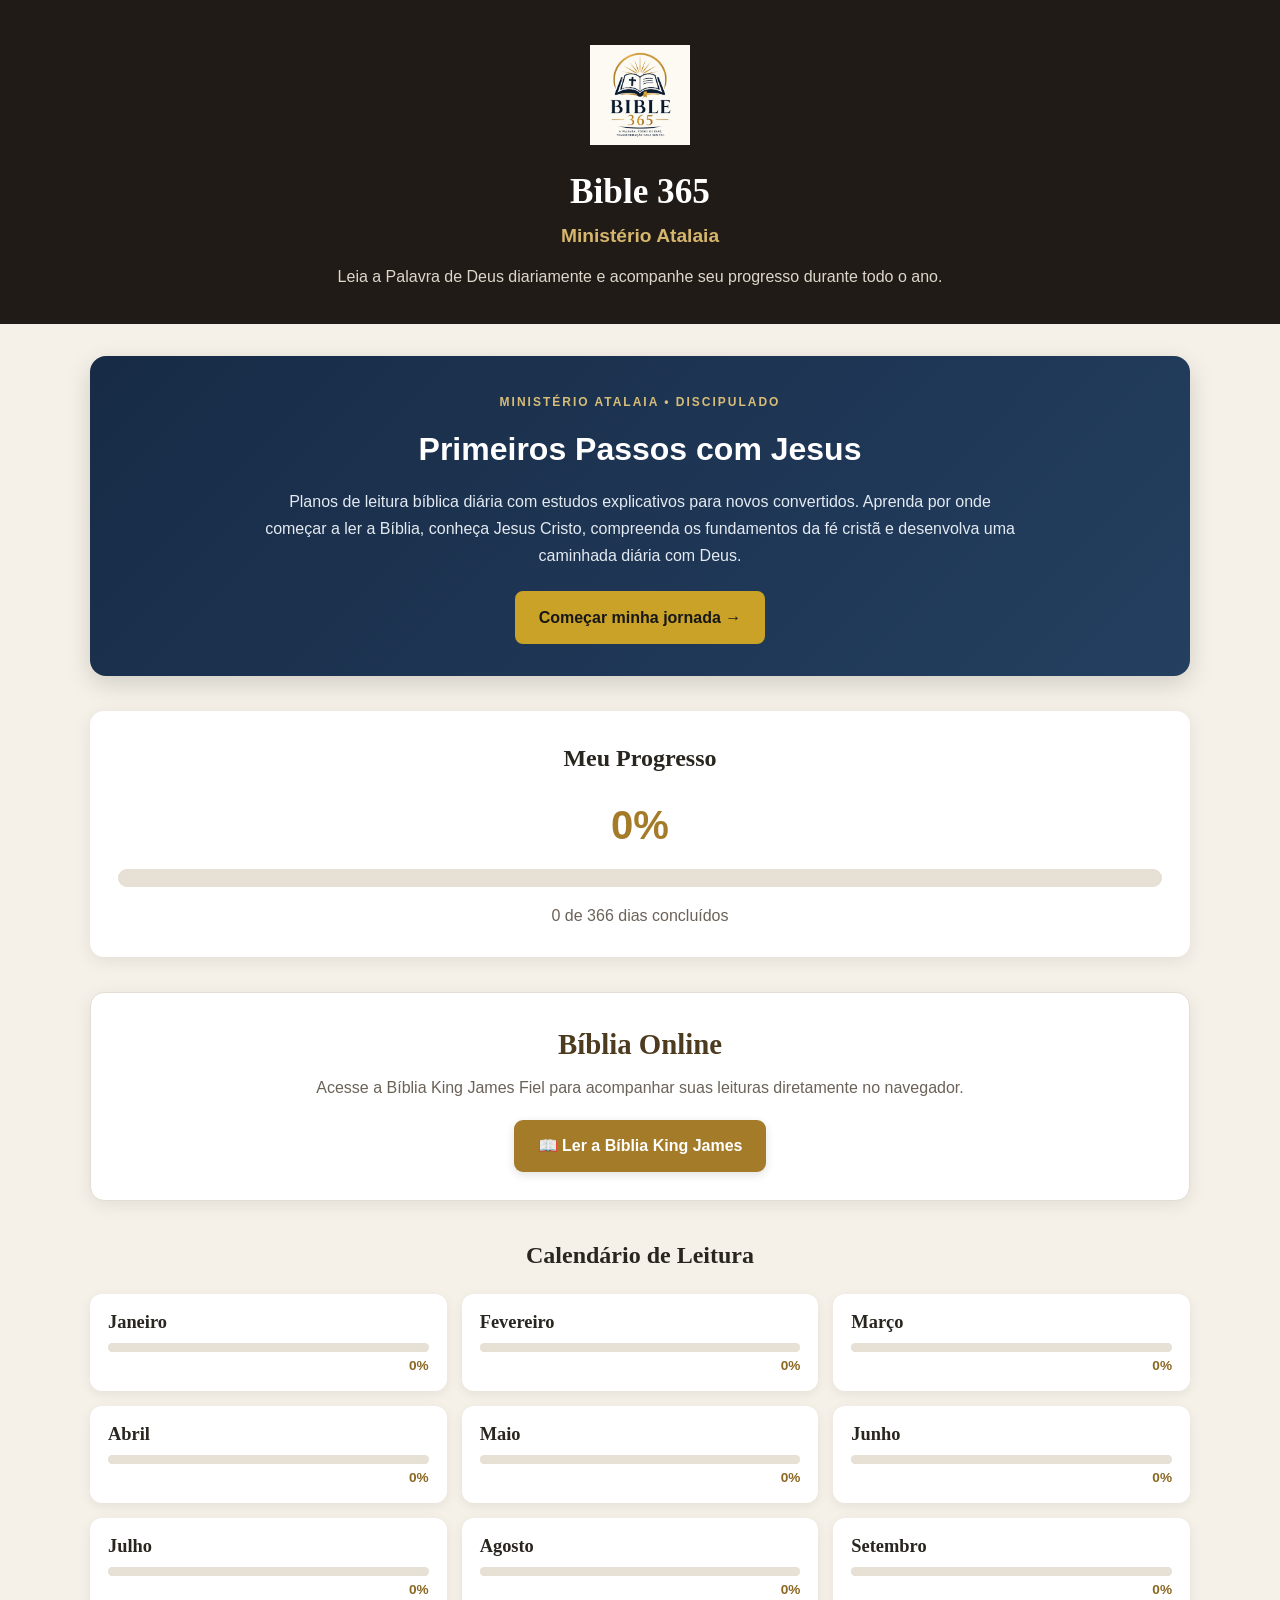
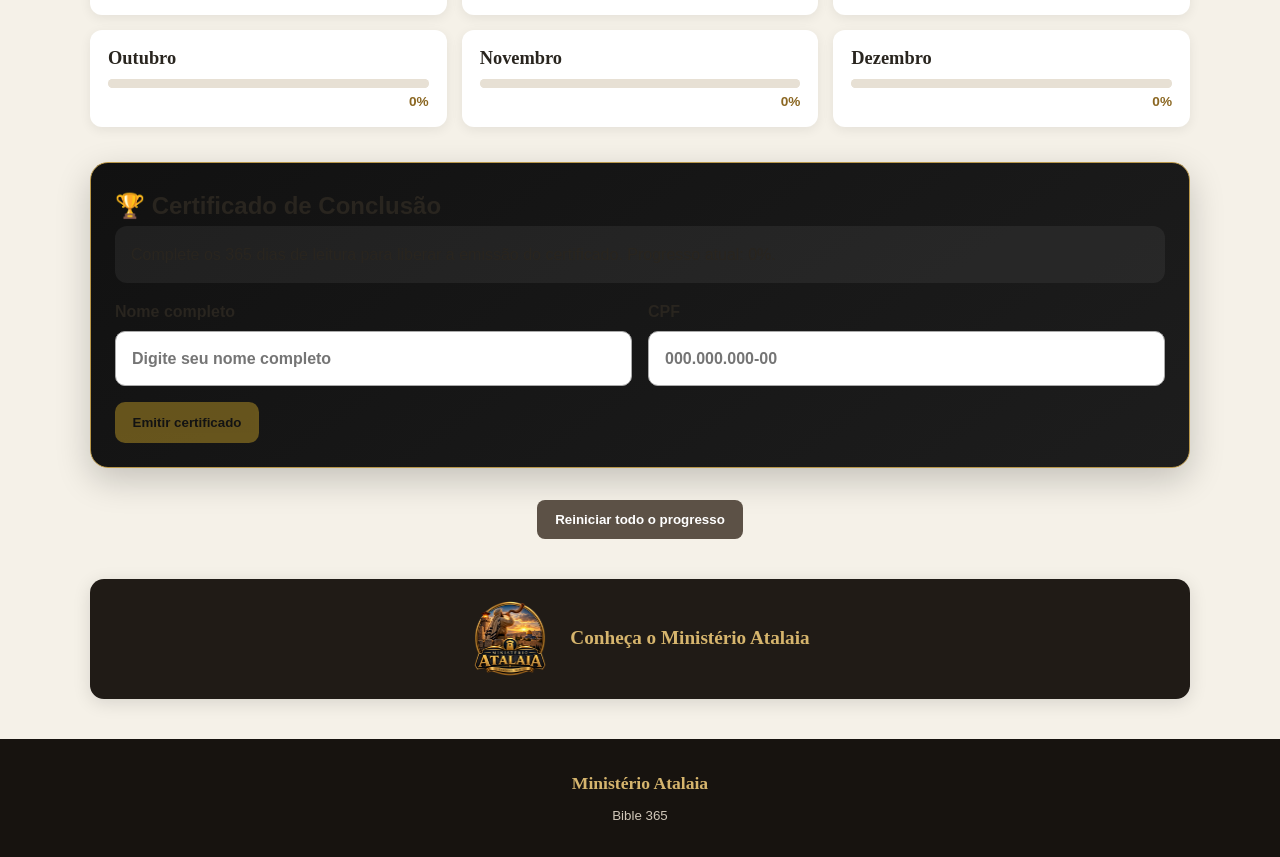
<file: index.html>
<!DOCTYPE html>
<html lang="pt-BR">

<head>
    <meta charset="UTF-8">
    <meta name="viewport" content="width=device-width, initial-scale=1.0">

    <title>Bible 365 | Ministério Atalaia</title>

    <meta
        name="description"
        content="Calendário para leitura da Bíblia em um ano — Ministério Atalaia."
    >

    <link rel="stylesheet" href="css/style.css">

    <link rel="manifest" href="manifest.json">

<style>
.certificado-area{margin:2rem auto;max-width:1100px;padding:1.5rem;background:linear-gradient(145deg,#111,#1d1d1d);border:1px solid #b9974a;border-radius:18px;box-shadow:0 12px 35px rgba(0,0,0,.2)}
.certificado-area h2{margin-top:0}.certificado-status{padding:1rem;border-radius:12px;background:rgba(255,255,255,.06);margin-bottom:1rem}.certificado-form{display:grid;grid-template-columns:1fr 1fr;gap:1rem}.certificado-form label{display:flex;flex-direction:column;gap:.4rem;font-weight:600}.certificado-form input{padding:.85rem 1rem;border:1px solid #aaa;border-radius:10px;font:inherit;background:#fff;color:#111}.certificado-acoes{display:flex;flex-wrap:wrap;gap:.75rem;margin-top:1rem}.certificado-acoes button{padding:.8rem 1.1rem;border:0;border-radius:10px;cursor:pointer;font-weight:700}.btn-certificado{background:#c9a227;color:#111}.btn-certificado:disabled{opacity:.45;cursor:not-allowed}.btn-imprimir{background:#fff;color:#111}.certificado-visualizacao{margin-top:1.5rem}.certificado{position:relative;box-sizing:border-box;width:100%;aspect-ratio:297/210;min-height:600px;padding:38px;background:#f7f4ea;color:#171717;overflow:hidden;border:12px solid #161616;box-shadow:inset 0 0 0 3px #c9a227,inset 0 0 0 10px #f7f4ea,inset 0 0 0 13px #c9a227;font-family:Georgia,'Times New Roman',serif}.certificado::before,.certificado::after{content:'';position:absolute;width:90px;height:90px;border:2px solid #c9a227;opacity:.8}.certificado::before{top:22px;left:22px;border-right:0;border-bottom:0}.certificado::after{right:22px;bottom:22px;border-left:0;border-top:0}.certificado-conteudo{height:100%;display:flex;flex-direction:column;align-items:center;justify-content:center;text-align:center;position:relative;z-index:1}.certificado-logo{width:110px;height:110px;object-fit:contain;margin-bottom:.3rem}.certificado-ministerio{font-size:1.15rem;letter-spacing:.25em;text-transform:uppercase;font-weight:700}.certificado-titulo{font-size:clamp(2rem,5vw,4rem);letter-spacing:.12em;margin:.35rem 0;color:#9b7815;text-transform:uppercase}.certificado-texto{font-size:1.1rem;margin:.25rem 0}.certificado-nome{font-size:clamp(1.7rem,4vw,3rem);font-weight:700;border-bottom:2px solid #9b7815;padding:.25rem 2rem;margin:.4rem 0;max-width:90%;word-break:break-word}.certificado-info{display:flex;gap:2rem;flex-wrap:wrap;justify-content:center;margin-top:.5rem;font-size:.95rem}.certificado-selo{position:absolute;right:9%;bottom:14%;width:105px;height:105px;border:3px double #9b7815;border-radius:50%;display:flex;align-items:center;justify-content:center;text-align:center;font-weight:700;font-size:.85rem;color:#9b7815;transform:rotate(-10deg);background:#f7f4ea}.certificado-rodape{display:flex;justify-content:space-between;width:80%;margin-top:1.2rem;font-size:.9rem}.assinatura{border-top:1px solid #333;padding-top:.35rem;min-width:210px}.codigo{font-size:.75rem;opacity:.7;margin-top:.6rem}
@media(max-width:700px){.certificado-form{grid-template-columns:1fr}.certificado{min-height:520px;padding:25px}.certificado-selo{position:static;margin-top:.8rem;width:75px;height:75px}.certificado-rodape{width:95%;gap:1rem}.assinatura{min-width:140px}}
@media print{body *{visibility:hidden!important}.certificado-impressao,.certificado-impressao *{visibility:visible!important}.certificado-impressao{position:absolute!important;inset:0!important;width:100%!important;margin:0!important;padding:0!important}.certificado{width:297mm!important;height:210mm!important;min-height:210mm!important;aspect-ratio:auto!important;border:12px solid #161616!important;box-shadow:inset 0 0 0 3px #c9a227,inset 0 0 0 10px #f7f4ea,inset 0 0 0 13px #c9a227!important}.certificado-area,.certificado-visualizacao{margin:0!important;padding:0!important;border:0!important;box-shadow:none!important;background:none!important}.certificado-impressao{display:block!important}@page{size:A4 landscape;margin:0}}
</style>

</head>

<body>

    <!-- =====================================================
         CABEÇALHO
    ====================================================== -->

    <header class="cabecalho">

        <a
            href="index.html"
            class="logo"
            aria-label="Ministério Atalaia"
        >
            <img
                src="img/logo_bible365.png"
                alt="Ministério Atalaia"
            >
        </a>

        <h1>
            Bible 365
        </h1>

        <p class="subtitulo">
            Ministério Atalaia
        </p>

        <p class="descricao">
            Leia a Palavra de Deus diariamente e acompanhe
            seu progresso durante todo o ano.
        </p>

    </header>


    <!-- =====================================================
     PRIMEIROS PASSOS COM JESUS
====================================================== -->

<section class="primeiros-passos" aria-labelledby="titulo-primeiros-passos">

    <div class="primeiros-passos-conteudo">

        <span class="etiqueta">MINISTÉRIO ATALAIA • DISCIPULADO</span>


<h2 id="titulo-primeiros-passos">
    Primeiros Passos com Jesus
</h2>

<p>
    Planos de leitura bíblica diária com estudos explicativos
    para novos convertidos. Aprenda por onde começar a ler
    a Bíblia, conheça Jesus Cristo, compreenda os fundamentos
    da fé cristã e desenvolva uma caminhada diária com Deus.
</p>

<a href="primeirosPassos_pagina_inicial.html" class="botao-primeiros-passos">
    Começar minha jornada →
</a>

    </div>

</section>


    <!-- =====================================================
         CONTEÚDO PRINCIPAL
    ====================================================== -->

    <main>

        <!-- PROGRESSO GERAL -->

        <section
            class="progresso-geral"
            aria-labelledby="titulo-progresso"
        >

            <h2 id="titulo-progresso">
                Meu Progresso
            </h2>

            <div class="porcentagem-geral">

                <strong id="porcentagem-geral">
                    0%
                </strong>

            </div>

            <progress
                id="progresso-geral-barra"
                value="0"
                max="100"
            >
                0%
            </progress>

            <p>
                <span id="dias-concluidos">0</span>
                de
                <span id="total-dias">365</span>
                dias concluídos
            </p>

        </section>

        <!-- =====================================================
     BÍBLIA ONLINE
====================================================== -->

<section class="biblia-online" aria-labelledby="titulo-biblia-online">

    <h2 id="titulo-biblia-online">
        Bíblia Online
    </h2>

    <p>
        Acesse a Bíblia King James Fiel para acompanhar
        suas leituras diretamente no navegador.
    </p>

    <a
        href="https://www.bibliaonline.com.br/bkj"
        target="_blank"
        rel="noopener noreferrer"
        class="botao-biblia"
    >
        📖 Ler a Bíblia King James
    </a>

</section>


        <!-- =================================================
             MESES
        ================================================== -->

        <section
            class="meses"
            aria-labelledby="titulo-meses"
        >

            <h2 id="titulo-meses">
                Calendário de Leitura
            </h2>

            <div
                id="lista-meses"
                class="lista-meses"
            >

                <button
                    type="button"
                    class="botao-mes"
                    data-mes="0"
                >
                    <span class="nome-mes">
                        Janeiro
                    </span>

                    <progress
                        id="progresso-mes-0"
                        value="0"
                        max="100"
                    ></progress>

                    <span id="porcentagem-mes-0">
                        0%
                    </span>
                </button>


                <button
                    type="button"
                    class="botao-mes"
                    data-mes="1"
                >
                    <span class="nome-mes">
                        Fevereiro
                    </span>

                    <progress
                        id="progresso-mes-1"
                        value="0"
                        max="100"
                    ></progress>

                    <span id="porcentagem-mes-1">
                        0%
                    </span>
                </button>


                <button
                    type="button"
                    class="botao-mes"
                    data-mes="2"
                >
                    <span class="nome-mes">
                        Março
                    </span>

                    <progress
                        id="progresso-mes-2"
                        value="0"
                        max="100"
                    ></progress>

                    <span id="porcentagem-mes-2">
                        0%
                    </span>
                </button>


                <button
                    type="button"
                    class="botao-mes"
                    data-mes="3"
                >
                    <span class="nome-mes">
                        Abril
                    </span>

                    <progress
                        id="progresso-mes-3"
                        value="0"
                        max="100"
                    ></progress>

                    <span id="porcentagem-mes-3">
                        0%
                    </span>
                </button>


                <button
                    type="button"
                    class="botao-mes"
                    data-mes="4"
                >
                    <span class="nome-mes">
                        Maio
                    </span>

                    <progress
                        id="progresso-mes-4"
                        value="0"
                        max="100"
                    ></progress>

                    <span id="porcentagem-mes-4">
                        0%
                    </span>
                </button>


                <button
                    type="button"
                    class="botao-mes"
                    data-mes="5"
                >
                    <span class="nome-mes">
                        Junho
                    </span>

                    <progress
                        id="progresso-mes-5"
                        value="0"
                        max="100"
                    ></progress>

                    <span id="porcentagem-mes-5">
                        0%
                    </span>
                </button>


                <button
                    type="button"
                    class="botao-mes"
                    data-mes="6"
                >
                    <span class="nome-mes">
                        Julho
                    </span>

                    <progress
                        id="progresso-mes-6"
                        value="0"
                        max="100"
                    ></progress>

                    <span id="porcentagem-mes-6">
                        0%
                    </span>
                </button>


                <button
                    type="button"
                    class="botao-mes"
                    data-mes="7"
                >
                    <span class="nome-mes">
                        Agosto
                    </span>

                    <progress
                        id="progresso-mes-7"
                        value="0"
                        max="100"
                    ></progress>

                    <span id="porcentagem-mes-7">
                        0%
                    </span>
                </button>


                <button
                    type="button"
                    class="botao-mes"
                    data-mes="8"
                >
                    <span class="nome-mes">
                        Setembro
                    </span>

                    <progress
                        id="progresso-mes-8"
                        value="0"
                        max="100"
                    ></progress>

                    <span id="porcentagem-mes-8">
                        0%
                    </span>
                </button>


                <button
                    type="button"
                    class="botao-mes"
                    data-mes="9"
                >
                    <span class="nome-mes">
                        Outubro
                    </span>

                    <progress
                        id="progresso-mes-9"
                        value="0"
                        max="100"
                    ></progress>

                    <span id="porcentagem-mes-9">
                        0%
                    </span>
                </button>


                <button
                    type="button"
                    class="botao-mes"
                    data-mes="10"
                >
                    <span class="nome-mes">
                        Novembro
                    </span>

                    <progress
                        id="progresso-mes-10"
                        value="0"
                        max="100"
                    ></progress>

                    <span id="porcentagem-mes-10">
                        0%
                    </span>
                </button>


                <button
                    type="button"
                    class="botao-mes"
                    data-mes="11"
                >
                    <span class="nome-mes">
                        Dezembro
                    </span>

                    <progress
                        id="progresso-mes-11"
                        value="0"
                        max="100"
                    ></progress>

                    <span id="porcentagem-mes-11">
                        0%
                    </span>
                </button>

            </div>

        </section>


        <!-- =================================================
             CERTIFICADO DE CONCLUSÃO
        ================================================== -->

        <section class="certificado-area" aria-labelledby="titulo-certificado">
            <h2 id="titulo-certificado">🏆 Certificado de Conclusão</h2>
            <div id="certificado-status" class="certificado-status">Complete os 365 dias de leitura para liberar a emissão do certificado.</div>
            <div class="certificado-form">
                <label for="nome-certificado">Nome completo
                    <input id="nome-certificado" type="text" maxlength="100" autocomplete="name" placeholder="Digite seu nome completo">
                </label>
                <label for="cpf-certificado">CPF
                    <input id="cpf-certificado" type="text" inputmode="numeric" maxlength="14" autocomplete="off" placeholder="000.000.000-00">
                </label>
            </div>
            <div class="certificado-acoes">
                <button type="button" id="emitir-certificado" class="btn-certificado" disabled>Emitir certificado</button>
                <button type="button" id="imprimir-certificado" class="btn-imprimir" hidden>Imprimir / Salvar PDF</button>
            </div>
            <div id="certificado-impressao" class="certificado-impressao certificado-visualizacao" hidden>
                <div class="certificado">
                    <div class="certificado-conteudo">
                        <img src="img/logo_ministerioAtalaia.png" alt="Ministério Atalaia" class="certificado-logo">
                        <div class="certificado-ministerio">Ministério Atalaia</div>
                        <div class="certificado-titulo">Certificado</div>
                        <p class="certificado-texto">Certificamos que</p>
                        <div id="certificado-nome" class="certificado-nome">Nome do participante</div>
                        <p class="certificado-texto">concluiu o plano de leitura bíblica <strong>Bible 365</strong>,
                            completando <strong>365 dias</strong> de leitura da Palavra de Deus.</p>
                        <div class="certificado-info">
                            <span>CPF: <strong id="certificado-cpf">000.000.000-00</strong></span>
                            <span>Conclusão: <strong id="certificado-data">00/00/0000</strong></span>
                        </div>
                        <div class="certificado-selo">100%<br>BIBLE<br>365</div>
                        <div class="certificado-rodape">
                            <div class="assinatura">Ministério Atalaia</div>
                            <div class="assinatura">Bible 365</div>
                        </div>
                        <div id="certificado-codigo" class="codigo">Código de emissão: B365-0000-000000</div>
                    </div>
                </div>
            </div>
        </section>


        <!-- =================================================
             LEITURAS
        ================================================== -->

        <section
            id="area-leituras"
            class="area-leituras"
            hidden
            aria-labelledby="titulo-mes"
        >

            <div class="cabecalho-leituras">

                <h2 id="titulo-mes">
                    Leituras
                </h2>

                <p id="resumo-mes">
                    0 de 0 dias concluídos — 0%
                </p>

            </div>


            <div
                id="leituras"
                class="lista-leituras"
            >
                <!-- As leituras serão inseridas pelo JavaScript -->
            </div>


            <div class="controles-mes">

                <button
                    type="button"
                    id="marcar-mes"
                >
                    Marcar mês como concluído
                </button>

                <button
                    type="button"
                    id="desmarcar-mes"
                >
                    Desmarcar mês
                </button>

            </div>

        </section>


        <!-- =================================================
             RESET
        ================================================== -->

        <section class="controle-geral">

            <button
                type="button"
                id="limpar-progresso"
            >
                Reiniciar todo o progresso
            </button>

        </section>

    </main>


    <!-- =====================================================
         MINISTÉRIO ATALAIA
    ====================================================== -->

    <section class="banner-ministerio">

        <a
            href="https://dvalenascimento.github.io/ministerioAtalaia/"
            target="_blank"
            rel="noopener noreferrer"
        >

            <img
                src="img/logo_ministerioAtalaia.png"
                alt="Ministério Atalaia"
            >

            <span>
                Conheça o Ministério Atalaia
            </span>

        </a>

    </section>


    <!-- =====================================================
         FOOTER
    ====================================================== -->

    <footer class="rodape">

        <p>
            Ministério Atalaia
        </p>

        <p>
            <small>
                Bible 365
            </small>
        </p>

    </footer>


    <!-- =====================================================
         JAVASCRIPT
    ====================================================== -->

    <script src="js/script.js"></script>

</body>

</html>
</file>
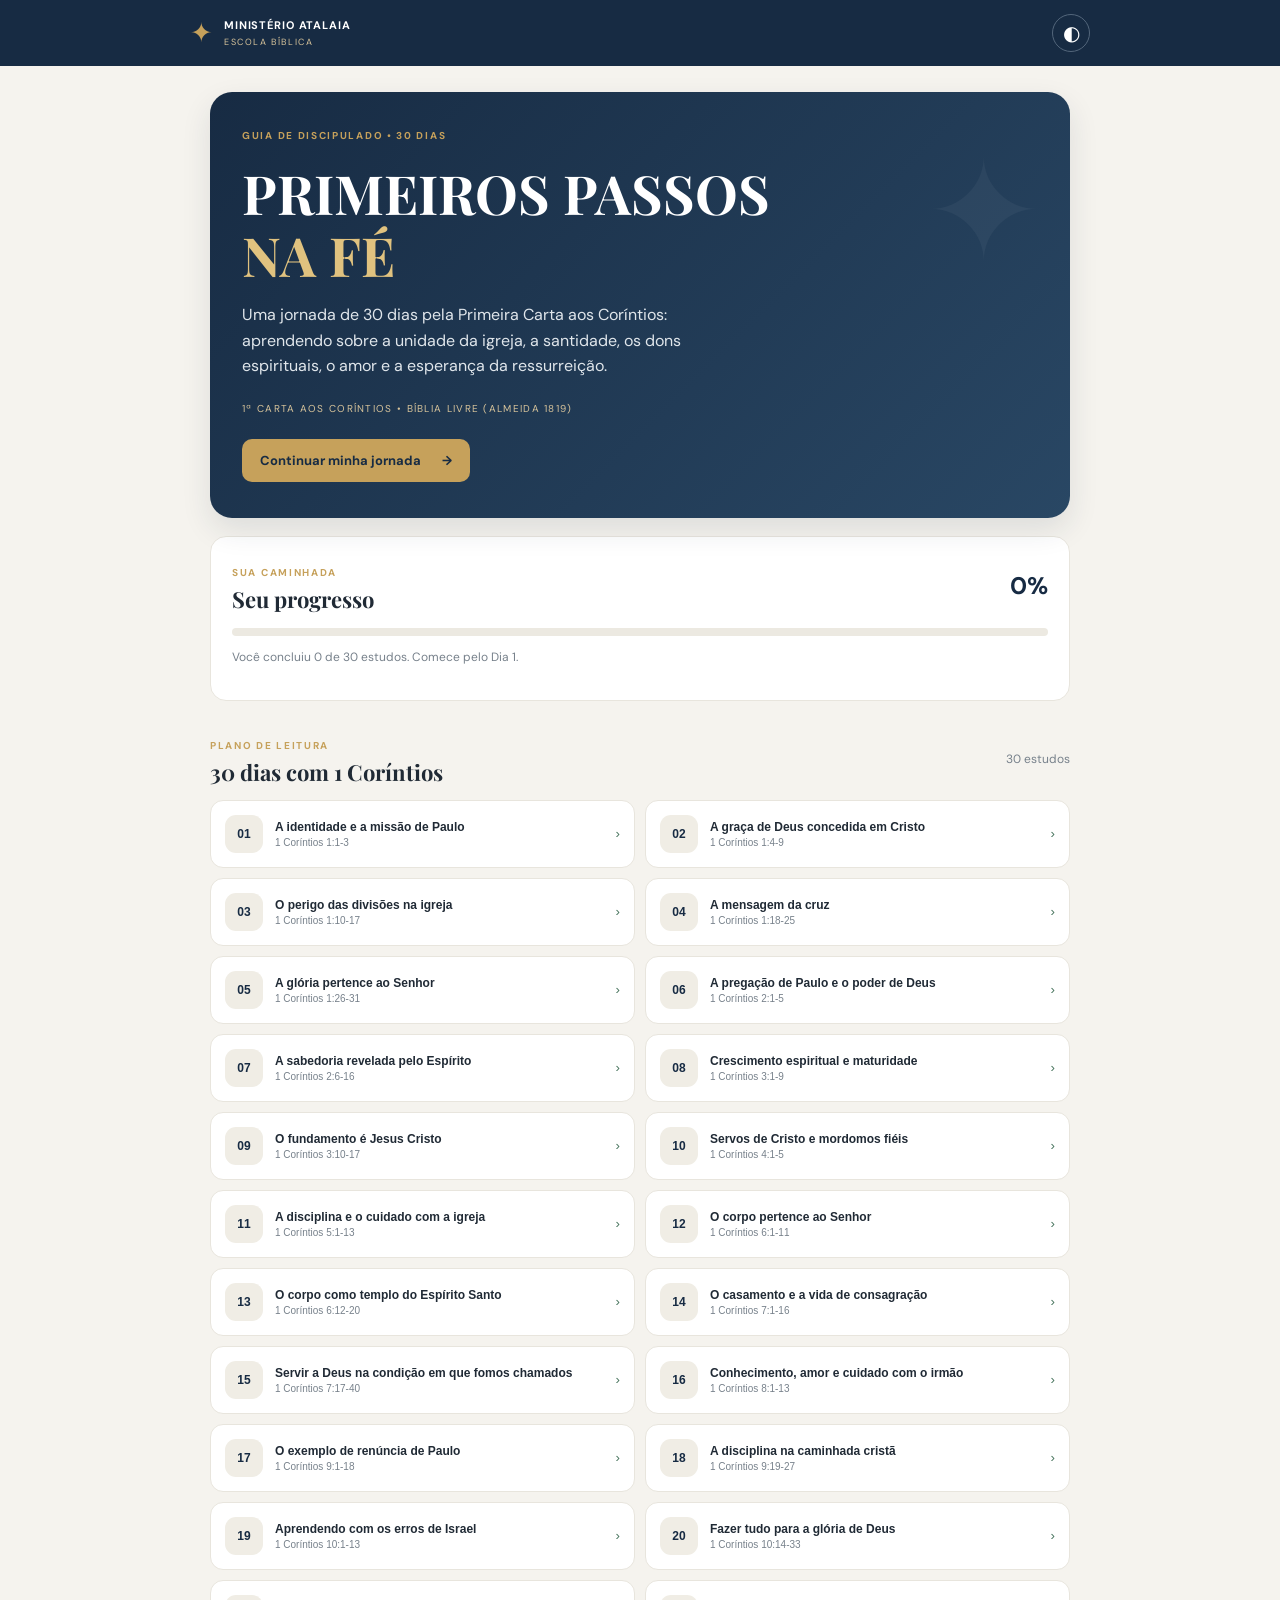
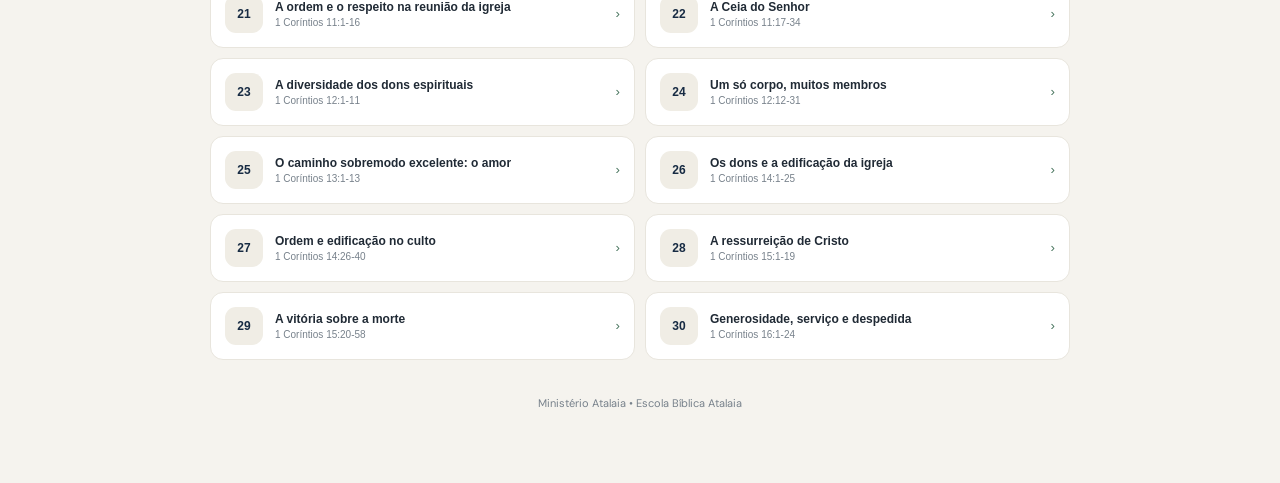
<file: 1-corintios.html>
<!doctype html>
<html lang="pt-BR">
<head>
<meta charset="utf-8">
<meta name="viewport" content="width=device-width,initial-scale=1">
<meta name="theme-color" content="#172b43">
<meta name="description" content="Plano de discipulado bíblico de 30 dias na Primeira Carta aos Coríntios — Ministério Atalaia.">
<title>Primeiros Passos na Fé | 1 Coríntios — Ministério Atalaia</title>

<style>
@import url('https://fonts.googleapis.com/css2?family=DM+Sans:wght@400;500;600;700&family=Playfair+Display:wght@500;600;700&display=swap');

:root{
--navy:#172b43;--navy2:#294764;--gold:#c6a15b;
--paper:#f5f3ee;--card:#fff;--ink:#202a35;
--muted:#77818b;--line:#e8e5dd;--soft:#f8f6f1;--green:#47745d
}

*{box-sizing:border-box}
body{margin:0;background:var(--paper);color:var(--ink);font-family:'DM Sans',sans-serif;line-height:1.6}
.topbar{height:66px;background:var(--navy);color:#fff;display:flex;align-items:center;justify-content:space-between;padding:0 max(20px,calc((100% - 900px)/2));position:sticky;top:0;z-index:5}
.brand{display:flex;align-items:center;gap:10px;color:#fff;text-decoration:none;letter-spacing:.08em;font-size:11px}
.brand small{display:block;color:#d8c49b;font-size:9px;letter-spacing:.18em}
.brand-mark{color:var(--gold);font-size:27px}
.icon-btn{border:1px solid #53667b;color:white;background:transparent;border-radius:50%;width:38px;height:38px;font-size:20px;cursor:pointer}
main{max-width:900px;margin:auto;padding:26px 20px 60px}
.view{display:none}
.view.active{display:block}
.hero{background:linear-gradient(135deg,#172b43,#294764);border-radius:22px;padding:36px 32px;color:#fff;position:relative;overflow:hidden;box-shadow:0 12px 30px #172b431c}
.hero:after{content:"✦";position:absolute;right:28px;top:8px;font-size:140px;color:#ffffff0b}
.eyebrow,.section-kicker,.card-label{font-size:10px;letter-spacing:.17em;font-weight:700;color:var(--gold)}
h1,h2{font-family:'Playfair Display',serif;line-height:1.15}
.hero h1{font-size:clamp(34px,7vw,54px);margin:18px 0 12px}
.hero h1 em{font-style:normal;color:#e0c27f}
.hero p{max-width:500px;color:#e0e6eb;margin-bottom:22px}
.hero-meta{font-size:10px;letter-spacing:.13em;color:#d8c49b;margin-bottom:22px}
.primary-btn,.secondary-btn{border:0;border-radius:10px;padding:13px 18px;font:700 13px 'DM Sans';cursor:pointer}
.primary-btn{background:var(--gold);color:#172b43}
.primary-btn span{margin-left:18px}
.secondary-btn{background:#eae6dc;color:var(--navy)}
.progress-card,.content-card{background:var(--card);border:1px solid var(--line);border-radius:16px;padding:21px;margin-top:18px}
.progress-heading,.section-heading{display:flex;align-items:center;justify-content:space-between}
.progress-heading h2,.section-heading h2{font-size:22px;margin:3px 0}
.progress-heading strong{font-size:24px;color:var(--navy)}
.progress-track{height:8px;background:#ece9e1;border-radius:10px;overflow:hidden;margin:13px 0 8px}
.progress-track span{display:block;height:100%;width:0;background:var(--green);border-radius:10px;transition:width .25s}
.progress-card p,.muted{color:var(--muted);font-size:12px}
.section-heading{margin:30px 0 12px}
.day-list{display:grid;grid-template-columns:repeat(2,minmax(0,1fr));gap:10px}
.day-item{background:var(--card);border:1px solid var(--line);border-radius:13px;padding:14px;display:flex;align-items:center;gap:12px;text-align:left;cursor:pointer;color:var(--ink);width:100%}
.day-item:hover{border-color:var(--gold)}
.day-number{width:38px;height:38px;border-radius:11px;background:#f0ede5;color:var(--navy);display:grid;place-items:center;font-weight:700;font-size:12px;flex-shrink:0}
.day-item.done .day-number{background:#e3eee7;color:var(--green)}
.day-info strong{display:block;font-size:12px}
.day-info small{display:block;color:var(--muted);font-size:10px;margin-top:3px}
.day-check{margin-left:auto;color:var(--green)}
footer{text-align:center;color:var(--muted);font-size:11px;padding:35px 0 10px}
.back-btn{border:0;background:transparent;color:var(--navy);font-weight:700;padding:5px 0 18px;cursor:pointer}
.study-topline{display:flex;align-items:center;gap:12px}
.pill{background:#e8e1d2;color:#6e5528;border-radius:30px;padding:5px 11px;font-size:10px;font-weight:700;letter-spacing:.1em}
.study-title{font-size:clamp(30px,6vw,42px);margin:16px 0 5px;color:var(--navy)}
.study-reference{color:var(--muted);margin:0 0 18px}
.study-content{max-width:720px}
.content-card{padding:22px;margin:13px 0}
.content-card h2{font-size:21px;margin:7px 0 10px;color:var(--navy)}
.content-card p{font-size:14px;margin:8px 0}
.reference-box{padding:12px 14px;background:var(--soft);border-left:3px solid var(--gold);font-weight:700;color:var(--navy);margin:12px 0}
.content-card label{display:block;font-size:12px;font-weight:700;margin:16px 0 7px;color:var(--navy)}
textarea{width:100%;resize:vertical;border:1px solid var(--line);border-radius:10px;padding:12px;font:13px/1.6 'DM Sans';background:#fff;color:#202a35}
textarea:focus{outline:2px solid #c6a15b66;border-color:var(--gold)}
.tiny-note{font-size:10px!important;color:var(--muted)}
.explain-point{padding:10px 0;border-bottom:1px solid var(--line);font-size:14px}
.explain-point:last-child{border:0}
.memory-verse{font-family:'Playfair Display',serif;font-size:18px!important;color:var(--navy)}
.scripture-text{background:var(--soft);border:1px solid var(--line);border-radius:12px;padding:14px 16px;margin:14px 0}
.scripture-verse{display:grid;grid-template-columns:25px 1fr;gap:8px;padding:7px 0;border-bottom:1px solid var(--line);font-size:14px;line-height:1.75}
.scripture-verse:last-child{border:0}
.scripture-verse sup{color:#9a793d;font-weight:700;font-size:10px;padding-top:3px}
.scripture-status{color:var(--muted);font-size:12px}
.scripture-error{color:#a33b32;font-size:13px}
.verse-ref{font-size:11px;color:#8a6b32;font-weight:700}
.question{font-size:13px;font-weight:600;margin:13px 0 5px}
.prayer-card{background:#f0eee7}
.study-actions{display:flex;gap:8px;align-items:center;justify-content:space-between;flex-wrap:wrap;margin-top:18px}
.study-actions .primary-btn{flex:1}
.dark{--paper:#101b28;--card:#1b2b3b;--ink:#edf0f2;--muted:#aab4bd;--line:#344454;--soft:#243649}
.dark .day-item,.dark textarea{background:#1b2b3b;color:#edf0f2}
.dark .day-number{background:#2b4054;color:#e4c987}
.dark .content-card h2,.dark .study-title,.dark .reference-box{color:#e7d3a5}
.dark .reference-box,.dark .prayer-card{background:#26394c}
.dark .secondary-btn{background:#34485b;color:#fff}
.dark .progress-track{background:#344454}
.dark .progress-heading strong{color:#e7d3a5}
@media(max-width:560px){
main{padding:17px 14px 40px}
.hero{padding:28px 22px}
.day-list{grid-template-columns:1fr}
.progress-card,.content-card{padding:17px}
.study-actions{display:grid;grid-template-columns:1fr 1fr}
.study-actions .primary-btn{grid-column:1/-1;grid-row:1}
.study-actions #prevBtn{grid-column:1}
.study-actions #nextBtn{grid-column:2}
.hero h1{font-size:37px}
}
</style>
</head>

<body>
<header class="topbar">
<a class="brand" href="#" id="homeLink" aria-label="Início">
<span class="brand-mark">✦</span>
<span><strong>MINISTÉRIO ATALAIA</strong><small>ESCOLA BÍBLICA</small></span>
</a>
<button class="icon-btn" id="themeBtn" aria-label="Alternar tema" title="Alternar tema">◐</button>
</header>

<main>
<section id="homeView" class="view active">
<section class="hero">
<div class="eyebrow">GUIA DE DISCIPULADO • 30 DIAS</div>
<h1>PRIMEIROS PASSOS<br><em>NA FÉ</em></h1>
<p>Uma jornada de 30 dias pela Primeira Carta aos Coríntios: aprendendo sobre a unidade da igreja, a santidade, os dons espirituais, o amor e a esperança da ressurreição.</p>
<div class="hero-meta">1ª CARTA AOS CORÍNTIOS • BÍBLIA LIVRE (ALMEIDA 1819)</div>
<button class="primary-btn" id="continueBtn">Continuar minha jornada <span>→</span></button>
</section>

<section class="progress-card">
<div class="progress-heading">
<div><span class="section-kicker">SUA CAMINHADA</span><h2>Seu progresso</h2></div>
<strong id="progressPercent">0%</strong>
</div>
<div class="progress-track"><span id="progressBar"></span></div>
<p id="progressText">Você ainda não concluiu nenhum estudo. Comece pelo Dia 1.</p>
</section>

<div class="section-heading">
<div><span class="section-kicker">PLANO DE LEITURA</span><h2>30 dias com 1 Coríntios</h2></div>
<span class="muted">30 estudos</span>
</div>
<div id="dayList" class="day-list"></div>
<footer>Ministério Atalaia • Escola Bíblica Atalaia</footer>
</section>

<section id="studyView" class="view">
<button class="back-btn" id="backBtn">← Voltar ao plano</button>
<div class="study-topline">
<span id="studyDayLabel" class="pill">DIA 1</span>
<span id="studyWeek" class="muted"></span>
</div>
<h1 id="studyTitle" class="study-title"></h1>
<p id="studyReference" class="study-reference"></p>

<div class="study-content">
<article class="content-card scripture-card">
<div class="card-label">01 • LEITURA BÍBLICA</div>
<h2>Texto bíblico</h2>
<p id="readingIntro"></p>
<div class="reference-box" id="readingReference"></div>
<div id="scriptureText" class="scripture-text" aria-live="polite"><p>O texto bíblico será carregado automaticamente.</p></div>
<p id="scriptureCopyright" class="tiny-note">Texto bíblico: Bíblia Livre (Almeida 1819), disponibilizada pela API Midvash. Requer conexão com a internet.</p>
</article>

<article class="content-card">
<div class="card-label">02 • CONTEXTO</div>
<h2>Entendendo o contexto</h2>
<p id="contextText"></p>
</article>

<article class="content-card">
<div class="card-label">03 • EXPLICAÇÃO BÍBLICA</div>
<h2>O que o texto ensina?</h2>
<div id="explanationText"></div>
</article>

<article class="content-card">
<div class="card-label">04 • PARA A VIDA</div>
<h2>Aplicação prática</h2>
<p id="applicationText"></p>
</article>

<article class="content-card">
<div class="card-label">05 • MEMORIZAÇÃO</div>
<h2>Versículo para guardar</h2>
<p id="memoryText" class="memory-verse"></p>
<span id="memoryReference" class="verse-ref"></span>
</article>

<article class="content-card">
<div class="card-label">06 • REFLEXÃO</div>
<h2>Pense e responda</h2>
<div id="questions"></div>
<label for="notesInput">Minhas anotações</label>
<textarea id="notesInput" rows="5" placeholder="O que aprendi? O que preciso colocar em prática?"></textarea>
<button class="secondary-btn" id="saveNotesBtn">Salvar minhas anotações</button>
</article>

<article class="content-card prayer-card">
<div class="card-label">07 • MOMENTO DE ORAÇÃO</div>
<h2>Ore ao Senhor</h2>
<p id="prayerText"></p>
</article>
</div>

<div class="study-actions">
<button class="secondary-btn" id="prevBtn">← Anterior</button>
<button class="primary-btn" id="completeBtn">Marcar como concluído ✓</button>
<button class="secondary-btn" id="nextBtn">Próximo →</button>
</div>
</section>
</main>

<script>
const studies = [
{
day:1,title:"A identidade e a missão de Paulo",ref:"1 Coríntios 1:1-3",week:"Semana 1 • A igreja e sua identidade",
intro:"Leia a saudação da carta e observe como Paulo apresenta seu chamado e identifica a comunidade cristã.",
context:"Paulo inicia a carta identificando-se como apóstolo de Jesus Cristo pela vontade de Deus. Ele escreve à igreja de Corinto, formada por pessoas santificadas em Cristo e chamadas para viver como povo de Deus.",
points:[
"Paulo reconhece que seu apostolado procede da vontade de Deus.",
"A igreja pertence a Deus e está ligada a Jesus Cristo.",
"Os cristãos são santificados em Cristo e chamados para uma vida dedicada ao Senhor.",
"A expressão invocar o nome de Jesus demonstra a centralidade de Cristo na comunidade.",
"A graça e a paz procedem de Deus Pai e do Senhor Jesus Cristo."
],
application:"Lembre-se de que sua identidade cristã está em Cristo. Você faz parte de um povo chamado por Deus para viver em santidade, comunhão e fidelidade.",
memory:"À igreja de Deus que está em Corinto, aos santificados em Cristo Jesus, chamados santos.",
memoryRef:"1 Coríntios 1:2 — confira o texto completo acima.",
questions:["Como Paulo descreve seu chamado?","A quem pertence a igreja mencionada na saudação?","O que significa ser chamado para viver como santo?"],
prayer:"Senhor, obrigado porque em Cristo somos chamados para pertencer a ti. Ajuda-me a viver de maneira santa e fiel, reconhecendo que minha vida pertence ao Senhor. Amém."
},
{
day:2,title:"A graça de Deus concedida em Cristo",ref:"1 Coríntios 1:4-9",week:"Semana 1 • A igreja e sua identidade",
intro:"Leia a gratidão de Paulo pelas bênçãos concedidas à igreja e pela fidelidade de Deus.",
context:"Antes de tratar dos problemas existentes na igreja de Corinto, Paulo agradece pela graça de Deus. Ele reconhece que os cristãos receberam riquezas espirituais em Cristo e que Deus é fiel para conduzi-los até o fim.",
points:[
"Paulo agradece a Deus pela graça concedida à igreja em Cristo.",
"Os cristãos foram enriquecidos em Cristo em palavra e conhecimento.",
"O testemunho de Cristo foi confirmado entre os irmãos.",
"Os dons recebidos devem servir à edificação da comunidade.",
"Deus é fiel e chama seu povo à comunhão com Jesus Cristo."
],
application:"Reconheça as bênçãos que Deus concedeu a você. Use seus dons com responsabilidade e mantenha sua confiança na fidelidade do Senhor.",
memory:"Fiel é Deus, pelo qual fostes chamados para a comunhão de seu Filho Jesus Cristo nosso Senhor.",
memoryRef:"1 Coríntios 1:9 — confira o texto completo acima.",
questions:["Por que Paulo agradece a Deus?","Quais riquezas espirituais são mencionadas?","O que aprendemos sobre a fidelidade de Deus?"],
prayer:"Pai, obrigado por tua graça e fidelidade. Ajuda-me a valorizar os dons recebidos e a permanecer em comunhão com Jesus Cristo. Amém."
},
{
day:3,title:"O perigo das divisões na igreja",ref:"1 Coríntios 1:10-17",week:"Semana 1 • A igreja e sua identidade",
intro:"Leia o apelo de Paulo à unidade e sua preocupação com as divisões existentes na igreja.",
context:"A igreja de Corinto estava enfrentando conflitos e grupos que se identificavam com diferentes líderes. Paulo corrige essa postura e lembra que Cristo não está dividido e que a igreja não deve transformar servos de Deus em motivo de competição.",
points:[
"Paulo pede que os irmãos falem a mesma coisa e evitem divisões.",
"As contendas prejudicam a comunhão e o testemunho da igreja.",
"Os cristãos não devem transformar líderes humanos em motivo de orgulho.",
"Cristo é o centro da fé e não deve ser substituído por preferências pessoais.",
"O Evangelho deve ser anunciado para que a cruz de Cristo não seja esvaziada."
],
application:"Evite alimentar disputas e comparações entre irmãos. Valorize a unidade em Cristo e coloque o Evangelho acima de preferências pessoais.",
memory:"Rogo-vos, porém, irmãos, pelo nome de nosso Senhor Jesus Cristo, que digais todos uma mesma coisa.",
memoryRef:"1 Coríntios 1:10 — confira o texto completo acima.",
questions:["Qual problema Paulo identifica na igreja?","Por que não devemos exaltar líderes humanos?","Como podemos contribuir para a unidade da igreja?"],
prayer:"Senhor Jesus, guarda meu coração contra o orgulho e as divisões. Ensina-me a promover a paz, a comunhão e a unidade do teu povo. Amém."
},
{
day:4,title:"A mensagem da cruz",ref:"1 Coríntios 1:18-25",week:"Semana 1 • A igreja e sua identidade",
intro:"Leia como Paulo apresenta a cruz de Cristo e contrasta a sabedoria de Deus com a sabedoria humana.",
context:"Paulo ensina que a mensagem da cruz parece loucura para aqueles que se perdem, mas é o poder de Deus para os que são salvos. A salvação não depende da capacidade intelectual humana, mas da obra de Cristo.",
points:[
"A palavra da cruz é poder de Deus para os que são salvos.",
"A sabedoria humana não consegue substituir a revelação de Deus.",
"Cristo crucificado é o centro da mensagem apostólica.",
"Deus demonstra sua sabedoria e poder de maneira diferente dos padrões humanos.",
"A salvação deve conduzir à humildade diante da obra de Cristo."
],
application:"Não tenha vergonha da mensagem da cruz. Coloque sua confiança em Jesus e não na aparência de sabedoria, prestígio ou capacidade humana.",
memory:"Porque a palavra da cruz é loucura para os que perecem; mas para nós, que somos salvos, é o poder de Deus.",
memoryRef:"1 Coríntios 1:18 — confira o texto completo acima.",
questions:["Como a mensagem da cruz é recebida pelos que perecem?","O que a cruz representa para os salvos?","Por que a sabedoria humana não substitui o poder de Deus?"],
prayer:"Pai, obrigado pela obra de Jesus na cruz. Ajuda-me a confiar no teu poder e a anunciar o Evangelho com coragem e humildade. Amém."
},
{
day:5,title:"A glória pertence ao Senhor",ref:"1 Coríntios 1:26-31",week:"Semana 1 • A igreja e sua identidade",
intro:"Observe como Deus escolhe aquilo que o mundo considera fraco e desprezado para manifestar sua graça.",
context:"Paulo lembra aos coríntios que muitos deles não eram considerados importantes segundo os padrões humanos. Deus, porém, manifesta sua graça e impede que alguém se glorie diante dele.",
points:[
"Deus não escolhe segundo os critérios de prestígio do mundo.",
"O Senhor usa pessoas consideradas fracas para manifestar seu poder.",
"A salvação não é motivo para orgulho pessoal.",
"Em Cristo recebemos sabedoria, justiça, santificação e redenção.",
"Aquele que se gloria deve gloriar-se no Senhor."
],
application:"Não compare seu valor com o reconhecimento que o mundo oferece. Sirva a Deus com humildade e reconheça que toda honra pertence ao Senhor.",
memory:"Aquele que se gloria glorie-se no Senhor.",
memoryRef:"1 Coríntios 1:31 — confira o texto completo acima.",
questions:["Quais critérios humanos Deus contrasta neste texto?","O que recebemos por meio de Cristo?","Em quem devemos nos gloriar?"],
prayer:"Senhor, livra-me do orgulho e da comparação. Que minha vida reconheça tua graça e que toda honra seja dada a ti. Amém."
},
{
day:6,title:"A pregação de Paulo e o poder de Deus",ref:"1 Coríntios 2:1-5",week:"Semana 1 • A sabedoria de Deus",
intro:"Leia como Paulo descreve sua maneira de anunciar o Evangelho em Corinto.",
context:"Paulo não fundamentou sua mensagem em demonstrações de eloquência ou sabedoria humana. Sua pregação estava centrada em Jesus Cristo crucificado, para que a fé dos ouvintes estivesse firmada no poder de Deus.",
points:[
"Paulo anuncia o testemunho de Deus sem depender de ostentação humana.",
"Jesus Cristo crucificado é o centro da pregação.",
"A fraqueza humana não impede a manifestação do poder de Deus.",
"A fé não deve depender da habilidade de quem anuncia.",
"O fundamento da confiança cristã é o poder de Deus."
],
application:"Compartilhe o Evangelho com simplicidade e fidelidade. Não dependa apenas de técnicas ou palavras bonitas; confie no poder de Deus.",
memory:"Para que a vossa fé não se apoiasse em sabedoria dos homens, mas no poder de Deus.",
memoryRef:"1 Coríntios 2:5 — confira o texto completo acima.",
questions:["Qual era o centro da pregação de Paulo?","Por que ele não queria depender da sabedoria humana?","Onde deve estar fundamentada a fé cristã?"],
prayer:"Deus, ajuda-me a anunciar tua Palavra com fidelidade. Que minha confiança esteja no teu poder e não na capacidade humana. Amém."
},
{
day:7,title:"A sabedoria revelada pelo Espírito",ref:"1 Coríntios 2:6-16",week:"Semana 1 • A sabedoria de Deus",
intro:"Leia sobre a sabedoria de Deus e a ação do Espírito Santo na compreensão das coisas espirituais.",
context:"Paulo explica que a sabedoria de Deus não é igual à sabedoria deste mundo. Deus revelou sua verdade pelo Espírito, que conhece as profundezas de Deus e capacita os cristãos a compreenderem as coisas espirituais.",
points:[
"A sabedoria de Deus é diferente dos valores passageiros deste mundo.",
"O propósito de Deus estava oculto e foi revelado por sua graça.",
"O Espírito Santo conhece as profundezas de Deus.",
"A compreensão espiritual depende da revelação do Espírito.",
"A mente de Cristo orienta a maneira cristã de pensar e discernir."
],
application:"Busque compreender a Palavra com humildade e dependência do Espírito Santo. Não avalie a verdade de Deus apenas pelos critérios deste mundo.",
memory:"Nós temos a mente de Cristo.",
memoryRef:"1 Coríntios 2:16 — confira o texto completo acima.",
questions:["Como a sabedoria de Deus se diferencia da sabedoria do mundo?","Quem conhece as profundezas de Deus?","O que significa ter a mente de Cristo?"],
prayer:"Espírito Santo, ilumina meu entendimento para compreender a Palavra. Ajuda-me a pensar e agir segundo a vontade de Deus. Amém."
},
{
day:8,title:"Crescimento espiritual e maturidade",ref:"1 Coríntios 3:1-9",week:"Semana 2 • A edificação da igreja",
intro:"Leia a correção de Paulo sobre a imaturidade espiritual e a importância de trabalhar em unidade.",
context:"Paulo identifica ciúmes e contendas entre os coríntios como sinais de imaturidade. Ele explica que os ministros são cooperadores de Deus e que o crescimento espiritual vem do próprio Senhor.",
points:[
"A imaturidade espiritual pode ser percebida nas atitudes e relacionamentos.",
"Ciúmes e contendas revelam problemas na comunhão.",
"Os líderes são servos que trabalham na obra de Deus.",
"Um planta e outro rega, mas Deus é quem dá o crescimento.",
"A igreja é lavoura e edifício de Deus."
],
application:"Avalie suas atitudes e abandone comportamentos que produzem divisão. Cresça na fé e reconheça que o crescimento da igreja pertence a Deus.",
memory:"Eu plantei, Apolo regou; mas Deus deu o crescimento.",
memoryRef:"1 Coríntios 3:6 — confira o texto completo acima.",
questions:["Quais atitudes demonstravam imaturidade em Corinto?","Qual é a função dos servos de Deus?","Quem concede o crescimento espiritual?"],
prayer:"Senhor, amadurece minha fé. Livra-me de ciúmes e contendas e ajuda-me a cooperar com humildade na edificação da tua igreja. Amém."
},
{
day:9,title:"O fundamento é Jesus Cristo",ref:"1 Coríntios 3:10-17",week:"Semana 2 • A edificação da igreja",
intro:"Leia sobre o fundamento da igreja e a responsabilidade de construir sobre ele.",
context:"Paulo compara a obra ministerial à construção de um edifício. Jesus Cristo é o fundamento, e cada pessoa deve ter cuidado com a maneira como edifica sobre esse fundamento.",
points:[
"Jesus Cristo é o único fundamento da igreja.",
"Cada trabalhador deve ter cuidado com a qualidade de sua obra.",
"As obras serão provadas e terão suas qualidades manifestadas.",
"A igreja é apresentada como templo de Deus.",
"Deus leva a sério a maneira como seu povo é tratado e edificado."
],
application:"Construa sua vida sobre Jesus Cristo e examine suas escolhas. Procure servir com fidelidade, responsabilidade e compromisso com a Palavra.",
memory:"Porque ninguém pode pôr outro fundamento além do que já está posto, o qual é Jesus Cristo.",
memoryRef:"1 Coríntios 3:11 — confira o texto completo acima.",
questions:["Quem é o fundamento da igreja?","O que a imagem da construção ensina sobre o serviço cristão?","Como devemos tratar a igreja de Deus?"],
prayer:"Jesus, sê o fundamento de minha vida. Ajuda-me a construir sobre tua Palavra e a servir com fidelidade. Amém."
},
{
day:10,title:"Servos de Cristo e mordomos fiéis",ref:"1 Coríntios 4:1-5",week:"Semana 2 • A edificação da igreja",
intro:"Leia como Paulo descreve os ministros de Cristo e a responsabilidade de serem encontrados fiéis.",
context:"Paulo ensina que os ministros devem ser considerados servos de Cristo e despenseiros dos mistérios de Deus. A principal exigência de um mordomo é que seja encontrado fiel.",
points:[
"Os ministros são servos de Cristo, não donos da igreja.",
"Os servos administram aquilo que pertence a Deus.",
"A fidelidade é uma exigência fundamental no serviço cristão.",
"O julgamento humano não é a avaliação final da vida de alguém.",
"Deus conhece as intenções e os propósitos do coração."
],
application:"Seja fiel naquilo que Deus colocou sob sua responsabilidade. Sirva sem buscar reconhecimento humano e lembre-se de que o Senhor conhece suas motivações.",
memory:"Além disso, requer-se dos despenseiros que cada um se ache fiel.",
memoryRef:"1 Coríntios 4:2 — confira o texto completo acima.",
questions:["Como Paulo descreve os ministros de Cristo?","Qual é a exigência principal para um mordomo?","Quem conhece as intenções do coração?"],
prayer:"Senhor, ajuda-me a ser fiel em tudo o que colocares em minhas mãos. Purifica minhas intenções e ensina-me a servir para tua glória. Amém."
},
{
day:11,title:"A disciplina e o cuidado com a igreja",ref:"1 Coríntios 5:1-13",week:"Semana 2 • Santidade na comunidade",
intro:"Leia a orientação de Paulo diante de um caso grave de imoralidade na comunidade cristã.",
context:"Paulo trata de uma situação de pecado público que estava sendo tolerada pela igreja. Sua orientação mostra que a comunidade cristã deve levar a santidade a sério e tratar o pecado com responsabilidade, visando a correção.",
points:[
"A igreja não deve tratar o pecado grave com indiferença.",
"A disciplina tem relação com a santidade da comunidade.",
"O orgulho espiritual pode impedir o reconhecimento de problemas.",
"A imagem do fermento ensina como o pecado tolerado pode afetar o conjunto.",
"A correção deve considerar a seriedade da comunhão com Deus."
],
application:"Não normalize aquilo que a Palavra de Deus chama de pecado. Pratique a verdade com amor, responsabilidade e compromisso com a restauração.",
memory:"Alimpai-vos, pois, do fermento velho, para que sejais uma nova massa.",
memoryRef:"1 Coríntios 5:7 — confira o texto completo acima.",
questions:["Qual problema Paulo corrige na igreja?","O que a figura do fermento ensina?","Por que a santidade da comunidade deve ser preservada?"],
prayer:"Pai, dá-nos discernimento para tratar o pecado com seriedade e amor. Ajuda tua igreja a viver em santidade e verdade. Amém."
},
{
day:12,title:"O corpo pertence ao Senhor",ref:"1 Coríntios 6:1-11",week:"Semana 2 • Santidade na comunidade",
intro:"Leia as orientações sobre conflitos entre irmãos e a nova identidade daqueles que foram lavados e santificados.",
context:"Paulo repreende os cristãos por levarem disputas entre irmãos aos tribunais de maneira que prejudicava o testemunho da igreja. Ele recorda que a vida em Cristo transforma a identidade e a conduta dos que creem.",
points:[
"Os conflitos entre irmãos devem ser tratados com sabedoria e responsabilidade.",
"A injustiça não combina com a identidade do Reino de Deus.",
"Paulo lembra que alguns dos cristãos viviam anteriormente em práticas pecaminosas.",
"Em Cristo, os crentes foram lavados, santificados e justificados.",
"A nova identidade deve produzir uma nova maneira de viver."
],
application:"Procure resolver conflitos com justiça, humildade e disposição para a reconciliação. Lembre-se de que sua vida foi transformada por Cristo.",
memory:"Mas haveis sido lavados, mas haveis sido santificados, mas haveis sido justificados em nome do Senhor Jesus.",
memoryRef:"1 Coríntios 6:11 — confira o texto completo acima.",
questions:["Que problema Paulo identifica nos conflitos entre irmãos?","O que significa ter sido lavado e santificado?","Como a nova identidade deve influenciar nossas atitudes?"],
prayer:"Senhor, transforma minhas atitudes e ensina-me a buscar a reconciliação. Que minha vida demonstre a mudança que recebemos em Cristo. Amém."
},
{
day:13,title:"O corpo como templo do Espírito Santo",ref:"1 Coríntios 6:12-20",week:"Semana 3 • A vida cristã no cotidiano",
intro:"Leia sobre a liberdade cristã, a santidade do corpo e a responsabilidade de glorificar a Deus.",
context:"Paulo ensina que a liberdade não deve ser usada como justificativa para qualquer comportamento. O corpo pertence ao Senhor e é templo do Espírito Santo, por isso a vida física também deve glorificar a Deus.",
points:[
"Nem tudo o que é permitido é necessariamente proveitoso.",
"O cristão não deve ser dominado por qualquer prática ou desejo.",
"O corpo pertence ao Senhor e tem valor diante de Deus.",
"O corpo do cristão é templo do Espírito Santo.",
"Os cristãos foram comprados por preço e devem glorificar a Deus."
],
application:"Cuide de sua vida física, moral e espiritual. Use sua liberdade com responsabilidade e tome decisões que honrem a Deus.",
memory:"Ou não sabeis que o vosso corpo é o templo do Espírito Santo, que habita em vós?",
memoryRef:"1 Coríntios 6:19 — confira o texto completo acima.",
questions:["Por que nem tudo que é permitido é proveitoso?","O que significa dizer que o corpo é templo do Espírito Santo?","Como podemos glorificar a Deus com nosso corpo?"],
prayer:"Espírito Santo, ajuda-me a honrar a Deus com meu corpo, minhas escolhas e meus pensamentos. Ensina-me a viver em santidade. Amém."
},
{
day:14,title:"O casamento e a vida de consagração",ref:"1 Coríntios 7:1-16",week:"Semana 3 • A vida cristã no cotidiano",
intro:"Leia as orientações de Paulo sobre o casamento, a responsabilidade conjugal e a vida familiar.",
context:"Paulo responde a questões apresentadas pela igreja sobre casamento e relacionamento conjugal. O texto trata de responsabilidade, respeito mútuo e compromisso, sem transformar a condição civil em medida de valor espiritual.",
points:[
"O casamento envolve responsabilidade e cuidado mútuo.",
"Marido e mulher devem considerar um ao outro com respeito.",
"A intimidade conjugal não deve ser tratada com egoísmo.",
"A separação exige seriedade e consideração diante de Deus.",
"A fé cristã deve influenciar a maneira como os relacionamentos são vividos."
],
application:"Valorize o respeito, o diálogo, a fidelidade e o cuidado nos relacionamentos. Não use a fé como justificativa para negligenciar suas responsabilidades familiares.",
memory:"Porque o marido descrente é santificado pela mulher; e a mulher descrente é santificada pelo marido.",
memoryRef:"1 Coríntios 7:14 — leia o contexto completo acima.",
questions:["Que responsabilidades aparecem no relacionamento conjugal?","Por que o respeito mútuo é importante?","Como a fé deve influenciar a vida familiar?"],
prayer:"Senhor, abençoa os relacionamentos e as famílias. Ensina-nos a viver com fidelidade, respeito, paciência e amor. Amém."
},
{
day:15,title:"Servir a Deus na condição em que fomos chamados",ref:"1 Coríntios 7:17-40",week:"Semana 3 • A vida cristã no cotidiano",
intro:"Leia os ensinamentos de Paulo sobre contentamento, chamado e dedicação ao Senhor.",
context:"Paulo orienta os cristãos a não considerarem sua condição social ou civil como impedimento para servir a Deus. O essencial é viver fielmente diante do Senhor e manter o coração dedicado a ele.",
points:[
"Cada cristão deve viver com fidelidade diante de Deus.",
"A condição social não determina o valor espiritual de uma pessoa.",
"O chamado de Deus deve orientar a maneira de viver.",
"As preocupações da vida podem disputar espaço com a dedicação ao Senhor.",
"A consagração envolve prioridades e escolhas feitas diante de Deus."
],
application:"Sirva a Deus onde você está e com as responsabilidades que possui. Organize suas prioridades para que Cristo permaneça no centro de sua vida.",
memory:"Cada um fique na vocação em que foi chamado.",
memoryRef:"1 Coríntios 7:20 — confira o texto completo acima.",
questions:["O que Paulo ensina sobre a condição em que fomos chamados?","A posição social determina o valor espiritual?","Como podemos manter Cristo no centro das prioridades?"],
prayer:"Pai, ajuda-me a servir com fidelidade na condição em que me encontro. Que minhas prioridades demonstrem dedicação ao Senhor. Amém."
},
{
day:16,title:"Conhecimento, amor e cuidado com o irmão",ref:"1 Coríntios 8:1-13",week:"Semana 3 • Liberdade e responsabilidade",
intro:"Leia a orientação de Paulo sobre conhecimento, amor e responsabilidade diante da consciência de outros irmãos.",
context:"A igreja discutia a questão dos alimentos sacrificados aos ídolos. Paulo ensina que o conhecimento sem amor pode produzir orgulho, enquanto o amor edifica. A liberdade cristã deve considerar o bem espiritual do próximo.",
points:[
"O conhecimento pode produzir orgulho quando não é acompanhado de amor.",
"O amor edifica e deve orientar a liberdade cristã.",
"Há um só Deus e um só Senhor, Jesus Cristo.",
"A consciência de um irmão mais fraco deve ser considerada.",
"A liberdade não deve se tornar motivo de tropeço para outra pessoa."
],
application:"Não use seu conhecimento ou sua liberdade para desprezar outros irmãos. Considere o impacto de suas atitudes e escolha aquilo que edifica.",
memory:"A ciência incha, mas o amor edifica.",
memoryRef:"1 Coríntios 8:1 — confira o texto completo acima.",
questions:["Qual é o perigo do conhecimento sem amor?","Como a liberdade cristã deve ser exercida?","Por que devemos considerar a consciência do irmão?"],
prayer:"Senhor, ensina-me a usar o conhecimento com humildade e a liberdade com amor. Que minhas atitudes edifiquem meus irmãos. Amém."
},
{
day:17,title:"O exemplo de renúncia de Paulo",ref:"1 Coríntios 9:1-18",week:"Semana 3 • Liberdade e responsabilidade",
intro:"Leia como Paulo apresenta seus direitos apostólicos e explica por que escolheu não usar alguns deles.",
context:"Paulo defende seu direito de receber sustento pelo trabalho ministerial, mas mostra que abriu mão desse direito em determinadas circunstâncias para não criar obstáculos ao Evangelho.",
points:[
"Paulo apresenta evidências de seu apostolado.",
"Quem trabalha no ministério pode receber sustento pelo serviço realizado.",
"O direito legítimo pode ser renunciado por amor ao Evangelho.",
"Paulo deseja anunciar o Evangelho sem criar impedimentos desnecessários.",
"A motivação do serviço cristão deve ser a fidelidade a Deus."
],
application:"Aprenda a colocar o avanço do Evangelho acima de interesses pessoais. Em algumas situações, abrir mão de um direito pode ser uma expressão de amor e serviço.",
memory:"Fiz-me tudo para todos, para por todos os meios chegar a salvar alguns.",
memoryRef:"1 Coríntios 9:22 — confira o texto completo acima.",
questions:["Que direito Paulo apresenta neste capítulo?","Por que ele abriu mão de determinados direitos?","O que podemos aprender sobre renúncia e serviço?"],
prayer:"Senhor, dá-me um coração disposto a servir. Ajuda-me a colocar o Evangelho acima dos interesses pessoais e a agir com amor. Amém."
},
{
day:18,title:"A disciplina na caminhada cristã",ref:"1 Coríntios 9:19-27",week:"Semana 4 • Perseverança e fidelidade",
intro:"Leia a comparação entre a vida cristã e a preparação de um atleta que busca alcançar o prêmio.",
context:"Paulo utiliza a imagem dos atletas para ensinar sobre disciplina, domínio próprio e perseverança. A liberdade cristã não significa viver sem direção, mas caminhar com propósito e compromisso.",
points:[
"Paulo adapta sua abordagem para alcançar pessoas sem abandonar a fidelidade a Deus.",
"A vida cristã exige propósito e disposição para servir.",
"Os atletas exercem domínio próprio para alcançar um prêmio passageiro.",
"O cristão busca uma recompensa incorruptível.",
"A disciplina espiritual exige perseverança e domínio próprio."
],
application:"Estabeleça uma rotina de oração, leitura bíblica e serviço. Não abandone sua caminhada diante das dificuldades; prossiga com os olhos em Cristo.",
memory:"Todo aquele que luta de tudo se abstém; eles o fazem para alcançar uma coroa corruptível, nós, porém, uma incorruptível.",
memoryRef:"1 Coríntios 9:25 — confira o texto completo acima.",
questions:["O que a figura do atleta ensina sobre a vida cristã?","Por que o domínio próprio é importante?","Qual é o objetivo da disciplina espiritual?"],
prayer:"Pai, fortalece minha perseverança. Ajuda-me a desenvolver domínio próprio e a permanecer fiel até o fim. Amém."
},
{
day:19,title:"Aprendendo com os erros de Israel",ref:"1 Coríntios 10:1-13",week:"Semana 4 • Perseverança e fidelidade",
intro:"Leia os exemplos do povo de Israel e o alerta de Paulo contra a confiança excessiva em si mesmo.",
context:"Paulo recorda acontecimentos da caminhada de Israel no deserto. Mesmo tendo recebido privilégios espirituais, muitos caíram em desobediência. O apóstolo usa esses exemplos para advertir a igreja e ensinar sobre vigilância e fidelidade.",
points:[
"Os acontecimentos do passado servem de advertência para o povo de Deus.",
"Privilégios espirituais não devem produzir falsa segurança.",
"A idolatria e a desobediência afastam o coração de Deus.",
"O cristão deve vigiar para não cair em tentação.",
"Deus é fiel e oferece escape para que possamos suportar a tentação."
],
application:"Não confie apenas em sua própria força. Vigie suas atitudes, fuja da idolatria e procure a direção de Deus diante das tentações.",
memory:"Não veio sobre vós tentação, senão humana; mas fiel é Deus, que não vos deixará tentar acima do que podeis.",
memoryRef:"1 Coríntios 10:13 — confira o texto completo acima.",
questions:["Por que Paulo recorda os acontecimentos de Israel?","Quais perigos são mencionados?","O que aprendemos sobre a fidelidade de Deus diante da tentação?"],
prayer:"Senhor, guarda meu coração e ajuda-me a permanecer vigilante. Dá-me força para resistir à tentação e fidelidade para obedecer à tua Palavra. Amém."
},
{
day:20,title:"Fazer tudo para a glória de Deus",ref:"1 Coríntios 10:14-33",week:"Semana 4 • Perseverança e fidelidade",
intro:"Leia as orientações sobre fugir da idolatria e agir de modo que Deus seja glorificado.",
context:"Paulo conclui sua orientação sobre os alimentos sacrificados aos ídolos. Ele chama os cristãos a fugir da idolatria e a considerar a consciência do próximo, buscando sempre a glória de Deus.",
points:[
"O cristão deve fugir da idolatria.",
"A comunhão com Cristo exige fidelidade e exclusividade.",
"A liberdade precisa ser exercida com responsabilidade.",
"O bem do próximo deve ser considerado nas decisões.",
"Todas as atividades devem ser realizadas para a glória de Deus."
],
application:"Antes de tomar decisões, pergunte se sua atitude honra a Deus e edifica outras pessoas. Faça da glória do Senhor o objetivo de sua rotina.",
memory:"Portanto, quer comais quer bebais, ou façais outra qualquer coisa, fazei tudo para glória de Deus.",
memoryRef:"1 Coríntios 10:31 — confira o texto completo acima.",
questions:["De que prática Paulo orienta os cristãos a fugir?","Como devemos considerar o próximo?","O que significa fazer tudo para a glória de Deus?"],
prayer:"Pai, que minhas palavras, escolhas e atitudes glorifiquem teu nome. Livra-me da idolatria e ensina-me a agir com amor e responsabilidade. Amém."
},
{
day:21,title:"A ordem e o respeito na reunião da igreja",ref:"1 Coríntios 11:1-16",week:"Semana 4 • A vida comunitária",
intro:"Leia as orientações de Paulo sobre comportamento, respeito e ordem na reunião da comunidade cristã.",
context:"Paulo trata de questões relacionadas à conduta dos homens e das mulheres nas reuniões da igreja de Corinto. O trecho deve ser considerado dentro de seu contexto histórico e do princípio de honra e respeito na adoração comunitária.",
points:[
"Paulo apresenta a imitação de seu exemplo na medida em que ele segue a Cristo.",
"A adoração comunitária deve refletir respeito e consideração.",
"O texto trata de costumes e sinais de honra presentes na comunidade de Corinto.",
"A conduta dos cristãos deve evitar escândalo e desordem.",
"A igreja deve buscar uma adoração que honre a Deus."
],
application:"Procure compreender as orientações bíblicas em seu contexto e pratique respeito, humildade e consideração nas reuniões da igreja.",
memory:"Sede meus imitadores, como também eu de Cristo.",
memoryRef:"1 Coríntios 11:1 — confira o texto completo acima.",
questions:["Qual é o modelo que Paulo apresenta?","Por que o contexto da igreja de Corinto é importante?","Como podemos demonstrar respeito na adoração?"],
prayer:"Senhor, ajuda-me a seguir o exemplo de Cristo e a participar da comunhão com humildade, respeito e reverência. Amém."
},
{
day:22,title:"A Ceia do Senhor",ref:"1 Coríntios 11:17-34",week:"Semana 4 • A vida comunitária",
intro:"Leia a correção de Paulo sobre a maneira como a igreja celebrava a Ceia do Senhor.",
context:"A celebração da Ceia em Corinto estava marcada por divisões e atitudes egoístas. Paulo recorda a instituição da Ceia por Jesus e ensina que ela deve ser celebrada com discernimento, reverência e consideração pelos irmãos.",
points:[
"A Ceia do Senhor não deve ser marcada por divisões e egoísmo.",
"Paulo recorda o ensino recebido sobre a instituição da Ceia por Jesus.",
"O pão e o cálice apontam para a memória da morte do Senhor.",
"A participação exige autoexame e discernimento.",
"A igreja deve esperar uns pelos outros e demonstrar consideração."
],
application:"Participe da Ceia com reverência, gratidão e exame pessoal. Valorize a comunhão da igreja e não transforme esse momento em uma prática vazia.",
memory:"Fazei isto em memória de mim.",
memoryRef:"1 Coríntios 11:24 — confira o texto completo acima.",
questions:["Qual problema existia na celebração da Ceia em Corinto?","O que a Ceia anuncia?","Por que o autoexame é importante?"],
prayer:"Senhor Jesus, obrigado por teu sacrifício. Ensina-me a participar da Ceia com reverência, gratidão e amor pela tua igreja. Amém."
},
{
day:23,title:"A diversidade dos dons espirituais",ref:"1 Coríntios 12:1-11",week:"Semana 5 • Os dons e o amor",
intro:"Leia sobre a diversidade dos dons e a atuação do mesmo Espírito na igreja.",
context:"Paulo orienta os coríntios a compreenderem corretamente os dons espirituais. Há diversidade de dons, serviços e operações, mas o mesmo Espírito, o mesmo Senhor e o mesmo Deus atuam na comunidade.",
points:[
"Os cristãos não devem permanecer ignorantes sobre os dons espirituais.",
"Há diversidade de dons, mas o Espírito é o mesmo.",
"Os serviços são diferentes, mas o Senhor é o mesmo.",
"Os dons são concedidos para o que for útil à comunidade.",
"O Espírito distribui os dons conforme sua vontade."
],
application:"Valorize os dons que Deus concede e procure utilizá-los para edificar a igreja. Não transforme os dons em motivo de comparação ou orgulho.",
memory:"Mas a manifestação do Espírito é dada a cada um para o que for útil.",
memoryRef:"1 Coríntios 12:7 — confira o texto completo acima.",
questions:["Quem concede os dons espirituais?","Qual é a finalidade dos dons?","Por que a diversidade não deve produzir competição?"],
prayer:"Espírito Santo, ensina-me a reconhecer e utilizar os dons com humildade. Que tudo o que fizer contribua para a edificação da igreja. Amém."
},
{
day:24,title:"Um só corpo, muitos membros",ref:"1 Coríntios 12:12-31",week:"Semana 5 • Os dons e o amor",
intro:"Leia a comparação da igreja com um corpo formado por muitos membros diferentes.",
context:"Paulo utiliza a figura do corpo humano para ensinar que a igreja é uma unidade formada por muitos membros. Cada pessoa possui uma função e todas são importantes para o funcionamento saudável do corpo.",
points:[
"A igreja é comparada a um corpo com muitos membros.",
"O batismo em um só Espírito aponta para a unidade dos cristãos.",
"Nenhum membro deve considerar-se dispensável.",
"Os membros devem cuidar uns dos outros.",
"Os dons e funções são diferentes, mas devem contribuir para o bem comum."
],
application:"Não despreze sua participação na igreja e não menospreze a função dos outros. Procure servir com humildade e cuidar dos irmãos.",
memory:"Assim nós, que somos muitos, somos um só corpo em Cristo, mas individualmente somos membros uns dos outros.",
memoryRef:"Romanos 12:5 — texto complementar; leitura principal: 1 Coríntios 12:12-31.",
questions:["O que representa a figura do corpo?","Por que todos os membros são importantes?","Como podemos demonstrar cuidado pelos outros membros?"],
prayer:"Senhor, ajuda-me a valorizar cada pessoa da tua igreja. Ensina-me a servir com humildade e a contribuir para a unidade do corpo de Cristo. Amém."
},
{
day:25,title:"O caminho sobremodo excelente: o amor",ref:"1 Coríntios 13:1-13",week:"Semana 5 • Os dons e o amor",
intro:"Leia o capítulo conhecido como o ensino de Paulo sobre o amor e sua importância acima dos dons.",
context:"Depois de ensinar sobre os dons espirituais, Paulo apresenta o amor como caminho indispensável para a vida cristã. Mesmo dons impressionantes perdem seu valor quando não são acompanhados pelo amor.",
points:[
"Os dons e capacidades não substituem o amor.",
"O amor é paciente e benigno.",
"O amor não se alegra com a injustiça, mas com a verdade.",
"O amor suporta, crê, espera e persevera.",
"Entre fé, esperança e amor, o amor é apresentado como o maior."
],
application:"Examine seus relacionamentos e atitudes. Pratique paciência, bondade, perdão e verdade, demonstrando o amor de Cristo nas situações cotidianas.",
memory:"Agora, pois, permanecem a fé, a esperança e o amor, estes três; mas o maior destes é o amor.",
memoryRef:"1 Coríntios 13:13 — confira o texto completo acima.",
questions:["Por que os dons não substituem o amor?","Quais características do amor aparecem no capítulo?","Por que o amor é chamado de maior?"],
prayer:"Pai, enche meu coração com teu amor. Ensina-me a agir com paciência, bondade, verdade e perseverança em meus relacionamentos. Amém."
},
{
day:26,title:"Os dons e a edificação da igreja",ref:"1 Coríntios 14:1-25",week:"Semana 5 • Os dons e o amor",
intro:"Leia as orientações sobre profecia, línguas e a necessidade de edificação na reunião da igreja.",
context:"Paulo ensina que os dons devem ser exercidos com amor e visando a edificação da comunidade. A compreensão da mensagem é importante para que a igreja seja fortalecida e os visitantes possam reconhecer a presença de Deus.",
points:[
"O amor deve ser buscado com dedicação.",
"Os dons espirituais devem servir à edificação da igreja.",
"A mensagem compreendida fortalece a comunidade.",
"A reunião cristã deve favorecer o crescimento espiritual dos participantes.",
"A manifestação dos dons deve ser acompanhada de responsabilidade."
],
application:"Busque os dons com amor e maturidade. Ao participar da igreja, pense na edificação dos irmãos e na compreensão da mensagem.",
memory:"Segui o amor, e procurai com zelo os dons espirituais.",
memoryRef:"1 Coríntios 14:1 — confira o texto completo acima.",
questions:["Qual deve ser a motivação no exercício dos dons?","Por que a edificação da igreja é importante?","Como a compreensão da mensagem ajuda a comunidade?"],
prayer:"Senhor, ensina-me a buscar os dons com amor e responsabilidade. Que minha participação fortaleça a igreja e glorifique teu nome. Amém."
},
{
day:27,title:"Ordem e edificação no culto",ref:"1 Coríntios 14:26-40",week:"Semana 5 • Os dons e o amor",
intro:"Leia as orientações finais de Paulo sobre o uso dos dons e a ordem nas reuniões da igreja.",
context:"Paulo apresenta orientações práticas para que a reunião da igreja seja edificante. As manifestações espirituais não devem produzir confusão, mas acontecer com responsabilidade, discernimento e ordem.",
points:[
"Cada participação deve contribuir para a edificação da igreja.",
"As manifestações devem acontecer com ordem e responsabilidade.",
"O discernimento é necessário para avaliar as mensagens.",
"Deus não é Deus de confusão, mas de paz.",
"Tudo deve ser feito com decência e ordem."
],
application:"Contribua para reuniões que promovam paz, reverência e edificação. Evite atitudes que provoquem confusão e valorize a responsabilidade coletiva.",
memory:"Porque Deus não é Deus de confusão, senão de paz.",
memoryRef:"1 Coríntios 14:33 — confira o texto completo acima.",
questions:["Qual deve ser o objetivo das participações no culto?","Por que a ordem é importante?","O que o texto ensina sobre o caráter de Deus?"],
prayer:"Pai, que nossas reuniões sejam marcadas pela paz, reverência e edificação. Dá-nos sabedoria para servir com responsabilidade. Amém."
},
{
day:28,title:"A ressurreição de Cristo",ref:"1 Coríntios 15:1-19",week:"Semana 6 • A esperança da ressurreição",
intro:"Leia a apresentação de Paulo sobre o Evangelho e a importância fundamental da ressurreição de Jesus.",
context:"Paulo recorda o Evangelho que anunciou aos coríntios: Cristo morreu pelos pecados, foi sepultado e ressuscitou ao terceiro dia. A ressurreição não é um detalhe secundário, mas parte essencial da fé cristã.",
points:[
"O Evangelho é a mensagem recebida e anunciada por Paulo.",
"Cristo morreu pelos nossos pecados, segundo as Escrituras.",
"Jesus foi sepultado e ressuscitou ao terceiro dia.",
"A ressurreição foi testemunhada por muitas pessoas.",
"Se Cristo não ressuscitou, a fé cristã perde seu fundamento."
],
application:"Fundamente sua fé na morte e ressurreição de Jesus. Compartilhe o Evangelho com convicção e viva na esperança que Cristo conquistou.",
memory:"Cristo morreu por nossos pecados, segundo as Escrituras; e que foi sepultado, e que ressuscitou ao terceiro dia.",
memoryRef:"1 Coríntios 15:3-4 — confira o texto completo acima.",
questions:["Quais acontecimentos formam o centro do Evangelho?","Por que a ressurreição é essencial?","Como a esperança da ressurreição influencia nossa fé?"],
prayer:"Senhor Jesus, obrigado porque morreste por nossos pecados e ressuscitaste. Fortalece minha fé e ajuda-me a anunciar essa esperança. Amém."
},
{
day:29,title:"A vitória sobre a morte",ref:"1 Coríntios 15:20-58",week:"Semana 6 • A esperança da ressurreição",
intro:"Leia sobre a ressurreição dos mortos, a transformação do corpo e a vitória conquistada por Cristo.",
context:"Paulo apresenta Cristo como as primícias dos que dormem e explica que a ressurreição dos cristãos está ligada à vitória de Jesus. O corpo corruptível será transformado, e a morte não terá a palavra final.",
points:[
"Cristo ressuscitou e é as primícias dos que dormem.",
"A ressurreição de Cristo garante a esperança dos que pertencem a ele.",
"O corpo corruptível será ressuscitado em incorruptibilidade.",
"A morte será vencida por meio de Jesus Cristo.",
"A esperança futura deve fortalecer a firmeza e o trabalho cristão."
],
application:"Não viva dominado pelo medo da morte. Mantenha sua esperança em Cristo e permaneça firme no serviço ao Senhor, sabendo que seu trabalho não é inútil.",
memory:"Tragada foi a morte na vitória.",
memoryRef:"1 Coríntios 15:54 — confira o texto completo acima.",
questions:["O que significa Cristo ser as primícias dos que dormem?","Como Paulo descreve a transformação do corpo?","Que esperança temos diante da morte?"],
prayer:"Pai, obrigado pela vitória de Cristo sobre a morte. Fortalece minha esperança e ajuda-me a permanecer firme e dedicado à tua obra. Amém."
},
{
day:30,title:"Generosidade, serviço e despedida",ref:"1 Coríntios 16:1-24",week:"Semana 6 • Vivendo a fé com perseverança",
intro:"Leia as orientações finais de Paulo sobre contribuição, serviço, vigilância, amor e comunhão entre os irmãos.",
context:"Paulo encerra a carta tratando de uma coleta em favor dos santos, seus planos de viagem e a colaboração de outros servos. Ele conclui com orientações de vigilância, firmeza na fé, coragem e amor.",
points:[
"A contribuição cristã deve ser organizada e realizada com responsabilidade.",
"O serviço missionário exige planejamento e cooperação.",
"A igreja deve reconhecer e apoiar os que trabalham na obra do Senhor.",
"Os cristãos são chamados a vigiar, permanecer firmes na fé e agir com coragem.",
"Todas as atitudes devem ser realizadas com amor."
],
application:"Pratique a generosidade, apoie a obra de Deus e permaneça firme na fé. Faça tudo com amor e disposição para servir.",
memory:"Todas as vossas coisas sejam feitas com amor.",
memoryRef:"1 Coríntios 16:14 — confira o texto completo acima.",
questions:["Que princípio Paulo apresenta sobre a contribuição?","Quais orientações aparecem no encerramento da carta?","Por que o amor deve acompanhar todas as nossas atitudes?"],
prayer:"Senhor, ajuda-me a viver com generosidade, vigilância e amor. Que minha fé permaneça firme e que minhas atitudes contribuam para a edificação da tua igreja. Amém."
}
];

const $ = id => document.getElementById(id);
const KEY = "atalaia-1corintios-30-dias-v1";

let state;
try {
state = JSON.parse(localStorage.getItem(KEY) || '{"done":[],"notes":{},"dark":false}');
} catch {
state = {done:[],notes:{},dark:false};
}

let current = 0;

function persist(){
localStorage.setItem(KEY,JSON.stringify(state));
}

function updateProgress(){
const n=state.done.length;
const p=Math.round(n/studies.length*100);

$("progressPercent").textContent=p+"%";
$("progressBar").style.width=p+"%";

$("progressText").textContent=n===studies.length
?"Parabéns! Você concluiu os 30 estudos em 1 Coríntios. Continue crescendo na Palavra."
:`Você concluiu ${n} de 30 estudos. ${n===0?"Comece pelo Dia 1.":"Continue firme em sua caminhada com Cristo."}`;
}

function renderDays(){
$("dayList").innerHTML=studies.map(s=>`
<button class="day-item ${state.done.includes(s.day)?"done":""}" data-day="${s.day-1}">
<span class="day-number">${state.done.includes(s.day)?"✓":String(s.day).padStart(2,"0")}</span>
<span class="day-info">
<strong>${s.title}</strong>
<small>${s.ref}</small>
</span>
<span class="day-check">${state.done.includes(s.day)?"✓":"›"}</span>
</button>
`).join("");

document.querySelectorAll(".day-item").forEach(b=>{
b.addEventListener("click",()=>openStudy(Number(b.dataset.day)));
});

updateProgress();
}

function openStudy(i){
current=Math.max(0,Math.min(studies.length-1,i));
const s=studies[current];

$("homeView").classList.remove("active");
$("studyView").classList.add("active");

$("studyDayLabel").textContent="DIA "+s.day;
$("studyWeek").textContent=s.week;
$("studyTitle").textContent=s.title;
$("studyReference").textContent="Leitura bíblica: "+s.ref;

$("readingIntro").textContent=s.intro;
$("readingReference").textContent=s.ref+" • Bíblia Livre (Almeida 1819)";

loadScripture(s);

$("contextText").textContent=s.context;

$("explanationText").innerHTML=s.points.map(x=>
`<div class="explain-point">• ${escapeHTML(x)}</div>`
).join("");

$("applicationText").textContent=s.application;
$("memoryText").textContent=s.memory;
$("memoryReference").textContent=s.memoryRef;

$("questions").innerHTML=s.questions.map((q,n)=>
`<div class="question">${n+1}. ${escapeHTML(q)}</div>`
).join("");

$("prayerText").textContent=s.prayer;
$("notesInput").value=state.notes[s.day]||"";

$("completeBtn").textContent=state.done.includes(s.day)
?"Estudo concluído ✓"
:"Marcar como concluído ✓";

$("prevBtn").disabled=current===0;
$("nextBtn").disabled=current===studies.length-1;

window.scrollTo({top:0,behavior:"smooth"});
}

const BIBLE_API="https://api.midvash.com/v1";
const BIBLE_VERSION="almeida-livre";
const BOOK_SLUG="1-corintios";
const scriptureCache=new Map();

async function loadScripture(study){
const container=$("scriptureText");
const credit=$("scriptureCopyright");

container.innerHTML='<p class="scripture-status">Carregando o texto bíblico…</p>';
credit.textContent="Tradução: Bíblia Livre (Almeida 1819).";

if(scriptureCache.has(study.ref)){
renderScripture(scriptureCache.get(study.ref));
return;
}

try{
const match=study.ref.match(/^1 Coríntios\s+(\d+)(?::(\d+)(?:-(\d+))?)?$/i);

if(!match)throw new Error("Referência bíblica não reconhecida.");

const chapter=Number(match[1]);
const start=match[2]?Number(match[2]):1;
const end=match[3]?Number(match[3]):null;

const response=await fetch(`${BIBLE_API}/${BIBLE_VERSION}/${BOOK_SLUG}/${chapter}`);

if(!response.ok)throw new Error("Não foi possível consultar a fonte bíblica.");

const body=await response.json();

if(body.error)throw new Error(body.error.message||"Erro ao carregar a passagem.");

const data=body.data||body;

let verses=Array.isArray(data.verses)?data.verses:[];

if(!verses.length&&data.text){
verses=data.text.split(/\n+/).filter(Boolean);
}

if(!verses.length)throw new Error("A fonte não retornou os versículos esperados.");

const normalized=verses.map((item,index)=>
typeof item==="string"
?{number:index+1,text:item}
:{
number:Number(item.verse||item.number||item.verseNumber||index+1),
text:item.text||item.content||""
}
).filter(v=>v.text);

const selected=normalized.filter(v=>
v.number>=start&&(end===null||v.number<=end)
);

if(!selected.length)throw new Error("A passagem não foi encontrada nesta versão.");

const result={
verses:selected,
reference:body.meta?.reference||study.ref,
copyright:body.meta?.copyright||"Bíblia Livre (Almeida 1819)."
};

scriptureCache.set(study.ref,result);
renderScripture(result);

}catch(error){
container.innerHTML='<p class="scripture-error">Não foi possível carregar o texto bíblico neste momento. Verifique sua conexão e tente novamente.</p>';

const retry=document.createElement("button");
retry.className="secondary-btn";
retry.textContent="Tentar novamente";
retry.addEventListener("click",()=>loadScripture(study));
container.appendChild(retry);

credit.textContent="Fonte: API Midvash. É necessária conexão com a internet.";
console.error(error);
}
}

function renderScripture(result){
$("scriptureText").innerHTML=result.verses.map(v=>
`<div class="scripture-verse"><sup>${v.number}</sup><span>${escapeHTML(v.text)}</span></div>`
).join("");

$("scriptureCopyright").textContent=result.copyright;
}

function escapeHTML(value){
return String(value).replace(/[&<>"']/g,char=>({
"&":"&amp;",
"<":"&lt;",
">":"&gt;",
'"':"&quot;",
"'":"&#39;"
}[char]));
}

function showHome(){
$("studyView").classList.remove("active");
$("homeView").classList.add("active");
renderDays();
window.scrollTo({top:0,behavior:"smooth"});
}

$("homeLink").addEventListener("click",e=>{
e.preventDefault();
showHome();
});

$("backBtn").addEventListener("click",showHome);

$("continueBtn").addEventListener("click",()=>{
const next=studies.findIndex(s=>!state.done.includes(s.day));
openStudy(next<0?studies.length-1:next);
});

$("prevBtn").addEventListener("click",()=>openStudy(current-1));
$("nextBtn").addEventListener("click",()=>openStudy(current+1));

$("completeBtn").addEventListener("click",()=>{
const d=studies[current].day;

if(!state.done.includes(d)){
state.done.push(d);
}

persist();
$("completeBtn").textContent="Estudo concluído ✓";
renderDays();
});

$("saveNotesBtn").addEventListener("click",()=>{
const d=studies[current].day;

state.notes[d]=$("notesInput").value;
persist();

$("saveNotesBtn").textContent="Salvo ✓";

setTimeout(()=>{
$("saveNotesBtn").textContent="Salvar minhas anotações";
},1500);
});

$("themeBtn").addEventListener("click",()=>{
state.dark=!state.dark;
document.body.classList.toggle("dark",state.dark);
persist();
});

if(state.dark){
document.body.classList.add("dark");
}

renderDays();
</script>
</body>
</html>
</file>
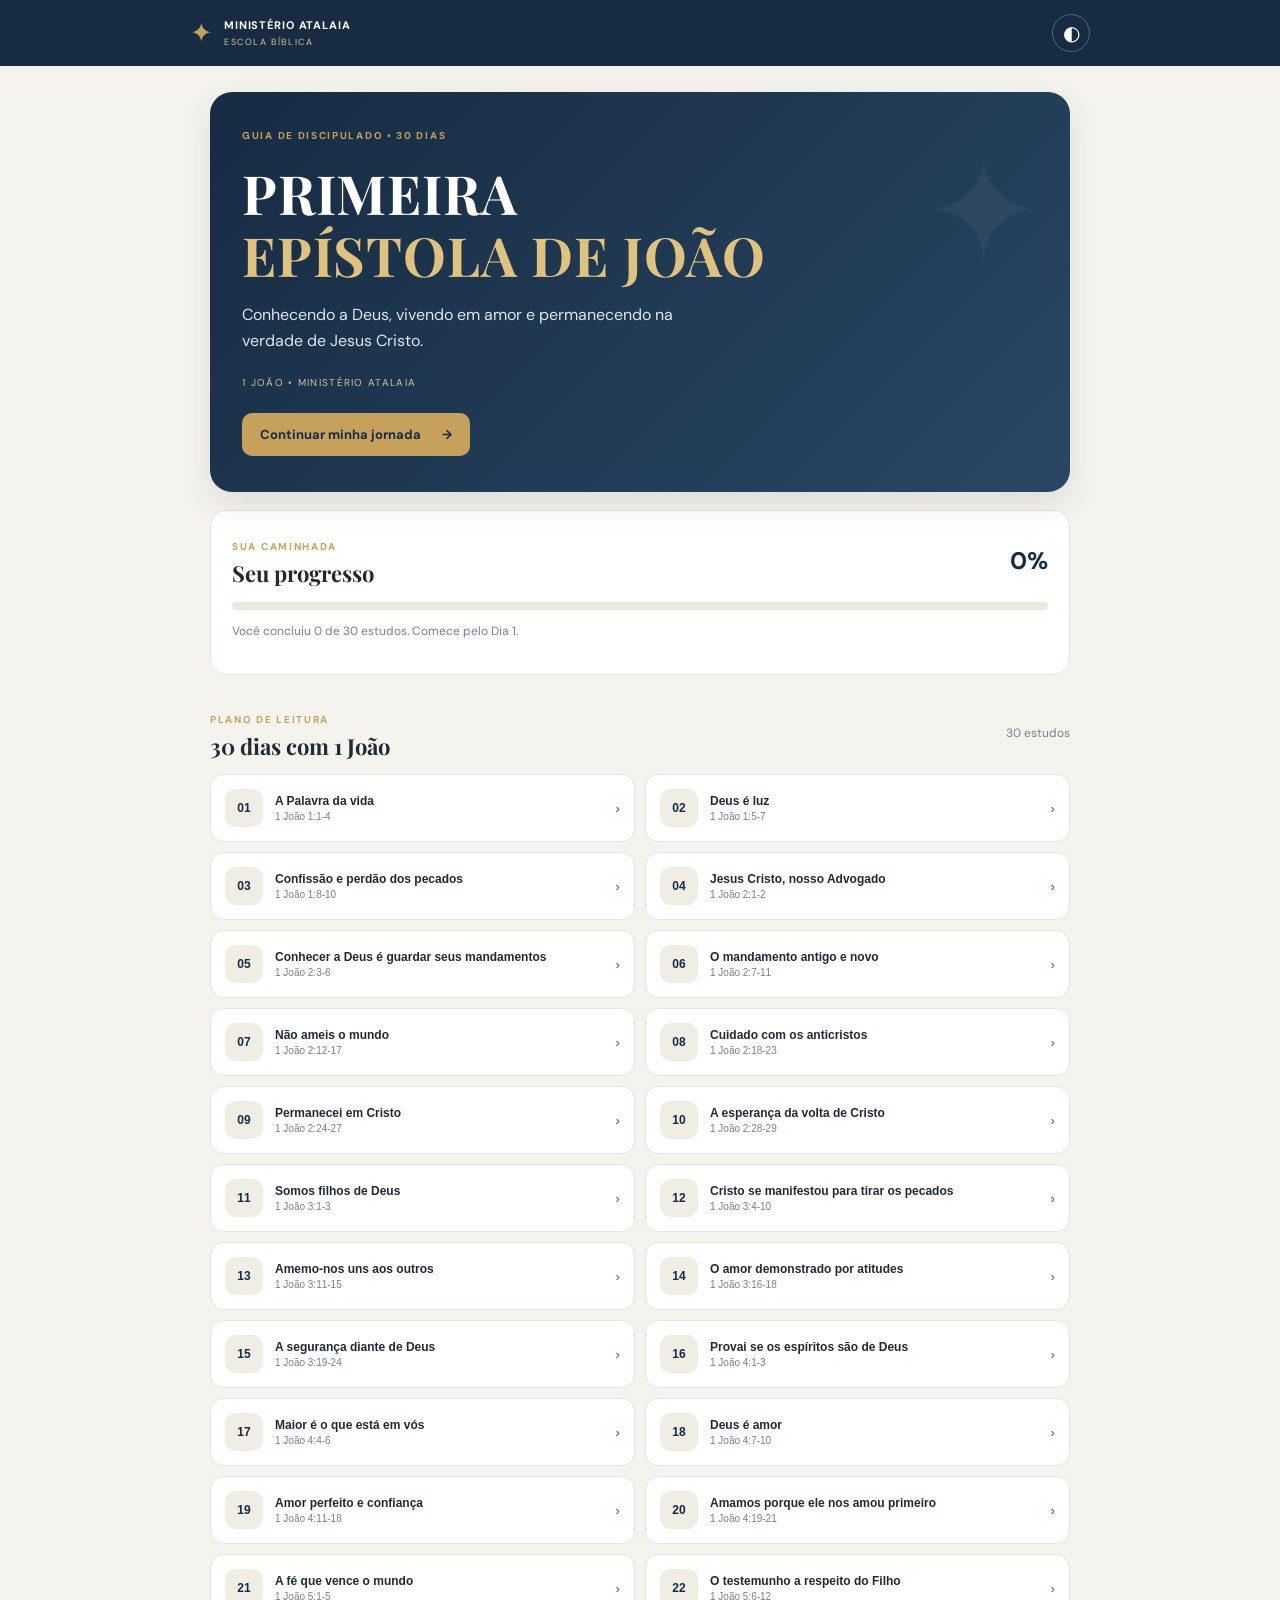
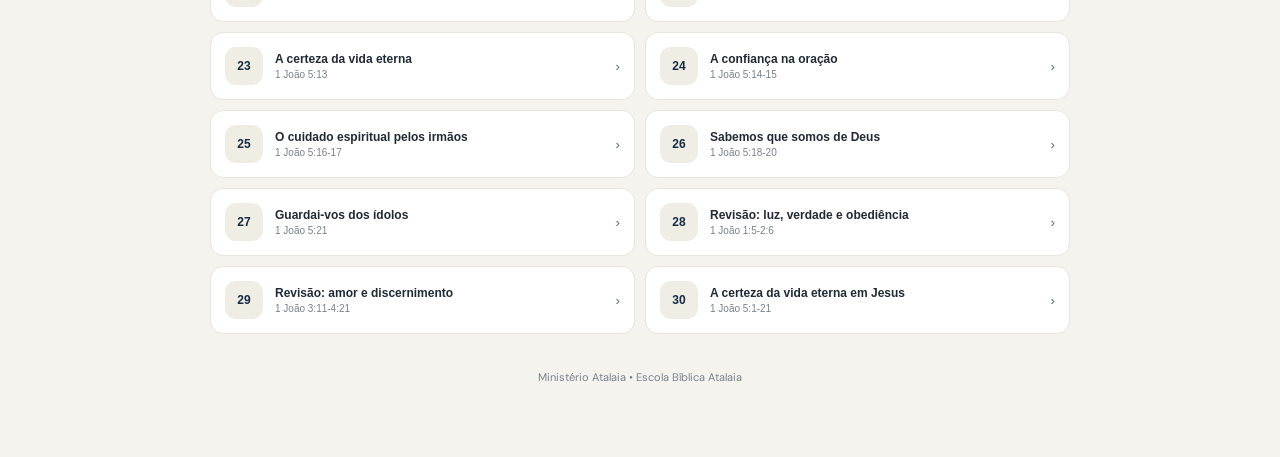
<file: 1-joao.html>
<!doctype html>
<html lang="pt-BR">
<head>
<meta charset="utf-8">
<meta name="viewport" content="width=device-width, initial-scale=1">
<meta name="theme-color" content="#172b43">
<meta name="description" content="Plano de discipulado bíblico de 30 dias na Primeira Epístola de João — Ministério Atalaia.">
<title>Primeira Epístola de João | Ministério Atalaia</title>
<style>
@import url('https://fonts.googleapis.com/css2?family=DM+Sans:wght@400;500;600;700&family=Playfair+Display:wght@500;600;700&display=swap');
:root{--navy:#172b43;--navy2:#203b59;--gold:#c6a15b;--paper:#f5f3ee;--card:#fff;--ink:#202a35;--muted:#77818b;--line:#e8e5dd;--soft:#f8f6f1;--green:#47745d}
*{box-sizing:border-box}
body{margin:0;background:var(--paper);color:var(--ink);font-family:'DM Sans',sans-serif;line-height:1.6}
.topbar{height:66px;background:var(--navy);color:#fff;display:flex;align-items:center;justify-content:space-between;padding:0 max(20px,calc((100% - 900px)/2));position:sticky;top:0;z-index:5}
.brand{display:flex;align-items:center;gap:10px;color:#fff;text-decoration:none;letter-spacing:.08em;font-size:11px}
.brand small{display:block;color:#d8c49b;font-size:9px;letter-spacing:.18em}
.brand-mark{color:var(--gold);font-size:27px}
.icon-btn{border:1px solid #53667b;color:white;background:transparent;border-radius:50%;width:38px;height:38px;font-size:20px;cursor:pointer}
main{max-width:900px;margin:auto;padding:26px 20px 60px}
.view{display:none}.view.active{display:block}
.hero{background:linear-gradient(135deg,#172b43,#294764);border-radius:22px;padding:36px 32px;color:#fff;position:relative;overflow:hidden;box-shadow:0 12px 30px #172b431c}
.hero:after{content:"✦";position:absolute;right:28px;top:8px;font-size:140px;color:#ffffff0b}
.eyebrow,.section-kicker,.card-label{font-size:10px;letter-spacing:.17em;font-weight:700;color:var(--gold)}
h1,h2{font-family:'Playfair Display',serif;line-height:1.15}
.hero h1{font-size:clamp(34px,7vw,54px);margin:18px 0 12px;letter-spacing:.015em}
.hero h1 em{font-style:normal;color:#e0c27f}
.hero p{max-width:440px;color:#e0e6eb;margin-bottom:22px}
.hero-meta{font-size:10px;letter-spacing:.13em;color:#d8c49b;margin-bottom:22px}
.primary-btn,.secondary-btn{border:0;border-radius:10px;padding:13px 18px;font:700 13px 'DM Sans';cursor:pointer}
.primary-btn{background:var(--gold);color:#172b43}
.primary-btn span{margin-left:18px}
.secondary-btn{background:#eae6dc;color:var(--navy)}
.progress-card,.content-card{background:var(--card);border:1px solid var(--line);border-radius:16px;padding:21px;margin-top:18px}
.progress-heading,.section-heading{display:flex;align-items:center;justify-content:space-between}
.progress-heading h2,.section-heading h2{font-size:22px;margin:3px 0}
.progress-heading strong{font-size:24px;color:var(--navy)}
.progress-track{height:8px;background:#ece9e1;border-radius:10px;overflow:hidden;margin:13px 0 8px}
.progress-track span{display:block;height:100%;width:0;background:var(--green);border-radius:10px;transition:width .25s}
.progress-card p,.muted{color:var(--muted);font-size:12px}
.section-heading{margin:30px 0 12px}
.day-list{display:grid;grid-template-columns:repeat(2,minmax(0,1fr));gap:10px}
.day-item{background:var(--card);border:1px solid var(--line);border-radius:13px;padding:14px;display:flex;align-items:center;gap:12px;text-align:left;cursor:pointer;color:var(--ink);width:100%}
.day-item:hover{border-color:var(--gold)}
.day-number{width:38px;height:38px;border-radius:11px;background:#f0ede5;color:var(--navy);display:grid;place-items:center;font-weight:700;font-size:12px;flex-shrink:0}
.day-item.done .day-number{background:#e3eee7;color:var(--green)}
.day-info strong{display:block;font-size:12px}
.day-info small{display:block;color:var(--muted);font-size:10px;margin-top:3px}
.day-check{margin-left:auto;color:var(--green)}
footer{text-align:center;color:var(--muted);font-size:11px;padding:35px 0 10px}
.back-btn{border:0;background:transparent;color:var(--navy);font-weight:700;padding:5px 0 18px;cursor:pointer}
.study-topline{display:flex;align-items:center;gap:12px}
.pill{background:#e8e1d2;color:#6e5528;border-radius:30px;padding:5px 11px;font-size:10px;font-weight:700;letter-spacing:.1em}
.study-title{font-size:clamp(30px,6vw,42px);margin:16px 0 5px;color:var(--navy)}
.study-reference{color:var(--muted);margin:0 0 18px}
.study-content{max-width:720px}
.content-card{padding:22px;margin:13px 0}
.content-card h2{font-size:21px;margin:7px 0 10px;color:var(--navy)}
.content-card p{font-size:14px;margin:8px 0}
.reference-box{padding:12px 14px;background:var(--soft);border-left:3px solid var(--gold);font-weight:700;color:var(--navy);margin:12px 0}
.content-card label{display:block;font-size:12px;font-weight:700;margin:16px 0 7px;color:var(--navy)}
textarea{width:100%;resize:vertical;border:1px solid var(--line);border-radius:10px;padding:12px;font:13px/1.6 'DM Sans';background:#fff;color:#202a35}
textarea:focus{outline:2px solid #c6a15b66;border-color:var(--gold)}
.tiny-note{font-size:10px!important;color:var(--muted)}
.explain-point{padding:10px 0;border-bottom:1px solid var(--line);font-size:14px}
.explain-point:last-child{border:0}
.memory-verse{font-family:'Playfair Display',serif;font-size:18px!important;color:var(--navy)}
.scripture-text{background:var(--soft);border:1px solid var(--line);border-radius:12px;padding:14px 16px;margin:14px 0}
.scripture-verse{display:grid;grid-template-columns:25px 1fr;gap:8px;padding:7px 0;border-bottom:1px solid var(--line);font-size:14px;line-height:1.75}
.scripture-verse:last-child{border:0}
.scripture-verse sup{color:#9a793d;font-weight:700;font-size:10px;padding-top:3px}
.scripture-status{color:var(--muted);font-size:12px}
.scripture-error{color:#a33b32;font-size:13px}
.dark .scripture-text{background:#26394c}
.verse-ref{font-size:11px;color:#8a6b32;font-weight:700}
.question{font-size:13px;font-weight:600;margin:13px 0 5px}
.prayer-card{background:#f0eee7}
.study-actions{display:flex;gap:8px;align-items:center;justify-content:space-between;flex-wrap:wrap;margin-top:18px}
.study-actions .primary-btn{flex:1}
.dark{--paper:#101b28;--card:#1b2b3b;--ink:#edf0f2;--muted:#aab4bd;--line:#344454;--soft:#243649}
.dark .day-item,.dark textarea{background:#1b2b3b;color:#edf0f2}
.dark .day-number{background:#2b4054;color:#e4c987}
.dark .content-card h2,.dark .study-title,.dark .reference-box{color:#e7d3a5}
.dark .reference-box,.dark .prayer-card{background:#26394c}
.dark .secondary-btn{background:#34485b;color:#fff}
.dark .progress-track{background:#344454}
@media(max-width:560px){
main{padding:17px 14px 40px}
.hero{padding:28px 22px}
.day-list{grid-template-columns:1fr}
.progress-card,.content-card{padding:17px}
.study-actions{display:grid;grid-template-columns:1fr 1fr}
.study-actions .primary-btn{grid-column:1/-1;grid-row:1}
.study-actions #prevBtn{grid-column:1}
.study-actions #nextBtn{grid-column:2}
.hero h1{font-size:37px}
}
</style>
</head>
<body>
<header class="topbar">
<a class="brand" href="#" id="homeLink" aria-label="Início">
<span class="brand-mark">✦</span>
<span><strong>MINISTÉRIO ATALAIA</strong><small>ESCOLA BÍBLICA</small></span>
</a>
<button class="icon-btn" id="themeBtn" aria-label="Alternar tema" title="Alternar tema">◐</button>
</header>

<main>
<section id="homeView" class="view active">
<section class="hero">
<div class="eyebrow">GUIA DE DISCIPULADO • 30 DIAS</div>
<h1>PRIMEIRA<br><em>EPÍSTOLA DE JOÃO</em></h1>
<p>Conhecendo a Deus, vivendo em amor e permanecendo na verdade de Jesus Cristo.</p>
<div class="hero-meta">1 JOÃO • MINISTÉRIO ATALAIA</div>
<button class="primary-btn" id="continueBtn">Continuar minha jornada <span>→</span></button>
</section>

<section class="progress-card">
<div class="progress-heading">
<div><span class="section-kicker">SUA CAMINHADA</span><h2>Seu progresso</h2></div>
<strong id="progressPercent">0%</strong>
</div>
<div class="progress-track"><span id="progressBar"></span></div>
<p id="progressText">Você ainda não concluiu nenhuma leitura. Comece pelo Dia 1.</p>
</section>

<div class="section-heading">
<div><span class="section-kicker">PLANO DE LEITURA</span><h2>30 dias com 1 João</h2></div>
<span class="muted">30 estudos</span>
</div>
<div id="dayList" class="day-list"></div>
<footer>Ministério Atalaia • Escola Bíblica Atalaia</footer>
</section>

<section id="studyView" class="view">
<button class="back-btn" id="backBtn">← Voltar ao plano</button>
<div class="study-topline"><span id="studyDayLabel" class="pill">DIA 1</span><span id="studyWeek" class="muted"></span></div>
<h1 id="studyTitle" class="study-title"></h1>
<p id="studyReference" class="study-reference"></p>
<div class="study-content">
<article class="content-card scripture-card">
<div class="card-label">01 • LEITURA BÍBLICA</div>
<h2>Texto bíblico</h2>
<p id="readingIntro"></p>
<div class="reference-box" id="readingReference"></div>
<div id="scriptureText" class="scripture-text" aria-live="polite"><p>O texto bíblico será carregado automaticamente.</p></div>
<p id="scriptureCopyright" class="tiny-note">Consulte a passagem bíblica na tradução de sua preferência.</p>
</article>

<article class="content-card">
<div class="card-label">02 • CONTEXTO</div>
<h2>Entendendo o contexto</h2>
<p id="contextText"></p>
</article>

<article class="content-card">
<div class="card-label">03 • EXPLICAÇÃO BÍBLICA</div>
<h2>O que o texto ensina?</h2>
<div id="explanationText"></div>
</article>

<article class="content-card">
<div class="card-label">04 • PARA A VIDA</div>
<h2>Aplicação prática</h2>
<p id="applicationText"></p>
</article>

<article class="content-card">
<div class="card-label">05 • MEMORIZAÇÃO</div>
<h2>Versículo para guardar</h2>
<p id="memoryText" class="memory-verse"></p>
<span id="memoryReference" class="verse-ref"></span>
</article>

<article class="content-card">
<div class="card-label">06 • REFLEXÃO</div>
<h2>Pense e responda</h2>
<div id="questions"></div>
<label for="notesInput">Minhas anotações</label>
<textarea id="notesInput" rows="5" placeholder="O que aprendi? O que preciso colocar em prática?"></textarea>
<button class="secondary-btn" id="saveNotesBtn">Salvar minhas anotações</button>
</article>

<article class="content-card prayer-card">
<div class="card-label">07 • MOMENTO DE ORAÇÃO</div>
<h2>Ore ao Senhor</h2>
<p id="prayerText"></p>
</article>
</div>

<div class="study-actions">
<button class="secondary-btn" id="prevBtn">← Anterior</button>
<button class="primary-btn" id="completeBtn">Marcar como concluído ✓</button>
<button class="secondary-btn" id="nextBtn">Próximo →</button>
</div>
</section>
</main>

<script>
const studies = [
{
day:1,title:"A Palavra da vida",ref:"1 João 1:1-4",week:"Semana 1 • Conhecendo a Deus",
intro:"Leia 1 João 1:1-4. Observe como o apóstolo apresenta Jesus Cristo como a Palavra da vida e testemunha daquilo que viu e ouviu.",
context:"A primeira carta de João começa com um testemunho sobre Jesus Cristo. O autor destaca a realidade da manifestação do Filho de Deus e a experiência dos apóstolos com aquele que é a vida eterna. O propósito é conduzir os leitores à comunhão com Deus e à alegria completa.",
points:[
"João apresenta Jesus como aquele que existia desde o princípio e foi manifestado aos homens.",
"A expressão Palavra da vida aponta para a pessoa de Jesus Cristo, em quem está a vida eterna.",
"O testemunho apostólico envolve aquilo que foi ouvido, visto e contemplado.",
"A mensagem anunciada pelos apóstolos não é uma ideia abstrata, mas o testemunho sobre o Filho de Deus.",
"A comunhão cristã está fundamentada na comunhão com o Pai e com seu Filho Jesus Cristo.",
"João escreve para que a alegria dos leitores seja completa."
],
application:"A fé cristã está fundamentada na pessoa real de Jesus Cristo e no testemunho preservado nas Escrituras. Conhecer a Cristo conduz à comunhão com Deus e com os irmãos.",
memory:"O que era desde o princípio, o que vimos com os nossos olhos, o que temos contemplado, e as nossas mãos tocaram da Palavra da vida.",
memoryRef:"1 João 1:1 — leia o texto completo em sua Bíblia.",
questions:["Como João apresenta Jesus nos primeiros versículos?","Por que o testemunho dos apóstolos é importante?","O que significa ter comunhão com Deus e com os irmãos?"],
prayer:"Senhor, ajuda-me a conhecer verdadeiramente Jesus Cristo. Que tua Palavra fortaleça minha fé e me conduza a uma comunhão profunda contigo e com os irmãos. Amém."
},
{
day:2,title:"Deus é luz",ref:"1 João 1:5-7",week:"Semana 1 • Conhecendo a Deus",
intro:"Leia 1 João 1:5-7. Observe a declaração de que Deus é luz e a relação entre essa verdade e a maneira de viver.",
context:"Depois de apresentar o testemunho sobre Jesus, João anuncia uma mensagem recebida do próprio Cristo: Deus é luz, e nele não há treva alguma. Essa declaração revela a santidade de Deus e estabelece um padrão para a vida cristã.",
points:[
"A afirmação de que Deus é luz comunica sua santidade, pureza e verdade.",
"Não existe treva alguma em Deus; o pecado não faz parte de seu caráter.",
"Dizer que temos comunhão com Deus enquanto caminhamos nas trevas é contradizer a verdade.",
"Andar na luz significa viver diante de Deus com sinceridade e obediência.",
"A comunhão cristã está relacionada à vida transformada e à purificação pelo sangue de Jesus."
],
application:"Não basta afirmar que conhecemos a Deus. Nossa conduta precisa demonstrar essa relação. Procure viver com integridade, abandonar o pecado e andar na luz de Cristo.",
memory:"Deus é luz, e não há nele treva nenhuma.",
memoryRef:"1 João 1:5 — confira o texto completo na tradução escolhida.",
questions:["O que significa dizer que Deus é luz?","Por que existe contradição em afirmar comunhão com Deus e viver nas trevas?","Que área da sua vida precisa refletir melhor a luz de Cristo?"],
prayer:"Pai, ilumina meu coração e minhas atitudes. Ajuda-me a abandonar as trevas e a caminhar diariamente na tua verdade. Amém."
},
{
day:3,title:"Confissão e perdão dos pecados",ref:"1 João 1:8-10",week:"Semana 1 • Conhecendo a Deus",
intro:"Leia 1 João 1:8-10. Observe o ensino sobre reconhecer o pecado, confessá-lo e confiar na fidelidade de Deus.",
context:"João combate a ideia de que alguém possa afirmar não ter pecado. A vida cristã não é construída sobre a negação das falhas, mas sobre o reconhecimento sincero do pecado e a confiança no caráter justo e fiel de Deus.",
points:[
"Afirmar que não temos pecado é enganar a nós mesmos e rejeitar a verdade.",
"O pecado precisa ser reconhecido diante de Deus, e não escondido por justificativas.",
"Confessar significa admitir com sinceridade aquilo que está errado.",
"Deus é fiel e justo para perdoar os pecados e purificar de toda injustiça.",
"Afirmar que nunca pecamos significa tratar a Palavra de Deus como mentirosa."
],
application:"Não esconda seus erros atrás de aparência religiosa. Confesse seus pecados a Deus, arrependa-se e busque uma vida de transformação. O perdão não deve ser usado como desculpa para permanecer no pecado.",
memory:"Se confessarmos os nossos pecados, ele é fiel e justo para nos perdoar os pecados e nos purificar de toda injustiça.",
memoryRef:"1 João 1:9 — confira o texto completo na tradução escolhida.",
questions:["O que acontece quando alguém afirma que não tem pecado?","O que significa confessar os pecados?","Como a fidelidade de Deus nos dá esperança?"],
prayer:"Senhor, reconheço que preciso da tua graça. Perdoa meus pecados, purifica meu coração e ensina-me a viver em arrependimento e obediência. Amém."
},
{
day:4,title:"Jesus Cristo, nosso Advogado",ref:"1 João 2:1-2",week:"Semana 1 • Conhecendo a Deus",
intro:"Leia 1 João 2:1-2. Observe o equilíbrio entre o chamado para não pecar e a esperança oferecida por Jesus Cristo.",
context:"João esclarece que escreve para que os cristãos não pequem. Entretanto, reconhece a realidade da fraqueza humana e apresenta Jesus Cristo como Advogado junto ao Pai. A obra de Cristo é a base da esperança do pecador arrependido.",
points:[
"O propósito do ensino apostólico é conduzir o cristão a uma vida que não pratique o pecado.",
"João não trata o pecado como algo insignificante ou inevitável.",
"Se alguém pecar, há um Advogado junto ao Pai: Jesus Cristo, o Justo.",
"Jesus é apresentado como propiciação pelos pecados, destacando sua obra em favor dos pecadores.",
"A obra de Cristo possui alcance que ultrapassa um único grupo ou comunidade."
],
application:"Não use a graça como autorização para pecar. Quando falhar, não permaneça no desespero: volte-se para Cristo, confesse seu pecado e busque viver em obediência.",
memory:"Temos um Advogado para com o Pai, Jesus Cristo, o Justo.",
memoryRef:"1 João 2:1 — confira o texto completo na tradução escolhida.",
questions:["Qual é o propósito de João ao escrever essas orientações?","O que significa Jesus ser nosso Advogado?","Como evitar usar a graça como desculpa para pecar?"],
prayer:"Senhor Jesus, obrigado por tua obra em meu favor. Ajuda-me a rejeitar o pecado e a viver com gratidão, arrependimento e fidelidade. Amém."
},
{
day:5,title:"Conhecer a Deus é guardar seus mandamentos",ref:"1 João 2:3-6",week:"Semana 1 • Conhecendo a Deus",
intro:"Leia 1 João 2:3-6. Observe como João relaciona o conhecimento de Deus à obediência.",
context:"Na carta, conhecer a Deus não é apenas possuir informação religiosa. O apóstolo apresenta a obediência aos mandamentos como evidência de uma relação verdadeira com o Senhor. A vida de Cristo é o modelo para seus seguidores.",
points:[
"Guardar os mandamentos é uma evidência de que conhecemos a Deus.",
"Quem afirma conhecer a Deus, mas rejeita sua Palavra, contradiz sua própria declaração.",
"O amor de Deus alcança sua expressão plena na vida de quem guarda sua Palavra.",
"Permanecer em Cristo significa viver em comunhão e dependência dele.",
"Quem afirma permanecer em Jesus deve andar como ele andou."
],
application:"Examine se sua fé está aparecendo nas escolhas diárias. Procure imitar Jesus no amor, na verdade, na humildade, no serviço e na obediência ao Pai.",
memory:"Aquele que diz que está nele também deve andar como ele andou.",
memoryRef:"1 João 2:6 — confira o texto completo na tradução escolhida.",
questions:["Como João relaciona conhecer a Deus e obedecer?","O que significa permanecer em Cristo?","Em quais atitudes podemos imitar Jesus?"],
prayer:"Pai, que meu conhecimento de ti não seja apenas de palavras. Ensina-me a obedecer à tua Palavra e a seguir o exemplo de Jesus. Amém."
},
{
day:6,title:"O mandamento antigo e novo",ref:"1 João 2:7-11",week:"Semana 1 • Conhecendo a Deus",
intro:"Leia 1 João 2:7-11. Observe a relação entre a luz de Cristo e o amor aos irmãos.",
context:"João apresenta o mandamento do amor como uma verdade antiga, já conhecida desde o princípio da mensagem cristã, e também novo em sua expressão na vida de Jesus e de seus seguidores. O contraste entre luz e trevas aparece novamente.",
points:[
"O mandamento do amor não é uma novidade sem ligação com as Escrituras anteriores.",
"Jesus demonstrou o amor de maneira plena por meio de sua vida e entrega.",
"Aquele que afirma estar na luz deve amar seu irmão.",
"O ódio contra o irmão revela permanência nas trevas.",
"Quem ama seu irmão permanece na luz e não encontra motivo de tropeço."
],
application:"O amor cristão precisa ser concreto. Rejeite o ódio, a inveja, a hostilidade e a indiferença. Procure tratar as pessoas com respeito e praticar o perdão.",
memory:"Aquele que ama a seu irmão está na luz.",
memoryRef:"1 João 2:10 — confira o texto completo na tradução escolhida.",
questions:["Por que João chama o mandamento de antigo e novo?","Como o amor se relaciona com a luz?","Existe alguém a quem você precisa perdoar ou tratar com mais amor?"],
prayer:"Senhor, tira de mim todo sentimento de ódio e amargura. Ensina-me a amar como Cristo amou e a viver na luz. Amém."
},
{
day:7,title:"Não ameis o mundo",ref:"1 João 2:12-17",week:"Semana 1 • Conhecendo a Deus",
intro:"Leia 1 João 2:12-17. Observe o contraste entre a vontade de Deus e os desejos que caracterizam o sistema do mundo.",
context:"João dirige palavras de encorajamento a diferentes grupos de cristãos e depois alerta contra o amor ao mundo. Nesse contexto, mundo representa valores e desejos contrários à vontade de Deus, não a criação ou as pessoas que Deus ama.",
points:[
"João lembra os leitores de que seus pecados foram perdoados por causa do nome de Jesus.",
"O conhecimento do Pai e a permanência na Palavra são marcas de maturidade espiritual.",
"O amor ao mundo não pode ocupar o lugar do amor ao Pai.",
"A concupiscência da carne, a concupiscência dos olhos e a soberba da vida representam desejos desordenados e orgulho.",
"O mundo e seus desejos passam, mas aquele que faz a vontade de Deus permanece para sempre."
],
application:"Avalie o que tem ocupado seus desejos e prioridades. Não permita que dinheiro, aparência, status ou prazeres dominem seu coração. Coloque a vontade de Deus em primeiro lugar.",
memory:"O mundo passa, e a sua concupiscência; mas aquele que faz a vontade de Deus permanece para sempre.",
memoryRef:"1 João 2:17 — confira o texto completo na tradução escolhida.",
questions:["O que João quer dizer com amar o mundo?","Quais são os desejos mencionados no versículo 16?","O que significa viver para aquilo que permanece?"],
prayer:"Pai, guarda meu coração dos desejos que me afastam de ti. Ajuda-me a buscar tua vontade e a valorizar aquilo que é eterno. Amém."
},
{
day:8,title:"Cuidado com os anticristos",ref:"1 João 2:18-23",week:"Semana 2 • Permanecendo na verdade",
intro:"Leia 1 João 2:18-23. Observe o alerta sobre os que negam a identidade de Jesus Cristo.",
context:"João escreve em um contexto de falsos ensinos e divisões. Ele alerta que alguns haviam se afastado da comunidade e negavam verdades fundamentais sobre Jesus. O termo anticristo é relacionado à oposição e à negação do Filho.",
points:[
"João afirma que os leitores vivem em um tempo de oposição à verdade de Cristo.",
"Alguns que antes estavam na comunidade se afastaram, revelando que não compartilhavam verdadeiramente de sua fé.",
"A unção recebida dos leitores é mencionada como parte do discernimento espiritual.",
"A mentira central apresentada por João é negar que Jesus é o Cristo.",
"Negar o Filho significa rejeitar também o Pai; confessar o Filho é permanecer na relação com o Pai."
],
application:"Conheça as Escrituras para discernir ensinos que distorcem a identidade de Jesus. Não aceite qualquer mensagem apenas porque utiliza linguagem religiosa.",
memory:"Todo aquele que nega o Filho também não tem o Pai.",
memoryRef:"1 João 2:23 — confira o texto completo na tradução escolhida.",
questions:["Qual era o problema dos falsos mestres mencionados?","Por que a identidade de Jesus é central à fé cristã?","Como podemos desenvolver discernimento bíblico?"],
prayer:"Senhor, guarda-me do engano. Dá-me amor pela verdade e entendimento para reconhecer os ensinos que não confessam Jesus Cristo. Amém."
},
{
day:9,title:"Permanecei em Cristo",ref:"1 João 2:24-27",week:"Semana 2 • Permanecendo na verdade",
intro:"Leia 1 João 2:24-27. Observe a importância de permanecer na mensagem recebida desde o princípio.",
context:"Diante dos falsos ensinos, João orienta os cristãos a permanecerem naquilo que ouviram desde o começo. A promessa da vida eterna está ligada à permanência no Filho e no Pai. A referência à unção não elimina a necessidade de ensino e discernimento.",
points:[
"A mensagem apostólica recebida desde o princípio deve permanecer no coração dos cristãos.",
"Quando a Palavra permanece, o cristão permanece em comunhão com o Filho e com o Pai.",
"A promessa apresentada por João é a vida eterna.",
"A unção é relacionada à ação do Espírito e ao discernimento da verdade.",
"O ensino sobre a unção não deve ser usado para rejeitar a Escritura ou dispensar a instrução cristã."
],
application:"Permaneça no Evangelho anunciado pelos apóstolos. Estude a Bíblia, ore e procure uma comunidade cristã comprometida com a verdade de Cristo.",
memory:"E esta é a promessa que ele nos fez: a vida eterna.",
memoryRef:"1 João 2:25 — confira o texto completo na tradução escolhida.",
questions:["O que deve permanecer no cristão?","Qual promessa João destaca?","Como equilibrar a dependência do Espírito e o estudo das Escrituras?"],
prayer:"Espírito Santo, ajuda-me a permanecer na verdade de Cristo. Guarda meu coração e ensina-me a reconhecer e obedecer à Palavra de Deus. Amém."
},
{
day:10,title:"A esperança da volta de Cristo",ref:"1 João 2:28-29",week:"Semana 2 • Permanecendo na verdade",
intro:"Leia 1 João 2:28-29. Observe a relação entre permanecer em Cristo, sua manifestação e a prática da justiça.",
context:"João orienta os cristãos a permanecerem em Cristo para que tenham confiança quando ele se manifestar. A esperança da volta de Jesus não é apresentada como motivo de medo para quem vive em comunhão com ele, mas como incentivo à fidelidade.",
points:[
"Permanecer em Cristo é uma orientação contínua para a vida cristã.",
"A manifestação de Jesus é uma realidade futura que deve orientar a esperança dos discípulos.",
"João deseja que os cristãos tenham confiança e não sejam envergonhados diante de Cristo.",
"A justiça está relacionada ao caráter daquele que é justo.",
"A prática da justiça é apresentada como evidência de uma vida que nasceu de Deus."
],
application:"Viva preparado para encontrar-se com Cristo. Não transforme a esperança da volta de Jesus em especulação sobre datas, mas em compromisso com uma vida justa e fiel.",
memory:"Permanecei nele, para que, quando ele se manifestar, tenhamos confiança.",
memoryRef:"1 João 2:28 — confira o texto completo na tradução escolhida.",
questions:["Por que João recomenda permanecer em Cristo?","Como a esperança da volta de Jesus deve influenciar nossa conduta?","O que significa praticar a justiça?"],
prayer:"Senhor Jesus, ajuda-me a permanecer em ti. Que a esperança da tua manifestação produza em mim fidelidade, santidade e confiança. Amém."
},
{
day:11,title:"Somos filhos de Deus",ref:"1 João 3:1-3",week:"Semana 2 • Permanecendo na verdade",
intro:"Leia 1 João 3:1-3. Observe o amor do Pai e a esperança da transformação futura dos filhos de Deus.",
context:"João convida os leitores a contemplarem a grandeza do amor de Deus, que concede aos cristãos o privilégio de serem chamados filhos de Deus. A identidade presente está ligada à esperança futura de serem semelhantes a Cristo.",
points:[
"O amor do Pai é demonstrado ao conceder aos cristãos o nome e a identidade de filhos de Deus.",
"O mundo pode não compreender essa identidade porque não conhece a Deus.",
"A condição presente dos filhos de Deus é real, embora sua manifestação futura ainda não esteja completa.",
"Quando Cristo se manifestar, os cristãos serão semelhantes a ele, porque o verão como ele é.",
"A esperança em Cristo conduz à purificação e a uma vida de santidade."
],
application:"Sua identidade não deve depender da aprovação das pessoas. Viva como filho de Deus, procurando refletir o caráter de Cristo e crescer em pureza.",
memory:"Vede quão grande caridade nos tem concedido o Pai: que fôssemos chamados filhos de Deus.",
memoryRef:"1 João 3:1 — confira o texto completo na tradução escolhida.",
questions:["O que revela o amor do Pai?","O que esperamos quando Cristo se manifestar?","Como a esperança futura influencia a santidade presente?"],
prayer:"Pai, obrigado por me chamares para ser teu filho. Ajuda-me a viver de maneira digna dessa identidade e a crescer em santidade. Amém."
},
{
day:12,title:"Cristo se manifestou para tirar os pecados",ref:"1 João 3:4-10",week:"Semana 2 • Permanecendo na verdade",
intro:"Leia 1 João 3:4-10. Observe o contraste entre a prática do pecado e a vida que procede de Deus.",
context:"João apresenta uma linguagem forte sobre pecado e justiça para mostrar que a nova vida em Cristo não pode ser confundida com uma prática contínua e deliberada de desobediência. O texto trata de uma orientação de vida, não de uma afirmação de que o cristão nunca mais cometerá falhas.",
points:[
"O pecado é apresentado como transgressão da lei.",
"Jesus se manifestou para tirar os pecados, e nele não há pecado.",
"A obra de Cristo não autoriza o cristão a permanecer deliberadamente no pecado.",
"Aquele que pratica a justiça demonstra uma vida orientada por Deus.",
"João relaciona a prática persistente do pecado à influência do maligno.",
"A nova vida é manifestada por uma conduta que busca a justiça e o amor."
],
application:"Não normalize práticas que a Palavra chama de pecado. Ao mesmo tempo, quando falhar, reconheça sua necessidade de perdão e transformação. Busque viver uma vida coerente com Cristo.",
memory:"Para isto se manifestou o Filho de Deus: para desfazer as obras do diabo.",
memoryRef:"1 João 3:8 — confira o contexto na tradução escolhida.",
questions:["Por que Jesus se manifestou segundo o texto?","O que significa não viver na prática do pecado?","Como a nova vida em Cristo transforma nossa conduta?"],
prayer:"Senhor Jesus, transforma meu coração e minhas atitudes. Ajuda-me a abandonar o pecado e a viver na justiça que vem de ti. Amém."
},
{
day:13,title:"Amemo-nos uns aos outros",ref:"1 João 3:11-15",week:"Semana 2 • Permanecendo na verdade",
intro:"Leia 1 João 3:11-15. Observe o contraste entre o amor de Cristo e o ódio exemplificado por Caim.",
context:"João retorna ao mandamento anunciado desde o princípio: amar uns aos outros. Ele usa o exemplo de Caim para mostrar que o ódio é incompatível com a vida de Deus. O amor é evidência da passagem da morte para a vida.",
points:[
"A mensagem cristã desde o princípio inclui o mandamento do amor fraternal.",
"Caim é apresentado como exemplo de alguém cujas obras eram más e que matou seu irmão.",
"O mundo pode odiar os cristãos, mas isso não deve levá-los a responder com ódio.",
"O amor aos irmãos é evidência de que passamos da morte para a vida.",
"O ódio é tratado com seriedade porque revela uma disposição contrária ao amor de Deus."
],
application:"Não permita que a inveja, o ressentimento e o ódio controlem suas relações. Procure reconciliação, pratique o perdão e trate os irmãos com amor verdadeiro.",
memory:"Nós sabemos que passamos da morte para a vida, porque amamos os irmãos.",
memoryRef:"1 João 3:14 — confira o texto completo na tradução escolhida.",
questions:["O que o exemplo de Caim ensina?","Como o amor demonstra a vida espiritual?","Que atitude prática pode demonstrar amor a um irmão?"],
prayer:"Pai, livra-me do ódio e da inveja. Ensina-me a amar meus irmãos com sinceridade, assim como Cristo me amou. Amém."
},
{
day:14,title:"O amor demonstrado por atitudes",ref:"1 João 3:16-18",week:"Semana 2 • Permanecendo na verdade",
intro:"Leia 1 João 3:16-18. Observe como o sacrifício de Jesus define o amor e como esse amor deve ser praticado.",
context:"João apresenta a entrega de Cristo como a demonstração suprema do amor. A partir desse exemplo, ensina que o amor cristão não pode ficar limitado a palavras ou declarações, mas deve ser manifestado em atitudes concretas.",
points:[
"Conhecemos o amor porque Jesus entregou sua vida por nós.",
"O amor cristão é chamado a seguir o exemplo de entrega de Cristo.",
"Quem possui recursos e vê seu irmão em necessidade deve agir com compaixão.",
"Fechar o coração diante da necessidade do próximo contradiz o amor de Deus.",
"João ensina que o amor deve ser praticado em obras e em verdade."
],
application:"Procure oportunidades concretas de servir. Uma palavra de carinho é importante, mas o amor também se revela em ajuda, generosidade, presença e cuidado.",
memory:"Não amemos de palavra, nem de língua, mas por obra e em verdade.",
memoryRef:"1 João 3:18 — confira o texto completo na tradução escolhida.",
questions:["Como Jesus demonstrou o amor?","Por que palavras sem atitudes são insuficientes?","Que necessidade de alguém você pode ajudar a atender?"],
prayer:"Senhor, ensina-me a amar como Jesus. Dá-me sensibilidade para perceber as necessidades das pessoas e disposição para ajudar. Amém."
},
{
day:15,title:"A segurança diante de Deus",ref:"1 João 3:19-24",week:"Semana 3 • Fé, amor e discernimento",
intro:"Leia 1 João 3:19-24. Observe a relação entre consciência, confiança em Deus, mandamentos e permanência nele.",
context:"Depois de ensinar sobre o amor prático, João fala da segurança que os cristãos podem encontrar diante de Deus. Mesmo quando o coração os acusa, Deus é maior que o coração e conhece todas as coisas.",
points:[
"A prática da verdade e do amor fortalece a convicção de que pertencemos à verdade.",
"Deus conhece todas as coisas e é maior que o coração humano.",
"A consciência pode acusar, mas o cristão é chamado a buscar segurança diante de Deus.",
"A confiança na oração está relacionada a uma vida de comunhão e obediência.",
"O mandamento de Deus inclui crer no nome de Jesus Cristo e amar uns aos outros.",
"Aquele que guarda os mandamentos permanece em Deus, e Deus nele."
],
application:"Não confunda segurança espiritual com ausência de exame pessoal. Busque uma consciência orientada pela Palavra, confie na graça de Deus e demonstre sua fé por meio do amor.",
memory:"E aquele que guarda os seus mandamentos nele está, e ele nele.",
memoryRef:"1 João 3:24 — confira o texto completo na tradução escolhida.",
questions:["Por que Deus é maior que o nosso coração?","Como a obediência se relaciona com a comunhão com Deus?","Quais mandamentos João destaca neste trecho?"],
prayer:"Pai, dá-me uma consciência orientada por tua Palavra. Fortalece minha confiança em ti e ajuda-me a viver em fé e amor. Amém."
},
{
day:16,title:"Provai se os espíritos são de Deus",ref:"1 João 4:1-3",week:"Semana 3 • Fé, amor e discernimento",
intro:"Leia 1 João 4:1-3. Observe o alerta para não acreditar em qualquer mensagem espiritual sem discernimento.",
context:"João escreve em meio à presença de falsos profetas e ensinos que distorciam a identidade de Jesus. Por isso, orienta a comunidade a examinar as mensagens espirituais à luz da confissão verdadeira sobre Cristo.",
points:[
"Nem todo espírito ou mensagem que se apresenta como espiritual procede de Deus.",
"Os cristãos são chamados a examinar os ensinos, em vez de aceitá-los automaticamente.",
"João apresenta a confissão de Jesus Cristo vindo em carne como critério importante de discernimento.",
"A negação da verdadeira identidade de Jesus revela oposição à mensagem apostólica.",
"O discernimento cristão deve estar fundamentado na verdade revelada sobre Cristo."
],
application:"Não aceite qualquer profecia, ensino ou manifestação apenas por sua aparência religiosa. Compare tudo com as Escrituras e avalie se a mensagem honra a identidade e a obra de Jesus.",
memory:"Amados, não creiais em todo espírito, mas provai se os espíritos são de Deus.",
memoryRef:"1 João 4:1 — confira o texto completo na tradução escolhida.",
questions:["Por que João manda provar os espíritos?","Qual é o critério cristológico apresentado no texto?","Como examinar uma mensagem religiosa à luz da Bíblia?"],
prayer:"Espírito Santo, concede-me discernimento. Guarda-me do engano e ajuda-me a permanecer fiel à verdade de Jesus Cristo. Amém."
},
{
day:17,title:"Maior é o que está em vós",ref:"1 João 4:4-6",week:"Semana 3 • Fé, amor e discernimento",
intro:"Leia 1 João 4:4-6. Observe a confiança dos cristãos em Deus diante dos falsos ensinos.",
context:"Após orientar os leitores a examinar os espíritos, João os encoraja lembrando que pertencem a Deus. A vitória não está na capacidade humana isolada, mas naquele que habita nos cristãos e é maior do que o espírito que atua no mundo.",
points:[
"João chama os leitores de filhinhos e afirma que pertencem a Deus.",
"Aquele que está nos cristãos é maior do que aquele que está no mundo.",
"Os falsos ensinos recebem atenção daqueles que pertencem ao sistema contrário a Deus.",
"Os que conhecem a Deus acolhem o testemunho apostólico.",
"A verdade e o erro podem ser discernidos pela relação com a mensagem recebida dos apóstolos."
],
application:"Enfrente as pressões e os falsos ensinos com confiança em Deus. Não dependa de arrogância ou força própria; permaneça na Palavra e na comunhão com Cristo.",
memory:"Maior é o que está em vós do que o que está no mundo.",
memoryRef:"1 João 4:4 — confira o texto completo na tradução escolhida.",
questions:["Qual é a fonte da confiança dos cristãos?","Como o texto relaciona discernimento e testemunho apostólico?","Como permanecer firme diante de ensinos contrários ao Evangelho?"],
prayer:"Senhor, fortalece minha fé. Lembra-me de que tua presença é maior do que qualquer oposição e ajuda-me a permanecer na verdade. Amém."
},
{
day:18,title:"Deus é amor",ref:"1 João 4:7-10",week:"Semana 3 • Fé, amor e discernimento",
intro:"Leia 1 João 4:7-10. Observe a origem do amor cristão e a demonstração do amor de Deus por meio de Jesus.",
context:"João aprofunda o tema do amor, mostrando que sua origem está em Deus. O amor não é definido apenas por sentimentos humanos, mas pela iniciativa divina de enviar seu Filho como propiciação pelos pecados.",
points:[
"O amor procede de Deus, e quem ama demonstra que nasceu de Deus e o conhece.",
"Quem não ama não conhece verdadeiramente a Deus, porque Deus é amor.",
"O amor de Deus foi manifestado ao enviar seu Filho unigênito ao mundo.",
"A iniciativa da salvação pertence a Deus; não fomos nós que primeiro o amamos.",
"Jesus foi enviado como propiciação pelos pecados, demonstrando a profundidade do amor divino."
],
application:"Aprenda a definir o amor a partir do caráter e da obra de Deus. Não reduza o amor a sentimentos: pratique cuidado, perdão, verdade, generosidade e serviço.",
memory:"Nisto está o amor: não em que nós tenhamos amado a Deus, mas em que ele nos amou.",
memoryRef:"1 João 4:10 — confira o texto completo na tradução escolhida.",
questions:["De onde procede o amor verdadeiro?","Como Deus demonstrou seu amor?","Por que a cruz é a maior demonstração do amor divino?"],
prayer:"Pai, obrigado por teu amor demonstrado em Jesus. Transforma meu coração para que eu ame as pessoas com sinceridade e verdade. Amém."
},
{
day:19,title:"Amor perfeito e confiança",ref:"1 João 4:11-18",week:"Semana 3 • Fé, amor e discernimento",
intro:"Leia 1 João 4:11-18. Observe a relação entre amar os irmãos, permanecer em Deus e ter confiança diante dele.",
context:"João ensina que o amor recebido de Deus deve ser reproduzido nos relacionamentos. A presença de Deus é relacionada ao amor vivido na comunidade, e o amor aperfeiçoado produz confiança diante do juízo.",
points:[
"Se Deus nos amou dessa maneira, também devemos amar uns aos outros.",
"Deus não é visto fisicamente, mas seu amor se torna perceptível na comunidade que ama.",
"A permanência em Deus está relacionada à presença do Espírito.",
"O testemunho apostólico afirma que o Pai enviou o Filho como Salvador do mundo.",
"Quem confessa Jesus como Filho de Deus permanece em Deus.",
"O amor aperfeiçoado lança fora o medo relacionado ao castigo, produzindo confiança diante de Deus."
],
application:"Permita que o amor de Deus transforme sua maneira de se relacionar. Cresça na confiança em Cristo, sem confundir essa segurança com orgulho ou desprezo pela santidade.",
memory:"No amor não há temor; antes, o perfeito amor lança fora o temor.",
memoryRef:"1 João 4:18 — confira o contexto na tradução escolhida.",
questions:["Como o amor de Deus deve aparecer na comunidade?","O que significa permanecer em Deus?","Como o amor aperfeiçoado se relaciona com a confiança diante de Deus?"],
prayer:"Senhor, aperfeiçoa teu amor em mim. Livra-me do medo que me paralisa e ensina-me a viver com confiança, santidade e amor. Amém."
},
{
day:20,title:"Amamos porque ele nos amou primeiro",ref:"1 João 4:19-21",week:"Semana 3 • Fé, amor e discernimento",
intro:"Leia 1 João 4:19-21. Observe como o amor a Deus está ligado ao amor aos irmãos.",
context:"João conclui essa parte de seu ensino mostrando que não existe coerência em afirmar amor a Deus enquanto se odeia o irmão. O amor recebido de Deus deve se manifestar nas relações humanas.",
points:[
"O amor cristão tem sua origem na iniciativa de Deus.",
"Amamos porque Deus nos amou primeiro.",
"Quem afirma amar a Deus, mas odeia seu irmão, contradiz a verdade.",
"O amor ao irmão é um mandamento recebido do próprio Deus.",
"A relação com Deus não pode ser separada da maneira como tratamos as pessoas."
],
application:"Examine suas relações. Não use atividades religiosas para esconder ressentimentos. Procure viver o amor de Deus em atitudes concretas de respeito, perdão e cuidado.",
memory:"Nós o amamos porque ele nos amou primeiro.",
memoryRef:"1 João 4:19 — confira o texto completo na tradução escolhida.",
questions:["Quem toma a iniciativa do amor?","Por que é incoerente dizer que amamos a Deus e odiamos o irmão?","Que relacionamento precisa ser tratado com mais amor?"],
prayer:"Pai, obrigado porque me amaste primeiro. Ajuda-me a amar meus irmãos com sinceridade e a demonstrar esse amor em minhas atitudes. Amém."
},
{
day:21,title:"A fé que vence o mundo",ref:"1 João 5:1-5",week:"Semana 4 • Vitória e certeza da vida eterna",
intro:"Leia 1 João 5:1-5. Observe a relação entre fé em Jesus, novo nascimento, amor e obediência.",
context:"João retoma a ligação entre fé e amor. Aquele que crê que Jesus é o Cristo demonstra ter nascido de Deus. A fé verdadeira não é apenas uma declaração, mas uma confiança que produz amor e obediência.",
points:[
"Crer que Jesus é o Cristo está relacionado ao nascimento de Deus.",
"Quem ama o Pai também deve amar aqueles que dele foram gerados.",
"O amor a Deus se manifesta na guarda de seus mandamentos.",
"Os mandamentos de Deus não são apresentados como um peso impossível para quem vive pela fé.",
"A vitória que vence o mundo é a fé.",
"João identifica o vencedor como aquele que crê que Jesus é o Filho de Deus."
],
application:"Permaneça firme na fé em Jesus. Não permita que as pressões do mundo determinem suas convicções. Demonstre sua fé por meio do amor e da obediência.",
memory:"Esta é a vitória que vence o mundo: a nossa fé.",
memoryRef:"1 João 5:4 — confira o texto completo na tradução escolhida.",
questions:["Qual é a relação entre fé e novo nascimento?","Como o amor se relaciona com a obediência?","O que significa vencer o mundo pela fé?"],
prayer:"Senhor, fortalece minha fé em Jesus. Ajuda-me a vencer as pressões do mundo e a viver em amor e obediência. Amém."
},
{
day:22,title:"O testemunho a respeito do Filho",ref:"1 João 5:6-12",week:"Semana 4 • Vitória e certeza da vida eterna",
intro:"Leia 1 João 5:6-12. Observe o testemunho sobre Jesus Cristo e a relação entre o Filho e a vida eterna.",
context:"João apresenta testemunhos relacionados à identidade e à obra de Jesus. O objetivo é mostrar que a vida eterna não está separada do Filho: quem tem o Filho tem a vida, e quem rejeita o Filho rejeita o testemunho de Deus.",
points:[
"Jesus Cristo é apresentado como aquele que veio por água e sangue.",
"O testemunho do Espírito é destacado como verdadeiro.",
"João afirma que Deus deu testemunho acerca de seu Filho.",
"Rejeitar o testemunho de Deus sobre o Filho significa tratá-lo como mentiroso.",
"A vida eterna é apresentada como dádiva que está no Filho.",
"Quem tem o Filho tem a vida; quem não tem o Filho de Deus não tem a vida."
],
application:"A vida eterna não é uma conquista independente de Jesus. Coloque sua confiança no Filho de Deus e mantenha a centralidade de Cristo em sua fé.",
memory:"Quem tem o Filho tem a vida; quem não tem o Filho de Deus não tem a vida.",
memoryRef:"1 João 5:12 — confira o texto completo na tradução escolhida.",
questions:["Quem é o centro do testemunho apresentado por João?","Onde está a vida eterna?","Por que Jesus não pode ser tratado como apenas mais um caminho religioso?"],
prayer:"Pai, obrigado pelo testemunho que deste acerca de teu Filho. Ajuda-me a permanecer em Jesus, que é a fonte da vida eterna. Amém."
},
{
day:23,title:"A certeza da vida eterna",ref:"1 João 5:13",week:"Semana 4 • Vitória e certeza da vida eterna",
intro:"Leia 1 João 5:13. Observe por que João escreveu sua carta e o que deseja que os cristãos saibam.",
context:"Este versículo apresenta de maneira direta um dos propósitos da carta: oferecer aos que creem no nome do Filho de Deus a certeza de que possuem a vida eterna. A segurança cristã está fundamentada em Cristo e no testemunho de Deus.",
points:[
"João escreve aos que creem no nome do Filho de Deus.",
"O propósito declarado é que os leitores saibam que têm a vida eterna.",
"A certeza não se baseia em superioridade humana ou mérito pessoal.",
"A confiança está relacionada à pessoa e à obra de Jesus Cristo.",
"A segurança da salvação deve conduzir à perseverança e à gratidão."
],
application:"Não baseie sua esperança apenas em emoções passageiras. Conheça as promessas das Escrituras e mantenha sua confiança em Jesus Cristo.",
memory:"Estas coisas vos escrevi, para que saibais que tendes a vida eterna.",
memoryRef:"1 João 5:13 — confira o texto completo na tradução escolhida.",
questions:["Qual é o propósito declarado por João?","Em quem está fundamentada a certeza da vida eterna?","Como essa certeza pode transformar sua caminhada cristã?"],
prayer:"Senhor, firma minha confiança em Jesus. Que eu conheça tuas promessas e viva com gratidão pela vida eterna que ofereces. Amém."
},
{
day:24,title:"A confiança na oração",ref:"1 João 5:14-15",week:"Semana 4 • Vitória e certeza da vida eterna",
intro:"Leia 1 João 5:14-15. Observe como João relaciona oração, confiança e submissão à vontade de Deus.",
context:"João apresenta a confiança que os cristãos possuem diante de Deus. A oração não é uma ferramenta para impor desejos pessoais ao Senhor, mas uma expressão de comunhão e dependência de sua vontade.",
points:[
"A confiança diante de Deus está relacionada a pedir segundo sua vontade.",
"Deus ouve os pedidos que estão de acordo com sua vontade.",
"A certeza de que Deus ouve não significa que ele seja obrigado a atender todos os desejos humanos.",
"A oração deve ser marcada por fé, dependência e submissão.",
"João encoraja os cristãos a viverem com confiança na relação com o Pai."
],
application:"Ore com confiança, mas também com humildade. Apresente seus pedidos a Deus e esteja disposto a aceitar sua direção, sabendo que sua vontade é perfeita.",
memory:"Se pedirmos alguma coisa, segundo a sua vontade, ele nos ouve.",
memoryRef:"1 João 5:14 — confira o texto completo na tradução escolhida.",
questions:["Qual é a condição destacada por João para a confiança na oração?","Deus é obrigado a atender todos os nossos desejos?","Como praticar uma oração submissa à vontade de Deus?"],
prayer:"Pai, ensina-me a orar com fé e humildade. Que meus pedidos estejam alinhados à tua vontade e que eu confie em tua sabedoria. Amém."
},
{
day:25,title:"O cuidado espiritual pelos irmãos",ref:"1 João 5:16-17",week:"Semana 4 • Vitória e certeza da vida eterna",
intro:"Leia 1 João 5:16-17. Observe o ensino sobre intercessão e a seriedade do pecado.",
context:"Esta passagem contém a expressão pecado para morte, que possui diferentes interpretações entre os estudiosos cristãos. João mantém o foco na seriedade do pecado e na responsabilidade de interceder por irmãos que necessitam de restauração.",
points:[
"João orienta a interceder pelo irmão que é visto em pecado.",
"A oração é apresentada como parte do cuidado espiritual da comunidade.",
"O texto distingue pecado para morte e pecado que não é para morte.",
"A expressão pecado para morte exige interpretação cuidadosa dentro do conjunto da carta.",
"Toda injustiça é pecado, e o cristão não deve tratar o pecado com indiferença."
],
application:"Não seja indiferente à queda de um irmão. Ore, ofereça apoio e procure agir com verdade, amor e responsabilidade. Evite condenações precipitadas diante de uma passagem difícil.",
memory:"Toda iniquidade é pecado.",
memoryRef:"1 João 5:17 — confira o contexto na tradução escolhida.",
questions:["Qual é a atitude recomendada diante do pecado de um irmão?","Por que a passagem exige interpretação cuidadosa?","Como unir verdade, oração e amor ao ajudar alguém?"],
prayer:"Senhor, dá-me amor e discernimento para cuidar dos irmãos. Ensina-me a interceder, orientar com humildade e tratar o pecado com seriedade. Amém."
},
{
day:26,title:"Sabemos que somos de Deus",ref:"1 João 5:18-20",week:"Semana 4 • Vitória e certeza da vida eterna",
intro:"Leia 1 João 5:18-20. Observe as afirmações de certeza que encerram os principais ensinamentos da carta.",
context:"João apresenta declarações sobre a nova vida, a proteção de Deus e o conhecimento daquele que é verdadeiro. A carta termina apontando para Jesus Cristo, por meio de quem conhecemos o Deus verdadeiro.",
points:[
"João afirma que aquele que nasceu de Deus não vive na prática do pecado como orientação de vida.",
"O texto apresenta a proteção de Deus contra o maligno.",
"O mundo inteiro jaz no maligno, em contraste com aqueles que pertencem a Deus.",
"O Filho de Deus veio e concedeu entendimento para conhecer aquele que é verdadeiro.",
"Os cristãos estão no verdadeiro, em seu Filho Jesus Cristo.",
"Jesus Cristo é identificado como o verdadeiro Deus e a vida eterna."
],
application:"Viva com a identidade de quem pertence a Deus. Reconheça a seriedade do pecado, confie na proteção do Senhor e mantenha Jesus no centro de sua fé.",
memory:"Este é o verdadeiro Deus e a vida eterna.",
memoryRef:"1 João 5:20 — confira o texto completo na tradução escolhida.",
questions:["O que João afirma sobre os que nasceram de Deus?","Quem concede entendimento para conhecer o Deus verdadeiro?","Por que Jesus é central à vida eterna?"],
prayer:"Pai, obrigado por nos revelares a verdade em Jesus Cristo. Guarda minha vida e ajuda-me a permanecer no verdadeiro. Amém."
},
{
day:27,title:"Guardai-vos dos ídolos",ref:"1 João 5:21",week:"Semana 4 • Vitória e certeza da vida eterna",
intro:"Leia 1 João 5:21. Observe a advertência final de João contra os ídolos.",
context:"A carta termina com uma advertência curta e direta. Depois de ensinar sobre a identidade de Jesus, o amor, a verdade e a vida eterna, João chama os leitores a se guardarem dos ídolos. A fidelidade a Deus exige que nada ocupe o lugar que pertence somente a ele.",
points:[
"João chama os leitores de filhinhos, demonstrando cuidado pastoral.",
"A ordem final é guardar-se dos ídolos.",
"Ídolos podem envolver imagens de culto, falsas divindades e qualquer realidade que ocupe o lugar de Deus.",
"A idolatria compromete a fidelidade ao Senhor.",
"A vida cristã exige adoração exclusiva ao Deus verdadeiro."
],
application:"Examine o que ocupa o primeiro lugar em sua vida. Dinheiro, poder, fama, prazer ou qualquer outra coisa podem se tornar ídolos quando recebem a devoção que pertence a Deus.",
memory:"Filhinhos, guardai-vos dos ídolos. Amém.",
memoryRef:"1 João 5:21 — confira o texto completo na tradução escolhida.",
questions:["Por que João encerra a carta com essa advertência?","O que pode se tornar um ídolo na vida moderna?","Existe algo ocupando o lugar de Deus em suas prioridades?"],
prayer:"Senhor, guarda meu coração de toda idolatria. Que somente tu ocupes o primeiro lugar em minha vida e recebas minha adoração. Amém."
},
{
day:28,title:"Revisão: luz, verdade e obediência",ref:"1 João 1:5-2:6",week:"Semana 4 • Revisão e compromisso",
intro:"Releia 1 João 1:5-2:6. Revise os ensinamentos sobre Deus como luz, confissão, perdão e obediência.",
context:"A primeira parte da carta apresenta a santidade de Deus e a necessidade de uma vida coerente com a comunhão que professamos. João ensina que o pecado deve ser confessado e que Jesus Cristo é nosso Advogado junto ao Pai.",
points:[
"Deus é luz, e não existe treva alguma nele.",
"Andar na luz envolve viver em verdade e comunhão.",
"Confessar os pecados é reconhecer nossa necessidade do perdão de Deus.",
"Jesus Cristo é o Justo e nosso Advogado junto ao Pai.",
"Conhecer a Deus deve produzir obediência aos seus mandamentos.",
"Quem afirma permanecer em Cristo deve andar como ele andou."
],
application:"Faça uma avaliação sincera da sua caminhada. Procure abandonar a aparência religiosa e desenvolver uma vida de comunhão, confissão, obediência e transformação.",
memory:"Aquele que diz que está nele também deve andar como ele andou.",
memoryRef:"1 João 2:6 — confira o texto completo na tradução escolhida.",
questions:["O que significa andar na luz?","Qual é a importância da confissão dos pecados?","Como demonstrar que permanecemos em Cristo?"],
prayer:"Pai, ajuda-me a andar na luz. Que minha vida demonstre comunhão contigo, arrependimento sincero e obediência à tua Palavra. Amém."
},
{
day:29,title:"Revisão: amor e discernimento",ref:"1 João 3:11-4:21",week:"Semana 4 • Revisão e compromisso",
intro:"Releia 1 João 3:11-4:21. Revise os ensinamentos sobre amor fraternal, discernimento espiritual e o caráter de Deus.",
context:"João demonstra que o amor é uma evidência essencial da vida cristã. Ao mesmo tempo, ensina que o amor precisa estar unido à verdade sobre Jesus. A comunidade deve amar os irmãos e rejeitar os falsos ensinos.",
points:[
"O amor fraternal é uma evidência da passagem da morte para a vida.",
"O amor deve ser demonstrado por obras e em verdade.",
"Os cristãos devem examinar os ensinos espirituais à luz da confissão verdadeira de Jesus.",
"Deus é amor, e sua iniciativa é demonstrada no envio de seu Filho.",
"O amor recebido de Deus deve ser reproduzido nos relacionamentos.",
"O amor aperfeiçoado produz confiança diante de Deus."
],
application:"Procure unir amor e verdade em sua vida. Não seja indiferente às necessidades dos irmãos e não abandone o discernimento bíblico em nome de uma falsa tolerância.",
memory:"Amados, amemo-nos uns aos outros, porque o amor é de Deus.",
memoryRef:"1 João 4:7 — confira o texto completo na tradução escolhida.",
questions:["Como o amor se manifesta em atitudes concretas?","Por que devemos examinar os ensinos espirituais?","Como unir amor e verdade na comunidade cristã?"],
prayer:"Senhor, enche meu coração com teu amor e dá-me discernimento. Ajuda-me a servir meus irmãos e a permanecer fiel à verdade de Cristo. Amém."
},
{
day:30,title:"A certeza da vida eterna em Jesus",ref:"1 João 5:1-21",week:"Semana 4 • Revisão e compromisso",
intro:"Releia 1 João 5. Observe os ensinamentos sobre fé, vitória, testemunho, oração e certeza da vida eterna.",
context:"O capítulo final reúne temas centrais da carta. João relaciona a fé em Jesus ao novo nascimento, apresenta o testemunho de Deus sobre o Filho e declara o propósito de oferecer certeza aos que creem. A carta termina chamando os cristãos à fidelidade exclusiva ao Senhor.",
points:[
"A fé em Jesus como o Cristo está ligada ao novo nascimento.",
"O amor a Deus se manifesta na obediência e no amor aos filhos de Deus.",
"A vitória que vence o mundo é a fé.",
"O testemunho de Deus aponta para seu Filho e para a vida eterna que está nele.",
"João escreve para que os cristãos saibam que têm a vida eterna.",
"A oração deve estar alinhada à vontade de Deus.",
"A carta encerra com uma advertência contra os ídolos."
],
application:"Conclua este plano assumindo o compromisso de continuar na Palavra. Creia em Jesus, ame os irmãos, pratique a justiça, examine os ensinos e mantenha Deus no primeiro lugar.",
memory:"Estas coisas vos escrevi, para que saibais que tendes a vida eterna.",
memoryRef:"1 João 5:13 — confira o texto completo na tradução escolhida.",
questions:["Qual é o propósito central da Primeira Epístola de João?","Quais evidências demonstram uma vida de comunhão com Deus?","Que compromisso você assume para continuar crescendo na fé?"],
prayer:"Pai, obrigado pelo ensino da Primeira Epístola de João. Ajuda-me a permanecer em Cristo, andar na luz, amar meus irmãos e guardar tua Palavra. Que minha vida demonstre a certeza da esperança que tenho em Jesus. Amém."
}
];

const $ = id => document.getElementById(id);
const KEY = "atalaia-primeira-joao-v1";
let state;

try {
 state = JSON.parse(localStorage.getItem(KEY) || '{"done":[],"notes":{},"dark":false}');
} catch {
 state = {done:[],notes:{},dark:false};
}

let current = 0;

function persist(){
 localStorage.setItem(KEY,JSON.stringify(state));
}

function updateProgress(){
 const n=state.done.length;
 const p=Math.round(n/30*100);
 $("progressPercent").textContent=p+"%";
 $("progressBar").style.width=p+"%";
 $("progressText").textContent=n===30
 ? "Parabéns! Você concluiu os 30 estudos. Continue crescendo na Palavra."
 : `Você concluiu ${n} de 30 estudos. ${n===0?"Comece pelo Dia 1.":"Continue firme em sua caminhada com Cristo."}`;
}

function renderDays(){
 $("dayList").innerHTML=studies.map(s=>`
 <button class="day-item ${state.done.includes(s.day)?"done":""}" data-day="${s.day-1}">
 <span class="day-number">${state.done.includes(s.day)?"✓":String(s.day).padStart(2,"0")}</span>
 <span class="day-info"><strong>${s.title}</strong><small>${s.ref}</small></span>
 <span class="day-check">${state.done.includes(s.day)?"✓":"›"}</span>
 </button>`).join("");

 document.querySelectorAll(".day-item").forEach(b=>{
  b.addEventListener("click",()=>openStudy(Number(b.dataset.day)));
 });
 updateProgress();
}

function openStudy(i){
 current=Math.max(0,Math.min(29,i));
 const s=studies[current];

 $("homeView").classList.remove("active");
 $("studyView").classList.add("active");

 $("studyDayLabel").textContent="DIA "+s.day;
 $("studyWeek").textContent=s.week;
 $("studyTitle").textContent=s.title;
 $("studyReference").textContent="Leitura bíblica: "+s.ref;
 $("readingIntro").textContent=s.intro;
 $("readingReference").textContent=s.ref+" • Bíblia Livre (Almeida 1819)";
 loadScripture(s);

 $("contextText").textContent=s.context;
 $("explanationText").innerHTML=s.points.map(x=>
  `<div class="explain-point">• ${escapeHTML(x)}</div>`
 ).join("");

 $("applicationText").textContent=s.application;
 $("memoryText").textContent=s.memory;
 $("memoryReference").textContent=s.memoryRef;

 $("questions").innerHTML=s.questions.map((q,n)=>
  `<div class="question">${n+1}. ${escapeHTML(q)}</div>`
 ).join("");

 $("prayerText").textContent=s.prayer;
 $("notesInput").value=state.notes[s.day]||"";

 $("completeBtn").textContent=state.done.includes(s.day)
  ?"Estudo concluído ✓":"Marcar como concluído ✓";

 $("prevBtn").disabled=i===0;
 $("nextBtn").disabled=i===29;

 window.scrollTo({top:0,behavior:"smooth"});
}

const BIBLE_API="https://api.midvash.com/v1";
const BIBLE_VERSION="almeida-livre";
const BOOK_SLUG="1-john";
const scriptureCache=new Map();

async function loadScripture(study){
 const container=$("scriptureText");
 const credit=$("scriptureCopyright");

 container.innerHTML='<p class="scripture-status">Carregando o texto bíblico…</p>';
 credit.textContent="Tradução: Bíblia Livre (Almeida 1819).";

 if(scriptureCache.has(study.ref)){
  renderScripture(scriptureCache.get(study.ref));
  return;
 }

 try{
  const match=study.ref.match(/^1 João\s+(\d+)(?::(\d+)(?:-(\d+))?)?$/i);
  if(!match)throw new Error("Referência bíblica não reconhecida.");

  const chapter=Number(match[1]);
  const start=match[2]?Number(match[2]):1;
  const end=match[3]?Number(match[3]):null;

  const response=await fetch(`${BIBLE_API}/${BIBLE_VERSION}/${BOOK_SLUG}/${chapter}`);
  if(!response.ok)throw new Error("Não foi possível consultar a fonte bíblica.");

  const body=await response.json();
  if(body.error)throw new Error(body.error.message||"Erro ao carregar a passagem.");

  const data=body.data||body;
  let verses=data.verses||[];

  if(!Array.isArray(verses)||!verses.length){
   if(data.text)verses=data.text.split(/\n+/).filter(Boolean);
   else throw new Error("A fonte não retornou os versículos esperados.");
  }

  const normalized=verses.map((item,index)=>{
   if(typeof item==="string")return {number:index+1,text:item};
   return {
    number:Number(item.verse||item.number||item.verseNumber||index+1),
    text:item.text||item.content||""
   };
  }).filter(v=>v.text);

  const selected=normalized.filter(v=>
   v.number>=start&&(end===null||v.number<=end)
  );

  if(!selected.length)throw new Error("A passagem não foi encontrada.");

  const result={
   verses:selected,
   reference:data.reference||study.ref,
   copyright:body.meta?.copyright||"Bíblia Livre (Almeida 1819) — consulte os termos da fonte."
  };

  scriptureCache.set(study.ref,result);
  renderScripture(result);

 }catch(error){
  container.innerHTML='<p class="scripture-error">Não foi possível carregar o texto bíblico automaticamente. Consulte a referência indicada em sua Bíblia e tente novamente.</p>';

  const retry=document.createElement("button");
  retry.className="secondary-btn";
  retry.textContent="Tentar novamente";
  retry.addEventListener("click",()=>loadScripture(study));
  container.appendChild(retry);

  credit.textContent="O texto bíblico requer conexão com a internet e disponibilidade da fonte.";
  console.error(error);
 }
}

function renderScripture(result){
 $("scriptureText").innerHTML=result.verses.map(v=>`
 <div class="scripture-verse">
 <sup>${v.number}</sup>
 <span>${escapeHTML(v.text)}</span>
 </div>`).join("");

 $("scriptureCopyright").textContent=result.copyright;
}

function escapeHTML(value){
 return String(value).replace(/[&<>"']/g,char=>({
  "&":"&amp;",
  "<":"&lt;",
  ">":"&gt;",
  '"':"&quot;",
  "'":"&#39;"
 }[char]));
}

function showHome(){
 $("studyView").classList.remove("active");
 $("homeView").classList.add("active");
 renderDays();
 window.scrollTo({top:0,behavior:"smooth"});
}

$("homeLink").addEventListener("click",e=>{
 e.preventDefault();
 showHome();
});

$("backBtn").addEventListener("click",showHome);

$("continueBtn").addEventListener("click",()=>{
 const next=studies.findIndex(s=>!state.done.includes(s.day));
 openStudy(next<0?29:next);
});

$("prevBtn").addEventListener("click",()=>openStudy(current-1));
$("nextBtn").addEventListener("click",()=>openStudy(current+1));

$("completeBtn").addEventListener("click",()=>{
 const d=studies[current].day;
 if(!state.done.includes(d))state.done.push(d);
 persist();
 $("completeBtn").textContent="Estudo concluído ✓";
 renderDays();
});

$("saveNotesBtn").addEventListener("click",()=>{
 const d=studies[current].day;
 state.notes[d]=$("notesInput").value;
 persist();
 $("saveNotesBtn").textContent="Salvo ✓";
 setTimeout(()=>$("saveNotesBtn").textContent="Salvar minhas anotações",1500);
});

$("themeBtn").addEventListener("click",()=>{
 state.dark=!state.dark;
 document.body.classList.toggle("dark",state.dark);
 persist();
});

if(state.dark)document.body.classList.add("dark");

renderDays();

if("serviceWorker" in navigator && location.protocol.startsWith("http")){
 window.addEventListener("load",()=>navigator.serviceWorker.register("service-worker.js").catch(()=>{}));
}
</script>
</body>
</html>
</file>
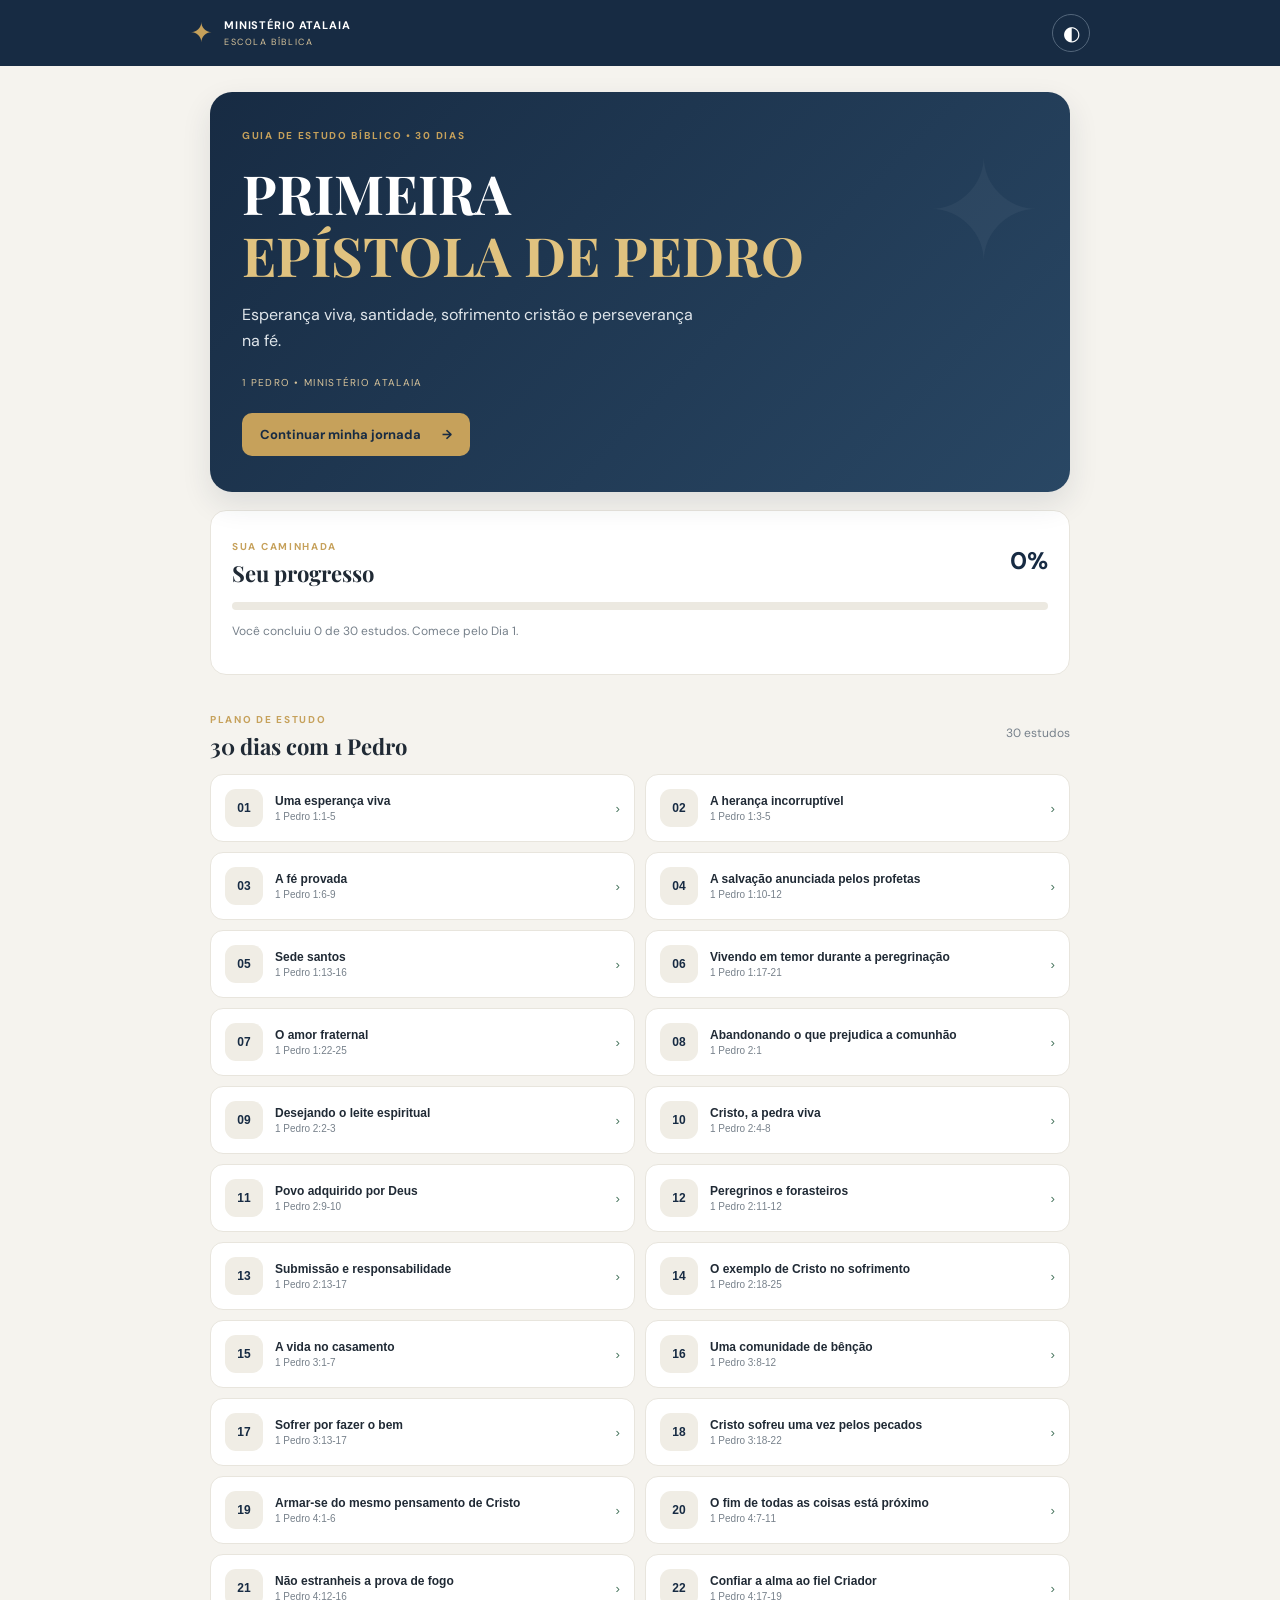
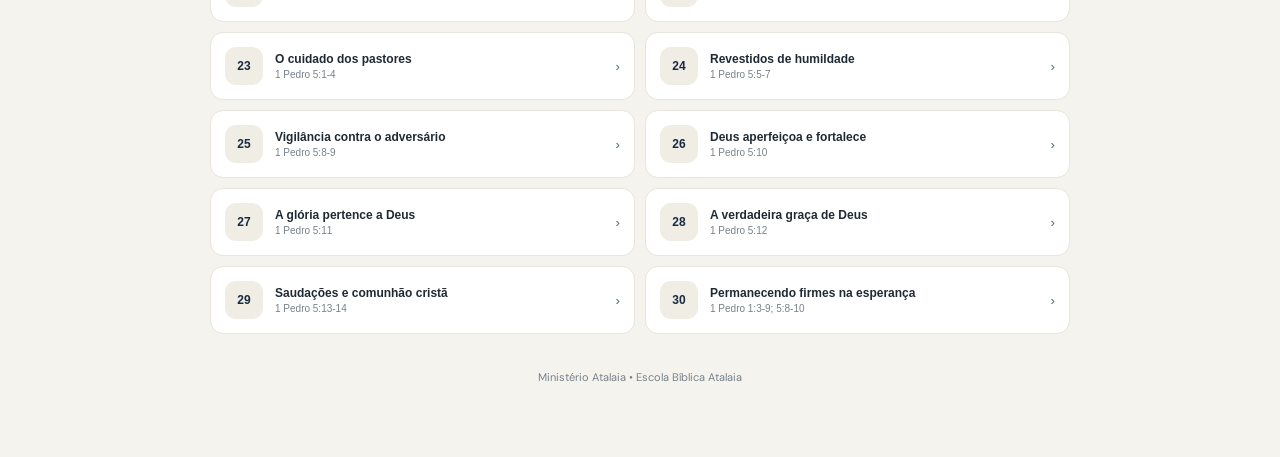
<file: 1-pedro.html>
<!doctype html>
<html lang="pt-BR">
<head>
<meta charset="utf-8">
<meta name="viewport" content="width=device-width, initial-scale=1">
<meta name="theme-color" content="#172b43">
<meta name="description" content="Plano de estudo bíblico de 30 dias na Primeira Epístola de Pedro — Ministério Atalaia.">
<title>Primeira Epístola de Pedro | Ministério Atalaia</title>
<style>
@import url('https://fonts.googleapis.com/css2?family=DM+Sans:wght@400;500;600;700&family=Playfair+Display:wght@500;600;700&display=swap');
:root{--navy:#172b43;--navy2:#203b59;--gold:#c6a15b;--paper:#f5f3ee;--card:#fff;--ink:#202a35;--muted:#77818b;--line:#e8e5dd;--soft:#f8f6f1;--green:#47745d}
*{box-sizing:border-box}
body{margin:0;background:var(--paper);color:var(--ink);font-family:'DM Sans',sans-serif;line-height:1.6}
.topbar{height:66px;background:var(--navy);color:#fff;display:flex;align-items:center;justify-content:space-between;padding:0 max(20px,calc((100% - 900px)/2));position:sticky;top:0;z-index:5}
.brand{display:flex;align-items:center;gap:10px;color:#fff;text-decoration:none;letter-spacing:.08em;font-size:11px}
.brand small{display:block;color:#d8c49b;font-size:9px;letter-spacing:.18em}
.brand-mark{color:var(--gold);font-size:27px}
.icon-btn{border:1px solid #53667b;color:white;background:transparent;border-radius:50%;width:38px;height:38px;font-size:20px;cursor:pointer}
main{max-width:900px;margin:auto;padding:26px 20px 60px}
.view{display:none}.view.active{display:block}
.hero{background:linear-gradient(135deg,#172b43,#294764);border-radius:22px;padding:36px 32px;color:#fff;position:relative;overflow:hidden;box-shadow:0 12px 30px #172b431c}
.hero:after{content:"✦";position:absolute;right:28px;top:8px;font-size:140px;color:#ffffff0b}
.eyebrow,.section-kicker,.card-label{font-size:10px;letter-spacing:.17em;font-weight:700;color:var(--gold)}
h1,h2{font-family:'Playfair Display',serif;line-height:1.15}
.hero h1{font-size:clamp(34px,7vw,54px);margin:18px 0 12px}
.hero h1 em{font-style:normal;color:#e0c27f}
.hero p{max-width:470px;color:#e0e6eb;margin-bottom:22px}
.hero-meta{font-size:10px;letter-spacing:.13em;color:#d8c49b;margin-bottom:22px}
.primary-btn,.secondary-btn{border:0;border-radius:10px;padding:13px 18px;font:700 13px 'DM Sans';cursor:pointer}
.primary-btn{background:var(--gold);color:#172b43}
.primary-btn span{margin-left:18px}
.secondary-btn{background:#eae6dc;color:var(--navy)}
.progress-card,.content-card{background:var(--card);border:1px solid var(--line);border-radius:16px;padding:21px;margin-top:18px}
.progress-heading,.section-heading{display:flex;align-items:center;justify-content:space-between}
.progress-heading h2,.section-heading h2{font-size:22px;margin:3px 0}
.progress-heading strong{font-size:24px;color:var(--navy)}
.progress-track{height:8px;background:#ece9e1;border-radius:10px;overflow:hidden;margin:13px 0 8px}
.progress-track span{display:block;height:100%;width:0;background:var(--green);border-radius:10px;transition:width .25s}
.progress-card p,.muted{color:var(--muted);font-size:12px}
.section-heading{margin:30px 0 12px}
.day-list{display:grid;grid-template-columns:repeat(2,minmax(0,1fr));gap:10px}
.day-item{background:var(--card);border:1px solid var(--line);border-radius:13px;padding:14px;display:flex;align-items:center;gap:12px;text-align:left;cursor:pointer;color:var(--ink);width:100%}
.day-item:hover{border-color:var(--gold)}
.day-number{width:38px;height:38px;border-radius:11px;background:#f0ede5;color:var(--navy);display:grid;place-items:center;font-weight:700;font-size:12px;flex-shrink:0}
.day-item.done .day-number{background:#e3eee7;color:var(--green)}
.day-info strong{display:block;font-size:12px}
.day-info small{display:block;color:var(--muted);font-size:10px;margin-top:3px}
.day-check{margin-left:auto;color:var(--green)}
footer{text-align:center;color:var(--muted);font-size:11px;padding:35px 0 10px}
.back-btn{border:0;background:transparent;color:var(--navy);font-weight:700;padding:5px 0 18px;cursor:pointer}
.study-topline{display:flex;align-items:center;gap:12px}
.pill{background:#e8e1d2;color:#6e5528;border-radius:30px;padding:5px 11px;font-size:10px;font-weight:700;letter-spacing:.1em}
.study-title{font-size:clamp(30px,6vw,42px);margin:16px 0 5px;color:var(--navy)}
.study-reference{color:var(--muted);margin:0 0 18px}
.study-content{max-width:720px}
.content-card{padding:22px;margin:13px 0}
.content-card h2{font-size:21px;margin:7px 0 10px;color:var(--navy)}
.content-card p{font-size:14px;margin:8px 0}
.reference-box{padding:12px 14px;background:var(--soft);border-left:3px solid var(--gold);font-weight:700;color:var(--navy);margin:12px 0}
.content-card label{display:block;font-size:12px;font-weight:700;margin:16px 0 7px;color:var(--navy)}
textarea{width:100%;resize:vertical;border:1px solid var(--line);border-radius:10px;padding:12px;font:13px/1.6 'DM Sans';background:#fff;color:#202a35}
textarea:focus{outline:2px solid #c6a15b66;border-color:var(--gold)}
.tiny-note{font-size:10px!important;color:var(--muted)}
.explain-point{padding:10px 0;border-bottom:1px solid var(--line);font-size:14px}
.explain-point:last-child{border:0}
.memory-verse{font-family:'Playfair Display',serif;font-size:18px!important;color:var(--navy)}
.scripture-text{background:var(--soft);border:1px solid var(--line);border-radius:12px;padding:14px 16px;margin:14px 0}
.scripture-verse{display:grid;grid-template-columns:25px 1fr;gap:8px;padding:7px 0;border-bottom:1px solid var(--line);font-size:14px;line-height:1.75}
.scripture-verse:last-child{border:0}
.scripture-verse sup{color:#9a793d;font-weight:700;font-size:10px;padding-top:3px}
.scripture-status{color:var(--muted);font-size:12px}
.scripture-error{color:#a33b32;font-size:13px}
.dark .scripture-text{background:#26394c}
.verse-ref{font-size:11px;color:#8a6b32;font-weight:700}
.question{font-size:13px;font-weight:600;margin:13px 0 5px}
.prayer-card{background:#f0eee7}
.study-actions{display:flex;gap:8px;align-items:center;justify-content:space-between;flex-wrap:wrap;margin-top:18px}
.study-actions .primary-btn{flex:1}
.dark{--paper:#101b28;--card:#1b2b3b;--ink:#edf0f2;--muted:#aab4bd;--line:#344454;--soft:#243649}
.dark .day-item,.dark textarea{background:#1b2b3b;color:#edf0f2}
.dark .day-number{background:#2b4054;color:#e4c987}
.dark .content-card h2,.dark .study-title,.dark .reference-box{color:#e7d3a5}
.dark .reference-box,.dark .prayer-card{background:#26394c}
.dark .secondary-btn{background:#34485b;color:#fff}
.dark .progress-track{background:#344454}
@media(max-width:560px){
main{padding:17px 14px 40px}
.hero{padding:28px 22px}
.day-list{grid-template-columns:1fr}
.progress-card,.content-card{padding:17px}
.study-actions{display:grid;grid-template-columns:1fr 1fr}
.study-actions .primary-btn{grid-column:1/-1;grid-row:1}
.study-actions #prevBtn{grid-column:1}
.study-actions #nextBtn{grid-column:2}
.hero h1{font-size:37px}
}
</style>
</head>
<body>
<header class="topbar">
<a class="brand" href="#" id="homeLink" aria-label="Início">
<span class="brand-mark">✦</span>
<span><strong>MINISTÉRIO ATALAIA</strong><small>ESCOLA BÍBLICA</small></span>
</a>
<button class="icon-btn" id="themeBtn" aria-label="Alternar tema" title="Alternar tema">◐</button>
</header>

<main>
<section id="homeView" class="view active">
<section class="hero">
<div class="eyebrow">GUIA DE ESTUDO BÍBLICO • 30 DIAS</div>
<h1>PRIMEIRA<br><em>EPÍSTOLA DE PEDRO</em></h1>
<p>Esperança viva, santidade, sofrimento cristão e perseverança na fé.</p>
<div class="hero-meta">1 PEDRO • MINISTÉRIO ATALAIA</div>
<button class="primary-btn" id="continueBtn">Continuar minha jornada <span>→</span></button>
</section>

<section class="progress-card">
<div class="progress-heading">
<div><span class="section-kicker">SUA CAMINHADA</span><h2>Seu progresso</h2></div>
<strong id="progressPercent">0%</strong>
</div>
<div class="progress-track"><span id="progressBar"></span></div>
<p id="progressText">Você ainda não concluiu nenhum estudo. Comece pelo Dia 1.</p>
</section>

<div class="section-heading">
<div><span class="section-kicker">PLANO DE ESTUDO</span><h2>30 dias com 1 Pedro</h2></div>
<span class="muted">30 estudos</span>
</div>
<div id="dayList" class="day-list"></div>
<footer>Ministério Atalaia • Escola Bíblica Atalaia</footer>
</section>

<section id="studyView" class="view">
<button class="back-btn" id="backBtn">← Voltar ao plano</button>
<div class="study-topline"><span id="studyDayLabel" class="pill">DIA 1</span><span id="studyWeek" class="muted"></span></div>
<h1 id="studyTitle" class="study-title"></h1>
<p id="studyReference" class="study-reference"></p>
<div class="study-content">
<article class="content-card scripture-card">
<div class="card-label">01 • LEITURA BÍBLICA</div>
<h2>Texto bíblico</h2>
<p id="readingIntro"></p>
<div class="reference-box" id="readingReference"></div>
<div id="scriptureText" class="scripture-text" aria-live="polite"><p>O texto bíblico será carregado automaticamente.</p></div>
<p id="scriptureCopyright" class="tiny-note">Consulte a passagem bíblica na tradução de sua preferência.</p>
</article>

<article class="content-card">
<div class="card-label">02 • CONTEXTO</div>
<h2>Entendendo o contexto</h2>
<p id="contextText"></p>
</article>

<article class="content-card">
<div class="card-label">03 • EXPLICAÇÃO BÍBLICA</div>
<h2>O que o texto ensina?</h2>
<div id="explanationText"></div>
</article>

<article class="content-card">
<div class="card-label">04 • PARA A VIDA</div>
<h2>Aplicação prática</h2>
<p id="applicationText"></p>
</article>

<article class="content-card">
<div class="card-label">05 • MEMORIZAÇÃO</div>
<h2>Versículo para guardar</h2>
<p id="memoryText" class="memory-verse"></p>
<span id="memoryReference" class="verse-ref"></span>
</article>

<article class="content-card">
<div class="card-label">06 • REFLEXÃO</div>
<h2>Pense e responda</h2>
<div id="questions"></div>
<label for="notesInput">Minhas anotações</label>
<textarea id="notesInput" rows="5" placeholder="O que aprendi? O que preciso colocar em prática?"></textarea>
<button class="secondary-btn" id="saveNotesBtn">Salvar minhas anotações</button>
</article>

<article class="content-card prayer-card">
<div class="card-label">07 • MOMENTO DE ORAÇÃO</div>
<h2>Ore ao Senhor</h2>
<p id="prayerText"></p>
</article>
</div>

<div class="study-actions">
<button class="secondary-btn" id="prevBtn">← Anterior</button>
<button class="primary-btn" id="completeBtn">Marcar como concluído ✓</button>
<button class="secondary-btn" id="nextBtn">Próximo →</button>
</div>
</section>
</main>

<script>
const studies = [
{
day:1,title:"Uma esperança viva",ref:"1 Pedro 1:1-5",week:"Semana 1 • A identidade do cristão",
intro:"Leia 1 Pedro 1:1-5. Observe como Pedro apresenta os destinatários e a esperança que possuem em Cristo.",
context:"Pedro escreve aos cristãos dispersos em várias regiões da Ásia Menor. Eles viviam como estrangeiros e enfrentavam dificuldades por causa da fé. O apóstolo começa lembrando que sua identidade está fundamentada na eleição de Deus e na obra de Jesus Cristo.",
points:[
"Pedro se apresenta como apóstolo de Jesus Cristo, reconhecendo a autoridade recebida para servir à Igreja.",
"Os destinatários são chamados de peregrinos da dispersão. Sua condição espiritual não depende de reconhecimento social ou de estabilidade terrena.",
"A salvação envolve a ação do Pai, a santificação do Espírito e a obediência a Jesus Cristo.",
"A ressurreição de Cristo é o fundamento da esperança viva do cristão.",
"A herança prometida por Deus é incorruptível, incontaminável e não pode desaparecer."
],
application:"A esperança cristã não está apoiada nas circunstâncias favoráveis, mas na ressurreição de Jesus e na fidelidade de Deus. Mesmo quando enfrentamos instabilidade, podemos viver com confiança na promessa eterna.",
memory:"Bendito seja o Deus e Pai de nosso Senhor Jesus Cristo, que, segundo a sua grande misericórdia, nos gerou de novo para uma viva esperança.",
memoryRef:"1 Pedro 1:3 — confira o texto completo na tradução bíblica escolhida.",
questions:["Por que Pedro chama a esperança cristã de viva?","O que significa possuir uma herança incorruptível?","Onde está fundamentada a segurança do cristão?"],
prayer:"Pai, obrigado porque, por meio da ressurreição de Jesus, recebemos uma esperança viva. Fortalece minha fé para que eu permaneça firme em tuas promessas. Amém."
},
{
day:2,title:"A herança incorruptível",ref:"1 Pedro 1:3-5",week:"Semana 1 • A identidade do cristão",
intro:"Leia novamente 1 Pedro 1:3-5, prestando atenção às características da herança prometida aos salvos.",
context:"Depois de apresentar a esperança viva, Pedro destaca a segurança da herança celestial. Os cristãos podiam perder bens, posição e tranquilidade, mas a promessa de Deus não estava sujeita à deterioração deste mundo.",
points:[
"A herança do cristão tem origem na misericórdia de Deus.",
"Ela é incorruptível: não está sujeita à destruição ou decadência.",
"Ela é incontaminável: não está marcada pelo pecado e pela impureza.",
"Ela não se murcha: sua glória não desaparece com o tempo.",
"Os cristãos são guardados pelo poder de Deus, mediante a fé, para a salvação preparada para se revelar no último tempo."
],
application:"Não coloque sua segurança definitiva em bens, conquistas ou reconhecimento. Valorize as dádivas terrenas com responsabilidade, mas mantenha o coração firmado na herança que Deus prometeu.",
memory:"Para uma herança incorruptível, incontaminável e que se não pode murchar.",
memoryRef:"1 Pedro 1:4 — confira o texto completo na tradução bíblica escolhida.",
questions:["Quais são as três características da herança?","O que significa ser guardado pelo poder de Deus?","Como essa esperança muda nossas prioridades?"],
prayer:"Senhor, ajuda-me a valorizar aquilo que é eterno. Guarda meu coração da confiança excessiva nas coisas passageiras. Amém."
},
{
day:3,title:"A fé provada",ref:"1 Pedro 1:6-9",week:"Semana 1 • A identidade do cristão",
intro:"Leia 1 Pedro 1:6-9 e observe a relação entre provações, fé e alegria em Cristo.",
context:"Pedro reconhece que os cristãos estavam passando por diversas provações. Ele não nega a dor nem apresenta o sofrimento como algo agradável em si mesmo. Ensina, porém, que a fé pode ser provada e demonstrar seu valor.",
points:[
"A alegria cristã pode coexistir com a tristeza provocada pelas dificuldades.",
"As provações são descritas como temporárias em comparação com a eternidade.",
"A fé provada é comparada ao ouro, que é purificado pelo fogo.",
"A finalidade da fé é resultar em louvor, honra e glória na manifestação de Jesus Cristo.",
"Os cristãos amam a Cristo e creem nele, mesmo sem tê-lo visto fisicamente."
],
application:"Não interprete toda dificuldade como abandono de Deus. Procure permanecer fiel, buscar apoio na comunidade cristã e permitir que sua fé seja fortalecida pela Palavra.",
memory:"Alcançando o fim da vossa fé, a salvação da alma.",
memoryRef:"1 Pedro 1:9 — confira o contexto na tradução bíblica escolhida.",
questions:["A fé cristã elimina todas as tristezas?","Qual é a comparação usada para explicar a fé provada?","Como podemos permanecer fiéis em tempos difíceis?"],
prayer:"Senhor, fortalece minha fé nas provações. Que as dificuldades não me afastem de ti, mas me conduzam a uma confiança mais profunda em Cristo. Amém."
},
{
day:4,title:"A salvação anunciada pelos profetas",ref:"1 Pedro 1:10-12",week:"Semana 1 • A identidade do cristão",
intro:"Leia 1 Pedro 1:10-12. Observe o testemunho dos profetas e a centralidade dos sofrimentos de Cristo.",
context:"Pedro mostra que a salvação anunciada aos cristãos não surgiu de improviso. Os profetas do Antigo Testamento investigaram a respeito da graça que seria concedida e anunciaram aspectos dos sofrimentos de Cristo e da glória posterior.",
points:[
"Os profetas investigaram diligentemente a respeito da salvação.",
"A mensagem profética apontava para a graça que seria revelada em Cristo.",
"O Espírito de Cristo testificava antecipadamente sobre os sofrimentos do Messias e sua glória.",
"Os profetas receberam revelação verdadeira, embora nem sempre compreendessem todos os detalhes do cumprimento.",
"O Evangelho anunciado pelos apóstolos apresenta o cumprimento daquilo que havia sido anunciado, realidade que os anjos desejam contemplar."
],
application:"Leia o Antigo e o Novo Testamento como partes da revelação de Deus. Observe como as promessas e os testemunhos bíblicos apontam para a obra de Cristo.",
memory:"Da qual salvação inquiriram e trataram diligentemente os profetas.",
memoryRef:"1 Pedro 1:10 — confira o texto completo na tradução bíblica escolhida.",
questions:["O que os profetas investigavam?","Que relação Pedro estabelece entre sofrimento e glória de Cristo?","Como o Antigo Testamento contribui para compreender o Evangelho?"],
prayer:"Deus, abre meu entendimento para compreender tua Palavra. Ajuda-me a reconhecer a centralidade de Jesus em toda a história da salvação. Amém."
},
{
day:5,title:"Sede santos",ref:"1 Pedro 1:13-16",week:"Semana 1 • A identidade do cristão",
intro:"Leia 1 Pedro 1:13-16. Observe os chamados à sobriedade, à esperança e à santidade.",
context:"Depois de apresentar a grandeza da salvação, Pedro mostra como essa verdade deve transformar a conduta dos cristãos. A graça recebida não conduz à negligência moral, mas a uma vida orientada pela vontade de Deus.",
points:[
"Preparar o entendimento significa cultivar uma mente vigilante e disciplinada.",
"Ser sóbrio envolve domínio próprio e discernimento.",
"A esperança deve estar plenamente colocada na graça que será manifestada em Jesus Cristo.",
"Os filhos obedientes não devem se conformar às antigas paixões.",
"A santidade do cristão tem como referência o próprio caráter santo de Deus."
],
application:"Santidade não é aparência religiosa. É uma vida separada para Deus, que alcança pensamentos, palavras, relacionamentos e decisões. Peça ao Senhor que transforme também aquilo que ninguém vê.",
memory:"Sede santos, porque eu sou santo.",
memoryRef:"1 Pedro 1:16 — confira o contexto na tradução bíblica escolhida.",
questions:["O que significa preparar o entendimento?","Por que a santidade deve alcançar toda a maneira de viver?","Quais hábitos precisam ser transformados em sua vida?"],
prayer:"Pai, ensina-me a viver em santidade. Renova minha mente e ajuda-me a abandonar aquilo que não combina com tua vontade. Amém."
},
{
day:6,title:"Vivendo em temor durante a peregrinação",ref:"1 Pedro 1:17-21",week:"Semana 1 • A identidade do cristão",
intro:"Leia 1 Pedro 1:17-21 e observe o preço da redenção e a responsabilidade de viver diante de Deus.",
context:"Pedro lembra que Deus julga sem acepção de pessoas e chama os cristãos a viverem com reverência durante sua peregrinação. Essa reverência está ligada ao preço da redenção: não prata ou ouro, mas o precioso sangue de Cristo.",
points:[
"Deus é Pai e também é o justo Juiz de cada pessoa.",
"O temor do Senhor não é pavor servil, mas reverência que reconhece sua santidade e autoridade.",
"A redenção não foi comprada com bens materiais perecíveis.",
"Cristo é comparado a um cordeiro sem defeito e sem mancha.",
"A obra de Cristo foi conhecida antes da fundação do mundo e manifestada nos últimos tempos."
],
application:"Lembre-se do valor da redenção ao tomar decisões. Não trate a graça como licença para viver de qualquer maneira. A vida foi resgatada por um preço precioso.",
memory:"Fostes resgatados [...] com o precioso sangue de Cristo.",
memoryRef:"1 Pedro 1:18-19 — leia os versículos completos na tradução escolhida.",
questions:["Com que fomos resgatados, segundo Pedro?","O que significa viver em temor durante a peregrinação?","Como a cruz deve influenciar nossas escolhas?"],
prayer:"Senhor Jesus, obrigado pelo preço precioso da minha redenção. Ensina-me a viver com reverência, gratidão e fidelidade. Amém."
},
{
day:7,title:"O amor fraternal",ref:"1 Pedro 1:22-25",week:"Semana 1 • A identidade do cristão",
intro:"Leia 1 Pedro 1:22-25. Observe a ligação entre obediência à verdade, novo nascimento e amor fraternal.",
context:"Pedro apresenta consequências práticas da nova vida. Os cristãos foram purificados pela obediência à verdade e gerados novamente pela Palavra de Deus, que permanece para sempre.",
points:[
"A obediência à verdade está relacionada à purificação da vida.",
"O amor fraternal deve ser sincero e não apenas uma demonstração exterior.",
"Pedro ordena que os cristãos amem uns aos outros intensamente e de coração puro.",
"O novo nascimento não tem origem em uma semente corruptível, mas na Palavra viva e permanente de Deus.",
"A Palavra do Senhor permanece eternamente, em contraste com a fragilidade da existência humana."
],
application:"O amor cristão precisa ser demonstrado por atitudes concretas: cuidado, perdão, serviço, honestidade e compromisso com a verdade.",
memory:"A palavra do Senhor permanece para sempre.",
memoryRef:"1 Pedro 1:25 — confira o contexto na tradução bíblica escolhida.",
questions:["Como Pedro relaciona a verdade e o amor?","O que significa amar de coração puro?","Como você pode demonstrar amor fraternal nesta semana?"],
prayer:"Senhor, purifica meu coração e ensina-me a amar meus irmãos com sinceridade. Que tua Palavra transforme minhas atitudes. Amém."
},
{
day:8,title:"Abandonando o que prejudica a comunhão",ref:"1 Pedro 2:1",week:"Semana 2 • Crescimento espiritual",
intro:"Leia 1 Pedro 2:1 e examine os comportamentos que devem ser abandonados pela comunidade cristã.",
context:"Depois de ensinar sobre o amor fraternal, Pedro apresenta atitudes incompatíveis com a nova vida. A comunidade que nasceu da Palavra precisa abandonar práticas que destroem a confiança e a comunhão.",
points:[
"A malícia envolve disposição para prejudicar o próximo.",
"O engano inclui falsidade e manipulação.",
"A hipocrisia aparece quando a aparência contradiz a realidade do coração.",
"A inveja transforma a bênção alheia em motivo de ressentimento.",
"As maledicências ferem pessoas e enfraquecem a unidade da Igreja."
],
application:"Examine suas conversas e relacionamentos. Abandone a fofoca, a falsidade e a inveja. Procure corrigir conflitos com verdade, humildade e amor.",
memory:"Deixando, pois, toda malícia, e todo engano, e fingimentos, e invejas, e todas as murmurações.",
memoryRef:"1 Pedro 2:1 — confira o texto na tradução bíblica escolhida.",
questions:["Quais atitudes Pedro manda abandonar?","Como a maledicência prejudica a Igreja?","Que comportamento precisa ser corrigido em seus relacionamentos?"],
prayer:"Pai, revela o que precisa ser transformado em meu coração. Livra-me da malícia, da inveja e da falsidade. Amém."
},
{
day:9,title:"Desejando o leite espiritual",ref:"1 Pedro 2:2-3",week:"Semana 2 • Crescimento espiritual",
intro:"Leia 1 Pedro 2:2-3. Observe a figura do leite espiritual e o crescimento na salvação.",
context:"Pedro compara o desejo pela Palavra ao apetite de uma criança recém-nascida. O cristão não deve permanecer espiritualmente imaturo, mas buscar continuamente o alimento que conduz ao crescimento.",
points:[
"O desejo pela Palavra deve ser intenso e constante.",
"O alimento espiritual é necessário para o crescimento cristão.",
"O crescimento deve acontecer em direção à maturidade, e não à dependência permanente da imaturidade.",
"A expressão pressupõe que os leitores já experimentaram a bondade do Senhor.",
"A experiência da graça deve despertar maior desejo de conhecer a Deus."
],
application:"Estabeleça uma rotina de leitura bíblica, oração e reflexão. Não leia apenas por obrigação: aproxime-se da Palavra com desejo de aprender e obedecer.",
memory:"Desejai afetuosamente, como meninos novamente nascidos, o leite racional, não falsificado, para que, por ele, vades crescendo.",
memoryRef:"1 Pedro 2:2 — confira o texto completo na tradução escolhida.",
questions:["O que representa o leite espiritual?","Por que o cristão precisa continuar crescendo?","Como organizar melhor sua leitura bíblica?"],
prayer:"Senhor, desperta em mim fome pela tua Palavra. Ajuda-me a crescer em conhecimento, fé e obediência. Amém."
},
{
day:10,title:"Cristo, a pedra viva",ref:"1 Pedro 2:4-8",week:"Semana 2 • Crescimento espiritual",
intro:"Leia 1 Pedro 2:4-8. Observe a imagem de Cristo como pedra viva e fundamento da comunidade de fé.",
context:"Pedro utiliza imagens de construção para explicar a identidade de Cristo e da Igreja. Jesus foi rejeitado por homens, mas escolhido e precioso diante de Deus. Os que se aproximam dele também são descritos como pedras vivas.",
points:[
"Jesus é a pedra viva, rejeitada pelos homens, mas eleita e preciosa para Deus.",
"Os cristãos são chamados a aproximar-se continuamente de Cristo.",
"A Igreja é comparada a uma casa espiritual formada por pedras vivas.",
"Os crentes são constituídos como sacerdócio santo para oferecer sacrifícios espirituais aceitáveis a Deus por Jesus Cristo.",
"Cristo é fundamento e referência; quem nele crê não será confundido."
],
application:"Sua vida cristã não deve estar construída sobre personalidades, modismos ou opiniões humanas. Cristo é o fundamento. Permaneça nele e contribua para edificar a comunidade com fidelidade.",
memory:"Eis que ponho em Sião a pedra principal da esquina, eleita e preciosa.",
memoryRef:"1 Pedro 2:6 — confira o contexto na tradução bíblica escolhida.",
questions:["Por que Jesus é chamado de pedra viva?","O que significa ser uma pedra viva na casa espiritual?","Sobre qual fundamento a Igreja deve estar edificada?"],
prayer:"Senhor Jesus, sê o fundamento da minha vida. Ajuda-me a servir tua Igreja com humildade e fidelidade. Amém."
},
{
day:11,title:"Povo adquirido por Deus",ref:"1 Pedro 2:9-10",week:"Semana 2 • Crescimento espiritual",
intro:"Leia 1 Pedro 2:9-10. Observe os títulos que Pedro atribui ao povo de Deus e a missão de anunciar suas virtudes.",
context:"Pedro aplica à comunidade cristã expressões que remetem à linguagem da aliança no Antigo Testamento. A identidade do povo de Deus está ligada à misericórdia recebida e à missão de proclamar as obras daquele que o chamou das trevas para a luz.",
points:[
"Os cristãos são chamados de geração eleita e sacerdócio real.",
"A expressão nação santa aponta para um povo separado para Deus.",
"Povo adquirido destaca que os cristãos pertencem ao Senhor.",
"A identidade recebida tem uma finalidade: anunciar as virtudes daquele que os chamou.",
"Quem antes não era povo agora é povo de Deus; quem não havia alcançado misericórdia agora a recebeu."
],
application:"Não esconda sua fé nem transforme sua identidade cristã em motivo de orgulho. Você foi alcançado pela misericórdia para testemunhar de Deus por meio de palavras e atitudes.",
memory:"Vós sois a geração eleita, o sacerdócio real, a nação santa, o povo adquirido.",
memoryRef:"1 Pedro 2:9 — confira o contexto na tradução bíblica escolhida.",
questions:["Quais títulos Pedro utiliza para descrever os cristãos?","Qual é a finalidade de pertencer ao povo de Deus?","Como anunciar as virtudes de Deus no cotidiano?"],
prayer:"Pai, obrigado por tua misericórdia. Ajuda-me a viver como parte do teu povo e a anunciar tua luz com minhas palavras e atitudes. Amém."
},
{
day:12,title:"Peregrinos e forasteiros",ref:"1 Pedro 2:11-12",week:"Semana 2 • Crescimento espiritual",
intro:"Leia 1 Pedro 2:11-12. Observe o chamado à abstinência das paixões carnais e ao bom testemunho diante das pessoas.",
context:"Pedro chama os cristãos de peregrinos e forasteiros. Essa linguagem lembra que sua identidade e esperança não estão limitadas aos valores passageiros da sociedade. A vida cristã deve apresentar um testemunho visível.",
points:[
"Os cristãos são peregrinos e forasteiros neste mundo.",
"As paixões carnais combatem contra a alma e precisam ser enfrentadas.",
"A conduta deve ser honesta mesmo diante de pessoas que não compartilham a fé.",
"Boas obras podem ser observadas por aqueles que inicialmente criticam os cristãos.",
"O testemunho cristão deve conduzir à glória de Deus."
],
application:"Não adote automaticamente os valores ao seu redor. Avalie seus desejos e hábitos à luz das Escrituras. Seja conhecido por integridade, bondade e responsabilidade.",
memory:"Tendo o vosso viver honesto entre os gentios.",
memoryRef:"1 Pedro 2:12 — confira o texto completo na tradução escolhida.",
questions:["O que significa viver como peregrino?","Como as paixões podem combater contra a alma?","Que tipo de testemunho suas atitudes apresentam?"],
prayer:"Senhor, ajuda-me a viver com integridade. Que minhas atitudes revelem tua graça e conduzam outras pessoas a glorificar teu nome. Amém."
},
{
day:13,title:"Submissão e responsabilidade",ref:"1 Pedro 2:13-17",week:"Semana 2 • Crescimento espiritual",
intro:"Leia 1 Pedro 2:13-17. Observe as orientações sobre autoridades, liberdade e respeito ao próximo.",
context:"Pedro trata da postura dos cristãos diante das instituições humanas. O texto foi escrito em um contexto de domínio romano e não deve ser usado para justificar abuso de autoridade ou obediência cega a ordens contrárias à vontade de Deus.",
points:[
"Pedro orienta os cristãos a se sujeitarem às autoridades humanas por causa do Senhor.",
"A submissão está relacionada à ordem social e ao testemunho público.",
"A liberdade cristã não deve ser utilizada como desculpa para praticar o mal.",
"Os cristãos são chamados a agir como servos de Deus.",
"O apóstolo reúne quatro orientações: honrar a todos, amar os irmãos, temer a Deus e honrar o rei."
],
application:"Seja responsável diante da sociedade, respeite as autoridades e cumpra seus deveres. A obediência humana, porém, não pode exigir que o cristão pratique aquilo que Deus condena.",
memory:"Honrai a todos. Amai a fraternidade. Temei a Deus. Honrai o rei.",
memoryRef:"1 Pedro 2:17 — confira o texto na tradução escolhida.",
questions:["Por que Pedro orienta os cristãos a respeitar as autoridades?","A liberdade cristã permite praticar o mal?","Como equilibrar respeito às autoridades e fidelidade a Deus?"],
prayer:"Senhor, concede-me sabedoria para agir com respeito e responsabilidade. Ajuda-me a permanecer fiel à tua vontade em todas as circunstâncias. Amém."
},
{
day:14,title:"O exemplo de Cristo no sofrimento",ref:"1 Pedro 2:18-25",week:"Semana 2 • Crescimento espiritual",
intro:"Leia 1 Pedro 2:18-25. Observe como Pedro apresenta o sofrimento injusto de Cristo como exemplo para os cristãos.",
context:"Pedro escreve a pessoas que poderiam enfrentar tratamento injusto. Ele apresenta Jesus como exemplo de fidelidade em meio ao sofrimento. A passagem não autoriza violência, abuso ou a manutenção de alguém em situação perigosa; deve ser lida à luz da dignidade humana e do conjunto das Escrituras.",
points:[
"Pedro reconhece que alguns cristãos enfrentavam sofrimento injusto.",
"Cristo não cometeu pecado e não houve engano em sua boca.",
"Quando insultado, Jesus não respondeu com insultos; quando sofreu, não ameaçou.",
"Jesus confiou sua causa àquele que julga justamente.",
"Cristo levou nossos pecados em seu corpo sobre o madeiro, para que vivamos para a justiça.",
"Pedro apresenta Jesus como Pastor e Bispo das almas."
],
application:"O exemplo de Cristo ensina a não reproduzir o mal recebido. Buscar justiça e proteção não contradiz a fé. Em situações de violência ou abuso, procure ajuda segura e responsável.",
memory:"Pelas suas feridas fostes sarados.",
memoryRef:"1 Pedro 2:24 — leia o versículo em seu contexto.",
questions:["Como Jesus reagiu aos insultos e ao sofrimento?","O que a morte de Cristo realizou em relação ao pecado?","Como responder ao mal sem reproduzi-lo?"],
prayer:"Senhor Jesus, obrigado porque levaste nossos pecados. Ensina-me a seguir teu exemplo de fidelidade e a buscar a justiça com sabedoria. Amém."
},
{
day:15,title:"A vida no casamento",ref:"1 Pedro 3:1-7",week:"Semana 3 • Relacionamentos e perseverança",
intro:"Leia 1 Pedro 3:1-7. Observe as orientações dirigidas a esposas e maridos.",
context:"Pedro trata da vida familiar e da conduta cristã dentro do casamento. O texto reflete o contexto social do primeiro século e enfatiza a dignidade, a reverência a Deus e a responsabilidade diante do cônjuge. Não deve ser utilizado para legitimar violência ou opressão.",
points:[
"Pedro destaca a importância de uma conduta coerente com a fé.",
"O testemunho cristão não depende apenas de palavras, mas também de atitudes.",
"A beleza interior é apresentada como algo precioso diante de Deus.",
"Os maridos são chamados a viver com entendimento e a tratar suas esposas com honra.",
"A vida conjugal possui dimensão espiritual: atitudes injustas prejudicam a comunhão com Deus."
],
application:"Construa relacionamentos marcados por respeito, diálogo, fidelidade e honra. Nenhuma orientação bíblica deve ser distorcida para justificar agressão ou abuso.",
memory:"Dando honra à mulher, como vaso mais fraco; como sendo vós os seus coerdeiros da graça da vida.",
memoryRef:"1 Pedro 3:7 — leia o versículo em seu contexto.",
questions:["Que importância Pedro atribui ao testemunho por meio da conduta?","Como os maridos devem tratar suas esposas?","O que significa honrar o cônjuge na prática?"],
prayer:"Senhor, abençoa os casamentos e as famílias. Ensina-nos a viver com amor, respeito, fidelidade e responsabilidade. Amém."
},
{
day:16,title:"Uma comunidade de bênção",ref:"1 Pedro 3:8-12",week:"Semana 3 • Relacionamentos e perseverança",
intro:"Leia 1 Pedro 3:8-12. Observe as virtudes que devem caracterizar a comunidade cristã.",
context:"Pedro amplia o ensino para toda a comunidade. Os cristãos são chamados a viver em unidade, compaixão e humildade. O apóstolo utiliza a linguagem do Salmo 34 para ensinar uma resposta diferente diante do mal.",
points:[
"A unidade cristã envolve harmonia, não uniformidade absoluta.",
"A compaixão exige sensibilidade diante da dor do próximo.",
"O amor fraternal deve ser acompanhado de misericórdia e humildade.",
"Pedro proíbe a vingança por meio de insultos e maldições.",
"O cristão é chamado a abençoar, seguindo o caminho apresentado nas Escrituras.",
"Deus vê os justos e ouve suas orações, mas se opõe à prática do mal."
],
application:"Pratique a bênção em vez da vingança. Controle suas palavras, procure reconciliação quando possível e não use a fé como instrumento para humilhar outras pessoas.",
memory:"Não tornando mal por mal ou injúria por injúria; antes, pelo contrário, bendizendo.",
memoryRef:"1 Pedro 3:9 — confira o texto na tradução escolhida.",
questions:["Quais virtudes devem caracterizar a comunidade?","O que significa não pagar mal por mal?","Como suas palavras podem promover a paz?"],
prayer:"Pai, transforma meu modo de falar e agir. Dá-me um coração compassivo, humilde e disposto a abençoar. Amém."
},
{
day:17,title:"Sofrer por fazer o bem",ref:"1 Pedro 3:13-17",week:"Semana 3 • Relacionamentos e perseverança",
intro:"Leia 1 Pedro 3:13-17. Observe como Pedro orienta os cristãos diante de ameaças e acusações.",
context:"Pedro reconhece que fazer o bem não garante ausência de oposição. Os cristãos poderiam ser perseguidos por sua fé, mas deveriam manter Cristo como Senhor no coração e estar preparados para explicar sua esperança.",
points:[
"Pedro pergunta quem poderá prejudicar aqueles que se dedicam ao bem, sem prometer imunidade contra todo sofrimento.",
"Mesmo quando houver sofrimento por causa da justiça, o cristão é chamado à perseverança.",
"Não se deve viver dominado pelo medo das ameaças.",
"Cristo deve ser santificado como Senhor no coração.",
"O cristão precisa estar preparado para responder sobre a esperança que possui.",
"A defesa da fé deve ser apresentada com mansidão, temor e boa consciência."
],
application:"Conheça as razões bíblicas da sua esperança. Aprenda a conversar sobre a fé sem arrogância, agressividade ou desprezo por quem pensa diferente.",
memory:"Estai sempre preparados para responder com mansidão e temor a qualquer que vos pedir a razão da esperança que há em vós.",
memoryRef:"1 Pedro 3:15 — confira o texto completo na tradução escolhida.",
questions:["Como o cristão deve reagir diante das ameaças?","Por que é importante conhecer a razão da nossa esperança?","O que significa responder com mansidão e temor?"],
prayer:"Senhor, fortalece minha fé e prepara meu coração para testemunhar de Cristo com sabedoria, respeito e coragem. Amém."
},
{
day:18,title:"Cristo sofreu uma vez pelos pecados",ref:"1 Pedro 3:18-22",week:"Semana 3 • Relacionamentos e perseverança",
intro:"Leia 1 Pedro 3:18-22. Observe o sofrimento de Cristo, sua ressurreição e a referência ao dilúvio.",
context:"Esta é uma das passagens mais discutidas da carta. Pedro conecta o sofrimento de Cristo, sua vitória e a experiência de Noé. A expressão sobre os espíritos em prisão possui diferentes interpretações cristãs; por isso, é importante evitar conclusões dogmáticas além do que o texto afirma claramente.",
points:[
"Cristo sofreu uma vez pelos pecados, o justo pelos injustos, para conduzir-nos a Deus.",
"Sua morte foi real e sua vivificação é apresentada como obra do Espírito.",
"Pedro menciona a proclamação aos espíritos em prisão, expressão que exige estudo cuidadoso de seu contexto.",
"Noé e sua família foram preservados através das águas do dilúvio.",
"O batismo é relacionado à consciência diante de Deus e à ressurreição de Jesus Cristo.",
"Cristo está à direita de Deus, com autoridades e poderes sujeitos a ele."
],
application:"A obra de Cristo é suficiente e central para a reconciliação com Deus. Estude as passagens difíceis com humildade, comparando Escritura com Escritura e evitando especulações.",
memory:"Cristo padeceu uma vez pelos pecados, o justo pelos injustos, para levar-nos a Deus.",
memoryRef:"1 Pedro 3:18 — confira o texto completo na tradução escolhida.",
questions:["O que significa Cristo, o justo, sofrer pelos injustos?","Que relação Pedro estabelece entre Noé e o batismo?","Por que devemos estudar com cuidado as passagens difíceis?"],
prayer:"Senhor Jesus, obrigado por tua obra redentora. Dá-me entendimento para estudar tua Palavra com humildade e confiança. Amém."
},
{
day:19,title:"Armar-se do mesmo pensamento de Cristo",ref:"1 Pedro 4:1-6",week:"Semana 3 • Relacionamentos e perseverança",
intro:"Leia 1 Pedro 4:1-6. Observe o chamado a abandonar o antigo modo de vida.",
context:"Pedro continua tratando do sofrimento e da ruptura com práticas pecaminosas. O cristão não deve organizar sua vida segundo os desejos anteriores, mas segundo a vontade de Deus.",
points:[
"Pedro utiliza a imagem de armar-se de uma disposição semelhante à de Cristo diante do sofrimento.",
"Quem sofre por fidelidade a Deus não deve continuar vivendo dominado pelo pecado.",
"O tempo passado em práticas contrárias à vontade de Deus já foi suficiente.",
"Antigos companheiros podem estranhar a mudança de comportamento do cristão.",
"Deus julgará vivos e mortos, e a vida presente deve ser vivida à luz dessa realidade."
],
application:"A conversão precisa produzir mudanças reais. Não retorne às práticas antigas apenas para agradar pessoas. Procure apoio espiritual para permanecer firme.",
memory:"Para que, no tempo que vos resta na carne, não vivais mais segundo as concupiscências dos homens, mas segundo a vontade de Deus.",
memoryRef:"1 Pedro 4:2 — confira o texto na tradução escolhida.",
questions:["O que significa armar-se do pensamento de Cristo?","Por que antigos companheiros podem estranhar a mudança?","Que mudanças demonstram uma vida orientada pela vontade de Deus?"],
prayer:"Pai, fortalece-me para abandonar o pecado e viver segundo tua vontade. Ajuda-me a permanecer firme mesmo quando outros não compreenderem minha decisão. Amém."
},
{
day:20,title:"O fim de todas as coisas está próximo",ref:"1 Pedro 4:7-11",week:"Semana 3 • Relacionamentos e perseverança",
intro:"Leia 1 Pedro 4:7-11. Observe como a expectativa do fim deve influenciar a oração, o amor e o serviço.",
context:"Pedro ensina que a proximidade do fim exige uma vida equilibrada e dedicada a Deus. A expectativa cristã não conduz à especulação ou à passividade, mas à sobriedade, à oração e ao serviço.",
points:[
"A proximidade do fim chama os cristãos à sobriedade e à vigilância.",
"A oração deve ocupar lugar importante na vida da comunidade.",
"O amor intenso cobre multidão de pecados, ensinando a disposição de perdoar e preservar a comunhão.",
"A hospitalidade deve ser praticada sem murmuração.",
"Cada cristão recebeu dons que devem ser utilizados para servir aos outros.",
"Em tudo, Deus deve ser glorificado por meio de Jesus Cristo."
],
application:"Use seus dons para edificar pessoas. Pratique hospitalidade, perdão e oração. Não viva apenas esperando o futuro: sirva a Deus fielmente no presente.",
memory:"Cada um administre aos outros o dom como o recebeu.",
memoryRef:"1 Pedro 4:10 — confira o texto completo na tradução escolhida.",
questions:["Como a expectativa do fim deve afetar a vida diária?","O que significa praticar hospitalidade sem murmuração?","De que maneira você pode usar seus dons para servir?"],
prayer:"Senhor, ajuda-me a viver com sobriedade, amor e dedicação. Usa os dons que me deste para edificar tua Igreja e glorificar teu nome. Amém."
},
{
day:21,title:"Não estranheis a prova de fogo",ref:"1 Pedro 4:12-16",week:"Semana 4 • Sofrimento e esperança",
intro:"Leia 1 Pedro 4:12-16. Observe o ensino sobre o sofrimento por causa de Cristo.",
context:"Os cristãos enfrentavam provações que poderiam parecer inesperadas. Pedro os orienta a não considerar estranho o sofrimento por causa da fé, mas a manter a esperança na glória de Cristo.",
points:[
"A prova de fogo não deve surpreender os cristãos como se algo incompreensível estivesse acontecendo.",
"O sofrimento por fidelidade a Cristo pode ser motivo de participação em seus sofrimentos.",
"A alegria presente deve estar relacionada à esperança da revelação da glória de Cristo.",
"Ser insultado por causa do nome de Cristo não é motivo de vergonha.",
"O cristão deve distinguir sofrimento por fidelidade de sofrimento provocado por práticas criminosas ou injustas."
],
application:"Não procure sofrimento nem confunda consequências de erros pessoais com perseguição religiosa. Quando sofrer por fazer o bem, permaneça fiel e busque a ajuda necessária.",
memory:"Se pelo nome de Cristo sois vituperados, bem-aventurados sois.",
memoryRef:"1 Pedro 4:14 — confira o contexto na tradução escolhida.",
questions:["Por que Pedro diz que a provação não deve ser considerada estranha?","Qual é a diferença entre sofrer por Cristo e sofrer por praticar o mal?","Como permanecer fiel diante de insultos?"],
prayer:"Senhor, dá-me discernimento e coragem. Ajuda-me a permanecer fiel a Cristo sem perder a esperança em meio às provações. Amém."
},
{
day:22,title:"Confiar a alma ao fiel Criador",ref:"1 Pedro 4:17-19",week:"Semana 4 • Sofrimento e esperança",
intro:"Leia 1 Pedro 4:17-19. Observe o chamado à confiança em Deus em meio ao sofrimento.",
context:"Pedro apresenta a responsabilidade da comunidade diante de Deus e reconhece a seriedade do juízo. Sua orientação final é que aqueles que sofrem segundo a vontade de Deus continuem praticando o bem e confiem suas vidas ao Criador fiel.",
points:[
"O juízo começa pela casa de Deus, indicando a responsabilidade do povo que recebeu a revelação divina.",
"Pedro apresenta a seriedade da prestação de contas diante de Deus.",
"Se o justo é salvo com dificuldade, o apóstolo destaca a gravidade da situação de quem rejeita o Evangelho.",
"Os que sofrem segundo a vontade de Deus devem continuar fazendo o bem.",
"A confiança do cristão deve estar no Criador fiel."
],
application:"Não abandone a prática do bem por causa das dificuldades. Entregue sua vida a Deus e continue agindo com integridade, lembrando que ele é fiel.",
memory:"Encomendem-lhe as suas almas, como ao fiel Criador, fazendo o bem.",
memoryRef:"1 Pedro 4:19 — confira o texto completo na tradução escolhida.",
questions:["O que significa confiar a alma ao fiel Criador?","Por que o sofrimento não deve levar ao abandono do bem?","Como demonstrar confiança em Deus durante uma crise?"],
prayer:"Criador fiel, entrego minha vida em tuas mãos. Dá-me perseverança para continuar fazendo o bem e confiando em tua justiça. Amém."
},
{
day:23,title:"O cuidado dos pastores",ref:"1 Pedro 5:1-4",week:"Semana 4 • Liderança e humildade",
intro:"Leia 1 Pedro 5:1-4. Observe as orientações de Pedro aos presbíteros e líderes da Igreja.",
context:"Pedro se dirige aos líderes da comunidade cristã e os chama a cuidar do rebanho de Deus. A liderança é apresentada como serviço, não como oportunidade de domínio, enriquecimento ou busca de prestígio.",
points:[
"Pedro se apresenta como presbítero e testemunha dos sofrimentos de Cristo.",
"Os líderes devem apascentar o rebanho de Deus que está entre eles.",
"O serviço deve ser voluntário, e não exercido por constrangimento.",
"A liderança não deve ser motivada por ganância ou desejo de lucro.",
"Os líderes não devem dominar sobre aqueles que lhes foram confiados, mas ser exemplos do rebanho.",
"O Supremo Pastor recompensará os que servirem fielmente."
],
application:"Líderes cristãos devem cuidar das pessoas com responsabilidade, humildade e integridade. A autoridade espiritual nunca deve ser usada para manipular ou explorar o rebanho.",
memory:"Apascentai o rebanho de Deus que está entre vós.",
memoryRef:"1 Pedro 5:2 — confira o contexto na tradução escolhida.",
questions:["Qual é a responsabilidade dos presbíteros?","Quais motivações Pedro condena na liderança?","Como um líder pode ser exemplo para o rebanho?"],
prayer:"Senhor, levanta líderes segundo teu coração. Dá aos que servem na Igreja humildade, integridade e amor pelas pessoas. Amém."
},
{
day:24,title:"Revestidos de humildade",ref:"1 Pedro 5:5-7",week:"Semana 4 • Liderança e humildade",
intro:"Leia 1 Pedro 5:5-7. Observe a relação entre humildade, submissão e confiança na providência de Deus.",
context:"Depois de orientar os líderes, Pedro fala aos mais jovens e a toda a comunidade. A humildade deve caracterizar os relacionamentos cristãos, pois Deus resiste aos soberbos e concede graça aos humildes.",
points:[
"A humildade deve orientar a relação entre os membros da comunidade.",
"Pedro chama todos a se revestirem de humildade uns para com os outros.",
"Deus resiste aos soberbos, mas concede graça aos humildes.",
"A humilhação debaixo da poderosa mão de Deus envolve confiança em seu tempo e em sua ação.",
"As ansiedades devem ser lançadas sobre Deus porque ele tem cuidado dos seus."
],
application:"Reconheça seus limites, aprenda a ouvir e evite a arrogância. Entregue suas preocupações ao Senhor, sem abandonar atitudes responsáveis para enfrentar os problemas.",
memory:"Lançando sobre ele toda a vossa ansiedade, porque ele tem cuidado de vós.",
memoryRef:"1 Pedro 5:7 — confira o texto completo na tradução escolhida.",
questions:["Por que a humildade é importante na comunidade cristã?","O que significa lançar a ansiedade sobre Deus?","Como praticar humildade em seus relacionamentos?"],
prayer:"Pai, livra-me do orgulho e ensina-me a confiar em teu cuidado. Entrego a ti minhas preocupações e peço sabedoria para enfrentar cada situação. Amém."
},
{
day:25,title:"Vigilância contra o adversário",ref:"1 Pedro 5:8-9",week:"Semana 4 • Liderança e humildade",
intro:"Leia 1 Pedro 5:8-9. Observe o chamado à vigilância e à firmeza na fé.",
context:"Pedro apresenta o adversário como um leão que ruge, procurando a quem possa tragar. A imagem comunica perigo real e exige vigilância espiritual. A resposta ensinada não é o pânico, mas a resistência firme na fé.",
points:[
"A sobriedade exige discernimento e domínio próprio.",
"A vigilância é necessária porque existe oposição espiritual.",
"Pedro compara o diabo a um leão que ruge e procura uma presa.",
"A orientação apostólica é resistir firme na fé.",
"Os cristãos devem lembrar que outros irmãos também enfrentam sofrimentos no mundo."
],
application:"Mantenha vigilância sobre seus pensamentos, escolhas e hábitos. Não viva dominado pelo medo, mas permaneça firme na Palavra, na oração e na comunhão com a Igreja.",
memory:"Ao qual resisti firmes na fé.",
memoryRef:"1 Pedro 5:9 — confira o contexto na tradução escolhida.",
questions:["Por que Pedro chama os cristãos à vigilância?","Qual é a resposta ensinada diante do adversário?","Que práticas ajudam a permanecer firme na fé?"],
prayer:"Senhor, guarda minha mente e meu coração. Dá-me discernimento para resistir ao mal e permanecer firme em tua Palavra. Amém."
},
{
day:26,title:"Deus aperfeiçoa e fortalece",ref:"1 Pedro 5:10",week:"Semana 4 • Liderança e humildade",
intro:"Leia 1 Pedro 5:10 e observe as promessas de restauração e fortalecimento.",
context:"Depois de falar sobre sofrimento, vigilância e resistência, Pedro dirige o olhar dos cristãos ao Deus de toda graça. O sofrimento presente é temporário quando comparado à glória eterna para a qual Deus chamou seu povo em Cristo.",
points:[
"Deus é apresentado como o Deus de toda graça.",
"O chamado cristão está ligado à glória eterna em Cristo.",
"O sofrimento é reconhecido como uma realidade temporária.",
"Deus promete aperfeiçoar, confirmar, fortificar e fortalecer os seus.",
"A esperança final está no próprio poder e fidelidade de Deus."
],
application:"Não permita que uma estação difícil defina toda a sua história. Continue confiando no Deus de toda graça, que sustenta seus filhos e conduz sua obra até o fim.",
memory:"O Deus de toda a graça [...] ele mesmo vos aperfeiçoará, confirmará, fortificará e fortalecerá.",
memoryRef:"1 Pedro 5:10 — confira o texto completo na tradução escolhida.",
questions:["Como Pedro descreve Deus neste versículo?","O que significa ser fortalecido por Deus?","Que esperança o cristão encontra diante do sofrimento?"],
prayer:"Deus de toda graça, fortalece minha vida. Sustenta-me nas dificuldades e ajuda-me a permanecer firme na esperança da glória eterna em Cristo. Amém."
},
{
day:27,title:"A glória pertence a Deus",ref:"1 Pedro 5:11",week:"Semana 4 • Liderança e humildade",
intro:"Leia 1 Pedro 5:11 e reflita sobre a declaração de louvor que encerra as orientações de Pedro.",
context:"Após falar da graça e do fortalecimento de Deus, Pedro apresenta uma declaração de louvor. O poder e o domínio pertencem ao Senhor, e a comunidade cristã deve reconhecer sua soberania.",
points:[
"O louvor reconhece que o poder pertence a Deus.",
"O domínio do Senhor não é temporário ou limitado pelas circunstâncias humanas.",
"A confiança cristã está fundamentada na soberania divina.",
"A adoração deve nascer do reconhecimento da grandeza de Deus.",
"A Igreja é chamada a glorificar o Senhor em todas as circunstâncias."
],
application:"Não atribua a pessoas aquilo que pertence a Deus. Reconheça sua soberania, agradeça por sua graça e mantenha uma vida de adoração.",
memory:"A ele seja a glória e o poderio para todo o sempre. Amém.",
memoryRef:"1 Pedro 5:11 — confira o texto na tradução escolhida.",
questions:["A quem pertencem o poder e o domínio?","Por que a soberania de Deus consola o cristão?","Como glorificar a Deus nas atividades comuns?"],
prayer:"Senhor, a ti pertencem a glória e o poder. Recebe minha adoração e ajuda-me a viver para honrar teu nome. Amém."
},
{
day:28,title:"A verdadeira graça de Deus",ref:"1 Pedro 5:12",week:"Semana 4 • Liderança e humildade",
intro:"Leia 1 Pedro 5:12. Observe como Pedro resume o propósito de sua carta.",
context:"Pedro menciona Silvano como colaborador na transmissão da mensagem e declara que escreveu para exortar e testemunhar que aquela é a verdadeira graça de Deus. Os cristãos são chamados a permanecer firmes nessa graça.",
points:[
"Pedro identifica a finalidade pastoral de sua carta: exortar e testemunhar.",
"A mensagem apostólica apresenta a verdadeira graça de Deus.",
"A graça não é uma ideia abstrata, mas a realidade da salvação e da vida em Cristo.",
"Os cristãos são chamados a permanecer firmes na graça recebida.",
"A perseverança é uma resposta à fidelidade de Deus."
],
application:"Permaneça firme no Evangelho. Não substitua a graça de Deus por mensagens que prometem uma vida sem sofrimento ou que colocam o mérito humano no centro.",
memory:"Esta é a verdadeira graça de Deus, na qual estais firmes.",
memoryRef:"1 Pedro 5:12 — confira o texto na tradução escolhida.",
questions:["Qual é o propósito declarado por Pedro ao escrever?","O que significa permanecer firme na graça?","Como reconhecer mensagens que distorcem o Evangelho?"],
prayer:"Pai, firma meus passos na verdadeira graça. Ajuda-me a discernir o Evangelho e a permanecer fiel a Cristo. Amém."
},
{
day:29,title:"Saudações e comunhão cristã",ref:"1 Pedro 5:13-14",week:"Semana 4 • Liderança e humildade",
intro:"Leia 1 Pedro 5:13-14. Observe as saudações finais e a importância da comunhão entre os cristãos.",
context:"Pedro encerra a carta mencionando irmãos e comunidades que participavam da mesma fé. A saudação com ósculo de amor expressa a comunhão fraterna praticada naquele contexto cultural. A carta termina desejando paz aos que estão em Cristo.",
points:[
"Pedro menciona a comunidade que está em Babilônia, expressão entendida de diferentes maneiras pelos intérpretes.",
"Marcos é citado como filho, indicando uma relação de proximidade espiritual.",
"O ósculo de amor era uma saudação cultural que expressava fraternidade.",
"A paz é desejada aos que estão em Cristo.",
"A carta termina destacando que a identidade cristã está ligada à união com Jesus."
],
application:"Valorize a comunhão da Igreja. Demonstre amor fraternal de maneira apropriada, acolha os irmãos e cultive relacionamentos que fortaleçam a fé.",
memory:"Paz seja com todos vós que estais em Cristo Jesus. Amém.",
memoryRef:"1 Pedro 5:14 — confira o texto na tradução escolhida.",
questions:["O que as saudações finais revelam sobre a comunhão cristã?","Qual é a importância de Marcos na saudação?","Como cultivar relacionamentos saudáveis na Igreja?"],
prayer:"Senhor, ajuda-me a valorizar a comunhão dos irmãos. Que haja amor, acolhimento e paz entre aqueles que pertencem a Cristo. Amém."
},
{
day:30,title:"Permanecendo firmes na esperança",ref:"1 Pedro 1:3-9; 5:8-10",week:"Semana 4 • Revisão e compromisso",
intro:"Releia 1 Pedro 1:3-9 e 1 Pedro 5:8-10. Revise os principais ensinamentos da carta.",
context:"A Primeira Epístola de Pedro apresenta uma comunidade que enfrenta sofrimento, mas possui uma esperança viva em Cristo. A carta ensina santidade, amor fraternal, bom testemunho, serviço humilde e perseverança.",
points:[
"A esperança cristã está fundamentada na ressurreição de Jesus Cristo.",
"A santidade deve orientar toda a maneira de viver.",
"A Palavra de Deus alimenta o crescimento espiritual.",
"A Igreja é povo adquirido para anunciar as virtudes de Deus.",
"O cristão é chamado a praticar o bem e responder ao sofrimento com fidelidade.",
"Os dons devem ser utilizados para servir, e a liderança deve ser exercida com humildade.",
"A vigilância espiritual e a firmeza na fé são indispensáveis.",
"O Deus de toda graça sustenta seus filhos e os fortalece."
],
application:"Concluir este plano não significa encerrar o aprendizado. Continue lendo a Bíblia, participando da comunhão cristã, servindo com seus dons e permanecendo firme na esperança de Cristo.",
memory:"Lançando sobre ele toda a vossa ansiedade, porque ele tem cuidado de vós.",
memoryRef:"1 Pedro 5:7 — confira o texto completo na tradução escolhida.",
questions:["Qual é a principal mensagem de 1 Pedro para os cristãos que sofrem?","Quais ensinamentos da carta precisam aparecer em sua vida?","Que compromisso você assume para continuar crescendo na fé?"],
prayer:"Pai, obrigado pelo ensino da Primeira Epístola de Pedro. Ajuda-me a viver em santidade, amor e perseverança. Que minha esperança permaneça firmada em Jesus Cristo. Amém."
}
];

const $ = id => document.getElementById(id);
const KEY = "atalaia-primeira-pedro-v1";
let state;

try {
 state = JSON.parse(localStorage.getItem(KEY) || '{"done":[],"notes":{},"dark":false}');
} catch {
 state = {done:[],notes:{},dark:false};
}

let current = 0;

function persist(){
 localStorage.setItem(KEY,JSON.stringify(state));
}

function updateProgress(){
 const n=state.done.length;
 const p=Math.round(n/30*100);
 $("progressPercent").textContent=p+"%";
 $("progressBar").style.width=p+"%";
 $("progressText").textContent=n===30
 ? "Parabéns! Você concluiu os 30 estudos. Continue crescendo na Palavra."
 : `Você concluiu ${n} de 30 estudos. ${n===0?"Comece pelo Dia 1.":"Continue firme em sua caminhada com Cristo."}`;
}

function renderDays(){
 $("dayList").innerHTML=studies.map(s=>`
 <button class="day-item ${state.done.includes(s.day)?"done":""}" data-day="${s.day-1}">
 <span class="day-number">${state.done.includes(s.day)?"✓":String(s.day).padStart(2,"0")}</span>
 <span class="day-info"><strong>${s.title}</strong><small>${s.ref}</small></span>
 <span class="day-check">${state.done.includes(s.day)?"✓":"›"}</span>
 </button>`).join("");

 document.querySelectorAll(".day-item").forEach(b=>{
  b.addEventListener("click",()=>openStudy(Number(b.dataset.day)));
 });
 updateProgress();
}

function openStudy(i){
 current=Math.max(0,Math.min(29,i));
 const s=studies[current];

 $("homeView").classList.remove("active");
 $("studyView").classList.add("active");

 $("studyDayLabel").textContent="DIA "+s.day;
 $("studyWeek").textContent=s.week;
 $("studyTitle").textContent=s.title;
 $("studyReference").textContent="Leitura bíblica: "+s.ref;
 $("readingIntro").textContent=s.intro;
 $("readingReference").textContent=s.ref;
 loadScripture(s);

 $("contextText").textContent=s.context;
 $("explanationText").innerHTML=s.points.map(x=>
  `<div class="explain-point">• ${escapeHTML(x)}</div>`
 ).join("");

 $("applicationText").textContent=s.application;
 $("memoryText").textContent=s.memory;
 $("memoryReference").textContent=s.memoryRef;

 $("questions").innerHTML=s.questions.map((q,n)=>
  `<div class="question">${n+1}. ${escapeHTML(q)}</div>`
 ).join("");

 $("prayerText").textContent=s.prayer;
 $("notesInput").value=state.notes[s.day]||"";

 $("completeBtn").textContent=state.done.includes(s.day)
  ?"Estudo concluído ✓":"Marcar como concluído ✓";

 $("prevBtn").disabled=i===0;
 $("nextBtn").disabled=i===29;

 window.scrollTo({top:0,behavior:"smooth"});
}

const BIBLE_API="https://api.midvash.com/v1";
const BIBLE_VERSION="almeida-livre";
const BOOK_SLUG="1-peter";
const scriptureCache=new Map();

async function loadScripture(study){
 const container=$("scriptureText");
 const credit=$("scriptureCopyright");

 container.innerHTML='<p class="scripture-status">Carregando o texto bíblico…</p>';
 credit.textContent="Texto bíblico consultado pela fonte online.";

 if(scriptureCache.has(study.ref)){
  renderScripture(scriptureCache.get(study.ref));
  return;
 }

 try{
  const match=study.ref.match(/^1 Pedro\s+(\d+)(?::(\d+)(?:-(\d+))?)?$/i);
  if(!match)throw new Error("Referência bíblica não reconhecida.");

  const chapter=Number(match[1]);
  const start=match[2]?Number(match[2]):1;
  const end=match[3]?Number(match[3]):null;

  const response=await fetch(`${BIBLE_API}/${BIBLE_VERSION}/${BOOK_SLUG}/${chapter}`);
  if(!response.ok)throw new Error("Não foi possível consultar a fonte bíblica.");

  const body=await response.json();
  if(body.error)throw new Error(body.error.message||"Erro ao carregar a passagem.");

  const data=body.data||body;
  let verses=data.verses||[];

  if(!Array.isArray(verses)||!verses.length){
   if(data.text)verses=data.text.split(/\n+/).filter(Boolean);
   else throw new Error("A fonte não retornou os versículos esperados.");
  }

  const normalized=verses.map((item,index)=>{
   if(typeof item==="string")return {number:index+1,text:item};
   return {
    number:Number(item.verse||item.number||item.verseNumber||index+1),
    text:item.text||item.content||""
   };
  }).filter(v=>v.text);

  const selected=normalized.filter(v=>
   v.number>=start&&(end===null||v.number<=end)
  );

  if(!selected.length)throw new Error("A passagem não foi encontrada.");

  const result={
   verses:selected,
   reference:data.reference||study.ref,
   copyright:body.meta?.copyright||"Consulte a identificação e os termos da tradução na fonte."
  };

  scriptureCache.set(study.ref,result);
  renderScripture(result);

 }catch(error){
  container.innerHTML='<p class="scripture-error">Não foi possível carregar o texto bíblico automaticamente. Consulte a referência indicada em sua Bíblia e tente novamente.</p>';

  const retry=document.createElement("button");
  retry.className="secondary-btn";
  retry.textContent="Tentar novamente";
  retry.addEventListener("click",()=>loadScripture(study));
  container.appendChild(retry);

  credit.textContent="A leitura bíblica requer conexão com a internet e disponibilidade da fonte.";
  console.error(error);
 }
}

function renderScripture(result){
 $("scriptureText").innerHTML=result.verses.map(v=>`
 <div class="scripture-verse">
 <sup>${v.number}</sup>
 <span>${escapeHTML(v.text)}</span>
 </div>`).join("");

 $("scriptureCopyright").textContent=result.copyright;
}

function escapeHTML(value){
 return String(value).replace(/[&<>"']/g,char=>({
  "&":"&amp;",
  "<":"&lt;",
  ">":"&gt;",
  '"':"&quot;",
  "'":"&#39;"
 }[char]));
}

function showHome(){
 $("studyView").classList.remove("active");
 $("homeView").classList.add("active");
 renderDays();
 window.scrollTo({top:0,behavior:"smooth"});
}

$("homeLink").addEventListener("click",e=>{
 e.preventDefault();
 showHome();
});

$("backBtn").addEventListener("click",showHome);

$("continueBtn").addEventListener("click",()=>{
 const next=studies.findIndex(s=>!state.done.includes(s.day));
 openStudy(next<0?29:next);
});

$("prevBtn").addEventListener("click",()=>openStudy(current-1));
$("nextBtn").addEventListener("click",()=>openStudy(current+1));

$("completeBtn").addEventListener("click",()=>{
 const d=studies[current].day;
 if(!state.done.includes(d))state.done.push(d);
 persist();
 $("completeBtn").textContent="Estudo concluído ✓";
 renderDays();
});

$("saveNotesBtn").addEventListener("click",()=>{
 const d=studies[current].day;
 state.notes[d]=$("notesInput").value;
 persist();
 $("saveNotesBtn").textContent="Salvo ✓";
 setTimeout(()=>$("saveNotesBtn").textContent="Salvar minhas anotações",1500);
});

$("themeBtn").addEventListener("click",()=>{
 state.dark=!state.dark;
 document.body.classList.toggle("dark",state.dark);
 persist();
});

if(state.dark)document.body.classList.add("dark");

renderDays();
</script>
</body>
</html>
</file>
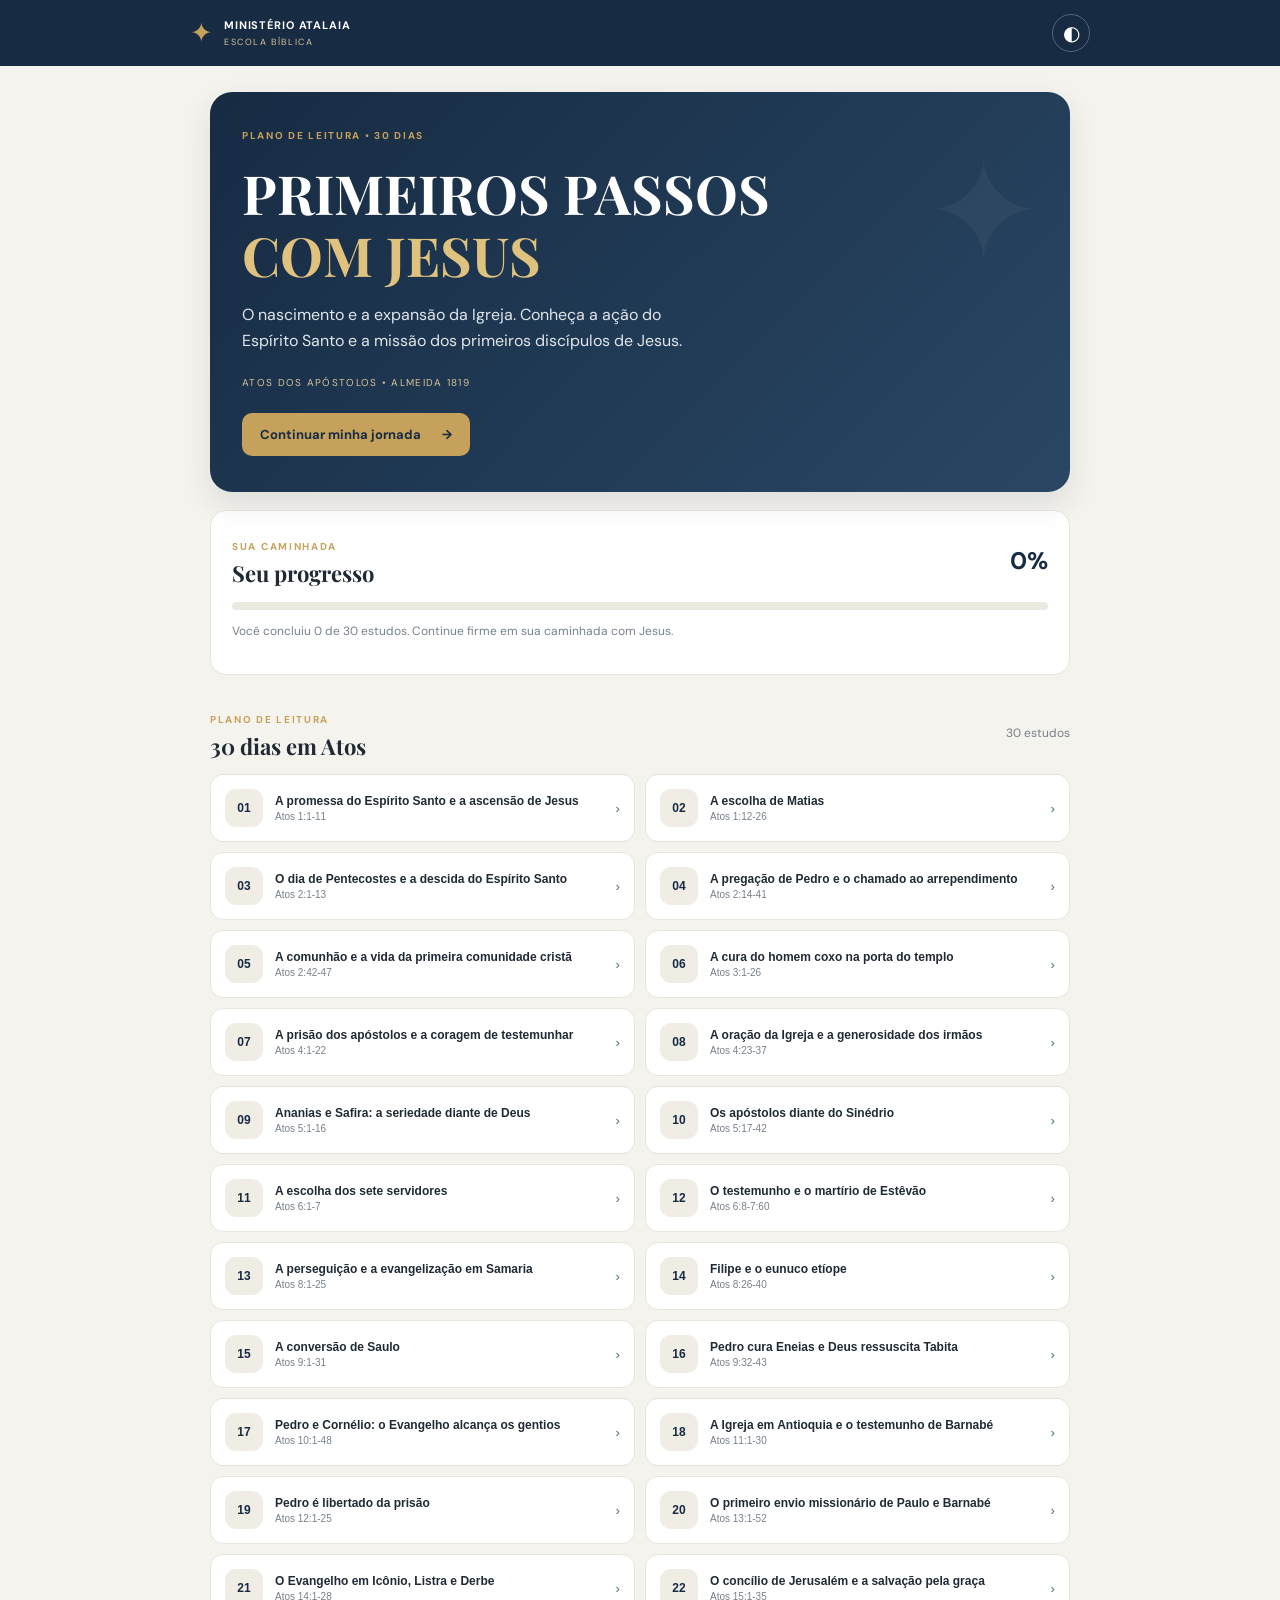
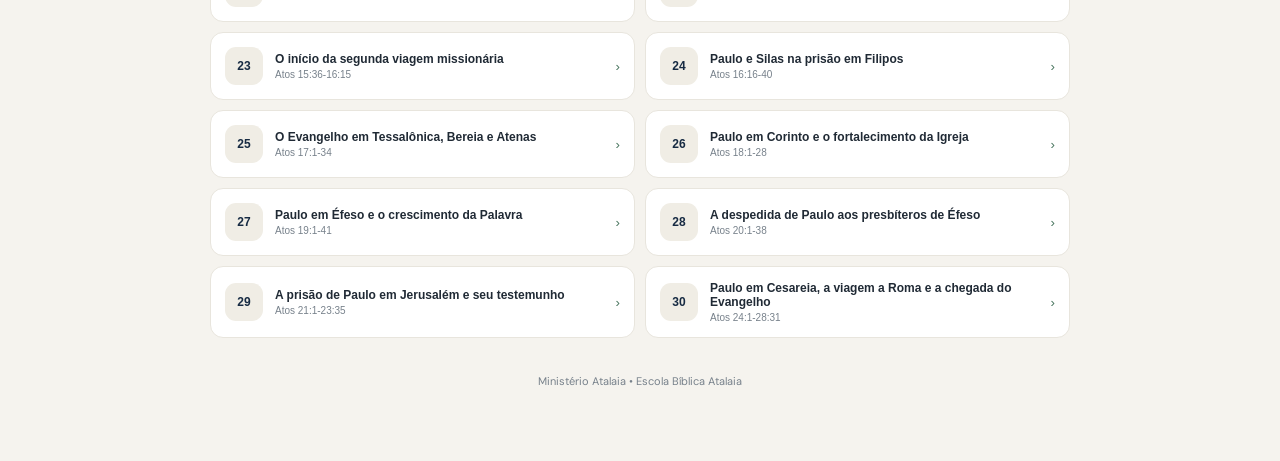
<file: atos.html>
<!DOCTYPE html>
<html lang="pt-BR">
<head>
<meta charset="UTF-8">
<meta name="viewport" content="width=device-width, initial-scale=1.0">
<meta name="theme-color" content="#172b43">
<meta name="description" content="Plano de leitura bíblica de 30 dias no livro de Atos dos Apóstolos — Ministério Atalaia.">
<title>Primeiros Passos com Jesus | Atos dos Apóstolos</title>

<style>
@import url('https://fonts.googleapis.com/css2?family=DM+Sans:wght@400;500;600;700&family=Playfair+Display:wght@500;600;700&display=swap');

:root {
    --navy:#172b43;
    --navy2:#294764;
    --gold:#c6a15b;
    --paper:#f5f3ee;
    --card:#fff;
    --ink:#202a35;
    --muted:#77818b;
    --line:#e8e5dd;
    --soft:#f8f6f1;
    --green:#47745d;
}

* {
    box-sizing:border-box;
}

body {
    margin:0;
    background:var(--paper);
    color:var(--ink);
    font-family:'DM Sans',sans-serif;
    line-height:1.6;
}

.topbar {
    height:66px;
    background:var(--navy);
    color:#fff;
    display:flex;
    align-items:center;
    justify-content:space-between;
    padding:0 max(20px,calc((100% - 900px)/2));
    position:sticky;
    top:0;
    z-index:5;
}

.brand {
    display:flex;
    align-items:center;
    gap:10px;
    color:#fff;
    text-decoration:none;
    letter-spacing:.08em;
    font-size:11px;
}

.brand small {
    display:block;
    color:#d8c49b;
    font-size:9px;
    letter-spacing:.18em;
}

.brand-mark {
    color:var(--gold);
    font-size:27px;
}

.icon-btn {
    border:1px solid #53667b;
    color:white;
    background:transparent;
    border-radius:50%;
    width:38px;
    height:38px;
    font-size:20px;
    cursor:pointer;
}

main {
    max-width:900px;
    margin:auto;
    padding:26px 20px 60px;
}

.view {
    display:none;
}

.view.active {
    display:block;
}

.hero {
    background:linear-gradient(135deg,var(--navy),var(--navy2));
    border-radius:22px;
    padding:36px 32px;
    color:#fff;
    position:relative;
    overflow:hidden;
    box-shadow:0 12px 30px #172b431c;
}

.hero:after {
    content:"✦";
    position:absolute;
    right:28px;
    top:8px;
    font-size:140px;
    color:#ffffff0b;
}

.eyebrow,
.section-kicker,
.card-label {
    font-size:10px;
    letter-spacing:.17em;
    font-weight:700;
    color:var(--gold);
}

h1,h2 {
    font-family:'Playfair Display',serif;
    line-height:1.15;
}

.hero h1 {
    font-size:clamp(34px,7vw,54px);
    margin:18px 0 12px;
}

.hero h1 em {
    font-style:normal;
    color:#e0c27f;
}

.hero p {
    max-width:460px;
    color:#e0e6eb;
    margin-bottom:22px;
}

.hero-meta {
    font-size:10px;
    letter-spacing:.13em;
    color:#d8c49b;
    margin-bottom:22px;
}

.primary-btn,
.secondary-btn {
    border:0;
    border-radius:10px;
    padding:13px 18px;
    font:700 13px 'DM Sans';
    cursor:pointer;
}

.primary-btn {
    background:var(--gold);
    color:#172b43;
}

.primary-btn span {
    margin-left:18px;
}

.secondary-btn {
    background:#eae6dc;
    color:var(--navy);
}

.progress-card,
.content-card {
    background:var(--card);
    border:1px solid var(--line);
    border-radius:16px;
    padding:21px;
    margin-top:18px;
}

.progress-heading,
.section-heading {
    display:flex;
    align-items:center;
    justify-content:space-between;
}

.progress-heading h2,
.section-heading h2 {
    font-size:22px;
    margin:3px 0;
}

.progress-heading strong {
    font-size:24px;
    color:var(--navy);
}

.progress-track {
    height:8px;
    background:#ece9e1;
    border-radius:10px;
    overflow:hidden;
    margin:13px 0 8px;
}

.progress-track span {
    display:block;
    height:100%;
    width:0;
    background:var(--green);
    border-radius:10px;
    transition:width .25s;
}

.progress-card p,
.muted {
    color:var(--muted);
    font-size:12px;
}

.section-heading {
    margin:30px 0 12px;
}

.day-list {
    display:grid;
    grid-template-columns:repeat(2,minmax(0,1fr));
    gap:10px;
}

.day-item {
    background:var(--card);
    border:1px solid var(--line);
    border-radius:13px;
    padding:14px;
    display:flex;
    align-items:center;
    gap:12px;
    text-align:left;
    cursor:pointer;
    color:var(--ink);
    width:100%;
}

.day-item:hover {
    border-color:var(--gold);
}

.day-number {
    width:38px;
    height:38px;
    border-radius:11px;
    background:#f0ede5;
    color:var(--navy);
    display:grid;
    place-items:center;
    font-weight:700;
    font-size:12px;
    flex-shrink:0;
}

.day-item.done .day-number {
    background:#e3eee7;
    color:var(--green);
}

.day-info strong {
    display:block;
    font-size:12px;
}

.day-info small {
    display:block;
    color:var(--muted);
    font-size:10px;
    margin-top:3px;
}

.day-check {
    margin-left:auto;
    color:var(--green);
}

footer {
    text-align:center;
    color:var(--muted);
    font-size:11px;
    padding:35px 0 10px;
}

.back-btn {
    border:0;
    background:transparent;
    color:var(--navy);
    font-weight:700;
    padding:5px 0 18px;
    cursor:pointer;
}

.study-topline {
    display:flex;
    align-items:center;
    gap:12px;
}

.pill {
    background:#e8e1d2;
    color:#6e5528;
    border-radius:30px;
    padding:5px 11px;
    font-size:10px;
    font-weight:700;
    letter-spacing:.1em;
}

.study-title {
    font-size:clamp(30px,6vw,42px);
    margin:16px 0 5px;
    color:var(--navy);
}

.study-reference {
    color:var(--muted);
    margin:0 0 18px;
}

.study-content {
    max-width:720px;
}

.content-card {
    padding:22px;
    margin:13px 0;
}

.content-card h2 {
    font-size:21px;
    margin:7px 0 10px;
    color:var(--navy);
}

.content-card p {
    font-size:14px;
    margin:8px 0;
}

.reference-box {
    padding:12px 14px;
    background:var(--soft);
    border-left:3px solid var(--gold);
    font-weight:700;
    color:var(--navy);
    margin:12px 0;
}

.content-card label {
    display:block;
    font-size:12px;
    font-weight:700;
    margin:16px 0 7px;
    color:var(--navy);
}

textarea {
    width:100%;
    resize:vertical;
    border:1px solid var(--line);
    border-radius:10px;
    padding:12px;
    font:13px/1.6 'DM Sans';
    background:#fff;
    color:#202a35;
}

textarea:focus {
    outline:2px solid #c6a15b66;
    border-color:var(--gold);
}

.tiny-note {
    font-size:10px!important;
    color:var(--muted);
}

.explain-point {
    padding:10px 0;
    border-bottom:1px solid var(--line);
    font-size:14px;
}

.explain-point:last-child {
    border:0;
}

.memory-verse {
    font-family:'Playfair Display',serif;
    font-size:18px!important;
    color:var(--navy);
}

.scripture-text {
    background:var(--soft);
    border:1px solid var(--line);
    border-radius:12px;
    padding:14px 16px;
    margin:14px 0;
}

.scripture-verse {
    display:grid;
    grid-template-columns:35px 1fr;
    gap:8px;
    padding:7px 0;
    border-bottom:1px solid var(--line);
    font-size:14px;
    line-height:1.75;
}

.scripture-verse:last-child {
    border:0;
}

.scripture-verse sup {
    color:#9a793d;
    font-weight:700;
    font-size:10px;
    padding-top:3px;
}

.scripture-status {
    color:var(--muted);
    font-size:12px;
}

.scripture-error {
    color:#a33b32;
    font-size:13px;
}

.prayer-card {
    background:#f0eee7;
}

.study-actions {
    display:flex;
    gap:8px;
    align-items:center;
    justify-content:space-between;
    flex-wrap:wrap;
    margin-top:18px;
}

.study-actions .primary-btn {
    flex:1;
}

.dark {
    --paper:#101b28;
    --card:#1b2b3b;
    --ink:#edf0f2;
    --muted:#aab4bd;
    --line:#344454;
    --soft:#243649;
}

.dark .day-item,
.dark textarea {
    background:#1b2b3b;
    color:#edf0f2;
}

.dark .day-number {
    background:#2b4054;
    color:#e4c987;
}

.dark .content-card h2,
.dark .study-title,
.dark .reference-box {
    color:#e7d3a5;
}

.dark .reference-box,
.dark .prayer-card {
    background:#26394c;
}

.dark .secondary-btn {
    background:#34485b;
    color:#fff;
}

.dark .progress-track {
    background:#344454;
}

.dark .scripture-text {
    background:#26394c;
}

@media(max-width:560px) {
    main {
        padding:17px 14px 40px;
    }

    .hero {
        padding:28px 22px;
    }

    .day-list {
        grid-template-columns:1fr;
    }

    .progress-card,
    .content-card {
        padding:17px;
    }

    .study-actions {
        display:grid;
        grid-template-columns:1fr 1fr;
    }

    .study-actions .primary-btn {
        grid-column:1/-1;
        grid-row:1;
    }

    .study-actions #prevBtn {
        grid-column:1;
    }

    .study-actions #nextBtn {
        grid-column:2;
    }

    .hero h1 {
        font-size:37px;
    }
}
</style>
</head>

<body>

<header class="topbar">
    <a class="brand" href="#" id="homeLink">
        <span class="brand-mark">✦</span>
        <span>
            <strong>MINISTÉRIO ATALAIA</strong>
            <small>ESCOLA BÍBLICA</small>
        </span>
    </a>

    <button class="icon-btn" id="themeBtn" aria-label="Alternar tema">◐</button>
</header>

<main>

<section id="homeView" class="view active">

    <section class="hero">
        <div class="eyebrow">PLANO DE LEITURA • 30 DIAS</div>

        <h1>
            PRIMEIROS PASSOS<br>
            <em>COM JESUS</em>
        </h1>

        <p>
            O nascimento e a expansão da Igreja.
            Conheça a ação do Espírito Santo e a missão
            dos primeiros discípulos de Jesus.
        </p>

        <div class="hero-meta">
            ATOS DOS APÓSTOLOS • ALMEIDA 1819
        </div>

        <button class="primary-btn" id="continueBtn">
            Continuar minha jornada <span>→</span>
        </button>
    </section>

    <section class="progress-card">
        <div class="progress-heading">
            <div>
                <span class="section-kicker">SUA CAMINHADA</span>
                <h2>Seu progresso</h2>
            </div>
            <strong id="progressPercent">0%</strong>
        </div>

        <div class="progress-track">
            <span id="progressBar"></span>
        </div>

        <p id="progressText">
            Você ainda não concluiu nenhuma leitura. Comece pelo Dia 1.
        </p>
    </section>

    <div class="section-heading">
        <div>
            <span class="section-kicker">PLANO DE LEITURA</span>
            <h2>30 dias em Atos</h2>
        </div>
        <span class="muted">30 estudos</span>
    </div>

    <div id="dayList" class="day-list"></div>

    <footer>
        Ministério Atalaia • Escola Bíblica Atalaia
    </footer>

</section>

<section id="studyView" class="view">

    <button class="back-btn" id="backBtn">← Voltar ao plano</button>

    <div class="study-topline">
        <span id="studyDayLabel" class="pill">DIA 1</span>
        <span id="studyWeek" class="muted"></span>
    </div>

    <h1 id="studyTitle" class="study-title"></h1>
    <p id="studyReference" class="study-reference"></p>

    <div class="study-content">

        <article class="content-card">
            <div class="card-label">01 • LEITURA BÍBLICA</div>
            <h2>Texto bíblico</h2>
            <p id="readingIntro"></p>
            <div class="reference-box" id="readingReference"></div>

            <div id="scriptureText" class="scripture-text" aria-live="polite">
                <p>O texto bíblico será carregado automaticamente.</p>
            </div>

            <p id="scriptureCopyright" class="tiny-note">
                Texto bíblico: Bíblia Livre (Almeida 1819). Requer conexão com a internet.
            </p>
        </article>

        <article class="content-card">
            <div class="card-label">02 • CONTEXTO</div>
            <h2>Entendendo o contexto</h2>
            <p id="contextText"></p>
        </article>

        <article class="content-card">
            <div class="card-label">03 • EXPLICAÇÃO BÍBLICA</div>
            <h2>O que o texto ensina?</h2>
            <div id="explanationText"></div>
        </article>

        <article class="content-card">
            <div class="card-label">04 • PARA A VIDA</div>
            <h2>Aplicação prática</h2>
            <p id="applicationText"></p>
        </article>

        <article class="content-card">
            <div class="card-label">05 • MEMORIZAÇÃO</div>
            <h2>Versículo para guardar (ARC)</h2>
            <p id="memoryText" class="memory-verse"></p>
            <span id="memoryReference" class="verse-ref"></span>
        </article>

        <article class="content-card">
            <div class="card-label">06 • REFLEXÃO</div>
            <h2>Examine sua caminhada</h2>
            <div id="questions"></div>

            <label for="notesInput">Minhas anotações</label>
            <textarea id="notesInput" rows="4" placeholder="Escreva aqui suas reflexões..."></textarea>

            <button class="secondary-btn" id="saveNotesBtn">
                Salvar minhas anotações
            </button>
        </article>

        <article class="content-card prayer-card">
            <div class="card-label">07 • MOMENTO DE ORAÇÃO</div>
            <h2>Ore ao Senhor</h2>
            <p id="prayerText"></p>
        </article>

        <div class="study-actions">
            <button class="primary-btn" id="completeBtn">
                Marcar como concluído ✓
            </button>

            <button class="secondary-btn" id="prevBtn">← Anterior</button>
            <button class="secondary-btn" id="nextBtn">Próximo →</button>
        </div>

    </div>
</section>

</main>

<script>
const studies = [

{
day:1,
title:"A promessa do Espírito Santo e a ascensão de Jesus",
ref:"Atos 1:1-11",
week:"Semana 1 • O início da Igreja",
intro:"Leia a apresentação do livro de Atos, a promessa do Espírito Santo e a ascensão de Jesus Cristo.",
context:"Atos começa dando continuidade ao relato do Evangelho de Lucas. Jesus, depois de sua ressurreição, apresenta-se vivo aos discípulos durante quarenta dias e fala sobre o Reino de Deus. Antes de subir ao céu, ordena que aguardem a promessa do Pai: o batismo com o Espírito Santo.",
points:[
"Jesus apresenta-se vivo aos discípulos depois de sua paixão.",
"Ele fala sobre o Reino de Deus durante quarenta dias.",
"Os discípulos recebem a promessa do batismo com o Espírito Santo.",
"Jesus declara que os discípulos seriam suas testemunhas até os confins da terra.",
"Jesus é elevado às alturas diante deles."
],
application:"A missão cristã não depende apenas da capacidade humana. Jesus prometeu o Espírito Santo e enviou seus discípulos para testemunhar. Conheça essa missão e esteja disposto a obedecer à Palavra.",
memory:"Mas recebereis a virtude do Espírito Santo, que há de vir sobre vós; e ser-me-eis testemunhas.",
memoryRef:"Atos 1:8 — confira o texto na ARC.",
questions:[
"Qual promessa Jesus fez aos discípulos?",
"Qual seria a missão dos discípulos depois de receberem o Espírito Santo?",
"O que Jesus declarou sobre o alcance do testemunho?"
],
prayer:"Senhor Jesus, ajuda-me a compreender tua missão e a viver como testemunha fiel do Evangelho. Ensina-me a depender do Espírito Santo e a obedecer à tua Palavra. Amém."
},

{
day:2,
title:"A escolha de Matias",
ref:"Atos 1:12-26",
week:"Semana 1 • O início da Igreja",
intro:"Leia o retorno dos discípulos a Jerusalém, a perseverança em oração e a escolha de Matias para ocupar o lugar de Judas.",
context:"Depois da ascensão de Jesus, os discípulos retornam a Jerusalém e permanecem reunidos em oração. Pedro explica a necessidade de escolher alguém para ocupar o lugar deixado por Judas Iscariotes entre os apóstolos.",
points:[
"Os discípulos retornam a Jerusalém conforme a orientação de Jesus.",
"Os apóstolos e outros seguidores permanecem unidos em oração.",
"Pedro apresenta as Escrituras ao tratar da substituição de Judas.",
"Dois homens são apresentados como candidatos.",
"Matias é escolhido e contado com os onze apóstolos."
],
application:"A Igreja nasceu em um ambiente de comunhão, oração e submissão às Escrituras. Aprenda a buscar a direção de Deus antes de tomar decisões importantes.",
memory:"Todos estes perseveravam unanimemente em oração e súplicas.",
memoryRef:"Atos 1:14 — confira o texto na ARC.",
questions:[
"Como os discípulos permaneceram depois da ascensão de Jesus?",
"Por que foi necessário escolher outro apóstolo?",
"Quem foi escolhido para ocupar o lugar de Judas?"
],
prayer:"Pai, ensina-me a perseverar em oração e a valorizar a comunhão com os irmãos. Que minhas decisões sejam orientadas pela tua Palavra. Amém."
},

{
day:3,
title:"O dia de Pentecostes e a descida do Espírito Santo",
ref:"Atos 2:1-13",
week:"Semana 1 • O nascimento da Igreja",
intro:"Leia o acontecimento de Pentecostes e observe os sinais que acompanharam a descida do Espírito Santo.",
context:"No dia de Pentecostes, os discípulos estavam reunidos quando veio do céu um som semelhante a um vento veemente e impetuoso. Línguas repartidas como que de fogo apareceram, e todos foram cheios do Espírito Santo, começando a falar em outras línguas conforme o Espírito lhes concedia.",
points:[
"Os discípulos estavam reunidos no dia de Pentecostes.",
"Um som vindo do céu encheu a casa onde estavam assentados.",
"Línguas repartidas como que de fogo foram vistas sobre eles.",
"Todos foram cheios do Espírito Santo.",
"Pessoas de diferentes nações ouviram os discípulos em seus próprios idiomas."
],
application:"Pentecostes demonstra que Deus cumpriu a promessa feita por Jesus. O Espírito Santo capacitou os discípulos para testemunhar. Leia o texto com atenção e reconheça a importância dessa promessa na história da Igreja.",
memory:"E todos foram cheios do Espírito Santo.",
memoryRef:"Atos 2:4 — confira o texto na ARC.",
questions:[
"O que aconteceu quando chegou o dia de Pentecostes?",
"Quais sinais acompanharam aquele acontecimento?",
"Como as pessoas de diferentes nações reagiram?"
],
prayer:"Senhor Deus, obrigado pelo cumprimento da promessa do Espírito Santo. Ajuda-me a compreender tua Palavra e a testemunhar de Jesus com fidelidade. Amém."
},

{
day:4,
title:"A pregação de Pedro e o chamado ao arrependimento",
ref:"Atos 2:14-41",
week:"Semana 1 • O nascimento da Igreja",
intro:"Leia a primeira grande pregação de Pedro depois do Pentecostes e a resposta da multidão.",
context:"Pedro se levanta com os onze e explica que o acontecimento não era embriaguez, mas cumprimento da profecia de Joel. Ele anuncia Jesus crucificado e ressuscitado, demonstrando pelas Escrituras que Deus o fez Senhor e Cristo. Os ouvintes são confrontados e perguntam o que devem fazer.",
points:[
"Pedro explica o acontecimento de Pentecostes à multidão.",
"Ele apresenta a profecia de Joel sobre o derramamento do Espírito.",
"Pedro anuncia a morte e a ressurreição de Jesus.",
"Os ouvintes são chamados ao arrependimento e ao batismo em nome de Jesus Cristo.",
"Quase três mil pessoas recebem a Palavra e são batizadas."
],
application:"A mensagem apostólica aponta para Jesus Cristo, sua morte e ressurreição. O Evangelho chama o ser humano ao arrependimento e à resposta de fé.",
memory:"Arrependei-vos, e cada um de vós seja batizado em nome de Jesus Cristo.",
memoryRef:"Atos 2:38 — confira o texto na ARC.",
questions:[
"Como Pedro explicou o acontecimento de Pentecostes?",
"Qual foi o centro da pregação de Pedro?",
"Qual orientação Pedro deu aos ouvintes que foram confrontados?"
],
prayer:"Senhor, dá-me um coração sensível à tua Palavra. Ajuda-me a compreender o Evangelho, arrepender-me dos meus pecados e viver em obediência a Cristo. Amém."
},

{
day:5,
title:"A comunhão e a vida da primeira comunidade cristã",
ref:"Atos 2:42-47",
week:"Semana 1 • O nascimento da Igreja",
intro:"Leia como viviam os primeiros convertidos e quais práticas caracterizavam a comunidade cristã.",
context:"Depois de receberem a Palavra e serem batizados, os novos discípulos perseveravam na doutrina dos apóstolos, na comunhão, no partir do pão e nas orações. A comunidade demonstrava cuidado mútuo, generosidade e louvor a Deus.",
points:[
"Os discípulos perseveravam na doutrina dos apóstolos.",
"A comunhão e o partir do pão faziam parte da vida da Igreja.",
"Eles permaneciam unidos em oração.",
"Os irmãos compartilhavam seus bens conforme as necessidades.",
"O Senhor acrescentava à Igreja aqueles que se haviam de salvar."
],
application:"A vida cristã não foi apresentada como uma caminhada isolada. Aprenda a valorizar o ensino bíblico, a comunhão, a oração e o cuidado com os irmãos.",
memory:"E perseveravam na doutrina dos apóstolos, e na comunhão, e no partir do pão, e nas orações.",
memoryRef:"Atos 2:42 — confira o texto na ARC.",
questions:[
"Quais eram as práticas fundamentais da primeira comunidade?",
"Como os primeiros cristãos demonstravam comunhão?",
"O que o Senhor fazia em relação à Igreja?"
],
prayer:"Pai, ajuda-me a crescer na doutrina, na comunhão e na oração. Ensina-me a servir os irmãos e a participar fielmente da vida da Igreja. Amém."
},

{
day:6,
title:"A cura do homem coxo na porta do templo",
ref:"Atos 3:1-26",
week:"Semana 1 • O testemunho apostólico",
intro:"Leia a cura realizada por Pedro e João e a mensagem anunciada por Pedro ao povo que se reuniu admirado.",
context:"Pedro e João sobem ao templo para orar. Na porta chamada Formosa, encontram um homem coxo desde o nascimento, que pedia esmolas. Pedro declara que não possui prata nem ouro, mas oferece o que tem: em nome de Jesus Cristo, ordena que o homem se levante e ande.",
points:[
"Pedro e João vão ao templo na hora da oração.",
"O homem coxo pede esmola aos apóstolos.",
"Pedro ordena que ele se levante em nome de Jesus Cristo.",
"O homem é curado e entra no templo andando, saltando e louvando a Deus.",
"Pedro anuncia Jesus e chama o povo ao arrependimento."
],
application:"O milagre direciona a atenção para Jesus, não para a exaltação dos apóstolos. O testemunho cristão deve conduzir as pessoas ao conhecimento de Cristo.",
memory:"Em nome de Jesus Cristo, o Nazareno, levanta-te e anda.",
memoryRef:"Atos 3:6 — confira o texto na ARC.",
questions:[
"Onde Pedro e João encontraram o homem coxo?",
"Em nome de quem o homem foi curado?",
"Qual mensagem Pedro anunciou depois do milagre?"
],
prayer:"Senhor Jesus, que minha vida conduza outras pessoas a ti. Ajuda-me a anunciar o Evangelho com humildade e fidelidade. Amém."
},

{
day:7,
title:"A prisão dos apóstolos e a coragem de testemunhar",
ref:"Atos 4:1-22",
week:"Semana 1 • O testemunho apostólico",
intro:"Leia a prisão de Pedro e João e a resposta dos apóstolos diante das autoridades religiosas.",
context:"Enquanto Pedro e João falavam ao povo, sacerdotes, o capitão do templo e saduceus se aproximaram e os prenderam. No dia seguinte, os apóstolos foram interrogados sobre a autoridade pela qual haviam curado o homem. Pedro, cheio do Espírito Santo, anuncia que a cura aconteceu pelo nome de Jesus Cristo.",
points:[
"Pedro e João são presos por anunciarem a ressurreição em Jesus.",
"Pedro responde às autoridades cheio do Espírito Santo.",
"Os apóstolos declaram que a salvação está em Jesus Cristo.",
"As autoridades reconhecem a ousadia dos discípulos.",
"Pedro e João afirmam que não podem deixar de falar do que viram e ouviram."
],
application:"A oposição não deve levar o discípulo a abandonar a verdade. Aprenda com os apóstolos a testemunhar de Jesus com coragem e respeito.",
memory:"Não podemos deixar de falar do que temos visto e ouvido.",
memoryRef:"Atos 4:20 — confira o texto na ARC.",
questions:[
"Por que Pedro e João foram presos?",
"Como Pedro respondeu às autoridades?",
"Qual foi a resposta dos apóstolos diante da proibição de falar?"
],
prayer:"Pai, fortalece minha fé para que eu não tenha vergonha do Evangelho. Dá-me sabedoria e coragem para testemunhar de Jesus. Amém."
},

{
day:8,
title:"A oração da Igreja e a generosidade dos irmãos",
ref:"Atos 4:23-37",
week:"Semana 2 • A vida da Igreja",
intro:"Leia a oração da comunidade depois da libertação dos apóstolos e o testemunho de unidade entre os primeiros cristãos.",
context:"Depois de serem libertados, Pedro e João procuram os irmãos e relatam o que aconteceu. A Igreja ora reconhecendo a soberania de Deus e pede ousadia para anunciar sua Palavra. O texto também apresenta a unidade e a generosidade dos primeiros discípulos.",
points:[
"A comunidade recebe o relato dos apóstolos.",
"Os irmãos levantam a voz a Deus em oração.",
"Eles pedem coragem para continuar anunciando a Palavra.",
"A comunidade demonstra unidade e cuidado com os necessitados.",
"Barnabé é apresentado como exemplo de generosidade."
],
application:"Quando enfrentar oposição, procure a comunhão dos irmãos e ore. A Igreja deve permanecer unida na missão e demonstrar amor por meio de atitudes concretas.",
memory:"E todos foram cheios do Espírito Santo, e anunciavam com ousadia a palavra de Deus.",
memoryRef:"Atos 4:31 — confira o texto na ARC.",
questions:[
"O que a Igreja fez quando ouviu o relato de Pedro e João?",
"Qual foi o pedido apresentado a Deus?",
"Como os primeiros cristãos demonstravam generosidade?"
],
prayer:"Senhor, une teu povo em oração e amor. Dá-nos ousadia para anunciar tua Palavra e disposição para ajudar quem necessita. Amém."
},

{
day:9,
title:"Ananias e Safira: a seriedade diante de Deus",
ref:"Atos 5:1-16",
week:"Semana 2 • A vida da Igreja",
intro:"Leia o relato de Ananias e Safira e observe a seriedade com que a Igreja primitiva tratava a verdade e a santidade.",
context:"Ananias e Safira vendem uma propriedade e apresentam parte do valor como se fosse o total recebido. Pedro confronta a mentira de Ananias, mostrando que ele havia mentido ao Espírito Santo. O mesmo acontece com Safira. O episódio provoca grande temor na comunidade.",
points:[
"Ananias e Safira decidem reter parte do valor da propriedade.",
"Pedro confronta a mentira apresentada por Ananias.",
"O texto afirma que a mentira foi contra o Espírito Santo.",
"Safira confirma a versão falsa e também é confrontada.",
"Grande temor vem sobre toda a Igreja e sobre os que ouvem o relato."
],
application:"Deus não aprova a falsidade nem a aparência de piedade. Viva com sinceridade diante do Senhor, lembrando que a verdade deve orientar sua vida cristã.",
memory:"Não mentiste aos homens, mas a Deus.",
memoryRef:"Atos 5:4 — confira o texto na ARC.",
questions:[
"Qual foi a atitude de Ananias e Safira?",
"Como Pedro identificou a gravidade daquela mentira?",
"O que aconteceu na comunidade depois do episódio?"
],
prayer:"Senhor, livra-me da falsidade e da hipocrisia. Ensina-me a viver com sinceridade, temor e integridade diante de ti. Amém."
},

{
day:10,
title:"Os apóstolos diante do Sinédrio",
ref:"Atos 5:17-42",
week:"Semana 2 • O testemunho apostólico",
intro:"Leia a prisão dos apóstolos, sua libertação e a resposta diante da ordem de não ensinar em nome de Jesus.",
context:"O sumo sacerdote e os saduceus prendem os apóstolos, mas durante a noite um anjo do Senhor abre as portas da prisão e os orienta a continuar anunciando a mensagem da vida. Levados novamente diante do conselho, os apóstolos afirmam que importa obedecer a Deus antes que aos homens.",
points:[
"Os apóstolos são presos por causa do testemunho público.",
"Um anjo do Senhor abre as portas da prisão.",
"Os apóstolos voltam a ensinar no templo.",
"Pedro declara que é necessário obedecer a Deus antes que aos homens.",
"Os apóstolos saem alegres por terem sido considerados dignos de padecer afronta pelo nome de Jesus."
],
application:"A fidelidade a Deus deve estar acima da aprovação humana. Permaneça firme na Palavra e não abandone o testemunho de Cristo diante das dificuldades.",
memory:"Mais importa obedecer a Deus do que aos homens.",
memoryRef:"Atos 5:29 — confira o texto na ARC.",
questions:[
"Como os apóstolos foram libertados da prisão?",
"O que Pedro declarou diante do conselho?",
"Como os apóstolos reagiram depois de serem açoitados?"
],
prayer:"Pai, dá-me coragem para obedecer à tua Palavra. Que nenhuma pressão humana me faça negar a verdade do Evangelho. Amém."
},

{
day:11,
title:"A escolha dos sete servidores",
ref:"Atos 6:1-7",
week:"Semana 2 • A organização da Igreja",
intro:"Leia como a Igreja resolveu uma dificuldade relacionada à distribuição diária e escolheu sete homens para servir.",
context:"Com o crescimento da comunidade, surgiu uma reclamação dos judeus de fala grega porque suas viúvas estavam sendo esquecidas na distribuição diária. Os apóstolos reuniram a multidão dos discípulos e orientaram a escolha de sete homens de boa reputação, cheios do Espírito Santo e de sabedoria.",
points:[
"Surge uma reclamação relacionada ao atendimento das viúvas.",
"Os apóstolos reconhecem a necessidade de organizar o serviço.",
"A comunidade recebe orientação para escolher sete homens.",
"Os escolhidos deveriam ter boa reputação e ser cheios do Espírito Santo e de sabedoria.",
"A Palavra de Deus crescia e o número dos discípulos se multiplicava."
],
application:"O crescimento da Igreja exige organização, responsabilidade e serviço. Valorize as pessoas, cuide dos necessitados e sirva com caráter e sabedoria.",
memory:"Escolhei, pois, irmãos, dentre vós, sete varões de boa reputação, cheios do Espírito Santo e de sabedoria.",
memoryRef:"Atos 6:3 — confira o texto na ARC.",
questions:[
"Qual problema surgiu na comunidade?",
"Quais características deveriam ter os homens escolhidos?",
"Qual foi o resultado do trabalho organizado?"
],
prayer:"Senhor, dá-me um coração disposto a servir. Ajuda tua Igreja a cuidar das pessoas com justiça, sabedoria e amor. Amém."
},

{
day:12,
title:"O testemunho e o martírio de Estêvão",
ref:"Atos 6:8-7:60",
week:"Semana 2 • A expansão da Igreja",
intro:"Leia o testemunho de Estêvão, seu discurso diante do conselho e sua morte por apedrejamento.",
context:"Estêvão, cheio de fé e do Espírito Santo, realiza sinais e prodígios. Alguns homens discutem com ele, mas não conseguem resistir à sabedoria com que fala. Levado diante do conselho, apresenta uma exposição da história de Israel e denuncia a resistência dos ouvintes ao Espírito Santo. Ao final, é apedrejado.",
points:[
"Estêvão é apresentado como homem cheio de fé e do Espírito Santo.",
"Seus opositores não conseguem resistir à sabedoria de sua mensagem.",
"Estêvão recorda a história de Abraão, José, Moisés e Israel.",
"Ele denuncia a resistência dos ouvintes à mensagem de Deus.",
"Estêvão morre apedrejado enquanto entrega seu espírito ao Senhor e pede perdão para seus perseguidores."
],
application:"Estêvão permaneceu fiel a Jesus mesmo diante da morte. Aprenda a conhecer as Escrituras e a manter a fidelidade a Cristo em todas as circunstâncias.",
memory:"Senhor Jesus, recebe o meu espírito.",
memoryRef:"Atos 7:59 — confira o texto na ARC.",
questions:[
"Quais características de Estêvão são destacadas no texto?",
"Quais personagens da história de Israel ele menciona?",
"Como Estêvão reagiu diante de sua morte?"
],
prayer:"Senhor Jesus, fortalece minha fé e ensina-me a permanecer fiel à tua Palavra. Ajuda-me a responder com amor mesmo diante da perseguição. Amém."
},

{
day:13,
title:"A perseguição e a evangelização em Samaria",
ref:"Atos 8:1-25",
week:"Semana 3 • A expansão do Evangelho",
intro:"Leia a perseguição contra a Igreja em Jerusalém, a pregação de Filipe em Samaria e a conversão de muitos samaritanos.",
context:"Depois da morte de Estêvão, inicia-se uma grande perseguição contra a Igreja em Jerusalém. Os discípulos se dispersam pelas regiões da Judeia e Samaria, anunciando a Palavra. Filipe chega a Samaria, prega Cristo e muitos recebem a mensagem.",
points:[
"Uma grande perseguição atinge a Igreja em Jerusalém.",
"Os discípulos dispersos anunciam a Palavra por onde passam.",
"Filipe prega Cristo em Samaria.",
"Muitas pessoas creem e são batizadas.",
"Pedro e João visitam Samaria e oram para que os novos convertidos recebam o Espírito Santo."
],
application:"A perseguição não impediu a expansão do Evangelho. Os discípulos continuaram anunciando a Palavra. Aprenda a compartilhar sua fé onde Deus permitir.",
memory:"Mas os que andavam dispersos iam por toda parte, anunciando a palavra.",
memoryRef:"Atos 8:4 — confira o texto na ARC.",
questions:[
"O que aconteceu com a Igreja depois da morte de Estêvão?",
"Quem anunciou o Evangelho em Samaria?",
"Qual foi a atitude de Simão diante do que aconteceu?"
],
prayer:"Pai, dá-me coragem para anunciar tua Palavra em todos os lugares. Que as dificuldades não me façam abandonar a missão de testemunhar de Jesus. Amém."
},

{
day:14,
title:"Filipe e o eunuco etíope",
ref:"Atos 8:26-40",
week:"Semana 3 • A expansão do Evangelho",
intro:"Leia o encontro de Filipe com o eunuco etíope e como a explicação das Escrituras conduziu aquele homem à fé em Jesus.",
context:"Um anjo do Senhor orienta Filipe a seguir pelo caminho de Gaza. Ali ele encontra um eunuco etíope que lia o profeta Isaías, mas não compreendia a passagem. Filipe se aproxima, explica que o texto anunciava Jesus e anuncia-lhe o Evangelho.",
points:[
"Filipe recebe orientação para seguir pelo caminho de Gaza.",
"O eunuco etíope estava lendo o profeta Isaías.",
"Filipe pergunta se ele compreende o que está lendo.",
"A partir das Escrituras, Filipe anuncia Jesus.",
"O eunuco crê, é batizado e segue seu caminho com alegria."
],
application:"A leitura da Bíblia precisa ser acompanhada de compreensão. Aprenda a estudar as Escrituras e esteja disposto a ajudar outras pessoas a conhecer Jesus por meio da Palavra.",
memory:"Então Filipe, abrindo a sua boca, e começando nesta Escritura, lhe anunciou a Jesus.",
memoryRef:"Atos 8:35 — confira o texto na ARC.",
questions:[
"O que o eunuco estava lendo?",
"Como Filipe explicou a passagem?",
"O que aconteceu depois que o eunuco creu?"
],
prayer:"Senhor, dá-me entendimento das Escrituras e disposição para ensinar tua Palavra com fidelidade. Ajuda-me a conduzir pessoas ao conhecimento de Jesus. Amém."
},

{
day:15,
title:"A conversão de Saulo",
ref:"Atos 9:1-31",
week:"Semana 3 • A transformação de vidas",
intro:"Leia o encontro de Saulo com Jesus no caminho de Damasco e o início de sua nova caminhada.",
context:"Saulo perseguia os discípulos de Jesus e viajava para Damasco com autorização para prender os que pertenciam ao Caminho. No caminho, uma luz do céu o envolve, e ele ouve a voz de Jesus. Depois de ficar cego, é conduzido à cidade, onde Ananias recebe a missão de visitá-lo.",
points:[
"Saulo persegue os discípulos de Jesus.",
"Uma luz do céu o envolve no caminho de Damasco.",
"Jesus se identifica a Saulo e questiona sua perseguição.",
"Ananias recebe a missão de visitar Saulo.",
"Saulo recupera a visão, é batizado e começa a anunciar Jesus."
],
application:"A conversão de Saulo demonstra que Jesus pode transformar profundamente uma vida. Não despreze ninguém nem limite o alcance da graça de Deus.",
memory:"Este é para mim um vaso escolhido, para levar o meu nome diante dos gentios, e dos reis, e dos filhos de Israel.",
memoryRef:"Atos 9:15 — confira o texto na ARC.",
questions:[
"Qual era a atitude de Saulo em relação aos discípulos?",
"O que aconteceu no caminho de Damasco?",
"Qual missão foi anunciada a Saulo?"
],
prayer:"Senhor Jesus, transforma meu coração e orienta meus passos. Ajuda-me a abandonar tudo o que se opõe à tua vontade e a viver para anunciar teu nome. Amém."
},

{
day:16,
title:"Pedro cura Eneias e Deus ressuscita Tabita",
ref:"Atos 9:32-43",
week:"Semana 3 • O testemunho apostólico",
intro:"Leia os acontecimentos em Lida e Jope, nos quais Pedro é instrumento de cura e testemunha do poder de Deus.",
context:"Pedro visita os irmãos e chega a Lida, onde encontra Eneias, que estava paralítico havia oito anos. Em nome de Jesus Cristo, ordena que ele se levante. Em Jope, uma discípula chamada Tabita morre. Pedro é chamado, ora e a apresenta viva aos irmãos.",
points:[
"Pedro visita os irmãos que habitavam em Lida.",
"Eneias é curado em nome de Jesus Cristo.",
"Tabita é apresentada como discípula conhecida por suas boas obras e esmolas.",
"Pedro ora e Tabita volta à vida.",
"Muitos creem no Senhor depois dos acontecimentos."
],
application:"O texto destaca o serviço de Tabita e o testemunho de Pedro. Use sua vida para servir às pessoas e apontar para o poder de Deus.",
memory:"Tabita, levanta-te.",
memoryRef:"Atos 9:40 — confira o texto na ARC.",
questions:[
"Qual era a condição de Eneias?",
"Como Tabita era conhecida entre os discípulos?",
"O que aconteceu depois que Pedro orou?"
],
prayer:"Pai, ajuda-me a servir com generosidade e a testemunhar de Jesus. Que minhas atitudes demonstrem amor ao próximo. Amém."
},

{
day:17,
title:"Pedro e Cornélio: o Evangelho alcança os gentios",
ref:"Atos 10:1-48",
week:"Semana 4 • O Evangelho para todas as nações",
intro:"Leia o encontro de Pedro com Cornélio e observe como Deus conduz a proclamação do Evangelho também aos gentios.",
context:"Cornélio, centurião romano, é descrito como homem piedoso e temente a Deus. Um anjo o orienta a chamar Pedro. Ao mesmo tempo, Pedro recebe uma visão que o prepara para compreender que não deveria considerar comum ou imundo aquilo que Deus purificou. Pedro vai à casa de Cornélio e anuncia Jesus.",
points:[
"Cornélio recebe uma orientação divina para chamar Pedro.",
"Pedro tem uma visão que o leva a reconsiderar suas distinções religiosas.",
"Pedro compreende que Deus não faz acepção de pessoas.",
"Ele anuncia Jesus, sua morte e ressurreição.",
"O Espírito Santo cai sobre os que ouvem a Palavra, e eles são batizados."
],
application:"O Evangelho não está limitado a um povo ou origem. Deus chama pessoas de todas as nações. Não permita que preconceitos impeçam você de anunciar Cristo.",
memory:"Reconheço, por verdade, que Deus não faz acepção de pessoas.",
memoryRef:"Atos 10:34 — confira o texto na ARC.",
questions:[
"Quem era Cornélio?",
"Qual foi o significado da visão recebida por Pedro?",
"O que aconteceu enquanto Pedro anunciava Jesus?"
],
prayer:"Senhor, tira do meu coração todo preconceito. Ajuda-me a anunciar o Evangelho a todas as pessoas, reconhecendo que todos precisam de Jesus. Amém."
},

{
day:18,
title:"A Igreja em Antioquia e o testemunho de Barnabé",
ref:"Atos 11:1-30",
week:"Semana 4 • A expansão do Evangelho",
intro:"Leia a explicação de Pedro sobre a visita a Cornélio e o crescimento da comunidade cristã em Antioquia.",
context:"Pedro retorna a Jerusalém e explica aos irmãos o que aconteceu na casa de Cornélio. A Igreja reconhece que Deus também concedeu aos gentios o arrependimento para a vida. O texto apresenta o crescimento da comunidade em Antioquia, onde os discípulos são chamados cristãos pela primeira vez.",
points:[
"Pedro relata aos irmãos sua experiência na casa de Cornélio.",
"A Igreja reconhece que Deus concedeu aos gentios o arrependimento para a vida.",
"Discípulos dispersos anunciam o Evangelho em diferentes regiões.",
"A Igreja em Jerusalém envia Barnabé a Antioquia.",
"Os discípulos são chamados cristãos pela primeira vez em Antioquia.",
"Os irmãos enviam ajuda aos necessitados na Judeia."
],
application:"A Igreja deve reconhecer a obra de Deus, fortalecer novos convertidos e cuidar de quem passa por necessidades. Seja um instrumento de encorajamento e generosidade.",
memory:"Em Antioquia foram os discípulos, pela primeira vez, chamados cristãos.",
memoryRef:"Atos 11:26 — confira o texto na ARC.",
questions:[
"Como a Igreja reagiu ao relato de Pedro?",
"Qual foi a contribuição de Barnabé em Antioquia?",
"Onde os discípulos foram chamados cristãos pela primeira vez?"
],
prayer:"Pai, ajuda-me a fortalecer os irmãos e a servir com generosidade. Que minha vida seja identificada pelo compromisso com Jesus Cristo. Amém."
},

{
day:19,
title:"Pedro é libertado da prisão",
ref:"Atos 12:1-25",
week:"Semana 4 • A expansão do Evangelho",
intro:"Leia a perseguição promovida por Herodes, a prisão de Pedro e sua libertação por intervenção de um anjo.",
context:"Herodes começa a perseguir alguns membros da Igreja, manda matar Tiago, irmão de João, e prende Pedro. Enquanto Pedro está preso, a Igreja faz contínua oração por ele. Durante a noite, um anjo o desperta e o conduz para fora da prisão.",
points:[
"Herodes persegue membros da Igreja e manda matar Tiago.",
"Pedro é preso e guardado por soldados.",
"A Igreja permanece em oração por Pedro.",
"Um anjo conduz Pedro para fora da prisão.",
"Pedro procura os irmãos reunidos na casa de Maria.",
"A Palavra de Deus cresce e se multiplica."
],
application:"A Igreja primitiva enfrentou perseguições, mas perseverou em oração. Aprenda a interceder pelos irmãos e a confiar em Deus em momentos difíceis.",
memory:"Mas a palavra de Deus crescia e se multiplicava.",
memoryRef:"Atos 12:24 — confira o texto na ARC.",
questions:[
"Quem foi morto por ordem de Herodes?",
"Como a Igreja reagiu à prisão de Pedro?",
"Quem ajudou Pedro a sair da prisão?"
],
prayer:"Senhor, fortalece os que enfrentam perseguição e sofrimento. Ensina-me a perseverar em oração e a confiar em tua vontade. Amém."
},

{
day:20,
title:"O primeiro envio missionário de Paulo e Barnabé",
ref:"Atos 13:1-52",
week:"Semana 5 • As viagens missionárias",
intro:"Leia o envio de Paulo e Barnabé pela Igreja de Antioquia e o início da proclamação do Evangelho em Chipre e Antioquia da Pisídia.",
context:"Na Igreja de Antioquia havia profetas e doutores. Enquanto serviam ao Senhor e jejuavam, o Espírito Santo orientou que separassem Barnabé e Saulo para a obra a que os havia chamado. Depois de orarem e jejuarem, impuseram as mãos sobre eles e os enviaram.",
points:[
"O Espírito Santo orienta a separação de Barnabé e Saulo.",
"A Igreja ora, jejua e envia os missionários.",
"Em Chipre, Paulo confronta Elimas, o mágico.",
"Em Antioquia da Pisídia, Paulo anuncia a história da salvação em Jesus.",
"Alguns recebem a mensagem, enquanto outros se opõem."
],
application:"A missão cristã envolve oração, direção do Espírito Santo e compromisso com a proclamação de Jesus. Valorize a participação da Igreja no envio e sustento da missão.",
memory:"Apartai-me a Barnabé e a Saulo para a obra a que os tenho chamado.",
memoryRef:"Atos 13:2 — confira o texto na ARC.",
questions:[
"Em qual Igreja Paulo e Barnabé foram separados para a missão?",
"Qual foi a orientação do Espírito Santo?",
"Como as pessoas reagiram à pregação em Antioquia da Pisídia?"
],
prayer:"Senhor, desperta em tua Igreja o compromisso missionário. Dá-me disposição para anunciar o Evangelho e apoiar aqueles que são enviados. Amém."
},

{
day:21,
title:"O Evangelho em Icônio, Listra e Derbe",
ref:"Atos 14:1-28",
week:"Semana 5 • As viagens missionárias",
intro:"Leia a continuação da primeira viagem missionária e observe como Paulo e Barnabé enfrentaram oposição e fortaleceram os discípulos.",
context:"Em Icônio, Paulo e Barnabé anunciam o Evangelho e muitos creem, mas a cidade se divide. Em Listra, Paulo cura um homem coxo, e a multidão tenta tratar os missionários como deuses. Depois, opositores apedrejam Paulo. Mesmo assim, ele continua a missão e fortalece os discípulos.",
points:[
"Paulo e Barnabé anunciam o Evangelho em Icônio.",
"Em Listra, um homem coxo é curado pela palavra de Paulo.",
"A multidão tenta oferecer sacrifícios aos missionários.",
"Paulo é apedrejado, mas continua sua missão.",
"Os missionários fortalecem os discípulos e estabelecem presbíteros nas igrejas."
],
application:"A missão pode envolver oposição e sofrimento. Permaneça firme na fé e ajude outros discípulos a crescer, lembrando que a caminhada cristã exige perseverança.",
memory:"Por muitas tribulações nos importa entrar no Reino de Deus.",
memoryRef:"Atos 14:22 — confira o texto na ARC.",
questions:[
"Como Paulo e Barnabé foram recebidos em Icônio?",
"O que aconteceu depois da cura do homem em Listra?",
"Qual orientação os missionários deram aos discípulos?"
],
prayer:"Pai, fortalece minha fé diante das dificuldades. Ajuda-me a perseverar e a encorajar outros irmãos na caminhada cristã. Amém."
},

{
day:22,
title:"O concílio de Jerusalém e a salvação pela graça",
ref:"Atos 15:1-35",
week:"Semana 5 • A doutrina da Igreja",
intro:"Leia a discussão sobre a circuncisão dos gentios e a decisão dos apóstolos e presbíteros reunidos em Jerusalém.",
context:"Alguns ensinavam que os gentios precisavam ser circuncidados para serem salvos. Paulo e Barnabé vão a Jerusalém para tratar da questão com os apóstolos e presbíteros. Depois de ouvir os testemunhos e considerar as Escrituras, a Igreja envia uma carta aos irmãos gentios.",
points:[
"A discussão surge por causa da exigência de circuncisão aos gentios.",
"Os apóstolos e presbíteros se reúnem para examinar a questão.",
"Pedro testemunha sobre a ação de Deus entre os gentios.",
"Tiago apresenta sua compreensão a partir das Escrituras.",
"A Igreja envia uma orientação aos irmãos gentios."
],
application:"A salvação não é conquistada por obras da lei, mas pela graça do Senhor Jesus. Aprenda a examinar questões doutrinárias à luz das Escrituras e a preservar a unidade da Igreja.",
memory:"Mas cremos que seremos salvos pela graça do Senhor Jesus Cristo.",
memoryRef:"Atos 15:11 — confira o texto na ARC.",
questions:[
"Qual questão provocou a reunião em Jerusalém?",
"Qual foi o testemunho apresentado por Pedro?",
"Qual verdade sobre a salvação é afirmada por Pedro?"
],
prayer:"Senhor, ajuda-me a compreender a salvação pela graça e a permanecer fiel às Escrituras. Dá sabedoria à tua Igreja para tratar suas questões com verdade e amor. Amém."
},

{
day:23,
title:"O início da segunda viagem missionária",
ref:"Atos 15:36-16:15",
week:"Semana 5 • As viagens missionárias",
intro:"Leia a separação entre Paulo e Barnabé, a escolha de Silas e Timóteo e a chegada do Evangelho à Macedônia.",
context:"Paulo propõe a Barnabé visitar novamente os irmãos das cidades onde haviam anunciado a Palavra. Surge um desacordo por causa de João Marcos, e os missionários seguem caminhos diferentes. Paulo escolhe Silas e, mais tarde, Timóteo se junta à equipe. Em Trôade, Paulo recebe uma visão de um homem da Macedônia.",
points:[
"Paulo e Barnabé discordam sobre levar João Marcos.",
"Barnabé segue com Marcos, e Paulo escolhe Silas.",
"Timóteo passa a acompanhar Paulo e Silas.",
"Paulo recebe uma visão que o orienta a ir à Macedônia.",
"Lídia ouve a mensagem em Filipos, e o Senhor abre seu coração."
],
application:"A obra missionária envolve decisões, mudanças de percurso e cooperação. Esteja disponível para servir e valorize as pessoas que Deus coloca ao seu lado.",
memory:"Passa à Macedônia, e ajuda-nos.",
memoryRef:"Atos 16:9 — confira o texto na ARC.",
questions:[
"Por que Paulo e Barnabé seguiram caminhos diferentes?",
"Quem acompanhou Paulo na viagem?",
"O que aconteceu com Lídia em Filipos?"
],
prayer:"Pai, guia meus passos e ensina-me a cooperar com outros irmãos. Abre portas para que tua Palavra alcance novas pessoas. Amém."
},

{
day:24,
title:"Paulo e Silas na prisão em Filipos",
ref:"Atos 16:16-40",
week:"Semana 6 • O Evangelho avança",
intro:"Leia a libertação da jovem escravizada, a prisão de Paulo e Silas e a conversão do carcereiro.",
context:"Em Filipos, Paulo expulsa um espírito de adivinhação de uma jovem escravizada. Seus senhores, ao perderem a fonte de lucro, levam Paulo e Silas às autoridades. Os missionários são açoitados e presos, mas oram e cantam louvores. Um terremoto abre as portas da prisão, e o carcereiro pergunta o que deve fazer para ser salvo.",
points:[
"Paulo liberta uma jovem que possuía espírito de adivinhação.",
"Paulo e Silas são presos injustamente.",
"À meia-noite, os dois oram e cantam louvores a Deus.",
"Um terremoto abre as portas da prisão.",
"O carcereiro pergunta sobre a salvação e recebe a mensagem de Jesus.",
"Ele e sua família creem e são batizados."
],
application:"Paulo e Silas louvaram a Deus mesmo em uma prisão. Aprenda a manter sua confiança no Senhor nas dificuldades e a compartilhar o Evangelho com quem precisa ouvi-lo.",
memory:"Crê no Senhor Jesus Cristo e serás salvo, tu e a tua casa.",
memoryRef:"Atos 16:31 — confira o texto na ARC.",
questions:[
"Por que Paulo e Silas foram presos?",
"O que eles faziam à meia-noite?",
"Qual resposta Paulo deu à pergunta do carcereiro?"
],
prayer:"Senhor, ajuda-me a confiar em ti mesmo nas dificuldades. Dá-me oportunidades para anunciar Jesus e conduzir pessoas ao conhecimento da salvação. Amém."
},

{
day:25,
title:"O Evangelho em Tessalônica, Bereia e Atenas",
ref:"Atos 17:1-34",
week:"Semana 6 • O Evangelho avança",
intro:"Leia a pregação de Paulo em diferentes cidades e observe as reações dos ouvintes à mensagem de Jesus.",
context:"Em Tessalônica, Paulo anuncia que Jesus precisava padecer e ressuscitar. Alguns creem, mas outros promovem oposição. Em Bereia, os ouvintes examinam diariamente as Escrituras para verificar o que Paulo ensinava. Em Atenas, Paulo anuncia o Deus verdadeiro aos que adoravam divindades e desconheciam o Criador.",
points:[
"Paulo anuncia Jesus em Tessalônica a partir das Escrituras.",
"Os bereanos recebem a Palavra com interesse e examinam as Escrituras diariamente.",
"Paulo observa a idolatria presente em Atenas.",
"No Areópago, anuncia o Deus Criador e chama todos ao arrependimento.",
"Alguns zombam da ressurreição, outros demonstram interesse e alguns creem."
],
application:"Os bereanos são exemplo de pessoas que examinam as Escrituras. Não aceite ensinamentos sem verificar sua fidelidade à Palavra de Deus.",
memory:"Ora, estes foram mais nobres do que os que estavam em Tessalônica, porque de bom grado receberam a palavra, examinando cada dia nas Escrituras se estas coisas eram assim.",
memoryRef:"Atos 17:11 — confira o texto na ARC.",
questions:[
"Como Paulo anunciava Jesus em Tessalônica?",
"O que os bereanos faziam diariamente?",
"Qual mensagem Paulo anunciou no Areópago?"
],
prayer:"Pai, dá-me amor pelas Escrituras e discernimento para examinar tudo à luz da tua Palavra. Ajuda-me a anunciar o Evangelho com clareza. Amém."
},

{
day:26,
title:"Paulo em Corinto e o fortalecimento da Igreja",
ref:"Atos 18:1-28",
week:"Semana 6 • O Evangelho avança",
intro:"Leia o ministério de Paulo em Corinto, a promessa de Deus durante a oposição e a chegada de Apolo.",
context:"Em Corinto, Paulo conhece Áquila e Priscila e trabalha com eles na fabricação de tendas. Aos sábados, anuncia Jesus na sinagoga. Diante da oposição, o Senhor o encoraja em visão a continuar falando. Mais tarde, Apolo aparece em Éfeso e é instruído com mais precisão por Áquila e Priscila.",
points:[
"Paulo encontra Áquila e Priscila em Corinto.",
"Ele trabalha e anuncia a Palavra aos judeus e gregos.",
"O Senhor encoraja Paulo a continuar pregando.",
"Paulo permanece em Corinto por um ano e seis meses, ensinando a Palavra.",
"Áquila e Priscila ajudam Apolo a compreender melhor o caminho de Deus."
],
application:"A passagem mostra a importância do trabalho, da perseverança e do ensino bíblico. Esteja disposto a aprender e também a ajudar outros a crescer no conhecimento de Cristo.",
memory:"Não temas, mas fala, e não te cales.",
memoryRef:"Atos 18:9 — confira o texto na ARC.",
questions:[
"Com quem Paulo trabalhou em Corinto?",
"Qual encorajamento o Senhor deu a Paulo?",
"Como Áquila e Priscila ajudaram Apolo?"
],
prayer:"Senhor, fortalece-me para continuar anunciando tua Palavra. Dá-me humildade para aprender e disposição para ensinar com fidelidade. Amém."
},

{
day:27,
title:"Paulo em Éfeso e o crescimento da Palavra",
ref:"Atos 19:1-41",
week:"Semana 6 • O Evangelho avança",
intro:"Leia o ministério de Paulo em Éfeso, os acontecimentos relacionados aos discípulos e a oposição provocada pelo crescimento do Evangelho.",
context:"Paulo chega a Éfeso e encontra discípulos que ainda não conheciam o ensino sobre o Espírito Santo. Depois de instruí-los, eles são batizados em nome do Senhor Jesus. Paulo ensina na cidade, e Deus realiza sinais extraordinários. O crescimento da mensagem provoca reação dos que lucravam com a fabricação de imagens de Diana.",
points:[
"Paulo encontra discípulos em Éfeso e os instrui sobre Jesus.",
"Eles são batizados em nome do Senhor Jesus.",
"Paulo ensina durante longo período na região.",
"Deus realiza sinais extraordinários por meio de Paulo.",
"A mensagem do Senhor cresce poderosamente.",
"A oposição dos fabricantes de imagens provoca tumulto na cidade."
],
application:"O Evangelho transforma pessoas e pode confrontar interesses contrários à verdade. Permaneça firme na Palavra e não coloque ganhos materiais acima da fidelidade a Cristo.",
memory:"Assim a palavra do Senhor crescia poderosamente e prevalecia.",
memoryRef:"Atos 19:20 — confira o texto na ARC.",
questions:[
"O que Paulo perguntou aos discípulos em Éfeso?",
"Como a Palavra de Deus avançou naquela região?",
"Por que Demétrio e outros artesãos ficaram preocupados?"
],
prayer:"Pai, faz tua Palavra crescer em minha vida. Ajuda-me a abandonar tudo o que concorre com minha fidelidade a Jesus. Amém."
},

{
day:28,
title:"A despedida de Paulo aos presbíteros de Éfeso",
ref:"Atos 20:1-38",
week:"Semana 6 • A missão e o cuidado da Igreja",
intro:"Leia a viagem de Paulo pela Macedônia e Grécia e suas palavras de despedida aos presbíteros de Éfeso.",
context:"Paulo percorre diferentes regiões fortalecendo os discípulos. Em Trôade, participa de uma reunião em que Êutico cai da janela e é restaurado. Depois, em Mileto, chama os presbíteros de Éfeso e recorda seu ministério, suas lágrimas, seu ensino e sua responsabilidade de cuidar do rebanho.",
points:[
"Paulo fortalece os discípulos durante suas viagens.",
"Em Trôade, Êutico cai da janela e é restaurado.",
"Paulo recorda seu serviço ao Senhor com humildade e lágrimas.",
"Ele adverte os presbíteros a cuidarem de si mesmos e de todo o rebanho.",
"Paulo ensina que é melhor dar do que receber."
],
application:"Quem serve na Igreja precisa cuidar da própria vida espiritual e também das pessoas confiadas aos seus cuidados. Sirva com humildade, responsabilidade e fidelidade à Palavra.",
memory:"Mais bem-aventurada coisa é dar do que receber.",
memoryRef:"Atos 20:35 — confira o texto na ARC.",
questions:[
"Como Paulo descreveu seu ministério entre os efésios?",
"Qual responsabilidade ele entregou aos presbíteros?",
"Que ensino sobre generosidade Paulo recordou?"
],
prayer:"Senhor, ensina-me a servir com humildade e dedicação. Ajuda-me a cuidar da minha vida espiritual e a tratar os irmãos com amor e responsabilidade. Amém."
},

{
day:29,
title:"A prisão de Paulo em Jerusalém e seu testemunho",
ref:"Atos 21:1-23:35",
week:"Semana 6 • O testemunho diante das autoridades",
intro:"Leia a chegada de Paulo a Jerusalém, sua prisão no templo e seu testemunho diante da multidão e do conselho.",
context:"Paulo segue para Jerusalém, mesmo diante dos avisos sobre o sofrimento que o aguardava. No templo, é acusado e a multidão se revolta contra ele. Os soldados romanos o prendem. Paulo recebe oportunidade de falar ao povo e apresenta seu testemunho de conversão. Depois, comparece diante do conselho e é conduzido a Cesareia por causa de uma conspiração contra sua vida.",
points:[
"Paulo chega a Jerusalém e encontra os irmãos.",
"Uma multidão o acusa e provoca tumulto no templo.",
"Os soldados romanos o prendem e impedem que seja morto pela multidão.",
"Paulo relata sua experiência com Jesus no caminho de Damasco.",
"Ele testemunha diante do conselho e enfrenta oposição.",
"Uma conspiração é descoberta, e Paulo é enviado a Cesareia."
],
application:"Paulo aproveitou as oportunidades para testemunhar de Jesus, mesmo em circunstâncias difíceis. Aprenda a falar de sua fé com coragem, sabedoria e fidelidade.",
memory:"Tem bom ânimo, Paulo; porque, como de mim testificaste em Jerusalém, assim importa que testifiques também em Roma.",
memoryRef:"Atos 23:11 — confira o texto na ARC.",
questions:[
"Por que Paulo foi preso em Jerusalém?",
"Como ele aproveitou a oportunidade diante da multidão?",
"Qual encorajamento recebeu do Senhor?"
],
prayer:"Senhor, dá-me coragem para testemunhar de Jesus em qualquer circunstância. Fortalece-me quando enfrentar oposição e ajuda-me a permanecer fiel. Amém."
},

{
day:30,
title:"Paulo em Cesareia, a viagem a Roma e a chegada do Evangelho",
ref:"Atos 24:1-28:31",
week:"Semana 6 • Até os confins da terra",
intro:"Leia a continuidade do testemunho de Paulo diante das autoridades, sua viagem a Roma, o naufrágio e a proclamação do Reino de Deus mesmo em prisão.",
context:"Paulo apresenta sua defesa diante de Félix, Festo e Agripa. Depois de apelar para César, é enviado a Roma. Durante a viagem, enfrenta uma tempestade e um naufrágio, mas todos chegam à terra em segurança. Em Roma, Paulo permanece sob custódia e recebe todos os que o procuram, anunciando o Reino de Deus e ensinando sobre Jesus Cristo.",
points:[
"Paulo apresenta sua defesa diante de diferentes autoridades.",
"Ele testemunha sobre sua fé e sobre a ressurreição dos mortos.",
"Paulo apela para César e segue em direção a Roma.",
"Durante a viagem, enfrenta uma tempestade e um naufrágio.",
"Os passageiros chegam à ilha de Malta e recebem acolhimento.",
"Paulo chega a Roma e continua anunciando o Reino de Deus.",
"Atos termina mostrando Paulo pregando com liberdade, apesar de estar sob custódia."
],
application:"O livro de Atos mostra que a missão de anunciar Jesus continuou mesmo diante de prisões, perigos e oposição. Você também é chamado a conhecer a Palavra, viver como discípulo e testemunhar de Cristo.",
memory:"Pregando o Reino de Deus e ensinando com toda a liberdade as coisas pertencentes ao Senhor Jesus Cristo, sem impedimento algum.",
memoryRef:"Atos 28:31 — confira o texto na ARC.",
questions:[
"Quais autoridades ouviram a defesa de Paulo?",
"O que aconteceu durante a viagem para Roma?",
"Como termina o livro de Atos dos Apóstolos?"
],
prayer:"Senhor Deus, obrigado pelo testemunho dos primeiros discípulos. Ajuda-me a continuar essa caminhada, crescendo na Palavra, vivendo em comunhão e anunciando Jesus Cristo com fidelidade. Amém."
}

];

const $ = id => document.getElementById(id);
const KEY = "atalaia-primeiros-passos-atos-v1";

let state;

try {
    state = JSON.parse(
        localStorage.getItem(KEY) ||
        '{"done":[],"notes":{},"dark":false}'
    );
} catch {
    state = {
        done:[],
        notes:{},
        dark:false
    };
}

let current = 0;

function persist() {
    localStorage.setItem(KEY,JSON.stringify(state));
}

function updateProgress() {
    const total = studies.length;
    const completed = state.done.length;
    const percent = Math.round(completed / total * 100);

    $("progressPercent").textContent = percent + "%";
    $("progressBar").style.width = percent + "%";

    $("progressText").textContent =
        completed === total
            ? "Parabéns! Você concluiu os 30 estudos de Atos dos Apóstolos."
            : `Você concluiu ${completed} de ${total} estudos. Continue firme em sua caminhada com Jesus.`;
}

function renderDays() {
    $("dayList").innerHTML = studies.map(study => `
        <button class="day-item ${
            state.done.includes(study.day) ? "done" : ""
        }" data-day="${study.day - 1}">

            <span class="day-number">
                ${
                    state.done.includes(study.day)
                        ? "✓"
                        : String(study.day).padStart(2,"0")
                }
            </span>

            <span class="day-info">
                <strong>${escapeHTML(study.title)}</strong>
                <small>${escapeHTML(study.ref)}</small>
            </span>

            <span class="day-check">
                ${state.done.includes(study.day) ? "✓" : "›"}
            </span>
        </button>
    `).join("");

    document.querySelectorAll(".day-item").forEach(button => {
        button.addEventListener("click",() => {
            openStudy(Number(button.dataset.day));
        });
    });

    updateProgress();
}

function openStudy(index) {
    current = Math.max(0,Math.min(studies.length - 1,index));

    const study = studies[current];

    $("homeView").classList.remove("active");
    $("studyView").classList.add("active");

    $("studyDayLabel").textContent = "DIA " + study.day;
    $("studyWeek").textContent = study.week;

    $("studyTitle").textContent = study.title;
    $("studyReference").textContent = "Leitura bíblica: " + study.ref;

    $("readingIntro").textContent = study.intro;
    $("readingReference").textContent =
        study.ref + " • Bíblia Livre (Almeida 1819)";

    loadScripture(study);

    $("contextText").textContent = study.context;

    $("explanationText").innerHTML = study.points.map(point => `
        <div class="explain-point">
            • ${escapeHTML(point)}
        </div>
    `).join("");

    $("applicationText").textContent = study.application;
    $("memoryText").textContent = study.memory;
    $("memoryReference").textContent = study.memoryRef;

    $("questions").innerHTML = study.questions.map((question,index) => `
        <div class="question">
            ${index + 1}. ${escapeHTML(question)}
        </div>
    `).join("");

    $("prayerText").textContent = study.prayer;
    $("notesInput").value = state.notes[study.day] || "";

    $("completeBtn").textContent =
        state.done.includes(study.day)
            ? "Estudo concluído ✓"
            : "Marcar como concluído ✓";

    $("prevBtn").disabled = current === 0;
    $("nextBtn").disabled = current === studies.length - 1;

    window.scrollTo({
        top:0,
        behavior:"smooth"
    });
}

const BIBLE_API = "https://api.midvash.com/v1";
const BIBLE_VERSION = "almeida-livre";
const scriptureCache = new Map();

async function loadScripture(study) {
    const container = $("scriptureText");

    container.innerHTML = `
        <p class="scripture-status">
            Carregando o texto bíblico…
        </p>
    `;

    if (scriptureCache.has(study.ref)) {
        renderScripture(scriptureCache.get(study.ref));
        return;
    }

    try {
        const match = study.ref.match(
            /^Atos\s+(\d+)(?::(\d+))?(?:-(?:(\d+):)?(\d+))?$/i
        );

        if (!match) {
            throw new Error("Referência bíblica não reconhecida.");
        }

        const startChapter = Number(match[1]);
        const startVerse = match[2] ? Number(match[2]) : 1;
        const endChapter = match[3]
            ? Number(match[3])
            : startChapter;
        const endVerse = match[4]
            ? Number(match[4])
            : null;

        const allVerses = [];

        for (
            let chapter = startChapter;
            chapter <= endChapter;
            chapter++
        ) {
            const response = await fetch(
                `${BIBLE_API}/${BIBLE_VERSION}/acts/${chapter}`
            );

            if (!response.ok) {
                throw new Error("Não foi possível consultar a fonte bíblica.");
            }

            const body = await response.json();

            if (body.error) {
                throw new Error(
                    body.error.message || "Erro ao carregar a passagem."
                );
            }

            const data = body.data || body;
            let verses = data.verses || [];

            if (!Array.isArray(verses) || !verses.length) {
                if (data.text) {
                    verses = data.text.split(/\n+/).filter(Boolean);
                } else {
                    throw new Error("A fonte não retornou os versículos esperados.");
                }
            }

            const normalized = verses.map((item,index) => {
                if (typeof item === "string") {
                    return {
                        number:index + 1,
                        text:item
                    };
                }

                return {
                    number:Number(
                        item.verse ||
                        item.number ||
                        item.verseNumber ||
                        index + 1
                    ),
                    text:item.text || item.content || ""
                };
            }).filter(verse => verse.text);

            const selected = normalized.filter(verse =>
                (chapter !== startChapter || verse.number >= startVerse) &&
                (
                    chapter !== endChapter ||
                    endVerse === null ||
                    verse.number <= endVerse
                )
            );

            allVerses.push(
                ...selected.map(verse => ({
                    ...verse,
                    chapter
                }))
            );
        }

        if (!allVerses.length) {
            throw new Error("A passagem não foi encontrada nesta versão.");
        }

        const result = {
            verses:allVerses,
            reference:study.ref,
            copyright:"Bíblia Livre (Almeida 1819) — texto consultado pela API Midvash."
        };

        scriptureCache.set(study.ref,result);
        renderScripture(result);

    } catch(error) {
        container.innerHTML = `
            <p class="scripture-error">
                Não foi possível carregar o texto bíblico neste momento.
                Verifique sua conexão e tente novamente.
            </p>
        `;

        const retry = document.createElement("button");

        retry.className = "secondary-btn";
        retry.textContent = "Tentar novamente";

        retry.addEventListener("click",() => {
            loadScripture(study);
        });

        container.appendChild(retry);

        console.error(error);
    }
}

function renderScripture(result) {
    $("scriptureText").innerHTML = result.verses.map(verse => `
        <div class="scripture-verse">
            <sup>
                ${verse.chapter ? verse.chapter + ":" : ""}
                ${verse.number}
            </sup>
            <span>${escapeHTML(verse.text)}</span>
        </div>
    `).join("");

    $("scriptureCopyright").textContent = result.copyright;
}

function escapeHTML(value) {
    return String(value).replace(
        /[&<>"']/g,
        char => ({
            "&":"&amp;",
            "<":"&lt;",
            ">":"&gt;",
            '"':"&quot;",
            "'":"&#39;"
        }[char])
    );
}

function showHome() {
    $("studyView").classList.remove("active");
    $("homeView").classList.add("active");

    renderDays();

    window.scrollTo({
        top:0,
        behavior:"smooth"
    });
}

$("homeLink").addEventListener("click",event => {
    event.preventDefault();
    showHome();
});

$("backBtn").addEventListener("click",showHome);

$("continueBtn").addEventListener("click",() => {
    const next = studies.findIndex(
        study => !state.done.includes(study.day)
    );

    openStudy(next < 0 ? studies.length - 1 : next);
});

$("prevBtn").addEventListener("click",() => {
    openStudy(current - 1);
});

$("nextBtn").addEventListener("click",() => {
    openStudy(current + 1);
});

$("completeBtn").addEventListener("click",() => {
    const day = studies[current].day;

    if (!state.done.includes(day)) {
        state.done.push(day);
    }

    persist();

    $("completeBtn").textContent = "Estudo concluído ✓";

    renderDays();
});

$("saveNotesBtn").addEventListener("click",() => {
    const day = studies[current].day;

    state.notes[day] = $("notesInput").value;

    persist();

    $("saveNotesBtn").textContent = "Salvo ✓";

    setTimeout(() => {
        $("saveNotesBtn").textContent = "Salvar minhas anotações";
    },1500);
});

$("themeBtn").addEventListener("click",() => {
    state.dark = !state.dark;

    document.body.classList.toggle("dark",state.dark);

    persist();
});

if (state.dark) {
    document.body.classList.add("dark");
}

renderDays();

if (
    "serviceWorker" in navigator &&
    location.protocol.startsWith("http")
) {
    window.addEventListener("load",() => {
        navigator.serviceWorker
            .register("service-worker.js")
            .catch(() => {});
    });
}
</script>

</body>
</html>
</file>
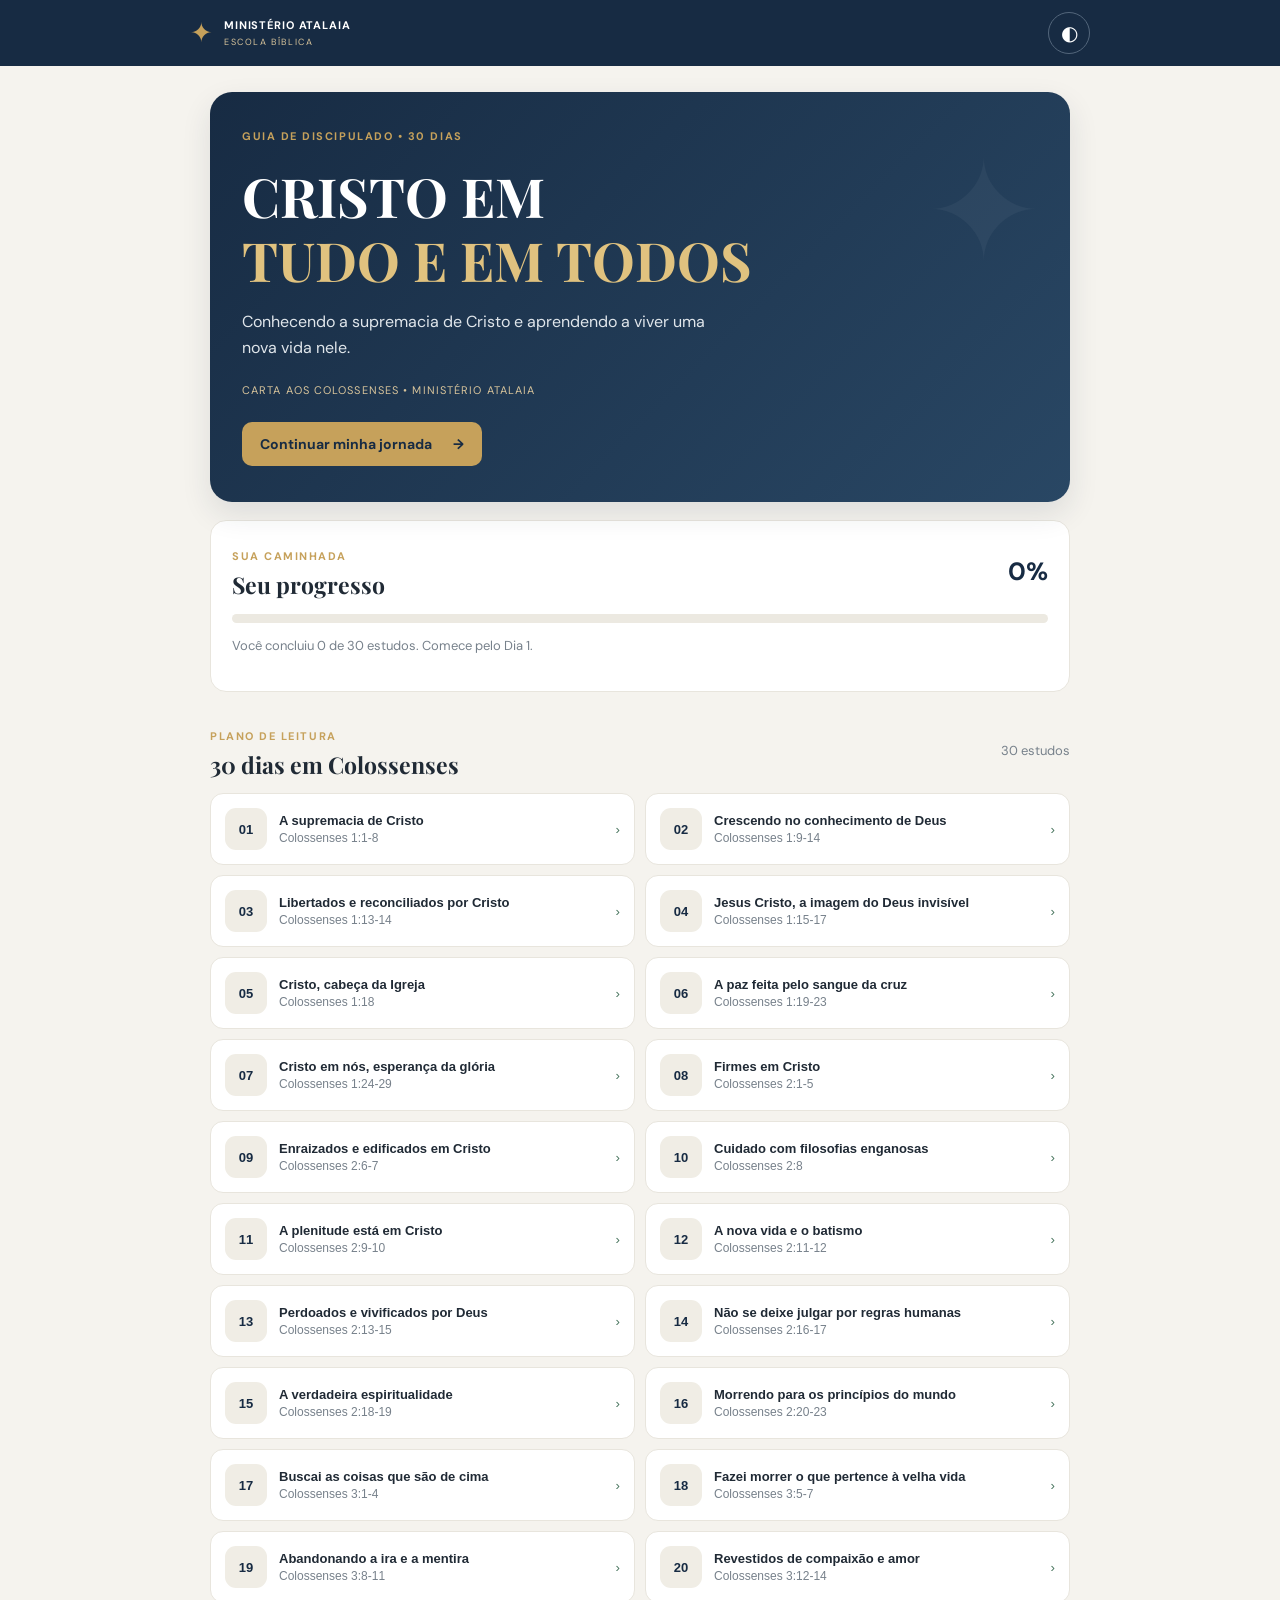
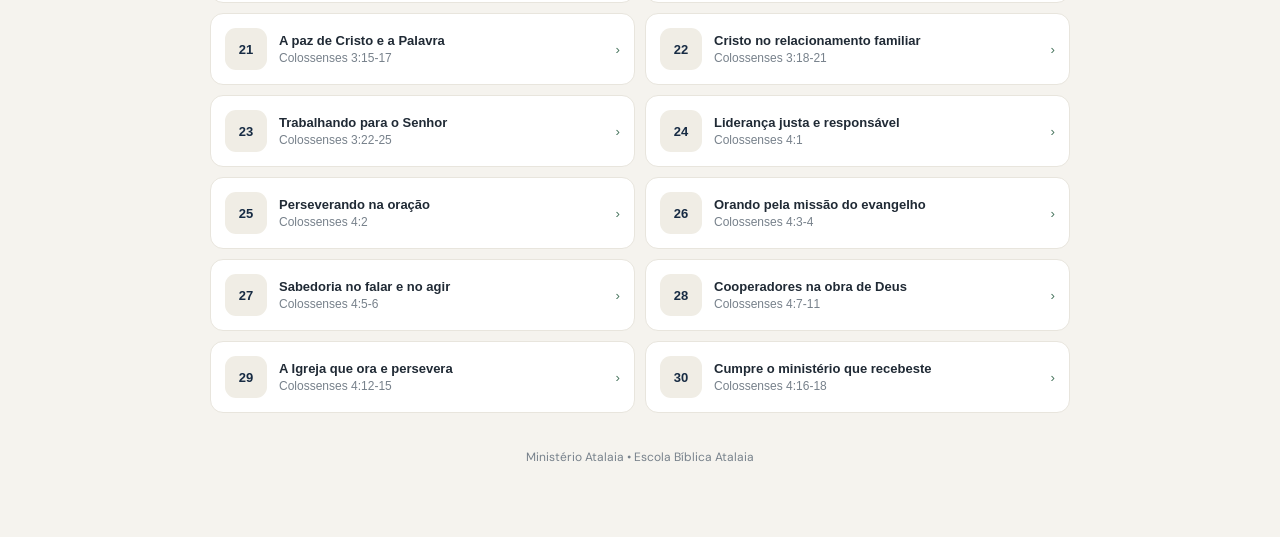
<file: colossenses.html>
<!doctype html>
<html lang="pt-BR">
<head>
  <meta charset="utf-8">
  <meta name="viewport" content="width=device-width, initial-scale=1">
  <meta name="theme-color" content="#172b43">
  <meta name="description" content="Plano de discipulado bíblico de 30 dias na Carta aos Colossenses — Ministério Atalaia.">
  <title>Primeiros Passos com Cristo | Colossenses — Ministério Atalaia</title>
  <style>
@import url('https://fonts.googleapis.com/css2?family=DM+Sans:wght@400;500;600;700&family=Playfair+Display:wght@500;600;700&display=swap');
:root{--navy:#172b43;--navy2:#203b59;--gold:#c6a15b;--paper:#f5f3ee;--card:#fff;--ink:#202a35;--muted:#77818b;--line:#e8e5dd;--soft:#f8f6f1;--green:#47745d}
*{box-sizing:border-box}
body{margin:0;background:var(--paper);color:var(--ink);font-family:'DM Sans',sans-serif;line-height:1.6}
.topbar{height:66px;background:var(--navy);color:#fff;display:flex;align-items:center;justify-content:space-between;padding:0 max(20px,calc((100% - 900px)/2));position:sticky;top:0;z-index:5}
.brand{display:flex;align-items:center;gap:10px;color:#fff;text-decoration:none;letter-spacing:.08em;font-size:11px}
.brand small{display:block;color:#d8c49b;font-size:9px;letter-spacing:.18em}
.brand-mark{color:var(--gold);font-size:27px}
.icon-btn{border:1px solid #53667b;color:white;background:transparent;border-radius:50%;width:42px;height:42px;font-size:20px;cursor:pointer}
main{max-width:900px;margin:auto;padding:26px 20px 60px}
.view{display:none}.view.active{display:block}
.hero{background:linear-gradient(135deg,#172b43,#294764);border-radius:22px;padding:36px 32px;color:#fff;position:relative;overflow:hidden;box-shadow:0 12px 30px #172b431c}
.hero:after{content:"✦";position:absolute;right:28px;top:8px;font-size:140px;color:#ffffff0b}
.eyebrow,.section-kicker,.card-label{font-size:11px;letter-spacing:.14em;font-weight:700;color:var(--gold)}
h1,h2{font-family:'Playfair Display',serif;line-height:1.2}
.hero h1{font-size:clamp(34px,7vw,54px);margin:18px 0 12px}
.hero h1 em{font-style:normal;color:#e0c27f}
.hero p{max-width:470px;color:#e0e6eb;margin-bottom:22px}
.hero-meta{font-size:11px;letter-spacing:.1em;color:#d8c49b;margin-bottom:22px}
.primary-btn,.secondary-btn{border:0;border-radius:10px;padding:13px 18px;font:700 14px 'DM Sans';cursor:pointer}
.primary-btn{background:var(--gold);color:#172b43}
.primary-btn span{margin-left:18px}
.secondary-btn{background:#eae6dc;color:var(--navy)}
.progress-card,.content-card{background:var(--card);border:1px solid var(--line);border-radius:16px;padding:21px;margin-top:18px}
.progress-heading,.section-heading{display:flex;align-items:center;justify-content:space-between;gap:12px}
.progress-heading h2,.section-heading h2{font-size:23px;margin:3px 0}
.progress-heading strong{font-size:25px;color:var(--navy)}
.progress-track{height:9px;background:#ece9e1;border-radius:10px;overflow:hidden;margin:13px 0 8px}
.progress-track span{display:block;height:100%;width:0;background:var(--green);border-radius:10px;transition:width .25s}
.progress-card p,.muted{color:var(--muted);font-size:13px}
.section-heading{margin:30px 0 12px}
.day-list{display:grid;grid-template-columns:repeat(2,minmax(0,1fr));gap:10px}
.day-item{background:var(--card);border:1px solid var(--line);border-radius:13px;padding:14px;display:flex;align-items:center;gap:12px;text-align:left;cursor:pointer;color:var(--ink);width:100%}
.day-item:hover{border-color:var(--gold)}
.day-number{width:42px;height:42px;border-radius:11px;background:#f0ede5;color:var(--navy);display:grid;place-items:center;font-weight:700;font-size:13px;flex-shrink:0}
.day-item.done .day-number{background:#e3eee7;color:var(--green)}
.day-info{min-width:0}.day-info strong{display:block;font-size:13px}.day-info small{display:block;color:var(--muted);font-size:12px;margin-top:3px}
.day-check{margin-left:auto;color:var(--green)}
footer{text-align:center;color:var(--muted);font-size:12px;padding:35px 0 10px}
.back-btn{border:0;background:transparent;color:var(--navy);font-weight:700;padding:5px 0 18px;cursor:pointer;font-size:14px}
.study-topline{display:flex;align-items:center;gap:12px}
.pill{background:#e8e1d2;color:#6e5528;border-radius:30px;padding:6px 12px;font-size:11px;font-weight:700;letter-spacing:.08em}
.study-title{font-size:clamp(30px,6vw,42px);margin:16px 0 5px;color:var(--navy)}
.study-reference{color:var(--muted);margin:0 0 18px;font-size:14px}
.study-content{max-width:720px}
.content-card{padding:22px;margin:13px 0}
.content-card h2{font-size:23px;margin:7px 0 10px;color:var(--navy)}
.content-card p{font-size:15px;margin:8px 0}
.reference-box{padding:12px 14px;background:var(--soft);border-left:3px solid var(--gold);font-weight:700;color:var(--navy);margin:12px 0}
.content-card label{display:block;font-size:14px;font-weight:700;margin:16px 0 7px;color:var(--navy)}
textarea{width:100%;resize:vertical;border:1px solid var(--line);border-radius:10px;padding:12px;font:15px/1.6 'DM Sans';background:#fff;color:#202a35}
textarea:focus{outline:2px solid #c6a15b66;border-color:var(--gold)}
.tiny-note{font-size:12px!important;color:var(--muted)}
.explain-point{padding:11px 0;border-bottom:1px solid var(--line);font-size:15px}
.explain-point:last-child{border:0}
.memory-verse{font-family:'Playfair Display',serif;font-size:20px!important;color:var(--navy)}
.scripture-text{background:var(--soft);border:1px solid var(--line);border-radius:12px;padding:14px 16px;margin:14px 0}
.scripture-verse{display:grid;grid-template-columns:28px 1fr;gap:8px;padding:8px 0;border-bottom:1px solid var(--line);font-size:15px;line-height:1.8}
.scripture-verse:last-child{border:0}
.scripture-verse sup{color:#9a793d;font-weight:700;font-size:12px;padding-top:3px}
.scripture-status{color:var(--muted);font-size:13px}
.scripture-error{color:#a33b32;font-size:14px}
.dark .scripture-text{background:#26394c}
.verse-ref{font-size:12px;color:#8a6b32;font-weight:700}
.question{font-size:14px;font-weight:600;margin:15px 0 5px}
.prayer-card{background:#f0eee7}
.study-actions{display:flex;gap:8px;align-items:center;justify-content:space-between;flex-wrap:wrap;margin-top:18px}
.study-actions .primary-btn{flex:1}
.dark{--paper:#101b28;--card:#1b2b3b;--ink:#edf0f2;--muted:#aab4bd;--line:#344454;--soft:#243649}
.dark .day-item,.dark textarea{background:#1b2b3b;color:#edf0f2}
.dark .day-number{background:#2b4054;color:#e4c987}
.dark .content-card h2,.dark .study-title,.dark .reference-box{color:#e7d3a5}
.dark .reference-box,.dark .prayer-card{background:#26394c}
.dark .secondary-btn{background:#34485b;color:#fff}
.dark .progress-track{background:#344454}
.dark .back-btn{color:#e7d3a5}
@media(max-width:560px){
  main{padding:17px 14px 40px}
  .hero{padding:28px 22px}
  .day-list{grid-template-columns:1fr}
  .progress-card,.content-card{padding:17px}
  .study-actions{display:grid;grid-template-columns:1fr 1fr}
  .study-actions .primary-btn{grid-column:1/-1;grid-row:1}
  .study-actions #prevBtn{grid-column:1}
  .study-actions #nextBtn{grid-column:2}
  .hero h1{font-size:37px}
}
  </style>
</head>
<body>
<header class="topbar">
  <a class="brand" href="#" id="homeLink" aria-label="Início">
    <span class="brand-mark">✦</span>
    <span><strong>MINISTÉRIO ATALAIA</strong><small>ESCOLA BÍBLICA</small></span>
  </a>
  <button class="icon-btn" id="themeBtn" aria-label="Alternar tema" title="Alternar tema">◐</button>
</header>

<main>
  <section id="homeView" class="view active">
    <section class="hero">
      <div class="eyebrow">GUIA DE DISCIPULADO • 30 DIAS</div>
      <h1>CRISTO EM<br><em>TUDO E EM TODOS</em></h1>
      <p>Conhecendo a supremacia de Cristo e aprendendo a viver uma nova vida nele.</p>
      <div class="hero-meta">CARTA AOS COLOSSENSES • MINISTÉRIO ATALAIA</div>
      <button class="primary-btn" id="continueBtn">Continuar minha jornada <span>→</span></button>
    </section>

    <section class="progress-card">
      <div class="progress-heading">
        <div><span class="section-kicker">SUA CAMINHADA</span><h2>Seu progresso</h2></div>
        <strong id="progressPercent">0%</strong>
      </div>
      <div class="progress-track"><span id="progressBar"></span></div>
      <p id="progressText">Você ainda não concluiu nenhuma leitura. Comece pelo Dia 1.</p>
    </section>

    <div class="section-heading">
      <div><span class="section-kicker">PLANO DE LEITURA</span><h2>30 dias em Colossenses</h2></div>
      <span class="muted">30 estudos</span>
    </div>
    <div id="dayList" class="day-list"></div>
    <footer>Ministério Atalaia • Escola Bíblica Atalaia</footer>
  </section>

  <section id="studyView" class="view">
    <button class="back-btn" id="backBtn">← Voltar ao plano</button>
    <div class="study-topline"><span id="studyDayLabel" class="pill">DIA 1</span><span id="studyWeek" class="muted"></span></div>
    <h1 id="studyTitle" class="study-title"></h1>
    <p id="studyReference" class="study-reference"></p>
    <div class="study-content">
      <article class="content-card scripture-card">
        <div class="card-label">01 • LEITURA BÍBLICA</div>
        <h2>Texto bíblico</h2>
        <p id="readingIntro"></p>
        <div class="reference-box" id="readingReference"></div>
        <div id="scriptureText" class="scripture-text" aria-live="polite"><p>O texto bíblico será carregado automaticamente.</p></div>
        <p id="scriptureCopyright" class="tiny-note">O texto bíblico requer conexão com a internet.</p>
      </article>
      <article class="content-card">
        <div class="card-label">02 • CONTEXTO</div><h2>Entendendo o contexto</h2><p id="contextText"></p>
      </article>
      <article class="content-card">
        <div class="card-label">03 • EXPLICAÇÃO BÍBLICA</div><h2>O que o texto ensina?</h2><div id="explanationText"></div>
      </article>
      <article class="content-card">
        <div class="card-label">04 • PARA A VIDA</div><h2>Aplicação prática</h2><p id="applicationText"></p>
      </article>
      <article class="content-card">
        <div class="card-label">05 • MEMORIZAÇÃO</div><h2>Versículo para guardar</h2><p id="memoryText" class="memory-verse"></p><span id="memoryReference" class="verse-ref"></span>
      </article>
      <article class="content-card">
        <div class="card-label">06 • REFLEXÃO</div><h2>Pense e responda</h2><div id="questions"></div>
        <label for="notesInput">Minhas anotações</label>
        <textarea id="notesInput" rows="5" placeholder="O que aprendi? O que preciso colocar em prática?"></textarea>
        <button class="secondary-btn" id="saveNotesBtn">Salvar minhas anotações</button>
      </article>
      <article class="content-card prayer-card">
        <div class="card-label">07 • MOMENTO DE ORAÇÃO</div><h2>Ore ao Senhor</h2><p id="prayerText"></p>
      </article>
    </div>
    <div class="study-actions">
      <button class="secondary-btn" id="prevBtn">← Anterior</button>
      <button class="primary-btn" id="completeBtn">Marcar como concluído ✓</button>
      <button class="secondary-btn" id="nextBtn">Próximo →</button>
    </div>
  </section>
</main>

<script>
const studies = [
{
day:1,title:"A supremacia de Cristo",ref:"Colossenses 1:1-8",week:"Semana 1 • Conhecendo Cristo",
intro:"Leia Colossenses 1:1-8. Observe a saudação de Paulo, sua gratidão e a maneira como o evangelho produz fruto na vida dos que creem.",
context:"Paulo escreve aos cristãos de Colossos para fortalecê-los na fé e ajudá-los a compreender a grandeza de Jesus Cristo. Desde o início, destaca a fé, o amor e a esperança que nascem da mensagem do evangelho.",
points:["Paulo se apresenta como apóstolo de Cristo Jesus pela vontade de Deus.","A fé em Cristo e o amor pelos irmãos são sinais importantes da vida cristã.","A esperança está guardada nos céus e sustenta a caminhada dos cristãos.","O evangelho é uma mensagem verdadeira que alcança pessoas e produz fruto.","Epafras é apresentado como cooperador que anunciou fielmente o evangelho aos colossenses."],
application:"Comece seu estudo lembrando que a fé cristã se fundamenta no evangelho de Jesus. Cultive a fé, o amor pelos irmãos e a esperança, permitindo que a Palavra produza fruto em suas atitudes.",
memory:"A palavra da verdade do evangelho.",
memoryRef:"Colossenses 1:5 — leia o versículo completo em sua Bíblia.",
questions:["Quais três características Paulo destaca nos cristãos?","O que o evangelho produz na vida de quem o recebe?","Como você pode demonstrar amor cristão nesta semana?"],
prayer:"Senhor Deus, fortalece minha fé em Jesus, ensina-me a amar os irmãos e renova minha esperança. Que tua Palavra produza fruto em minha vida. Amém."
},
{
day:2,title:"Crescendo no conhecimento de Deus",ref:"Colossenses 1:9-14",week:"Semana 1 • Conhecendo Cristo",
intro:"Leia Colossenses 1:9-14. Observe o conteúdo da oração de Paulo pelos cristãos e os resultados de uma vida que agrada ao Senhor.",
context:"Paulo não ora apenas para que os colossenses tenham conhecimento, mas para que compreendam a vontade de Deus e vivam de maneira coerente com ela. O conhecimento cristão deve transformar o caráter e a prática.",
points:["Paulo pede que os cristãos sejam cheios do conhecimento da vontade de Deus.","A sabedoria espiritual ajuda o discípulo a discernir como viver de modo agradável ao Senhor.","Uma vida digna de Cristo produz boas obras e crescimento no conhecimento de Deus.","A força recebida de Deus capacita a perseverar com paciência e alegria.","O Pai nos habilita a participar da herança dos santos e nos transporta para o Reino de seu Filho."],
application:"Ore por sabedoria que transforme suas escolhas. Estude a Bíblia não apenas para adquirir informações, mas para conhecer a vontade de Deus e colocá-la em prática com perseverança.",
memory:"Andando dignamente diante do Senhor, agradando-lhe em tudo.",
memoryRef:"Colossenses 1:10 — leia o versículo completo em sua Bíblia.",
questions:["Pelo que Paulo ora em favor dos colossenses?","Como o conhecimento da vontade de Deus deve influenciar a vida?","Em que área você precisa de sabedoria para agradar ao Senhor?"],
prayer:"Pai, enche-me do conhecimento da tua vontade. Dá-me sabedoria, força para perseverar e disposição para praticar aquilo que te agrada. Amém."
},
{
day:3,title:"Libertados e reconciliados por Cristo",ref:"Colossenses 1:13-14",week:"Semana 1 • Conhecendo Cristo",
intro:"Leia Colossenses 1:13-14 e reflita sobre a libertação, o perdão e o novo domínio ao qual pertencem os que estão em Cristo.",
context:"Paulo descreve a salvação como uma ação de Deus: ele liberta do poder das trevas e transporta os salvos para o Reino do Filho amado. A redenção e o perdão não são conquistas humanas, mas benefícios recebidos por meio de Cristo.",
points:["Deus é apresentado como aquele que liberta do poder das trevas.","A salvação envolve uma nova condição e uma nova lealdade: pertencer ao Reino do Filho.","Em Cristo temos redenção, isto é, libertação realizada por meio dele.","O perdão dos pecados é central para a obra salvadora de Jesus.","A gratidão pela salvação deve conduzir a uma vida que honra aquele que nos resgatou."],
application:"Não trate a salvação como simples mudança de comportamento. Ela envolve pertencer a Cristo, receber perdão e aprender a viver sob seu senhorio, com gratidão e obediência.",
memory:"Em quem temos a redenção pelo seu sangue, a saber, a remissão dos pecados.",
memoryRef:"Colossenses 1:14 — confira o texto em sua Bíblia.",
questions:["Quem realiza a libertação descrita por Paulo?","O que significa ter redenção e perdão em Cristo?","Como a gratidão pela salvação pode aparecer em sua rotina?"],
prayer:"Pai, obrigado por me libertares das trevas e me chamares para o Reino de teu Filho. Ajuda-me a viver com gratidão, fé e obediência. Amém."
},
{
day:4,title:"Jesus Cristo, a imagem do Deus invisível",ref:"Colossenses 1:15-17",week:"Semana 1 • Conhecendo Cristo",
intro:"Leia Colossenses 1:15-17. Observe o que Paulo afirma sobre a identidade de Cristo e sua relação com toda a criação.",
context:"A igreja precisava compreender que Jesus não é apenas mais um mestre espiritual. Paulo apresenta Cristo como supremo sobre toda a criação e como aquele por meio de quem todas as coisas foram criadas e subsistem.",
points:["Cristo é a imagem do Deus invisível e revela de modo singular quem Deus é.","A expressão 'primogênito de toda a criação' destaca sua supremacia e posição sobre a criação, não o apresenta como criatura.","Todas as coisas foram criadas por meio de Cristo e para Cristo.","Cristo é anterior a todas as coisas e nelas tudo subsiste.","A centralidade de Jesus impede que qualquer poder, filosofia ou criatura ocupe o lugar que pertence a ele."],
application:"Construa sua compreensão de Deus a partir de Jesus revelado nas Escrituras. Não coloque tradições, filosofias ou experiências acima da autoridade de Cristo.",
memory:"E ele é antes de todas as coisas, e todas as coisas subsistem por ele.",
memoryRef:"Colossenses 1:17 — confira o texto em sua Bíblia.",
questions:["Como Paulo descreve Cristo em relação ao Deus invisível?","O que a passagem ensina sobre a criação?","Que coisas podem competir com Cristo pelo primeiro lugar em sua vida?"],
prayer:"Senhor Jesus, ajuda-me a reconhecer tua supremacia sobre todas as coisas. Que minhas decisões e prioridades demonstrem que tu ocupas o primeiro lugar. Amém."
},
{
day:5,title:"Cristo, cabeça da Igreja",ref:"Colossenses 1:18",week:"Semana 1 • Conhecendo Cristo",
intro:"Leia Colossenses 1:18 e o contexto ao redor. Reflita sobre a posição de Cristo na Igreja e sua relação com a ressurreição.",
context:"Depois de falar da criação, Paulo dirige a atenção para a Igreja. Cristo é a cabeça do corpo, e sua ressurreição o coloca em posição de primazia. A comunidade cristã encontra nele sua direção e identidade.",
points:["A Igreja é descrita como corpo, e Cristo é sua cabeça.","A liderança e a direção supremas da Igreja pertencem a Cristo.","Jesus é o princípio e o primogênito dentre os mortos, destacando sua vitória e primazia na ressurreição.","O propósito é que Cristo tenha a primazia em todas as coisas.","A vida comunitária cristã deve permanecer sujeita à Palavra e ao senhorio de Jesus."],
application:"Valorize a comunhão da Igreja e procure servir de modo que Cristo seja honrado. Nenhum líder humano deve tomar para si a posição que pertence ao Senhor.",
memory:"E ele é a cabeça do corpo da igreja.",
memoryRef:"Colossenses 1:18 — confira o texto em sua Bíblia.",
questions:["Quem é a cabeça da Igreja?","Por que a ressurreição é importante para a primazia de Cristo?","Como a Igreja pode demonstrar que Cristo é seu Senhor?"],
prayer:"Senhor Jesus, governa minha vida e tua Igreja. Dá-nos humildade, unidade e fidelidade à tua Palavra. Amém."
},
{
day:6,title:"A paz feita pelo sangue da cruz",ref:"Colossenses 1:19-23",week:"Semana 1 • Conhecendo Cristo",
intro:"Leia Colossenses 1:19-23. Observe como a morte de Cristo está relacionada à reconciliação e à esperança do evangelho.",
context:"Paulo explica que a plenitude de Deus habita em Cristo e que, por meio dele, Deus reconcilia consigo todas as coisas. A reconciliação é realizada mediante a cruz e transforma a condição daqueles que antes estavam alienados de Deus.",
points:["A plenitude de Deus habita em Cristo.","A paz com Deus é realizada por meio do sangue da cruz.","Paulo descreve a antiga condição humana como afastamento de Deus e hostilidade expressa em obras más.","A morte de Cristo tem como propósito apresentar os crentes santos e irrepreensíveis diante de Deus.","Os cristãos são chamados a permanecer firmes na fé e na esperança do evangelho."],
application:"A cruz mostra a gravidade do pecado e a grandeza da graça de Deus. Viva em gratidão pela reconciliação recebida e permaneça firme na esperança do evangelho.",
memory:"Fazer a paz pelo sangue da sua cruz.",
memoryRef:"Colossenses 1:20 — confira o contexto em sua Bíblia.",
questions:["Por meio de quem Deus realiza a reconciliação?","O que a cruz revela sobre o pecado e a graça?","Como você pode permanecer firme na esperança do evangelho?"],
prayer:"Pai, obrigado pela reconciliação realizada por meio de Jesus. Ajuda-me a permanecer firme na fé e a viver de maneira digna da graça recebida. Amém."
},
{
day:7,title:"Cristo em nós, esperança da glória",ref:"Colossenses 1:24-29",week:"Semana 1 • Conhecendo Cristo",
intro:"Leia Colossenses 1:24-29. Reflita sobre o serviço de Paulo e a mensagem do mistério agora revelado aos santos.",
context:"Paulo descreve seu trabalho como serviço à Igreja e proclamação da Palavra. O mistério revelado não é um segredo reservado a uma elite espiritual: é anunciado entre as nações e está resumido na presença de Cristo entre os seus, esperança da glória.",
points:["Paulo serve a Igreja e trabalha para anunciar plenamente a Palavra de Deus.","O evangelho revela o propósito de Deus antes oculto e agora anunciado aos santos.","A mensagem alcança também os gentios, mostrando o alcance universal do plano de Deus.","Cristo em vós é apresentado como esperança da glória.","O ministério cristão procura apresentar cada pessoa madura em Cristo, dependendo do poder que ele concede."],
application:"Não procure um conhecimento secreto que substitua o evangelho. Cresça na Palavra, compartilhe Cristo e ajude outras pessoas a amadurecerem na fé.",
memory:"Cristo em vós, esperança da glória.",
memoryRef:"Colossenses 1:27 — confira o texto em sua Bíblia.",
questions:["Qual é o mistério anunciado entre as nações?","Qual é o objetivo do serviço de Paulo?","Como você pode ajudar alguém a crescer em Cristo?"],
prayer:"Senhor, faz de mim uma testemunha fiel de Cristo. Ajuda-me a crescer espiritualmente e a servir outras pessoas com amor e perseverança. Amém."
},
{
day:8,title:"Firmes em Cristo",ref:"Colossenses 2:1-5",week:"Semana 2 • Raízes profundas",
intro:"Leia Colossenses 2:1-5. Observe a preocupação pastoral de Paulo e seu desejo de que os cristãos permaneçam unidos e fortalecidos na verdade.",
context:"Paulo deseja que os colossenses tenham o coração consolado, permaneçam unidos em amor e alcancem segurança no conhecimento de Deus e de Cristo. Ele os alerta contra discursos persuasivos que poderiam afastá-los da verdade.",
points:["O cuidado pastoral de Paulo alcança pessoas que ele não conhecia pessoalmente de modo próximo.","A união em amor fortalece a comunidade cristã.","A verdadeira riqueza espiritual está no conhecimento de Deus e de Cristo.","Paulo alerta para argumentos persuasivos que podem enganar os cristãos.","A ordem e a firmeza da fé da comunidade são motivo de alegria para o apóstolo."],
application:"Examine os ensinamentos que recebe à luz das Escrituras. Procure uma comunidade marcada pelo amor, pela verdade e pela centralidade de Cristo.",
memory:"Para que os seus corações sejam consolados e estejam unidos em amor.",
memoryRef:"Colossenses 2:2 — leia a passagem completa em sua Bíblia.",
questions:["O que Paulo deseja para o coração dos colossenses?","Por que o amor e a verdade devem caminhar juntos?","Como você avalia ensinamentos que parecem convincentes?"],
prayer:"Senhor, fortalece meu coração na verdade e no amor. Dá-me discernimento para reconhecer o erro e firmeza para permanecer em Cristo. Amém."
},
{
day:9,title:"Enraizados e edificados em Cristo",ref:"Colossenses 2:6-7",week:"Semana 2 • Raízes profundas",
intro:"Leia Colossenses 2:6-7. Observe as imagens de andar, criar raízes, ser edificado e crescer na fé.",
context:"Paulo chama os colossenses a continuar vivendo em Cristo da mesma maneira que o receberam: pela fé. A vida cristã não termina no início da conversão; ela continua sendo formada e fortalecida no Senhor.",
points:["Receber Cristo Jesus como Senhor implica continuar andando nele.","A imagem das raízes aponta para estabilidade e nutrição espiritual.","Ser edificado em Cristo significa crescer sobre um fundamento seguro.","A fé deve ser confirmada conforme o ensino recebido.","A gratidão é uma marca de uma vida fortalecida em Cristo."],
application:"Estabeleça hábitos consistentes de leitura bíblica, oração e comunhão cristã. O crescimento espiritual é uma caminhada contínua, não apenas uma experiência inicial.",
memory:"Arraigados e edificados nele e confirmados na fé.",
memoryRef:"Colossenses 2:7 — confira o versículo completo em sua Bíblia.",
questions:["O que significa andar em Cristo?","Quais hábitos ajudam suas raízes espirituais a crescer?","Como a gratidão pode fazer parte de sua caminhada?"],
prayer:"Jesus, firma minhas raízes em ti. Ajuda-me a crescer na fé, a praticar tua Palavra e a viver com um coração agradecido. Amém."
},
{
day:10,title:"Cuidado com filosofias enganosas",ref:"Colossenses 2:8",week:"Semana 2 • Raízes profundas",
intro:"Leia Colossenses 2:8 no contexto de Colossenses 2:6-10. Observe o alerta contra ensinos que afastam de Cristo.",
context:"Paulo alerta a Igreja para que não seja levada cativa por filosofias e tradições humanas que não estão fundamentadas em Cristo. O problema não é pensar com cuidado, mas aceitar sistemas de pensamento que substituam ou diminuam o Senhor.",
points:["O cristão deve examinar cuidadosamente os ensinamentos que recebe.","Tradições humanas não podem ocupar o lugar da verdade de Cristo.","Paulo identifica o perigo de princípios que não estão de acordo com Cristo.","O discernimento exige conhecer as Escrituras e compreender o evangelho.","Cristo é o critério central para avaliar doutrinas e práticas espirituais."],
application:"Não aceite um ensino apenas porque é popular, antigo, novo ou apresentado com segurança. Compare-o com as Escrituras e pergunte se ele permanece fiel à pessoa e à obra de Cristo.",
memory:"Tende cuidado para que ninguém vos faça presa sua, por meio de filosofias e vãs sutilezas.",
memoryRef:"Colossenses 2:8 — confira o texto em sua Bíblia.",
questions:["Qual é o perigo mencionado por Paulo?","Como distinguir reflexão cuidadosa de ensino enganoso?","Que lugar Cristo deve ocupar na avaliação de doutrinas?"],
prayer:"Deus, concede-me discernimento e amor pela verdade. Guarda-me de ensinamentos que me afastem de Cristo e firma-me em tua Palavra. Amém."
},
{
day:11,title:"A plenitude está em Cristo",ref:"Colossenses 2:9-10",week:"Semana 2 • Raízes profundas",
intro:"Leia Colossenses 2:9-10. Observe a afirmação sobre a plenitude da divindade em Cristo e a condição dos crentes nele.",
context:"Paulo responde aos ensinos que ameaçavam a suficiência de Cristo. A plenitude da divindade habita corporalmente nele, e os que pertencem a Cristo encontram nele a suficiência para sua vida espiritual.",
points:["A passagem afirma a plenitude da divindade em Cristo.","Jesus não é apresentado como um ser espiritual incompleto que precise ser complementado por outras forças.","Os cristãos são descritos como completos nele.","Cristo é a cabeça de todo principado e potestade.","A segurança cristã está em pertencer a Cristo, não em buscar poderes espirituais paralelos."],
application:"Não procure completar a obra de Cristo por meio de práticas que prometam acesso a poderes superiores. Cresça na compreensão de quem Jesus é e confie na suficiência dele.",
memory:"E estais perfeitos nele, que é a cabeça de todo principado e potestade.",
memoryRef:"Colossenses 2:10 — confira o texto em sua Bíblia.",
questions:["O que Paulo afirma sobre a divindade de Cristo?","O que significa estar completo nele?","Que promessas espirituais precisam ser avaliadas com discernimento?"],
prayer:"Senhor Jesus, ajuda-me a confiar na tua suficiência. Que minha fé esteja firmada em ti, acima de qualquer promessa que tente ocupar teu lugar. Amém."
},
{
day:12,title:"A nova vida e o batismo",ref:"Colossenses 2:11-12",week:"Semana 2 • Raízes profundas",
intro:"Leia Colossenses 2:11-12. Reflita sobre a linguagem da circuncisão espiritual, do sepultamento e da ressurreição com Cristo.",
context:"Paulo utiliza imagens de transformação e união com Cristo para explicar a nova condição dos crentes. A passagem relaciona a obra espiritual de Deus com a fé no poder que ressuscitou Jesus dentre os mortos.",
points:["Paulo descreve uma transformação que não depende apenas de um sinal físico.","A linguagem de despir-se do corpo da carne aponta para uma obra espiritual relacionada a Cristo.","O batismo aparece como imagem de sepultamento com Cristo e ressurreição com ele.","A nova vida está ligada à fé na ação poderosa de Deus.","Os sinais externos não substituem a realidade espiritual de pertencer a Cristo."],
application:"Lembre-se de que a vida cristã envolve união com Cristo e transformação. Viva de modo coerente com a nova identidade recebida pela fé.",
memory:"Sepultados com ele no batismo, nele também ressuscitastes pela fé no poder de Deus.",
memoryRef:"Colossenses 2:12 — confira o versículo completo em sua Bíblia.",
questions:["Que imagens Paulo usa para descrever a união com Cristo?","Qual é a importância da fé na passagem?","Como a nova identidade deve influenciar sua conduta?"],
prayer:"Pai, ajuda-me a viver a nova vida que recebi em Cristo. Fortalece minha fé e transforma minhas atitudes para que eu te honre. Amém."
},
{
day:13,title:"Perdoados e vivificados por Deus",ref:"Colossenses 2:13-15",week:"Semana 2 • Raízes profundas",
intro:"Leia Colossenses 2:13-15. Observe como Paulo relaciona perdão, cancelamento da dívida e vitória de Cristo.",
context:"Paulo recorda que os seres humanos estavam mortos em seus pecados, mas Deus os vivificou juntamente com Cristo. A imagem de uma dívida cancelada mostra que a obra da cruz trata a culpa e anuncia a vitória de Cristo sobre os poderes hostis.",
points:["A condição humana é descrita como morte espiritual por causa dos pecados.","Deus vivifica os que estavam mortos, juntamente com Cristo.","O perdão dos pecados é apresentado como ação graciosa de Deus.","A dívida contrária aos seres humanos é descrita como cancelada e removida por meio da cruz.","Cristo triunfa sobre os poderes, mostrando que a cruz não foi uma derrota definitiva."],
application:"Confesse seus pecados e receba com gratidão o perdão oferecido por Deus em Cristo. Não viva escravizado pela culpa já confessada, mas caminhe em arrependimento e obediência.",
memory:"E, quando vós estáveis mortos nos pecados, vos vivificou juntamente com ele.",
memoryRef:"Colossenses 2:13 — confira o texto em sua Bíblia.",
questions:["Como Paulo descreve a condição anterior dos crentes?","O que a imagem da dívida cancelada comunica?","Como a cruz revela a vitória de Cristo?"],
prayer:"Pai, obrigado pelo perdão e pela vida que recebo em Cristo. Ajuda-me a abandonar o pecado e a viver na liberdade que vem de tua graça. Amém."
},
{
day:14,title:"Não se deixe julgar por regras humanas",ref:"Colossenses 2:16-17",week:"Semana 2 • Raízes profundas",
intro:"Leia Colossenses 2:16-17. Observe o alerta de Paulo sobre julgamentos relacionados a comida, bebida, festas e dias especiais.",
context:"Paulo enfrenta pressões religiosas que ameaçavam desviar a atenção da Igreja da suficiência de Cristo. Ele distingue práticas que serviam como sombra de realidades futuras da realidade que encontra seu centro em Cristo.",
points:["Paulo orienta os cristãos a não permitirem que sejam condenados por julgamentos sobre comida e bebida.","A passagem menciona festas, luas novas e sábados em seu contexto religioso.","Essas coisas são descritas como sombra; a realidade pertence a Cristo.","O texto deve ser lido com cuidado, respeitando o contexto da carta e a centralidade de Jesus.","A liberdade cristã não é licença para pecar, mas rejeição de exigências humanas que diminuam a suficiência de Cristo."],
application:"Não meça a espiritualidade de alguém apenas por regras externas. Procure discernir a vontade de Deus pelas Escrituras e mantenha Cristo no centro da fé e da comunhão.",
memory:"O corpo é de Cristo.",
memoryRef:"Colossenses 2:17 — leia o versículo completo em sua Bíblia.",
questions:["Sobre quais assuntos Paulo alerta contra julgamentos?","O que significa a imagem da sombra e da realidade?","Como evitar tanto o legalismo quanto a indiferença espiritual?"],
prayer:"Senhor, dá-me discernimento para viver segundo tua Palavra sem impor aos outros exigências humanas. Que Cristo seja o centro da minha fé. Amém."
},
{
day:15,title:"A verdadeira espiritualidade",ref:"Colossenses 2:18-19",week:"Semana 3 • Vivendo a nova vida",
intro:"Leia Colossenses 2:18-19. Observe o alerta contra falsas formas de humildade, culto aos anjos e práticas que afastam da cabeça, que é Cristo.",
context:"Paulo alerta contra uma espiritualidade que parece profunda, mas não permanece ligada a Cristo. Experiências extraordinárias, visões ou aparência de humildade não substituem a dependência do Senhor.",
points:["Paulo alerta contra a desqualificação imposta por pessoas que promovem práticas religiosas enganosas.","A aparência de humildade não garante fidelidade à verdade.","O texto menciona culto aos anjos e experiências que podem alimentar o orgulho espiritual.","A pessoa que se afasta da cabeça perde a referência que sustenta o corpo.","O crescimento da Igreja depende de estar ligada a Cristo e receber dele o sustento."],
application:"Avalie experiências e ensinamentos pela Palavra de Deus. A espiritualidade bíblica conduz à humildade, à verdade, ao amor e à dependência de Cristo.",
memory:"E não ligado à cabeça, da qual todo o corpo, provido e organizado pelas juntas e ligaduras, vai crescendo em aumento de Deus.",
memoryRef:"Colossenses 2:19 — confira o texto em sua Bíblia.",
questions:["Por que uma aparência de humildade pode enganar?","Qual é o papel de Cristo na vida da Igreja?","Como avaliar experiências espirituais à luz das Escrituras?"],
prayer:"Senhor Jesus, guarda-me do orgulho espiritual e de práticas que me afastem de ti. Ensina-me a crescer em humildade e verdade. Amém."
},
{
day:16,title:"Morrendo para os princípios do mundo",ref:"Colossenses 2:20-23",week:"Semana 3 • Vivendo a nova vida",
intro:"Leia Colossenses 2:20-23. Reflita sobre a diferença entre regras humanas rigorosas e a transformação profunda do coração.",
context:"Paulo questiona a submissão a regulamentos humanos que parecem sábios, mas não conseguem vencer os desejos pecaminosos. A disciplina externa, isolada de uma transformação interior, não produz a vida que Deus deseja.",
points:["Os cristãos são chamados a considerar sua união com Cristo em relação aos princípios elementares do mundo.","Paulo questiona regulamentos humanos que tratam de coisas perecíveis.","A aparência de sabedoria pode vir acompanhada de religiosidade exterior e severidade com o corpo.","Regras humanas não conseguem, por si mesmas, transformar o coração e vencer os desejos pecaminosos.","A verdadeira mudança exige uma vida submetida a Cristo e transformada por Deus."],
application:"Práticas de disciplina podem ter lugar na vida cristã, mas não substituem a transformação do coração. Busque santidade com dependência de Deus, não apenas com regras externas.",
memory:"Têm, na verdade, alguma aparência de sabedoria, em devoção voluntária, humildade e em disciplina do corpo.",
memoryRef:"Colossenses 2:23 — confira o contexto em sua Bíblia.",
questions:["Por que regras externas não são suficientes para transformar o coração?","Qual é a diferença entre disciplina e aparência de santidade?","Que mudança interior você precisa buscar diante de Deus?"],
prayer:"Pai, transforma meu coração e minhas motivações. Ajuda-me a buscar santidade com sinceridade e dependência de ti. Amém."
},
{
day:17,title:"Buscai as coisas que são de cima",ref:"Colossenses 3:1-4",week:"Semana 3 • Vivendo a nova vida",
intro:"Leia Colossenses 3:1-4. Observe o chamado a buscar as coisas do alto e a viver com a esperança da manifestação de Cristo.",
context:"Depois de explicar a suficiência de Cristo, Paulo apresenta consequências práticas para a vida diária. A união com Cristo muda a orientação dos desejos e a maneira como os cristãos compreendem sua identidade.",
points:["Os que foram ressuscitados com Cristo são chamados a buscar as coisas do alto.","Buscar as coisas do alto significa viver sob o senhorio de Cristo, não desprezar as responsabilidades terrenas.","A vida do cristão está escondida com Cristo em Deus.","Cristo é a vida do crente e a esperança de sua manifestação futura.","A esperança da glória futura deve influenciar as escolhas presentes."],
application:"Organize suas prioridades à luz do Reino de Deus. Trabalhe, cuide da família e cumpra suas responsabilidades, mas faça tudo sob o senhorio de Cristo.",
memory:"Pensai nas coisas que são de cima e não nas que são da terra.",
memoryRef:"Colossenses 3:2 — confira o texto em sua Bíblia.",
questions:["O que significa buscar as coisas do alto?","Como a esperança futura influencia as escolhas presentes?","Que prioridade precisa ser reorganizada em sua vida?"],
prayer:"Senhor Jesus, orienta meus pensamentos e desejos. Ajuda-me a viver com os olhos voltados para ti e com fidelidade nas responsabilidades de cada dia. Amém."
},
{
day:18,title:"Fazei morrer o que pertence à velha vida",ref:"Colossenses 3:5-7",week:"Semana 3 • Vivendo a nova vida",
intro:"Leia Colossenses 3:5-7. Observe os pecados que Paulo manda abandonar e a seriedade com que trata a santidade.",
context:"O chamado à nova vida inclui uma ruptura com práticas que contradizem o senhorio de Cristo. Paulo não apresenta a santidade como mero ajuste de aparência, mas como abandono de desejos e condutas incompatíveis com a nova identidade.",
points:["Paulo chama os cristãos a fazer morrer as práticas pecaminosas.","A lista inclui imoralidade sexual, impureza, paixões desordenadas, desejos maus e avareza.","A avareza é identificada como idolatria porque transforma o desejo por bens em um senhor concorrente de Deus.","Essas práticas pertencem à antiga maneira de viver e estão sob o juízo de Deus.","A graça não torna o pecado irrelevante; ela nos chama a uma vida transformada."],
application:"Identifique hábitos e desejos que precisam ser abandonados. Procure ajuda pastoral confiável quando necessário e estabeleça limites concretos para viver em pureza e fidelidade.",
memory:"Mortificai, pois, os vossos membros que estão sobre a terra.",
memoryRef:"Colossenses 3:5 — leia a lista completa em sua Bíblia.",
questions:["Quais práticas Paulo manda abandonar?","Por que a avareza é chamada de idolatria?","Que atitude concreta pode ajudar você a resistir à tentação?"],
prayer:"Senhor, revela o que precisa mudar em mim. Dá-me força para abandonar o pecado e viver em pureza, contentamento e obediência. Amém."
},
{
day:19,title:"Abandonando a ira e a mentira",ref:"Colossenses 3:8-11",week:"Semana 3 • Vivendo a nova vida",
intro:"Leia Colossenses 3:8-11. Observe a relação entre abandonar atitudes antigas, falar a verdade e vestir a nova identidade em Cristo.",
context:"Paulo amplia a lista de práticas que devem ser deixadas para trás. A nova vida exige mudanças nas emoções, nas palavras e nas relações, porque os cristãos estão sendo renovados segundo a imagem de seu Criador.",
points:["Ira pecaminosa, malícia, blasfêmia e palavras vergonhosas devem ser abandonadas.","A mentira é incompatível com a nova vida cristã.","O velho homem e suas práticas devem ser deixados para trás.","O novo homem é renovado no conhecimento segundo a imagem daquele que o criou.","Em Cristo, distinções étnicas e sociais não determinam o valor espiritual das pessoas; Cristo é tudo em todos."],
application:"Cuide da maneira como fala, reage e trata as pessoas. A nova identidade em Cristo deve aparecer na honestidade, no domínio próprio e no respeito ao próximo.",
memory:"Vos despistes do velho homem com os seus feitos.",
memoryRef:"Colossenses 3:9 — confira o contexto em sua Bíblia.",
questions:["Quais atitudes e palavras devem ser abandonadas?","O que significa despir-se do velho homem?","Como sua fala pode refletir melhor a nova vida em Cristo?"],
prayer:"Pai, purifica minhas palavras e atitudes. Ajuda-me a abandonar a mentira, a ira pecaminosa e toda forma de malícia. Amém."
},
{
day:20,title:"Revestidos de compaixão e amor",ref:"Colossenses 3:12-14",week:"Semana 3 • Vivendo a nova vida",
intro:"Leia Colossenses 3:12-14. Observe as virtudes que devem caracterizar os escolhidos de Deus e o lugar do amor entre elas.",
context:"Depois de falar do que precisa ser abandonado, Paulo apresenta o que deve caracterizar a nova vida. As virtudes cristãs não são apenas traços de personalidade: são atitudes coerentes com a identidade recebida de Deus.",
points:["Os cristãos são chamados a viver como eleitos, santos e amados de Deus.","Compaixão, bondade, humildade, mansidão e longanimidade devem marcar suas relações.","Suportar uns aos outros exige paciência e disposição para conviver com diferenças.","O perdão cristão deve refletir o perdão recebido do Senhor.","O amor é apresentado como o vínculo da perfeição que une as virtudes cristãs."],
application:"Pratique deliberadamente a compaixão, a paciência e o perdão. O amor cristão não é apenas sentimento: aparece em ações concretas, palavras cuidadosas e disposição para buscar reconciliação.",
memory:"E, sobre tudo isto, revesti-vos de amor, que é o vínculo da perfeição.",
memoryRef:"Colossenses 3:14 — confira o texto em sua Bíblia.",
questions:["Quais virtudes Paulo recomenda?","Como o perdão recebido de Cristo influencia o perdão que oferecemos?","Que atitude de amor você pode praticar hoje?"],
prayer:"Senhor, reveste-me de compaixão, humildade, mansidão e paciência. Ensina-me a perdoar e a amar de maneira sincera. Amém."
},
{
day:21,title:"A paz de Cristo e a Palavra",ref:"Colossenses 3:15-17",week:"Semana 4 • Cristo em toda a vida",
intro:"Leia Colossenses 3:15-17. Observe como a paz, a Palavra, a gratidão e o nome de Jesus devem orientar a vida da comunidade.",
context:"Paulo mostra que a nova vida afeta tanto o interior quanto a convivência da Igreja. A paz de Cristo deve governar os corações, a Palavra deve habitar abundantemente e a gratidão deve marcar palavras e ações.",
points:["A paz de Cristo deve governar os corações dos cristãos.","A Igreja é chamada a viver como um só corpo, cultivando gratidão.","A Palavra de Cristo deve habitar abundantemente entre os crentes.","Ensino, aconselhamento, salmos, hinos e cânticos espirituais podem servir à edificação e à gratidão.","Tudo o que se faz em palavra ou ação deve ser realizado em nome do Senhor Jesus, dando graças ao Pai."],
application:"Deixe a Palavra orientar suas conversas, decisões e adoração. Antes de agir, pergunte se aquilo pode ser feito de maneira coerente com o nome de Jesus e com gratidão a Deus.",
memory:"E, quanto fizerdes por palavras ou por obras, fazei tudo em nome do Senhor Jesus.",
memoryRef:"Colossenses 3:17 — confira o versículo completo em sua Bíblia.",
questions:["O que deve governar o coração do cristão?","Como a Palavra deve habitar na comunidade?","Como fazer tudo em nome de Jesus transforma suas escolhas?"],
prayer:"Pai, enche meu coração com a paz de Cristo e faz tua Palavra habitar em mim. Que minhas palavras e ações glorifiquem Jesus. Amém."
},
{
day:22,title:"Cristo no relacionamento familiar",ref:"Colossenses 3:18-21",week:"Semana 4 • Cristo em toda a vida",
intro:"Leia Colossenses 3:18-21. Observe as orientações para os relacionamentos entre cônjuges e entre pais e filhos.",
context:"Paulo aplica o senhorio de Cristo à vida doméstica. Suas instruções devem ser lidas à luz do caráter de Jesus, do amor, da responsabilidade mútua e da rejeição de atitudes que provocam ou ferem injustamente os outros.",
points:["As orientações para os cônjuges devem ser compreendidas no contexto do compromisso com o Senhor.","O marido é chamado a amar a esposa e a não tratá-la com amargura.","Os filhos são orientados a obedecer aos pais no Senhor.","Os pais são advertidos a não provocar os filhos, para que não desanimem.","A vida familiar cristã deve refletir cuidado, respeito, amor e responsabilidade diante de Deus."],
application:"Pratique o respeito e o amor dentro de casa. Liderança nunca deve ser usada para justificar violência, humilhação ou abuso; o senhorio de Cristo chama todos a agir com responsabilidade e cuidado.",
memory:"Vós, maridos, amai a vossas mulheres e não vos irriteis contra elas.",
memoryRef:"Colossenses 3:19 — confira o texto em sua Bíblia.",
questions:["Como o amor deve orientar os relacionamentos familiares?","Por que Paulo adverte os pais a não desanimarem os filhos?","Que atitude pode melhorar a convivência em sua casa?"],
prayer:"Senhor, fortalece os relacionamentos de minha família. Ensina-nos a tratar uns aos outros com amor, respeito, paciência e responsabilidade. Amém."
},
{
day:23,title:"Trabalhando para o Senhor",ref:"Colossenses 3:22-25",week:"Semana 4 • Cristo em toda a vida",
intro:"Leia Colossenses 3:22-25. Observe como Paulo orienta a conduta no trabalho e a responsabilidade diante do Senhor.",
context:"As instruções foram dadas em um contexto antigo que incluía a escravidão doméstica. Elas não devem ser usadas para legitimar a escravidão ou a exploração. O princípio central é que Cristo é o Senhor e que as ações humanas estão sujeitas à justiça de Deus.",
points:["Paulo chama à integridade e à sinceridade no serviço, não apenas ao trabalho feito para impressionar pessoas.","O serviço deve ser realizado de coração, como para o Senhor.","A esperança de recompensa vem do Senhor, não apenas do reconhecimento humano.","Cristo é o Senhor a quem os cristãos prestam contas.","A injustiça não é ignorada por Deus; ele não faz acepção de pessoas."],
application:"Trabalhe com honestidade e responsabilidade, sem depender apenas da vigilância de outras pessoas. Não use esta passagem para aceitar abusos: ela também lembra que Deus julga a injustiça.",
memory:"E tudo quanto fizerdes, fazei-o de todo o coração, como ao Senhor e não aos homens.",
memoryRef:"Colossenses 3:23 — confira o texto em sua Bíblia.",
questions:["Como a fé deve influenciar a maneira de trabalhar?","A quem o cristão presta contas em última instância?","Como agir com integridade mesmo sem reconhecimento?"],
prayer:"Senhor, ajuda-me a trabalhar com honestidade e dedicação. Dá-me sabedoria para agir com justiça e coragem para não participar de práticas desonestas. Amém."
},
{
day:24,title:"Liderança justa e responsável",ref:"Colossenses 4:1",week:"Semana 4 • Cristo em toda a vida",
intro:"Leia Colossenses 4:1 em conexão com as instruções anteriores. Observe a responsabilidade daqueles que exercem autoridade sobre outras pessoas.",
context:"Paulo dirige uma palavra aos senhores, exigindo justiça e equidade. A instrução limita o poder humano ao lembrar que quem exerce autoridade também tem um Senhor nos céus.",
points:["Quem exerce autoridade deve agir com justiça e equidade.","A posição social não coloca ninguém acima da responsabilidade diante de Deus.","O Senhor celestial é a referência final para avaliar o uso da autoridade.","A passagem não deve ser usada para justificar a escravidão, mas lida considerando seu contexto histórico e o princípio de justiça.","A liderança cristã deve rejeitar exploração, favoritismo e tratamento desumano."],
application:"Se você lidera pessoas, trate-as com respeito, justiça e transparência. Use sua autoridade para servir e proteger, nunca para humilhar, explorar ou controlar indevidamente.",
memory:"Sabendo que também tendes um Senhor nos céus.",
memoryRef:"Colossenses 4:1 — confira o texto em sua Bíblia.",
questions:["O que Paulo exige de quem exerce autoridade?","Por que os líderes também precisam prestar contas a Deus?","Como você pode exercer influência com mais justiça?"],
prayer:"Deus justo, ensina-me a tratar as pessoas com dignidade. Corrige qualquer abuso de autoridade em mim e ajuda-me a agir com justiça e compaixão. Amém."
},
{
day:25,title:"Perseverando na oração",ref:"Colossenses 4:2",week:"Semana 4 • Cristo em toda a vida",
intro:"Leia Colossenses 4:2. Observe os três elementos destacados por Paulo: perseverança, vigilância e gratidão.",
context:"Depois de orientar os relacionamentos cotidianos, Paulo chama a Igreja à oração constante. A oração não é apenas uma reação a crises; é uma prática contínua de dependência de Deus, acompanhada de atenção espiritual e gratidão.",
points:["A oração deve ser perseverante, não abandonada diante de dificuldades.","Vigiar na oração envolve atenção, discernimento e consciência das necessidades espirituais.","A gratidão acompanha os pedidos e reconhece a bondade de Deus.","A oração sustenta a fidelidade e a comunhão da comunidade cristã.","Perseverar não significa exigir que Deus cumpra nossos desejos, mas continuar buscando sua vontade."],
application:"Separe um horário realista para orar diariamente. Apresente suas necessidades, interceda por outras pessoas e mantenha uma lista de motivos de gratidão.",
memory:"Perseverai em oração, velando nela com ação de graças.",
memoryRef:"Colossenses 4:2 — confira o versículo em sua Bíblia.",
questions:["Quais atitudes devem acompanhar a oração?","O que significa vigiar em oração?","Por quais motivos você pode agradecer hoje?"],
prayer:"Pai, ensina-me a perseverar em oração. Dá-me vigilância espiritual e um coração agradecido, mesmo quando ainda espero respostas. Amém."
},
{
day:26,title:"Orando pela missão do evangelho",ref:"Colossenses 4:3-4",week:"Semana 4 • Cristo em toda a vida",
intro:"Leia Colossenses 4:3-4. Observe que Paulo pede oração para que uma porta se abra para a Palavra e que ele anuncie o mistério de Cristo com clareza.",
context:"Paulo estava preso quando escreveu a carta, mas sua preocupação continuava voltada à proclamação do evangelho. Ele pede oração não apenas por conforto pessoal, mas por oportunidades de anunciar Cristo e comunicar a mensagem com clareza.",
points:["Paulo pede que Deus abra uma porta para a Palavra.","A missão do evangelho continua importante mesmo em circunstâncias difíceis.","Paulo reconhece a necessidade de oração para anunciar o mistério de Cristo.","A mensagem deve ser comunicada de modo claro e fiel.","A Igreja participa da missão ao interceder por quem anuncia o evangelho."],
application:"Ore por missionários, evangelistas, pastores e por pessoas que ainda não conhecem Cristo. Peça oportunidades para falar do evangelho com clareza, respeito e coragem.",
memory:"Para que Deus nos abra a porta da palavra, a fim de falarmos do mistério de Cristo.",
memoryRef:"Colossenses 4:3 — confira o texto em sua Bíblia.",
questions:["Pelo que Paulo pede oração?","Por que a clareza é importante ao anunciar o evangelho?","Por quem você pode interceder nesta semana?"],
prayer:"Senhor, abre portas para a proclamação do evangelho. Dá coragem, sabedoria e clareza a quem anuncia Cristo e usa também minha vida como testemunho. Amém."
},
{
day:27,title:"Sabedoria no falar e no agir",ref:"Colossenses 4:5-6",week:"Semana 4 • Cristo em toda a vida",
intro:"Leia Colossenses 4:5-6. Observe como Paulo orienta a conduta diante dos de fora e a maneira de responder a cada pessoa.",
context:"A vida cristã é testemunho público. Paulo chama os crentes a agir com sabedoria diante de quem ainda não compartilha da fé e a manter uma fala marcada pela graça, sem abandonar a verdade.",
points:["Os cristãos devem agir com sabedoria diante dos que estão fora da comunidade de fé.","A expressão 'remindo o tempo' aponta para aproveitar as oportunidades com responsabilidade.","A fala deve ser sempre agradável e temperada com sal, imagem de uma comunicação cuidadosa e apropriada.","Cada pessoa pode exigir uma resposta adequada e respeitosa.","Testemunhar de Cristo envolve tanto o conteúdo da mensagem quanto a maneira de comunicá-la."],
application:"Antes de responder, especialmente em situações de discordância, escolha palavras que expressem verdade e graça. Escute com respeito e procure aproveitar oportunidades para testemunhar de Cristo.",
memory:"A vossa palavra seja sempre agradável, temperada com sal, para que saibais como vos convém responder a cada um.",
memoryRef:"Colossenses 4:6 — confira o versículo em sua Bíblia.",
questions:["Como devemos agir diante das pessoas que não compartilham da fé?","O que significa falar com graça e sabedoria?","Como você pode responder melhor em uma conversa difícil?"],
prayer:"Senhor, guarda minhas palavras e atitudes. Dá-me sabedoria para comunicar a verdade com graça, respeito e coragem. Amém."
},
{
day:28,title:"Cooperadores na obra de Deus",ref:"Colossenses 4:7-11",week:"Semana 4 • Cristo em toda a vida",
intro:"Leia Colossenses 4:7-11. Observe as pessoas mencionadas por Paulo e o valor da cooperação na missão cristã.",
context:"A carta termina com notícias e saudações de cooperadores. Paulo reconhece pessoas que levam informações, encorajam a Igreja e trabalham pelo Reino de Deus. A missão cristã não é obra isolada de um único indivíduo.",
points:["Tíquico é apresentado como irmão amado, ministro fiel e cooperador no Senhor.","Onésimo é descrito como irmão fiel e amado, mostrando a inclusão de pessoas na comunidade cristã.","As saudações demonstram que a Igreja é formada por relacionamentos e cooperação.","Marcos aparece entre os cooperadores, lembrando que pessoas podem continuar servindo após dificuldades anteriores.","O trabalho cristão é fortalecido por encorajamento, fidelidade e serviço mútuo."],
application:"Valorize as pessoas que servem ao seu lado. Encoraje os cooperadores, reconheça suas contribuições e procure resolver conflitos de maneira que favoreça a missão do evangelho.",
memory:"Irmãos amados e fiéis ministros e conservos no Senhor.",
memoryRef:"Colossenses 4:7 — leia a passagem completa em sua Bíblia.",
questions:["Quais características Paulo destaca nos cooperadores?","Por que a missão cristã não deve ser tratada como trabalho isolado?","Quem você pode encorajar em seu serviço cristão?"],
prayer:"Pai, obrigado pelas pessoas que cooperam na tua obra. Ajuda-me a servir com fidelidade, humildade e disposição para encorajar meus irmãos. Amém."
},
{
day:29,title:"A Igreja que ora e persevera",ref:"Colossenses 4:12-15",week:"Semana 5 • Uma fé que permanece",
intro:"Leia Colossenses 4:12-15. Observe o cuidado de Epafras, seu trabalho em oração e as saudações às comunidades cristãs.",
context:"Paulo destaca Epafras, que trabalha em oração para que os colossenses permaneçam firmes e maduros na vontade de Deus. A carta também mostra a comunhão entre diferentes comunidades e a importância de compartilhar notícias e encorajamento.",
points:["Epafras é identificado como servo de Cristo e alguém que luta em oração pelos colossenses.","A oração busca que os cristãos permaneçam firmes, maduros e convictos na vontade de Deus.","Paulo reconhece o esforço de Epafras por outras comunidades da região.","As saudações revelam uma rede de comunhão entre igrejas e cooperadores.","A fé cristã amadurece em comunidade, por meio de oração, ensino e cuidado mútuo."],
application:"Interceda por pessoas e igrejas, especialmente para que cresçam em maturidade e discernimento. Procure fortalecer a comunhão e compartilhar encorajamento com outros cristãos.",
memory:"Para que vos conserveis firmes, perfeitos e consumados em toda a vontade de Deus.",
memoryRef:"Colossenses 4:12 — confira o texto em sua Bíblia.",
questions:["Pelo que Epafras luta em oração?","Como podemos apoiar outras comunidades cristãs?","Por quem você pode orar para que cresça em maturidade?"],
prayer:"Senhor, fortalece tua Igreja. Ensina-me a interceder com perseverança e a ajudar meus irmãos a crescerem na fé e no conhecimento da tua vontade. Amém."
},
{
day:30,title:"Cumpre o ministério que recebeste",ref:"Colossenses 4:16-18",week:"Semana 5 • Uma fé que permanece",
intro:"Leia Colossenses 4:16-18. Observe as instruções finais, a referência a Arquipo e o pedido de Paulo para que se lembrem de suas prisões.",
context:"A conclusão da carta mostra que a mensagem deveria circular entre as igrejas e ser lida em comunidade. Paulo também exorta Arquipo a cumprir o ministério recebido no Senhor. A carta termina lembrando o custo do serviço cristão e a necessidade da graça.",
points:["A carta deveria ser lida e compartilhada entre as comunidades cristãs.","A Palavra de Deus fortalece a Igreja quando é recebida, estudada e praticada em conjunto.","Arquipo é exortado a cumprir o ministério que recebeu no Senhor.","Paulo pede que se lembrem de suas prisões, lembrando que a missão pode envolver sofrimento.","A carta termina com a graça, fundamento da vida e do serviço cristão."],
application:"Conclua este plano assumindo o compromisso de continuar estudando a Palavra, orando e servindo. Identifique a responsabilidade que Deus colocou diante de você e cumpra-a com fidelidade, sem buscar reconhecimento.",
memory:"Atenta para o ministério que recebeste no Senhor, para que o cumpras.",
memoryRef:"Colossenses 4:17 — confira o texto em sua Bíblia.",
questions:["Por que as cartas eram compartilhadas entre as igrejas?","O que significa cumprir o ministério recebido no Senhor?","Qual será seu próximo passo para continuar crescendo em Cristo?"],
prayer:"Senhor Jesus, obrigado por me conduzires neste estudo. Ajuda-me a permanecer na tua Palavra, a servir com fidelidade e a cumprir as responsabilidades que recebi de ti. Amém."
}
];

const $ = id => document.getElementById(id);
const KEY = "atalaia-colossenses-30-dias-v1";
let state;
try {
  state = JSON.parse(localStorage.getItem(KEY) || '{"done":[],"notes":{},"dark":false}');
} catch {
  state = {done:[],notes:{},dark:false};
}
let current = 0;

function persist(){
  try { localStorage.setItem(KEY,JSON.stringify(state)); } catch {}
}

function updateProgress(){
  const n=state.done.length,p=Math.round(n/studies.length*100);
  $("progressPercent").textContent=p+"%";
  $("progressBar").style.width=p+"%";
  $("progressText").textContent=n===studies.length
    ?"Parabéns! Você concluiu os 30 estudos. Continue crescendo na Palavra."
    :`Você concluiu ${n} de ${studies.length} estudos. ${n===0?"Comece pelo Dia 1.":"Continue firme em sua caminhada com Cristo."}`;
}

function renderDays(){
  $("dayList").innerHTML=studies.map(s=>`
    <button class="day-item ${state.done.includes(s.day)?"done":""}" data-day="${s.day-1}">
      <span class="day-number">${state.done.includes(s.day)?"✓":String(s.day).padStart(2,"0")}</span>
      <span class="day-info"><strong>${s.title}</strong><small>${s.ref}</small></span>
      <span class="day-check">${state.done.includes(s.day)?"✓":"›"}</span>
    </button>`).join("");
  document.querySelectorAll(".day-item").forEach(b=>b.addEventListener("click",()=>openStudy(Number(b.dataset.day))));
  updateProgress();
}

function openStudy(i){
  current=Math.max(0,Math.min(studies.length-1,i));
  const s=studies[current];
  $("homeView").classList.remove("active");
  $("studyView").classList.add("active");
  $("studyDayLabel").textContent="DIA "+s.day;
  $("studyWeek").textContent=s.week;
  $("studyTitle").textContent=s.title;
  $("studyReference").textContent="Leitura bíblica: "+s.ref;
  $("readingIntro").textContent=s.intro;
  $("readingReference").textContent=s.ref;
  loadScripture(s);
  $("contextText").textContent=s.context;
  $("explanationText").innerHTML=s.points.map(x=>`<div class="explain-point">• ${x}</div>`).join("");
  $("applicationText").textContent=s.application;
  $("memoryText").textContent=s.memory;
  $("memoryReference").textContent=s.memoryRef;
  $("questions").innerHTML=s.questions.map((q,n)=>`<div class="question">${n+1}. ${q}</div>`).join("");
  $("prayerText").textContent=s.prayer;
  $("notesInput").value=state.notes[s.day]||"";
  $("completeBtn").textContent=state.done.includes(s.day)?"Estudo concluído ✓":"Marcar como concluído ✓";
  $("prevBtn").disabled=current===0;
  $("nextBtn").disabled=current===studies.length-1;
  window.scrollTo({top:0,behavior:"smooth"});
}

const BIBLE_API="https://api.midvash.com/v1";
const BIBLE_VERSION="almeida-livre";
const scriptureCache=new Map();
const bookSlugs={1:"colossians",2:"colossians",3:"colossians",4:"colossians"};

function parseReference(ref){
  const match=ref.match(/^Colossenses\s+(\d+)(?::(\d+)(?:-(\d+))?)?$/i);
  if(!match)return null;
  return {chapter:Number(match[1]),start:match[2]?Number(match[2]):1,end:match[3]?Number(match[3]):null};
}

async function loadScripture(study){
  const container=$("scriptureText"),credit=$("scriptureCopyright");
  container.innerHTML='<p class="scripture-status">Carregando o texto bíblico…</p>';
  credit.textContent="Texto bíblico consultado por meio de uma fonte externa. Requer conexão com a internet.";
  if(scriptureCache.has(study.ref)){
    renderScripture(scriptureCache.get(study.ref));
    return;
  }
  const parsed=parseReference(study.ref);
  if(!parsed){
    container.innerHTML='<p class="scripture-error">Referência bíblica não reconhecida.</p>';
    return;
  }
  try{
    const response=await fetch(`${BIBLE_API}/${BIBLE_VERSION}/colossians/${parsed.chapter}`);
    if(!response.ok)throw new Error("Não foi possível consultar a fonte bíblica.");
    const body=await response.json();
    if(body.error)throw new Error(body.error.message||"Erro ao carregar a passagem.");
    const data=body.data||body;
    let verses=data.verses||[];
    if(!Array.isArray(verses)||!verses.length){
      if(data.text)verses=data.text.split(/\n+/).filter(Boolean);
      else throw new Error("A fonte não retornou os versículos esperados.");
    }
    const normalized=verses.map((item,index)=>{
      if(typeof item==="string")return {number:index+1,text:item};
      return {number:Number(item.verse||item.number||item.verseNumber||index+1),text:item.text||item.content||""};
    }).filter(v=>v.text);
    const selected=normalized.filter(v=>v.number>=parsed.start&&(parsed.end===null||v.number<=parsed.end));
    if(!selected.length)throw new Error("A passagem não foi encontrada nesta versão.");
    const result={
      verses:selected,
      reference:data.reference||study.ref,
      copyright:body.meta?.copyright||"Texto bíblico carregado por serviço externo."
    };
    scriptureCache.set(study.ref,result);
    renderScripture(result);
  }catch(error){
    container.innerHTML='<p class="scripture-error">Não foi possível carregar automaticamente o texto bíblico. Confira sua conexão ou leia a referência indicada em sua Bíblia.</p>';
    const retry=document.createElement("button");
    retry.className="secondary-btn";
    retry.textContent="Tentar novamente";
    retry.addEventListener("click",()=>loadScripture(study));
    container.appendChild(retry);
    credit.textContent="A leitura e os estudos continuam disponíveis mesmo quando o serviço externo está indisponível.";
    console.error(error);
  }
}

function renderScripture(result){
  $("scriptureText").innerHTML=result.verses.map(v=>`
    <div class="scripture-verse"><sup>${v.number}</sup><span>${escapeHTML(v.text)}</span></div>
  `).join("");
  $("scriptureCopyright").textContent=result.copyright;
}

function escapeHTML(value){
  return String(value).replace(/[&<>"']/g,char=>({
    "&":"&amp;","<":"&lt;",">":"&gt;",'"':"&quot;","'":"&#39;"
  }[char]));
}

function showHome(){
  $("studyView").classList.remove("active");
  $("homeView").classList.add("active");
  renderDays();
  window.scrollTo({top:0,behavior:"smooth"});
}

$("homeLink").addEventListener("click",e=>{e.preventDefault();showHome();});
$("backBtn").addEventListener("click",showHome);
$("continueBtn").addEventListener("click",()=>{
  const next=studies.findIndex(s=>!state.done.includes(s.day));
  openStudy(next<0?studies.length-1:next);
});
$("prevBtn").addEventListener("click",()=>openStudy(current-1));
$("nextBtn").addEventListener("click",()=>openStudy(current+1));
$("completeBtn").addEventListener("click",()=>{
  const d=studies[current].day;
  if(!state.done.includes(d))state.done.push(d);
  persist();
  $("completeBtn").textContent="Estudo concluído ✓";
  renderDays();
});
$("saveNotesBtn").addEventListener("click",()=>{
  const d=studies[current].day;
  state.notes[d]=$("notesInput").value;
  persist();
  $("saveNotesBtn").textContent="Salvo ✓";
  setTimeout(()=>$("saveNotesBtn").textContent="Salvar minhas anotações",1500);
});
$("themeBtn").addEventListener("click",()=>{
  state.dark=!state.dark;
  document.body.classList.toggle("dark",state.dark);
  persist();
});
if(state.dark)document.body.classList.add("dark");
renderDays();

if("serviceWorker" in navigator && location.protocol.startsWith("http")){
  window.addEventListener("load",()=>navigator.serviceWorker.register("service-worker.js").catch(()=>{}));
}
</script>
</body>
</html>
</file>
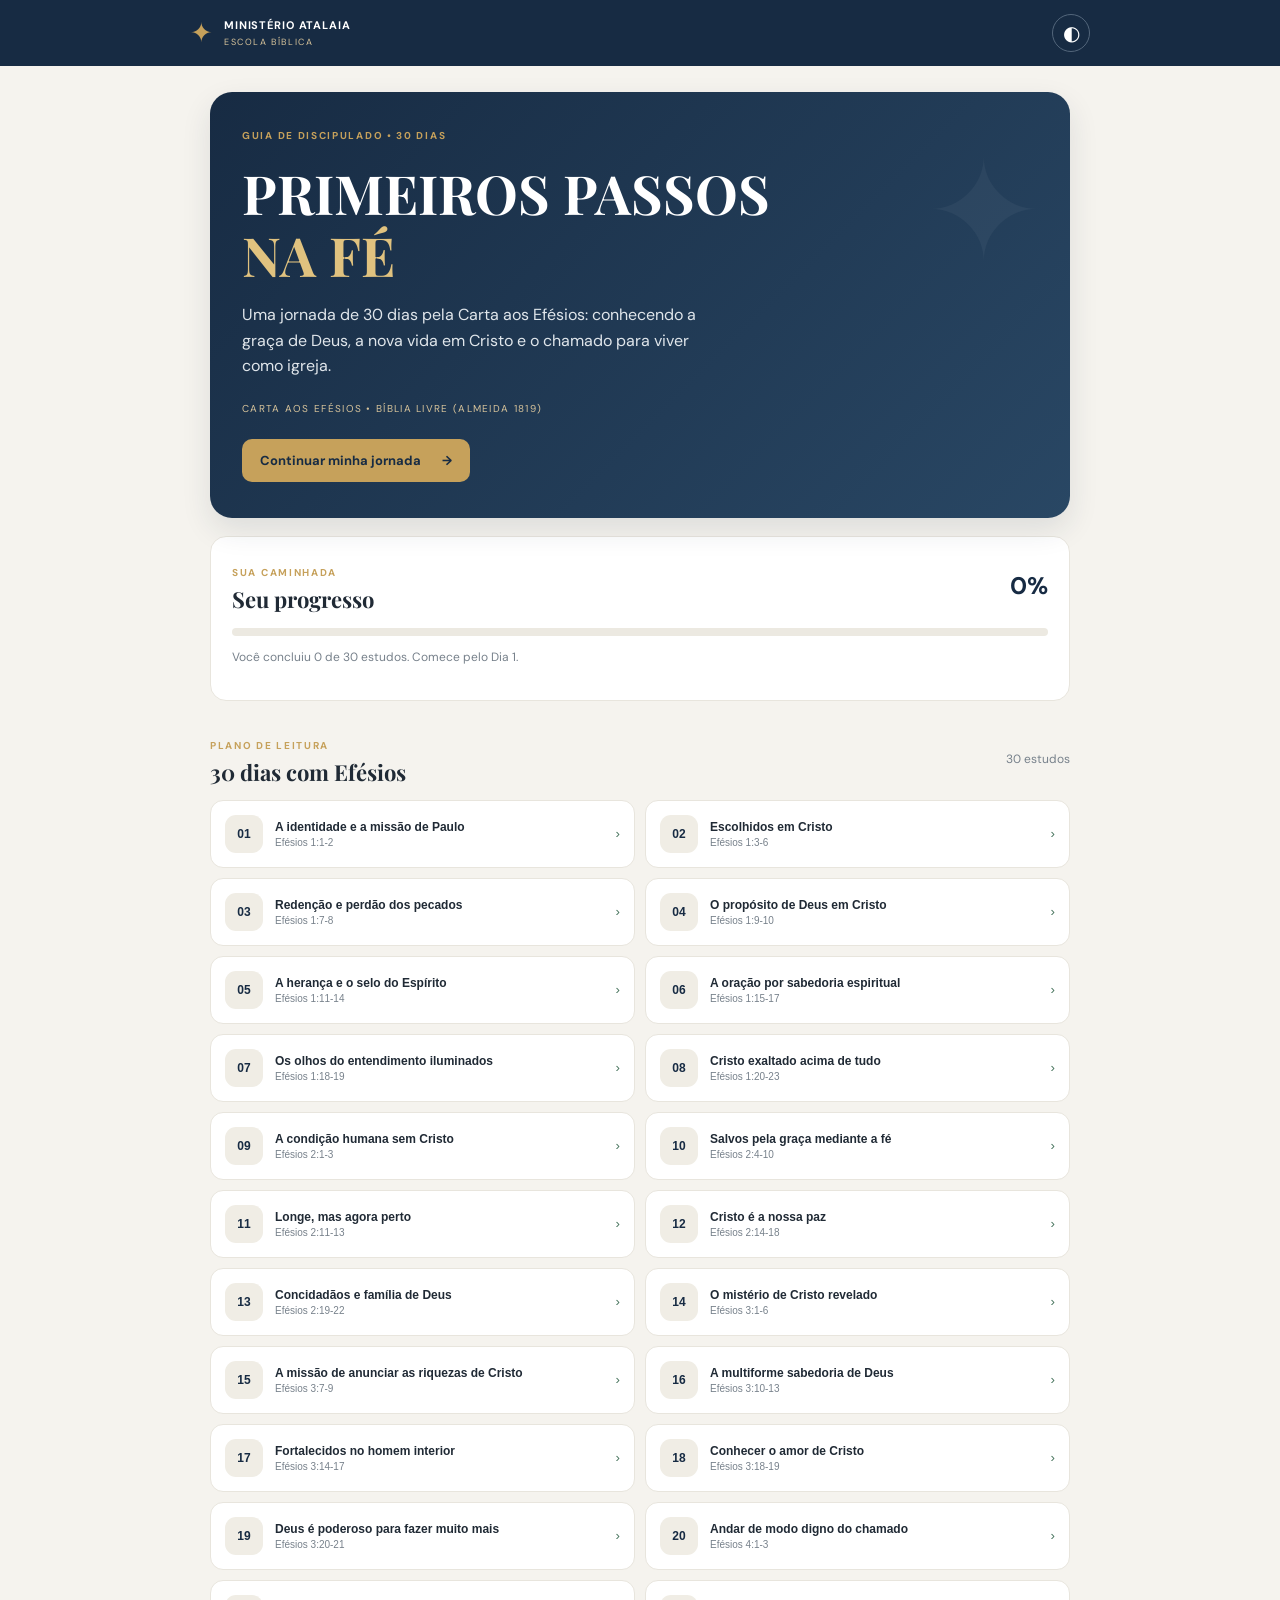
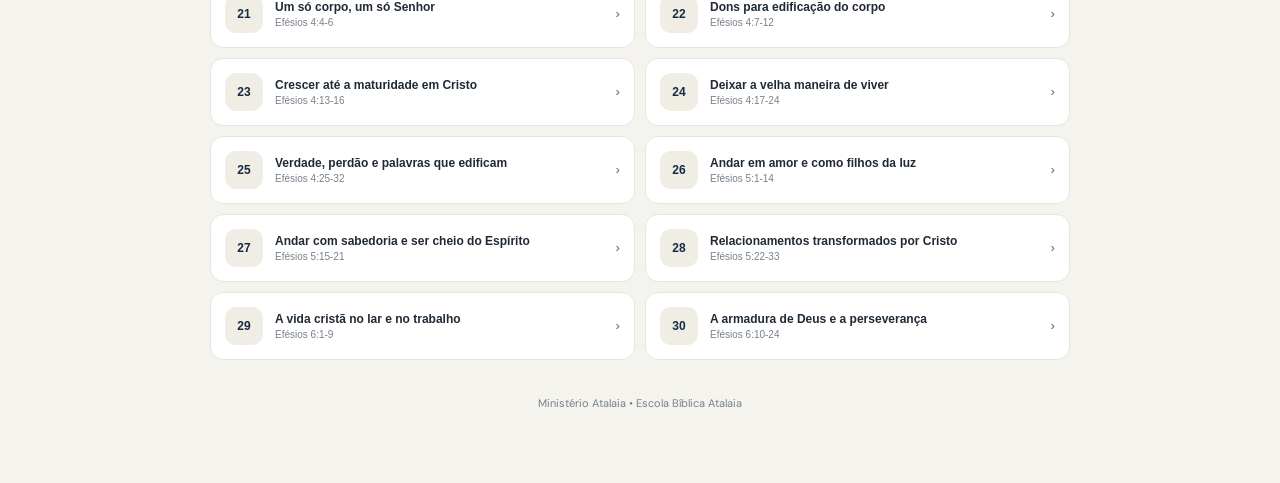
<file: efesios.html>
<!doctype html>
<html lang="pt-BR">
<head>
<meta charset="utf-8">
<meta name="viewport" content="width=device-width,initial-scale=1">
<meta name="theme-color" content="#172b43">
<meta name="description" content="Plano de discipulado bíblico de 30 dias na Carta aos Efésios — Ministério Atalaia.">
<title>Primeiros Passos na Fé | Efésios — Ministério Atalaia</title>
<style>
@import url('https://fonts.googleapis.com/css2?family=DM+Sans:wght@400;500;600;700&family=Playfair+Display:wght@500;600;700&display=swap');
:root{--navy:#172b43;--navy2:#294764;--gold:#c6a15b;--paper:#f5f3ee;--card:#fff;--ink:#202a35;--muted:#77818b;--line:#e8e5dd;--soft:#f8f6f1;--green:#47745d}
*{box-sizing:border-box}body{margin:0;background:var(--paper);color:var(--ink);font-family:'DM Sans',sans-serif;line-height:1.6}.topbar{height:66px;background:var(--navy);color:#fff;display:flex;align-items:center;justify-content:space-between;padding:0 max(20px,calc((100% - 900px)/2));position:sticky;top:0;z-index:5}.brand{display:flex;align-items:center;gap:10px;color:#fff;text-decoration:none;letter-spacing:.08em;font-size:11px}.brand small{display:block;color:#d8c49b;font-size:9px;letter-spacing:.18em}.brand-mark{color:var(--gold);font-size:27px}.icon-btn{border:1px solid #53667b;color:white;background:transparent;border-radius:50%;width:38px;height:38px;font-size:20px;cursor:pointer}main{max-width:900px;margin:auto;padding:26px 20px 60px}.view{display:none}.view.active{display:block}.hero{background:linear-gradient(135deg,#172b43,#294764);border-radius:22px;padding:36px 32px;color:#fff;position:relative;overflow:hidden;box-shadow:0 12px 30px #172b431c}.hero:after{content:"✦";position:absolute;right:28px;top:8px;font-size:140px;color:#ffffff0b}.eyebrow,.section-kicker,.card-label{font-size:10px;letter-spacing:.17em;font-weight:700;color:var(--gold)}h1,h2{font-family:'Playfair Display',serif;line-height:1.15}.hero h1{font-size:clamp(34px,7vw,54px);margin:18px 0 12px}.hero h1 em{font-style:normal;color:#e0c27f}.hero p{max-width:470px;color:#e0e6eb;margin-bottom:22px}.hero-meta{font-size:10px;letter-spacing:.13em;color:#d8c49b;margin-bottom:22px}.primary-btn,.secondary-btn{border:0;border-radius:10px;padding:13px 18px;font:700 13px 'DM Sans';cursor:pointer}.primary-btn{background:var(--gold);color:#172b43}.primary-btn span{margin-left:18px}.secondary-btn{background:#eae6dc;color:var(--navy)}.progress-card,.content-card{background:var(--card);border:1px solid var(--line);border-radius:16px;padding:21px;margin-top:18px}.progress-heading,.section-heading{display:flex;align-items:center;justify-content:space-between}.progress-heading h2,.section-heading h2{font-size:22px;margin:3px 0}.progress-heading strong{font-size:24px;color:var(--navy)}.progress-track{height:8px;background:#ece9e1;border-radius:10px;overflow:hidden;margin:13px 0 8px}.progress-track span{display:block;height:100%;width:0;background:var(--green);border-radius:10px;transition:width .25s}.progress-card p,.muted{color:var(--muted);font-size:12px}.section-heading{margin:30px 0 12px}.day-list{display:grid;grid-template-columns:repeat(2,minmax(0,1fr));gap:10px}.day-item{background:var(--card);border:1px solid var(--line);border-radius:13px;padding:14px;display:flex;align-items:center;gap:12px;text-align:left;cursor:pointer;color:var(--ink);width:100%}.day-item:hover{border-color:var(--gold)}.day-number{width:38px;height:38px;border-radius:11px;background:#f0ede5;color:var(--navy);display:grid;place-items:center;font-weight:700;font-size:12px;flex-shrink:0}.day-item.done .day-number{background:#e3eee7;color:var(--green)}.day-info strong{display:block;font-size:12px}.day-info small{display:block;color:var(--muted);font-size:10px;margin-top:3px}.day-check{margin-left:auto;color:var(--green)}footer{text-align:center;color:var(--muted);font-size:11px;padding:35px 0 10px}.back-btn{border:0;background:transparent;color:var(--navy);font-weight:700;padding:5px 0 18px;cursor:pointer}.study-topline{display:flex;align-items:center;gap:12px}.pill{background:#e8e1d2;color:#6e5528;border-radius:30px;padding:5px 11px;font-size:10px;font-weight:700;letter-spacing:.1em}.study-title{font-size:clamp(30px,6vw,42px);margin:16px 0 5px;color:var(--navy)}.study-reference{color:var(--muted);margin:0 0 18px}.study-content{max-width:720px}.content-card{padding:22px;margin:13px 0}.content-card h2{font-size:21px;margin:7px 0 10px;color:var(--navy)}.content-card p{font-size:14px;margin:8px 0}.reference-box{padding:12px 14px;background:var(--soft);border-left:3px solid var(--gold);font-weight:700;color:var(--navy);margin:12px 0}.content-card label{display:block;font-size:12px;font-weight:700;margin:16px 0 7px;color:var(--navy)}textarea{width:100%;resize:vertical;border:1px solid var(--line);border-radius:10px;padding:12px;font:13px/1.6 'DM Sans';background:#fff;color:#202a35}textarea:focus{outline:2px solid #c6a15b66;border-color:var(--gold)}.tiny-note{font-size:10px!important;color:var(--muted)}.explain-point{padding:10px 0;border-bottom:1px solid var(--line);font-size:14px}.explain-point:last-child{border:0}.memory-verse{font-family:'Playfair Display',serif;font-size:18px!important;color:var(--navy)}.scripture-text{background:var(--soft);border:1px solid var(--line);border-radius:12px;padding:14px 16px;margin:14px 0}.scripture-verse{display:grid;grid-template-columns:25px 1fr;gap:8px;padding:7px 0;border-bottom:1px solid var(--line);font-size:14px;line-height:1.75}.scripture-verse:last-child{border:0}.scripture-verse sup{color:#9a793d;font-weight:700;font-size:10px;padding-top:3px}.scripture-status{color:var(--muted);font-size:12px}.scripture-error{color:#a33b32;font-size:13px}.dark .scripture-text{background:#26394c}.verse-ref{font-size:11px;color:#8a6b32;font-weight:700}.question{font-size:13px;font-weight:600;margin:13px 0 5px}.prayer-card{background:#f0eee7}.study-actions{display:flex;gap:8px;align-items:center;justify-content:space-between;flex-wrap:wrap;margin-top:18px}.study-actions .primary-btn{flex:1}.dark{--paper:#101b28;--card:#1b2b3b;--ink:#edf0f2;--muted:#aab4bd;--line:#344454;--soft:#243649}.dark .day-item,.dark textarea{background:#1b2b3b;color:#edf0f2}.dark .day-number{background:#2b4054;color:#e4c987}.dark .content-card h2,.dark .study-title,.dark .reference-box{color:#e7d3a5}.dark .reference-box,.dark .prayer-card{background:#26394c}.dark .secondary-btn{background:#34485b;color:#fff}.dark .progress-track{background:#344454}.dark .progress-heading strong{color:#e7d3a5}
@media(max-width:560px){main{padding:17px 14px 40px}.hero{padding:28px 22px}.day-list{grid-template-columns:1fr}.progress-card,.content-card{padding:17px}.study-actions{display:grid;grid-template-columns:1fr 1fr}.study-actions .primary-btn{grid-column:1/-1;grid-row:1}.study-actions #prevBtn{grid-column:1}.study-actions #nextBtn{grid-column:2}.hero h1{font-size:37px}}
</style>
</head>
<body>
<header class="topbar">
<a class="brand" href="#" id="homeLink" aria-label="Início"><span class="brand-mark">✦</span><span><strong>MINISTÉRIO ATALAIA</strong><small>ESCOLA BÍBLICA</small></span></a>
<button class="icon-btn" id="themeBtn" aria-label="Alternar tema" title="Alternar tema">◐</button>
</header>
<main>
<section id="homeView" class="view active">
<section class="hero">
<div class="eyebrow">GUIA DE DISCIPULADO • 30 DIAS</div>
<h1>PRIMEIROS PASSOS<br><em>NA FÉ</em></h1>
<p>Uma jornada de 30 dias pela Carta aos Efésios: conhecendo a graça de Deus, a nova vida em Cristo e o chamado para viver como igreja.</p>
<div class="hero-meta">CARTA AOS EFÉSIOS • BÍBLIA LIVRE (ALMEIDA 1819)</div>
<button class="primary-btn" id="continueBtn">Continuar minha jornada <span>→</span></button>
</section>
<section class="progress-card">
<div class="progress-heading"><div><span class="section-kicker">SUA CAMINHADA</span><h2>Seu progresso</h2></div><strong id="progressPercent">0%</strong></div>
<div class="progress-track"><span id="progressBar"></span></div>
<p id="progressText">Você ainda não concluiu nenhum estudo. Comece pelo Dia 1.</p>
</section>
<div class="section-heading"><div><span class="section-kicker">PLANO DE LEITURA</span><h2>30 dias com Efésios</h2></div><span class="muted">30 estudos</span></div>
<div id="dayList" class="day-list"></div>
<footer>Ministério Atalaia • Escola Bíblica Atalaia</footer>
</section>
<section id="studyView" class="view">
<button class="back-btn" id="backBtn">← Voltar ao plano</button>
<div class="study-topline"><span id="studyDayLabel" class="pill">DIA 1</span><span id="studyWeek" class="muted"></span></div>
<h1 id="studyTitle" class="study-title"></h1><p id="studyReference" class="study-reference"></p>
<div class="study-content">
<article class="content-card scripture-card"><div class="card-label">01 • LEITURA BÍBLICA</div><h2>Texto bíblico</h2><p id="readingIntro"></p><div class="reference-box" id="readingReference"></div><div id="scriptureText" class="scripture-text" aria-live="polite"><p>O texto bíblico será carregado automaticamente.</p></div><p id="scriptureCopyright" class="tiny-note">Texto bíblico: Bíblia Livre (Almeida 1819), disponibilizada pela API Midvash. Requer conexão com a internet.</p></article>
<article class="content-card"><div class="card-label">02 • CONTEXTO</div><h2>Entendendo o contexto</h2><p id="contextText"></p></article>
<article class="content-card"><div class="card-label">03 • EXPLICAÇÃO BÍBLICA</div><h2>O que o texto ensina?</h2><div id="explanationText"></div></article>
<article class="content-card"><div class="card-label">04 • PARA A VIDA</div><h2>Aplicação prática</h2><p id="applicationText"></p></article>
<article class="content-card"><div class="card-label">05 • MEMORIZAÇÃO</div><h2>Versículo para guardar</h2><p id="memoryText" class="memory-verse"></p><span id="memoryReference" class="verse-ref"></span></article>
<article class="content-card"><div class="card-label">06 • REFLEXÃO</div><h2>Pense e responda</h2><div id="questions"></div><label for="notesInput">Minhas anotações</label><textarea id="notesInput" rows="5" placeholder="O que aprendi? O que preciso colocar em prática?"></textarea><button class="secondary-btn" id="saveNotesBtn">Salvar minhas anotações</button></article>
<article class="content-card prayer-card"><div class="card-label">07 • MOMENTO DE ORAÇÃO</div><h2>Ore ao Senhor</h2><p id="prayerText"></p></article>
</div>
<div class="study-actions"><button class="secondary-btn" id="prevBtn">← Anterior</button><button class="primary-btn" id="completeBtn">Marcar como concluído ✓</button><button class="secondary-btn" id="nextBtn">Próximo →</button></div>
</section>
</main>
<script>
const studies = [
{day:1,title:"A identidade e a missão de Paulo",ref:"Efésios 1:1-2",week:"Semana 1 • A nova identidade em Cristo",intro:"Leia a saudação da carta e observe como Paulo se apresenta e como descreve os destinatários.",context:"A carta começa identificando Paulo como apóstolo de Jesus Cristo pela vontade de Deus. Ele escreve aos santos e fiéis em Cristo, lembrando que a vida cristã está ligada à graça e à paz que vêm de Deus Pai e do Senhor Jesus Cristo.",points:["Paulo reconhece que seu chamado apostólico procede da vontade de Deus.","Os cristãos são chamados de santos porque pertencem a Deus e foram separados para ele.","A expressão fiéis em Cristo destaca a união dos crentes com Jesus.","A graça aponta para o favor imerecido de Deus; a paz expressa a reconciliação e o bem que vêm dele.","A saudação coloca Deus Pai e Jesus Cristo no centro da vida da igreja."],application:"Comece sua caminhada lembrando que sua identidade cristã não depende de status, passado ou mérito. Em Cristo, você pertence a Deus e é chamado a viver de modo coerente com essa nova identidade.",memory:"Graça a vós e paz da parte de Deus, nosso Pai, e da do Senhor Jesus Cristo.",memoryRef:"Efésios 1:2 — leia o versículo completo no texto bíblico acima.",questions:["Como Paulo descreve seu chamado?","O que significa pertencer ao grupo chamado de santos?","De quem procedem a graça e a paz mencionadas na saudação?"],prayer:"Pai, obrigado porque me chamas para pertencer a ti por meio de Jesus Cristo. Ajuda-me a compreender minha identidade em Cristo e a viver debaixo da tua graça e da tua paz. Amém."},
{day:2,title:"Escolhidos em Cristo",ref:"Efésios 1:3-6",week:"Semana 1 • A nova identidade em Cristo",intro:"Leia sobre as bênçãos espirituais e o propósito de Deus para seu povo em Cristo.",context:"Depois da saudação, Paulo inicia uma grande celebração das bênçãos espirituais recebidas em Cristo. O texto apresenta a iniciativa de Deus, seu propósito e a adoção dos crentes como filhos.",points:["Deus é bendito porque é a fonte de toda bênção espiritual.","As bênçãos mencionadas estão relacionadas à união com Cristo.","A escolha divina é apresentada antes da fundação do mundo e está ligada a um propósito de santidade.","Deus deseja formar um povo que viva diante dele em amor e santidade.","A adoção revela que os que estão em Cristo são recebidos na família de Deus, para louvor da sua graça."],application:"Receba com gratidão a verdade de que sua vida cristã começa na iniciativa graciosa de Deus. A segurança da fé deve conduzir à santidade, ao amor e à adoração, não ao orgulho.",memory:"Como também nos elegeu nele antes da fundação do mundo, para que fôssemos santos e irrepreensíveis diante dele em amor.",memoryRef:"Efésios 1:4 — confira o texto completo acima.",questions:["Em quem recebemos as bênçãos espirituais?","Qual é o propósito apresentado em Efésios 1:4?","O que a adoção ensina sobre nosso relacionamento com Deus?"],prayer:"Deus e Pai, obrigado por tua graça e pelo propósito que tens para teu povo em Cristo. Ensina-me a viver em santidade, amor e gratidão. Amém."},
{day:3,title:"Redenção e perdão dos pecados",ref:"Efésios 1:7-8",week:"Semana 1 • A nova identidade em Cristo",intro:"Leia o ensino sobre a redenção pelo sangue de Cristo e o perdão concedido segundo a riqueza da graça de Deus.",context:"Paulo mostra que as bênçãos de Deus não são abstratas: elas foram concedidas por meio da obra de Jesus. A redenção aponta para libertação, e o perdão revela que a culpa do pecado é tratada pela graça divina.",points:["Em Cristo temos redenção; a libertação está ligada à obra do Filho.","O sangue de Jesus aponta para seu sacrifício e para o preço da nossa redenção.","O perdão dos pecados é concedido segundo a riqueza da graça de Deus.","A graça divina não é escassa: Paulo a descreve como abundante.","A salvação deve produzir gratidão e uma vida que reconhece o valor do sacrifício de Cristo."],application:"Não tente comprar o perdão por obras nem permaneça preso à culpa que você já confessou a Deus. Confie na obra de Cristo, arrependa-se sinceramente e caminhe em novidade de vida.",memory:"Em quem temos a redenção pelo seu sangue, a remissão das ofensas, segundo as riquezas da sua graça.",memoryRef:"Efésios 1:7 — confira o texto completo acima.",questions:["Em quem temos redenção?","O que o sangue de Cristo representa neste texto?","Segundo o que Deus concede o perdão?"],prayer:"Senhor, obrigado pela redenção e pelo perdão que recebemos em Jesus. Ajuda-me a viver livre da culpa, em arrependimento, fé e gratidão pela tua graça. Amém."},
{day:4,title:"O propósito de Deus em Cristo",ref:"Efésios 1:9-10",week:"Semana 1 • A nova identidade em Cristo",intro:"Leia sobre o mistério da vontade de Deus e seu propósito de reunir todas as coisas em Cristo.",context:"Paulo explica que Deus revelou seu propósito, antes oculto, e que esse propósito alcança toda a criação. Cristo ocupa o centro do plano divino: todas as coisas serão reunidas nele.",points:["Deus tornou conhecido o mistério da sua vontade segundo seu beneplácito.","O plano divino não é improvisado; ele corresponde ao propósito estabelecido em Cristo.","A expressão plenitude dos tempos aponta para o momento determinado por Deus.","O propósito é reunir em Cristo todas as coisas, tanto as que estão nos céus como as que estão na terra.","Jesus é o centro da história e do plano de restauração de Deus."],application:"Olhe para sua vida e para o mundo à luz do propósito de Deus. Em vez de viver sem direção, submeta seus planos a Cristo e reconheça seu senhorio sobre todas as áreas da existência.",memory:"De tornar a congregar em Cristo todas as coisas, na dispensação da plenitude dos tempos.",memoryRef:"Efésios 1:10 — confira o texto completo acima.",questions:["O que Deus revelou aos seus filhos?","Quem está no centro do propósito divino?","O que significa reunir todas as coisas em Cristo?"],prayer:"Pai, ajuda-me a compreender teu propósito em Cristo. Que meus planos, escolhas e atitudes estejam debaixo do senhorio de Jesus. Amém."},
{day:5,title:"A herança e o selo do Espírito",ref:"Efésios 1:11-14",week:"Semana 1 • A nova identidade em Cristo",intro:"Leia sobre a herança em Cristo, a fé no Evangelho e o selo do Espírito Santo.",context:"Paulo continua descrevendo as bênçãos dos que pertencem a Cristo. A promessa do Espírito Santo aparece como selo e garantia da herança, apontando para a segurança da obra de Deus até sua consumação.",points:["Em Cristo os crentes recebem uma herança conforme o propósito de Deus.","A esperança dos cristãos deve resultar em louvor à glória de Deus.","O Evangelho da salvação é ouvido e recebido pela fé em Cristo.","O Espírito Santo é apresentado como selo que identifica os que pertencem a Deus.","O Espírito é o penhor da herança, uma garantia da redenção final do povo adquirido por Deus."],application:"Valorize a presença do Espírito Santo e viva como alguém que pertence a Deus. A esperança da herança futura fortalece a fidelidade no presente.",memory:"Fostes selados com o Espírito Santo da promessa.",memoryRef:"Efésios 1:13 — confira o versículo no texto bíblico acima.",questions:["O que acontece quando alguém ouve e crê no Evangelho?","Que imagem Paulo usa para descrever o Espírito Santo?","Como a esperança da herança influencia a vida cristã?"],prayer:"Espírito Santo, obrigado por tua presença e por seres o selo da promessa. Fortalece minha fé e ajuda-me a viver como alguém que pertence ao Senhor. Amém."},
{day:6,title:"A oração por sabedoria espiritual",ref:"Efésios 1:15-17",week:"Semana 1 • A nova identidade em Cristo",intro:"Leia como Paulo agradece pela fé e pelo amor dos cristãos e ora para que recebam sabedoria espiritual.",context:"Depois de louvar a Deus pelas bênçãos em Cristo, Paulo informa que ora pelos destinatários. Ele deseja que conheçam mais profundamente a Deus, não apenas por informação, mas por iluminação espiritual.",points:["Paulo ouviu sobre a fé dos cristãos no Senhor Jesus.","O amor demonstrado para com todos os santos é fruto importante da fé.","A gratidão deve acompanhar a oração pela igreja.","Paulo pede o Espírito de sabedoria e revelação no conhecimento de Deus.","Conhecer a Deus é essencial para compreender a esperança e a riqueza da vida cristã."],application:"Ore para crescer no conhecimento de Deus e também reconheça a fé e o amor presentes na comunidade cristã. O crescimento espiritual envolve relacionamento, não apenas acumular conteúdo.",memory:"O Deus de nosso Senhor Jesus Cristo, o Pai da glória, vos dê em seu conhecimento o espírito de sabedoria e de revelação.",memoryRef:"Efésios 1:17 — confira o texto completo acima.",questions:["Quais duas marcas Paulo reconheceu nos cristãos?","Pelo que Paulo ora em favor deles?","Por que precisamos crescer no conhecimento de Deus?"],prayer:"Pai da glória, concede-me sabedoria para conhecer-te mais profundamente. Faz crescer em mim a fé em Jesus e o amor por todos os irmãos. Amém."},
{day:7,title:"Os olhos do entendimento iluminados",ref:"Efésios 1:18-19",week:"Semana 1 • A nova identidade em Cristo",intro:"Leia sobre a esperança do chamado, a herança dos santos e a grandeza do poder de Deus.",context:"A oração de Paulo continua com três realidades que os cristãos precisam compreender: a esperança do chamado, a riqueza da herança e a grandeza do poder divino que opera nos que creem.",points:["O coração iluminado representa entendimento espiritual concedido por Deus.","A esperança do chamado aponta para o futuro e para a vida que Deus prometeu.","A herança dos santos revela o valor do povo que pertence ao Senhor.","O poder de Deus em favor dos que creem é descrito como extraordinariamente grande.","A vida cristã depende do poder de Deus, não apenas da força humana."],application:"Quando enfrentar fraqueza, lembre-se de que o poder que sustenta a fé vem de Deus. Peça iluminação espiritual para enxergar sua vida a partir da esperança do Evangelho.",memory:"Qual a sobre-excelente grandeza do seu poder sobre nós, os que cremos.",memoryRef:"Efésios 1:19 — confira o contexto no texto bíblico acima.",questions:["O que Paulo deseja que os cristãos compreendam?","A quem pertence o poder que opera nos que creem?","Como essa verdade pode fortalecer alguém em dificuldade?"],prayer:"Senhor, ilumina meu entendimento para que eu conheça a esperança do teu chamado. Fortalece-me pelo teu poder e ajuda-me a confiar em ti. Amém."},
{day:8,title:"Cristo exaltado acima de tudo",ref:"Efésios 1:20-23",week:"Semana 2 • Salvação e vida nova",intro:"Leia sobre a ressurreição, a exaltação de Cristo e seu senhorio sobre todas as coisas.",context:"Paulo descreve o poder de Deus demonstrado na ressurreição e exaltação de Jesus. Cristo está acima de todo poder e autoridade, e foi dado como cabeça sobre todas as coisas à igreja.",points:["Deus demonstrou seu poder ressuscitando Jesus dentre os mortos.","Cristo foi exaltado à sua direita, lugar de honra e autoridade.","A autoridade de Jesus está acima de todo principado, potestade, poder e domínio.","Deus sujeitou todas as coisas debaixo dos pés de Cristo.","A igreja é apresentada como corpo de Cristo, que é sua cabeça."],application:"Submeta sua vida ao senhorio de Jesus. Nenhuma autoridade, dificuldade ou força deste mundo é maior do que Cristo; a igreja deve viver unida a ele e obediente à sua direção.",memory:"E sujeitou todas as coisas a seus pés e, sobre todas as coisas, o constituiu como cabeça da igreja.",memoryRef:"Efésios 1:22 — confira o texto completo acima.",questions:["O que Deus fez com Jesus depois de sua morte?","Sobre quais poderes Cristo está exaltado?","Que relação o texto apresenta entre Cristo e a igreja?"],prayer:"Senhor Jesus, reconheço que tu és exaltado acima de todas as coisas. Governa minha vida e ajuda-me a permanecer unido ao teu corpo, a igreja. Amém."},
{day:9,title:"A condição humana sem Cristo",ref:"Efésios 2:1-3",week:"Semana 2 • Salvação e vida nova",intro:"Leia a descrição da condição espiritual do ser humano antes da ação salvadora de Deus.",context:"Paulo contrasta a vida antiga com a nova vida em Cristo. Antes de apresentar a graça, ele mostra a gravidade do pecado: a humanidade estava morta em delitos e pecados e seguia caminhos contrários à vontade de Deus.",points:["Estar morto em delitos e pecados descreve a condição espiritual de quem vive afastado de Deus.","O pecado não é apenas um erro isolado; ele influencia o modo de pensar e viver.","Paulo menciona a influência do mundo e do príncipe da potestade do ar.","A desobediência caracteriza a antiga maneira de viver.","Todos necessitam da intervenção misericordiosa de Deus; ninguém pode salvar a si mesmo."],application:"Reconheça a seriedade do pecado sem minimizar sua realidade. A consciência da antiga condição deve conduzir à humildade e à gratidão pela salvação que Deus oferece.",memory:"Estando vós mortos em ofensas e pecados.",memoryRef:"Efésios 2:1 — confira o texto completo acima.",questions:["Como Paulo descreve a condição anterior dos leitores?","Quais influências aparecem na antiga maneira de viver?","Por que ninguém deve confiar em sua própria justiça?"],prayer:"Deus, ajuda-me a reconhecer a seriedade do pecado e a não confiar em mim mesmo. Obrigado porque tua graça oferece vida por meio de Jesus Cristo. Amém."},
{day:10,title:"Salvos pela graça mediante a fé",ref:"Efésios 2:4-10",week:"Semana 2 • Salvação e vida nova",intro:"Leia a passagem central sobre a misericórdia de Deus, a salvação pela graça e as boas obras.",context:"A expressão mas Deus marca a mudança decisiva. Mesmo diante da morte espiritual, Deus age por causa de sua misericórdia e amor. A salvação é dom da graça, recebida pela fé, e produz uma vida dedicada às boas obras.",points:["Deus é rico em misericórdia e age por causa do grande amor com que nos amou.","A vida com Cristo é resultado da ação de Deus, não de uma conquista humana.","A salvação é pela graça, mediante a fé; é dom de Deus.","As obras não são a causa da salvação, portanto ninguém tem motivo para se gloriar.","Os salvos são criação de Deus em Cristo Jesus para boas obras preparadas por ele."],application:"Descanse na graça de Deus e abandone a tentativa de merecer a salvação. Ao mesmo tempo, compreenda que a graça transforma a vida e nos conduz a praticar o bem.",memory:"Porque pela graça sois salvos, por meio da fé; e isso não vem de vós; é dom de Deus.",memoryRef:"Efésios 2:8 — confira o versículo completo acima.",questions:["O que motivou Deus a nos dar vida com Cristo?","A salvação é conquistada por obras?","Para que fomos criados em Cristo Jesus?"],prayer:"Pai, obrigado porque me salvas pela tua graça. Livra-me do orgulho e transforma minha vida para que eu pratique as boas obras que preparaste. Amém."},
{day:11,title:"Longe, mas agora perto",ref:"Efésios 2:11-13",week:"Semana 2 • Salvação e vida nova",intro:"Leia como a obra de Cristo aproxima aqueles que antes estavam separados.",context:"Paulo recorda a distância que existia entre gentios e as promessas de Israel. Em Cristo, aqueles que estavam longe foram aproximados pelo sangue de Jesus, mostrando que a reconciliação é obra do próprio Cristo.",points:["Os gentios são chamados a lembrar sua antiga condição de separação.","A antiga distância envolvia falta de participação nas alianças da promessa.","Estar sem Cristo significava viver sem a esperança e sem Deus no mundo.","A mudança é expressa pela frase agora em Cristo Jesus.","O sangue de Cristo é o meio pelo qual os que estavam longe foram aproximados."],application:"Não permita que seu passado defina sua relação com Deus. Em Cristo há aproximação e esperança. Trate também outras pessoas com a mesma graça que recebeu.",memory:"Mas, agora, em Cristo Jesus, vós, que antes estáveis longe, já pelo sangue de Cristo chegastes perto.",memoryRef:"Efésios 2:13 — confira o texto completo acima.",questions:["O que Paulo pede que os gentios recordem?","O que mudou para os que estão em Cristo?","Por meio de quem os que estavam longe foram aproximados?"],prayer:"Senhor, obrigado porque em Cristo fui aproximado de ti. Ajuda-me a viver em comunhão contigo e a acolher as pessoas com graça e humildade. Amém."},
{day:12,title:"Cristo é a nossa paz",ref:"Efésios 2:14-18",week:"Semana 2 • Salvação e vida nova",intro:"Leia como Jesus derruba a barreira de separação e reconcilia povos em um só corpo.",context:"A hostilidade entre judeus e gentios é tratada pela obra de Cristo. Paulo afirma que Jesus é a nossa paz e que, por meio da cruz, criou uma nova humanidade reconciliada com Deus.",points:["A paz não é apenas um sentimento: Paulo afirma que Cristo é a nossa paz.","Jesus derruba a parede de separação e a inimizade entre os povos.","A cruz é o lugar em que a reconciliação foi realizada.","Cristo cria em si mesmo um novo povo, em vez de perpetuar a antiga hostilidade.","Por meio de Jesus, ambos têm acesso ao Pai em um mesmo Espírito."],application:"A igreja não deve alimentar divisões baseadas em orgulho, origem ou status. A cruz chama os cristãos à reconciliação, à unidade e à paz fundamentadas em Cristo.",memory:"Porque ele é a nossa paz, o qual de ambos os povos fez um.",memoryRef:"Efésios 2:14 — confira o texto completo acima.",questions:["Quem é apresentado como nossa paz?","O que Cristo fez com a barreira de separação?","Por meio de quem temos acesso ao Pai?"],prayer:"Jesus, tu és a nossa paz. Remove de mim o orgulho e a hostilidade. Ensina-me a promover reconciliação e unidade na tua igreja. Amém."},
{day:13,title:"Concidadãos e família de Deus",ref:"Efésios 2:19-22",week:"Semana 2 • Salvação e vida nova",intro:"Leia as imagens da cidade, da família e do edifício para compreender a identidade da igreja.",context:"Depois de explicar a reconciliação, Paulo descreve o novo pertencimento dos cristãos. Eles não são estrangeiros, mas concidadãos dos santos e membros da família de Deus, edificados sobre o fundamento apostólico e profético, tendo Cristo como pedra principal.",points:["Os cristãos deixam de ser estrangeiros e passam a pertencer ao povo de Deus.","A igreja é descrita como uma família, com Deus como Pai.","O fundamento apostólico e profético aponta para o testemunho recebido de Deus.","Jesus Cristo é a principal pedra da construção, dando unidade e direção ao edifício.","A comunidade cresce para ser morada de Deus no Espírito."],application:"Não viva a fé como alguém isolado. Participe da comunidade cristã, valorize o ensino das Escrituras e contribua para a edificação da igreja em amor.",memory:"Assim que já não sois estrangeiros, nem forasteiros, mas concidadãos dos santos e da família de Deus.",memoryRef:"Efésios 2:19 — confira o texto completo acima.",questions:["Como Paulo descreve o novo pertencimento dos cristãos?","Quem é a principal pedra da construção?","O que significa ser edificado juntamente com outros cristãos?"],prayer:"Pai, obrigado porque em Cristo faço parte da tua família. Ajuda-me a amar os irmãos, crescer na Palavra e cooperar para a edificação da igreja. Amém."},
{day:14,title:"O mistério de Cristo revelado",ref:"Efésios 3:1-6",week:"Semana 2 • Salvação e vida nova",intro:"Leia como Paulo explica o mistério que lhe foi revelado e a inclusão dos gentios em Cristo.",context:"Paulo fala de seu ministério em favor dos gentios e da revelação do mistério de Cristo. O ponto central é que, por meio do Evangelho, os gentios também são coerdeiros e participantes da promessa em Jesus.",points:["Paulo entende seu serviço como parte da missão recebida de Deus.","O mistério de Cristo foi revelado por meio do Espírito aos apóstolos e profetas.","A revelação não era plenamente conhecida em gerações anteriores da mesma maneira.","Os gentios são coerdeiros, membros do mesmo corpo e participantes da promessa.","A unidade dos povos em Cristo faz parte do alcance do Evangelho."],application:"A igreja deve refletir o alcance do Evangelho. Não trate como inferiores aqueles que Cristo recebeu; todos os que pertencem a Jesus participam da mesma promessa.",memory:"Os gentios são coerdeiros, e de um mesmo corpo, e participantes da promessa em Cristo pelo evangelho.",memoryRef:"Efésios 3:6 — confira o texto completo acima.",questions:["Que mistério Paulo diz ter sido revelado?","Qual é a posição dos gentios em Cristo?","Como essa verdade deve influenciar a convivência na igreja?"],prayer:"Senhor, obrigado porque teu Evangelho alcança povos e pessoas diferentes. Ensina-me a viver a unidade que Cristo conquistou e a receber meus irmãos com amor. Amém."},
{day:15,title:"A missão de anunciar as riquezas de Cristo",ref:"Efésios 3:7-9",week:"Semana 3 • Crescimento e maturidade",intro:"Leia sobre o serviço de Paulo e sua responsabilidade de anunciar as riquezas de Cristo.",context:"Paulo não apresenta seu ministério como mérito pessoal. Ele se considera servo pela graça e reconhece que a capacidade para cumprir a missão vem do poder de Deus.",points:["Paulo tornou-se ministro do Evangelho segundo o dom da graça de Deus.","O serviço cristão depende da operação do poder divino.","Paulo se considera pequeno diante da grandeza da missão recebida.","Sua tarefa é anunciar aos gentios as riquezas insondáveis de Cristo.","O ministério também envolve tornar conhecido o plano de Deus."],application:"Sirva a Deus com humildade. Não compare seu chamado com o de outras pessoas; seja fiel na tarefa que recebeu e dependa da capacitação do Senhor.",memory:"A mim, o mínimo de todos os santos, me foi dada esta graça de anunciar entre os gentios as riquezas incompreensíveis de Cristo.",memoryRef:"Efésios 3:8 — confira o texto completo acima.",questions:["De onde vinha a capacidade ministerial de Paulo?","Como ele descreve a si mesmo diante da missão?","O que ele foi chamado a anunciar?"],prayer:"Senhor, dá-me humildade e fidelidade para servir. Que eu anuncie Cristo com amor e dependa do teu poder em tudo o que fizer. Amém."},
{day:16,title:"A multiforme sabedoria de Deus",ref:"Efésios 3:10-13",week:"Semana 3 • Crescimento e maturidade",intro:"Leia sobre a igreja como instrumento para tornar conhecida a sabedoria de Deus.",context:"Paulo mostra que a igreja tem um papel no propósito eterno de Deus. A existência de uma comunidade reconciliada em Cristo torna visível a sabedoria divina até mesmo diante dos poderes espirituais.",points:["Deus deseja que sua multiforme sabedoria seja conhecida por meio da igreja.","A igreja não existe para sua própria glória, mas para manifestar o propósito de Deus.","O plano eterno foi realizado em Cristo Jesus, nosso Senhor.","Em Cristo temos ousadia e acesso a Deus com confiança pela fé nele.","Paulo encoraja os leitores a não desanimarem diante de suas tribulações."],application:"Valorize a igreja como parte do propósito de Deus. Em tempos de dificuldade, lembre-se de que o sofrimento não anula a missão nem o acesso que temos ao Pai por meio de Cristo.",memory:"Em quem temos ousadia e acesso com confiança, pela nossa fé nele.",memoryRef:"Efésios 3:12 — confira o texto completo acima.",questions:["Por meio de quem a sabedoria de Deus é manifestada?","Em quem temos acesso confiante a Deus?","Por que os leitores não deveriam desanimar?"],prayer:"Pai, obrigado pelo acesso que temos a ti por meio de Jesus. Fortalece tua igreja e ajuda-me a permanecer firme mesmo nos dias difíceis. Amém."},
{day:17,title:"Fortalecidos no homem interior",ref:"Efésios 3:14-17",week:"Semana 3 • Crescimento e maturidade",intro:"Leia a oração de Paulo para que os cristãos sejam fortalecidos pelo Espírito e tenham Cristo habitando no coração pela fé.",context:"Paulo se coloca de joelhos diante do Pai e pede fortalecimento interior. A maturidade cristã não é apenas externa: envolve a presença de Cristo no coração e raízes firmes no amor.",points:["A oração de Paulo é dirigida ao Pai, de quem toma o nome toda a família nos céus e na terra.","O fortalecimento interior vem do Espírito de Deus.","A presença de Cristo no coração está relacionada à fé.","A imagem de raízes e fundamentos descreve estabilidade espiritual.","O amor é o ambiente em que a vida cristã deve criar raízes."],application:"Peça a Deus fortalecimento interior, não apenas mudança de circunstâncias. Cultive uma fé enraizada em Cristo e expressa em amor.",memory:"Para que Cristo habite, pela fé, nos vossos corações.",memoryRef:"Efésios 3:17 — confira o texto completo acima.",questions:["A quem Paulo dirige sua oração?","De onde vem o fortalecimento do homem interior?","Que imagens Paulo usa para falar de firmeza no amor?"],prayer:"Pai, fortalece meu interior pelo teu Espírito. Que Cristo habite em meu coração pela fé e que minha vida esteja profundamente enraizada no teu amor. Amém."},
{day:18,title:"Conhecer o amor de Cristo",ref:"Efésios 3:18-19",week:"Semana 3 • Crescimento e maturidade",intro:"Leia sobre a amplitude do amor de Cristo e o desejo de ser cheio de toda a plenitude de Deus.",context:"Paulo deseja que os cristãos compreendam, juntamente com todos os santos, a dimensão do amor de Cristo. Esse amor excede o conhecimento humano, mas pode ser experimentado e conhecido pela vida com Deus.",points:["A compreensão do amor de Cristo acontece em comunhão com todos os santos.","As dimensões mencionadas expressam a grandeza e a amplitude desse amor.","O amor de Cristo excede o conhecimento meramente intelectual.","Conhecer esse amor envolve relacionamento e transformação.","Paulo ora para que os cristãos sejam cheios de toda a plenitude de Deus."],application:"Não reduza o amor de Cristo a uma ideia. Receba seu amor pela fé e permita que ele transforme sua maneira de tratar a família, a igreja e as pessoas ao redor.",memory:"E conhecer o amor de Cristo, que excede todo entendimento.",memoryRef:"Efésios 3:19 — confira o texto completo acima.",questions:["Com quem devemos compreender o amor de Cristo?","Por que esse amor excede o entendimento?","Que transformação deve resultar de conhecer o amor de Cristo?"],prayer:"Jesus, ajuda-me a conhecer mais profundamente teu amor. Que essa realidade transforme meus pensamentos, palavras e relacionamentos. Amém."},
{day:19,title:"Deus é poderoso para fazer muito mais",ref:"Efésios 3:20-21",week:"Semana 3 • Crescimento e maturidade",intro:"Leia a doxologia que encerra a oração de Paulo e observe a grandeza do poder de Deus.",context:"Paulo termina sua oração adorando a Deus. O Senhor é poderoso para agir além do que pedimos ou pensamos, segundo o poder que opera em nós. A glória pertence a Deus na igreja e em Cristo por todas as gerações.",points:["Deus é poderoso para agir além dos pedidos e pensamentos humanos.","Seu poder já opera nos que pertencem a Cristo.","A resposta adequada à grandeza de Deus é a adoração.","A glória deve ser dada a Deus na igreja e em Jesus Cristo.","A doxologia aponta para a continuidade do louvor por todas as gerações."],application:"Ore com confiança, sem tentar limitar Deus aos seus próprios cálculos. Confie em seu poder e mantenha o foco: toda glória pertence ao Senhor.",memory:"Ora, àquele que é poderoso para fazer tudo muito mais abundantemente além daquilo que pedimos ou pensamos.",memoryRef:"Efésios 3:20 — confira o texto completo acima.",questions:["O que Deus pode fazer além dos nossos pedidos?","Onde seu poder opera?","A quem pertence a glória para sempre?"],prayer:"Deus poderoso, aumenta minha confiança em ti. Ensina-me a orar com fé e a viver para tua glória, na igreja e em Cristo Jesus. Amém."},
{day:20,title:"Andar de modo digno do chamado",ref:"Efésios 4:1-3",week:"Semana 4 • A vida prática da igreja",intro:"Leia o início da parte prática da carta e observe as atitudes que preservam a unidade.",context:"Depois de apresentar as riquezas da salvação, Paulo passa a mostrar como os cristãos devem viver. O chamado recebido deve produzir humildade, mansidão, paciência e esforço para preservar a unidade do Espírito.",points:["A vida cristã deve corresponder ao chamado recebido de Deus.","A humildade impede que o orgulho destrua relacionamentos.","A mansidão expressa força sob controle e consideração pelo próximo.","A paciência ajuda a suportar as diferenças em amor.","A unidade do Espírito deve ser preservada pelo vínculo da paz."],application:"Pratique a unidade nas conversas, decisões e relacionamentos. Em vez de alimentar conflitos por orgulho, escolha humildade, paciência e amor.",memory:"Andeis como é digno da vocação com que fostes chamados.",memoryRef:"Efésios 4:1 — confira o texto completo acima.",questions:["Que atitudes Paulo recomenda para a vida cristã?","Por que a humildade é importante para a unidade?","Como podemos preservar o vínculo da paz?"],prayer:"Senhor, ajuda-me a andar de modo digno do chamado que recebi. Dá-me humildade, mansidão e paciência para preservar a unidade em amor. Amém."},
{day:21,title:"Um só corpo, um só Senhor",ref:"Efésios 4:4-6",week:"Semana 4 • A vida prática da igreja",intro:"Leia a lista de elementos que expressam a unidade do povo de Deus.",context:"Paulo fundamenta a unidade da igreja em realidades espirituais compartilhadas: um corpo, um Espírito, uma esperança, um Senhor, uma fé, um batismo e um Deus e Pai de todos.",points:["A unidade cristã tem fundamento espiritual, não apenas afinidade pessoal.","Há um só corpo e um só Espírito, indicando a unidade da igreja em Cristo.","A esperança do chamado é compartilhada por todos os cristãos.","Um só Senhor, uma só fé e um só batismo apontam para a centralidade de Jesus.","Um só Deus e Pai está acima de todos, age por todos e está em todos."],application:"Valorize aquilo que une os cristãos em Cristo. Diferenças secundárias não devem apagar as verdades fundamentais que compartilhamos como povo de Deus.",memory:"Um só Senhor, uma só fé, um só batismo.",memoryRef:"Efésios 4:5 — confira o texto completo acima.",questions:["Quais elementos Paulo apresenta como um só?","Quem é o centro da confissão cristã?","Como as verdades compartilhadas podem fortalecer a comunhão?"],prayer:"Pai, obrigado pela unidade que temos em Cristo. Guarda tua igreja e ajuda-nos a permanecer firmes na mesma fé, esperança e amor. Amém."},
{day:22,title:"Dons para edificação do corpo",ref:"Efésios 4:7-12",week:"Semana 4 • A vida prática da igreja",intro:"Leia sobre a graça concedida a cada pessoa e os dons dados por Cristo para o crescimento da igreja.",context:"A unidade não significa que todos tenham a mesma função. Cristo concede graça e dons aos membros do corpo para que a igreja seja equipada e edificada.",points:["A graça é concedida a cada um segundo a medida do dom de Cristo.","Cristo é apresentado como aquele que concede dons à igreja.","Os diferentes ministérios têm a finalidade de preparar os santos para o serviço.","O serviço cristão contribui para a edificação do corpo de Cristo.","Os dons devem servir ao crescimento coletivo, não à promoção pessoal."],application:"Descubra como pode servir e use seus dons para edificar outras pessoas. Não compare sua função com a dos demais; cada serviço fiel contribui para o corpo.",memory:"Querendo o aperfeiçoamento dos santos, para a obra do ministério, para edificação do corpo de Cristo.",memoryRef:"Efésios 4:12 — confira o texto completo acima.",questions:["Quem concede dons à igreja?","Qual é a finalidade dos ministérios mencionados?","Como você pode contribuir para a edificação do corpo?"],prayer:"Senhor Jesus, obrigado pelos dons que concedes à tua igreja. Mostra-me como servir com humildade e fidelidade para edificar meus irmãos. Amém."},
{day:23,title:"Crescer até a maturidade em Cristo",ref:"Efésios 4:13-16",week:"Semana 4 • A vida prática da igreja",intro:"Leia sobre o alvo da maturidade cristã e o crescimento do corpo em amor.",context:"Paulo deseja que a igreja avance da infância espiritual para a maturidade. A verdade deve ser vivida em amor, e cada membro contribui para o crescimento do corpo, cuja cabeça é Cristo.",points:["A maturidade envolve unidade da fé e conhecimento do Filho de Deus.","O cristão não deve permanecer vulnerável a todo ensino enganoso.","A verdade precisa ser comunicada em amor.","Cristo é a cabeça, e dele todo o corpo recebe direção e crescimento.","Cada parte deve cooperar para a edificação do corpo em amor."],application:"Cresça no conhecimento das Escrituras e desenvolva discernimento. Fale a verdade com amor e procure contribuir para o amadurecimento de outros cristãos.",memory:"Antes, seguindo a verdade em amor, cresçamos em tudo naquele que é a cabeça, Cristo.",memoryRef:"Efésios 4:15 — confira o texto completo acima.",questions:["Qual é o alvo da maturidade cristã?","Como devemos falar a verdade?","Quem é a cabeça do corpo, a igreja?"],prayer:"Senhor, amadurece minha fé. Dá-me discernimento para permanecer na verdade e amor para edificar outras pessoas em Cristo. Amém."},
{day:24,title:"Deixar a velha maneira de viver",ref:"Efésios 4:17-24",week:"Semana 5 • A nova maneira de viver",intro:"Leia o contraste entre a antiga maneira de viver e a nova vida aprendida em Cristo.",context:"Paulo chama os cristãos a não viverem mais como os gentios que andavam na vaidade da mente. Quem aprendeu Cristo é chamado a abandonar o velho homem, renovar o entendimento e revestir-se do novo homem.",points:["A antiga maneira de viver é marcada por pensamentos vazios e afastamento de Deus.","A dureza do coração conduz à insensibilidade espiritual.","Aprender Cristo implica uma mudança real de direção.","O velho homem deve ser abandonado, pois está corrompido por desejos enganosos.","A renovação da mente conduz ao revestimento do novo homem, criado segundo Deus."],application:"Identifique hábitos e pensamentos que pertencem à velha maneira de viver. Peça a Deus renovação da mente e tome decisões concretas que expressem sua nova vida em Cristo.",memory:"E vos renoveis no espírito do vosso sentido.",memoryRef:"Efésios 4:23 — confira o texto completo acima.",questions:["Como Paulo descreve a antiga maneira de viver?","O que significa despir-se do velho homem?","Que papel a renovação da mente desempenha na vida cristã?"],prayer:"Pai, renova minha mente e transforma meus hábitos. Ajuda-me a abandonar o que pertence à velha vida e a viver segundo a nova identidade em Cristo. Amém."},
{day:25,title:"Verdade, perdão e palavras que edificam",ref:"Efésios 4:25-32",week:"Semana 5 • A nova maneira de viver",intro:"Leia as orientações práticas sobre verdade, ira, trabalho, palavras, perdão e bondade.",context:"A nova vida em Cristo aparece nos relacionamentos cotidianos. Paulo trata de atitudes concretas: abandonar a mentira, lidar corretamente com a ira, trabalhar honestamente, falar para edificar e perdoar como Deus perdoou em Cristo.",points:["A verdade deve substituir a mentira porque os cristãos pertencem uns aos outros.","A ira não deve se transformar em pecado nem permanecer alimentada.","O trabalho honesto permite repartir com quem tem necessidade.","As palavras devem transmitir graça e edificar quem ouve.","Bondade, misericórdia e perdão devem refletir o perdão recebido de Deus em Cristo."],application:"Escolha uma área para praticar hoje: falar a verdade, controlar a ira, trabalhar honestamente, evitar palavras destrutivas ou perdoar alguém. A nova vida deve ser visível nas atitudes.",memory:"Antes, sede uns para com os outros benignos, misericordiosos, perdoando-vos uns aos outros, como também Deus vos perdoou em Cristo.",memoryRef:"Efésios 4:32 — confira o texto completo acima.",questions:["Por que devemos abandonar a mentira?","Como nossas palavras devem servir ao próximo?","Qual é o modelo para nosso perdão?"],prayer:"Senhor, coloca verdade em meus lábios, domínio próprio em minhas atitudes e misericórdia em meu coração. Ensina-me a perdoar como fui perdoado em Cristo. Amém."},
{day:26,title:"Andar em amor e como filhos da luz",ref:"Efésios 5:1-14",week:"Semana 5 • A nova maneira de viver",intro:"Leia o chamado para imitar a Deus, andar em amor e viver como filhos da luz.",context:"Paulo apresenta a vida cristã como imitação de Deus e caminhada no amor demonstrado por Cristo. Em contraste, práticas de imoralidade, impureza e trevas não combinam com a identidade dos filhos da luz.",points:["Os cristãos são chamados a imitar a Deus como filhos amados.","O padrão do amor é o próprio Cristo, que se entregou por nós.","A imoralidade, a impureza e a avareza não devem caracterizar o povo de Deus.","A gratidão deve ocupar o lugar de conversas impróprias e vazias.","Quem pertence a Cristo é chamado a andar como filho da luz, produzindo bondade, justiça e verdade."],application:"Examine seus hábitos, entretenimento e conversas. Afaste-se do que alimenta as trevas e escolha práticas que expressem amor, gratidão, bondade e verdade.",memory:"Andai em amor, como também Cristo vos amou e se entregou a si mesmo por nós.",memoryRef:"Efésios 5:2 — confira o texto completo acima.",questions:["Qual é o exemplo supremo de amor?","Que práticas não devem caracterizar os filhos de Deus?","Quais frutos pertencem à luz?"],prayer:"Pai, ajuda-me a imitar teu caráter e a andar em amor. Que minhas escolhas revelem a luz de Cristo e produzam bondade, justiça e verdade. Amém."},
{day:27,title:"Andar com sabedoria e ser cheio do Espírito",ref:"Efésios 5:15-21",week:"Semana 5 • A nova maneira de viver",intro:"Leia as instruções sobre sabedoria, aproveitamento do tempo, plenitude do Espírito e gratidão.",context:"Paulo chama os cristãos a viver com atenção e sabedoria. Em vez de se deixarem dominar por excessos, devem ser cheios do Espírito, expressando essa vida em louvor, gratidão e submissão mútua.",points:["O cristão deve observar cuidadosamente como anda, vivendo com sabedoria.","Aproveitar bem o tempo significa reconhecer a responsabilidade dos dias.","A vontade do Senhor deve orientar as escolhas.","A plenitude do Espírito se expressa em louvor, cânticos e gratidão a Deus.","A submissão mútua deve acontecer no temor de Cristo."],application:"Organize seu tempo considerando a vontade de Deus. Cultive oração, louvor e gratidão, e trate os irmãos com humildade e respeito.",memory:"Enchei-vos do Espírito.",memoryRef:"Efésios 5:18 — leia a passagem completa acima.",questions:["Como devemos andar neste mundo?","O que deve orientar o uso do nosso tempo?","Quais atitudes aparecem como expressão da plenitude do Espírito?"],prayer:"Espírito Santo, enche minha vida e guia minhas escolhas. Ensina-me a usar bem o tempo, louvar a Deus e viver em humildade diante dos outros. Amém."},
{day:28,title:"Relacionamentos transformados por Cristo",ref:"Efésios 5:22-33",week:"Semana 6 • Família, trabalho e batalha espiritual",intro:"Leia as orientações de Paulo para o relacionamento entre marido e mulher, observando o modelo de Cristo e da igreja.",context:"Paulo apresenta o casamento à luz da relação entre Cristo e a igreja. O texto chama os cônjuges a viverem seus papéis diante do Senhor, destacando o amor sacrificial de Cristo como referência para o marido e a reverência no relacionamento conjugal.",points:["O ensino deve ser lido dentro do chamado geral à submissão mútua no temor de Cristo.","Paulo relaciona o casamento ao mistério da união entre Cristo e a igreja.","O amor do marido deve tomar como modelo o amor sacrificial de Cristo.","Cristo ama, cuida e sustenta a igreja.","O casamento é apresentado como uma união profunda, que exige fidelidade, cuidado e amor."],application:"Se você é casado, procure refletir o caráter de Cristo em seu relacionamento por meio de amor, respeito, fidelidade e serviço. Se não é casado, aprenda com a passagem sobre o amor de Cristo pela igreja.",memory:"Maridos, amai vossa mulher, como também Cristo amou a igreja e a si mesmo se entregou por ela.",memoryRef:"Efésios 5:25 — confira o texto completo acima.",questions:["Qual é o modelo apresentado para o amor do marido?","Como Cristo trata a igreja?","Que princípios de cuidado e fidelidade aparecem no texto?"],prayer:"Senhor, que nossos relacionamentos sejam marcados pelo amor de Cristo. Ensina-nos a agir com fidelidade, respeito, cuidado e espírito de serviço. Amém."},
{day:29,title:"A vida cristã no lar e no trabalho",ref:"Efésios 6:1-9",week:"Semana 6 • Família, trabalho e batalha espiritual",intro:"Leia as instruções para filhos, pais, servos e senhores, observando a responsabilidade de todos diante do Senhor.",context:"Paulo aplica o senhorio de Cristo aos relacionamentos familiares e sociais. Cada pessoa é chamada a agir com responsabilidade, justiça e consciência de que serve ao Senhor, que não faz acepção de pessoas.",points:["Os filhos são chamados a obedecer aos pais no Senhor.","A honra aos pais é apresentada como princípio importante da vida familiar.","Os pais não devem provocar os filhos à ira, mas criá-los na disciplina e instrução do Senhor.","O serviço deve ser realizado com sinceridade, como para Cristo.","A autoridade humana deve ser exercida com justiça, lembrando que todos têm um Senhor nos céus."],application:"Trate as pessoas com dignidade em casa e no trabalho. Cumpra suas responsabilidades com sinceridade e exerça qualquer autoridade com justiça, lembrando que Cristo é Senhor de todos.",memory:"E tudo quanto fizerdes, fazei-o de todo o coração, como ao Senhor e não aos homens.",memoryRef:"Colossenses 3:23 — texto complementar; leitura principal: Efésios 6:1-9.",questions:["Como os filhos devem tratar os pais?","Que orientação Paulo dá aos pais?","Como o cristão deve realizar seu trabalho?"],prayer:"Senhor, governa minha vida familiar e profissional. Ajuda-me a cumprir minhas responsabilidades com amor, sinceridade e justiça, como quem serve a Cristo. Amém."},
{day:30,title:"A armadura de Deus e a perseverança",ref:"Efésios 6:10-24",week:"Semana 6 • Família, trabalho e batalha espiritual",intro:"Leia o encerramento da carta e observe o chamado à força no Senhor, à armadura de Deus, à oração e à perseverança.",context:"Paulo conclui lembrando que a vida cristã envolve batalha espiritual. A força vem do Senhor, e a armadura de Deus descreve recursos espirituais para permanecer firme. A carta termina com um chamado à oração, vigilância e paz.",points:["A força do cristão está no Senhor e na força do seu poder.","A armadura de Deus é necessária para permanecer firme contra as ciladas do diabo.","A luta não é contra carne e sangue, mas contra poderes espirituais do mal.","Verdade, justiça, Evangelho da paz, fé, salvação e Palavra de Deus aparecem como partes da armadura.","A oração em todo tempo e a perseverança são essenciais para a vida cristã."],application:"Não enfrente as lutas apenas com suas próprias forças. Dependa de Deus, permaneça na verdade, viva em justiça, firme-se no Evangelho, use a Palavra e mantenha uma vida constante de oração.",memory:"Revesti-vos de toda a armadura de Deus, para que possais estar firmes contra as astutas ciladas do diabo.",memoryRef:"Efésios 6:11 — confira o texto completo acima.",questions:["De onde vem a força do cristão?","Contra quem é a batalha descrita por Paulo?","Quais elementos compõem a armadura de Deus?"],prayer:"Senhor, fortalece-me no teu poder. Reveste-me com tua armadura, firma meus passos na verdade e ensina-me a perseverar em oração. Que minha vida permaneça fiel a Cristo. Amém."}
];

const $ = id => document.getElementById(id);
const KEY = "atalaia-efesios-30-dias-v1";
let state;
try { state = JSON.parse(localStorage.getItem(KEY) || '{"done":[],"notes":{},"dark":false}'); }
catch { state = {done:[],notes:{},dark:false}; }
let current = 0;
function persist(){localStorage.setItem(KEY,JSON.stringify(state));}
function updateProgress(){
 const n=state.done.length,p=Math.round(n/studies.length*100);
 $("progressPercent").textContent=p+"%";$("progressBar").style.width=p+"%";
 $("progressText").textContent=n===studies.length?"Parabéns! Você concluiu os 30 estudos em Efésios. Continue crescendo na Palavra.":`Você concluiu ${n} de 30 estudos. ${n===0?"Comece pelo Dia 1.":"Continue firme em sua caminhada com Cristo."}`;
}
function renderDays(){
 $("dayList").innerHTML=studies.map(s=>`<button class="day-item ${state.done.includes(s.day)?"done":""}" data-day="${s.day-1}"><span class="day-number">${state.done.includes(s.day)?"✓":String(s.day).padStart(2,"0")}</span><span class="day-info"><strong>${s.title}</strong><small>${s.ref}</small></span><span class="day-check">${state.done.includes(s.day)?"✓":"›"}</span></button>`).join("");
 document.querySelectorAll(".day-item").forEach(b=>b.addEventListener("click",()=>openStudy(Number(b.dataset.day))));
 updateProgress();
}
function openStudy(i){
 current=Math.max(0,Math.min(studies.length-1,i));const s=studies[current];
 $("homeView").classList.remove("active");$("studyView").classList.add("active");
 $("studyDayLabel").textContent="DIA "+s.day;$("studyWeek").textContent=s.week;
 $("studyTitle").textContent=s.title;$("studyReference").textContent="Leitura bíblica: "+s.ref;
 $("readingIntro").textContent=s.intro;$("readingReference").textContent=s.ref+" • Bíblia Livre (Almeida 1819)";
 loadScripture(s);
 $("contextText").textContent=s.context;
 $("explanationText").innerHTML=s.points.map(x=>`<div class="explain-point">• ${escapeHTML(x)}</div>`).join("");
 $("applicationText").textContent=s.application;$("memoryText").textContent=s.memory;$("memoryReference").textContent=s.memoryRef;
 $("questions").innerHTML=s.questions.map((q,n)=>`<div class="question">${n+1}. ${escapeHTML(q)}</div>`).join("");
 $("prayerText").textContent=s.prayer;$("notesInput").value=state.notes[s.day]||"";
 $("completeBtn").textContent=state.done.includes(s.day)?"Estudo concluído ✓":"Marcar como concluído ✓";
 $("prevBtn").disabled=current===0;$("nextBtn").disabled=current===studies.length-1;
 window.scrollTo({top:0,behavior:"smooth"});
}
const BIBLE_API="https://api.midvash.com/v1";
const BIBLE_VERSION="almeida-livre";
const BOOK_SLUG="efesios";
const scriptureCache=new Map();
async function loadScripture(study){
 const container=$("scriptureText"),credit=$("scriptureCopyright");
 container.innerHTML='<p class="scripture-status">Carregando o texto bíblico…</p>';
 credit.textContent="Tradução: Bíblia Livre (Almeida 1819).";
 if(scriptureCache.has(study.ref)){renderScripture(scriptureCache.get(study.ref));return;}
 try{
  const match=study.ref.match(/^Efésios\s+(\d+)(?::(\d+)(?:-(\d+))?)?$/i);
  if(!match)throw new Error("Referência bíblica não reconhecida.");
  const chapter=Number(match[1]),start=match[2]?Number(match[2]):1,end=match[3]?Number(match[3]):null;
  const response=await fetch(`${BIBLE_API}/${BIBLE_VERSION}/${BOOK_SLUG}/${chapter}`);
  if(!response.ok)throw new Error("Não foi possível consultar a fonte bíblica.");
  const body=await response.json();
  if(body.error)throw new Error(body.error.message||"Erro ao carregar a passagem.");
  const data=body.data||body;
  let verses=Array.isArray(data.verses)?data.verses:[];
  if(!verses.length&&data.text)verses=data.text.split(/\n+/).filter(Boolean);
  if(!verses.length)throw new Error("A fonte não retornou os versículos esperados.");
  const normalized=verses.map((item,index)=>typeof item==="string"?{number:index+1,text:item}:{number:Number(item.verse||item.number||item.verseNumber||index+1),text:item.text||item.content||""}).filter(v=>v.text);
  const selected=normalized.filter(v=>v.number>=start&&(end===null||v.number<=end));
  if(!selected.length)throw new Error("A passagem não foi encontrada nesta versão.");
  const result={verses:selected,reference:body.meta?.reference||study.ref,copyright:body.meta?.copyright||"Bíblia Livre (Almeida 1819)."};
  scriptureCache.set(study.ref,result);renderScripture(result);
 }catch(error){
  container.innerHTML='<p class="scripture-error">Não foi possível carregar o texto bíblico neste momento. Verifique sua conexão e tente novamente.</p>';
  const retry=document.createElement("button");retry.className="secondary-btn";retry.textContent="Tentar novamente";retry.addEventListener("click",()=>loadScripture(study));container.appendChild(retry);
  credit.textContent="Fonte: API Midvash. É necessária conexão com a internet.";
  console.error(error);
 }
}
function renderScripture(result){
 $("scriptureText").innerHTML=result.verses.map(v=>`<div class="scripture-verse"><sup>${v.number}</sup><span>${escapeHTML(v.text)}</span></div>`).join("");
 $("scriptureCopyright").textContent=result.copyright;
}
function escapeHTML(value){return String(value).replace(/[&<>"']/g,char=>({"&":"&amp;","<":"&lt;",">":"&gt;",'"':"&quot;","'":"&#39;"}[char]));}
function showHome(){$("studyView").classList.remove("active");$("homeView").classList.add("active");renderDays();window.scrollTo({top:0,behavior:"smooth"});}
$("homeLink").addEventListener("click",e=>{e.preventDefault();showHome();});
$("backBtn").addEventListener("click",showHome);
$("continueBtn").addEventListener("click",()=>{const next=studies.findIndex(s=>!state.done.includes(s.day));openStudy(next<0?studies.length-1:next);});
$("prevBtn").addEventListener("click",()=>openStudy(current-1));
$("nextBtn").addEventListener("click",()=>openStudy(current+1));
$("completeBtn").addEventListener("click",()=>{const d=studies[current].day;if(!state.done.includes(d))state.done.push(d);persist();$("completeBtn").textContent="Estudo concluído ✓";renderDays();});
$("saveNotesBtn").addEventListener("click",()=>{const d=studies[current].day;state.notes[d]=$("notesInput").value;persist();$("saveNotesBtn").textContent="Salvo ✓";setTimeout(()=>$("saveNotesBtn").textContent="Salvar minhas anotações",1500);});
$("themeBtn").addEventListener("click",()=>{state.dark=!state.dark;document.body.classList.toggle("dark",state.dark);persist();});
if(state.dark)document.body.classList.add("dark");
renderDays();
</script>
</body>
</html>
</file>
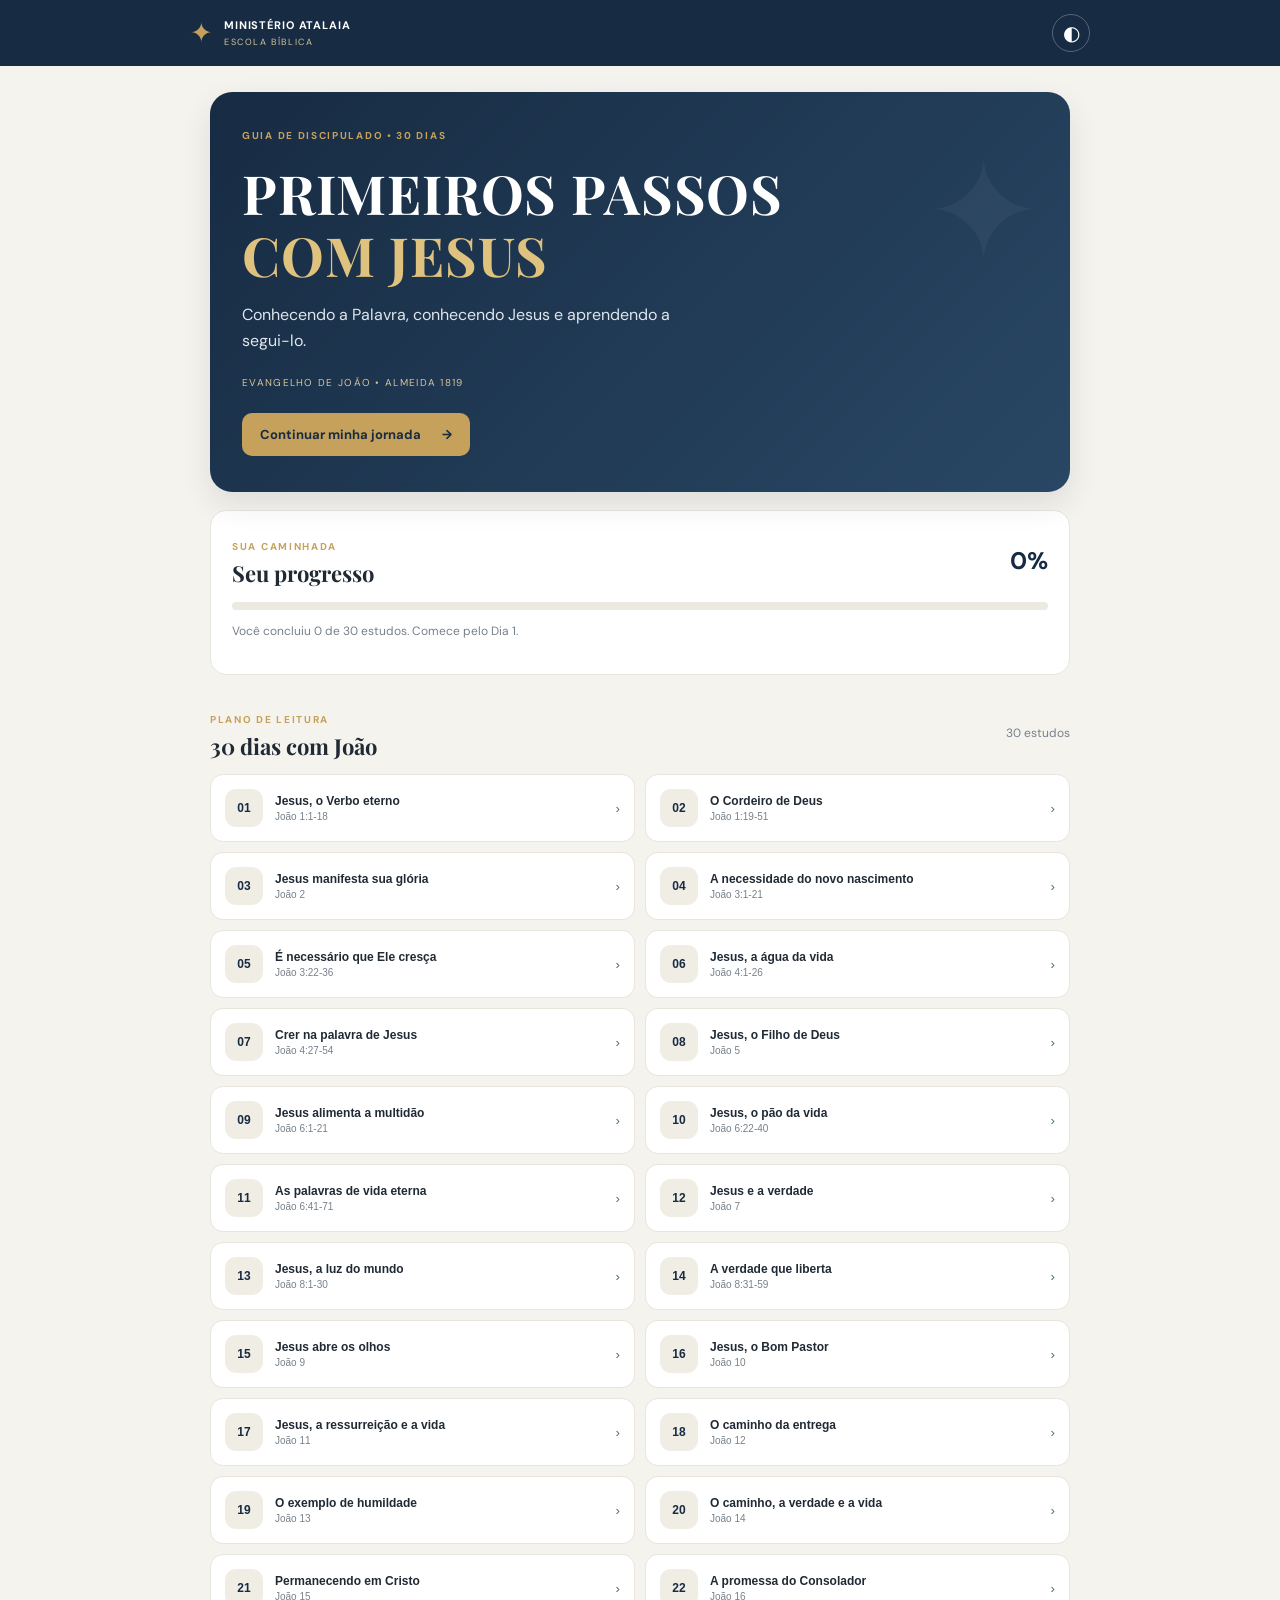
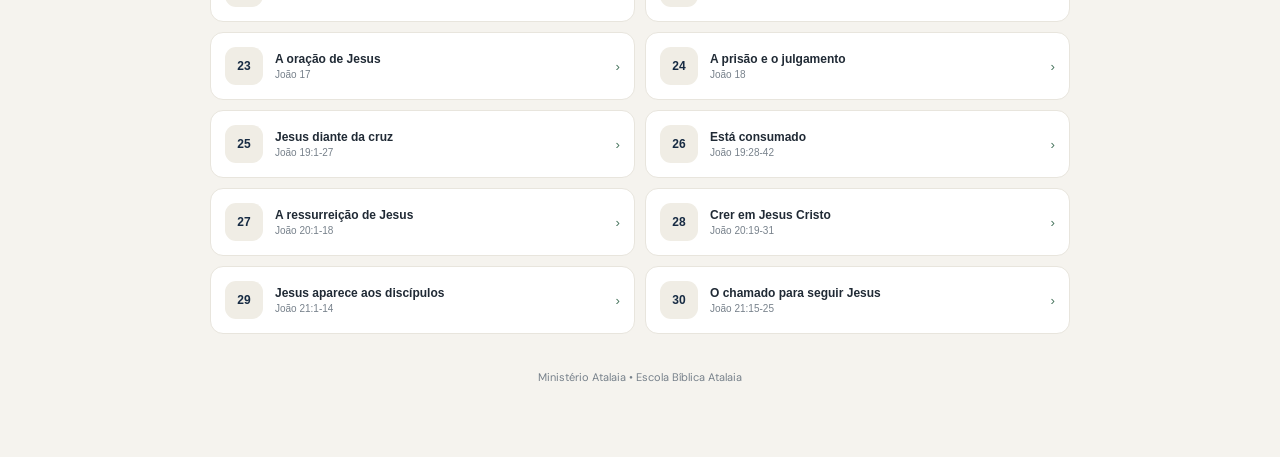
<file: evangelho__joao.html>
<!doctype html>
<html lang="pt-BR">
<head>
  <meta charset="utf-8">
  <meta name="viewport" content="width=device-width, initial-scale=1">
  <meta name="theme-color" content="#172b43">
  <meta name="description" content="Plano de discipulado bíblico de 30 dias no Evangelho de João — Ministério Atalaia.">
  <title>Primeiros Passos com Jesus | Ministério Atalaia</title>
  <style>
@import url('https://fonts.googleapis.com/css2?family=DM+Sans:wght@400;500;600;700&family=Playfair+Display:wght@500;600;700&display=swap');
:root{--navy:#172b43;--navy2:#203b59;--gold:#c6a15b;--paper:#f5f3ee;--card:#fff;--ink:#202a35;--muted:#77818b;--line:#e8e5dd;--soft:#f8f6f1;--green:#47745d}
*{box-sizing:border-box}body{margin:0;background:var(--paper);color:var(--ink);font-family:'DM Sans',sans-serif;line-height:1.6}.topbar{height:66px;background:var(--navy);color:#fff;display:flex;align-items:center;justify-content:space-between;padding:0 max(20px,calc((100% - 900px)/2));position:sticky;top:0;z-index:5}.brand{display:flex;align-items:center;gap:10px;color:#fff;text-decoration:none;letter-spacing:.08em;font-size:11px}.brand small{display:block;color:#d8c49b;font-size:9px;letter-spacing:.18em}.brand-mark{color:var(--gold);font-size:27px}.icon-btn{border:1px solid #53667b;color:white;background:transparent;border-radius:50%;width:38px;height:38px;font-size:20px;cursor:pointer}main{max-width:900px;margin:auto;padding:26px 20px 60px}.view{display:none}.view.active{display:block}.hero{background:linear-gradient(135deg,#172b43,#294764);border-radius:22px;padding:36px 32px;color:#fff;position:relative;overflow:hidden;box-shadow:0 12px 30px #172b431c}.hero:after{content:"✦";position:absolute;right:28px;top:8px;font-size:140px;color:#ffffff0b}.eyebrow,.section-kicker,.card-label{font-size:10px;letter-spacing:.17em;font-weight:700;color:var(--gold)}h1,h2{font-family:'Playfair Display',serif;line-height:1.15}.hero h1{font-size:clamp(34px,7vw,54px);margin:18px 0 12px;letter-spacing:.015em}.hero h1 em{font-style:normal;color:#e0c27f}.hero p{max-width:440px;color:#e0e6eb;margin-bottom:22px}.hero-meta{font-size:10px;letter-spacing:.13em;color:#d8c49b;margin-bottom:22px}.primary-btn,.secondary-btn{border:0;border-radius:10px;padding:13px 18px;font:700 13px 'DM Sans';cursor:pointer}.primary-btn{background:var(--gold);color:#172b43}.primary-btn span{margin-left:18px}.secondary-btn{background:#eae6dc;color:var(--navy)}.progress-card,.content-card{background:var(--card);border:1px solid var(--line);border-radius:16px;padding:21px;margin-top:18px}.progress-heading,.section-heading{display:flex;align-items:center;justify-content:space-between}.progress-heading h2,.section-heading h2{font-size:22px;margin:3px 0}.progress-heading strong{font-size:24px;color:var(--navy)}.progress-track{height:8px;background:#ece9e1;border-radius:10px;overflow:hidden;margin:13px 0 8px}.progress-track span{display:block;height:100%;width:0;background:var(--green);border-radius:10px;transition:width .25s}.progress-card p,.muted{color:var(--muted);font-size:12px}.section-heading{margin:30px 0 12px}.day-list{display:grid;grid-template-columns:repeat(2,minmax(0,1fr));gap:10px}.day-item{background:var(--card);border:1px solid var(--line);border-radius:13px;padding:14px;display:flex;align-items:center;gap:12px;text-align:left;cursor:pointer;color:var(--ink);width:100%}.day-item:hover{border-color:var(--gold)}.day-number{width:38px;height:38px;border-radius:11px;background:#f0ede5;color:var(--navy);display:grid;place-items:center;font-weight:700;font-size:12px;flex-shrink:0}.day-item.done .day-number{background:#e3eee7;color:var(--green)}.day-info strong{display:block;font-size:12px}.day-info small{display:block;color:var(--muted);font-size:10px;margin-top:3px}.day-check{margin-left:auto;color:var(--green)}footer{text-align:center;color:var(--muted);font-size:11px;padding:35px 0 10px}.back-btn{border:0;background:transparent;color:var(--navy);font-weight:700;padding:5px 0 18px;cursor:pointer}.study-topline{display:flex;align-items:center;gap:12px}.pill{background:#e8e1d2;color:#6e5528;border-radius:30px;padding:5px 11px;font-size:10px;font-weight:700;letter-spacing:.1em}.study-title{font-size:clamp(30px,6vw,42px);margin:16px 0 5px;color:var(--navy)}.study-reference{color:var(--muted);margin:0 0 18px}.study-content{max-width:720px}.content-card{padding:22px;margin:13px 0}.content-card h2{font-size:21px;margin:7px 0 10px;color:var(--navy)}.content-card p{font-size:14px;margin:8px 0}.reference-box{padding:12px 14px;background:var(--soft);border-left:3px solid var(--gold);font-weight:700;color:var(--navy);margin:12px 0}.content-card label{display:block;font-size:12px;font-weight:700;margin:16px 0 7px;color:var(--navy)}textarea{width:100%;resize:vertical;border:1px solid var(--line);border-radius:10px;padding:12px;font:13px/1.6 'DM Sans';background:#fff;color:#202a35}textarea:focus{outline:2px solid #c6a15b66;border-color:var(--gold)}.tiny-note{font-size:10px!important;color:var(--muted)}.explain-point{padding:10px 0;border-bottom:1px solid var(--line);font-size:14px}.explain-point:last-child{border:0}.memory-verse{font-family:'Playfair Display',serif;font-size:18px!important;color:var(--navy)}.scripture-text{background:var(--soft);border:1px solid var(--line);border-radius:12px;padding:14px 16px;margin:14px 0}.scripture-verse{display:grid;grid-template-columns:25px 1fr;gap:8px;padding:7px 0;border-bottom:1px solid var(--line);font-size:14px;line-height:1.75}.scripture-verse:last-child{border:0}.scripture-verse sup{color:#9a793d;font-weight:700;font-size:10px;padding-top:3px}.scripture-status{color:var(--muted);font-size:12px}.scripture-error{color:#a33b32;font-size:13px}.dark .scripture-text{background:#26394c}.verse-ref{font-size:11px;color:#8a6b32;font-weight:700}.question{font-size:13px;font-weight:600;margin:13px 0 5px}.prayer-card{background:#f0eee7}.study-actions{display:flex;gap:8px;align-items:center;justify-content:space-between;flex-wrap:wrap;margin-top:18px}.study-actions .primary-btn{flex:1}.dark{--paper:#101b28;--card:#1b2b3b;--ink:#edf0f2;--muted:#aab4bd;--line:#344454;--soft:#243649}.dark .day-item,.dark textarea{background:#1b2b3b;color:#edf0f2}.dark .day-number{background:#2b4054;color:#e4c987}.dark .content-card h2,.dark .study-title,.dark .reference-box{color:#e7d3a5}.dark .reference-box,.dark .prayer-card{background:#26394c}.dark .secondary-btn{background:#34485b;color:#fff}.dark .progress-track{background:#344454}
@media(max-width:560px){main{padding:17px 14px 40px}.hero{padding:28px 22px}.day-list{grid-template-columns:1fr}.progress-card,.content-card{padding:17px}.study-actions{display:grid;grid-template-columns:1fr 1fr}.study-actions .primary-btn{grid-column:1/-1;grid-row:1}.study-actions #prevBtn{grid-column:1}.study-actions #nextBtn{grid-column:2}.hero h1{font-size:37px}}

  </style>
</head>
<body>
  <header class="topbar">
    <a class="brand" href="#" id="homeLink" aria-label="Início">
      <span class="brand-mark">✦</span>
      <span><strong>MINISTÉRIO ATALAIA</strong><small>ESCOLA BÍBLICA</small></span>
    </a>
    <button class="icon-btn" id="themeBtn" aria-label="Alternar tema" title="Alternar tema">◐</button>
  </header>

  <main>
    <section id="homeView" class="view active">
      <section class="hero">
        <div class="eyebrow">GUIA DE DISCIPULADO • 30 DIAS</div>
        <h1>PRIMEIROS PASSOS<br><em>COM JESUS</em></h1>
        <p>Conhecendo a Palavra, conhecendo Jesus e aprendendo a segui-lo.</p>
        <div class="hero-meta">EVANGELHO DE JOÃO • ALMEIDA 1819</div>
        <button class="primary-btn" id="continueBtn">Continuar minha jornada <span>→</span></button>
      </section>

      <section class="progress-card">
        <div class="progress-heading"><div><span class="section-kicker">SUA CAMINHADA</span><h2>Seu progresso</h2></div><strong id="progressPercent">0%</strong></div>
        <div class="progress-track"><span id="progressBar"></span></div>
        <p id="progressText">Você ainda não concluiu nenhuma leitura. Comece pelo Dia 1.</p>
      </section>

      <div class="section-heading"><div><span class="section-kicker">PLANO DE LEITURA</span><h2>30 dias com João</h2></div><span class="muted">30 estudos</span></div>
      <div id="dayList" class="day-list"></div>
      <footer>Ministério Atalaia • Escola Bíblica Atalaia</footer>
    </section>

    <section id="studyView" class="view">
      <button class="back-btn" id="backBtn">← Voltar ao plano</button>
      <div class="study-topline"><span id="studyDayLabel" class="pill">DIA 1</span><span id="studyWeek" class="muted"></span></div>
      <h1 id="studyTitle" class="study-title"></h1>
      <p id="studyReference" class="study-reference"></p>
      <div class="study-content">
        <article class="content-card scripture-card">
          <div class="card-label">01 • LEITURA BÍBLICA</div>
          <h2>Texto bíblico</h2>
          <p id="readingIntro"></p>
          <div class="reference-box" id="readingReference"></div>
          <div id="scriptureText" class="scripture-text" aria-live="polite"><p>O texto bíblico será carregado automaticamente.</p></div>
          <p id="scriptureCopyright" class="tiny-note">Texto bíblico: Bíblia Livre (Almeida 1819), disponibilizada pela API Midvash. Requer conexão com a internet.</p>
        </article>
        <article class="content-card">
          <div class="card-label">02 • CONTEXTO</div><h2>Entendendo o contexto</h2><p id="contextText"></p>
        </article>
        <article class="content-card">
          <div class="card-label">03 • EXPLICAÇÃO BÍBLICA</div><h2>O que o texto ensina?</h2><div id="explanationText"></div>
        </article>
        <article class="content-card">
          <div class="card-label">04 • PARA A VIDA</div><h2>Aplicação prática</h2><p id="applicationText"></p>
        </article>
        <article class="content-card">
          <div class="card-label">05 • MEMORIZAÇÃO</div><h2>Versículo para guardar (ARC)</h2><p id="memoryText" class="memory-verse"></p><span id="memoryReference" class="verse-ref"></span>
        </article>
        <article class="content-card">
          <div class="card-label">06 • REFLEXÃO</div><h2>Pense e responda</h2><div id="questions"></div>
          <label for="notesInput">Minhas anotações</label>
          <textarea id="notesInput" rows="5" placeholder="O que aprendi? O que preciso colocar em prática?"></textarea>
          <button class="secondary-btn" id="saveNotesBtn">Salvar minhas anotações</button>
        </article>
        <article class="content-card prayer-card">
          <div class="card-label">07 • MOMENTO DE ORAÇÃO</div><h2>Ore ao Senhor</h2><p id="prayerText"></p>
        </article>
      </div>
      <div class="study-actions">
        <button class="secondary-btn" id="prevBtn">← Anterior</button>
        <button class="primary-btn" id="completeBtn">Marcar como concluído ✓</button>
        <button class="secondary-btn" id="nextBtn">Próximo →</button>
      </div>
    </section>
  </main>
  <script>
const studies = [
{day:1,title:"Jesus, o Verbo eterno",ref:"João 1:1-18",week:"Semana 1 • Conhecendo Jesus",intro:"Leia João 1:1-18. Observe como João apresenta Jesus antes de narrar os acontecimentos de seu ministério.",context:"O Evangelho de João foi escrito para conduzir seus leitores à fé em Jesus como o Cristo, o Filho de Deus (João 20:30-31). Diferentemente de começar com o nascimento terreno de Jesus, João inicia apresentando sua existência eterna e sua relação com o Pai.",points:["Jesus, chamado de Verbo, já existia no princípio; sua existência não começou em Belém.","O Verbo estava com Deus, indicando distinção relacional, e o Verbo era Deus, afirmando sua natureza divina.","Todas as coisas vieram à existência por meio dele. Jesus não pertence à ordem das coisas criadas.","Em Jesus está a vida, e essa vida é a luz dos homens. A luz revela Deus e vence as trevas.","O Verbo se fez carne (v. 14): o Filho eterno assumiu verdadeira natureza humana e revelou a glória de Deus."],application:"A fé cristã está fundamentada na identidade de Jesus. O novo convertido é chamado a conhecê-lo pelas Escrituras, confiar nele e receber sua luz. Conhecer Jesus não é apenas acumular informações: é responder a ele com fé e obediência.",memory:"No princípio, era o Verbo, e o Verbo estava com Deus, e o Verbo era Deus.",memoryRef:"João 1:1 — confira o texto na ARC.",questions:["O que João afirma sobre a existência do Verbo?","O que João 1:3 ensina sobre a criação?","O que significa dizer que o Verbo se fez carne?"],prayer:"Senhor Deus, ajuda-me a conhecer verdadeiramente Jesus Cristo. Abre meu entendimento para compreender tua Palavra e fortalece minha fé para que eu aprenda a segui-lo. Amém."},
{day:2,title:"O Cordeiro de Deus",ref:"João 1:19-51",week:"Semana 1 • Conhecendo Jesus",intro:"Leia o testemunho de João Batista e os primeiros encontros dos discípulos com Jesus.",context:"João Batista foi enviado para preparar o caminho e apontar para alguém maior do que ele. Quando identifica Jesus, direciona a atenção dos ouvintes para a missão salvadora do Messias.",points:["João Batista não toma para si o lugar de Cristo; ele testemunha a respeito de Jesus.","A expressão Cordeiro de Deus aponta para a missão de Jesus de lidar com o pecado.","Os primeiros discípulos começam a seguir Jesus após ouvirem o testemunho sobre ele.","André compartilha com Simão o que descobriu: encontrou o Messias.","Jesus chama pessoas pelo nome e as convida a conhecê-lo mais profundamente."],application:"Quem conhece Jesus é chamado a testemunhar dele com humildade. O discipulado começa ouvindo a Palavra, aproximando-se de Cristo e convidando outros a conhecê-lo.",memory:"Eis o Cordeiro de Deus, que tira o pecado do mundo.",memoryRef:"João 1:29 — confira o texto na ARC.",questions:["Como João Batista descreve Jesus?","Por que João Batista aponta para Jesus em vez de buscar destaque?","A quem você pode apresentar o Evangelho?"],prayer:"Senhor, que eu reconheça Jesus como meu Salvador e tenha humildade para apontá-lo a outras pessoas. Amém."},
{day:3,title:"Jesus manifesta sua glória",ref:"João 2",week:"Semana 1 • Conhecendo Jesus",intro:"Leia o relato das bodas de Caná e a purificação do templo.",context:"João registra sinais que revelam a identidade e a autoridade de Jesus. O primeiro sinal acontece em uma celebração de casamento; depois, Jesus demonstra zelo pela santidade da casa de seu Pai.",points:["Em Caná, Jesus transforma água em vinho, manifestando sua glória e levando os discípulos a crer nele.","Maria orienta os serventes a fazerem tudo o que Jesus disser; a atenção permanece na palavra de Cristo.","O sinal não é apresentado como espetáculo, mas como revelação da identidade de Jesus.","Ao purificar o templo, Jesus demonstra zelo pela adoração verdadeira e pela casa do Pai.","Jesus fala de sua morte e ressurreição usando a imagem do templo, embora seus ouvintes não compreendam naquele momento."],application:"A fé não deve depender apenas de acontecimentos extraordinários. Os sinais registrados nas Escrituras apontam para Jesus e nos chamam a confiar em sua palavra e honrar a Deus.",memory:"Jesus principiou assim os seus sinais em Caná da Galileia e manifestou a sua glória.",memoryRef:"João 2:11 — confira o texto na ARC.",questions:["Qual foi o primeiro sinal registrado por João?","O que a atitude de Jesus no templo revela?","Os sinais devem apontar para quem?"],prayer:"Jesus, ensina-me a confiar em tua palavra e a honrar a Deus com uma vida de verdadeira adoração. Amém."},
{day:4,title:"A necessidade do novo nascimento",ref:"João 3:1-21",week:"Semana 1 • Conhecendo Jesus",intro:"Leia a conversa de Jesus com Nicodemos, especialmente o ensino sobre nascer de novo.",context:"Nicodemos era um mestre de Israel e procurou Jesus à noite. Apesar de seu conhecimento religioso, precisava compreender que a entrada no Reino de Deus exige uma obra espiritual que não pode ser produzida apenas pelo esforço humano.",points:["Jesus ensina que é necessário nascer de novo para ver o Reino de Deus.","O novo nascimento não é um segundo nascimento físico, mas uma obra do Espírito de Deus.","A salvação não é conquistada por posição religiosa, conhecimento ou mérito humano.","João 3:16 apresenta o amor de Deus, a entrega do Filho e a promessa de vida eterna ao que crê.","A luz veio ao mundo; a resposta humana revela se a pessoa deseja aproximar-se de Deus ou permanecer nas trevas."],application:"O novo convertido deve compreender que seguir Jesus envolve uma nova vida. Não basta reformar hábitos externamente; é necessário voltar-se para Deus, crer no Filho e depender da ação do Espírito Santo.",memory:"Porque Deus amou o mundo de tal maneira que deu o seu Filho unigênito...",memoryRef:"João 3:16 — leia o versículo completo na ARC.",questions:["O que Jesus quis dizer com nascer de novo?","O novo nascimento pode ser produzido por esforço humano?","O que João 3:16 ensina sobre o amor de Deus?"],prayer:"Pai, obrigado por teu amor. Conduze-me a uma vida nova em Cristo e ensina-me a andar na luz. Amém."},
{day:5,title:"É necessário que Ele cresça",ref:"João 3:22-36",week:"Semana 1 • Conhecendo Jesus",intro:"Leia o testemunho final de João Batista a respeito da superioridade de Jesus.",context:"Alguns discípulos de João Batista demonstram preocupação porque mais pessoas estão indo até Jesus. João responde com alegria: sua missão é apontar para o Cristo, não competir com ele.",points:["João reconhece que sua missão e seus dons vêm do céu.","Ele se apresenta como amigo do noivo, cuja alegria está em ouvir a voz do noivo.","A grandeza de Jesus não diminui João; confirma o propósito de seu ministério.","O Filho veio do alto e fala com autoridade singular.","A vida eterna está ligada à resposta de fé e obediência ao Filho."],application:"O discípulo de Jesus não vive para construir sua própria fama. Seu desejo deve ser que Cristo seja conhecido, obedecido e glorificado.",memory:"É necessário que ele cresça e que eu diminua.",memoryRef:"João 3:30 — confira o texto na ARC.",questions:["Como João reage ao crescimento do ministério de Jesus?","O que significa diminuir para que Cristo cresça?","Como evitar transformar o serviço cristão em busca de reconhecimento?"],prayer:"Senhor, livra-me do orgulho. Que minhas palavras e atitudes apontem para Jesus e não para mim. Amém."},
{day:6,title:"Jesus, a água da vida",ref:"João 4:1-26",week:"Semana 1 • Conhecendo Jesus",intro:"Leia o encontro de Jesus com a mulher samaritana junto ao poço.",context:"Judeus e samaritanos mantinham antigas tensões religiosas e sociais. Jesus atravessa essas barreiras e conversa com uma mulher samaritana, revelando tanto sua necessidade espiritual quanto sua própria identidade.",points:["Jesus toma a iniciativa de conversar e oferece água viva.","A água do poço sacia temporariamente; a vida que Jesus oferece alcança a necessidade espiritual humana.","Jesus trata a verdade sobre a vida da mulher sem humilhá-la ou esconder sua necessidade.","A adoração que agrada a Deus não fica presa a um local específico: deve ser em espírito e em verdade.","Jesus se revela como o Messias esperado."],application:"Cristo conhece nossa história e nossa sede interior. Podemos nos aproximar dele com sinceridade, abandonar o pecado e aprender a adorar a Deus conforme a verdade revelada.",memory:"Deus é Espírito, e importa que os que o adoram o adorem em espírito e em verdade.",memoryRef:"João 4:24 — confira o texto na ARC.",questions:["O que Jesus oferece à mulher samaritana?","O que significa adorar em espírito e em verdade?","Por que podemos nos aproximar de Jesus com sinceridade?"],prayer:"Senhor Jesus, sacia minha sede espiritual. Ensina-me a adorar o Pai em espírito e em verdade. Amém."},
{day:7,title:"Crer na palavra de Jesus",ref:"João 4:27-54",week:"Semana 1 • Conhecendo Jesus",intro:"Leia o testemunho da mulher samaritana e a cura do filho de um oficial.",context:"O encontro com Jesus transforma a mulher em testemunha entre os seus. Na sequência, um oficial procura Jesus por causa do filho enfermo e aprende a confiar em sua palavra.",points:["A mulher compartilha sua experiência e convida outros a conhecer Jesus.","Os samaritanos passam a crer não apenas pelo relato dela, mas por ouvirem o próprio Jesus.","A fé amadurece quando a pessoa conhece a Palavra e reconhece quem Cristo é.","O oficial crê na palavra de Jesus e segue seu caminho antes de ver o resultado.","O sinal confirma a autoridade de Cristo e conduz a família à fé."],application:"Compartilhe o que você tem aprendido, mas incentive as pessoas a examinarem as Escrituras e conhecerem Jesus pessoalmente. Aprenda a confiar na palavra de Cristo mesmo antes de ver a resposta.",memory:"Vai, o teu filho vive.",memoryRef:"João 4:50 — confira o texto na ARC.",questions:["Como a mulher samaritana testemunhou?","O que o oficial fez antes de saber o resultado?","Como podemos crescer na confiança na Palavra?"],prayer:"Senhor, aumenta minha confiança em tua palavra e ajuda-me a testemunhar com simplicidade sobre o que tenho aprendido. Amém."},
{day:8,title:"Jesus, o Filho de Deus",ref:"João 5",week:"Semana 2 • Aprendendo a crer",intro:"Leia o sinal realizado junto ao tanque de Betesda e o ensino de Jesus sobre sua relação com o Pai.",context:"A cura de um homem enfermo por muitos anos acontece em um sábado e provoca oposição. Jesus explica que sua obra está ligada à obra do Pai e apresenta testemunhos que confirmam sua identidade.",points:["Jesus vê o homem enfermo e toma a iniciativa de perguntar se deseja ser curado.","A cura demonstra a autoridade de Cristo sobre a enfermidade.","A controvérsia do sábado revela a oposição de líderes que não reconhecem a autoridade de Jesus.","Jesus fala de sua relação singular com o Pai e da autoridade que recebeu.","As Escrituras, as obras de Jesus e o testemunho do Pai apontam para sua identidade."],application:"Não leia a Bíblia procurando apenas argumentos para vencer discussões. Examine as Escrituras para conhecer o Filho, crer nele e receber a vida que Deus oferece.",memory:"Examinais as Escrituras, porque vós cuidais ter nelas a vida eterna...",memoryRef:"João 5:39 — confira o texto na ARC.",questions:["O que a cura em Betesda revela sobre Jesus?","Por que os líderes se opuseram a Jesus?","Qual deve ser o propósito de examinar as Escrituras?"],prayer:"Pai, dá-me entendimento para examinar tua Palavra e reconhecer nela o testemunho a respeito de Jesus. Amém."},
{day:9,title:"Jesus alimenta a multidão",ref:"João 6:1-21",week:"Semana 2 • Aprendendo a crer",intro:"Leia a multiplicação dos pães e peixes e Jesus andando sobre o mar.",context:"Uma grande multidão acompanha Jesus. Diante da necessidade de alimento, os discípulos percebem a insuficiência dos recursos disponíveis, mas Jesus demonstra sua autoridade e cuidado.",points:["Jesus conhece a necessidade da multidão e conduz os discípulos a refletir sobre ela.","O pouco que está disponível é colocado nas mãos de Jesus.","A multidão recebe alimento e ainda sobram porções recolhidas pelos discípulos.","O sinal revela a autoridade de Jesus e não deve ser reduzido a uma promessa de prosperidade material.","Ao andar sobre o mar, Jesus manifesta novamente sua autoridade e tranquiliza os discípulos."],application:"Apresente suas necessidades a Deus e aprenda a depender de Cristo. A provisão divina não deve ser confundida com a ideia de que a vida cristã estará livre de dificuldades.",memory:"Eu sou; não tenhais medo.",memoryRef:"João 6:20 — confira o texto na ARC.",questions:["O que Jesus fez diante da necessidade da multidão?","O que os discípulos aprenderam com o sinal?","Como reagir quando nossos recursos parecem insuficientes?"],prayer:"Senhor, ensina-me a depender de ti e a confiar em tua presença também nos momentos difíceis. Amém."},
{day:10,title:"Jesus, o pão da vida",ref:"João 6:22-40",week:"Semana 2 • Aprendendo a crer",intro:"Leia o ensino de Jesus sobre o alimento que permanece para a vida eterna.",context:"Depois da multiplicação dos pães, a multidão procura Jesus. Ele mostra que as pessoas não devem buscá-lo apenas pelo alimento material, mas pelo que permanece para a vida eterna.",points:["Jesus corrige a motivação daqueles que o procuram somente pelo pão material.","O Filho oferece o alimento que permanece para a vida eterna.","A obra requerida por Deus é crer naquele que ele enviou.","Jesus se apresenta como o pão da vida: nele há satisfação espiritual verdadeira.","O Filho acolhe aquele que vem a ele e promete ressuscitá-lo no último dia."],application:"Busque Jesus pelo que ele é, não apenas pelo que você espera receber. A fé salvadora descansa na pessoa e na obra do Filho de Deus.",memory:"Eu sou o pão da vida; aquele que vem a mim não terá fome...",memoryRef:"João 6:35 — confira o texto completo na ARC.",questions:["Por que Jesus corrigiu a motivação da multidão?","O que significa Jesus ser o pão da vida?","Em quem devemos colocar nossa fé?"],prayer:"Jesus, que eu te busque acima de todas as coisas e encontre em ti a vida que permanece para sempre. Amém."},
{day:11,title:"As palavras de vida eterna",ref:"João 6:41-71",week:"Semana 2 • Aprendendo a crer",intro:"Leia a continuação do discurso do pão da vida e a reação dos discípulos.",context:"O ensino de Jesus provoca murmuração e escândalo entre muitos ouvintes. Alguns deixam de segui-lo. Jesus pergunta aos Doze se também desejam ir embora, e Pedro responde com uma declaração de confiança.",points:["Jesus afirma que ninguém pode vir a ele se o Pai não o trouxer.","A vida eterna está relacionada à fé no Filho e à participação na vida que ele concede.","O ensino de Jesus exige compreensão espiritual e confiança, não uma adesão superficial.","Muitos discípulos recuam diante de palavras difíceis.","Pedro reconhece que Jesus tem as palavras de vida eterna e que é o Santo de Deus."],application:"Nem todo ensino bíblico será fácil de compreender. O discípulo deve permanecer junto de Cristo, estudar sua Palavra e buscar entendimento sem abandonar a fé quando surgirem questionamentos.",memory:"Senhor, para quem iremos nós? Tu tens as palavras da vida eterna.",memoryRef:"João 6:68 — confira o texto na ARC.",questions:["Por que alguns discípulos deixaram de seguir Jesus?","O que Pedro reconheceu em Jesus?","O que fazer quando um ensino bíblico parece difícil?"],prayer:"Senhor Jesus, firma meu coração em tua Palavra. Quando eu tiver dúvidas, ajuda-me a buscar entendimento e permanecer contigo. Amém."},
{day:12,title:"Jesus e a verdade",ref:"João 7",week:"Semana 2 • Aprendendo a crer",intro:"Leia o capítulo observando as diferentes opiniões sobre Jesus e seu ensino durante a Festa dos Tabernáculos.",context:"Durante uma festa em Jerusalém, Jesus ensina publicamente. As pessoas discutem sua origem e autoridade. O capítulo mostra que opiniões humanas divergem, mas a verdade sobre Jesus deve ser examinada diante da vontade de Deus.",points:["Jesus não organiza sua missão segundo a pressão de seus familiares ou da multidão.","Ele ensina que a pessoa disposta a fazer a vontade de Deus pode discernir a origem de seu ensino.","Jesus denuncia julgamentos superficiais e chama à justiça.","As reações a Jesus são divididas, revelando a necessidade de examinar sua identidade pelas Escrituras.","Jesus convida os sedentos a virem a ele, apontando para a ação do Espírito."],application:"Não forme sua opinião sobre Jesus apenas pelo que outras pessoas dizem. Leia as Escrituras, examine o ensino de Cristo e peça a Deus discernimento para obedecer à verdade.",memory:"Se alguém tem sede, que venha a mim e beba.",memoryRef:"João 7:37 — confira o texto na ARC.",questions:["O que Jesus ensina sobre discernir a verdade?","Por que não devemos julgar superficialmente?","A quem Jesus convida os sedentos?"],prayer:"Deus, dá-me discernimento para reconhecer tua verdade e disposição para obedecer à tua Palavra. Amém."},
{day:13,title:"Jesus, a luz do mundo",ref:"João 8:1-30",week:"Semana 2 • Aprendendo a crer",intro:"Leia o episódio da mulher acusada e o ensino de Jesus como luz do mundo.",context:"O capítulo apresenta Jesus confrontando a hipocrisia e revelando sua autoridade. O episódio da mulher acusada possui uma conhecida questão textual em diferentes manuscritos antigos; leia-o com atenção às notas da edição bíblica utilizada.",points:["Jesus não aprova o pecado, mas também expõe a hipocrisia dos acusadores.","A resposta de Jesus chama cada pessoa a reconhecer sua própria responsabilidade diante de Deus.","Jesus se apresenta como a luz do mundo, aquele que conduz para fora das trevas.","Seguir Jesus envolve deixar de andar na escuridão e receber sua direção.","A identidade de Jesus está ligada à sua origem e missão vindas do Pai."],application:"A graça de Cristo não é autorização para continuar no pecado. Ela nos chama ao arrependimento, à verdade e a uma vida transformada pela luz de Jesus.",memory:"Eu sou a luz do mundo; quem me segue não andará em trevas...",memoryRef:"João 8:12 — confira o texto completo na ARC.",questions:["O que Jesus expõe na atitude dos acusadores?","O que significa seguir a luz do mundo?","Como graça e arrependimento se relacionam?"],prayer:"Jesus, ilumina meu caminho, revela o que precisa ser transformado em mim e guia-me em tua verdade. Amém."},
{day:14,title:"A verdade que liberta",ref:"João 8:31-59",week:"Semana 2 • Aprendendo a crer",intro:"Leia o diálogo de Jesus sobre permanecer em sua palavra, a escravidão do pecado e sua identidade.",context:"Jesus fala a pessoas que haviam crido nele e mostra que o discipulado verdadeiro não é apenas uma reação inicial: envolve permanecer em sua palavra. O diálogo aprofunda a diferença entre liberdade espiritual e escravidão ao pecado.",points:["O verdadeiro discípulo permanece na palavra de Jesus.","Conhecer a verdade está ligado a uma relação real com o ensino de Cristo.","O pecado escraviza; a liberdade que Jesus oferece não é independência moral, mas libertação para pertencer a Deus.","A filiação espiritual é demonstrada por atitudes e respostas à verdade, não apenas por alegações religiosas.","Jesus afirma sua preexistência e sua identidade singular diante de seus ouvintes."],application:"Não abandone a Palavra depois dos primeiros dias de fé. Leia, aprenda e pratique o ensino de Jesus. A liberdade cristã conduz à obediência a Deus.",memory:"E conhecereis a verdade, e a verdade vos libertará.",memoryRef:"João 8:32 — confira o texto na ARC.",questions:["O que caracteriza o verdadeiro discípulo?","Como o pecado escraviza?","Que relação existe entre verdade e liberdade?"],prayer:"Senhor, ajuda-me a permanecer em tua Palavra e a viver na liberdade que vem de ti. Amém."},
{day:15,title:"Jesus abre os olhos",ref:"João 9",week:"Semana 3 • Vida com Cristo",intro:"Leia a cura do homem cego de nascença e o testemunho que ele dá diante dos líderes.",context:"Jesus cura um homem cego de nascença. O sinal provoca investigação e oposição. Enquanto o homem passa a reconhecer mais claramente quem Jesus é, alguns líderes demonstram cegueira espiritual por se recusarem a aceitar o que aconteceu.",points:["Jesus rejeita a conclusão simplista de que toda enfermidade é resultado de um pecado pessoal específico.","A obra de Deus se manifesta na cura realizada por Jesus.","O homem curado testemunha com base no que experimentou, sem fingir saber tudo.","A oposição cresce porque alguns se recusam a reconhecer a evidência do sinal.","Jesus revela que a verdadeira visão envolve reconhecer quem ele é."],application:"O cristão pode testemunhar com honestidade sobre o que aprendeu de Cristo. Crescer na fé inclui reconhecer nossas limitações e permanecer aberto à verdade das Escrituras.",memory:"Uma coisa sei, e é que, havendo eu sido cego, agora vejo.",memoryRef:"João 9:25 — confira o texto na ARC.",questions:["O que Jesus ensina sobre a relação entre sofrimento e pecado?","Como o homem curado testemunhou?","O que é cegueira espiritual neste capítulo?"],prayer:"Senhor Jesus, abre meu entendimento para reconhecer tua verdade e dá-me coragem para testemunhar com fidelidade. Amém."},
{day:16,title:"Jesus, o Bom Pastor",ref:"João 10",week:"Semana 3 • Vida com Cristo",intro:"Leia o ensino sobre a porta das ovelhas, o Bom Pastor e a segurança daqueles que pertencem a Cristo.",context:"Jesus usa imagens conhecidas da vida pastoril para contrastar seu cuidado com a atitude dos falsos pastores. Ele conhece suas ovelhas, dá a vida por elas e as conduz.",points:["Jesus é a porta: por meio dele se encontra acesso à salvação.","O Bom Pastor conhece suas ovelhas e elas reconhecem sua voz.","Jesus contrasta seu cuidado com os interesses egoístas de quem explora o rebanho.","O Pastor dá a vida pelas ovelhas, apontando para sua entrega voluntária.","Jesus afirma sua unidade com o Pai, provocando uma reação intensa entre seus ouvintes."],application:"Aprenda a reconhecer a voz de Cristo por meio das Escrituras. Não entregue sua consciência a qualquer ensinamento: compare tudo com a Palavra e permaneça sob o cuidado do Bom Pastor.",memory:"Eu sou o bom Pastor; o bom Pastor dá a sua vida pelas ovelhas.",memoryRef:"João 10:11 — confira o texto na ARC.",questions:["Como Jesus descreve o Bom Pastor?","Como as ovelhas reconhecem o pastor?","Por que é importante avaliar ensinamentos pela Bíblia?"],prayer:"Senhor Jesus, guia-me em tua Palavra e guarda-me de caminhos que me afastem de ti. Amém."},
{day:17,title:"Jesus, a ressurreição e a vida",ref:"João 11",week:"Semana 3 • Vida com Cristo",intro:"Leia a morte de Lázaro, a conversa de Jesus com Marta e o sinal da ressurreição.",context:"A doença e a morte de Lázaro criam um cenário de dor e questionamentos. Jesus chega depois de sua morte e revela a Marta que ele próprio é a ressurreição e a vida.",points:["Jesus ama Marta, Maria e Lázaro; seu atraso aparente não significa indiferença.","Jesus chora diante da morte, mostrando compaixão verdadeira.","Marta expressa fé, ainda que precise compreender mais profundamente a identidade de Jesus.","Jesus declara ser a ressurreição e a vida, apontando para sua autoridade sobre a morte.","A ressurreição de Lázaro é um sinal que conduz alguns à fé e intensifica a oposição de outros."],application:"A fé não exige fingir que a dor não existe. Podemos chorar, apresentar nossas perguntas a Deus e confiar que Jesus tem autoridade sobre a morte e oferece vida eterna.",memory:"Eu sou a ressurreição e a vida; quem crê em mim, ainda que esteja morto, viverá.",memoryRef:"João 11:25 — confira o texto na ARC.",questions:["Como Jesus demonstra compaixão diante da morte?","O que Jesus declara a Marta?","Como a esperança da ressurreição consola o cristão?"],prayer:"Senhor Jesus, sustenta-me nos momentos de dor e firma minha esperança em ti, que és a ressurreição e a vida. Amém."},
{day:18,title:"O caminho da entrega",ref:"João 12",week:"Semana 3 • Vida com Cristo",intro:"Leia a unção em Betânia, a entrada de Jesus em Jerusalém e seu ensino sobre a hora de sua glorificação.",context:"A proximidade da morte de Jesus fica cada vez mais evidente. Atitudes de devoção, entusiasmo popular, incredulidade e oposição aparecem lado a lado.",points:["Maria demonstra devoção ao ungir os pés de Jesus; sua atitude reconhece o valor de Cristo.","A entrada em Jerusalém cumpre a imagem do Rei humilde anunciada nas Escrituras.","Jesus compara sua morte ao grão de trigo que cai na terra e produz muito fruto.","Seguir Jesus envolve servi-lo e não amar a própria vida acima da fidelidade a Deus.","Jesus veio como luz para que as pessoas não permaneçam nas trevas."],application:"A entrega a Cristo deve ser mais profunda que entusiasmo momentâneo. Seguir Jesus envolve serviço, fidelidade e disposição para colocar a vontade de Deus acima do egoísmo.",memory:"Se alguém me serve, siga-me.",memoryRef:"João 12:26 — confira o texto na ARC.",questions:["O que a atitude de Maria demonstra?","O que a imagem do grão de trigo ensina?","Como servir a Jesus no cotidiano?"],prayer:"Senhor, recebe minha vida e ensina-me a servir-te com amor, humildade e fidelidade. Amém."},
{day:19,title:"O exemplo de humildade",ref:"João 13",week:"Semana 3 • Vida com Cristo",intro:"Leia o lava-pés, o anúncio da traição e o novo mandamento dado por Jesus.",context:"Na última noite antes da crucificação, Jesus ensina seus discípulos por meio de uma ação concreta. O Mestre assume a tarefa de um servo e mostra que a grandeza no Reino está ligada ao amor humilde.",points:["Jesus conhece sua origem e seu destino, mas escolhe servir os discípulos.","O lava-pés aponta para a necessidade de receber a purificação que Cristo oferece e seguir seu exemplo de serviço.","Jesus anuncia a traição sem perder o controle de sua missão.","O novo mandamento chama os discípulos a amarem uns aos outros como Jesus os amou.","O amor entre os discípulos deve tornar visível que pertencem a Cristo."],application:"A vida cristã não combina com orgulho e busca de superioridade. Sirva as pessoas com humildade e pratique um amor que se expressa em atitudes concretas.",memory:"Nisto todos conhecerão que sois meus discípulos, se vos amardes uns aos outros.",memoryRef:"João 13:35 — confira o texto na ARC.",questions:["O que Jesus ensina ao lavar os pés dos discípulos?","Como o amor identifica os discípulos de Cristo?","Que atitude prática de serviço você pode realizar?"],prayer:"Jesus, forma em mim um coração humilde. Ensina-me a amar e servir como tu nos ensinaste. Amém."},
{day:20,title:"O caminho, a verdade e a vida",ref:"João 14",week:"Semana 3 • Vida com Cristo",intro:"Leia as palavras de consolo de Jesus aos discípulos e suas promessas sobre o Consolador.",context:"Os discípulos estão perturbados diante da notícia da partida de Jesus. Ele os consola, revela sua relação com o Pai e promete a presença do Espírito Santo.",points:["Jesus chama os discípulos a confiar em Deus e nele.","A esperança cristã está ligada à promessa de estar com Cristo.","Jesus se apresenta como o caminho, a verdade e a vida; o acesso ao Pai é por meio dele.","Conhecer Jesus é conhecer a revelação do Pai que ele veio trazer.","O Espírito Santo, o Consolador, ensinaria e faria os discípulos lembrarem do ensino de Jesus."],application:"Quando surgirem medo e incerteza, volte às promessas de Cristo. A confiança cristã não depende de controlar o futuro, mas de conhecer aquele que é o caminho e permanece fiel.",memory:"Eu sou o caminho, e a verdade, e a vida. Ninguém vem ao Pai senão por mim.",memoryRef:"João 14:6 — confira o texto na ARC.",questions:["Por que Jesus consola os discípulos?","O que Jesus afirma em João 14:6?","Qual é a obra do Consolador apresentada no capítulo?"],prayer:"Pai, firma meu coração nas palavras de Jesus. Ajuda-me a confiar em Cristo e a depender da direção do Espírito Santo. Amém."},
{day:21,title:"Permanecendo em Cristo",ref:"João 15",week:"Semana 3 • Vida com Cristo",intro:"Leia a figura da videira e dos ramos, o mandamento do amor e o aviso sobre a oposição do mundo.",context:"Jesus usa a imagem da videira para ensinar que a vida e o fruto dos discípulos dependem de sua união com ele. O capítulo também prepara os seguidores para a oposição que enfrentarão.",points:["Jesus é a videira verdadeira e o Pai é apresentado como o lavrador.","Os ramos só produzem fruto quando permanecem ligados à videira.","Permanecer em Cristo envolve permanecer em sua palavra e viver em obediência.","O amor mútuo deve seguir o padrão do amor de Jesus.","O mundo pode rejeitar os discípulos porque primeiro rejeitou a Cristo; o testemunho, porém, continua com a ação do Espírito."],application:"Não tente produzir uma vida cristã apenas pela força de vontade. Cultive comunhão com Cristo por meio da Palavra, oração e obediência. O fruto nasce de uma vida ligada a ele.",memory:"Sem mim nada podereis fazer.",memoryRef:"João 15:5 — confira o contexto na ARC.",questions:["O que representa a videira?","Como o discípulo permanece em Cristo?","Que fruto deve aparecer na vida de quem segue Jesus?"],prayer:"Senhor Jesus, conserva-me unido a ti. Que tua Palavra permaneça em mim e produza fruto que glorifique o Pai. Amém."},
{day:22,title:"A promessa do Consolador",ref:"João 16",week:"Semana 4 • A obra de Cristo",intro:"Leia o ensino de Jesus sobre a tristeza dos discípulos, a obra do Espírito e a vitória de Cristo.",context:"Jesus prepara os discípulos para sua partida e para a oposição que enfrentariam. Ele promete o Consolador e explica que a tristeza deles seria transformada em alegria.",points:["Jesus não esconde que seus discípulos enfrentarão oposição por causa de seu nome.","A partida de Jesus está ligada à vinda do Consolador.","O Espírito Santo convence o mundo do pecado, da justiça e do juízo.","O Espírito guia os discípulos na verdade e glorifica a Cristo.","Jesus promete paz nele, mesmo em meio às aflições do mundo."],application:"A presença do Espírito Santo não significa ausência de dificuldades. O cristão pode enfrentar aflições com esperança, lembrando que Cristo venceu o mundo.",memory:"No mundo tereis aflições, mas tende bom ânimo; eu venci o mundo.",memoryRef:"João 16:33 — confira o texto na ARC.",questions:["Por que Jesus fala sobre a vinda do Consolador?","Que obra o Espírito realiza?","Como o discípulo pode ter paz em meio às aflições?"],prayer:"Espírito Santo, conduz-me na verdade e ajuda-me a glorificar Jesus. Senhor, fortalece minha fé diante das aflições. Amém."},
{day:23,title:"A oração de Jesus",ref:"João 17",week:"Semana 4 • A obra de Cristo",intro:"Leia a oração de Jesus ao Pai, observando sua missão, seus discípulos e aqueles que creriam por meio da palavra deles.",context:"Conhecida como oração sacerdotal de Jesus, esta passagem apresenta sua comunhão com o Pai e sua intercessão pelos discípulos. Jesus também ora pelos futuros crentes que receberiam a mensagem apostólica.",points:["Jesus apresenta sua missão como a obra que recebeu do Pai.","A vida eterna é definida em relação ao conhecimento do único Deus verdadeiro e de Jesus Cristo enviado por ele.","Jesus ora pela preservação dos discípulos no nome do Pai.","A santificação dos discípulos está relacionada à verdade da Palavra de Deus.","Jesus ora pela unidade dos que creriam, para que o testemunho deles apontasse ao mundo para o amor de Deus."],application:"A oração de Jesus nos ensina a valorizar a Palavra, a santidade e a unidade verdadeira. Busque comunhão com Deus e relacionamentos cristãos marcados pela verdade e pelo amor.",memory:"Santifica-os na verdade; a tua palavra é a verdade.",memoryRef:"João 17:17 — confira o texto na ARC.",questions:["Como Jesus define a vida eterna?","Por que os discípulos precisam ser santificados na verdade?","Por quem Jesus também ora neste capítulo?"],prayer:"Pai, santifica-me por tua verdade. Guarda-me em Cristo e ajuda-me a viver em amor e unidade com os irmãos. Amém."},
{day:24,title:"A prisão e o julgamento",ref:"João 18",week:"Semana 4 • A obra de Cristo",intro:"Leia a prisão de Jesus, seu interrogatório e o julgamento diante de Pilatos.",context:"Jesus é preso e conduzido diante de autoridades religiosas e políticas. Enquanto Pedro o nega, Jesus permanece firme e deixa claro que seu Reino não tem origem nos sistemas deste mundo.",points:["Jesus não é surpreendido pelos acontecimentos; ele se entrega voluntariamente.","Pedro, apesar de sua confiança anterior, nega conhecer Jesus, mostrando a fragilidade humana.","Jesus responde com transparência sobre seu ensino público.","Diante de Pilatos, Jesus afirma a natureza de seu Reino e sua relação com a verdade.","A multidão escolhe Barrabás, revelando a injustiça do julgamento."],application:"Não confie apenas em promessas feitas no entusiasmo. Peça a Deus coragem e fidelidade para testemunhar de Cristo, inclusive quando houver pressão ou medo.",memory:"Eu para isso nasci e para isso vim ao mundo, a fim de dar testemunho da verdade.",memoryRef:"João 18:37 — confira o texto na ARC.",questions:["Como Jesus reage à prisão?","O que a negação de Pedro ensina sobre a fragilidade humana?","O que Jesus declara sobre seu Reino?"],prayer:"Senhor, perdoa minhas falhas e fortalece-me para permanecer fiel a Jesus quando enfrentar pressão ou medo. Amém."},
{day:25,title:"Jesus diante da cruz",ref:"João 19:1-27",week:"Semana 4 • A obra de Cristo",intro:"Leia a condenação de Jesus, a crucificação e as palavras dirigidas à sua mãe e ao discípulo amado.",context:"Pilatos reconhece a pressão política e entrega Jesus para ser crucificado. O relato destaca a injustiça sofrida por Cristo e o cumprimento das Escrituras em sua morte.",points:["Jesus é humilhado e açoitado, embora Pilatos não encontre nele culpa que justifique a condenação.","A multidão exige a crucificação e Pilatos cede à pressão.","Jesus é apresentado como Rei, mesmo sendo rejeitado e coroado de espinhos.","A crucificação cumpre aspectos das Escrituras mencionados pelo evangelista.","Mesmo na cruz, Jesus demonstra cuidado ao confiar sua mãe ao discípulo amado."],application:"Contemple a seriedade do pecado e o custo da obra de Cristo. A cruz não deve ser tratada como mero símbolo: ela está no centro da mensagem do Evangelho.",memory:"E, levando ele às costas a sua cruz, saiu para o lugar chamado Caveira...",memoryRef:"João 19:17 — leia a passagem na ARC.",questions:["Como Pilatos reage à pressão da multidão?","O que a crucificação revela sobre a missão de Jesus?","Por que a cruz é central para a fé cristã?"],prayer:"Senhor Jesus, ajuda-me a compreender a grandeza de teu sacrifício e a viver em gratidão e fidelidade a ti. Amém."},
{day:26,title:"Está consumado",ref:"João 19:28-42",week:"Semana 4 • A obra de Cristo",intro:"Leia as últimas palavras de Jesus, sua morte e seu sepultamento.",context:"João apresenta a morte real de Jesus e destaca o cumprimento das Escrituras. José de Arimateia e Nicodemos cuidam do sepultamento, preparando o cenário para o relato da ressurreição.",points:["Jesus manifesta sua humanidade ao expressar sede.","A declaração de que tudo está consumado aponta para a conclusão da obra que o Pai lhe confiou.","Jesus entrega seu espírito; sua morte não é aparente, mas real.","O lado de Jesus é traspassado, e João registra o testemunho do que viu.","José de Arimateia e Nicodemos participam do sepultamento, colocando o corpo em um túmulo novo."],application:"A salvação não é uma obra que o ser humano completa por mérito próprio. A morte de Cristo ocupa lugar central no plano de Deus. Responda a essa graça com fé, gratidão e obediência.",memory:"Está consumado.",memoryRef:"João 19:30 — confira o texto na ARC.",questions:["O que significa a declaração de Jesus na cruz?","Como João confirma a realidade da morte de Jesus?","Que resposta a obra de Cristo deve produzir em nós?"],prayer:"Pai, obrigado pela obra realizada por Jesus. Ensina-me a viver pela fé, em gratidão e obediência ao teu Filho. Amém."},
{day:27,title:"A ressurreição de Jesus",ref:"João 20:1-18",week:"Semana 4 • A obra de Cristo",intro:"Leia a descoberta do túmulo vazio e as aparições de Jesus a Maria Madalena.",context:"No primeiro dia da semana, Maria encontra o túmulo aberto. Pedro e o outro discípulo examinam o local. Mais tarde, Jesus aparece a Maria, que o reconhece quando ele a chama pelo nome.",points:["O túmulo vazio é o ponto de partida do testemunho da ressurreição.","Os discípulos observam os sinais deixados no sepulcro e começam a compreender o que aconteceu.","Maria Madalena chora, mas sua tristeza é transformada quando encontra o Senhor ressuscitado.","Jesus chama Maria pelo nome, e ela reconhece sua voz.","A ressurreição confirma a vitória de Cristo e fundamenta a esperança cristã."],application:"A fé cristã está firmada no Cristo crucificado e ressuscitado. A ressurreição muda a maneira como enfrentamos a culpa, o sofrimento e a morte.",memory:"Vi o Senhor!",memoryRef:"João 20:18 — confira o texto na ARC.",questions:["O que os discípulos encontram no túmulo?","Como Maria reconhece Jesus?","Por que a ressurreição é essencial para a fé cristã?"],prayer:"Senhor Jesus, obrigado porque estás vivo. Renova minha esperança e ajuda-me a anunciar com fidelidade tua ressurreição. Amém."},
{day:28,title:"Crer em Jesus Cristo",ref:"João 20:19-31",week:"Semana 4 • A obra de Cristo",intro:"Leia as aparições de Jesus aos discípulos e o encontro com Tomé.",context:"Os discípulos estão reunidos com medo quando Jesus aparece e lhes deseja paz. Tomé não estava presente na primeira ocasião e expressa dificuldade em crer; Jesus se apresenta novamente e o chama à fé.",points:["Jesus ressuscitado aparece aos discípulos e lhes anuncia paz.","Ele envia seus seguidores, assim como foi enviado pelo Pai.","Jesus sopra sobre eles e fala sobre receber o Espírito Santo; o episódio deve ser lido em seu contexto e comparado com Atos 2.","Tomé passa da resistência à confissão de fé em Jesus como Senhor e Deus.","João explica que os sinais foram registrados para que os leitores creiam que Jesus é o Cristo, o Filho de Deus."],application:"A fé cristã não é construída sobre boatos, mas sobre o testemunho apostólico preservado nas Escrituras. Apresente suas dúvidas a Deus e examine o testemunho bíblico sobre Jesus.",memory:"Senhor meu, e Deus meu!",memoryRef:"João 20:28 — confira o texto na ARC.",questions:["O que Jesus oferece aos discípulos reunidos?","Qual foi a confissão de Tomé?","Segundo João 20:31, por que o Evangelho foi escrito?"],prayer:"Senhor meu e Deus meu, fortalece minha fé. Ajuda-me a crer em Jesus e a compartilhar o testemunho das Escrituras. Amém."},
{day:29,title:"Jesus aparece aos discípulos",ref:"João 21:1-14",week:"Semana 4 • A obra de Cristo",intro:"Leia a pesca milagrosa e o encontro dos discípulos com Jesus à beira do mar.",context:"Depois da ressurreição, alguns discípulos voltam à atividade de pesca. Trabalham durante a noite sem resultado, até que Jesus, na margem, orienta onde lançar a rede e prepara uma refeição para eles.",points:["Os discípulos experimentam o limite de seus próprios esforços durante a noite.","A orientação de Jesus resulta em uma pesca abundante.","O discípulo amado reconhece que é o Senhor; Pedro reage prontamente ao saber disso.","Jesus prepara alimento e recebe os discípulos, demonstrando cuidado e comunhão.","O sinal confirma novamente a presença e a autoridade do Cristo ressuscitado."],application:"O serviço cristão depende da direção de Cristo. Aprenda a ouvir sua Palavra, trabalhar com fidelidade e reconhecer seu cuidado nas tarefas comuns da vida.",memory:"É o Senhor.",memoryRef:"João 21:7 — confira o contexto na ARC.",questions:["O que aconteceu quando os discípulos seguiram a orientação de Jesus?","Quem reconheceu primeiro que era o Senhor?","O que a refeição preparada por Jesus demonstra?"],prayer:"Senhor Jesus, dirige meu trabalho e minha vida. Ajuda-me a reconhecer tua presença e a servir com fidelidade. Amém."},
{day:30,title:"O chamado para seguir Jesus",ref:"João 21:15-25",week:"Semana 4 • A obra de Cristo",intro:"Leia a restauração de Pedro, o chamado para segui-lo e as palavras finais do Evangelho.",context:"Jesus conversa com Pedro e lhe dá a oportunidade de reafirmar seu amor depois das três negações. O chamado ao cuidado do rebanho e a ordem para seguir Jesus apontam para uma vida de serviço e fidelidade.",points:["Jesus trata a queda de Pedro e o conduz a reafirmar seu amor.","O amor por Cristo deve se expressar no cuidado com aqueles que pertencem a ele.","Jesus anuncia que Pedro enfrentaria sofrimento em seu testemunho futuro.","Quando Pedro olha para o caminho de outro discípulo, Jesus o chama a concentrar-se em segui-lo.","João encerra afirmando a riqueza do testemunho sobre Jesus, maior do que qualquer registro poderia esgotar."],application:"Chegar ao fim deste plano não significa concluir o discipulado. Significa começar uma caminhada contínua com Jesus. Continue nas Escrituras, na oração, na comunhão cristã e no serviço fiel.",memory:"Segue-me tu.",memoryRef:"João 21:22 — confira o texto na ARC.",questions:["Como Jesus restaura e orienta Pedro?","O que significa cuidar das ovelhas de Cristo?","Quais hábitos você continuará praticando depois destes 30 dias?"],prayer:"Senhor Jesus, obrigado por me conduzir nestes primeiros passos. Ajuda-me a continuar seguindo-te, crescendo na Palavra, no amor e na obediência. Amém."}
];

const $ = id => document.getElementById(id);
const KEY = "atalaia-primeiros-passos-v1";
let state = JSON.parse(localStorage.getItem(KEY) || '{"done":[],"notes":{},"dark":false}');
let current = 0;
function persist(){localStorage.setItem(KEY,JSON.stringify(state));}
function updateProgress(){
 const n=state.done.length,p=Math.round(n/30*100);
 $("progressPercent").textContent=p+"%";$("progressBar").style.width=p+"%";
 $("progressText").textContent=n===30?"Parabéns! Você concluiu os 30 estudos. Continue crescendo na Palavra.":`Você concluiu ${n} de 30 estudos. ${n===0?"Comece pelo Dia 1.":"Continue firme em sua caminhada com Jesus."}`;
}
function renderDays(){
 $("dayList").innerHTML=studies.map(s=>`<button class="day-item ${state.done.includes(s.day)?"done":""}" data-day="${s.day-1}"><span class="day-number">${state.done.includes(s.day)?"✓":String(s.day).padStart(2,"0")}</span><span class="day-info"><strong>${s.title}</strong><small>${s.ref}</small></span><span class="day-check">${state.done.includes(s.day)?"✓":"›"}</span></button>`).join("");
 document.querySelectorAll(".day-item").forEach(b=>b.addEventListener("click",()=>openStudy(Number(b.dataset.day))));
 updateProgress();
}
function openStudy(i){
 current=Math.max(0,Math.min(29,i));const s=studies[current];
 $("homeView").classList.remove("active");$("studyView").classList.add("active");
 $("studyDayLabel").textContent="DIA "+s.day;$("studyWeek").textContent=s.week;
 $("studyTitle").textContent=s.title;$("studyReference").textContent="Leitura bíblica: "+s.ref;
 $("readingIntro").textContent=s.intro;$("readingReference").textContent=s.ref+" • Bíblia Livre (Almeida 1819)";
 loadScripture(s);
 $("contextText").textContent=s.context;
 $("explanationText").innerHTML=s.points.map(x=>`<div class="explain-point">• ${x}</div>`).join("");
 $("applicationText").textContent=s.application;$("memoryText").textContent=s.memory;$("memoryReference").textContent=s.memoryRef;
 $("questions").innerHTML=s.questions.map((q,n)=>`<div class="question">${n+1}. ${q}</div>`).join("");
 $("prayerText").textContent=s.prayer;
 $("notesInput").value=state.notes[s.day]||"";
 $("completeBtn").textContent=state.done.includes(s.day)?"Estudo concluído ✓":"Marcar como concluído ✓";
 $("prevBtn").disabled=i===0;$("nextBtn").disabled=i===29;
 window.scrollTo({top:0,behavior:"smooth"});
}
const BIBLE_API = "https://api.midvash.com/v1";
const BIBLE_VERSION = "almeida-livre";
const scriptureCache = new Map();
async function loadScripture(study){
  const container=$("scriptureText"), credit=$("scriptureCopyright");
  container.innerHTML='<p class="scripture-status">Carregando o texto bíblico…</p>';
  credit.textContent="Tradução: Bíblia Livre (Almeida 1819).";
  if(scriptureCache.has(study.ref)){renderScripture(scriptureCache.get(study.ref));return;}
  try{
    // O plano inteiro está no Evangelho de João; o endpoint de capítulos retorna os versículos numerados.
    const match=study.ref.match(/^João\s+(\d+)(?::(\d+)(?:-(\d+))?)?$/i);
    if(!match) throw new Error("Referência bíblica não reconhecida.");
    const chapter=Number(match[1]), start=match[2]?Number(match[2]):1, end=match[3]?Number(match[3]):null;
    const response=await fetch(`${BIBLE_API}/${BIBLE_VERSION}/john/${chapter}`);
    if(!response.ok) throw new Error("Não foi possível consultar a fonte bíblica.");
    const body=await response.json();
    if(body.error) throw new Error(body.error.message||"Erro ao carregar a passagem.");
    const data=body.data||body;
    let verses=data.verses||[];
    if(!Array.isArray(verses)||!verses.length){
      if(data.text) verses=data.text.split(/\n+/).filter(Boolean);
      else throw new Error("A fonte não retornou os versículos esperados.");
    }
    const normalized=verses.map((item,index)=>{
      if(typeof item==="string") return {number:index+1,text:item};
      return {number:Number(item.verse||item.number||item.verseNumber||index+1),text:item.text||item.content||""};
    }).filter(v=>v.text);
    const selected=normalized.filter(v=>v.number>=start&&(end===null||v.number<=end));
    if(!selected.length) throw new Error("A passagem não foi encontrada nesta versão.");
    const result={verses:selected,reference:data.reference||study.ref,copyright:body.meta?.copyright||"Bíblia Livre (Almeida 1819) — versão de uso livre conforme os termos da fonte."};
    scriptureCache.set(study.ref,result);renderScripture(result);
  }catch(error){
    container.innerHTML='<p class="scripture-error">Não foi possível carregar o texto bíblico neste momento. Verifique sua conexão e tente abrir o estudo novamente.</p>';
    const retry=document.createElement("button");retry.className="secondary-btn";retry.textContent="Tentar novamente";retry.addEventListener("click",()=>loadScripture(study));container.appendChild(retry);
    credit.textContent="Fonte de consulta: API Midvash. O texto bíblico requer conexão com a internet.";
    console.error(error);
  }
}
function renderScripture(result){
  const container=$("scriptureText");
  container.innerHTML=result.verses.map(v=>`<div class="scripture-verse"><sup>${v.number}</sup><span>${escapeHTML(v.text)}</span></div>`).join("");
  $("scriptureCopyright").textContent=result.copyright;
}
function escapeHTML(value){return String(value).replace(/[&<>"']/g,char=>({"&":"&amp;","<":"&lt;",">":"&gt;",'"':"&quot;","'":"&#39;"}[char]));}

function showHome(){ $("studyView").classList.remove("active");$("homeView").classList.add("active");renderDays();window.scrollTo({top:0,behavior:"smooth"});}
$("homeLink").addEventListener("click",e=>{e.preventDefault();showHome()});
$("backBtn").addEventListener("click",showHome);
$("continueBtn").addEventListener("click",()=>{const next=studies.findIndex(s=>!state.done.includes(s.day));openStudy(next<0?29:next)});
$("prevBtn").addEventListener("click",()=>openStudy(current-1));
$("nextBtn").addEventListener("click",()=>openStudy(current+1));
$("completeBtn").addEventListener("click",()=>{const d=studies[current].day;if(!state.done.includes(d))state.done.push(d);persist();$("completeBtn").textContent="Estudo concluído ✓";renderDays()});
$("saveNotesBtn").addEventListener("click",()=>{const d=studies[current].day;state.notes[d]=$("notesInput").value;persist();$("saveNotesBtn").textContent="Salvo ✓";setTimeout(()=>$("saveNotesBtn").textContent="Salvar minhas anotações",1500)});
$("themeBtn").addEventListener("click",()=>{state.dark=!state.dark;document.body.classList.toggle("dark",state.dark);persist()});
if(state.dark)document.body.classList.add("dark");
renderDays();
if("serviceWorker" in navigator && location.protocol.startsWith("http"))window.addEventListener("load",()=>navigator.serviceWorker.register("service-worker.js").catch(()=>{}));

  </script>
</body>
</html>
</file>
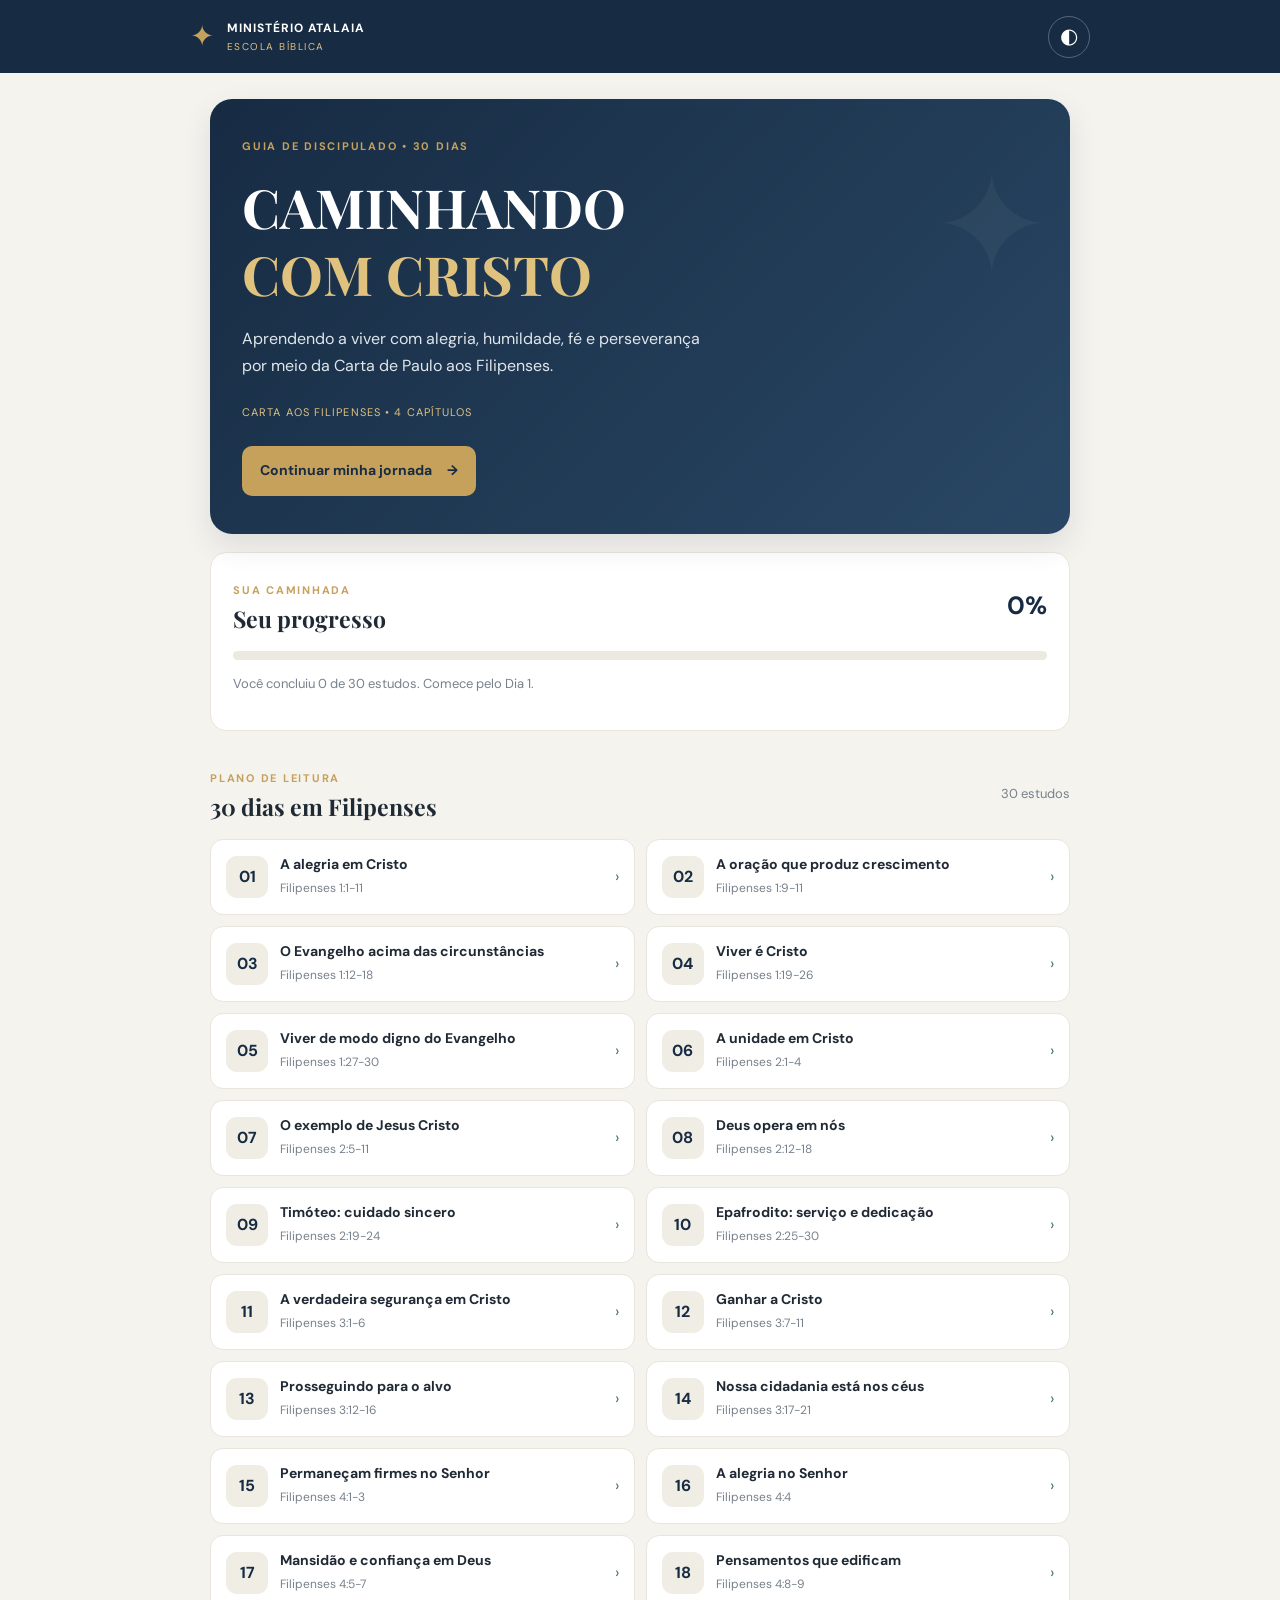
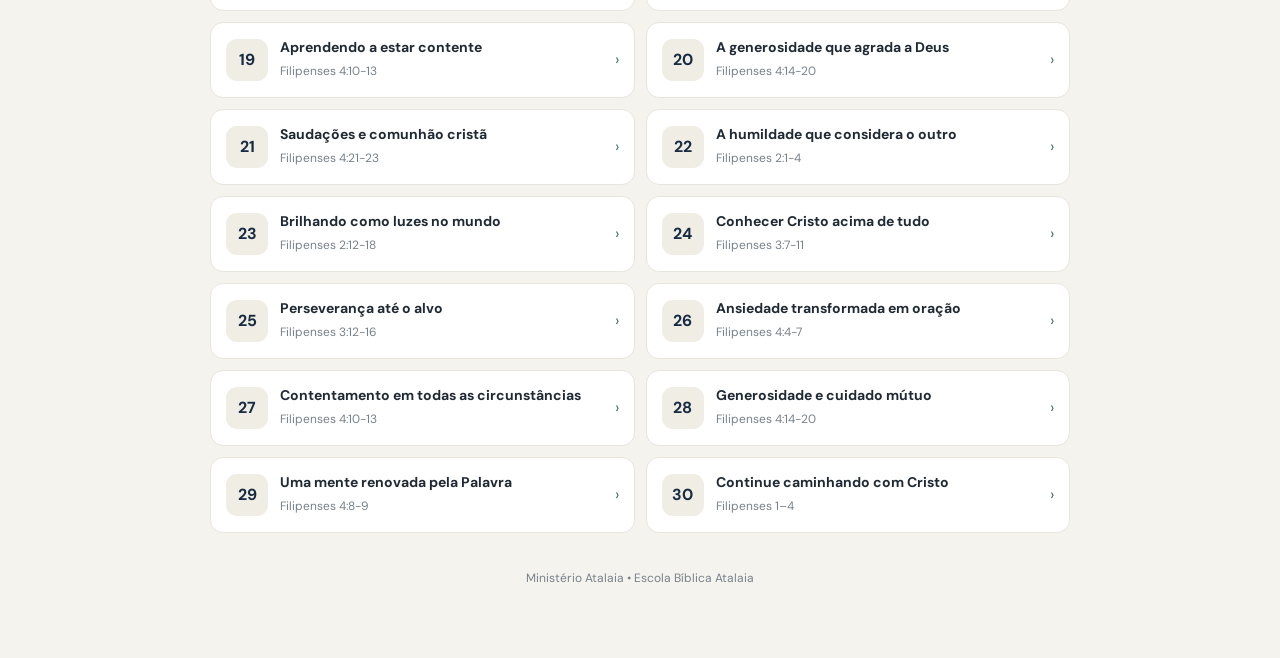
<file: filipenses.html>
<!doctype html>
<html lang="pt-BR">
<head>
  <meta charset="utf-8">
  <meta name="viewport" content="width=device-width, initial-scale=1">
  <meta name="theme-color" content="#172b43">
  <meta name="description" content="Plano de discipulado bíblico de 30 dias na Carta aos Filipenses — Ministério Atalaia.">
  <title>Primeiros Passos na Fé | Filipenses — Ministério Atalaia</title>

  <style>
    @import url('https://fonts.googleapis.com/css2?family=DM+Sans:wght@400;500;600;700&family=Playfair+Display:wght@500;600;700&display=swap');

    :root {
      --navy: #172b43;
      --navy2: #294764;
      --gold: #c6a15b;
      --paper: #f5f3ee;
      --card: #ffffff;
      --ink: #202a35;
      --muted: #77818b;
      --line: #e8e5dd;
      --soft: #f8f6f1;
      --green: #47745d;
    }

    * { box-sizing: border-box; }

    body {
      margin: 0;
      background: var(--paper);
      color: var(--ink);
      font-family: 'DM Sans', sans-serif;
      line-height: 1.7;
      font-size: 16px;
    }

    button, textarea { font: inherit; }

    button { cursor: pointer; }

    .topbar {
      min-height: 70px;
      background: var(--navy);
      color: white;
      display: flex;
      align-items: center;
      justify-content: space-between;
      padding: 12px max(18px, calc((100% - 900px)/2));
      position: sticky;
      top: 0;
      z-index: 5;
      gap: 12px;
    }

    .brand {
      display: flex;
      align-items: center;
      gap: 12px;
      color: white;
      text-decoration: none;
      letter-spacing: .08em;
      font-size: 12px;
    }

    .brand small {
      display: block;
      color: #e0c27f;
      font-size: 10px;
      letter-spacing: .15em;
    }

    .brand-mark { color: var(--gold); font-size: 29px; }

    .icon-btn {
      border: 1px solid #53667b;
      color: white;
      background: transparent;
      border-radius: 50%;
      width: 42px;
      height: 42px;
      font-size: 21px;
    }

    main {
      max-width: 900px;
      margin: auto;
      padding: 26px 20px 60px;
    }

    .view { display: none; }
    .view.active { display: block; }

    .hero {
      background: linear-gradient(135deg, #172b43, #294764);
      border-radius: 22px;
      padding: 38px 32px;
      color: white;
      position: relative;
      overflow: hidden;
      box-shadow: 0 12px 30px #172b431c;
    }

    .hero:after {
      content: "✦";
      position: absolute;
      right: 20px;
      top: 8px;
      font-size: 140px;
      color: #ffffff0b;
      pointer-events: none;
    }

    .eyebrow, .section-kicker, .card-label {
      font-size: 11px;
      letter-spacing: .16em;
      font-weight: 700;
      color: var(--gold);
    }

    h1, h2 {
      font-family: 'Playfair Display', serif;
      line-height: 1.25;
    }

    .hero h1 {
      font-size: clamp(34px, 7vw, 54px);
      margin: 18px 0 12px;
    }

    .hero h1 em {
      font-style: normal;
      color: #e0c27f;
    }

    .hero p {
      max-width: 480px;
      color: #e0e6eb;
      margin-bottom: 24px;
    }

    .hero-meta {
      font-size: 11px;
      letter-spacing: .1em;
      color: #e0c27f;
      margin-bottom: 24px;
    }

    .primary-btn, .secondary-btn {
      border: 0;
      border-radius: 10px;
      padding: 13px 18px;
      font-weight: 700;
      font-size: 14px;
      min-height: 46px;
    }

    .primary-btn {
      background: var(--gold);
      color: #172b43;
    }

    .primary-btn span { margin-left: 12px; }

    .secondary-btn {
      background: #eae6dc;
      color: var(--navy);
    }

    button:disabled {
      opacity: .45;
      cursor: not-allowed;
    }

    button:focus-visible, textarea:focus-visible {
      outline: 3px solid #c6a15b88;
      outline-offset: 3px;
    }

    .progress-card, .content-card {
      background: var(--card);
      border: 1px solid var(--line);
      border-radius: 16px;
      padding: 22px;
      margin-top: 18px;
    }

    .progress-heading, .section-heading {
      display: flex;
      align-items: center;
      justify-content: space-between;
      gap: 12px;
    }

    .progress-heading h2, .section-heading h2 {
      font-size: 23px;
      margin: 3px 0;
    }

    .progress-heading strong {
      font-size: 25px;
      color: var(--navy);
    }

    .progress-track {
      height: 9px;
      background: #ece9e1;
      border-radius: 10px;
      overflow: hidden;
      margin: 14px 0 9px;
    }

    .progress-track span {
      display: block;
      height: 100%;
      width: 0;
      background: var(--green);
      border-radius: 10px;
      transition: width .25s;
    }

    .progress-card p, .muted {
      color: var(--muted);
      font-size: 13px;
    }

    .section-heading { margin: 32px 0 14px; }

    .day-list {
      display: grid;
      grid-template-columns: repeat(2, minmax(0, 1fr));
      gap: 11px;
    }

    .day-item {
      background: var(--card);
      border: 1px solid var(--line);
      border-radius: 13px;
      padding: 15px;
      display: flex;
      align-items: center;
      gap: 12px;
      text-align: left;
      color: var(--ink);
      width: 100%;
      min-height: 76px;
    }

    .day-item:hover { border-color: var(--gold); }
    .day-item.done { border-color: #b8d0c0; }

    .day-number {
      width: 42px;
      height: 42px;
      border-radius: 11px;
      background: #f0ede5;
      color: var(--navy);
      display: grid;
      place-items: center;
      font-weight: 700;
      flex-shrink: 0;
    }

    .day-item.done .day-number {
      background: #e3eee7;
      color: var(--green);
    }

    .day-info { min-width: 0; }

    .day-info strong {
      display: block;
      font-size: 14px;
      line-height: 1.4;
    }

    .day-info small {
      display: block;
      color: var(--muted);
      font-size: 12px;
      margin-top: 4px;
    }

    .day-check { margin-left: auto; color: var(--green); }

    footer {
      text-align: center;
      color: var(--muted);
      font-size: 12px;
      padding: 35px 0 10px;
    }

    .back-btn {
      border: 0;
      background: transparent;
      color: var(--navy);
      font-weight: 700;
      padding: 5px 0 18px;
      min-height: 44px;
    }

    .study-topline {
      display: flex;
      align-items: center;
      gap: 12px;
      flex-wrap: wrap;
    }

    .pill {
      background: #e8e1d2;
      color: #6e5528;
      border-radius: 30px;
      padding: 6px 12px;
      font-size: 11px;
      font-weight: 700;
      letter-spacing: .08em;
    }

    .study-title {
      font-size: clamp(30px, 6vw, 42px);
      margin: 16px 0 5px;
      color: var(--navy);
    }

    .study-reference {
      color: var(--muted);
      margin: 0 0 20px;
      font-size: 15px;
    }

    .study-content { max-width: 740px; }

    .content-card { padding: 23px; margin: 14px 0; }

    .content-card h2 {
      font-size: 23px;
      margin: 8px 0 12px;
      color: var(--navy);
    }

    .content-card p { margin: 9px 0; }

    .reference-box {
      padding: 13px 15px;
      background: var(--soft);
      border-left: 4px solid var(--gold);
      font-weight: 700;
      color: var(--navy);
      margin: 14px 0;
    }

    .content-card label {
      display: block;
      font-size: 14px;
      font-weight: 700;
      margin: 18px 0 8px;
      color: var(--navy);
    }

    textarea {
      width: 100%;
      resize: vertical;
      border: 1px solid var(--line);
      border-radius: 10px;
      padding: 13px;
      line-height: 1.7;
      background: white;
      color: #202a35;
      min-height: 120px;
    }

    .tiny-note { font-size: 12px !important; color: var(--muted); }

    .explain-point {
      padding: 12px 0;
      border-bottom: 1px solid var(--line);
    }

    .explain-point:last-child { border: 0; }

    .memory-verse {
      font-family: 'Playfair Display', serif;
      font-size: 21px;
      color: var(--navy);
    }

    .verse-ref {
      font-size: 12px;
      color: #8a6b32;
      font-weight: 700;
    }

    .question {
      font-size: 15px;
      font-weight: 600;
      margin: 15px 0 7px;
    }

    .prayer-card { background: #f0eee7; }

    .study-actions {
      display: flex;
      gap: 10px;
      align-items: center;
      justify-content: space-between;
      flex-wrap: wrap;
      margin-top: 20px;
    }

    .study-actions .primary-btn { flex: 1; }

    .scripture-text {
      background: var(--soft);
      border: 1px solid var(--line);
      border-radius: 12px;
      padding: 15px 17px;
      margin: 15px 0;
    }

    .scripture-verse {
      display: grid;
      grid-template-columns: 30px 1fr;
      gap: 9px;
      padding: 9px 0;
      border-bottom: 1px solid var(--line);
      font-size: 15px;
      line-height: 1.8;
    }

    .scripture-verse:last-child { border: 0; }

    .scripture-verse sup {
      color: #9a793d;
      font-weight: 700;
      font-size: 12px;
      padding-top: 4px;
    }

    .scripture-status, .scripture-error {
      font-size: 14px;
    }

    .scripture-error { color: #a33b32; }

    .dark {
      --paper: #101b28;
      --card: #1b2b3b;
      --ink: #edf0f2;
      --muted: #b6c0c8;
      --line: #344454;
      --soft: #243649;
      --green: #8fc3a2;
    }

    .dark .day-item, .dark textarea {
      background: #1b2b3b;
      color: #edf0f2;
    }

    .dark .day-number {
      background: #2b4054;
      color: #e4c987;
    }

    .dark .content-card h2, .dark .study-title,
    .dark .reference-box, .dark .memory-verse,
    .dark .content-card label {
      color: #e7d3a5;
    }

    .dark .reference-box, .dark .prayer-card {
      background: #26394c;
    }

    .dark .secondary-btn {
      background: #34485b;
      color: white;
    }

    .dark .progress-heading strong { color: #e7d3a5; }
    .dark .progress-track { background: #344454; }
    .dark .back-btn { color: #e7d3a5; }
    .dark .scripture-text { background: #243649; }

    @media (max-width: 600px) {
      main { padding: 17px 14px 40px; }
      .hero { padding: 28px 22px; }
      .day-list { grid-template-columns: 1fr; }
      .progress-card, .content-card { padding: 18px; }
      .study-actions {
        display: grid;
        grid-template-columns: 1fr 1fr;
      }
      .study-actions .primary-btn {
        grid-column: 1 / -1;
        grid-row: 1;
      }
      .study-actions #prevBtn { grid-column: 1; }
      .study-actions #nextBtn { grid-column: 2; }
      .hero h1 { font-size: 37px; }
      .brand { font-size: 11px; }
    }

    @media (prefers-reduced-motion: reduce) {
      *, *::before, *::after {
        scroll-behavior: auto !important;
        transition: none !important;
      }
    }
  </style>
</head>

<body>
  <header class="topbar">
    <a class="brand" href="#" id="homeLink" aria-label="Início">
      <span class="brand-mark">✦</span>
      <span>
        <strong>MINISTÉRIO ATALAIA</strong>
        <small>ESCOLA BÍBLICA</small>
      </span>
    </a>
    <button class="icon-btn" id="themeBtn" aria-label="Alternar tema" title="Alternar tema">◐</button>
  </header>

  <main>
    <section id="homeView" class="view active">
      <section class="hero">
        <div class="eyebrow">GUIA DE DISCIPULADO • 30 DIAS</div>
        <h1>CAMINHANDO<br><em>COM CRISTO</em></h1>
        <p>Aprendendo a viver com alegria, humildade, fé e perseverança por meio da Carta de Paulo aos Filipenses.</p>
        <div class="hero-meta">CARTA AOS FILIPENSES • 4 CAPÍTULOS</div>
        <button class="primary-btn" id="continueBtn">Continuar minha jornada <span>→</span></button>
      </section>

      <section class="progress-card">
        <div class="progress-heading">
          <div>
            <span class="section-kicker">SUA CAMINHADA</span>
            <h2>Seu progresso</h2>
          </div>
          <strong id="progressPercent">0%</strong>
        </div>
        <div class="progress-track"><span id="progressBar"></span></div>
        <p id="progressText">Você ainda não concluiu nenhum estudo. Comece pelo Dia 1.</p>
      </section>

      <div class="section-heading">
        <div>
          <span class="section-kicker">PLANO DE LEITURA</span>
          <h2>30 dias em Filipenses</h2>
        </div>
        <span class="muted">30 estudos</span>
      </div>

      <div id="dayList" class="day-list"></div>
      <footer>Ministério Atalaia • Escola Bíblica Atalaia</footer>
    </section>

    <section id="studyView" class="view">
      <button class="back-btn" id="backBtn">← Voltar ao plano</button>

      <div class="study-topline">
        <span id="studyDayLabel" class="pill">DIA 1</span>
        <span id="studyWeek" class="muted"></span>
      </div>

      <h1 id="studyTitle" class="study-title"></h1>
      <p id="studyReference" class="study-reference"></p>

      <div class="study-content">
        <article class="content-card">
          <div class="card-label">01 • LEITURA BÍBLICA</div>
          <h2>Texto bíblico</h2>
          <p id="readingIntro"></p>
          <div class="reference-box" id="readingReference"></div>
          <div id="scriptureText" class="scripture-text" aria-live="polite">
            <p>O texto bíblico será carregado automaticamente.</p>
          </div>
          <p id="scriptureCopyright" class="tiny-note">
            A leitura bíblica requer conexão com a internet.
          </p>
        </article>

        <article class="content-card">
          <div class="card-label">02 • CONTEXTO</div>
          <h2>Entendendo o contexto</h2>
          <p id="contextText"></p>
        </article>

        <article class="content-card">
          <div class="card-label">03 • EXPLICAÇÃO BÍBLICA</div>
          <h2>O que o texto ensina?</h2>
          <div id="explanationText"></div>
        </article>

        <article class="content-card">
          <div class="card-label">04 • PARA A VIDA</div>
          <h2>Aplicação prática</h2>
          <p id="applicationText"></p>
        </article>

        <article class="content-card">
          <div class="card-label">05 • MEMORIZAÇÃO</div>
          <h2>Versículo para guardar</h2>
          <p id="memoryText" class="memory-verse"></p>
          <span id="memoryReference" class="verse-ref"></span>
        </article>

        <article class="content-card">
          <div class="card-label">06 • REFLEXÃO</div>
          <h2>Pense e responda</h2>
          <div id="questions"></div>
          <label for="notesInput">Minhas anotações</label>
          <textarea id="notesInput" rows="5" placeholder="O que aprendi? O que preciso colocar em prática?"></textarea>
          <button class="secondary-btn" id="saveNotesBtn">Salvar minhas anotações</button>
        </article>

        <article class="content-card prayer-card">
          <div class="card-label">07 • MOMENTO DE ORAÇÃO</div>
          <h2>Ore ao Senhor</h2>
          <p id="prayerText"></p>
        </article>
      </div>

      <div class="study-actions">
        <button class="secondary-btn" id="prevBtn">← Anterior</button>
        <button class="primary-btn" id="completeBtn">Marcar como concluído ✓</button>
        <button class="secondary-btn" id="nextBtn">Próximo →</button>
      </div>
    </section>
  </main>

  <script>
    const studies = [
      {
        day: 1,
        title: "A alegria em Cristo",
        ref: "Filipenses 1:1-11",
        week: "Semana 1 • Conhecendo a carta",
        intro: "Leia a saudação de Paulo e sua oração pelos cristãos de Filipos.",
        context: "Paulo escreve aos cristãos de Filipos com afeto e gratidão. A carta revela uma comunidade importante para o apóstolo e apresenta temas como alegria, comunhão no Evangelho e crescimento espiritual.",
        points: [
          "Paulo e Timóteo se apresentam como servos de Cristo Jesus.",
          "Paulo agradece a Deus pela participação dos filipenses no Evangelho.",
          "A comunhão cristã envolve parceria na proclamação e no serviço do Evangelho.",
          "Deus começou uma boa obra nos crentes e continuará agindo até o Dia de Jesus Cristo.",
          "Paulo ora para que o amor dos filipenses cresça em conhecimento e discernimento."
        ],
        application: "Comece sua caminhada cristã agradecendo a Deus e orando pelo crescimento espiritual. A maturidade cristã envolve amor, conhecimento da Palavra e capacidade de discernir o que agrada ao Senhor.",
        memory: "Tendo por certo isto mesmo: que aquele que em vós começou a boa obra a aperfeiçoará até ao Dia de Jesus Cristo.",
        memoryRef: "Filipenses 1:6 — confira o texto na tradução bíblica utilizada.",
        questions: [
          "Pelo que Paulo agradece a Deus?",
          "O que Filipenses 1:6 ensina sobre a obra de Deus?",
          "Como você pode crescer em amor e discernimento?"
        ],
        prayer: "Senhor Deus, obrigado pela tua obra em minha vida. Faz crescer em mim o amor, o conhecimento da tua Palavra e o desejo de viver para a tua glória. Amém."
      },
      {
        day: 2,
        title: "A oração que produz crescimento",
        ref: "Filipenses 1:9-11",
        week: "Semana 1 • Conhecendo a carta",
        intro: "Releia a oração de Paulo e observe o tipo de crescimento espiritual que ele deseja para os filipenses.",
        context: "Paulo não ora apenas para que os cristãos tenham conforto ou que seus problemas desapareçam. Ele pede crescimento no amor, discernimento e uma vida que produza frutos de justiça.",
        points: [
          "O amor cristão deve crescer continuamente.",
          "O amor precisa ser acompanhado de conhecimento e discernimento.",
          "O discernimento ajuda o cristão a reconhecer o que é excelente.",
          "A sinceridade e a ausência de tropeço devem marcar a caminhada cristã.",
          "Os frutos de justiça existem por meio de Jesus Cristo e glorificam a Deus."
        ],
        application: "Ore por mais do que soluções imediatas. Peça ao Senhor sabedoria para amar corretamente, escolher o que é excelente e produzir frutos que glorifiquem seu nome.",
        memory: "Cheios de frutos de justiça, que são por Jesus Cristo, para glória e louvor de Deus.",
        memoryRef: "Filipenses 1:11 — confira o texto na sua Bíblia.",
        questions: [
          "Por que o amor precisa de conhecimento e discernimento?",
          "O que significa escolher o que é excelente?",
          "Que fruto de justiça você deseja ver crescer em sua vida?"
        ],
        prayer: "Pai, faz crescer meu amor e meu discernimento. Ajuda-me a escolher o que te agrada e a produzir frutos que glorifiquem teu nome. Amém."
      },
      {
        day: 3,
        title: "O Evangelho acima das circunstâncias",
        ref: "Filipenses 1:12-18",
        week: "Semana 1 • Conhecendo a carta",
        intro: "Leia como Paulo interpreta sua prisão e observa os efeitos que ela teve na divulgação do Evangelho.",
        context: "Paulo escreve em circunstâncias difíceis. Mesmo preso, ele percebe que sua situação contribuiu para tornar conhecida a mensagem de Cristo. Sua perspectiva está voltada para o avanço do Evangelho.",
        points: [
          "As circunstâncias difíceis não impediram o avanço do Evangelho.",
          "A situação de Paulo tornou mais conhecido o motivo de sua prisão por Cristo.",
          "Outros cristãos foram encorajados a anunciar a Palavra com mais coragem.",
          "Nem todos pregavam com motivações corretas.",
          "Paulo se alegra porque Cristo estava sendo anunciado."
        ],
        application: "Não permita que as circunstâncias determinem sozinhas sua fidelidade. Busque servir a Cristo com integridade, lembrando que Deus pode usar situações difíceis para fortalecer o testemunho cristão.",
        memory: "E quero, irmãos, que saibais que as coisas que me aconteceram contribuíram para maior proveito do evangelho.",
        memoryRef: "Filipenses 1:12 — confira o texto na sua Bíblia.",
        questions: [
          "Como a prisão de Paulo contribuiu para o Evangelho?",
          "Por que Paulo se alegrou mesmo diante de motivações imperfeitas?",
          "Como você pode testemunhar de Cristo em uma situação difícil?"
        ],
        prayer: "Senhor, ajuda-me a permanecer fiel em todas as circunstâncias. Que minha vida contribua para que outras pessoas conheçam Jesus. Amém."
      },
      {
        day: 4,
        title: "Viver é Cristo",
        ref: "Filipenses 1:19-26",
        week: "Semana 1 • Conhecendo a carta",
        intro: "Leia a declaração de Paulo sobre viver para Cristo e sua reflexão a respeito da vida e da morte.",
        context: "Paulo enfrenta incertezas sobre o que acontecerá consigo, mas seu desejo principal é que Cristo seja engrandecido em sua vida. Ele considera sua existência a partir da missão de servir ao Senhor.",
        points: [
          "Paulo confia que suas circunstâncias podem resultar em testemunho e salvação conforme a vontade de Deus.",
          "Sua expectativa é não ser envergonhado, mas glorificar a Cristo com coragem.",
          "Cristo deve ser engrandecido tanto na vida quanto na morte.",
          "A declaração de que viver é Cristo resume a prioridade do apóstolo.",
          "Paulo reconhece que permanecer vivo significaria continuar servindo e ajudando os irmãos."
        ],
        application: "Avalie suas prioridades à luz de Cristo. O propósito da vida cristã não é apenas alcançar objetivos pessoais, mas honrar Jesus e servir ao próximo.",
        memory: "Porque para mim o viver é Cristo, e o morrer é ganho.",
        memoryRef: "Filipenses 1:21 — confira o texto na sua Bíblia.",
        questions: [
          "O que significa, na prática, viver para Cristo?",
          "Por que Paulo desejava que Cristo fosse engrandecido?",
          "Como suas prioridades podem demonstrar que Cristo está em primeiro lugar?"
        ],
        prayer: "Senhor Jesus, que minha vida te honre. Ajuda-me a colocar tua vontade acima dos meus interesses e a servir com fidelidade. Amém."
      },
      {
        day: 5,
        title: "Viver de modo digno do Evangelho",
        ref: "Filipenses 1:27-30",
        week: "Semana 1 • Conhecendo a carta",
        intro: "Leia o chamado de Paulo para uma vida digna do Evangelho e para a firmeza diante da oposição.",
        context: "Paulo deseja que a igreja permaneça firme mesmo que ele não possa visitá-la. A vida comunitária, a unidade e a perseverança diante das dificuldades são sinais importantes da fidelidade cristã.",
        points: [
          "A conduta cristã deve corresponder à mensagem do Evangelho.",
          "Os crentes são chamados a permanecer firmes em um mesmo espírito.",
          "A unidade exige esforço conjunto pela fé do Evangelho.",
          "A coragem cristã não deve ser governada pelo medo dos adversários.",
          "Sofrer por Cristo é apresentado como parte da experiência de seguir o Senhor."
        ],
        application: "Demonstre o Evangelho por suas atitudes. Trabalhe pela unidade da igreja, permaneça firme na verdade e não confunda fidelidade cristã com ausência de dificuldades.",
        memory: "Portai-vos de modo que seja digno do evangelho de Cristo.",
        memoryRef: "Filipenses 1:27 — confira o texto na sua Bíblia.",
        questions: [
          "O que significa viver de modo digno do Evangelho?",
          "Por que a unidade é importante para o testemunho cristão?",
          "Como manter a firmeza em tempos de oposição?"
        ],
        prayer: "Pai, ajuda-me a viver de maneira digna do Evangelho. Dá-me coragem, humildade e amor para permanecer firme contigo e em comunhão com os irmãos. Amém."
      },
      {
        day: 6,
        title: "A unidade em Cristo",
        ref: "Filipenses 2:1-4",
        week: "Semana 1 • Conhecendo a carta",
        intro: "Leia o apelo de Paulo à unidade, ao amor fraternal e à humildade.",
        context: "A comunhão cristã precisa refletir a obra de Cristo. Paulo pede que os filipenses tenham o mesmo amor e propósito, abandonando a rivalidade e a busca egoísta por reconhecimento.",
        points: [
          "O consolo em Cristo e a comunhão do Espírito fundamentam o apelo de Paulo.",
          "A unidade cristã deve ser acompanhada de amor e compaixão.",
          "A rivalidade e a vanglória prejudicam a comunhão.",
          "A humildade leva o cristão a considerar os outros com respeito.",
          "O discípulo deve olhar não somente para os próprios interesses, mas também para os interesses alheios."
        ],
        application: "Pratique a unidade por meio de atitudes concretas: ouça antes de responder, evite disputas por reconhecimento e procure compreender as necessidades dos outros.",
        memory: "Nada façais por contenda ou por vanglória, mas por humildade.",
        memoryRef: "Filipenses 2:3 — confira o texto na sua Bíblia.",
        questions: [
          "Quais atitudes ameaçam a unidade da igreja?",
          "Como a humildade muda nossos relacionamentos?",
          "Que necessidade de outra pessoa você pode considerar nesta semana?"
        ],
        prayer: "Senhor, livra-me do orgulho e da rivalidade. Ensina-me a amar os irmãos, servir com humildade e trabalhar pela unidade da tua igreja. Amém."
      },
      {
        day: 7,
        title: "O exemplo de Jesus Cristo",
        ref: "Filipenses 2:5-11",
        week: "Semana 1 • Conhecendo a carta",
        intro: "Leia o ensino sobre a humildade de Cristo, sua obediência e sua exaltação.",
        context: "Paulo apresenta Jesus como o exemplo supremo de humildade e obediência. O Filho não buscou sua própria exaltação, mas humilhou-se e foi obediente até a morte de cruz. Deus o exaltou soberanamente.",
        points: [
          "Os cristãos são chamados a cultivar a atitude que houve em Cristo Jesus.",
          "Jesus assumiu a forma de servo e veio em verdadeira condição humana.",
          "Sua humilhação foi demonstrada por obediência até a morte de cruz.",
          "Deus exaltou Jesus soberanamente.",
          "Toda a criação é chamada a reconhecer o senhorio de Jesus Cristo, para glória de Deus Pai."
        ],
        application: "Observe o caráter de Jesus e siga seu exemplo de serviço e obediência. A verdadeira grandeza no Reino de Deus não é construída por orgulho, mas por fidelidade ao Pai.",
        memory: "De sorte que haja em vós o mesmo sentimento que houve também em Cristo Jesus.",
        memoryRef: "Filipenses 2:5 — confira o texto na sua Bíblia.",
        questions: [
          "Como Jesus demonstrou humildade?",
          "O que a obediência de Cristo nos ensina?",
          "Como imitar a atitude de Jesus em sua casa ou igreja?"
        ],
        prayer: "Jesus, forma em mim um coração humilde e obediente. Ensina-me a servir como tu serviste e a viver para a glória de Deus Pai. Amém."
      },
      {
        day: 8,
        title: "Deus opera em nós",
        ref: "Filipenses 2:12-18",
        week: "Semana 2 • Vivendo o Evangelho",
        intro: "Leia a exortação de Paulo sobre desenvolver a salvação, confiar na ação de Deus e viver sem murmuração.",
        context: "Paulo chama os cristãos à obediência contínua. A responsabilidade humana não elimina a ação divina: Deus opera nos crentes tanto o querer quanto o efetuar segundo sua boa vontade.",
        points: [
          "A vida cristã exige obediência perseverante, não apenas entusiasmo inicial.",
          "Desenvolver a salvação significa viver suas implicações, não comprar a salvação por mérito próprio.",
          "Deus opera nos crentes o querer e o realizar segundo sua vontade.",
          "Murmurações e contendas prejudicam o testemunho cristão.",
          "Os discípulos são chamados a brilhar como luzes no mundo, mantendo firme a Palavra da vida."
        ],
        application: "Responda à graça de Deus com obediência. Peça ao Senhor que transforme seus desejos e atitudes, abandone a murmuração e viva de modo que sua fé seja visível.",
        memory: "Porque Deus é o que opera em vós tanto o querer como o efetuar, segundo a sua boa vontade.",
        memoryRef: "Filipenses 2:13 — confira o texto na sua Bíblia.",
        questions: [
          "Como a ação de Deus se relaciona com nossa obediência?",
          "O que significa desenvolver a salvação?",
          "Que atitude de murmuração você precisa abandonar?"
        ],
        prayer: "Pai, opera em mim o querer e o realizar da tua vontade. Ajuda-me a obedecer com alegria e a brilhar como testemunha de Cristo. Amém."
      },
      {
        day: 9,
        title: "Timóteo: cuidado sincero",
        ref: "Filipenses 2:19-24",
        week: "Semana 2 • Vivendo o Evangelho",
        intro: "Leia o que Paulo diz sobre Timóteo e seu cuidado genuíno pelos filipenses.",
        context: "Paulo apresenta Timóteo como um cooperador confiável. O apóstolo destaca a preocupação sincera dele com os interesses de Cristo e com o bem-estar da igreja.",
        points: [
          "Paulo deseja enviar Timóteo para conhecer a situação dos filipenses.",
          "Timóteo demonstra interesse sincero pelo bem dos irmãos.",
          "O cuidado cristão contrasta com a busca egoísta pelos próprios interesses.",
          "Timóteo é reconhecido por seu serviço ao Evangelho junto de Paulo.",
          "A fidelidade se demonstra ao longo do tempo, por meio do serviço."
        ],
        application: "Sirva sem buscar apenas reconhecimento. Demonstre interesse real pelas pessoas, acompanhe suas necessidades e seja confiável nas tarefas que Deus lhe confiou.",
        memory: "Porque a ninguém tenho de igual sentimento, que sinceramente cuide do vosso estado.",
        memoryRef: "Filipenses 2:20 — confira o texto na sua Bíblia.",
        questions: [
          "Que qualidade de Timóteo Paulo destaca?",
          "Como diferenciar cuidado sincero de interesse egoísta?",
          "Como você pode servir alguém de maneira prática?"
        ],
        prayer: "Senhor, dá-me um coração sincero para cuidar das pessoas. Ensina-me a servir com fidelidade, humildade e amor. Amém."
      },
      {
        day: 10,
        title: "Epafrodito: serviço e dedicação",
        ref: "Filipenses 2:25-30",
        week: "Semana 2 • Vivendo o Evangelho",
        intro: "Leia a descrição de Epafrodito e observe seu compromisso com a obra de Cristo.",
        context: "Epafrodito foi enviado pelos filipenses para auxiliar Paulo. Durante o serviço, adoeceu gravemente, mas Deus teve misericórdia dele. Paulo recomenda que a igreja o receba com alegria e honre pessoas que servem dessa maneira.",
        points: [
          "Epafrodito é chamado de irmão, cooperador e companheiro de lutas.",
          "Ele serviu como mensageiro e auxiliar da igreja de Filipos.",
          "Sua enfermidade causou preocupação tanto a ele quanto a Paulo.",
          "Deus teve misericórdia dele, e sua recuperação trouxe alívio.",
          "A igreja deve honrar aqueles que arriscam a própria vida por amor à obra de Cristo."
        ],
        application: "Valorize os que servem discretamente. O serviço cristão pode envolver sacrifício, e a igreja deve demonstrar gratidão, cuidado e respeito pelos seus cooperadores.",
        memory: "Recebei-o, pois, no Senhor, com todo o gozo, e tende-o em honra.",
        memoryRef: "Filipenses 2:29 — confira o texto na sua Bíblia.",
        questions: [
          "Como Paulo descreve Epafrodito?",
          "O que esse relato ensina sobre o serviço cristão?",
          "Quem merece receber sua gratidão e encorajamento?"
        ],
        prayer: "Pai, obrigado pelas pessoas que servem com dedicação. Ajuda-me a reconhecer, encorajar e apoiar aqueles que trabalham pela causa de Cristo. Amém."
      },
      {
        day: 11,
        title: "A verdadeira segurança em Cristo",
        ref: "Filipenses 3:1-6",
        week: "Semana 2 • Vivendo o Evangelho",
        intro: "Leia o alerta de Paulo contra a confiança na carne e sua descrição de privilégios religiosos anteriores.",
        context: "Paulo alerta os filipenses contra ensinamentos que colocavam a confiança em sinais externos e credenciais humanas. Ele apresenta sua própria história para mostrar que nenhum privilégio pessoal pode substituir a justiça que vem de Deus.",
        points: [
          "Paulo chama os cristãos a se alegrarem no Senhor.",
          "Ele alerta contra mestres que distorciam a mensagem do Evangelho.",
          "A identidade do povo de Deus não se reduz a marcas externas.",
          "Paulo possuía credenciais religiosas e familiares consideradas importantes em seu contexto.",
          "A confiança na própria origem ou desempenho religioso não pode ocupar o lugar da confiança em Cristo."
        ],
        application: "Não baseie sua segurança espiritual em reputação, tradição familiar ou conquistas religiosas. Examine seu coração e coloque sua confiança na graça de Deus em Cristo.",
        memory: "Porque a circuncisão somos nós, que servimos a Deus no Espírito, e nos gloriamos em Jesus Cristo.",
        memoryRef: "Filipenses 3:3 — confira o texto na sua Bíblia.",
        questions: [
          "Contra que tipo de confiança Paulo alerta?",
          "Por que credenciais religiosas não substituem a fé em Cristo?",
          "Em que você tem colocado sua segurança espiritual?"
        ],
        prayer: "Senhor Jesus, livra-me de confiar no orgulho e nas conquistas humanas. Que minha segurança esteja em ti e na tua graça. Amém."
      },
      {
        day: 12,
        title: "Ganhar a Cristo",
        ref: "Filipenses 3:7-11",
        week: "Semana 2 • Vivendo o Evangelho",
        intro: "Leia como Paulo considera suas antigas vantagens diante do valor de conhecer Jesus Cristo.",
        context: "Paulo reavalia seus privilégios anteriores à luz de Cristo. O conhecimento de Jesus passa a ocupar o lugar central, e a justiça desejada não é a que se constrói por mérito próprio, mas a que vem de Deus mediante a fé.",
        points: [
          "Paulo considera perda aquilo que antes julgava vantagem, por causa de Cristo.",
          "Conhecer Cristo tem valor superior às conquistas pessoais.",
          "A justiça que salva não é alcançada por mérito humano, mas recebida de Deus pela fé.",
          "Paulo deseja conhecer Cristo, o poder de sua ressurreição e a comunhão de seus sofrimentos.",
          "A esperança cristã inclui ser conformado a Cristo e alcançar a ressurreição dos mortos."
        ],
        application: "Faça de Cristo seu maior tesouro. Não transforme o desempenho religioso em motivo de orgulho; busque conhecer Jesus, confiar nele e crescer em fidelidade.",
        memory: "E, na verdade, tenho também por perda todas as coisas, pela excelência do conhecimento de Cristo Jesus, meu Senhor.",
        memoryRef: "Filipenses 3:8 — confira o texto na sua Bíblia.",
        questions: [
          "O que Paulo passou a considerar perda?",
          "Como recebemos a justiça que vem de Deus?",
          "O que significa conhecer Cristo de maneira crescente?"
        ],
        prayer: "Senhor Jesus, quero conhecer-te cada vez mais. Ajuda-me a abandonar todo orgulho e a confiar na justiça que vem de Deus pela fé. Amém."
      },
      {
        day: 13,
        title: "Prosseguindo para o alvo",
        ref: "Filipenses 3:12-16",
        week: "Semana 2 • Vivendo o Evangelho",
        intro: "Leia a figura da corrida e o desejo de Paulo de prosseguir em direção ao alvo.",
        context: "Paulo reconhece que ainda não alcançou a perfeição. Em vez de se acomodar, continua avançando para o propósito de Deus em Cristo Jesus.",
        points: [
          "Paulo não afirma ter alcançado a perfeição espiritual.",
          "Ele prossegue porque foi alcançado por Cristo Jesus.",
          "O apóstolo deixa para trás aquilo que o impediria de avançar.",
          "O alvo representa o prêmio do chamado celestial de Deus em Cristo.",
          "Os cristãos são chamados a caminhar de acordo com a maturidade que já receberam."
        ],
        application: "Não use suas falhas como desculpa para desistir nem suas conquistas como motivo para se acomodar. Aprenda com o passado, corrija o rumo e prossiga com os olhos em Cristo.",
        memory: "Prossigo para o alvo, pelo prêmio da soberana vocação de Deus em Cristo Jesus.",
        memoryRef: "Filipenses 3:14 — confira o texto na sua Bíblia.",
        questions: [
          "Por que Paulo continuava avançando?",
          "Como aprender com o passado sem ficar preso a ele?",
          "Qual é um passo concreto de crescimento que você pode dar?"
        ],
        prayer: "Pai, ajuda-me a prosseguir na fé. Dá-me perseverança para aprender, amadurecer e caminhar em direção ao propósito que tens para mim em Cristo. Amém."
      },
      {
        day: 14,
        title: "Nossa cidadania está nos céus",
        ref: "Filipenses 3:17-21",
        week: "Semana 2 • Vivendo o Evangelho",
        intro: "Leia o contraste entre aqueles que vivem segundo valores terrenos e os que esperam o Salvador.",
        context: "Paulo incentiva os filipenses a seguirem exemplos fiéis e alerta contra pessoas cuja maneira de viver contradizia a cruz de Cristo. A esperança do cristão está ligada à volta do Senhor e à transformação que ele realizará.",
        points: [
          "Os cristãos devem observar e imitar exemplos de vida coerentes com o Evangelho.",
          "Paulo lamenta os que vivem como inimigos da cruz de Cristo.",
          "A busca exclusiva por interesses terrenos distorce as prioridades espirituais.",
          "A cidadania dos cristãos está nos céus, de onde aguardam o Salvador.",
          "Jesus transformará o corpo de nossa humilhação para ser conforme seu corpo glorioso."
        ],
        application: "Viva com os olhos na esperança eterna, sem desprezar suas responsabilidades presentes. Escolha exemplos fiéis, examine suas prioridades e lembre-se de que Cristo voltará.",
        memory: "Mas a nossa cidade está nos céus, donde também esperamos o Salvador, o Senhor Jesus Cristo.",
        memoryRef: "Filipenses 3:20 — confira o texto na sua Bíblia.",
        questions: [
          "O que significa ter cidadania nos céus?",
          "Por que devemos escolher cuidadosamente nossos exemplos?",
          "Como a esperança da volta de Cristo muda suas prioridades?"
        ],
        prayer: "Senhor Jesus, ajuda-me a viver como cidadão do teu Reino. Guarda meu coração das prioridades passageiras e fortalece minha esperança na tua volta. Amém."
      },
      {
        day: 15,
        title: "Permaneçam firmes no Senhor",
        ref: "Filipenses 4:1-3",
        week: "Semana 3 • A prática da fé",
        intro: "Leia o apelo de Paulo à firmeza e sua orientação diante de um conflito entre duas irmãs da igreja.",
        context: "Depois de falar sobre a esperança celestial, Paulo chama os filipenses a permanecerem firmes no Senhor. Ele também trata de uma dificuldade concreta de relacionamento e pede ajuda para restaurar a harmonia.",
        points: [
          "Paulo expressa profundo afeto pelos cristãos de Filipos.",
          "A firmeza cristã deve estar fundamentada no Senhor.",
          "Evódia e Síntique são exortadas a terem o mesmo sentimento no Senhor.",
          "Os conflitos na igreja precisam ser tratados com seriedade e cuidado.",
          "A comunidade deve apoiar pessoas que trabalharam fielmente pelo Evangelho."
        ],
        application: "Permaneça firme em Cristo e procure resolver conflitos de maneira bíblica. Não alimente divisões; ajude a construir reconciliação com verdade, humildade e amor.",
        memory: "Estai assim firmes no Senhor, amados.",
        memoryRef: "Filipenses 4:1 — confira o texto na sua Bíblia.",
        questions: [
          "Onde o cristão encontra firmeza?",
          "Como a igreja pode ajudar na reconciliação?",
          "Existe algum relacionamento que precisa de cuidado e oração?"
        ],
        prayer: "Senhor, firma-me em ti e ensina-me a trabalhar pela paz. Dá-me humildade para buscar reconciliação e amor para apoiar meus irmãos. Amém."
      },
      {
        day: 16,
        title: "A alegria no Senhor",
        ref: "Filipenses 4:4",
        week: "Semana 3 • A prática da fé",
        intro: "Medite na breve ordem de Paulo para que os cristãos se alegrem no Senhor.",
        context: "A carta inteira destaca a alegria em Cristo, mesmo diante das dificuldades. Paulo não apresenta a alegria como negação da dor, mas como uma disposição fundamentada no Senhor.",
        points: [
          "A alegria cristã tem sua fonte no Senhor.",
          "Paulo repete a exortação, destacando sua importância.",
          "A alegria não depende exclusivamente de circunstâncias favoráveis.",
          "A comunhão com Cristo dá perspectiva para enfrentar tempos difíceis.",
          "A alegria cristã pode coexistir com lágrimas, lutas e oração."
        ],
        application: "Cultive a alegria por meio da comunhão com Deus, da leitura bíblica e da gratidão. Não esconda sua dor, mas leve-a ao Senhor e recorde sua fidelidade.",
        memory: "Regozijai-vos, sempre, no Senhor; outra vez digo: regozijai-vos.",
        memoryRef: "Filipenses 4:4 — confira o texto na sua Bíblia.",
        questions: [
          "Qual é a fonte da alegria cristã?",
          "Como a alegria pode existir em meio às dificuldades?",
          "Pelo que você pode agradecer a Deus hoje?"
        ],
        prayer: "Pai, ensina-me a encontrar minha alegria em ti. Sustenta-me nos dias difíceis e ajuda-me a reconhecer tua bondade em cada etapa da caminhada. Amém."
      },
      {
        day: 17,
        title: "Mansidão e confiança em Deus",
        ref: "Filipenses 4:5-7",
        week: "Semana 3 • A prática da fé",
        intro: "Leia as orientações de Paulo sobre moderação, oração, súplica e gratidão.",
        context: "Paulo ensina os cristãos a apresentar suas necessidades a Deus em vez de serem dominados pela ansiedade. A promessa da paz divina está relacionada à oração e à confiança no Senhor.",
        points: [
          "A moderação ou mansidão cristã deve ser conhecida por todos.",
          "A certeza da proximidade do Senhor dá esperança ao cristão.",
          "Paulo orienta que as preocupações sejam apresentadas a Deus em oração.",
          "A súplica deve vir acompanhada de ações de graças.",
          "A paz de Deus guarda o coração e os pensamentos em Cristo Jesus."
        ],
        application: "Quando a ansiedade surgir, transforme suas preocupações em oração específica. Agradeça a Deus, procure apoio quando necessário e confie que sua paz pode guardar seu coração em Cristo.",
        memory: "E a paz de Deus, que excede todo o entendimento, guardará os vossos corações e os vossos sentimentos em Cristo Jesus.",
        memoryRef: "Filipenses 4:7 — confira o texto na sua Bíblia.",
        questions: [
          "O que Paulo recomenda fazer diante da ansiedade?",
          "Por que a gratidão faz parte da oração?",
          "Que preocupação você pode apresentar a Deus agora?"
        ],
        prayer: "Senhor, recebo teu convite para levar minhas preocupações a ti. Guarda meu coração e meus pensamentos em Cristo e ensina-me a orar com gratidão. Amém."
      },
      {
        day: 18,
        title: "Pensamentos que edificam",
        ref: "Filipenses 4:8-9",
        week: "Semana 3 • A prática da fé",
        intro: "Leia a lista de virtudes em que Paulo orienta os cristãos a pensar e a praticar.",
        context: "A vida cristã envolve tanto aquilo que fazemos quanto aquilo que alimentamos na mente. Paulo chama os filipenses a concentrar sua atenção no que é verdadeiro, honesto, justo, puro, amável e digno de louvor.",
        points: [
          "O cristão deve valorizar o que é verdadeiro e honesto.",
          "A justiça e a pureza devem orientar pensamentos e atitudes.",
          "O que é amável e digno de louvor merece consideração.",
          "A prática deve acompanhar o ensino recebido.",
          "O Deus da paz está com aqueles que seguem a orientação apostólica."
        ],
        application: "Examine o conteúdo que você consome, as conversas de que participa e os pensamentos que alimenta. Escolha o que contribui para a verdade, a pureza e a edificação.",
        memory: "Quanto ao mais, irmãos, tudo o que é verdadeiro, tudo o que é honesto, tudo o que é justo, tudo o que é puro [...] nisso pensai.",
        memoryRef: "Filipenses 4:8 — confira o versículo completo na sua Bíblia.",
        questions: [
          "Que qualidades devem orientar nossos pensamentos?",
          "Como aquilo que consumimos influencia nossa vida espiritual?",
          "Que hábito mental precisa ser substituído por algo edificante?"
        ],
        prayer: "Pai, purifica meus pensamentos e orienta minhas escolhas. Ajuda-me a ocupar minha mente com o que é verdadeiro, justo, puro e digno de louvor. Amém."
      },
      {
        day: 19,
        title: "Aprendendo a estar contente",
        ref: "Filipenses 4:10-13",
        week: "Semana 3 • A prática da fé",
        intro: "Leia o testemunho de Paulo sobre contentamento em situações de abundância e necessidade.",
        context: "Paulo agradece o cuidado dos filipenses, mas explica que aprendeu a viver contente em diferentes circunstâncias. Sua força vem de Cristo, que o capacita a perseverar tanto na escassez quanto na abundância.",
        points: [
          "Paulo reconhece com gratidão o cuidado que os filipenses demonstraram.",
          "O contentamento é aprendido e amadurece com a experiência.",
          "Paulo conheceu tanto a necessidade quanto a abundância.",
          "Sua estabilidade não dependia de possuir muito ou pouco.",
          "Cristo o fortalecia para enfrentar as circunstâncias que encontrava."
        ],
        application: "Aprenda a agradecer sem depender de ter tudo o que deseja. Filipenses 4:13 não é uma promessa de realizar qualquer objetivo, mas uma declaração da força de Cristo para perseverar nas circunstâncias.",
        memory: "Posso todas as coisas naquele que me fortalece.",
        memoryRef: "Filipenses 4:13 — leia o contexto para compreender a declaração.",
        questions: [
          "O que Paulo aprendeu sobre contentamento?",
          "Por que Filipenses 4:13 deve ser lido em seu contexto?",
          "Como você pode cultivar gratidão na situação atual?"
        ],
        prayer: "Senhor Jesus, ensina-me o contentamento. Fortalece-me na abundância e na necessidade e ajuda-me a confiar em ti em todas as circunstâncias. Amém."
      },
      {
        day: 20,
        title: "A generosidade que agrada a Deus",
        ref: "Filipenses 4:14-20",
        week: "Semana 3 • A prática da fé",
        intro: "Leia a gratidão de Paulo pela contribuição dos filipenses e sua confiança na provisão de Deus.",
        context: "Os cristãos de Filipos participaram do sustento de Paulo em seu ministério. Ele reconhece a generosidade deles como fruto espiritual e como oferta agradável a Deus.",
        points: [
          "Os filipenses compartilharam das aflições de Paulo por meio de seu apoio.",
          "A igreja participou de maneira concreta do avanço do Evangelho.",
          "Paulo não buscava apenas receber, mas reconhecia o fruto espiritual produzido pela generosidade.",
          "A contribuição é descrita como sacrifício agradável e aceitável a Deus.",
          "Paulo expressa confiança na provisão de Deus segundo suas riquezas em glória em Cristo Jesus."
        ],
        application: "Pratique generosidade com responsabilidade, amor e sinceridade. Apoie pessoas necessitadas e o trabalho cristão sem transformar a promessa da provisão divina em garantia de riqueza material.",
        memory: "O meu Deus, segundo as suas riquezas, suprirá todas as vossas necessidades em glória, por Cristo Jesus.",
        memoryRef: "Filipenses 4:19 — confira o texto na sua Bíblia.",
        questions: [
          "Como os filipenses apoiaram o ministério de Paulo?",
          "Por que a generosidade é também uma expressão de fé?",
          "Como você pode ajudar alguém de maneira responsável?"
        ],
        prayer: "Pai, obrigado por teu cuidado. Dá-me um coração generoso e sábio, disposto a compartilhar e a apoiar a obra do Evangelho com amor. Amém."
      },
      {
        day: 21,
        title: "Saudações e comunhão cristã",
        ref: "Filipenses 4:21-23",
        week: "Semana 4 • Crescendo na fé",
        intro: "Leia as saudações finais da carta e observe a comunhão entre os cristãos.",
        context: "Paulo encerra a carta enviando saudações e mencionando os irmãos que estavam com ele. Mesmo separados geograficamente, os cristãos participavam de uma mesma fé e de uma mesma missão.",
        points: [
          "Paulo pede que os santos sejam saudados em Cristo Jesus.",
          "Os irmãos que estavam com Paulo também enviam saudações.",
          "A menção à casa de César indica que o Evangelho alcançava pessoas em ambientes ligados ao governo romano.",
          "A comunhão cristã ultrapassa fronteiras e condições sociais.",
          "A carta termina com a graça do Senhor Jesus Cristo."
        ],
        application: "Valorize a comunhão da igreja. Ore por cristãos de outras localidades, encoraje os irmãos e lembre-se de que todos os que pertencem a Cristo participam de uma mesma esperança.",
        memory: "A graça de nosso Senhor Jesus Cristo seja com vós todos. Amém.",
        memoryRef: "Filipenses 4:23 — confira o texto na sua Bíblia.",
        questions: [
          "O que as saudações finais revelam sobre a comunhão cristã?",
          "Como o Evangelho ultrapassa barreiras sociais e geográficas?",
          "Como você pode encorajar alguém da sua comunidade de fé?"
        ],
        prayer: "Senhor Jesus, obrigado pela família da fé. Abençoa tua igreja, fortalece a comunhão entre os irmãos e faz tua graça ser conhecida por meio de nós. Amém."
      },
      {
        day: 22,
        title: "A humildade que considera o outro",
        ref: "Filipenses 2:1-4",
        week: "Semana 4 • Crescendo na fé",
        intro: "Retome o ensino sobre humildade e reflita sobre sua aplicação nos relacionamentos.",
        context: "A unidade da igreja não é construída apenas por declarações de concordância. Ela exige humildade, disposição para ouvir e cuidado com os interesses do próximo.",
        points: [
          "A unidade nasce de uma vida orientada por Cristo.",
          "O amor fraternal deve ser sincero e prático.",
          "A vaidade transforma o serviço em competição.",
          "A humildade permite reconhecer o valor dos outros.",
          "Considerar o próximo não significa desprezar as próprias necessidades, mas abandonar o egoísmo."
        ],
        application: "Em uma conversa ou conflito, procure ouvir com atenção antes de defender sua posição. Pratique o respeito e busque soluções que promovam o bem comum.",
        memory: "Cada um considere os outros superiores a si mesmo.",
        memoryRef: "Filipenses 2:3 — confira o texto na sua Bíblia.",
        questions: [
          "Como a vaidade pode prejudicar a igreja?",
          "Qual é a diferença entre humildade e desvalorização pessoal?",
          "Como você pode demonstrar consideração por alguém hoje?"
        ],
        prayer: "Pai, ensina-me a tratar os outros com humildade e respeito. Livra-me do egoísmo e ajuda-me a construir relacionamentos que honrem a Cristo. Amém."
      },
      {
        day: 23,
        title: "Brilhando como luzes no mundo",
        ref: "Filipenses 2:12-18",
        week: "Semana 4 • Crescendo na fé",
        intro: "Releia o chamado para viver sem murmurações e para manter firme a Palavra da vida.",
        context: "Paulo deseja que os filipenses sejam reconhecidos por uma vida íntegra em meio a uma geração corrompida. Sua conduta deveria tornar visível a transformação produzida pelo Evangelho.",
        points: [
          "A obediência cristã deve continuar mesmo na ausência de líderes conhecidos.",
          "Deus opera no coração e capacita o cristão a obedecer.",
          "Murmurações e contendas podem enfraquecer o testemunho.",
          "Os discípulos são chamados a brilhar no mundo.",
          "A Palavra da vida deve permanecer firme na comunidade cristã."
        ],
        application: "Seu testemunho aparece nas escolhas cotidianas. Pratique honestidade, evite reclamações destrutivas e mantenha a Palavra de Deus como referência para suas atitudes.",
        memory: "Para que sejais irrepreensíveis e sinceros [...] resplandeceis como astros no mundo.",
        memoryRef: "Filipenses 2:15 — confira o texto na sua Bíblia.",
        questions: [
          "Como murmurações podem afetar o testemunho cristão?",
          "O que significa brilhar como luz no mundo?",
          "Que atitude sua pode tornar o Evangelho mais visível?"
        ],
        prayer: "Senhor, ajuda-me a viver com integridade. Que minhas palavras e ações reflitam a luz de Cristo e apontem outras pessoas para tua verdade. Amém."
      },
      {
        day: 24,
        title: "Conhecer Cristo acima de tudo",
        ref: "Filipenses 3:7-11",
        week: "Semana 4 • Crescendo na fé",
        intro: "Reflita novamente sobre o valor de conhecer Jesus acima de qualquer conquista pessoal.",
        context: "Paulo apresenta uma mudança radical de prioridades. Ele não encontra sua identidade final em seu passado religioso, mas na relação com Cristo e na justiça que vem de Deus pela fé.",
        points: [
          "Cristo tem valor superior a qualquer conquista humana.",
          "O conhecimento de Jesus transforma as prioridades do discípulo.",
          "A justiça que vem de Deus é recebida mediante a fé.",
          "Conhecer Cristo envolve reconhecer o poder de sua ressurreição.",
          "A esperança cristã inclui a ressurreição e a comunhão com Cristo."
        ],
        application: "Pergunte a si mesmo se alguma conquista, função ou reputação tem ocupado o lugar de Cristo. Reorganize suas prioridades para que Jesus seja o centro de sua fé.",
        memory: "Para que possa ganhar a Cristo.",
        memoryRef: "Filipenses 3:8 — leia o versículo completo na sua Bíblia.",
        questions: [
          "O que pode competir com Cristo em nossas prioridades?",
          "Por que a justiça de Deus não é uma conquista humana?",
          "Qual área da sua vida precisa ser reorganizada em torno de Jesus?"
        ],
        prayer: "Senhor Jesus, tu és mais precioso do que minhas conquistas. Ajuda-me a viver pela fé e a buscar acima de tudo o conhecimento de ti. Amém."
      },
      {
        day: 25,
        title: "Perseverança até o alvo",
        ref: "Filipenses 3:12-16",
        week: "Semana 4 • Crescendo na fé",
        intro: "Releia a comparação entre a vida cristã e uma corrida que exige perseverança.",
        context: "O crescimento espiritual é uma caminhada contínua. Paulo reconhece que ainda não chegou ao destino final, mas continua avançando porque pertence a Cristo.",
        points: [
          "A maturidade começa com o reconhecimento de que ainda precisamos crescer.",
          "Cristo tomou a iniciativa de alcançar Paulo.",
          "O passado não deve impedir o avanço em fidelidade.",
          "O alvo é relacionado ao chamado de Deus em Cristo.",
          "A maturidade se expressa em continuar caminhando na verdade já aprendida."
        ],
        application: "Estabeleça hábitos sustentáveis de leitura bíblica, oração e comunhão. Não compare sua caminhada com a de outras pessoas; permaneça fiel ao que Deus lhe ensinou.",
        memory: "Prossigo para o alvo, pelo prêmio da soberana vocação de Deus em Cristo Jesus.",
        memoryRef: "Filipenses 3:14 — confira o texto na sua Bíblia.",
        questions: [
          "Por que Paulo não se considerava perfeito?",
          "Como evitar a comparação prejudicial com outros cristãos?",
          "Que hábito espiritual você deseja manter?"
        ],
        prayer: "Pai, dá-me perseverança para continuar crescendo. Ajuda-me a deixar para trás o que me impede de avançar e a permanecer fiel a Cristo. Amém."
      },
      {
        day: 26,
        title: "Ansiedade transformada em oração",
        ref: "Filipenses 4:4-7",
        week: "Semana 4 • Crescendo na fé",
        intro: "Releia o ensino de Paulo sobre alegria, oração e a paz de Deus.",
        context: "Paulo orienta a igreja a apresentar suas necessidades ao Senhor com gratidão. A paz de Deus guarda o coração em Cristo, mesmo quando a situação externa ainda não mudou.",
        points: [
          "A alegria cristã está fundamentada no Senhor.",
          "A mansidão deve marcar o relacionamento com as pessoas.",
          "As preocupações podem ser apresentadas a Deus em oração.",
          "A gratidão acompanha a súplica cristã.",
          "A paz de Deus guarda o coração e os pensamentos em Cristo Jesus."
        ],
        application: "Escreva uma preocupação específica e transforme-a em oração. Agradeça por algo concreto e, quando necessário, procure ajuda sábia e apoio de pessoas confiáveis.",
        memory: "Não estejais inquietos por coisa alguma; antes, as vossas petições sejam em tudo conhecidas diante de Deus.",
        memoryRef: "Filipenses 4:6 — confira o texto na sua Bíblia.",
        questions: [
          "Como Paulo orienta a lidar com preocupações?",
          "Qual é o papel da gratidão na oração?",
          "Que situação você precisa entregar ao Senhor?"
        ],
        prayer: "Pai, entrego a ti minhas preocupações. Ensina-me a orar com gratidão e guarda meu coração com tua paz em Cristo Jesus. Amém."
      },
      {
        day: 27,
        title: "Contentamento em todas as circunstâncias",
        ref: "Filipenses 4:10-13",
        week: "Semana 4 • Crescendo na fé",
        intro: "Reflita sobre o contentamento que Paulo aprendeu em tempos de abundância e de necessidade.",
        context: "O contentamento de Paulo não significa indiferença ou ausência de necessidades. Ele reconhece as dificuldades reais, mas confia que Cristo o fortalece para perseverar em diferentes condições.",
        points: [
          "Paulo agradece o cuidado dos filipenses.",
          "O contentamento é aprendido com o tempo.",
          "A abundância e a escassez apresentam desafios diferentes.",
          "A força de Cristo sustenta o cristão nas circunstâncias.",
          "A confiança em Deus não é uma garantia de que todos os desejos serão realizados."
        ],
        application: "Pratique a gratidão sem negar suas necessidades. Peça ajuda quando necessário, trabalhe com responsabilidade e confie em Cristo para atravessar cada etapa.",
        memory: "Posso todas as coisas naquele que me fortalece.",
        memoryRef: "Filipenses 4:13 — leia os versículos anteriores para compreender o contexto.",
        questions: [
          "O que Paulo aprendeu sobre contentamento?",
          "Como a confiança em Cristo difere da busca por realizar todos os desejos?",
          "Pelo que você pode agradecer mesmo em meio a uma dificuldade?"
        ],
        prayer: "Senhor Jesus, fortalece-me nas circunstâncias boas e difíceis. Ensina-me a viver com gratidão, responsabilidade e contentamento em ti. Amém."
      },
      {
        day: 28,
        title: "Generosidade e cuidado mútuo",
        ref: "Filipenses 4:14-20",
        week: "Semana 4 • Crescendo na fé",
        intro: "Releia o exemplo dos filipenses no apoio a Paulo e reflita sobre a generosidade cristã.",
        context: "A contribuição dos filipenses foi uma expressão concreta de comunhão e participação no Evangelho. Paulo reconhece o valor espiritual da oferta e dirige a glória a Deus.",
        points: [
          "A generosidade cristã se expressa em ações concretas.",
          "A igreja participou das necessidades do ministério de Paulo.",
          "A oferta é descrita como sacrifício agradável a Deus.",
          "O apoio material pode ser uma expressão de amor e comunhão.",
          "A confiança na provisão divina não elimina a responsabilidade de ajudar uns aos outros."
        ],
        application: "Considere formas responsáveis de compartilhar tempo, recursos e habilidades. A generosidade deve beneficiar pessoas reais e refletir o amor de Cristo.",
        memory: "E não que procure dádivas, mas procuro o fruto que aumente a vossa conta.",
        memoryRef: "Filipenses 4:17 — confira o texto na sua Bíblia.",
        questions: [
          "Como a contribuição dos filipenses expressou comunhão?",
          "Quais formas de generosidade não dependem de dinheiro?",
          "Quem pode ser beneficiado por uma atitude sua nesta semana?"
        ],
        prayer: "Pai, dá-me um coração generoso e responsável. Ajuda-me a compartilhar o que tenho e a servir ao próximo para a glória de Cristo. Amém."
      },
      {
        day: 29,
        title: "Uma mente renovada pela Palavra",
        ref: "Filipenses 4:8-9",
        week: "Semana 4 • Crescendo na fé",
        intro: "Retome a lista de virtudes de Filipenses 4:8 e observe como ela pode orientar suas escolhas.",
        context: "Paulo conecta o pensamento à prática. A comunidade deveria valorizar aquilo que é verdadeiro e justo e colocar em ação o ensino recebido, cultivando uma vida marcada pela paz de Deus.",
        points: [
          "A verdade deve orientar a forma de pensar.",
          "A justiça e a pureza devem ser valorizadas.",
          "O que é amável e digno de louvor merece atenção.",
          "A fé bíblica exige colocar em prática o que aprendemos.",
          "A renovação dos pensamentos contribui para escolhas mais coerentes com o Evangelho."
        ],
        application: "Escolha uma área concreta para praticar o que aprendeu. Pode ser uma conversa mais honesta, uma atitude de reconciliação ou a substituição de um hábito prejudicial por algo edificante.",
        memory: "Nisso pensai.",
        memoryRef: "Filipenses 4:8 — leia a lista completa na sua Bíblia.",
        questions: [
          "Que virtudes devem orientar os pensamentos cristãos?",
          "Por que é necessário praticar o que aprendemos?",
          "Que mudança concreta você fará nesta semana?"
        ],
        prayer: "Senhor, renova minha mente por tua verdade. Ajuda-me a escolher o que é bom e a colocar em prática os ensinamentos de Cristo. Amém."
      },
      {
        day: 30,
        title: "Continue caminhando com Cristo",
        ref: "Filipenses 1–4",
        week: "Semana 4 • Crescendo na fé",
        intro: "Revise os quatro capítulos de Filipenses e recorde as principais lições aprendidas durante estes 30 dias.",
        context: "A Carta aos Filipenses apresenta uma vida cristã centrada em Cristo, marcada pela alegria, humildade, unidade, perseverança, oração, contentamento e generosidade. Concluir o plano é o início de uma caminhada contínua de discipulado.",
        points: [
          "Cristo deve ocupar o centro da vida e das prioridades.",
          "A humildade de Jesus é o modelo para nossos relacionamentos.",
          "A maturidade cristã exige perseverança e crescimento contínuo.",
          "A oração e a gratidão ajudam a enfrentar as preocupações com confiança em Deus.",
          "O contentamento e a generosidade expressam uma vida fortalecida por Cristo."
        ],
        application: "Crie uma rotina realista de leitura bíblica e oração. Continue participando de uma comunidade cristã saudável, pratique o que aprendeu e compartilhe o Evangelho com amor e fidelidade.",
        memory: "Porque para mim o viver é Cristo, e o morrer é ganho.",
        memoryRef: "Filipenses 1:21 — releia o versículo e seu contexto.",
        questions: [
          "Qual foi a lição mais importante que você aprendeu em Filipenses?",
          "Que hábito espiritual você pretende continuar praticando?",
          "Como você pode compartilhar com outra pessoa o que aprendeu sobre Jesus?"
        ],
        prayer: "Senhor Jesus, obrigado por estes primeiros passos em tua Palavra. Ajuda-me a continuar crescendo em amor, humildade, alegria e perseverança. Que minha vida te glorifique e seja instrumento para que outros te conheçam. Amém."
      }
    ];

    const $ = id => document.getElementById(id);
    const KEY = "atalaia-filipenses-30-dias-v1";

    function readState() {
      try {
        const saved = JSON.parse(localStorage.getItem(KEY) || "{}");
        return {
          done: Array.isArray(saved.done) ? saved.done.filter(n => Number.isInteger(n) && n >= 1 && n <= 30) : [],
          notes: saved.notes && typeof saved.notes === "object" ? saved.notes : {},
          dark: saved.dark === true
        };
      } catch {
        return { done: [], notes: {}, dark: false };
      }
    }

    let state = readState();
    let current = 0;

    function persist() {
      try {
        localStorage.setItem(KEY, JSON.stringify(state));
      } catch {
        alert("Não foi possível salvar neste navegador. Verifique as configurações de armazenamento.");
      }
    }

    function updateProgress() {
      const n = state.done.length;
      const p = Math.round(n / studies.length * 100);

      $("progressPercent").textContent = p + "%";
      $("progressBar").style.width = p + "%";
      $("progressText").textContent = n === 30
        ? "Parabéns! Você concluiu os 30 estudos. Continue crescendo na Palavra."
        : `Você concluiu ${n} de 30 estudos. ${n === 0 ? "Comece pelo Dia 1." : "Continue firme em sua caminhada com Jesus."}`;
    }

    function renderDays() {
      $("dayList").innerHTML = studies.map(s => {
        const done = state.done.includes(s.day);
        return `
          <button class="day-item ${done ? "done" : ""}" data-day="${s.day - 1}">
            <span class="day-number">${done ? "✓" : String(s.day).padStart(2, "0")}</span>
            <span class="day-info">
              <strong>${escapeHTML(s.title)}</strong>
              <small>${escapeHTML(s.ref)}</small>
            </span>
            <span class="day-check">${done ? "✓" : "›"}</span>
          </button>`;
      }).join("");

      document.querySelectorAll(".day-item").forEach(button => {
        button.addEventListener("click", () => openStudy(Number(button.dataset.day)));
      });

      updateProgress();
    }

    function openStudy(index) {
      current = Math.max(0, Math.min(studies.length - 1, index));
      const s = studies[current];

      $("homeView").classList.remove("active");
      $("studyView").classList.add("active");

      $("studyDayLabel").textContent = "DIA " + s.day;
      $("studyWeek").textContent = s.week;
      $("studyTitle").textContent = s.title;
      $("studyReference").textContent = "Leitura bíblica: " + s.ref;
      $("readingIntro").textContent = s.intro;
      $("readingReference").textContent = s.ref;
      $("contextText").textContent = s.context;

      $("explanationText").innerHTML = s.points.map(point =>
        `<div class="explain-point">${escapeHTML(point)}</div>`
      ).join("");

      $("applicationText").textContent = s.application;
      $("memoryText").textContent = s.memory;
      $("memoryReference").textContent = s.memoryRef;

      $("questions").innerHTML = s.questions.map((question, index) =>
        `<div class="question">${index + 1}. ${escapeHTML(question)}</div>`
      ).join("");

      $("prayerText").textContent = s.prayer;
      $("notesInput").value = state.notes[s.day] || "";
      $("completeBtn").textContent = state.done.includes(s.day)
        ? "Estudo concluído ✓"
        : "Marcar como concluído ✓";

      $("prevBtn").disabled = current === 0;
      $("nextBtn").disabled = current === studies.length - 1;
      $("saveNotesBtn").textContent = "Salvar minhas anotações";

      loadScripture(s);
      window.scrollTo({ top: 0, behavior: "smooth" });
    }

    const BIBLE_API = "https://api.midvash.com/v1";
    const BIBLE_VERSION = "almeida-livre";
    const scriptureCache = new Map();
    let scriptureRequest = 0;

    async function loadScripture(study) {
      const requestId = ++scriptureRequest;
      const container = $("scriptureText");
      const credit = $("scriptureCopyright");

      container.innerHTML = "<p class='scripture-status'>Carregando o texto bíblico…</p>";
      credit.textContent = "Texto bíblico: fonte externa. É necessária conexão com a internet.";

      if (scriptureCache.has(study.ref)) {
        if (requestId === scriptureRequest) renderScripture(scriptureCache.get(study.ref));
        return;
      }

      try {
        const match = study.ref.match(/^Filipenses\s+(\d+)(?::(\d+)(?:-(\d+))?)?$/i);
        if (!match) throw new Error("Referência bíblica não reconhecida.");

        const chapter = Number(match[1]);
        const start = match[2] ? Number(match[2]) : 1;
        const end = match[3] ? Number(match[3]) : null;

        const response = await fetch(`${BIBLE_API}/${BIBLE_VERSION}/philippians/${chapter}`);

        if (!response.ok) throw new Error("Não foi possível consultar a fonte bíblica.");

        const body = await response.json();
        if (body.error) throw new Error(body.error.message || "Erro ao carregar a passagem.");

        const data = body.data || body;
        let verses = data.verses || [];

        if (!Array.isArray(verses) || !verses.length) {
          if (data.text) {
            verses = data.text.split(/\n+/).filter(Boolean);
          } else {
            throw new Error("A fonte não retornou os versículos esperados.");
          }
        }

        const normalized = verses.map((item, index) => {
          if (typeof item === "string") return { number: index + 1, text: item };
          return {
            number: Number(item.verse || item.number || item.verseNumber || index + 1),
            text: item.text || item.content || ""
          };
        }).filter(v => v.text);

        const selected = normalized.filter(v =>
          v.number >= start && (end === null || v.number <= end)
        );

        if (!selected.length) throw new Error("A passagem não foi encontrada nesta versão.");

        const result = {
          verses: selected,
          reference: data.reference || study.ref,
          copyright: body.meta?.copyright || "Texto fornecido por uma fonte bíblica externa."
        };

        scriptureCache.set(study.ref, result);

        if (requestId === scriptureRequest) renderScripture(result);
      } catch (error) {
        if (requestId !== scriptureRequest) return;

        container.innerHTML = `
          <p class="scripture-error">
            Não foi possível carregar o texto bíblico automaticamente.
            Você pode consultar a referência indicada acima e tentar novamente.
          </p>`;

        const retry = document.createElement("button");
        retry.className = "secondary-btn";
        retry.textContent = "Tentar novamente";
        retry.addEventListener("click", () => loadScripture(study));
        container.appendChild(retry);

        credit.textContent = "A leitura automática depende da disponibilidade da fonte externa.";
        console.error("Erro ao carregar a passagem bíblica:", error);
      }
    }

    function renderScripture(result) {
      const container = $("scriptureText");

      container.innerHTML = result.verses.map(verse => `
        <div class="scripture-verse">
          <sup>${escapeHTML(verse.number)}</sup>
          <span>${escapeHTML(verse.text)}</span>
        </div>
      `).join("");

      $("scriptureCopyright").textContent = result.copyright;
    }

    function escapeHTML(value) {
      return String(value).replace(/[&<>"']/g, char => ({
        "&": "&amp;",
        "<": "&lt;",
        ">": "&gt;",
        '"': "&quot;",
        "'": "&#39;"
      }[char]));
    }

    function showHome() {
      $("studyView").classList.remove("active");
      $("homeView").classList.add("active");
      renderDays();
      window.scrollTo({ top: 0, behavior: "smooth" });
    }

    $("homeLink").addEventListener("click", event => {
      event.preventDefault();
      showHome();
    });

    $("backBtn").addEventListener("click", showHome);

    $("continueBtn").addEventListener("click", () => {
      const next = studies.findIndex(s => !state.done.includes(s.day));
      openStudy(next < 0 ? studies.length - 1 : next);
    });

    $("prevBtn").addEventListener("click", () => openStudy(current - 1));
    $("nextBtn").addEventListener("click", () => openStudy(current + 1));

    $("completeBtn").addEventListener("click", () => {
      const day = studies[current].day;

      if (!state.done.includes(day)) {
        state.done.push(day);
        state.done.sort((a, b) => a - b);
      }

      persist();
      $("completeBtn").textContent = "Estudo concluído ✓";
      renderDays();
    });

    $("saveNotesBtn").addEventListener("click", () => {
      const day = studies[current].day;
      state.notes[day] = $("notesInput").value;
      persist();
      $("saveNotesBtn").textContent = "Anotações salvas ✓";
    });

    $("themeBtn").addEventListener("click", () => {
      state.dark = !state.dark;
      document.body.classList.toggle("dark", state.dark);
      persist();
    });

    if (state.dark) document.body.classList.add("dark");

    renderDays();
  </script>
</body>
</html>
</file>
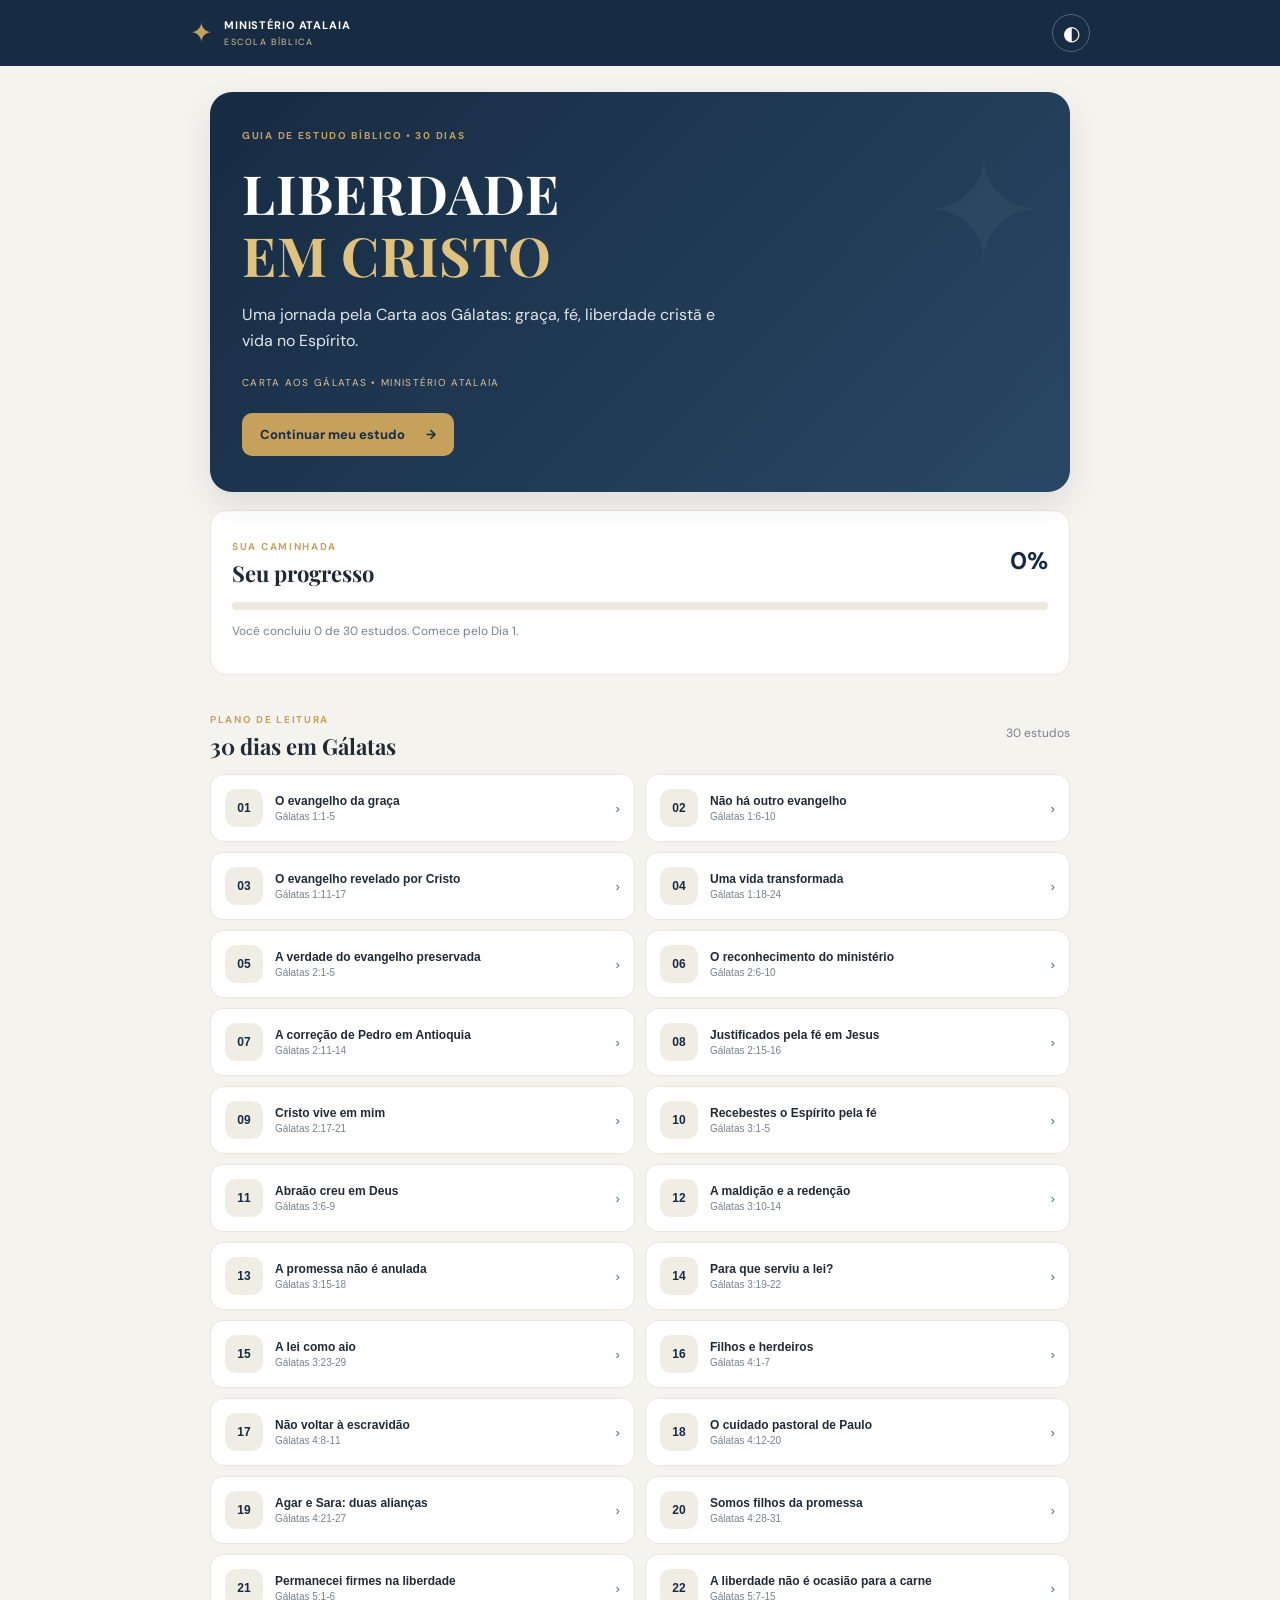
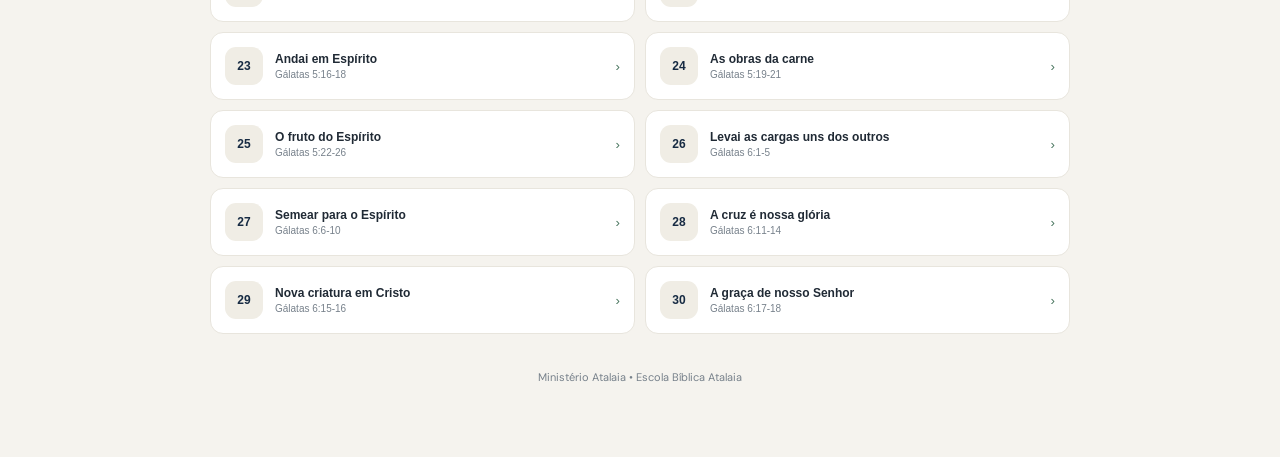
<file: galatas.html>
<!doctype html>
<html lang="pt-BR">
<head>
<meta charset="utf-8">
<meta name="viewport" content="width=device-width,initial-scale=1">
<meta name="theme-color" content="#172b43">
<meta name="description" content="Plano de estudo bíblico de 30 dias na Carta aos Gálatas — Ministério Atalaia.">
<title>Gálatas — Liberdade em Cristo | Ministério Atalaia</title>
<style>
@import url('https://fonts.googleapis.com/css2?family=DM+Sans:wght@400;500;600;700&family=Playfair+Display:wght@500;600;700&display=swap');
:root{--navy:#172b43;--navy2:#203b59;--gold:#c6a15b;--paper:#f5f3ee;--card:#fff;--ink:#202a35;--muted:#77818b;--line:#e8e5dd;--soft:#f8f6f1;--green:#47745d}
*{box-sizing:border-box}body{margin:0;background:var(--paper);color:var(--ink);font-family:'DM Sans',sans-serif;line-height:1.6}.topbar{height:66px;background:var(--navy);color:#fff;display:flex;align-items:center;justify-content:space-between;padding:0 max(20px,calc((100% - 900px)/2));position:sticky;top:0;z-index:5}.brand{display:flex;align-items:center;gap:10px;color:#fff;text-decoration:none;letter-spacing:.08em;font-size:11px}.brand small{display:block;color:#d8c49b;font-size:9px;letter-spacing:.18em}.brand-mark{color:var(--gold);font-size:27px}.icon-btn{border:1px solid #53667b;color:white;background:transparent;border-radius:50%;width:38px;height:38px;font-size:20px;cursor:pointer}main{max-width:900px;margin:auto;padding:26px 20px 60px}.view{display:none}.view.active{display:block}.hero{background:linear-gradient(135deg,#172b43,#294764);border-radius:22px;padding:36px 32px;color:#fff;position:relative;overflow:hidden;box-shadow:0 12px 30px #172b431c}.hero:after{content:"✦";position:absolute;right:28px;top:8px;font-size:140px;color:#ffffff0b}.eyebrow,.section-kicker,.card-label{font-size:10px;letter-spacing:.17em;font-weight:700;color:var(--gold)}h1,h2{font-family:'Playfair Display',serif;line-height:1.15}.hero h1{font-size:clamp(34px,7vw,54px);margin:18px 0 12px;letter-spacing:.015em}.hero h1 em{font-style:normal;color:#e0c27f}.hero p{max-width:480px;color:#e0e6eb;margin-bottom:22px}.hero-meta{font-size:10px;letter-spacing:.13em;color:#d8c49b;margin-bottom:22px}.primary-btn,.secondary-btn{border:0;border-radius:10px;padding:13px 18px;font:700 13px 'DM Sans';cursor:pointer}.primary-btn{background:var(--gold);color:#172b43}.primary-btn span{margin-left:18px}.secondary-btn{background:#eae6dc;color:var(--navy)}.progress-card,.content-card{background:var(--card);border:1px solid var(--line);border-radius:16px;padding:21px;margin-top:18px}.progress-heading,.section-heading{display:flex;align-items:center;justify-content:space-between}.progress-heading h2,.section-heading h2{font-size:22px;margin:3px 0}.progress-heading strong{font-size:24px;color:var(--navy)}.progress-track{height:8px;background:#ece9e1;border-radius:10px;overflow:hidden;margin:13px 0 8px}.progress-track span{display:block;height:100%;width:0;background:var(--green);border-radius:10px;transition:width .25s}.progress-card p,.muted{color:var(--muted);font-size:12px}.section-heading{margin:30px 0 12px}.day-list{display:grid;grid-template-columns:repeat(2,minmax(0,1fr));gap:10px}.day-item{background:var(--card);border:1px solid var(--line);border-radius:13px;padding:14px;display:flex;align-items:center;gap:12px;text-align:left;cursor:pointer;color:var(--ink);width:100%}.day-item:hover{border-color:var(--gold)}.day-number{width:38px;height:38px;border-radius:11px;background:#f0ede5;color:var(--navy);display:grid;place-items:center;font-weight:700;font-size:12px;flex-shrink:0}.day-item.done .day-number{background:#e3eee7;color:var(--green)}.day-info strong{display:block;font-size:12px}.day-info small{display:block;color:var(--muted);font-size:10px;margin-top:3px}.day-check{margin-left:auto;color:var(--green)}footer{text-align:center;color:var(--muted);font-size:11px;padding:35px 0 10px}.back-btn{border:0;background:transparent;color:var(--navy);font-weight:700;padding:5px 0 18px;cursor:pointer}.study-topline{display:flex;align-items:center;gap:12px}.pill{background:#e8e1d2;color:#6e5528;border-radius:30px;padding:5px 11px;font-size:10px;font-weight:700;letter-spacing:.1em}.study-title{font-size:clamp(30px,6vw,42px);margin:16px 0 5px;color:var(--navy)}.study-reference{color:var(--muted);margin:0 0 18px}.study-content{max-width:720px}.content-card{padding:22px;margin:13px 0}.content-card h2{font-size:21px;margin:7px 0 10px;color:var(--navy)}.content-card p{font-size:14px;margin:8px 0}.reference-box{padding:12px 14px;background:var(--soft);border-left:3px solid var(--gold);font-weight:700;color:var(--navy);margin:12px 0}.content-card label{display:block;font-size:12px;font-weight:700;margin:16px 0 7px;color:var(--navy)}textarea{width:100%;resize:vertical;border:1px solid var(--line);border-radius:10px;padding:12px;font:13px/1.6 'DM Sans';background:#fff;color:#202a35}textarea:focus{outline:2px solid #c6a15b66;border-color:var(--gold)}.tiny-note{font-size:10px!important;color:var(--muted)}.explain-point{padding:10px 0;border-bottom:1px solid var(--line);font-size:14px}.explain-point:last-child{border:0}.memory-verse{font-family:'Playfair Display',serif;font-size:18px!important;color:var(--navy)}.scripture-text{background:var(--soft);border:1px solid var(--line);border-radius:12px;padding:14px 16px;margin:14px 0}.scripture-verse{display:grid;grid-template-columns:25px 1fr;gap:8px;padding:7px 0;border-bottom:1px solid var(--line);font-size:14px;line-height:1.75}.scripture-verse:last-child{border:0}.scripture-verse sup{color:#9a793d;font-weight:700;font-size:10px;padding-top:3px}.scripture-status{color:var(--muted);font-size:12px}.scripture-error{color:#a33b32;font-size:13px}.dark .scripture-text{background:#26394c}.verse-ref{font-size:11px;color:#8a6b32;font-weight:700}.question{font-size:13px;font-weight:600;margin:13px 0 5px}.prayer-card{background:#f0eee7}.study-actions{display:flex;gap:8px;align-items:center;justify-content:space-between;flex-wrap:wrap;margin-top:18px}.study-actions .primary-btn{flex:1}.dark{--paper:#101b28;--card:#1b2b3b;--ink:#edf0f2;--muted:#aab4bd;--line:#344454;--soft:#243649}.dark .day-item,.dark textarea{background:#1b2b3b;color:#edf0f2}.dark .day-number{background:#2b4054;color:#e4c987}.dark .content-card h2,.dark .study-title,.dark .reference-box{color:#e7d3a5}.dark .reference-box,.dark .prayer-card{background:#26394c}.dark .secondary-btn{background:#34485b;color:#fff}.dark .progress-track{background:#344454}
@media(max-width:560px){main{padding:17px 14px 40px}.hero{padding:28px 22px}.day-list{grid-template-columns:1fr}.progress-card,.content-card{padding:17px}.study-actions{display:grid;grid-template-columns:1fr 1fr}.study-actions .primary-btn{grid-column:1/-1;grid-row:1}.study-actions #prevBtn{grid-column:1}.study-actions #nextBtn{grid-column:2}.hero h1{font-size:37px}}
</style>
</head>
<body>
<header class="topbar">
<a class="brand" href="#" id="homeLink" aria-label="Início"><span class="brand-mark">✦</span><span><strong>MINISTÉRIO ATALAIA</strong><small>ESCOLA BÍBLICA</small></span></a>
<button class="icon-btn" id="themeBtn" aria-label="Alternar tema" title="Alternar tema">◐</button>
</header>
<main>
<section id="homeView" class="view active">
<section class="hero">
<div class="eyebrow">GUIA DE ESTUDO BÍBLICO • 30 DIAS</div>
<h1>LIBERDADE<br><em>EM CRISTO</em></h1>
<p>Uma jornada pela Carta aos Gálatas: graça, fé, liberdade cristã e vida no Espírito.</p>
<div class="hero-meta">CARTA AOS GÁLATAS • MINISTÉRIO ATALAIA</div>
<button class="primary-btn" id="continueBtn">Continuar meu estudo <span>→</span></button>
</section>
<section class="progress-card">
<div class="progress-heading"><div><span class="section-kicker">SUA CAMINHADA</span><h2>Seu progresso</h2></div><strong id="progressPercent">0%</strong></div>
<div class="progress-track"><span id="progressBar"></span></div>
<p id="progressText">Você ainda não concluiu nenhum estudo. Comece pelo Dia 1.</p>
</section>
<div class="section-heading"><div><span class="section-kicker">PLANO DE LEITURA</span><h2>30 dias em Gálatas</h2></div><span class="muted">30 estudos</span></div>
<div id="dayList" class="day-list"></div>
<footer>Ministério Atalaia • Escola Bíblica Atalaia</footer>
</section>
<section id="studyView" class="view">
<button class="back-btn" id="backBtn">← Voltar ao plano</button>
<div class="study-topline"><span id="studyDayLabel" class="pill">DIA 1</span><span id="studyWeek" class="muted"></span></div>
<h1 id="studyTitle" class="study-title"></h1><p id="studyReference" class="study-reference"></p>
<div class="study-content">
<article class="content-card scripture-card"><div class="card-label">01 • LEITURA BÍBLICA</div><h2>Texto bíblico</h2><p id="readingIntro"></p><div class="reference-box" id="readingReference"></div><div id="scriptureText" class="scripture-text" aria-live="polite"><p>O texto bíblico será carregado automaticamente.</p></div><p id="scriptureCopyright" class="tiny-note">Texto bíblico disponibilizado pela API Midvash. Requer conexão com a internet.</p></article>
<article class="content-card"><div class="card-label">02 • CONTEXTO</div><h2>Entendendo o contexto</h2><p id="contextText"></p></article>
<article class="content-card"><div class="card-label">03 • EXPLICAÇÃO BÍBLICA</div><h2>O que o texto ensina?</h2><div id="explanationText"></div></article>
<article class="content-card"><div class="card-label">04 • PARA A VIDA</div><h2>Aplicação prática</h2><p id="applicationText"></p></article>
<article class="content-card"><div class="card-label">05 • MEMORIZAÇÃO</div><h2>Guarde a Palavra</h2><p class="memory-verse" id="memoryText"></p><p class="verse-ref" id="memoryReference"></p></article>
<article class="content-card"><div class="card-label">06 • REFLEXÃO</div><h2>Pense e responda</h2><div id="questions"></div><label for="notesInput">Minhas anotações</label><textarea id="notesInput" rows="5" placeholder="Registre aqui suas respostas, aprendizados e decisões..."></textarea><p class="tiny-note">Suas anotações ficam salvas neste navegador e dispositivo.</p><button class="secondary-btn" id="saveNotesBtn">Salvar minhas anotações</button></article>
<article class="content-card prayer-card"><div class="card-label">07 • ORAÇÃO</div><h2>Fale com Deus</h2><p id="prayerText"></p></article>
<div class="study-actions"><button class="secondary-btn" id="prevBtn">← Anterior</button><button class="primary-btn" id="completeBtn">Marcar como concluído ✓</button><button class="secondary-btn" id="nextBtn">Próximo →</button></div>
</div>
<footer>Ministério Atalaia • Crescendo na graça e no conhecimento de Cristo</footer>
</section>
</main>
<script>
const studies = [
{day:1,title:"O evangelho da graça",ref:"Gálatas 1:1-5",week:"Semana 1 • O evangelho verdadeiro",intro:"Leia a saudação de Paulo e observe como a graça e a paz de Deus estão ligadas à obra de Jesus Cristo.",context:"Paulo escreve às igrejas da Galácia para defender a mensagem do evangelho. Desde a saudação, ele destaca que seu apostolado vem de Deus e que Cristo se entregou por nossos pecados.",points:["A autoridade do apostolado de Paulo não procede de homens, mas de Jesus Cristo e de Deus Pai.","A morte de Cristo é apresentada como entrega voluntária por nossos pecados.","A libertação do presente século mau acontece segundo a vontade de Deus.","A glória pertence a Deus, e não ao mérito humano."],application:"Comece sua leitura reconhecendo que a salvação é iniciativa de Deus. A vida cristã nasce da graça recebida em Cristo, não da tentativa de conquistar o favor divino.",memory:"Graça e paz da parte de Deus Pai e de nosso Senhor Jesus Cristo.",memoryRef:"Gálatas 1:3 — leia o versículo na tradução bíblica de sua preferência.",questions:["De onde Paulo afirma ter recebido seu chamado?","O que Cristo fez por nossos pecados?","Como a graça muda a maneira de você se aproximar de Deus?"],prayer:"Pai, obrigado pela graça revelada em Jesus. Ensina-me a descansar na obra de Cristo e a viver para a tua glória. Amém."},
{day:2,title:"Não há outro evangelho",ref:"Gálatas 1:6-10",week:"Semana 1 • O evangelho verdadeiro",intro:"Leia a advertência de Paulo contra qualquer mensagem que distorça o evangelho de Cristo.",context:"Paulo demonstra surpresa porque os gálatas estavam se afastando daquele que os chamou pela graça. Algumas pessoas perturbavam a igreja e queriam alterar a mensagem recebida.",points:["O afastamento do evangelho verdadeiro é uma questão espiritual séria.","Não basta uma mensagem parecer religiosa; ela precisa permanecer fiel a Cristo.","Paulo rejeita qualquer evangelho diferente daquele que foi anunciado.","A fidelidade a Deus deve estar acima da busca pela aprovação humana."],application:"Compare todo ensino com as Escrituras. Não aceite uma mensagem apenas porque é popular, eloquente ou apresentada por alguém influente.",memory:"Se alguém vos anunciar outro evangelho além do que já recebestes, seja anátema.",memoryRef:"Gálatas 1:9 — confira a redação na sua Bíblia.",questions:["Por que Paulo ficou admirado com os gálatas?","O que significa distorcer o evangelho?","Em quais situações a aprovação das pessoas pode competir com a fidelidade a Deus?"],prayer:"Senhor, guarda meu coração de todo ensino que afaste de Cristo. Dá-me amor pela verdade e discernimento para permanecer no evangelho. Amém."},
{day:3,title:"O evangelho revelado por Cristo",ref:"Gálatas 1:11-17",week:"Semana 1 • O evangelho verdadeiro",intro:"Observe como Paulo explica a origem da mensagem que pregava e recorda sua antiga vida.",context:"Paulo lembra que antes perseguia a igreja e procurava destruí-la. Sua transformação não foi resultado de uma promoção humana, mas da ação e do chamado de Deus.",points:["O evangelho anunciado por Paulo não foi inventado para agradar pessoas.","Paulo reconhece a profundidade de sua antiga oposição à igreja.","Deus o separou e o chamou por sua graça.","A revelação de Jesus transformou a direção de sua vida."],application:"Seu passado não precisa determinar seu futuro em Cristo. A graça de Deus pode transformar pessoas e redirecionar suas capacidades para o serviço do Reino.",memory:"Aprouve a Deus... revelar seu Filho em mim.",memoryRef:"Gálatas 1:15-16 — leia o trecho completo.",questions:["Como Paulo descreve sua vida antes de conhecer a Cristo?","A quem Paulo atribui sua transformação?","Que área da sua vida precisa ser colocada sob a direção de Cristo?"],prayer:"Deus, obrigado porque tua graça alcança pessoas e transforma histórias. Revela Cristo em minha vida e conduz meus passos segundo tua vontade. Amém."},
{day:4,title:"Uma vida transformada",ref:"Gálatas 1:18-24",week:"Semana 1 • O evangelho verdadeiro",intro:"Leia sobre os primeiros contatos de Paulo com os apóstolos e a reação das igrejas da Judeia.",context:"Depois de um período, Paulo foi a Jerusalém e encontrou Pedro e Tiago. As igrejas que antes conheciam sua perseguição passaram a ouvir que aquele homem agora anunciava a fé que procurava destruir.",points:["A transformação de Paulo tornou-se conhecida entre os irmãos.","O testemunho cristão aponta para a ação de Deus na vida humana.","Paulo não apresenta sua história para receber glória, mas para evidenciar a graça divina.","A igreja glorificava a Deus pelo que havia acontecido."],application:"Permita que sua nova vida seja percebida em atitudes concretas. Um testemunho coerente não busca exaltar a pessoa, mas glorificar a Deus.",memory:"E glorificavam a Deus a meu respeito.",memoryRef:"Gálatas 1:24 — confira o texto na sua Bíblia.",questions:["Como a igreja reagiu à transformação de Paulo?","Quem recebeu a glória pelo que aconteceu?","Que mudança prática pode tornar seu testemunho mais coerente?"],prayer:"Senhor, que minha vida aponte para ti. Transforma minhas atitudes e que as pessoas reconheçam tua graça em mim. Amém."},
{day:5,title:"A verdade do evangelho preservada",ref:"Gálatas 2:1-5",week:"Semana 1 • O evangelho verdadeiro",intro:"Leia a ida de Paulo a Jerusalém e sua preocupação em preservar a verdade do evangelho.",context:"Paulo relata que foi a Jerusalém com Barnabé e Tito. A presença de Tito, um gentio, tornou-se importante na discussão sobre a necessidade ou não da circuncisão para os não judeus.",points:["A mensagem do evangelho foi apresentada e examinada diante das lideranças.","Tito não foi obrigado a se circuncidar como condição para pertencer a Cristo.","Falsos irmãos procuravam introduzir escravidão onde havia liberdade em Cristo.","Paulo não cedeu à pressão que comprometeria a verdade do evangelho."],application:"Não acrescente exigências humanas à obra suficiente de Cristo. A comunhão cristã deve ser construída sobre o evangelho, sem transformar costumes em condição de salvação.",memory:"A verdade do evangelho permanecesse entre vós.",memoryRef:"Gálatas 2:5 — leia o versículo completo.",questions:["Qual era a questão envolvendo Tito?","Por que Paulo resistiu à pressão dos falsos irmãos?","Que tradições podem ser confundidas com exigências para a salvação?"],prayer:"Pai, ajuda-me a permanecer na verdade do evangelho. Livra-me de impor aos outros aquilo que Cristo não estabeleceu como condição de salvação. Amém."},
{day:6,title:"O reconhecimento do ministério",ref:"Gálatas 2:6-10",week:"Semana 2 • Justificação pela fé",intro:"Observe o reconhecimento do ministério de Paulo e o acordo entre os apóstolos.",context:"Paulo afirma que os líderes de Jerusalém reconheceram a graça que lhe havia sido concedida. Houve reconhecimento de diferentes campos de serviço, sem alteração do evangelho anunciado.",points:["Deus não julga as pessoas pela aparência ou posição humana.","Os apóstolos reconheceram a missão confiada a Paulo entre os gentios.","A graça de Deus sustenta diferentes serviços na mesma missão.","A lembrança dos pobres permaneceu como compromisso prático."],application:"Valorize a diversidade de dons e ministérios sem transformar diferenças de atuação em competição. A fidelidade a Cristo deve produzir cuidado com os necessitados.",memory:"Recomendando-nos somente que nos lembrássemos dos pobres.",memoryRef:"Gálatas 2:10 — confira o texto na sua Bíblia.",questions:["O que os líderes reconheceram no ministério de Paulo?","Qual compromisso prático foi lembrado?","Como sua fé pode se expressar em cuidado com pessoas necessitadas?"],prayer:"Senhor, ensina-me a servir com humildade, reconhecer a obra que realizas em outros irmãos e demonstrar o evangelho por meio do cuidado. Amém."},
{day:7,title:"A correção de Pedro em Antioquia",ref:"Gálatas 2:11-14",week:"Semana 2 • Justificação pela fé",intro:"Leia o episódio em que Paulo confronta Pedro por sua atitude diante dos gentios.",context:"Pedro comia com cristãos gentios, mas se afastou deles quando chegaram pessoas ligadas à circuncisão. Sua atitude influenciou outros e não correspondia à verdade do evangelho.",points:["Até líderes respeitados podem agir de maneira incoerente.","O medo da opinião de um grupo pode levar à dissimulação.","A comunhão em Cristo não deve ser negada por distinções étnicas ou cerimoniais.","A conduta dos líderes influencia a comunidade."],application:"Examine se suas atitudes combinam com aquilo que você confessa crer. Não trate irmãos como inferiores por origem, condição social ou costumes.",memory:"Não andavam bem e direitamente conforme a verdade do evangelho.",memoryRef:"Gálatas 2:14 — leia o versículo completo.",questions:["Por que Pedro se afastou dos gentios?","Como sua atitude afetou os demais?","Existe alguma preferência pessoal que prejudica sua comunhão com irmãos?"],prayer:"Deus, dá-me coragem para viver de acordo com a verdade. Livra-me do medo das pessoas e ensina-me a tratar todos com amor e dignidade. Amém."},
{day:8,title:"Justificados pela fé em Jesus",ref:"Gálatas 2:15-16",week:"Semana 2 • Justificação pela fé",intro:"Leia a afirmação central de Paulo sobre a justificação pela fé em Jesus Cristo.",context:"Paulo explica que ninguém é declarado justo diante de Deus pelas obras da lei. A justificação é recebida pela fé em Jesus Cristo, e não conquistada por desempenho religioso.",points:["A lei não é apresentada como meio de justificação do pecador.","A fé em Jesus Cristo é central para a justificação.","Obras humanas não podem substituir a obra redentora de Cristo.","A salvação exclui a vanglória e conduz à dependência de Deus."],application:"Abandone tanto o orgulho religioso quanto o desespero de tentar merecer a salvação. Confie em Cristo e deixe que a obediência seja fruto da fé.",memory:"O homem não é justificado pelas obras da lei, mas pela fé em Jesus Cristo.",memoryRef:"Gálatas 2:16 — memorize a ideia central e confira a redação bíblica.",questions:["O que Paulo diz sobre as obras da lei?","Em quem está fundamentada a justificação?","Você tem confiado em Cristo ou em seu próprio desempenho?"],prayer:"Senhor Jesus, minha esperança está em ti. Ensina-me a viver pela fé, com gratidão pela graça e obediência que nasce do amor. Amém."},
{day:9,title:"Cristo vive em mim",ref:"Gálatas 2:17-21",week:"Semana 2 • Justificação pela fé",intro:"Medite na união com Cristo e na declaração de Paulo sobre viver pela fé.",context:"Paulo mostra que a vida cristã não consiste em reconstruir a confiança nas obras da lei. O crente foi crucificado com Cristo e vive agora pela fé no Filho de Deus.",points:["A graça não deve ser tratada como licença para o pecado.","Voltar a depender das obras como fundamento da justificação esvazia o sentido da graça.","A união com Cristo redefine a identidade do discípulo.","A vida presente é vivida pela fé no Filho de Deus, que amou e se entregou por nós."],application:"Pergunte diariamente o que significa Cristo viver em você. Suas escolhas, palavras e relacionamentos devem refletir essa nova identidade.",memory:"Já estou crucificado com Cristo; e vivo, não mais eu, mas Cristo vive em mim.",memoryRef:"Gálatas 2:20 — confira a redação na sua tradução.",questions:["O que significa estar crucificado com Cristo?","Como Paulo descreve a vida que agora vive?","Que atitude precisa mudar para refletir sua identidade em Cristo?"],prayer:"Jesus, obrigado porque me amaste e te entregaste por mim. Que minha vida seja conduzida pela fé e manifeste teu caráter. Amém."},
{day:10,title:"Recebestes o Espírito pela fé",ref:"Gálatas 3:1-5",week:"Semana 2 • Justificação pela fé",intro:"Leia as perguntas de Paulo aos gálatas sobre o início da caminhada cristã.",context:"Paulo questiona a incoerência de começar pelo Espírito e tentar aperfeiçoar a vida cristã pela carne. A experiência dos gálatas apontava para a ação de Deus recebida pela fé.",points:["A mensagem da cruz deve permanecer no centro da fé.","O Espírito foi recebido mediante a fé, não por obras da lei.","A caminhada cristã não deve trocar a dependência de Deus pela autossuficiência.","Deus continua agindo no meio de seu povo."],application:"Não dependa apenas de esforço pessoal para crescer espiritualmente. Busque a direção do Espírito Santo por meio da Palavra, da oração e da obediência.",memory:"Aquele, pois, que vos dá o Espírito, e que opera maravilhas entre vós...",memoryRef:"Gálatas 3:5 — leia o contexto completo.",questions:["Qual contradição Paulo aponta aos gálatas?","Como eles receberam o Espírito?","Em que área você tem tentado avançar sem depender de Deus?"],prayer:"Espírito Santo, conduz minha caminhada. Ensina-me a depender de Deus e a crescer na fé, sem confiar apenas na força humana. Amém."},
{day:11,title:"Abraão creu em Deus",ref:"Gálatas 3:6-9",week:"Semana 3 • Promessa e liberdade",intro:"Leia como Paulo utiliza o exemplo de Abraão para explicar a justiça que vem pela fé.",context:"Paulo recorre às Escrituras para mostrar que Abraão creu em Deus e isso lhe foi imputado como justiça. A bênção prometida alcança as nações por meio da fé.",points:["A fé de Abraão é apresentada como exemplo de confiança em Deus.","Os que vivem pela fé são identificados como filhos de Abraão nesse argumento.","A Escritura anunciava a bênção das nações.","A promessa de Deus aponta para a inclusão dos povos pela fé."],application:"Aprenda com Abraão a confiar na promessa de Deus mesmo quando ainda não consegue enxergar todo o caminho. A fé bíblica se apoia no caráter daquele que promete.",memory:"Os que são da fé são benditos com o crente Abraão.",memoryRef:"Gálatas 3:9 — confira a passagem na sua Bíblia.",questions:["O que foi imputado a Abraão como justiça?","Quem é chamado filho de Abraão nesse argumento?","Como você pode demonstrar confiança nas promessas de Deus?"],prayer:"Pai, fortalece minha fé. Ajuda-me a confiar em tua Palavra e a viver como alguém que recebeu tua promessa pela fé em Cristo. Amém."},
{day:12,title:"A maldição e a redenção",ref:"Gálatas 3:10-14",week:"Semana 3 • Promessa e liberdade",intro:"Observe o contraste entre a maldição da lei e a redenção realizada por Cristo.",context:"Paulo argumenta que depender das obras da lei coloca a pessoa diante da exigência de praticar tudo o que nela está escrito. Cristo, porém, tornou-se maldição por nós para que a bênção de Abraão alcançasse os gentios.",points:["A lei revela a seriedade da exigência divina.","A incapacidade humana de cumprir perfeitamente a lei evidencia a necessidade de redenção.","Cristo assumiu a maldição em favor dos pecadores.","A bênção prometida e o recebimento do Espírito estão ligados à fé."],application:"Contemple o custo da redenção. A cruz não deve ser tratada como detalhe da fé, mas como fundamento da gratidão, da adoração e de uma vida transformada.",memory:"Cristo nos resgatou da maldição da lei, fazendo-se maldição por nós.",memoryRef:"Gálatas 3:13 — leia também o versículo 14.",questions:["Qual é o contraste apresentado por Paulo?","O que Cristo fez por nós?","Como a compreensão da cruz transforma sua gratidão e suas escolhas?"],prayer:"Senhor Jesus, obrigado por tua obra redentora. Que eu nunca trate tua cruz como algo comum, mas viva em gratidão e fidelidade. Amém."},
{day:13,title:"A promessa não é anulada",ref:"Gálatas 3:15-18",week:"Semana 3 • Promessa e liberdade",intro:"Leia a explicação de Paulo sobre a promessa feita a Abraão e sua relação com a lei.",context:"Paulo utiliza uma comparação com um pacto humano confirmado para mostrar que a lei, vinda depois, não anulou a promessa anteriormente estabelecida por Deus.",points:["A promessa de Deus precede a entrega da lei no argumento de Paulo.","A lei não anula o compromisso divino com a promessa.","A herança é apresentada como resultado da promessa, não como salário de obras.","A promessa encontra seu cumprimento em Cristo."],application:"Construa sua esperança no caráter fiel de Deus. Circunstâncias e tempos mudam, mas a fidelidade divina não é anulada.",memory:"Deus deu a Abraão pela promessa.",memoryRef:"Gálatas 3:18 — leia o versículo completo.",questions:["Qual é a relação entre a promessa e a lei?","A lei anulou a promessa?","Como a fidelidade de Deus sustenta sua esperança?"],prayer:"Pai, obrigado porque és fiel às tuas promessas. Ajuda-me a confiar em Cristo e a caminhar com esperança. Amém."},
{day:14,title:"Para que serviu a lei?",ref:"Gálatas 3:19-22",week:"Semana 3 • Promessa e liberdade",intro:"Leia a explicação de Paulo sobre a função da lei e sua relação com a promessa.",context:"Paulo responde à pergunta sobre a finalidade da lei. Ela foi acrescentada por causa das transgressões, até que viesse o descendente a quem a promessa se referia. A Escritura encerra todos debaixo do pecado para que a promessa seja recebida pela fé.",points:["A lei teve uma função dentro da história da redenção.","A lei não é contrária às promessas de Deus.","A Escritura evidencia a realidade universal do pecado.","A promessa é concedida aos que creem em Jesus Cristo."],application:"Não use a lei para alimentar orgulho espiritual nem a despreze. Leia-a dentro do propósito das Escrituras e reconheça sua necessidade da graça de Cristo.",memory:"A Escritura encerrou tudo debaixo do pecado, para que a promessa pela fé em Jesus Cristo fosse dada aos crentes.",memoryRef:"Gálatas 3:22 — confira a redação na sua Bíblia.",questions:["Por que a lei foi acrescentada?","A lei contradiz as promessas de Deus?","O que a Escritura revela sobre a condição humana?"],prayer:"Deus, dá-me entendimento para ler tua Palavra com reverência. Que eu reconheça minha necessidade de Cristo e receba tua promessa pela fé. Amém."},
{day:15,title:"A lei como aio",ref:"Gálatas 3:23-29",week:"Semana 3 • Promessa e liberdade",intro:"Observe a imagem do aio e a nova condição daqueles que pertencem a Cristo.",context:"Paulo descreve a lei como um aio que conduziu até Cristo. Pela fé, os que pertencem a Jesus são filhos de Deus e revestidos de Cristo, formando uma unidade que ultrapassa distinções sociais e étnicas.",points:["A lei exerceu uma função de condução até Cristo.","A justificação vem pela fé.","Em Cristo, os crentes recebem a condição de filhos de Deus.","A unidade em Cristo não apaga a diversidade humana, mas impede que ela seja motivo de superioridade espiritual.","Os que pertencem a Cristo são herdeiros segundo a promessa."],application:"Trate os irmãos como membros da mesma família da fé. Não permita que origem, posição social ou outras diferenças se tornem motivo de desprezo.",memory:"Todos vós sois um em Cristo Jesus.",memoryRef:"Gálatas 3:28 — leia o contexto.",questions:["Qual era a função do aio na comparação de Paulo?","O que significa estar revestido de Cristo?","Como a unidade em Cristo deve afetar a maneira de tratar outras pessoas?"],prayer:"Pai, obrigado por nos receberes em Cristo. Ensina-me a viver em unidade, humildade e amor com todos os que pertencem a Jesus. Amém."},
{day:16,title:"Filhos e herdeiros",ref:"Gálatas 4:1-7",week:"Semana 4 • Filhos e liberdade",intro:"Leia a comparação entre o herdeiro menor de idade e a adoção dos filhos de Deus.",context:"Paulo explica que, no tempo determinado, Deus enviou seu Filho, nascido de mulher e sob a lei, para resgatar os que estavam debaixo da lei e conceder-lhes adoção de filhos.",points:["Deus agiu no tempo determinado.","O Filho veio ao mundo e se submeteu à condição humana e à lei.","Cristo realizou a redenção para que recebêssemos adoção.","O Espírito do Filho clama em nosso coração: Aba, Pai.","O crente não é apresentado como escravo, mas como filho e herdeiro."],application:"Aproxime-se de Deus com confiança filial, sem perder a reverência. Sua identidade em Cristo deve produzir segurança, gratidão e obediência.",memory:"Deus enviou aos nossos corações o Espírito de seu Filho, que clama: Aba, Pai.",memoryRef:"Gálatas 4:6 — confira a passagem completa.",questions:["Por que Deus enviou seu Filho?","O que a adoção muda na relação com Deus?","Você se aproxima de Deus como filho amado ou como alguém tentando comprar aceitação?"],prayer:"Aba, Pai, obrigado por me receberes em Cristo. Ensina-me a viver na liberdade e na responsabilidade de filho. Amém."},
{day:17,title:"Não voltar à escravidão",ref:"Gálatas 4:8-11",week:"Semana 4 • Filhos e liberdade",intro:"Leia a preocupação de Paulo com o retorno dos gálatas a práticas que os escravizavam.",context:"Paulo recorda que os gálatas antes não conheciam a Deus e serviam a falsos deuses. Agora, tendo conhecido a Deus — ou melhor, sendo conhecidos por ele —, corriam o risco de voltar a uma condição de escravidão.",points:["A antiga vida dos gálatas estava ligada a falsos deuses.","Conhecer a Deus é também ser conhecido por ele.","Paulo questiona o retorno a práticas que escravizam.","A observância de dias e tempos como fundamento de aceitação é motivo de preocupação no contexto."],application:"Não substitua a comunhão com Deus por uma religião baseada em medo, aparência ou confiança em rituais. Práticas espirituais devem conduzir à fidelidade, não à escravidão.",memory:"Agora, conhecendo a Deus, ou antes, sendo conhecidos de Deus...",memoryRef:"Gálatas 4:9 — leia o versículo completo.",questions:["Como Paulo descreve a antiga condição dos gálatas?","Por que ele se preocupa com o retorno deles?","Há algum hábito religioso que ocupa o lugar da confiança em Deus?"],prayer:"Senhor, guarda-me de voltar às antigas escravidões. Que minha fé seja relacionamento verdadeiro contigo e não apenas aparência religiosa. Amém."},
{day:18,title:"O cuidado pastoral de Paulo",ref:"Gálatas 4:12-20",week:"Semana 4 • Filhos e liberdade",intro:"Leia o apelo pessoal de Paulo e perceba o amor pastoral com que ele trata os gálatas.",context:"Paulo recorda a maneira como foi recebido pelos gálatas e expressa sua angústia diante da influência de outros mestres. Seu desejo é que Cristo seja formado neles.",points:["Paulo apela aos irmãos com proximidade e sinceridade.","A igreja havia demonstrado acolhimento ao apóstolo.","O zelo de outros pode ter motivações inadequadas.","O objetivo do cuidado pastoral é que Cristo seja formado nos discípulos."],application:"Cuide das pessoas com verdade e amor. O discipulado não busca controlar seguidores, mas conduzi-los à maturidade e à semelhança com Cristo.",memory:"Até que Cristo seja formado em vós.",memoryRef:"Gálatas 4:19 — confira a redação na sua Bíblia.",questions:["Como os gálatas receberam Paulo?","Qual era o objetivo do apóstolo para eles?","Como você pode ajudar alguém a crescer em Cristo sem buscar controle sobre essa pessoa?"],prayer:"Senhor Jesus, forma teu caráter em mim. Dá-me amor sincero pelos irmãos e ensina-me a cuidar das pessoas com verdade, paciência e humildade. Amém."},
{day:19,title:"Agar e Sara: duas alianças",ref:"Gálatas 4:21-27",week:"Semana 4 • Filhos e liberdade",intro:"Leia a alegoria de Agar e Sara e observe o contraste que Paulo estabelece.",context:"Paulo utiliza a história de Abraão, Agar e Sara para construir uma comparação entre escravidão e promessa. O texto deve ser lido considerando o argumento maior da carta sobre a liberdade em Cristo.",points:["Paulo convida os que querem estar debaixo da lei a considerar o que a própria lei diz.","Agar e Sara são utilizadas como figuras no argumento apostólico.","A comparação contrasta escravidão e liberdade, esforço humano e promessa.","A promessa de Deus sustenta a esperança do povo que lhe pertence."],application:"Leia as narrativas do Antigo Testamento com atenção ao contexto e ao modo como os apóstolos as utilizam. Não transforme a alegoria em justificativa para desprezar pessoas ou povos.",memory:"A Jerusalém que é de cima é livre; a qual é mãe de todos nós.",memoryRef:"Gálatas 4:26 — confira o texto na sua tradução.",questions:["Quais personagens aparecem na comparação?","Que contrastes Paulo apresenta?","Como esse trecho se relaciona com o tema da liberdade em Cristo?"],prayer:"Pai, dá-me entendimento das Escrituras e ajuda-me a viver na liberdade que vem da tua promessa. Amém."},
{day:20,title:"Somos filhos da promessa",ref:"Gálatas 4:28-31",week:"Semana 4 • Filhos e liberdade",intro:"Leia a conclusão da comparação entre os filhos da escrava e os filhos da livre.",context:"Paulo aplica a comparação aos seus leitores: eles são filhos da promessa. O apóstolo os chama a reconhecer a diferença entre viver em escravidão e permanecer na liberdade concedida por Deus.",points:["Os crentes são comparados a Isaque como filhos da promessa.","A oposição enfrentada por Isaque é lembrada no argumento.","Paulo conclui que os filhos da escrava não são herdeiros com o filho da livre.","O tema da herança prepara a exortação direta à liberdade no capítulo seguinte."],application:"Receba sua identidade a partir da promessa de Deus e não de rótulos humanos. A liberdade recebida deve conduzir a uma vida de confiança e fidelidade.",memory:"Não somos filhos da escrava, mas da livre.",memoryRef:"Gálatas 4:31 — confira o contexto.",questions:["Como Paulo identifica os crentes?","Qual é a conclusão da comparação?","Que identidade em Cristo precisa orientar suas decisões?"],prayer:"Deus, obrigado por tua promessa. Ajuda-me a viver como filho que confia em ti e permanece firme na liberdade de Cristo. Amém."},
{day:21,title:"Permanecei firmes na liberdade",ref:"Gálatas 5:1-6",week:"Semana 5 • A liberdade que serve",intro:"Leia a exortação de Paulo para permanecer na liberdade conquistada por Cristo.",context:"Depois de desenvolver seu argumento sobre promessa e adoção, Paulo apresenta uma conclusão prática: Cristo libertou os crentes para que permaneçam livres. Voltar à circuncisão como requisito de justificação comprometeria a compreensão da graça.",points:["A liberdade cristã é resultado da obra de Cristo.","Paulo adverte contra assumir a circuncisão como fundamento de justificação.","Buscar justificação pela lei significa abandonar a confiança na graça como fundamento.","A fé verdadeira opera pelo amor."],application:"Permaneça firme na suficiência de Cristo. Não transforme sinais externos ou desempenho religioso em motivo de superioridade ou fundamento de aceitação diante de Deus.",memory:"Estai, pois, firmes na liberdade com que Cristo nos libertou.",memoryRef:"Gálatas 5:1 — leia também os versículos 5 e 6.",questions:["Para que Cristo nos libertou?","Qual perigo Paulo identifica no retorno à circuncisão como requisito?","Como a fé se manifesta de maneira prática?"],prayer:"Senhor Jesus, firma-me na liberdade que conquistaste. Que minha fé opere pelo amor e não pelo orgulho religioso. Amém."},
{day:22,title:"A liberdade não é ocasião para a carne",ref:"Gálatas 5:7-15",week:"Semana 5 • A liberdade que serve",intro:"Observe o alerta contra influências que desviam da verdade e a orientação para servir em amor.",context:"Paulo lembra que os gálatas estavam correndo bem, mas foram impedidos por uma influência que os afastava da obediência à verdade. A liberdade cristã não é licença para satisfazer o egoísmo, mas oportunidade de servir.",points:["Uma influência equivocada pode interromper o progresso na fé.","A persuasão que afasta da verdade não procede daquele que chama os crentes.","A liberdade não deve ser usada como ocasião para a carne.","O amor resume o serviço ao próximo.","Morder e devorar uns aos outros destrói a comunidade."],application:"Use sua liberdade para amar e servir. Evite discussões que alimentam orgulho, divisões e feridas na comunidade cristã.",memory:"Pelo amor servi-vos uns aos outros.",memoryRef:"Gálatas 5:13 — confira o versículo completo.",questions:["O que impediu os gálatas de continuar correndo bem?","Como Paulo orienta o uso da liberdade?","Que atitude concreta pode expressar serviço em amor nesta semana?"],prayer:"Pai, livra-me do egoísmo e das contendas. Ensina-me a usar a liberdade em Cristo para amar, servir e edificar meus irmãos. Amém."},
{day:23,title:"Andai em Espírito",ref:"Gálatas 5:16-18",week:"Semana 5 • A liberdade que serve",intro:"Leia a orientação de Paulo sobre andar no Espírito e o conflito com os desejos da carne.",context:"Paulo apresenta o conflito entre a carne e o Espírito. A vida cristã não é conduzida pela satisfação de todo desejo, mas pela direção do Espírito de Deus.",points:["Andar no Espírito é a orientação central do trecho.","A carne e o Espírito apresentam desejos em oposição.","O conflito revela que o discípulo precisa de direção espiritual.","Ser guiado pelo Espírito está relacionado à liberdade em relação à lei como regime de condenação."],application:"Cultive uma caminhada diária de oração, Palavra e obediência. Não alimente deliberadamente aquilo que enfraquece sua comunhão com Deus.",memory:"Andai em Espírito, e não cumprireis a concupiscência da carne.",memoryRef:"Gálatas 5:16 — confira a redação na sua Bíblia.",questions:["Qual é a orientação de Paulo no versículo 16?","Que conflito é descrito no texto?","Que prática diária pode ajudar você a buscar a direção do Espírito?"],prayer:"Espírito Santo, guia meus pensamentos, desejos e atitudes. Fortalece-me para escolher aquilo que agrada a Deus. Amém."},
{day:24,title:"As obras da carne",ref:"Gálatas 5:19-21",week:"Semana 5 • A liberdade que serve",intro:"Leia a lista de comportamentos que Paulo identifica como obras da carne.",context:"Paulo apresenta exemplos de práticas que evidenciam uma vida dominada pelos desejos desordenados. A lista inclui pecados relacionados à sexualidade, idolatria, relacionamentos e falta de domínio próprio.",points:["As obras da carne são apresentadas como evidentes.","A lista abrange pecados pessoais e atitudes que ferem a comunidade.","Paulo adverte sobre a incompatibilidade dessas práticas com a herança do Reino de Deus.","O texto chama o leitor ao arrependimento e a uma vida conduzida pelo Espírito."],application:"Examine sua conduta com sinceridade diante de Deus. Confesse o pecado, busque ajuda espiritual madura quando necessário e abandone práticas que destroem sua comunhão com Deus e com o próximo.",memory:"Os que cometem tais coisas não herdarão o reino de Deus.",memoryRef:"Gálatas 5:21 — leia o contexto e a lista completa.",questions:["Que áreas da vida são atingidas pelas obras da carne?","Por que Paulo faz uma advertência tão séria?","Existe alguma atitude que você precisa confessar e abandonar?"],prayer:"Senhor, examina meu coração. Dá-me arrependimento verdadeiro e força para abandonar tudo o que se opõe à tua vontade. Amém."},
{day:25,title:"O fruto do Espírito",ref:"Gálatas 5:22-26",week:"Semana 5 • A liberdade que serve",intro:"Medite nas características do fruto do Espírito e no chamado para crucificar a carne.",context:"Em contraste com as obras da carne, Paulo descreve o fruto do Espírito. O singular fruto apresenta um conjunto de virtudes que devem caracterizar a vida daqueles que pertencem a Cristo.",points:["O fruto do Espírito inclui amor, alegria, paz, longanimidade, benignidade, bondade, fé, mansidão e temperança.","Essas virtudes contrastam com as obras da carne.","Os que pertencem a Cristo crucificaram a carne com suas paixões e concupiscências.","A vida no Espírito deve produzir também humildade e rejeição da vanglória."],application:"Peça ao Espírito Santo que forme essas virtudes em você. Avalie seu crescimento não apenas pelo conhecimento, mas também pelo caráter demonstrado nos relacionamentos.",memory:"Contra estas coisas não há lei.",memoryRef:"Gálatas 5:23 — leia Gálatas 5:22-26.",questions:["Quais virtudes compõem o fruto do Espírito?","Qual é o contraste entre o fruto e as obras da carne?","Qual dessas virtudes precisa amadurecer mais em sua vida?"],prayer:"Espírito Santo, produz em mim teu fruto. Forma o caráter de Cristo em minhas atitudes e relacionamentos. Amém."},
{day:26,title:"Levai as cargas uns dos outros",ref:"Gálatas 6:1-5",week:"Semana 6 • Uma comunidade restaurada",intro:"Leia as orientações sobre restauração, mansidão e responsabilidade pessoal.",context:"Paulo aplica a vida no Espírito à maneira como os irmãos tratam uns aos outros. Quem é surpreendido em alguma falta deve ser restaurado com espírito de mansidão, enquanto cada um vigia a si mesmo.",points:["A restauração deve ser conduzida com mansidão.","Quem corrige também deve vigiar para não cair em tentação.","Levar as cargas uns dos outros cumpre a lei de Cristo.","O orgulho espiritual impede uma avaliação honesta de si mesmo.","Cada pessoa também possui responsabilidade diante de Deus."],application:"Não exponha nem humilhe quem caiu. Procure restaurar com verdade, mansidão e responsabilidade, lembrando que todos dependem da graça.",memory:"Levai as cargas uns dos outros, e assim cumprireis a lei de Cristo.",memoryRef:"Gálatas 6:2 — confira o versículo na sua Bíblia.",questions:["Como deve acontecer a restauração de quem caiu?","O que significa levar as cargas uns dos outros?","Como você pode apoiar alguém sem assumir uma postura de superioridade?"],prayer:"Senhor, dá-me mansidão para restaurar, humildade para reconhecer minhas fraquezas e amor para carregar os fardos dos irmãos. Amém."},
{day:27,title:"Semear para o Espírito",ref:"Gálatas 6:6-10",week:"Semana 6 • Uma comunidade restaurada",intro:"Leia os princípios de generosidade, semeadura e perseverança na prática do bem.",context:"Paulo ensina sobre repartir com quem instrui na Palavra e apresenta o princípio de semear e colher. A vida orientada pelo Espírito deve perseverar em fazer o bem, especialmente aos da família da fé.",points:["A instrução na Palavra envolve responsabilidade e participação comunitária.","Deus não pode ser enganado; a semeadura produz consequências.","Semear para a carne conduz à corrupção; semear para o Espírito aponta para a vida eterna.","O cansaço não deve interromper a prática do bem.","A oportunidade deve ser aproveitada para fazer o bem a todos."],application:"Seja generoso com a obra de Deus e perseverante no serviço. Não avalie a fidelidade apenas por resultados imediatos; continue fazendo o bem.",memory:"Não nos cansemos de fazer bem.",memoryRef:"Gálatas 6:9 — leia os versículos 7-10.",questions:["Que princípio Paulo ensina com a imagem da semeadura?","Por que não devemos desanimar de fazer o bem?","Que boa obra você pode realizar de forma concreta?"],prayer:"Pai, ajuda-me a semear para o Espírito. Dá-me generosidade, perseverança e disposição para fazer o bem a todas as pessoas. Amém."},
{day:28,title:"A cruz é nossa glória",ref:"Gálatas 6:11-14",week:"Semana 6 • Uma comunidade restaurada",intro:"Observe a conclusão de Paulo sobre a cruz de Cristo e a rejeição da vanglória humana.",context:"Paulo chama atenção para as letras grandes com que escreve e denuncia aqueles que desejavam gloriar-se na carne dos outros. Sua própria glória está na cruz de Jesus Cristo.",points:["A aparência religiosa pode esconder motivações de autopromoção.","Paulo rejeita a vanglória baseada em sinais externos.","A cruz redefine os valores e a relação do cristão com o mundo.","A nova vida em Cristo é mais importante que o prestígio humano."],application:"Examine suas motivações no serviço cristão. Não busque reconhecimento por aparência, números ou status; faça da cruz o centro de sua fé.",memory:"Longe esteja de mim gloriar-me, a não ser na cruz de nosso Senhor Jesus Cristo.",memoryRef:"Gálatas 6:14 — confira a redação na sua tradução.",questions:["Do que alguns queriam se gloriar?","Em que Paulo colocava sua glória?","Como a cruz corrige suas ambições e prioridades?"],prayer:"Senhor Jesus, que minha glória esteja somente em tua cruz. Livra-me da vaidade e ensina-me a viver para ti. Amém."},
{day:29,title:"Nova criatura em Cristo",ref:"Gálatas 6:15-16",week:"Semana 6 • Uma comunidade restaurada",intro:"Leia a afirmação de Paulo sobre o que realmente importa na vida cristã.",context:"Paulo resume que nem a circuncisão nem a incircuncisão são o fundamento da nova condição diante de Deus. O que importa é ser nova criatura e caminhar segundo essa realidade.",points:["Sinais externos não substituem a transformação que Deus realiza.","A nova criação é central para a vida em Cristo.","A paz e a misericórdia são pronunciadas sobre os que seguem essa regra.","A identidade cristã não depende de marcas de superioridade humana."],application:"Busque transformação interior que apareça em atitudes. A fé cristã não se limita a sinais externos, mas alcança o coração e toda a maneira de viver.",memory:"Em Cristo Jesus nem a circuncisão nem a incircuncisão têm virtude alguma, mas sim o ser uma nova criatura.",memoryRef:"Gálatas 6:15 — confira a redação na sua Bíblia.",questions:["O que Paulo afirma ser realmente importante?","O que significa ser nova criatura?","Que evidência de transformação deve aparecer em sua vida?"],prayer:"Deus, faz de mim uma nova criatura em Cristo. Renova meu coração e conduz minha vida segundo tua vontade. Amém."},
{day:30,title:"A graça de nosso Senhor",ref:"Gálatas 6:17-18",week:"Semana 6 • Uma comunidade restaurada",intro:"Conclua a carta observando o testemunho de Paulo e sua bênção final.",context:"Paulo encerra mencionando as marcas que carregava por causa de Jesus e pronunciando a graça de Cristo sobre o espírito dos irmãos. A carta termina como começou: com a centralidade da graça.",points:["O serviço de Paulo a Cristo envolveu sofrimento e compromisso.","As marcas mencionadas apontam para seu testemunho e dedicação ao Senhor.","A bênção final deseja que a graça de Cristo esteja com os irmãos.","A mensagem de Gálatas chama a igreja a permanecer no evangelho da graça e na liberdade em Cristo."],application:"Ao concluir este plano, continue firme na graça. Estude toda a Escritura, permaneça em comunhão com a igreja e permita que a liberdade em Cristo produza amor, serviço e fruto espiritual.",memory:"A graça de nosso Senhor Jesus Cristo seja, irmãos, com o vosso espírito. Amém.",memoryRef:"Gálatas 6:18 — leia a conclusão da carta.",questions:["O que as marcas de Paulo testemunhavam?","Como a carta termina?","Que ensinamento de Gálatas você deseja praticar continuamente?"],prayer:"Senhor Jesus, obrigado pela tua graça e pela liberdade que temos em ti. Que tua Palavra permaneça em meu coração e produza uma vida de fé, amor e serviço. Amém."}
];

const $ = id => document.getElementById(id);
const KEY = "atalaia-galatas-v1";
let state;
try { state = JSON.parse(localStorage.getItem(KEY) || '{"done":[],"notes":{},"dark":false}'); }
catch { state = {done:[],notes:{},dark:false}; }
if(!Array.isArray(state.done)) state.done=[];
if(!state.notes || typeof state.notes!=="object") state.notes={};
let current=0;
function persist(){try{localStorage.setItem(KEY,JSON.stringify(state));}catch(e){console.warn("Não foi possível salvar neste navegador.",e);}}
function updateProgress(){
 const n=studies.filter(s=>state.done.includes(s.day)).length,p=Math.round(n/studies.length*100);
 $("progressPercent").textContent=p+"%";$("progressBar").style.width=p+"%";
 $("progressText").textContent=n===studies.length?"Parabéns! Você concluiu os 30 estudos em Gálatas. Continue crescendo na graça e no conhecimento de Cristo.":`Você concluiu ${n} de 30 estudos. ${n===0?"Comece pelo Dia 1.":"Continue firme em sua caminhada com Cristo."}`;
}
function renderDays(){
 $("dayList").innerHTML=studies.map(s=>`<button class="day-item ${state.done.includes(s.day)?"done":""}" data-day="${s.day-1}"><span class="day-number">${state.done.includes(s.day)?"✓":String(s.day).padStart(2,"0")}</span><span class="day-info"><strong>${s.title}</strong><small>${s.ref}</small></span><span class="day-check">${state.done.includes(s.day)?"✓":"›"}</span></button>`).join("");
 document.querySelectorAll(".day-item").forEach(b=>b.addEventListener("click",()=>openStudy(Number(b.dataset.day))));
 updateProgress();
}
function openStudy(i){
 current=Math.max(0,Math.min(studies.length-1,i));const s=studies[current];
 $("homeView").classList.remove("active");$("studyView").classList.add("active");
 $("studyDayLabel").textContent="DIA "+s.day;$("studyWeek").textContent=s.week;
 $("studyTitle").textContent=s.title;$("studyReference").textContent="Leitura bíblica: "+s.ref;
 $("readingIntro").textContent=s.intro;$("readingReference").textContent=s.ref+" • Carta aos Gálatas";
 loadScripture(s);
 $("contextText").textContent=s.context;
 $("explanationText").innerHTML=s.points.map(x=>`<div class="explain-point">• ${escapeHTML(x)}</div>`).join("");
 $("applicationText").textContent=s.application;$("memoryText").textContent=s.memory;$("memoryReference").textContent=s.memoryRef;
 $("questions").innerHTML=s.questions.map((q,n)=>`<div class="question">${n+1}. ${escapeHTML(q)}</div>`).join("");
 $("prayerText").textContent=s.prayer;$("notesInput").value=state.notes[s.day]||"";
 $("completeBtn").textContent=state.done.includes(s.day)?"Estudo concluído ✓":"Marcar como concluído ✓";
 $("prevBtn").disabled=current===0;$("nextBtn").disabled=current===studies.length-1;
 window.scrollTo({top:0,behavior:"smooth"});
}
const BIBLE_API="https://api.midvash.com/v1";
const BIBLE_VERSION="almeida-livre";
const scriptureCache=new Map();
async function loadScripture(study){
 const container=$("scriptureText"),credit=$("scriptureCopyright");
 container.innerHTML='<p class="scripture-status">Carregando o texto bíblico…</p>';
 credit.textContent="Tradução consultada: Bíblia Livre (Almeida 1819).";
 if(scriptureCache.has(study.ref)){renderScripture(scriptureCache.get(study.ref));return;}
 try{
  const match=study.ref.match(/^Gálatas\s+(\d+)(?::(\d+)(?:-(\d+))?)?$/i);
  if(!match)throw new Error("Referência bíblica não reconhecida.");
  const chapter=Number(match[1]),start=match[2]?Number(match[2]):1,end=match[3]?Number(match[3]):null;
  const response=await fetch(`${BIBLE_API}/${BIBLE_VERSION}/galatians/${chapter}`);
  if(!response.ok)throw new Error("Não foi possível consultar a fonte bíblica.");
  const body=await response.json();if(body.error)throw new Error(body.error.message||"Erro ao carregar a passagem.");
  const data=body.data||body;let verses=data.verses||[];
  if(!Array.isArray(verses)||!verses.length){if(data.text)verses=data.text.split(/\n+/).filter(Boolean);else throw new Error("A fonte não retornou os versículos esperados.");}
  const normalized=verses.map((item,index)=>typeof item==="string"?{number:index+1,text:item}:{number:Number(item.verse||item.number||item.verseNumber||index+1),text:item.text||item.content||""}).filter(v=>v.text);
  const selected=normalized.filter(v=>v.number>=start&&(end===null||v.number<=end));
  if(!selected.length)throw new Error("A passagem não foi encontrada nesta versão.");
  const result={verses:selected,reference:data.reference||study.ref,copyright:body.meta?.copyright||"Bíblia Livre (Almeida 1819) — consulte os termos da fonte."};
  scriptureCache.set(study.ref,result);renderScripture(result);
 }catch(error){
  container.innerHTML='<p class="scripture-error">Não foi possível carregar o texto bíblico automaticamente. Verifique sua conexão ou consulte a referência em sua Bíblia.</p>';
  const retry=document.createElement("button");retry.className="secondary-btn";retry.textContent="Tentar novamente";retry.addEventListener("click",()=>loadScripture(study));container.appendChild(retry);
  credit.textContent="Consulta externa: API Midvash. O carregamento depende da disponibilidade do serviço.";
  console.error(error);
 }
}
function renderScripture(result){
 $("scriptureText").innerHTML=result.verses.map(v=>`<div class="scripture-verse"><sup>${v.number}</sup><span>${escapeHTML(v.text)}</span></div>`).join("");
 $("scriptureCopyright").textContent=result.copyright;
}
function escapeHTML(value){return String(value).replace(/[&<>"']/g,char=>({"&":"&amp;","<":"&lt;",">":"&gt;",'"':"&quot;","'":"&#39;"}[char]));}
function showHome(){$("studyView").classList.remove("active");$("homeView").classList.add("active");renderDays();window.scrollTo({top:0,behavior:"smooth"});}
$("homeLink").addEventListener("click",e=>{e.preventDefault();showHome()});
$("backBtn").addEventListener("click",showHome);
$("continueBtn").addEventListener("click",()=>{const next=studies.findIndex(s=>!state.done.includes(s.day));openStudy(next<0?studies.length-1:next)});
$("prevBtn").addEventListener("click",()=>openStudy(current-1));
$("nextBtn").addEventListener("click",()=>openStudy(current+1));
$("completeBtn").addEventListener("click",()=>{const d=studies[current].day;if(!state.done.includes(d))state.done.push(d);persist();$("completeBtn").textContent="Estudo concluído ✓";renderDays()});
$("saveNotesBtn").addEventListener("click",()=>{const d=studies[current].day;state.notes[d]=$("notesInput").value;persist();$("saveNotesBtn").textContent="Salvo ✓";setTimeout(()=>$("saveNotesBtn").textContent="Salvar minhas anotações",1500)});
$("themeBtn").addEventListener("click",()=>{state.dark=!state.dark;document.body.classList.toggle("dark",state.dark);persist()});
if(state.dark)document.body.classList.add("dark");
renderDays();
</script>
</body>
</html>
</file>
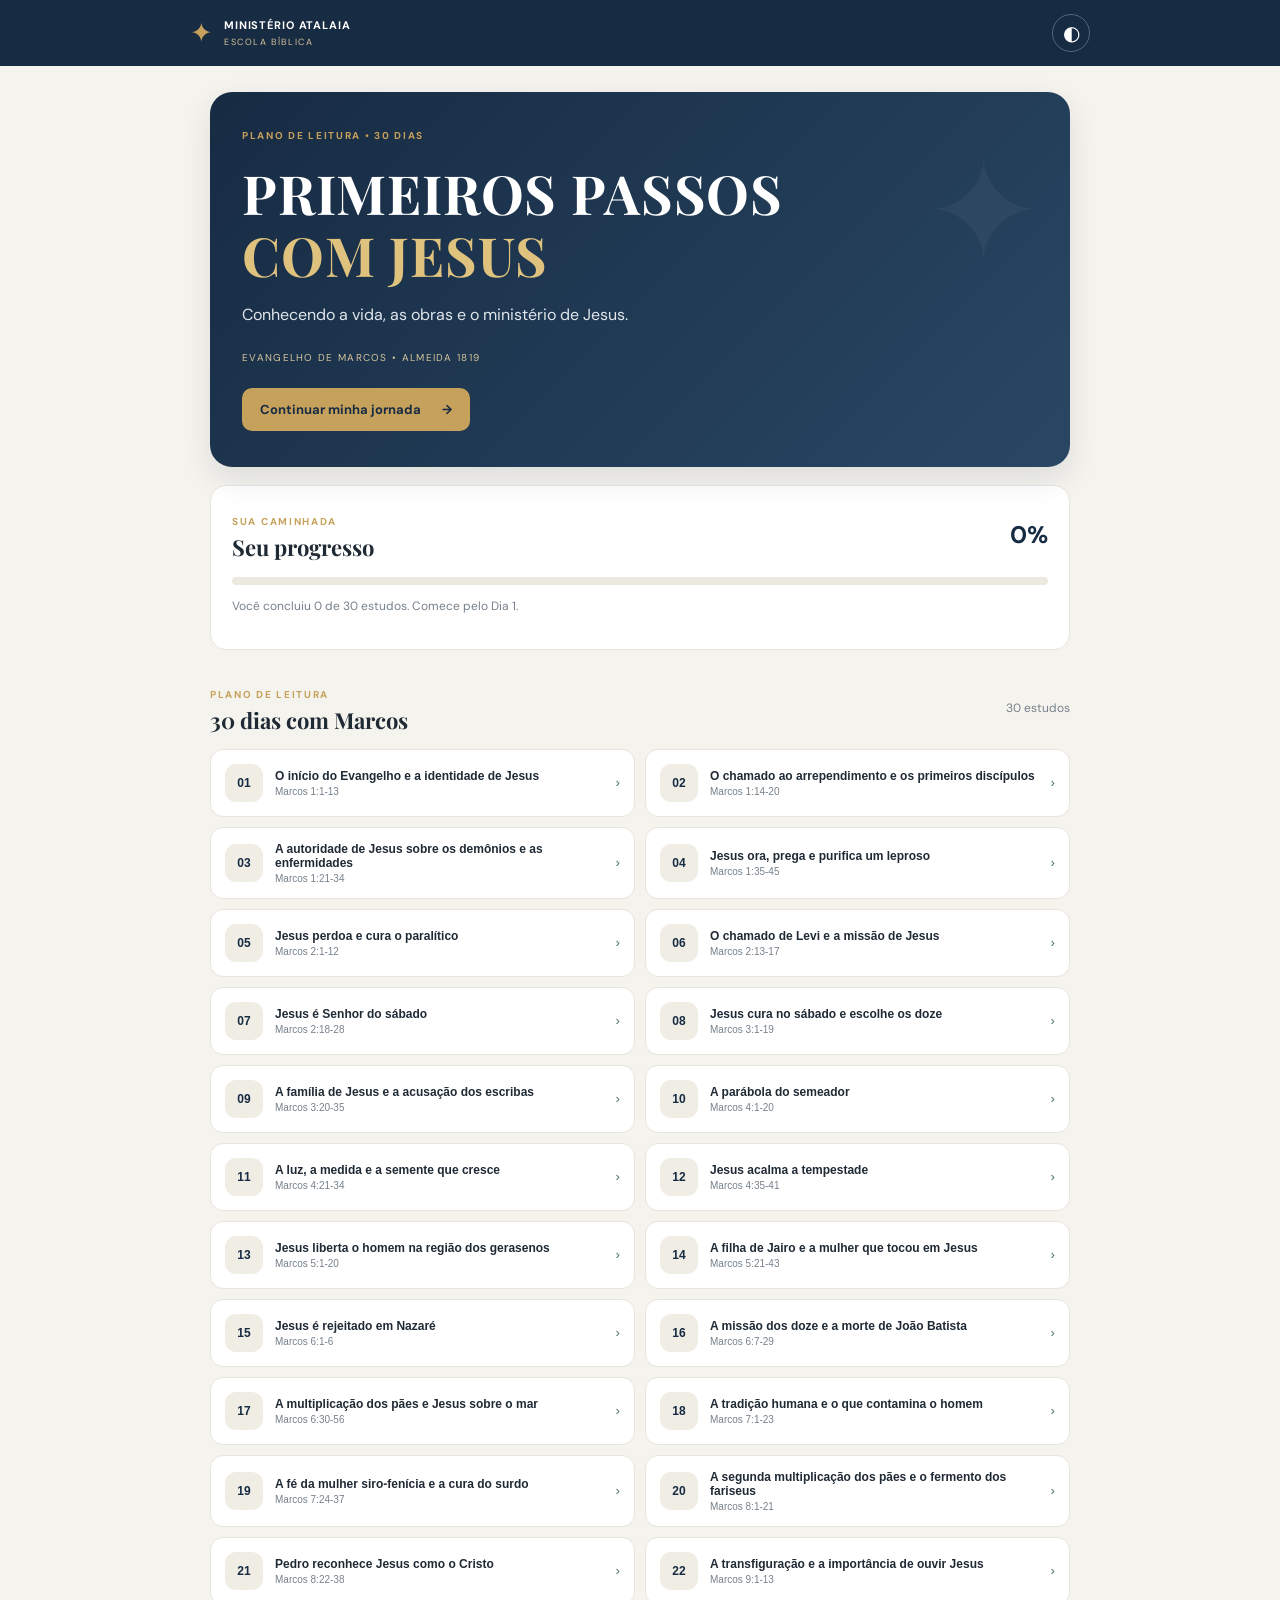
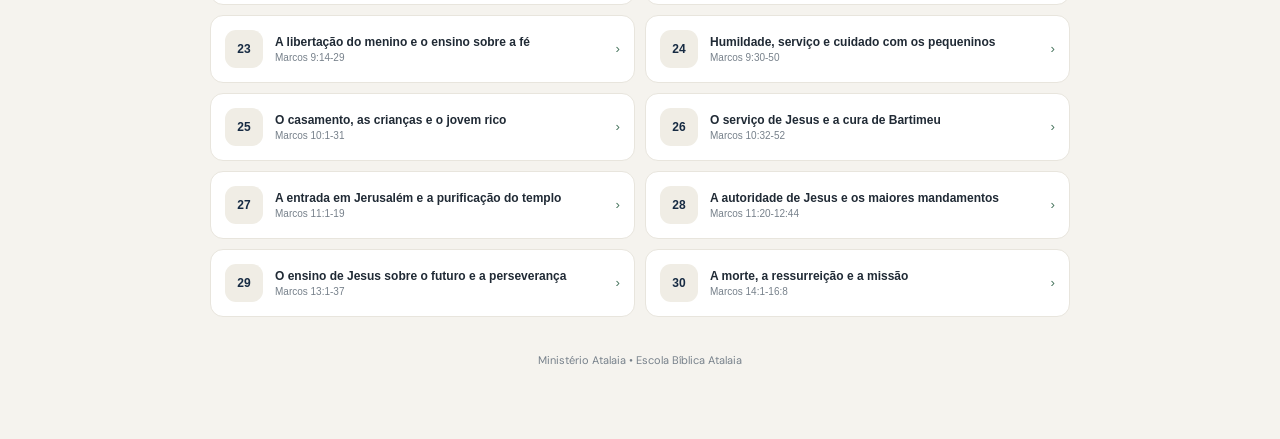
<file: marcos.html>
<!doctype html>
<html lang="pt-BR">
<head>
  <meta charset="utf-8">
  <meta name="viewport" content="width=device-width, initial-scale=1">
  <meta name="theme-color" content="#172b43">
  <meta name="description" content="Plano de leitura bíblica de 30 dias no Evangelho de Marcos — Ministério Atalaia.">
  <title>Primeiros Passos com Jesus — Marcos | Ministério Atalaia</title>

  <style>
@import url('https://fonts.googleapis.com/css2?family=DM+Sans:wght@400;500;600;700&family=Playfair+Display:wght@500;600;700&display=swap');

:root {
  --navy:#172b43;
  --navy2:#203b59;
  --gold:#c6a15b;
  --paper:#f5f3ee;
  --card:#fff;
  --ink:#202a35;
  --muted:#77818b;
  --line:#e8e5dd;
  --soft:#f8f6f1;
  --green:#47745d;
}

* {
  box-sizing:border-box;
}

body {
  margin:0;
  background:var(--paper);
  color:var(--ink);
  font-family:'DM Sans',sans-serif;
  line-height:1.6;
}

.topbar {
  height:66px;
  background:var(--navy);
  color:#fff;
  display:flex;
  align-items:center;
  justify-content:space-between;
  padding:0 max(20px,calc((100% - 900px)/2));
  position:sticky;
  top:0;
  z-index:5;
}

.brand {
  display:flex;
  align-items:center;
  gap:10px;
  color:#fff;
  text-decoration:none;
  letter-spacing:.08em;
  font-size:11px;
}

.brand small {
  display:block;
  color:#d8c49b;
  font-size:9px;
  letter-spacing:.18em;
}

.brand-mark {
  color:var(--gold);
  font-size:27px;
}

.icon-btn {
  border:1px solid #53667b;
  color:white;
  background:transparent;
  border-radius:50%;
  width:38px;
  height:38px;
  font-size:20px;
  cursor:pointer;
}

main {
  max-width:900px;
  margin:auto;
  padding:26px 20px 60px;
}

.view {
  display:none;
}

.view.active {
  display:block;
}

.hero {
  background:linear-gradient(135deg,#172b43,#294764);
  border-radius:22px;
  padding:36px 32px;
  color:#fff;
  position:relative;
  overflow:hidden;
  box-shadow:0 12px 30px #172b431c;
}

.hero:after {
  content:"✦";
  position:absolute;
  right:28px;
  top:8px;
  font-size:140px;
  color:#ffffff0b;
}

.eyebrow,
.section-kicker,
.card-label {
  font-size:10px;
  letter-spacing:.17em;
  font-weight:700;
  color:var(--gold);
}

h1,h2 {
  font-family:'Playfair Display',serif;
  line-height:1.15;
}

.hero h1 {
  font-size:clamp(34px,7vw,54px);
  margin:18px 0 12px;
  letter-spacing:.015em;
}

.hero h1 em {
  font-style:normal;
  color:#e0c27f;
}

.hero p {
  max-width:440px;
  color:#e0e6eb;
  margin-bottom:22px;
}

.hero-meta {
  font-size:10px;
  letter-spacing:.13em;
  color:#d8c49b;
  margin-bottom:22px;
}

.primary-btn,
.secondary-btn {
  border:0;
  border-radius:10px;
  padding:13px 18px;
  font:700 13px 'DM Sans';
  cursor:pointer;
}

.primary-btn {
  background:var(--gold);
  color:#172b43;
}

.primary-btn span {
  margin-left:18px;
}

.secondary-btn {
  background:#eae6dc;
  color:var(--navy);
}

.progress-card,
.content-card {
  background:var(--card);
  border:1px solid var(--line);
  border-radius:16px;
  padding:21px;
  margin-top:18px;
}

.progress-heading,
.section-heading {
  display:flex;
  align-items:center;
  justify-content:space-between;
}

.progress-heading h2,
.section-heading h2 {
  font-size:22px;
  margin:3px 0;
}

.progress-heading strong {
  font-size:24px;
  color:var(--navy);
}

.progress-track {
  height:8px;
  background:#ece9e1;
  border-radius:10px;
  overflow:hidden;
  margin:13px 0 8px;
}

.progress-track span {
  display:block;
  height:100%;
  width:0;
  background:var(--green);
  border-radius:10px;
  transition:width .25s;
}

.progress-card p,
.muted {
  color:var(--muted);
  font-size:12px;
}

.section-heading {
  margin:30px 0 12px;
}

.day-list {
  display:grid;
  grid-template-columns:repeat(2,minmax(0,1fr));
  gap:10px;
}

.day-item {
  background:var(--card);
  border:1px solid var(--line);
  border-radius:13px;
  padding:14px;
  display:flex;
  align-items:center;
  gap:12px;
  text-align:left;
  cursor:pointer;
  color:var(--ink);
  width:100%;
}

.day-item:hover {
  border-color:var(--gold);
}

.day-number {
  width:38px;
  height:38px;
  border-radius:11px;
  background:#f0ede5;
  color:var(--navy);
  display:grid;
  place-items:center;
  font-weight:700;
  font-size:12px;
  flex-shrink:0;
}

.day-item.done .day-number {
  background:#e3eee7;
  color:var(--green);
}

.day-info strong {
  display:block;
  font-size:12px;
}

.day-info small {
  display:block;
  color:var(--muted);
  font-size:10px;
  margin-top:3px;
}

.day-check {
  margin-left:auto;
  color:var(--green);
}

footer {
  text-align:center;
  color:var(--muted);
  font-size:11px;
  padding:35px 0 10px;
}

.back-btn {
  border:0;
  background:transparent;
  color:var(--navy);
  font-weight:700;
  padding:5px 0 18px;
  cursor:pointer;
}

.study-topline {
  display:flex;
  align-items:center;
  gap:12px;
}

.pill {
  background:#e8e1d2;
  color:#6e5528;
  border-radius:30px;
  padding:5px 11px;
  font-size:10px;
  font-weight:700;
  letter-spacing:.1em;
}

.study-title {
  font-size:clamp(30px,6vw,42px);
  margin:16px 0 5px;
  color:var(--navy);
}

.study-reference {
  color:var(--muted);
  margin:0 0 18px;
}

.study-content {
  max-width:720px;
}

.content-card {
  padding:22px;
  margin:13px 0;
}

.content-card h2 {
  font-size:21px;
  margin:7px 0 10px;
  color:var(--navy);
}

.content-card p {
  font-size:14px;
  margin:8px 0;
}

.reference-box {
  padding:12px 14px;
  background:var(--soft);
  border-left:3px solid var(--gold);
  font-weight:700;
  color:var(--navy);
  margin:12px 0;
}

.content-card label {
  display:block;
  font-size:12px;
  font-weight:700;
  margin:16px 0 7px;
  color:var(--navy);
}

textarea {
  width:100%;
  resize:vertical;
  border:1px solid var(--line);
  border-radius:10px;
  padding:12px;
  font:13px/1.6 'DM Sans';
  background:#fff;
  color:#202a35;
}

textarea:focus {
  outline:2px solid #c6a15b66;
  border-color:var(--gold);
}

.tiny-note {
  font-size:10px!important;
  color:var(--muted);
}

.explain-point {
  padding:10px 0;
  border-bottom:1px solid var(--line);
  font-size:14px;
}

.explain-point:last-child {
  border:0;
}

.memory-verse {
  font-family:'Playfair Display',serif;
  font-size:18px!important;
  color:var(--navy);
}

.scripture-text {
  background:var(--soft);
  border:1px solid var(--line);
  border-radius:12px;
  padding:14px 16px;
  margin:14px 0;
}

.scripture-verse {
  display:grid;
  grid-template-columns:25px 1fr;
  gap:8px;
  padding:7px 0;
  border-bottom:1px solid var(--line);
  font-size:14px;
  line-height:1.75;
}

.scripture-verse:last-child {
  border:0;
}

.scripture-verse sup {
  color:#9a793d;
  font-weight:700;
  font-size:10px;
  padding-top:3px;
}

.scripture-status {
  color:var(--muted);
  font-size:12px;
}

.scripture-error {
  color:#a33b32;
  font-size:13px;
}

.dark .scripture-text {
  background:#26394c;
}

.verse-ref {
  font-size:11px;
  color:#8a6b32;
  font-weight:700;
}

.question {
  font-size:13px;
  font-weight:600;
  margin:13px 0 5px;
}

.prayer-card {
  background:#f0eee7;
}

.study-actions {
  display:flex;
  gap:8px;
  align-items:center;
  justify-content:space-between;
  flex-wrap:wrap;
  margin-top:18px;
}

.study-actions .primary-btn {
  flex:1;
}

.dark {
  --paper:#101b28;
  --card:#1b2b3b;
  --ink:#edf0f2;
  --muted:#aab4bd;
  --line:#344454;
  --soft:#243649;
}

.dark .day-item,
.dark textarea {
  background:#1b2b3b;
  color:#edf0f2;
}

.dark .day-number {
  background:#2b4054;
  color:#e4c987;
}

.dark .content-card h2,
.dark .study-title,
.dark .reference-box {
  color:#e7d3a5;
}

.dark .reference-box,
.dark .prayer-card {
  background:#26394c;
}

.dark .secondary-btn {
  background:#34485b;
  color:#fff;
}

.dark .progress-track {
  background:#344454;
}

@media(max-width:560px) {
  main {
    padding:17px 14px 40px;
  }

  .hero {
    padding:28px 22px;
  }

  .day-list {
    grid-template-columns:1fr;
  }

  .progress-card,
  .content-card {
    padding:17px;
  }

  .study-actions {
    display:grid;
    grid-template-columns:1fr 1fr;
  }

  .study-actions .primary-btn {
    grid-column:1/-1;
    grid-row:1;
  }

  .study-actions #prevBtn {
    grid-column:1;
  }

  .study-actions #nextBtn {
    grid-column:2;
  }

  .hero h1 {
    font-size:37px;
  }
}
  </style>
</head>

<body>

<header class="topbar">
  <a class="brand" href="#" id="homeLink" aria-label="Início">
    <span class="brand-mark">✦</span>
    <span>
      <strong>MINISTÉRIO ATALAIA</strong>
      <small>ESCOLA BÍBLICA</small>
    </span>
  </a>

  <button class="icon-btn" id="themeBtn" aria-label="Alternar tema" title="Alternar tema">◐</button>
</header>

<main>

  <section id="homeView" class="view active">

    <section class="hero">
      <div class="eyebrow">PLANO DE LEITURA • 30 DIAS</div>

      <h1>
        PRIMEIROS PASSOS<br>
        <em>COM JESUS</em>
      </h1>

      <p>
        Conhecendo a vida, as obras e o ministério de Jesus.
      </p>

      <div class="hero-meta">
        EVANGELHO DE MARCOS • ALMEIDA 1819
      </div>

      <button class="primary-btn" id="continueBtn">
        Continuar minha jornada <span>→</span>
      </button>
    </section>

    <section class="progress-card">
      <div class="progress-heading">
        <div>
          <span class="section-kicker">SUA CAMINHADA</span>
          <h2>Seu progresso</h2>
        </div>
        <strong id="progressPercent">0%</strong>
      </div>

      <div class="progress-track">
        <span id="progressBar"></span>
      </div>

      <p id="progressText">
        Você ainda não concluiu nenhuma leitura. Comece pelo Dia 1.
      </p>
    </section>

    <div class="section-heading">
      <div>
        <span class="section-kicker">PLANO DE LEITURA</span>
        <h2>30 dias com Marcos</h2>
      </div>
      <span class="muted">30 estudos</span>
    </div>

    <div id="dayList" class="day-list"></div>

    <footer>
      Ministério Atalaia • Escola Bíblica Atalaia
    </footer>

  </section>

  <section id="studyView" class="view">

    <button class="back-btn" id="backBtn">
      ← Voltar ao plano
    </button>

    <div class="study-topline">
      <span id="studyDayLabel" class="pill">DIA 1</span>
      <span id="studyWeek" class="muted"></span>
    </div>

    <h1 id="studyTitle" class="study-title"></h1>
    <p id="studyReference" class="study-reference"></p>

    <div class="study-content">

      <article class="content-card scripture-card">
        <div class="card-label">01 • LEITURA BÍBLICA</div>
        <h2>Texto bíblico</h2>
        <p id="readingIntro"></p>
        <div class="reference-box" id="readingReference"></div>

        <div id="scriptureText" class="scripture-text" aria-live="polite">
          <p>O texto bíblico será carregado automaticamente.</p>
        </div>

        <p id="scriptureCopyright" class="tiny-note">
          Texto bíblico: Bíblia Livre (Almeida 1819), disponibilizada pela API Midvash. Requer conexão com a internet.
        </p>
      </article>

      <article class="content-card">
        <div class="card-label">02 • CONTEXTO</div>
        <h2>Entendendo o contexto</h2>
        <p id="contextText"></p>
      </article>

      <article class="content-card">
        <div class="card-label">03 • EXPLICAÇÃO BÍBLICA</div>
        <h2>O que o texto ensina?</h2>
        <div id="explanationText"></div>
      </article>

      <article class="content-card">
        <div class="card-label">04 • PARA A VIDA</div>
        <h2>Aplicação prática</h2>
        <p id="applicationText"></p>
      </article>

      <article class="content-card">
        <div class="card-label">05 • MEMORIZAÇÃO</div>
        <h2>Versículo para guardar (ARC)</h2>
        <p id="memoryText" class="memory-verse"></p>
        <span id="memoryReference" class="verse-ref"></span>
      </article>

      <article class="content-card">
        <div class="card-label">06 • REFLEXÃO</div>
        <h2>Examine sua caminhada</h2>
        <div id="questions"></div>

        <label for="notesInput">Minhas anotações</label>
        <textarea id="notesInput" rows="4" placeholder="Escreva aqui suas reflexões..."></textarea>

        <button class="secondary-btn" id="saveNotesBtn">
          Salvar minhas anotações
        </button>
      </article>

      <article class="content-card prayer-card">
        <div class="card-label">07 • MOMENTO DE ORAÇÃO</div>
        <h2>Ore ao Senhor</h2>
        <p id="prayerText"></p>
      </article>

      <div class="study-actions">
        <button class="primary-btn" id="completeBtn">
          Marcar como concluído ✓
        </button>

        <button class="secondary-btn" id="prevBtn">
          ← Anterior
        </button>

        <button class="secondary-btn" id="nextBtn">
          Próximo →
        </button>
      </div>

    </div>
  </section>

</main>

<script>
const studies = [
{day:1,title:"O início do Evangelho e a identidade de Jesus",ref:"Marcos 1:1-13",week:"Semana 1 • O início do ministério",intro:"Leia a apresentação de Jesus como o Filho de Deus, a preparação anunciada por João Batista, o batismo de Jesus e sua tentação no deserto.",context:"Marcos começa seu relato anunciando o Evangelho de Jesus Cristo, o Filho de Deus. João Batista aparece como aquele que prepara o caminho do Senhor, chamando o povo ao arrependimento. Jesus é batizado por João e, em seguida, conduzido pelo Espírito ao deserto, onde é tentado.",points:["Marcos apresenta Jesus como o Cristo e Filho de Deus.","João Batista prepara o caminho e anuncia um batismo de arrependimento.","Jesus é batizado, e o Pai declara seu agrado no Filho.","O Espírito conduz Jesus ao deserto, onde ele enfrenta a tentação."],application:"Comece sua caminhada reconhecendo quem Jesus é. A fé cristã não começa apenas com uma mudança de comportamento, mas com o conhecimento e a confiança no Filho de Deus.",memory:"Tu és o meu Filho amado em quem me comprazo.",memoryRef:"Marcos 1:11 — confira o texto na ARC.",questions:["Como Marcos apresenta Jesus logo no início do Evangelho?","Qual era a missão de João Batista?","O que aconteceu quando Jesus foi batizado?"],prayer:"Senhor Deus, ajuda-me a conhecer verdadeiramente Jesus Cristo, teu Filho amado. Prepara meu coração para ouvir tua Palavra e seguir os passos dele. Amém."},

{day:2,title:"O chamado ao arrependimento e os primeiros discípulos",ref:"Marcos 1:14-20",week:"Semana 1 • O início do ministério",intro:"Leia o anúncio do Reino de Deus e o chamado de Jesus aos primeiros discípulos.",context:"Depois da prisão de João Batista, Jesus começa a anunciar o Evangelho do Reino de Deus na Galileia. Ele chama as pessoas ao arrependimento e à fé. Em seguida, chama Simão, André, Tiago e João para deixarem suas atividades e o seguirem.",points:["Jesus anuncia que o tempo está cumprido e o Reino de Deus está próximo.","O chamado de Jesus inclui arrependimento e fé no Evangelho.","Simão e André deixam as redes para seguir Jesus.","Tiago e João também respondem ao chamado e passam a acompanhar o Mestre."],application:"Seguir Jesus exige uma resposta. O discípulo não apenas escuta o chamado: ele confia em Cristo e reorganiza sua vida para andar com ele.",memory:"Vinde após mim, e eu farei que sejais pescadores de homens.",memoryRef:"Marcos 1:17 — confira o texto na ARC.",questions:["Qual era a mensagem central anunciada por Jesus?","O que significa arrepender-se e crer no Evangelho?","Como os primeiros discípulos responderam ao chamado?"],prayer:"Senhor Jesus, ensina-me a responder ao teu chamado com fé e obediência. Ajuda-me a colocar tua vontade acima de tudo e a testemunhar de ti. Amém."},

{day:3,title:"A autoridade de Jesus sobre os demônios e as enfermidades",ref:"Marcos 1:21-34",week:"Semana 1 • A autoridade de Jesus",intro:"Leia sobre o ensino de Jesus na sinagoga, a libertação de um homem atormentado por um espírito imundo e as curas realizadas em Cafarnaum.",context:"Jesus ensina na sinagoga de Cafarnaum com autoridade. As pessoas percebem a diferença entre seu ensino e o dos escribas. Sua autoridade também é demonstrada quando ordena que um espírito imundo saia de um homem e quando cura pessoas enfermas.",points:["Jesus ensina com autoridade, causando admiração entre os ouvintes.","O espírito imundo reconhece Jesus, mas recebe dele uma ordem para sair.","Jesus cura a sogra de Simão, que passa a servi-los.","Ao entardecer, muitos enfermos e endemoninhados são levados até Jesus."],application:"Observe que Jesus não apenas ensinava sobre o Reino: suas obras demonstravam sua autoridade. Procure conhecê-lo por meio de sua Palavra e confie nele.",memory:"E todos se admiraram, a ponto de perguntarem entre si: Que é isto?",memoryRef:"Marcos 1:27 — confira o texto na ARC.",questions:["Como as pessoas reagiram ao ensino de Jesus?","O que a libertação do homem demonstra sobre a autoridade de Cristo?","Como a sogra de Simão respondeu depois de ser curada?"],prayer:"Senhor Jesus, reconheço tua autoridade. Ajuda-me a confiar em ti, conhecer tua Palavra e servir com gratidão. Amém."},

{day:4,title:"Jesus ora, prega e purifica um leproso",ref:"Marcos 1:35-45",week:"Semana 1 • A autoridade de Jesus",intro:"Leia sobre a vida de oração de Jesus, sua decisão de continuar pregando e a cura de um homem leproso.",context:"Jesus se retira de madrugada para orar. Quando os discípulos o procuram, ele explica que precisa anunciar o Evangelho também em outras localidades. Durante o caminho, um homem leproso se aproxima, reconhecendo que Jesus tem poder para purificá-lo.",points:["Jesus separa tempo para estar em oração.","A missão de Jesus inclui pregar em outras cidades.","O leproso demonstra fé ao pedir que Jesus o purifique.","Jesus toca o homem e o purifica, demonstrando compaixão."],application:"A oração fazia parte da vida de Jesus. Aprenda com seu exemplo: reserve tempo para buscar a Deus e não permita que as ocupações afastem você da comunhão com o Pai.",memory:"Se queres, bem podes limpar-me.",memoryRef:"Marcos 1:40 — confira o texto na ARC.",questions:["O que Jesus fez de madrugada?","Por que Jesus decidiu ir a outras localidades?","Como Jesus tratou o homem leproso?"],prayer:"Pai, ensina-me a cultivar uma vida de oração. Que eu tenha compaixão das pessoas e anuncie a mensagem de Jesus. Amém."},

{day:5,title:"Jesus perdoa e cura o paralítico",ref:"Marcos 2:1-12",week:"Semana 1 • A autoridade de Jesus",intro:"Leia o relato dos homens que levaram um paralítico até Jesus, descendo-o pelo telhado da casa.",context:"Jesus está em Cafarnaum, e muitas pessoas se reúnem para ouvi-lo. Quatro homens levam um paralítico, mas não conseguem entrar por causa da multidão. Eles abrem o telhado e descem o homem diante de Jesus. Antes de curá-lo fisicamente, Jesus declara que seus pecados estão perdoados.",points:["Os homens demonstram fé ao buscar uma maneira de aproximar o paralítico de Jesus.","Jesus declara o perdão dos pecados do homem.","Os escribas questionam a autoridade de Jesus para perdoar pecados.","A cura visível confirma a autoridade do Filho do Homem."],application:"A passagem mostra que Jesus tem autoridade para perdoar pecados e também poder para curar. Leve a Cristo suas necessidades e reconheça que o perdão é essencial para a vida com Deus.",memory:"Filho, perdoados estão os teus pecados.",memoryRef:"Marcos 2:5 — confira o texto na ARC.",questions:["Como os amigos conseguiram levar o paralítico até Jesus?","Por que os escribas questionaram a declaração de Jesus?","O que a cura demonstrou à multidão?"],prayer:"Senhor Jesus, obrigado porque tens autoridade para perdoar pecados. Ajuda-me a confiar em ti e a conduzir outras pessoas ao conhecimento da tua Palavra. Amém."},

{day:6,title:"O chamado de Levi e a missão de Jesus",ref:"Marcos 2:13-17",week:"Semana 1 • O chamado ao discipulado",intro:"Leia o chamado de Levi, também conhecido como Mateus, e a resposta de Jesus aos que questionavam sua companhia com publicanos e pecadores.",context:"Jesus encontra Levi sentado na coletoria e o chama para segui-lo. Levi se levanta e passa a acompanhá-lo. Mais tarde, Jesus participa de uma refeição com publicanos e pecadores, provocando questionamentos dos escribas e fariseus.",points:["Jesus chama Levi para segui-lo.","Levi responde ao chamado levantando-se e acompanhando Jesus.","Jesus se aproxima de pessoas consideradas pecadoras pela sociedade religiosa.","Jesus declara que veio chamar pecadores ao arrependimento."],application:"Ninguém deve considerar-se distante demais para buscar Jesus. O chamado de Cristo transforma vidas e conduz ao arrependimento.",memory:"Eu não vim chamar os justos, mas sim os pecadores.",memoryRef:"Marcos 2:17 — confira o texto na ARC.",questions:["Qual era a ocupação de Levi?","Como Levi respondeu ao chamado de Jesus?","O que Jesus quis ensinar ao responder aos escribas?"],prayer:"Senhor, obrigado por chamar pessoas ao arrependimento. Ajuda-me a reconhecer minha necessidade de ti e a tratar os outros com misericórdia. Amém."},

{day:7,title:"Jesus é Senhor do sábado",ref:"Marcos 2:18-28",week:"Semana 1 • Conhecendo os ensinamentos de Jesus",intro:"Leia os questionamentos sobre o jejum e o sábado e observe como Jesus ensina sobre sua autoridade.",context:"Algumas pessoas questionam Jesus porque seus discípulos não jejuam como os discípulos de João e os fariseus. Depois, surge uma discussão porque os discípulos colhem espigas no sábado. Jesus responde mostrando que o sábado foi estabelecido para benefício do ser humano e declara sua autoridade sobre esse dia.",points:["Jesus usa a figura do noivo para explicar por que seus discípulos não jejuavam naquele momento.","As figuras do remendo novo e dos odres ensinam sobre a novidade trazida por Jesus.","Jesus recorda o episódio de Davi e seus companheiros quando tiveram fome.","O Filho do Homem é Senhor também do sábado."],application:"Não reduza a vida com Deus a práticas externas. Busque compreender a vontade de Deus e coloque a Palavra acima de tradições humanas.",memory:"O Filho do homem até do sábado é Senhor.",memoryRef:"Marcos 2:28 — confira o texto na ARC.",questions:["Como Jesus explicou a questão do jejum?","O que Jesus ensinou usando o exemplo de Davi?","O que significa dizer que o Filho do Homem é Senhor do sábado?"],prayer:"Pai, dá-me entendimento para conhecer tua vontade e viver uma fé sincera, obediente e fundamentada nas Escrituras. Amém."},

{day:8,title:"Jesus cura no sábado e escolhe os doze",ref:"Marcos 3:1-19",week:"Semana 2 • O ministério de Jesus",intro:"Leia a cura do homem que tinha uma das mãos mirrada, a reação dos opositores e a escolha dos doze apóstolos.",context:"Jesus entra novamente na sinagoga e encontra um homem com uma das mãos atrofiada. Seus opositores observam para acusá-lo por curar no sábado. Depois, Jesus sobe ao monte e chama aqueles que desejava, constituindo os doze para estarem com ele e serem enviados a pregar.",points:["Jesus confronta a dureza de coração daqueles que valorizavam acusações mais do que a misericórdia.","O homem é restaurado pela palavra de Jesus.","A oposição contra Jesus aumenta depois da cura.","Jesus escolhe doze para estarem com ele e serem enviados a pregar."],application:"O discipulado começa estando com Jesus. Antes de realizar qualquer tarefa, o discípulo precisa aprender com o Mestre e permanecer em sua companhia.",memory:"E nomeou doze para que estivessem com ele.",memoryRef:"Marcos 3:14 — confira o texto na ARC.",questions:["Por que os opositores observavam Jesus na sinagoga?","O que Jesus revelou sobre fazer o bem no sábado?","Qual era o propósito de escolher os doze?"],prayer:"Senhor Jesus, quero estar contigo, aprender tua Palavra e ser fiel ao chamado de anunciar o Evangelho. Amém."},

{day:9,title:"A família de Jesus e a acusação dos escribas",ref:"Marcos 3:20-35",week:"Semana 2 • O ministério de Jesus",intro:"Leia como Jesus responde às acusações de que expulsava demônios pelo poder de Belzebu e como define sua verdadeira família.",context:"A multidão se reúne ao redor de Jesus, e seus familiares demonstram preocupação. Escribas vindos de Jerusalém afirmam que ele expulsa demônios pelo poder de Belzebu. Jesus responde mostrando a incoerência dessa acusação e ensina sobre a família formada por aqueles que fazem a vontade de Deus.",points:["Jesus mostra que um reino dividido contra si mesmo não pode subsistir.","Ele explica que sua autoridade sobre os demônios não vem de Satanás.","Jesus adverte sobre a blasfêmia contra o Espírito Santo.","A verdadeira família de Jesus é formada por aqueles que fazem a vontade de Deus."],application:"A proximidade com Jesus não é definida apenas por vínculos familiares ou aparência religiosa. A passagem chama você a ouvir a Palavra e fazer a vontade de Deus.",memory:"Qualquer que fizer a vontade de Deus, esse é meu irmão, e minha irmã, e minha mãe.",memoryRef:"Marcos 3:35 — confira o texto na ARC.",questions:["Qual foi a acusação feita pelos escribas?","Como Jesus demonstrou que a acusação era incoerente?","Quem Jesus identifica como parte de sua família?"],prayer:"Pai, ajuda-me a fazer tua vontade. Que minha vida demonstre que pertenço a Cristo, não apenas por palavras, mas por obediência. Amém."},

{day:10,title:"A parábola do semeador",ref:"Marcos 4:1-20",week:"Semana 2 • As parábolas do Reino",intro:"Leia a parábola do semeador e a explicação que Jesus apresenta aos discípulos.",context:"Jesus ensina junto ao mar e utiliza a figura de um semeador que lança sementes em diferentes tipos de solo. Mais tarde, em particular, explica aos discípulos o significado da parábola. A semente representa a Palavra, e os solos representam diferentes respostas daqueles que a ouvem.",points:["A semente é lançada em diferentes tipos de solo.","Alguns ouvem a Palavra, mas não permitem que ela crie raízes.","As preocupações, riquezas e desejos podem sufocar a Palavra.","O bom solo representa aqueles que ouvem, recebem e frutificam."],application:"Examine como você tem recebido a Palavra de Deus. Não basta ouvir: é necessário guardar a mensagem, perseverar e permitir que ela produza frutos.",memory:"E os que recebem a semente em boa terra são os que ouvem a palavra, e a recebem, e dão fruto.",memoryRef:"Marcos 4:20 — confira o texto na ARC.",questions:["O que representa a semente na parábola?","Quais situações impedem a Palavra de produzir fruto?","Como Jesus descreve o bom solo?"],prayer:"Senhor, prepara meu coração para receber tua Palavra. Livra-me das distrações e ajuda-me a produzir frutos que demonstrem uma vida transformada. Amém."},

{day:11,title:"A luz, a medida e a semente que cresce",ref:"Marcos 4:21-34",week:"Semana 2 • As parábolas do Reino",intro:"Leia os ensinamentos de Jesus sobre a luz, a medida, a semente que cresce e o grão de mostarda.",context:"Jesus continua ensinando por parábolas. Ele utiliza imagens simples da vida cotidiana para revelar verdades sobre o Reino de Deus. A luz não deve ser escondida, a medida utilizada será considerada, e a semente cresce até produzir fruto.",points:["A luz é colocada em lugar apropriado para iluminar.","Jesus chama os ouvintes a prestar atenção ao que escutam.","A semente cresce, mesmo sem o semeador compreender todo o processo.","O grão de mostarda ilustra o desenvolvimento do Reino de Deus."],application:"Receba a Palavra com atenção e deixe que ela transforme sua maneira de viver. A obra de Deus cresce, e você é chamado a permanecer fiel.",memory:"Quem tem ouvidos para ouvir, ouça.",memoryRef:"Marcos 4:23 — confira o texto na ARC.",questions:["O que Jesus ensina com a figura da candeia?","O que a parábola da semente que cresce revela?","Qual é a comparação feita com o grão de mostarda?"],prayer:"Pai, ajuda-me a ouvir com atenção, guardar tua Palavra e permitir que ela produza frutos em minha vida. Amém."},

{day:12,title:"Jesus acalma a tempestade",ref:"Marcos 4:35-41",week:"Semana 2 • O poder de Jesus",intro:"Leia o episódio em que Jesus e seus discípulos atravessam o mar e enfrentam uma grande tempestade.",context:"Ao anoitecer, Jesus convida os discípulos a atravessar para a outra margem. Durante a travessia, uma tempestade ameaça encher o barco de água. Jesus está dormindo, mas os discípulos o despertam. Ele repreende o vento e ordena ao mar que se aquiete.",points:["Os discípulos enfrentam uma tempestade durante a travessia.","Jesus está no barco, mesmo quando os discípulos sentem medo.","Jesus repreende o vento e o mar, e sobrevém grande bonança.","Os discípulos questionam quem é aquele a quem até o vento e o mar obedecem."],application:"A presença de dificuldades não significa que Jesus abandonou seus discípulos. Aprenda a confiar nele mesmo quando as circunstâncias provocam medo.",memory:"Por que sois tão tímidos? Ainda não tendes fé?",memoryRef:"Marcos 4:40 — confira o texto na ARC.",questions:["O que aconteceu durante a travessia?","Como Jesus reagiu à tempestade?","O que os discípulos compreenderam sobre a autoridade de Jesus?"],prayer:"Senhor Jesus, fortalece minha fé nos momentos difíceis. Ajuda-me a confiar em ti quando eu não souber o que fazer. Amém."},

{day:13,title:"Jesus liberta o homem na região dos gerasenos",ref:"Marcos 5:1-20",week:"Semana 3 • O poder de Jesus",intro:"Leia o encontro de Jesus com o homem dominado por uma legião de espíritos imundos.",context:"Depois de atravessar o mar, Jesus chega à região dos gerasenos. Ali encontra um homem que vivia entre os sepulcros, dominado por espíritos imundos e afastado da convivência social. Jesus o liberta, e o homem passa a anunciar o que o Senhor fez por ele.",points:["O homem vivia em condições extremas de sofrimento e isolamento.","Os espíritos reconhecem a autoridade de Jesus.","Jesus liberta o homem, que é encontrado em perfeito juízo.","O homem deseja acompanhar Jesus, mas recebe a missão de contar aos seus o que Deus fez."],application:"A libertação daquele homem demonstra a autoridade de Jesus. Depois de experimentar a ação de Deus, testemunhe com responsabilidade aquilo que o Senhor tem feito em sua vida.",memory:"Vai para tua casa, para os teus, e anuncia-lhes quão grandes coisas o Senhor te fez.",memoryRef:"Marcos 5:19 — confira o texto na ARC.",questions:["Como era a condição do homem antes do encontro com Jesus?","O que aconteceu depois que Jesus o libertou?","Qual missão Jesus deu ao homem?"],prayer:"Senhor Jesus, obrigado por tua autoridade. Ajuda-me a testemunhar com sinceridade as grandes coisas que Deus faz. Amém."},

{day:14,title:"A filha de Jairo e a mulher que tocou em Jesus",ref:"Marcos 5:21-43",week:"Semana 3 • O poder de Jesus",intro:"Leia dois relatos que demonstram a fé de pessoas que buscaram Jesus em meio ao sofrimento.",context:"Jairo, um dos principais da sinagoga, procura Jesus porque sua filha está à morte. Durante o caminho, uma mulher que sofria havia doze anos com uma hemorragia toca nas vestes de Jesus e é curada. Enquanto isso, chega a notícia de que a menina morreu, mas Jesus segue até a casa e a ressuscita.",points:["Jairo procura Jesus e suplica pela vida de sua filha.","A mulher demonstra fé ao tocar nas vestes de Jesus.","Jesus declara que a fé da mulher a salvou e a despede em paz.","Jesus toma a menina pela mão e ordena que se levante."],application:"Jairo e a mulher procuram Jesus em situações diferentes, mas ambos demonstram que precisam dele. Leve suas necessidades ao Senhor e confie em sua autoridade.",memory:"Não temas, crê somente.",memoryRef:"Marcos 5:36 — confira o texto na ARC.",questions:["Por que Jairo procurou Jesus?","Há quanto tempo a mulher sofria?","O que Jesus disse a Jairo quando recebeu a notícia da morte da menina?"],prayer:"Senhor Jesus, ajuda-me a confiar em ti em meio às dificuldades. Ensina-me a buscar tua presença e a permanecer firme na fé. Amém."},

{day:15,title:"Jesus é rejeitado em Nazaré",ref:"Marcos 6:1-6",week:"Semana 3 • O ministério de Jesus",intro:"Leia sobre o retorno de Jesus à sua terra e a reação das pessoas que o conheciam desde a infância.",context:"Jesus vai a Nazaré e ensina na sinagoga no sábado. Muitos ficam admirados com sua sabedoria e suas obras, mas também se escandalizam por conhecerem sua origem familiar e sua ocupação anterior. Jesus observa a incredulidade deles.",points:["Jesus ensina na sinagoga de Nazaré.","As pessoas reconhecem sua sabedoria, mas questionam sua origem.","A familiaridade com Jesus não levou os moradores à fé.","Jesus se admira da incredulidade daquele povo."],application:"Não permita que a familiaridade com assuntos religiosos substitua a fé verdadeira. Ouça a Palavra com humildade e reconheça quem Jesus é.",memory:"Não há profeta sem honra senão na sua pátria.",memoryRef:"Marcos 6:4 — confira o texto na ARC.",questions:["Como os moradores de Nazaré reagiram ao ensino de Jesus?","Por que ficaram escandalizados?","O que o relato ensina sobre a incredulidade?"],prayer:"Pai, livra-me de ouvir tua Palavra com indiferença. Dá-me um coração humilde, disposto a crer e obedecer. Amém."},

{day:16,title:"A missão dos doze e a morte de João Batista",ref:"Marcos 6:7-29",week:"Semana 3 • O ministério de Jesus",intro:"Leia o envio dos doze discípulos e o relato da prisão e morte de João Batista.",context:"Jesus envia os doze de dois em dois, concedendo-lhes autoridade sobre os espíritos imundos e orientações para a missão. Marcos interrompe o relato para contar como João Batista foi preso e morto por ordem de Herodes, após uma promessa feita durante um banquete.",points:["Jesus envia os doze para pregar o arrependimento.","Os discípulos dependem da provisão de Deus durante a missão.","João Batista denuncia a união ilícita de Herodes e Herodias.","João é morto por causa de uma promessa precipitada e da pressão dos presentes."],application:"O anúncio da Palavra exige fidelidade, mesmo quando há oposição. Aprenda com os discípulos a obedecer à missão e com João Batista a não negociar a verdade.",memory:"E saindo eles, pregavam que se arrependessem.",memoryRef:"Marcos 6:12 — confira o texto na ARC.",questions:["Como Jesus enviou os doze?","Qual era a mensagem anunciada pelos discípulos?","Por que João Batista foi preso e morto?"],prayer:"Senhor, dá-me coragem para anunciar tua Palavra com fidelidade. Ajuda-me a não negociar a verdade por medo da oposição. Amém."},

{day:17,title:"A multiplicação dos pães e Jesus sobre o mar",ref:"Marcos 6:30-56",week:"Semana 3 • O poder de Jesus",intro:"Leia a alimentação dos cinco mil, a travessia dos discípulos e o momento em que Jesus caminha sobre o mar.",context:"Os apóstolos retornam da missão e contam a Jesus o que fizeram. A multidão os acompanha, e Jesus sente compaixão porque são como ovelhas sem pastor. Com cinco pães e dois peixes, alimenta cinco mil homens. Depois, caminha sobre o mar e encontra os discípulos em dificuldade.",points:["Jesus demonstra compaixão pela multidão e ensina muitas coisas.","Cinco pães e dois peixes são utilizados para alimentar cinco mil homens.","Os discípulos recolhem doze cestos de pedaços que sobraram.","Jesus caminha sobre o mar e se aproxima dos discípulos assustados.","As pessoas reconhecem Jesus e levam os enfermos até ele."],application:"Jesus conhece as necessidades das pessoas e demonstra compaixão. Aprenda a confiar nele e a servir ao próximo com aquilo que está ao seu alcance.",memory:"E todos comeram, e ficaram fartos.",memoryRef:"Marcos 6:42 — confira o texto na ARC.",questions:["Por que Jesus teve compaixão da multidão?","Quantos pães e peixes foram apresentados?","O que aconteceu durante a travessia do mar?"],prayer:"Senhor Jesus, ensina-me a confiar em tua provisão e a demonstrar compaixão pelas pessoas. Amém."},

{day:18,title:"A tradição humana e o que contamina o homem",ref:"Marcos 7:1-23",week:"Semana 4 • Os ensinamentos de Jesus",intro:"Leia a discussão de Jesus com os fariseus sobre a tradição dos antigos e a verdadeira origem da contaminação humana.",context:"Fariseus e escribas questionam Jesus porque alguns discípulos comem sem lavar cerimonialmente as mãos. Jesus denuncia a substituição dos mandamentos de Deus por tradições humanas. Depois, explica que a contaminação moral procede do coração humano.",points:["Os fariseus questionam os discípulos por não seguirem uma tradição de purificação.","Jesus denuncia a prática de honrar a Deus apenas com os lábios.","A tradição humana não pode anular o mandamento de Deus.","Jesus ensina que os maus pensamentos e pecados procedem do coração."],application:"Examine seu coração e não confunda costumes religiosos com obediência a Deus. A transformação que o Senhor deseja alcança o interior da pessoa.",memory:"Este povo honra-me com os lábios, mas o seu coração está longe de mim.",memoryRef:"Marcos 7:6 — confira o texto na ARC.",questions:["Qual foi a crítica feita pelos fariseus?","O que Jesus ensinou sobre tradições humanas?","De onde procedem as coisas que contaminam o homem?"],prayer:"Pai, examina meu coração e mostra aquilo que precisa ser transformado. Ajuda-me a obedecer à tua Palavra com sinceridade. Amém."},

{day:19,title:"A fé da mulher siro-fenícia e a cura do surdo",ref:"Marcos 7:24-37",week:"Semana 4 • O poder de Jesus",intro:"Leia o encontro de Jesus com uma mulher siro-fenícia e a cura de um homem surdo e gago.",context:"Jesus vai à região de Tiro, onde uma mulher procura ajuda para sua filha, dominada por um espírito imundo. Depois, na região de Decápolis, levam até ele um homem surdo e gago. Jesus o cura, e as pessoas ficam admiradas.",points:["A mulher siro-fenícia suplica pela libertação de sua filha.","Ela demonstra humildade e perseverança em sua resposta a Jesus.","Jesus liberta a filha da mulher.","Jesus cura o homem surdo e gago, permitindo que ouça e fale normalmente."],application:"A mulher demonstra humildade e perseverança ao buscar Jesus. Continue levando suas necessidades ao Senhor e reconhecendo sua autoridade.",memory:"Por essa palavra, vai; o demônio já saiu de tua filha.",memoryRef:"Marcos 7:29 — confira o texto na ARC.",questions:["O que a mulher pediu a Jesus?","Como ela respondeu ao diálogo com Jesus?","O que aconteceu com o homem surdo e gago?"],prayer:"Senhor Jesus, ensina-me a buscar tua presença com humildade e perseverança. Ajuda-me a confiar em tua autoridade. Amém."},

{day:20,title:"A segunda multiplicação dos pães e o fermento dos fariseus",ref:"Marcos 8:1-21",week:"Semana 4 • Conhecendo a identidade de Jesus",intro:"Leia a alimentação dos quatro mil e as advertências de Jesus sobre o fermento dos fariseus e de Herodes.",context:"Uma grande multidão permanece com Jesus por três dias e não tem o que comer. Jesus sente compaixão e multiplica sete pães e alguns peixinhos. Depois, adverte os discípulos sobre o fermento dos fariseus e de Herodes, mas eles inicialmente não compreendem.",points:["Jesus demonstra compaixão pela multidão faminta.","Sete pães e alguns peixes são multiplicados para alimentar quatro mil pessoas.","Os discípulos recolhem sete cestos de pedaços que sobraram.","Jesus alerta contra o fermento dos fariseus e de Herodes.","Os discípulos precisam compreender quem Jesus é e o que suas obras revelam."],application:"Não se limite a enxergar apenas as necessidades materiais. Observe o que Jesus ensina e tenha cuidado com influências que podem comprometer sua fé.",memory:"Tendo olhos, não vedes? E tendo ouvidos, não ouvis?",memoryRef:"Marcos 8:18 — confira o texto na ARC.",questions:["Por que Jesus teve compaixão da multidão?","Quantos pães foram utilizados nessa multiplicação?","O que Jesus quis ensinar com o alerta sobre o fermento?"],prayer:"Pai, abre meus olhos para compreender tua Palavra. Livra-me de influências que afastem meu coração da verdade. Amém."},

{day:21,title:"Pedro reconhece Jesus como o Cristo",ref:"Marcos 8:22-38",week:"Semana 5 • O caminho da cruz",intro:"Leia a cura do cego em Betsaida, a confissão de Pedro e o primeiro anúncio claro de Jesus sobre seu sofrimento, morte e ressurreição.",context:"Depois de curar um cego em Betsaida, Jesus pergunta aos discípulos quem as pessoas dizem que ele é. Pedro declara que Jesus é o Cristo. Jesus então anuncia que o Filho do Homem sofrerá, será rejeitado, morto e ressuscitará. Também ensina que segui-lo exige negar a si mesmo e tomar a cruz.",points:["A cura do cego acontece em duas etapas.","Pedro declara que Jesus é o Cristo.","Jesus anuncia seu sofrimento, morte e ressurreição.","Pedro repreende Jesus, mas é corrigido pelo Mestre.","Jesus chama seus seguidores a negar a si mesmos e tomar a cruz."],application:"Reconhecer Jesus como Cristo precisa produzir uma vida de discipulado. Segui-lo envolve renunciar ao próprio egoísmo e permanecer fiel à sua Palavra.",memory:"Qualquer que quiser vir após mim, negue-se a si mesmo, e tome a sua cruz, e siga-me.",memoryRef:"Marcos 8:34 — confira o texto na ARC.",questions:["Quem Pedro declarou que Jesus era?","O que Jesus anunciou sobre seu futuro?","O que significa negar a si mesmo e tomar a cruz?"],prayer:"Senhor Jesus, reconheço que tu és o Cristo. Ensina-me a seguir-te com fidelidade, negando a mim mesmo e obedecendo à tua Palavra. Amém."},

{day:22,title:"A transfiguração e a importância de ouvir Jesus",ref:"Marcos 9:1-13",week:"Semana 5 • O caminho da cruz",intro:"Leia o relato da transfiguração de Jesus diante de Pedro, Tiago e João.",context:"Jesus leva Pedro, Tiago e João a um monte alto. Ali é transfigurado diante deles, e aparecem Moisés e Elias. Uma nuvem os envolve, e uma voz declara que Jesus é o Filho amado, ordenando aos discípulos que o ouçam.",points:["Jesus é transfigurado diante de três discípulos.","Moisés e Elias aparecem conversando com Jesus.","A voz vinda da nuvem declara que Jesus é o Filho amado.","Os discípulos recebem a ordem: ouvir Jesus."],application:"A voz do Pai aponta para a autoridade de Jesus. Dê prioridade ao que Cristo ensina e permita que sua Palavra oriente suas decisões.",memory:"Este é o meu Filho amado; a ele ouvi.",memoryRef:"Marcos 9:7 — confira o texto na ARC.",questions:["Quais discípulos acompanharam Jesus ao monte?","Quem apareceu conversando com Jesus?","Qual foi a ordem ouvida pelos discípulos?"],prayer:"Pai, ajuda-me a ouvir Jesus e obedecer ao que ele ensinou. Que tua Palavra seja a direção da minha vida. Amém."},

{day:23,title:"A libertação do menino e o ensino sobre a fé",ref:"Marcos 9:14-29",week:"Semana 5 • O caminho da cruz",intro:"Leia o encontro de Jesus com um pai aflito por causa do sofrimento de seu filho e a libertação do menino.",context:"Ao descer do monte, Jesus encontra uma multidão e os escribas discutindo com seus discípulos. Um pai explica que seu filho sofre por causa de um espírito que o lança ao chão. Jesus repreende o espírito e o menino é liberto. Depois, ensina aos discípulos sobre a necessidade de oração.",points:["O pai apresenta a Jesus o sofrimento de seu filho.","O homem expressa sua luta entre fé e incredulidade.","Jesus repreende o espírito e o menino é restaurado.","Jesus ensina aos discípulos sobre a importância da oração."],application:"A passagem mostra a necessidade de reconhecer nossa dependência de Deus. Quando a fé estiver sendo provada, aproxime-se do Senhor em oração e peça sua ajuda.",memory:"Eu creio, Senhor! ajuda a minha incredulidade.",memoryRef:"Marcos 9:24 — confira o texto na ARC.",questions:["O que o pai pediu a Jesus?","Que expressão demonstra a luta interior daquele homem?","O que Jesus ensinou aos discípulos depois?"],prayer:"Senhor, fortalece minha fé e ajuda-me nas minhas fraquezas. Ensina-me a depender de ti em oração. Amém."},

{day:24,title:"Humildade, serviço e cuidado com os pequeninos",ref:"Marcos 9:30-50",week:"Semana 5 • O caminho da cruz",intro:"Leia o segundo anúncio da morte e ressurreição de Jesus e seus ensinamentos sobre humildade, serviço e responsabilidade espiritual.",context:"Jesus volta a ensinar os discípulos que será entregue, morto e ressuscitará. Eles não compreendem e discutem sobre quem seria o maior. Jesus coloca uma criança no meio deles e ensina que grandeza no Reino está ligada ao serviço e à humildade.",points:["Jesus anuncia novamente seu sofrimento, morte e ressurreição.","Os discípulos discutem sobre quem seria o maior.","Jesus ensina que o primeiro deve ser servo de todos.","Receber uma criança em nome de Jesus é receber o próprio Cristo.","Jesus alerta contra fazer tropeçar os pequeninos e contra o pecado."],application:"Não busque posição ou reconhecimento. O discípulo de Jesus aprende a servir, acolher e tratar com responsabilidade aqueles que estão começando na fé.",memory:"Se alguém quiser ser o primeiro, será o derradeiro de todos e o servo de todos.",memoryRef:"Marcos 9:35 — confira o texto na ARC.",questions:["Sobre o que os discípulos discutiam?","Como Jesus explicou a verdadeira grandeza?","Que advertência Jesus fez sobre fazer tropeçar os pequeninos?"],prayer:"Senhor Jesus, livra-me do orgulho. Ensina-me a servir com humildade e a cuidar daqueles que precisam de orientação. Amém."},

{day:25,title:"O casamento, as crianças e o jovem rico",ref:"Marcos 10:1-31",week:"Semana 5 • O caminho da cruz",intro:"Leia os ensinamentos de Jesus sobre casamento, acolhimento das crianças e o encontro com o homem rico.",context:"Jesus ensina sobre o casamento, recebe crianças que os discípulos tentavam impedir de se aproximar e conversa com um homem que pergunta como herdar a vida eterna. O homem afirma guardar os mandamentos, mas fica triste quando Jesus o chama a vender seus bens, dar aos pobres e segui-lo.",points:["Jesus ensina sobre a seriedade do casamento.","Jesus recebe as crianças e afirma que o Reino de Deus deve ser recebido como uma criança.","O homem rico pergunta sobre a vida eterna.","Jesus revela que o apego às riquezas pode impedir alguém de segui-lo.","Jesus ensina que a salvação é impossível aos homens, mas não para Deus."],application:"Examine o que ocupa o primeiro lugar em seu coração. Seguir Jesus exige que nada esteja acima dele, nem mesmo bens, posição ou segurança material.",memory:"Aos homens é isso impossível, mas não a Deus, porque para Deus todas as coisas são possíveis.",memoryRef:"Marcos 10:27 — confira o texto na ARC.",questions:["O que Jesus ensinou sobre o casamento?","Como Jesus recebeu as crianças?","O que impediu o homem rico de seguir Jesus?"],prayer:"Pai, ajuda-me a colocar Jesus acima de todas as coisas. Livra-me de qualquer apego que impeça minha obediência. Amém."},

{day:26,title:"O serviço de Jesus e a cura de Bartimeu",ref:"Marcos 10:32-52",week:"Semana 5 • O caminho da cruz",intro:"Leia o terceiro anúncio da morte e ressurreição de Jesus, o ensino sobre serviço e a cura do cego Bartimeu.",context:"Jesus caminha em direção a Jerusalém e anuncia aos discípulos o que acontecerá com ele. Tiago e João pedem posições de honra, mas Jesus ensina que seus seguidores não devem agir como os governantes das nações. Em Jericó, Bartimeu clama por misericórdia e recebe a visão.",points:["Jesus anuncia detalhadamente sua entrega, condenação, morte e ressurreição.","Tiago e João pedem lugares de honra no Reino.","Jesus ensina que quem deseja ser grande deve servir.","Bartimeu clama por Jesus mesmo diante das repreensões da multidão.","Jesus restaura a visão de Bartimeu, que passa a segui-lo pelo caminho."],application:"Jesus apresentou o serviço como marca de seus discípulos. Aprenda a servir sem buscar reconhecimento e, como Bartimeu, clame ao Senhor com confiança.",memory:"O Filho do homem também não veio para ser servido, mas para servir.",memoryRef:"Marcos 10:45 — confira o texto na ARC.",questions:["O que Jesus anunciou aos discípulos?","Como Jesus explicou a verdadeira grandeza?","O que Bartimeu fez quando soube que Jesus estava passando?"],prayer:"Senhor Jesus, ensina-me a servir como tu serviste. Dá-me fé para clamar por ti e disposição para seguir-te. Amém."},

{day:27,title:"A entrada em Jerusalém e a purificação do templo",ref:"Marcos 11:1-19",week:"Semana 6 • A semana decisiva",intro:"Leia a entrada de Jesus em Jerusalém, a aclamação da multidão, a figueira sem fruto e a purificação do templo.",context:"Jesus entra em Jerusalém montado em um jumentinho, cumprindo as Escrituras. A multidão o recebe com aclamações. No dia seguinte, Jesus encontra uma figueira sem fruto e depois expulsa do templo os que faziam dele um lugar de comércio.",points:["Jesus entra em Jerusalém e é recebido com aclamações.","A entrada revela a identidade e a missão do Rei.","A figueira sem fruto aparece no contexto dos acontecimentos no templo.","Jesus denuncia o uso indevido da casa de oração.","As autoridades começam a procurar uma maneira de destruir Jesus."],application:"A vida com Deus não pode ser apenas aparência. Jesus denuncia a religiosidade que perde seu propósito e chama seu povo a uma relação sincera com Deus.",memory:"A minha casa será chamada por todas as nações casa de oração.",memoryRef:"Marcos 11:17 — confira o texto na ARC.",questions:["Como Jesus entrou em Jerusalém?","Como a multidão o recebeu?","Por que Jesus expulsou os comerciantes do templo?"],prayer:"Pai, que minha vida seja marcada por sinceridade e reverência. Ajuda-me a não viver apenas de aparências, mas a buscar-te de todo o coração. Amém."},

{day:28,title:"A autoridade de Jesus e os maiores mandamentos",ref:"Marcos 11:20-12:44",week:"Semana 6 • A semana decisiva",intro:"Leia os ensinamentos de Jesus sobre fé, oração, perdão, autoridade, a parábola dos lavradores maus e os mandamentos mais importantes.",context:"Jesus ensina os discípulos sobre fé e oração e responde aos questionamentos das autoridades religiosas. Conta a parábola dos lavradores maus, responde sobre o tributo a César e declara quais são os dois maiores mandamentos: amar a Deus e amar o próximo.",points:["Jesus ensina sobre fé, oração e perdão.","As autoridades questionam a origem de sua autoridade.","A parábola dos lavradores maus denuncia a rejeição dos enviados de Deus e do Filho.","Jesus ensina a dar a César o que é de César e a Deus o que é de Deus.","Amar a Deus e ao próximo resume os maiores mandamentos."],application:"O amor a Deus precisa alcançar todas as áreas da vida e se manifestar no amor ao próximo. Examine suas atitudes e procure obedecer ao que Jesus ensinou.",memory:"Amarás, pois, ao Senhor teu Deus de todo o teu coração.",memoryRef:"Marcos 12:30 — confira o texto na ARC.",questions:["O que Jesus ensinou sobre fé e oração?","Qual é o sentido da resposta sobre César?","Quais são os dois maiores mandamentos?"],prayer:"Senhor, ajuda-me a amar-te de todo o coração e a demonstrar amor ao próximo por meio das minhas atitudes. Amém."},

{day:29,title:"O ensino de Jesus sobre o futuro e a perseverança",ref:"Marcos 13:1-37",week:"Semana 6 • A semana decisiva",intro:"Leia todo o discurso de Jesus no monte das Oliveiras sobre a destruição do templo, os enganos, as tribulações e a vigilância.",context:"Jesus anuncia que o templo seria derrubado e, no monte das Oliveiras, responde às perguntas dos discípulos. Ele fala sobre enganos, tribulações, a vinda do Filho do Homem e a necessidade de vigiar.",points:["Jesus anuncia a destruição do templo e alerta os discípulos contra falsos cristos.","Guerras, terremotos e fomes são descritos como princípio de dores.","Jesus anuncia perseguições e chama os discípulos a testemunhar.","O discurso descreve tribulações e a vinda do Filho do Homem.","A parábola da figueira e a ordem final ensinam vigilância, pois ninguém sabe o dia ou a hora."],application:"Não viva dominado por especulações sobre datas. Jesus chama seus discípulos à vigilância, à fidelidade e à perseverança, mantendo-se atentos à sua Palavra.",memory:"O que vos digo, digo a todos: Vigiai.",memoryRef:"Marcos 13:37 — confira o texto na ARC.",questions:["Que advertência Jesus fez sobre os falsos cristos?","O que Jesus ensinou sobre sua vinda?","Qual foi a ordem final do discurso?"],prayer:"Senhor, guarda-me do engano e fortalece-me para permanecer fiel a ti em todas as circunstâncias. Amém."},

{day:30,title:"A morte, a ressurreição e a missão",ref:"Marcos 14:1-16:8",week:"Semana 6 • A vitória de Cristo",intro:"Leia os acontecimentos finais do Evangelho: a preparação da Páscoa, a prisão, o julgamento, a crucificação, o sepultamento e o anúncio da ressurreição.",context:"Marcos narra a unção de Jesus, a última ceia, a oração no Getsêmani, a prisão, as negações de Pedro, o julgamento, a crucificação e o sepultamento. No primeiro dia da semana, mulheres encontram o sepulcro aberto e recebem o anúncio de que Jesus ressuscitou.",points:["Jesus anuncia que será entregue, e a ceia aponta para sua morte em favor de muitos.","No Getsêmani, Jesus ora e se submete à vontade do Pai.","Jesus é preso, interrogado e condenado; Pedro o nega, conforme o anúncio de Jesus.","Na cruz, Jesus entrega sua vida; o véu do templo se rasga e o centurião reconhece sua identidade.","As mulheres ouvem que Jesus ressuscitou e recebem a orientação de avisar os discípulos."],application:"A cruz e a ressurreição são centrais para a fé cristã. Termine este plano decidido a continuar lendo a Bíblia, orando, reunindo-se com outros discípulos e anunciando que Jesus é o Cristo.",memory:"Já ressuscitou, não está aqui.",memoryRef:"Marcos 16:6 — confira o texto na ARC.",questions:["O que Jesus ensinou na última ceia?","Como Jesus reagiu no Getsêmani?","Qual foi a mensagem anunciada no sepulcro?"],prayer:"Senhor Jesus, obrigado por tua entrega na cruz e pela notícia da ressurreição. Ajuda-me a permanecer firme na fé, crescer em tua Palavra e testemunhar de ti. Amém."}
];

const $ = id => document.getElementById(id);
const KEY = "atalaia-primeiros-passos-marcos-v1";

let state;

try {
  state = JSON.parse(
    localStorage.getItem(KEY) ||
    '{"done":[],"notes":{},"dark":false}'
  );
} catch {
  state = {
    done:[],
    notes:{},
    dark:false
  };
}

let current = 0;

function persist() {
  localStorage.setItem(KEY,JSON.stringify(state));
}

function updateProgress() {
  const n = state.done.length;
  const p = Math.round(n / studies.length * 100);

  $("progressPercent").textContent = p + "%";
  $("progressBar").style.width = p + "%";

  $("progressText").textContent =
    n === studies.length
      ? "Parabéns! Você concluiu os 30 estudos. Continue crescendo na Palavra."
      : `Você concluiu ${n} de ${studies.length} estudos. ${
          n === 0
            ? "Comece pelo Dia 1."
            : "Continue firme em sua caminhada com Jesus."
        }`;
}

function renderDays() {
  $("dayList").innerHTML = studies.map(s => `
    <button class="day-item ${
      state.done.includes(s.day) ? "done" : ""
    }" data-day="${s.day - 1}">

      <span class="day-number">
        ${state.done.includes(s.day) ? "✓" : String(s.day).padStart(2,"0")}
      </span>

      <span class="day-info">
        <strong>${s.title}</strong>
        <small>${s.ref}</small>
      </span>

      <span class="day-check">
        ${state.done.includes(s.day) ? "✓" : "›"}
      </span>

    </button>
  `).join("");

  document.querySelectorAll(".day-item").forEach(button => {
    button.addEventListener("click", () => {
      openStudy(Number(button.dataset.day));
    });
  });

  updateProgress();
}

function openStudy(i) {
  current = Math.max(0,Math.min(studies.length - 1,i));

  const s = studies[current];

  $("homeView").classList.remove("active");
  $("studyView").classList.add("active");

  $("studyDayLabel").textContent = "DIA " + s.day;
  $("studyWeek").textContent = s.week;

  $("studyTitle").textContent = s.title;
  $("studyReference").textContent = "Leitura bíblica: " + s.ref;

  $("readingIntro").textContent = s.intro;
  $("readingReference").textContent =
    s.ref + " • Bíblia Livre (Almeida 1819)";

  loadScripture(s);

  $("contextText").textContent = s.context;

  $("explanationText").innerHTML = s.points.map(point => `
    <div class="explain-point">
      • ${escapeHTML(point)}
    </div>
  `).join("");

  $("applicationText").textContent = s.application;
  $("memoryText").textContent = s.memory;
  $("memoryReference").textContent = s.memoryRef;

  $("questions").innerHTML = s.questions.map((question,index) => `
    <div class="question">
      ${index + 1}. ${escapeHTML(question)}
    </div>
  `).join("");

  $("prayerText").textContent = s.prayer;
  $("notesInput").value = state.notes[s.day] || "";

  $("completeBtn").textContent =
    state.done.includes(s.day)
      ? "Estudo concluído ✓"
      : "Marcar como concluído ✓";

  $("prevBtn").disabled = current === 0;
  $("nextBtn").disabled = current === studies.length - 1;

  window.scrollTo({
    top:0,
    behavior:"smooth"
  });
}

const BIBLE_API = "https://api.midvash.com/v1";
const BIBLE_VERSION = "almeida-livre";
const scriptureCache = new Map();

async function loadScripture(study) {
  const container = $("scriptureText");
  const credit = $("scriptureCopyright");

  container.innerHTML = `
    <p class="scripture-status">
      Carregando o texto bíblico…
    </p>
  `;

  credit.textContent = "Tradução: Bíblia Livre (Almeida 1819).";

  if (scriptureCache.has(study.ref)) {
    renderScripture(scriptureCache.get(study.ref));
    return;
  }

  try {
    const match = study.ref.match(
      /^Marcos\s+(\d+)(?::(\d+))?(?:-(?:(\d+):)?(\d+))?$/i
    );

    if (!match) {
      throw new Error("Referência bíblica não reconhecida.");
    }

    const startChapter = Number(match[1]);
    const startVerse = match[2] ? Number(match[2]) : 1;
    const endChapter = match[3]
      ? Number(match[3])
      : startChapter;
    const endVerse = match[4]
      ? Number(match[4])
      : null;

    const all = [];

    for (
      let chapter = startChapter;
      chapter <= endChapter;
      chapter++
    ) {
      const response = await fetch(
        `${BIBLE_API}/${BIBLE_VERSION}/mark/${chapter}`
      );

      if (!response.ok) {
        throw new Error("Não foi possível consultar a fonte bíblica.");
      }

      const body = await response.json();

      if (body.error) {
        throw new Error(
          body.error.message || "Erro ao carregar a passagem."
        );
      }

      const data = body.data || body;

      let verses = data.verses || [];

      if (!Array.isArray(verses) || !verses.length) {
        if (data.text) {
          verses = data.text.split(/\n+/).filter(Boolean);
        } else {
          throw new Error(
            "A fonte não retornou os versículos esperados."
          );
        }
      }

      const normalized = verses
        .map((item,index) => {
          if (typeof item === "string") {
            return {
              number:index + 1,
              text:item
            };
          }

          return {
            number:Number(
              item.verse ||
              item.number ||
              item.verseNumber ||
              index + 1
            ),
            text:item.text || item.content || ""
          };
        })
        .filter(verse => verse.text);

      const selected = normalized.filter(verse =>
        (chapter !== startChapter || verse.number >= startVerse) &&
        (chapter !== endChapter ||
          endVerse === null ||
          verse.number <= endVerse)
      );

      all.push(
        ...selected.map(verse => ({
          ...verse,
          chapter
        }))
      );
    }

    if (!all.length) {
      throw new Error("A passagem não foi encontrada nesta versão.");
    }

    const result = {
      verses:all,
      reference:study.ref,
      copyright:
        "Bíblia Livre (Almeida 1819) — texto consultado pela API Midvash."
    };

    scriptureCache.set(study.ref,result);
    renderScripture(result);

  } catch(error) {
    container.innerHTML = `
      <p class="scripture-error">
        Não foi possível carregar o texto bíblico neste momento.
        Verifique sua conexão e tente abrir o estudo novamente.
      </p>
    `;

    const retry = document.createElement("button");

    retry.className = "secondary-btn";
    retry.textContent = "Tentar novamente";

    retry.addEventListener("click",() => {
      loadScripture(study);
    });

    container.appendChild(retry);

    credit.textContent =
      "Fonte de consulta: API Midvash. O texto bíblico requer conexão com a internet.";

    console.error(error);
  }
}

function renderScripture(result) {
  const container = $("scriptureText");

  container.innerHTML = result.verses.map(verse => `
    <div class="scripture-verse">
      <sup>
        ${verse.chapter ? verse.chapter + ":" : ""}
        ${verse.number}
      </sup>
      <span>${escapeHTML(verse.text)}</span>
    </div>
  `).join("");

  $("scriptureCopyright").textContent = result.copyright;
}

function escapeHTML(value) {
  return String(value).replace(
    /[&<>"']/g,
    char => ({
      "&":"&amp;",
      "<":"&lt;",
      ">":"&gt;",
      '"':"&quot;",
      "'":"&#39;"
    }[char])
  );
}

function showHome() {
  $("studyView").classList.remove("active");
  $("homeView").classList.add("active");

  renderDays();

  window.scrollTo({
    top:0,
    behavior:"smooth"
  });
}

$("homeLink").addEventListener("click",event => {
  event.preventDefault();
  showHome();
});

$("backBtn").addEventListener("click",showHome);

$("continueBtn").addEventListener("click",() => {
  const next = studies.findIndex(
    study => !state.done.includes(study.day)
  );

  openStudy(
    next < 0
      ? studies.length - 1
      : next
  );
});

$("prevBtn").addEventListener("click",() => {
  openStudy(current - 1);
});

$("nextBtn").addEventListener("click",() => {
  openStudy(current + 1);
});

$("completeBtn").addEventListener("click",() => {
  const day = studies[current].day;

  if (!state.done.includes(day)) {
    state.done.push(day);
  }

  persist();

  $("completeBtn").textContent = "Estudo concluído ✓";

  renderDays();
});

$("saveNotesBtn").addEventListener("click",() => {
  const day = studies[current].day;

  state.notes[day] = $("notesInput").value;

  persist();

  $("saveNotesBtn").textContent = "Salvo ✓";

  setTimeout(() => {
    $("saveNotesBtn").textContent = "Salvar minhas anotações";
  },1500);
});

$("themeBtn").addEventListener("click",() => {
  state.dark = !state.dark;

  document.body.classList.toggle("dark",state.dark);

  persist();
});

if (state.dark) {
  document.body.classList.add("dark");
}

renderDays();

if (
  "serviceWorker" in navigator &&
  location.protocol.startsWith("http")
) {
  window.addEventListener("load",() => {
    navigator.serviceWorker
      .register("service-worker.js")
      .catch(() => {});
  });
}
</script>

</body>
</html>
</file>
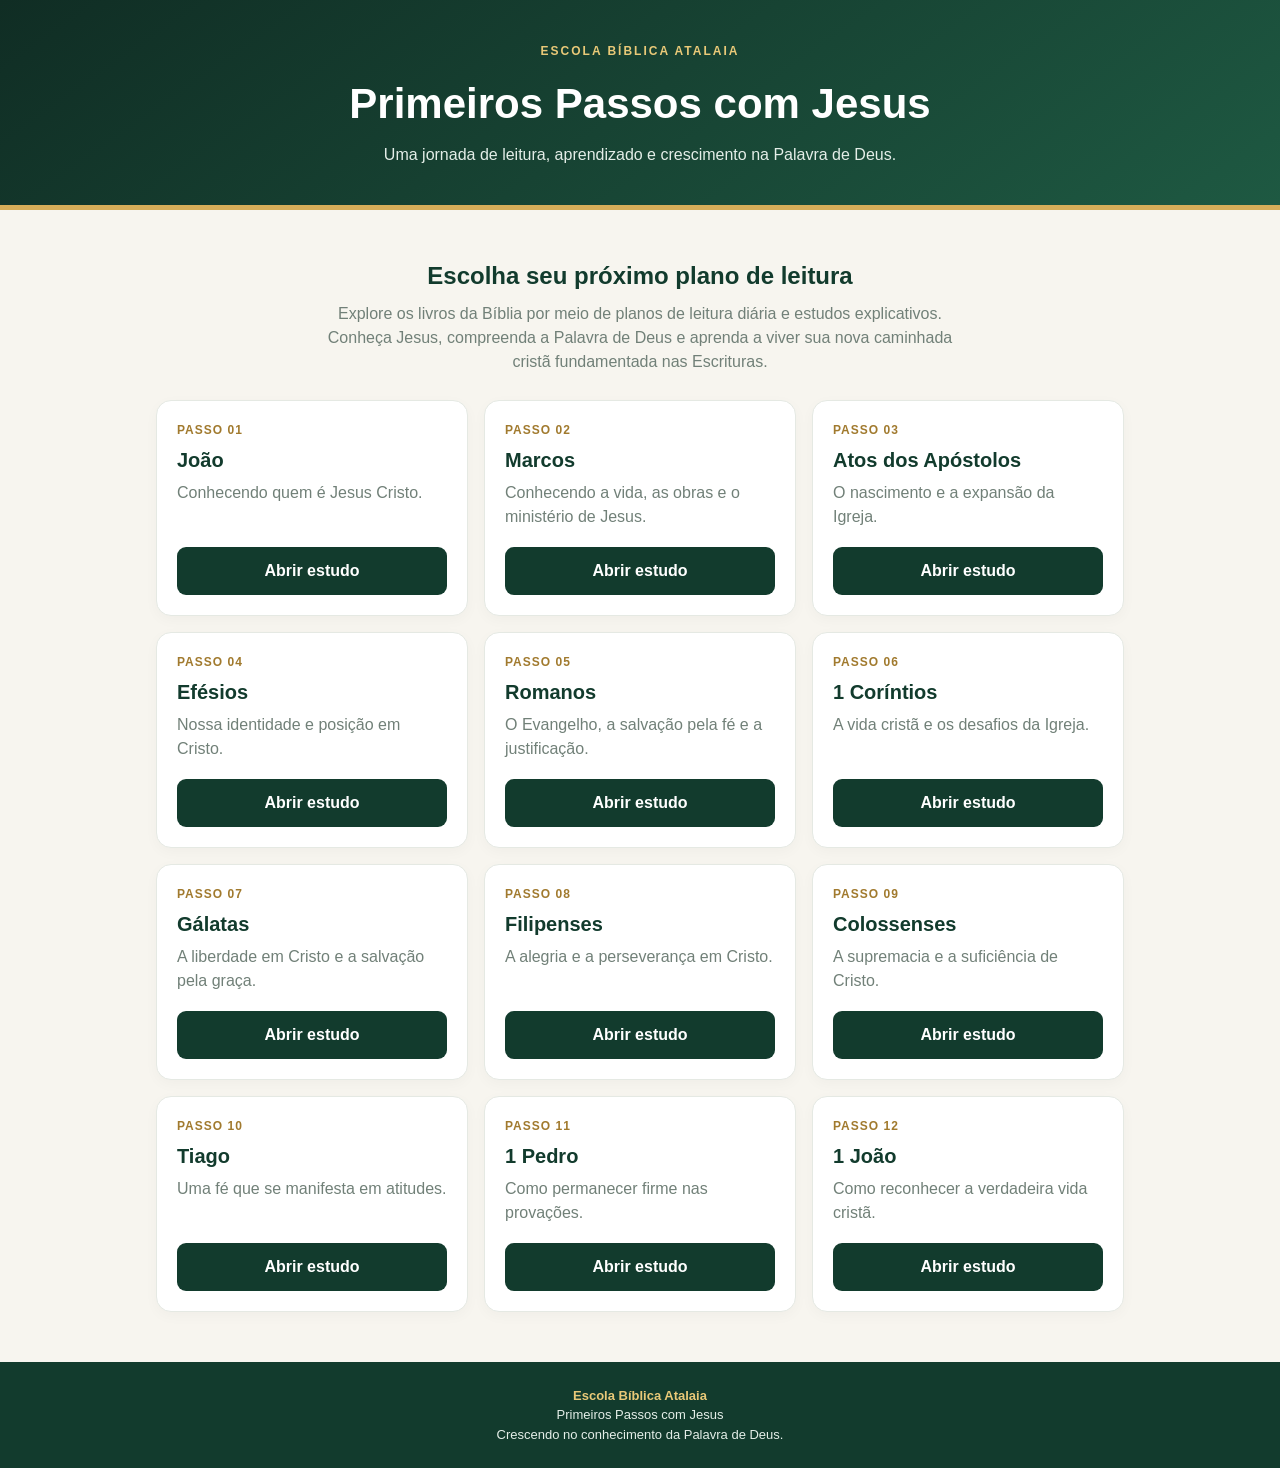
<file: primeirosPassos_pagina_inicial.html>
<!DOCTYPE html>
<html lang="pt-BR">
<head>
<meta charset="UTF-8">
<meta name="viewport" content="width=device-width, initial-scale=1.0">
<meta name="theme-color" content="#123b2d">
<title>Primeiros Passos com Jesus | Escola Bíblica Atalaia</title>

<style>
:root {
  --green: #123b2d;
  --green-light: #1e5942;
  --gold: #d6ad59;
  --cream: #f7f5ef;
  --white: #ffffff;
  --text: #26352e;
  --muted: #718078;
}
* {
  box-sizing: border-box;
}
body {
  margin: 0;
  font-family: Arial, sans-serif;
  background: var(--cream);
  color: var(--text);
  line-height: 1.5;
}
header {
  background: linear-gradient(145deg, #102d24, #1e5942);
  color: white;
  text-align: center;
  padding: 42px 20px 38px;
  border-bottom: 5px solid var(--gold);
}
.brand {
  color: #e9c978;
  font-size: 12px;
  font-weight: bold;
  letter-spacing: 2px;
  text-transform: uppercase;
}
header h1 {
  font-size: clamp(28px, 6vw, 42px);
  margin: 12px 0 8px;
}
header p {
  margin: 0 auto;
  max-width: 600px;
  color: #e4eee8;
}
main {
  max-width: 1000px;
  margin: auto;
  padding: 28px 16px 50px;
}
.intro {
  text-align: center;
  margin-bottom: 26px;
}
.intro h2 {
  color: var(--green);
  margin-bottom: 8px;
}
.intro p {
  color: var(--muted);
  max-width: 650px;
  margin: auto;
}
.books {
  display: grid;
  grid-template-columns: 1fr;
  gap: 16px;
}
.book {
  display: flex;
  flex-direction: column;
  background: var(--white);
  border: 1px solid #e5e9e3;
  border-radius: 15px;
  padding: 20px;
  box-shadow: 0 4px 14px #172f2008;
}
.book-number {
  color: #a17a2e;
  font-size: 12px;
  font-weight: bold;
  letter-spacing: 1px;
  text-transform: uppercase;
}
.book h3 {
  color: var(--green);
  font-size: 20px;
  margin: 6px 0;
}
.book p {
  color: var(--muted);
  margin: 0 0 18px;
  flex-grow: 1;
}
.book a {
  display: block;
  text-align: center;
  text-decoration: none;
  background: var(--green);
  color: white;
  padding: 12px 16px;
  border-radius: 9px;
  font-weight: bold;
  transition: background .2s, transform .2s;
}
.book a:hover {
  background: var(--green-light);
  transform: translateY(-1px);
}
footer {
  text-align: center;
  background: var(--green);
  color: #e4eee8;
  padding: 24px 16px;
  font-size: 13px;
}
footer strong {
  color: #e9c978;
}
@media (min-width: 600px) {
  .books {
    grid-template-columns: repeat(2, 1fr);
  }
}
@media (min-width: 900px) {
  .books {
    grid-template-columns: repeat(3, 1fr);
  }
}
</style>
</head>

<body>
<header>
  <div class="brand">Escola Bíblica Atalaia</div>
  <h1>Primeiros Passos com Jesus</h1>
  <p>Uma jornada de leitura, aprendizado e crescimento na Palavra de Deus.</p>
</header>

<main>
  <section class="intro">
    <h2>Escolha seu próximo plano de leitura</h2>

<p>
    Explore os livros da Bíblia por meio de planos de leitura
    diária e estudos explicativos. Conheça Jesus, compreenda
    a Palavra de Deus e aprenda a viver sua nova caminhada
    cristã fundamentada nas Escrituras.
</p>
  </section>

  <section class="books">

    <article class="book">
      <span class="book-number">Passo 01</span>
      <h3>João</h3>
      <p>Conhecendo quem é Jesus Cristo.</p>
      <a href="evangelho__joao.html">Abrir estudo</a>
    </article>

    <article class="book">
      <span class="book-number">Passo 02</span>
      <h3>Marcos</h3>
      <p>Conhecendo a vida, as obras e o ministério de Jesus.</p>
      <a href="marcos.html">Abrir estudo</a>
    </article>

    <article class="book">
      <span class="book-number">Passo 03</span>
      <h3>Atos dos Apóstolos</h3>
      <p>O nascimento e a expansão da Igreja.</p>
      <a href="atos.html">Abrir estudo</a>
    </article>

    <article class="book">
      <span class="book-number">Passo 04</span>
      <h3>Efésios</h3>
      <p>Nossa identidade e posição em Cristo.</p>
      <a href="efesios.html">Abrir estudo</a>
    </article>

    <article class="book">
      <span class="book-number">Passo 05</span>
      <h3>Romanos</h3>
      <p>O Evangelho, a salvação pela fé e a justificação.</p>
      <a href="romanos.html">Abrir estudo</a>
    </article>

    <article class="book">
      <span class="book-number">Passo 06</span>
      <h3>1 Coríntios</h3>
      <p>A vida cristã e os desafios da Igreja.</p>
      <a href="1-corintios.html">Abrir estudo</a>
    </article>

    <article class="book">
      <span class="book-number">Passo 07</span>
      <h3>Gálatas</h3>
      <p>A liberdade em Cristo e a salvação pela graça.</p>
      <a href="galatas.html">Abrir estudo</a>
    </article>

    <article class="book">
      <span class="book-number">Passo 08</span>
      <h3>Filipenses</h3>
      <p>A alegria e a perseverança em Cristo.</p>
      <a href="filipenses.html">Abrir estudo</a>
    </article>

    <article class="book">
      <span class="book-number">Passo 09</span>
      <h3>Colossenses</h3>
      <p>A supremacia e a suficiência de Cristo.</p>
      <a href="colossenses.html">Abrir estudo</a>
    </article>

    <article class="book">
      <span class="book-number">Passo 10</span>
      <h3>Tiago</h3>
      <p>Uma fé que se manifesta em atitudes.</p>
      <a href="tiago.html">Abrir estudo</a>
    </article>

    <article class="book">
      <span class="book-number">Passo 11</span>
      <h3>1 Pedro</h3>
      <p>Como permanecer firme nas provações.</p>
      <a href="1-pedro.html">Abrir estudo</a>
    </article>

    <article class="book">
      <span class="book-number">Passo 12</span>
      <h3>1 João</h3>
      <p>Como reconhecer a verdadeira vida cristã.</p>
      <a href="1-joao.html">Abrir estudo</a>
    </article>

  </section>
</main>

<footer>
  <strong>Escola Bíblica Atalaia</strong><br>
  Primeiros Passos com Jesus<br>
  Crescendo no conhecimento da Palavra de Deus.
</footer>
</body>
</html>
</file>
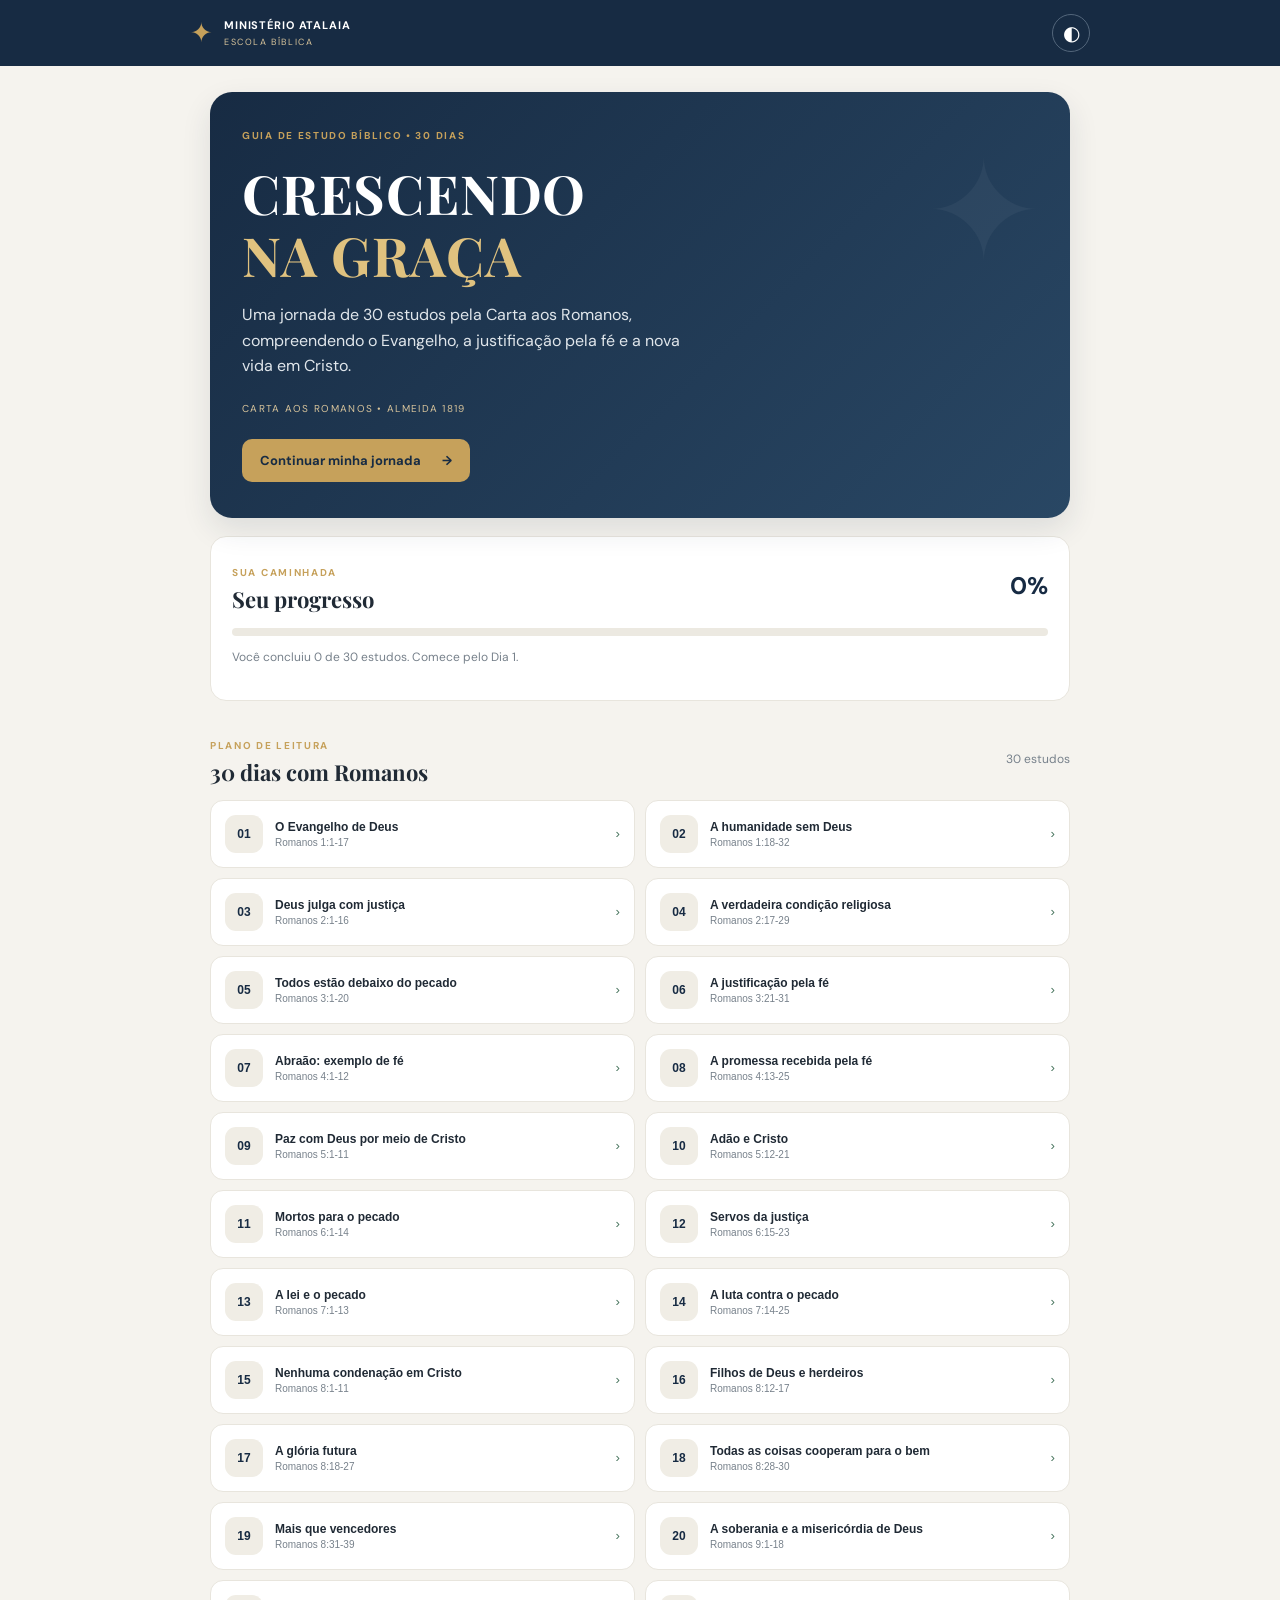
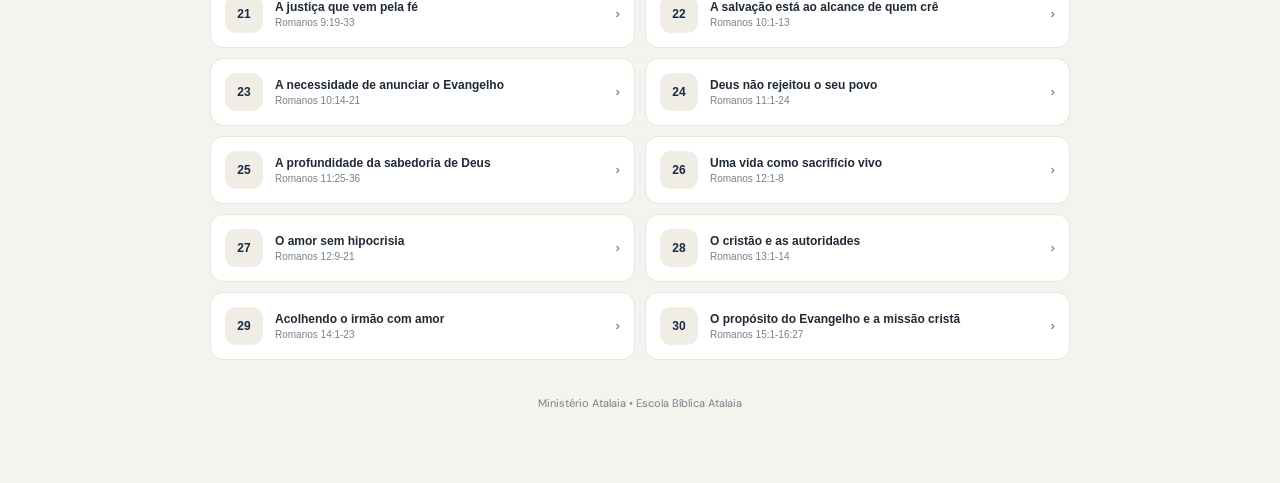
<file: romanos.html>
<!DOCTYPE html>
<html lang="pt-BR">
<head>
<meta charset="UTF-8">
<meta name="viewport" content="width=device-width, initial-scale=1">
<meta name="theme-color" content="#172b43">
<meta name="description" content="Plano de estudo bíblico de 30 dias na Carta aos Romanos — Ministério Atalaia.">
<title>Crescendo na Graça | Romanos — Ministério Atalaia</title>

<style>
@import url('https://fonts.googleapis.com/css2?family=DM+Sans:wght@400;500;600;700&family=Playfair+Display:wght@500;600;700&display=swap');

:root{
--navy:#172b43;
--navy2:#203b59;
--gold:#c6a15b;
--paper:#f5f3ee;
--card:#fff;
--ink:#202a35;
--muted:#77818b;
--line:#e8e5dd;
--soft:#f8f6f1;
--green:#47745d;
}

*{box-sizing:border-box}

body{
margin:0;
background:var(--paper);
color:var(--ink);
font-family:'DM Sans',sans-serif;
line-height:1.6;
}

.topbar{
height:66px;
background:var(--navy);
color:#fff;
display:flex;
align-items:center;
justify-content:space-between;
padding:0 max(20px,calc((100% - 900px)/2));
position:sticky;
top:0;
z-index:5;
}

.brand{
display:flex;
align-items:center;
gap:10px;
color:#fff;
text-decoration:none;
letter-spacing:.08em;
font-size:11px;
}

.brand small{
display:block;
color:#d8c49b;
font-size:9px;
letter-spacing:.18em;
}

.brand-mark{
color:var(--gold);
font-size:27px;
}

.icon-btn{
border:1px solid #53667b;
color:white;
background:transparent;
border-radius:50%;
width:38px;
height:38px;
font-size:20px;
cursor:pointer;
}

main{
max-width:900px;
margin:auto;
padding:26px 20px 60px;
}

.view{display:none}
.view.active{display:block}

.hero{
background:linear-gradient(135deg,#172b43,#294764);
border-radius:22px;
padding:36px 32px;
color:#fff;
position:relative;
overflow:hidden;
box-shadow:0 12px 30px #172b431c;
}

.hero:after{
content:"✦";
position:absolute;
right:28px;
top:8px;
font-size:140px;
color:#ffffff0b;
}

.eyebrow,.section-kicker,.card-label{
font-size:10px;
letter-spacing:.17em;
font-weight:700;
color:var(--gold);
}

h1,h2{
font-family:'Playfair Display',serif;
line-height:1.15;
}

.hero h1{
font-size:clamp(34px,7vw,54px);
margin:18px 0 12px;
letter-spacing:.015em;
}

.hero h1 em{
font-style:normal;
color:#e0c27f;
}

.hero p{
max-width:440px;
color:#e0e6eb;
margin-bottom:22px;
}

.hero-meta{
font-size:10px;
letter-spacing:.13em;
color:#d8c49b;
margin-bottom:22px;
}

.primary-btn,.secondary-btn{
border:0;
border-radius:10px;
padding:13px 18px;
font:700 13px 'DM Sans';
cursor:pointer;
}

.primary-btn{
background:var(--gold);
color:#172b43;
}

.primary-btn span{margin-left:18px}

.secondary-btn{
background:#eae6dc;
color:var(--navy);
}

.progress-card,.content-card{
background:var(--card);
border:1px solid var(--line);
border-radius:16px;
padding:21px;
margin-top:18px;
}

.progress-heading,.section-heading{
display:flex;
align-items:center;
justify-content:space-between;
}

.progress-heading h2,.section-heading h2{
font-size:22px;
margin:3px 0;
}

.progress-heading strong{
font-size:24px;
color:var(--navy);
}

.progress-track{
height:8px;
background:#ece9e1;
border-radius:10px;
overflow:hidden;
margin:13px 0 8px;
}

.progress-track span{
display:block;
height:100%;
width:0;
background:var(--green);
border-radius:10px;
transition:width .25s;
}

.progress-card p,.muted{
color:var(--muted);
font-size:12px;
}

.section-heading{margin:30px 0 12px}

.day-list{
display:grid;
grid-template-columns:repeat(2,minmax(0,1fr));
gap:10px;
}

.day-item{
background:var(--card);
border:1px solid var(--line);
border-radius:13px;
padding:14px;
display:flex;
align-items:center;
gap:12px;
text-align:left;
cursor:pointer;
color:var(--ink);
width:100%;
}

.day-item:hover{border-color:var(--gold)}

.day-number{
width:38px;
height:38px;
border-radius:11px;
background:#f0ede5;
color:var(--navy);
display:grid;
place-items:center;
font-weight:700;
font-size:12px;
flex-shrink:0;
}

.day-item.done .day-number{
background:#e3eee7;
color:var(--green);
}

.day-info strong{
display:block;
font-size:12px;
}

.day-info small{
display:block;
color:var(--muted);
font-size:10px;
margin-top:3px;
}

.day-check{
margin-left:auto;
color:var(--green);
}

footer{
text-align:center;
color:var(--muted);
font-size:11px;
padding:35px 0 10px;
}

.back-btn{
border:0;
background:transparent;
color:var(--navy);
font-weight:700;
padding:5px 0 18px;
cursor:pointer;
}

.study-topline{
display:flex;
align-items:center;
gap:12px;
}

.pill{
background:#e8e1d2;
color:#6e5528;
border-radius:30px;
padding:5px 11px;
font-size:10px;
font-weight:700;
letter-spacing:.1em;
}

.study-title{
font-size:clamp(30px,6vw,42px);
margin:16px 0 5px;
color:var(--navy);
}

.study-reference{
color:var(--muted);
margin:0 0 18px;
}

.study-content{max-width:720px}

.content-card{
padding:22px;
margin:13px 0;
}

.content-card h2{
font-size:21px;
margin:7px 0 10px;
color:var(--navy);
}

.content-card p{
font-size:14px;
margin:8px 0;
}

.reference-box{
padding:12px 14px;
background:var(--soft);
border-left:3px solid var(--gold);
font-weight:700;
color:var(--navy);
margin:12px 0;
}

.content-card label{
display:block;
font-size:12px;
font-weight:700;
margin:16px 0 7px;
color:var(--navy);
}

textarea{
width:100%;
resize:vertical;
border:1px solid var(--line);
border-radius:10px;
padding:12px;
font:13px/1.6 'DM Sans';
background:#fff;
color:#202a35;
}

textarea:focus{
outline:2px solid #c6a15b66;
border-color:var(--gold);
}

.tiny-note{
font-size:10px!important;
color:var(--muted);
}

.explain-point{
padding:10px 0;
border-bottom:1px solid var(--line);
font-size:14px;
}

.explain-point:last-child{border:0}

.memory-verse{
font-family:'Playfair Display',serif;
font-size:18px!important;
color:var(--navy);
}

.scripture-text{
background:var(--soft);
border:1px solid var(--line);
border-radius:12px;
padding:14px 16px;
margin:14px 0;
}

.scripture-verse{
display:grid;
grid-template-columns:25px 1fr;
gap:8px;
padding:7px 0;
border-bottom:1px solid var(--line);
font-size:14px;
line-height:1.75;
}

.scripture-verse:last-child{border:0}

.scripture-verse sup{
color:#9a793d;
font-weight:700;
font-size:10px;
padding-top:3px;
}

.scripture-status{
color:var(--muted);
font-size:12px;
}

.scripture-error{
color:#a33b32;
font-size:13px;
}

.dark .scripture-text{background:#26394c}

.verse-ref{
font-size:11px;
color:#8a6b32;
font-weight:700;
}

.question{
font-size:13px;
font-weight:600;
margin:13px 0 5px;
}

.prayer-card{background:#f0eee7}

.study-actions{
display:flex;
gap:8px;
align-items:center;
justify-content:space-between;
flex-wrap:wrap;
margin-top:18px;
}

.study-actions .primary-btn{flex:1}

.dark{
--paper:#101b28;
--card:#1b2b3b;
--ink:#edf0f2;
--muted:#aab4bd;
--line:#344454;
--soft:#243649;
}

.dark .day-item,.dark textarea{
background:#1b2b3b;
color:#edf0f2;
}

.dark .day-number{
background:#2b4054;
color:#e4c987;
}

.dark .content-card h2,
.dark .study-title,
.dark .reference-box{
color:#e7d3a5;
}

.dark .reference-box,.dark .prayer-card{
background:#26394c;
}

.dark .secondary-btn{
background:#34485b;
color:#fff;
}

.dark .progress-track{background:#344454}

@media(max-width:560px){
main{padding:17px 14px 40px}
.hero{padding:28px 22px}
.day-list{grid-template-columns:1fr}
.progress-card,.content-card{padding:17px}
.study-actions{
display:grid;
grid-template-columns:1fr 1fr;
}
.study-actions .primary-btn{
grid-column:1/-1;
grid-row:1;
}
.study-actions #prevBtn{grid-column:1}
.study-actions #nextBtn{grid-column:2}
.hero h1{font-size:37px}
}
</style>
</head>

<body>

<header class="topbar">
<a class="brand" href="#" id="homeLink" aria-label="Início">
<span class="brand-mark">✦</span>
<span>
<strong>MINISTÉRIO ATALAIA</strong>
<small>ESCOLA BÍBLICA</small>
</span>
</a>
<button class="icon-btn" id="themeBtn" aria-label="Alternar tema">◐</button>
</header>

<main>

<section id="homeView" class="view active">

<section class="hero">
<div class="eyebrow">GUIA DE ESTUDO BÍBLICO • 30 DIAS</div>
<h1>CRESCENDO<br><em>NA GRAÇA</em></h1>
<p>Uma jornada de 30 estudos pela Carta aos Romanos, compreendendo o Evangelho, a justificação pela fé e a nova vida em Cristo.</p>
<div class="hero-meta">CARTA AOS ROMANOS • ALMEIDA 1819</div>
<button class="primary-btn" id="continueBtn">Continuar minha jornada <span>→</span></button>
</section>

<section class="progress-card">
<div class="progress-heading">
<div>
<span class="section-kicker">SUA CAMINHADA</span>
<h2>Seu progresso</h2>
</div>
<strong id="progressPercent">0%</strong>
</div>
<div class="progress-track"><span id="progressBar"></span></div>
<p id="progressText">Você ainda não concluiu nenhum estudo. Comece pelo Dia 1.</p>
</section>

<div class="section-heading">
<div>
<span class="section-kicker">PLANO DE LEITURA</span>
<h2>30 dias com Romanos</h2>
</div>
<span class="muted">30 estudos</span>
</div>

<div id="dayList" class="day-list"></div>

<footer>Ministério Atalaia • Escola Bíblica Atalaia</footer>
</section>

<section id="studyView" class="view">

<button class="back-btn" id="backBtn">← Voltar ao plano</button>

<div class="study-topline">
<span id="studyDayLabel" class="pill">DIA 1</span>
<span id="studyWeek" class="muted"></span>
</div>

<h1 id="studyTitle" class="study-title"></h1>
<p id="studyReference" class="study-reference"></p>

<div class="study-content">

<article class="content-card scripture-card">
<div class="card-label">01 • LEITURA BÍBLICA</div>
<h2>Texto bíblico</h2>
<p id="readingIntro"></p>
<div class="reference-box" id="readingReference"></div>
<div id="scriptureText" class="scripture-text" aria-live="polite">
<p>O texto bíblico será carregado automaticamente.</p>
</div>
<p id="scriptureCopyright" class="tiny-note">Texto bíblico: Bíblia Livre (Almeida 1819), disponibilizada pela API Midvash. Requer conexão com a internet.</p>
</article>

<article class="content-card">
<div class="card-label">02 • CONTEXTO</div>
<h2>Entendendo o contexto</h2>
<p id="contextText"></p>
</article>

<article class="content-card">
<div class="card-label">03 • EXPLICAÇÃO BÍBLICA</div>
<h2>O que o texto ensina?</h2>
<div id="explanationText"></div>
</article>

<article class="content-card">
<div class="card-label">04 • PARA A VIDA</div>
<h2>Aplicação prática</h2>
<p id="applicationText"></p>
</article>

<article class="content-card">
<div class="card-label">05 • MEMORIZAÇÃO</div>
<h2>Versículo para guardar</h2>
<p id="memoryText" class="memory-verse"></p>
<span id="memoryReference" class="verse-ref"></span>
</article>

<article class="content-card">
<div class="card-label">06 • REFLEXÃO</div>
<h2>Pense e responda</h2>
<div id="questions"></div>
<label for="notesInput">Minhas anotações</label>
<textarea id="notesInput" rows="5" placeholder="O que aprendi? O que preciso colocar em prática?"></textarea>
<button class="secondary-btn" id="saveNotesBtn">Salvar minhas anotações</button>
</article>

<article class="content-card prayer-card">
<div class="card-label">07 • MOMENTO DE ORAÇÃO</div>
<h2>Ore ao Senhor</h2>
<p id="prayerText"></p>
</article>

</div>

<div class="study-actions">
<button class="secondary-btn" id="prevBtn">← Anterior</button>
<button class="primary-btn" id="completeBtn">Marcar como concluído ✓</button>
<button class="secondary-btn" id="nextBtn">Próximo →</button>
</div>

</section>
</main>

<script>

const studies = [

{
day:1,
title:"O Evangelho de Deus",
ref:"Romanos 1:1-17",
week:"Semana 1 • A revelação do Evangelho",
intro:"Leia Romanos 1:1-17. Observe como Paulo apresenta sua missão, a origem divina do Evangelho e a necessidade de viver pela fé.",
context:"Paulo escreve aos cristãos que estavam em Roma. Antes de tratar dos grandes temas da salvação, apresenta sua identidade como servo de Jesus Cristo e apóstolo chamado para anunciar o Evangelho de Deus. A mensagem não é uma invenção humana: foi prometida nas Escrituras e tem Jesus Cristo como centro.",
points:[
"Paulo se apresenta como servo de Jesus Cristo e chamado para o apostolado.",
"O Evangelho de Deus havia sido prometido anteriormente pelos profetas nas Escrituras.",
"Jesus Cristo é o centro da mensagem: descendente de Davi segundo a carne e declarado Filho de Deus em poder pela ressurreição.",
"Paulo reconhece que recebeu a graça e o apostolado para conduzir pessoas à obediência da fé.",
"O Evangelho é o poder de Deus para salvação de todo aquele que crê, primeiro do judeu e também do grego.",
"A justiça de Deus se revela no Evangelho, e o justo viverá pela fé."
],
application:"O Evangelho não deve ser tratado como uma filosofia humana ou apenas como uma tradição religiosa. É a mensagem de Deus sobre seu Filho. Conhecer Romanos começa reconhecendo que a salvação vem de Deus e é recebida pela fé.",
memory:"O justo viverá da fé.",
memoryRef:"Romanos 1:17",
questions:[
"Como Paulo se apresenta no início da carta?",
"Quem é o centro do Evangelho anunciado por Paulo?",
"O que significa dizer que o Evangelho é o poder de Deus para salvação?",
"Por que a fé é fundamental na vida cristã?"
],
prayer:"Senhor Deus, ajuda-me a compreender o teu Evangelho. Que minha fé esteja firmada em Jesus Cristo e que minha vida demonstre obediência à tua Palavra. Amém."
},

{
day:2,
title:"A humanidade sem Deus",
ref:"Romanos 1:18-32",
week:"Semana 1 • A condição humana",
intro:"Leia Romanos 1:18-32. Observe como Paulo descreve a rejeição da verdade de Deus e suas consequências.",
context:"Depois de apresentar o poder salvador do Evangelho, Paulo mostra por que a humanidade necessita dessa salvação. O texto descreve pessoas que tiveram conhecimento suficiente da revelação de Deus na criação, mas não o glorificaram nem lhe deram graças.",
points:[
"A ira de Deus se manifesta contra a impiedade e a injustiça humanas.",
"A criação testemunha o poder e a natureza divina do Criador.",
"Conhecer a existência de Deus não significa necessariamente honrá-lo ou obedecer-lhe.",
"A humanidade trocou a glória do Criador por imagens e coisas criadas.",
"A rejeição de Deus produz desordem nos pensamentos, desejos e relacionamentos.",
"Paulo descreve uma sociedade que não apenas pratica o mal, mas também aprova a prática do pecado."
],
application:"O texto nos chama a reconhecer a seriedade do pecado e a necessidade de voltar ao Criador. Em vez de justificar atitudes erradas, devemos examinar nossa vida diante da verdade de Deus.",
memory:"Porquanto, tendo conhecido a Deus, não o glorificaram como Deus, nem lhe deram graças.",
memoryRef:"Romanos 1:21",
questions:[
"O que a criação revela sobre Deus?",
"Qual foi a atitude da humanidade diante do conhecimento de Deus?",
"Quais são algumas consequências da rejeição da verdade?",
"Como podemos honrar o Criador em nossa vida diária?"
],
prayer:"Senhor, livra-me de uma vida distante de ti. Ensina-me a reconhecer tua grandeza, honrar teu nome e viver de acordo com tua verdade. Amém."
},

{
day:3,
title:"Deus julga com justiça",
ref:"Romanos 2:1-16",
week:"Semana 1 • A condição humana",
intro:"Leia Romanos 2:1-16. Observe o ensino sobre o julgamento justo de Deus e a responsabilidade de cada pessoa.",
context:"Paulo volta sua atenção à pessoa que condena os outros, mas pratica coisas semelhantes. O conhecimento religioso não coloca ninguém acima do julgamento de Deus. O Senhor julga com justiça, sem parcialidade.",
points:[
"Quem julga o outro também precisa examinar a própria conduta.",
"A bondade e a paciência de Deus devem conduzir ao arrependimento.",
"Deus julga cada pessoa segundo a verdade, sem favoritismo.",
"Ouvir a lei não é o mesmo que praticá-la.",
"A consciência humana testemunha sobre a responsabilidade moral.",
"O julgamento de Deus alcança também as intenções e os segredos do coração."
],
application:"Não use a Bíblia apenas para apontar os erros de outras pessoas. Permita que a Palavra examine sua própria vida. A resposta correta diante da paciência de Deus é arrependimento sincero.",
memory:"A benignidade de Deus te leva ao arrependimento.",
memoryRef:"Romanos 2:4",
questions:[
"Por que não devemos julgar os outros com hipocrisia?",
"Qual deve ser nossa resposta à bondade de Deus?",
"Deus julga com parcialidade?",
"Por que ouvir a Palavra não é suficiente?"
],
prayer:"Pai, examina meu coração. Livra-me da hipocrisia e conduz-me ao arrependimento verdadeiro. Que eu pratique aquilo que aprendo em tua Palavra. Amém."
},

{
day:4,
title:"A verdadeira condição religiosa",
ref:"Romanos 2:17-29",
week:"Semana 1 • A condição humana",
intro:"Leia Romanos 2:17-29. Observe a diferença entre aparência religiosa e transformação interior.",
context:"Paulo dirige-se à pessoa que se orgulha de conhecer a lei e ensinar os outros. O problema não está em possuir a lei, mas em não praticá-la. A verdadeira identidade do povo de Deus não pode ser reduzida a sinais exteriores.",
points:[
"Conhecer a lei aumenta a responsabilidade de quem a recebeu.",
"Ensinar outras pessoas exige coerência entre palavras e atitudes.",
"A desobediência pode fazer com que o nome de Deus seja desonrado.",
"A verdadeira transformação não é apenas exterior.",
"A circuncisão física tinha significado na aliança, mas Paulo destaca a importância da realidade interior.",
"O louvor verdadeiro vem de Deus, e não da aprovação humana."
],
application:"A vida cristã não deve ser construída sobre aparência, títulos ou reconhecimento. Deus deseja sinceridade, obediência e transformação no coração.",
memory:"A circuncisão é a do coração, no espírito, e não na letra.",
memoryRef:"Romanos 2:29",
questions:[
"Qual é o perigo de ensinar sem praticar?",
"O que Paulo ensina sobre a aparência religiosa?",
"O que significa ter o coração transformado?",
"De quem devemos buscar aprovação?"
],
prayer:"Senhor, transforma meu interior. Que minhas atitudes confirmem aquilo que professo com meus lábios. Amém."
},

{
day:5,
title:"Todos estão debaixo do pecado",
ref:"Romanos 3:1-20",
week:"Semana 1 • A condição humana",
intro:"Leia Romanos 3:1-20. Observe como Paulo demonstra que judeus e gentios estão igualmente necessitados da graça de Deus.",
context:"Paulo reúne os argumentos anteriores para mostrar que todos estão debaixo do pecado. As vantagens recebidas por Israel não anulam a responsabilidade humana. A lei revela o pecado, mas não pode justificar o pecador diante de Deus.",
points:[
"Deus permanece fiel mesmo quando seres humanos demonstram infidelidade.",
"Nenhuma vantagem religiosa elimina a necessidade de prestar contas a Deus.",
"Paulo reúne textos do Antigo Testamento para demonstrar a universalidade do pecado.",
"Não existe ser humano naturalmente justo diante de Deus.",
"A lei revela o conhecimento do pecado, mas não oferece justificativa por mérito humano.",
"Toda a humanidade precisa reconhecer sua necessidade de salvação."
],
application:"Reconhecer o pecado não deve produzir desespero, mas humildade diante de Deus. Ninguém pode se apresentar como superior aos demais. Todos necessitam da graça divina.",
memory:"Não há um justo, nem um sequer.",
memoryRef:"Romanos 3:10",
questions:[
"Qual era a vantagem dos judeus mencionada por Paulo?",
"Deus deixa de ser fiel quando o ser humano é infiel?",
"O que a lei revela sobre o pecado?",
"Por que todos necessitam da graça de Deus?"
],
prayer:"Deus santo, reconheço que preciso de tua graça. Livra-me do orgulho e ajuda-me a confiar na salvação que vem de ti. Amém."
},

{
day:6,
title:"A justificação pela fé",
ref:"Romanos 3:21-31",
week:"Semana 1 • A graça de Deus",
intro:"Leia Romanos 3:21-31. Este é um dos textos centrais da carta: observe como Deus oferece justiça por meio da fé em Jesus Cristo.",
context:"Depois de demonstrar que todos pecaram, Paulo apresenta a justiça de Deus manifestada independentemente das obras da lei. A salvação é oferecida gratuitamente pela graça, mediante a redenção realizada em Cristo Jesus.",
points:[
"A justiça de Deus foi manifestada e testemunhada pela Lei e pelos Profetas.",
"Todos pecaram e estão destituídos da glória de Deus.",
"A justificação é oferecida gratuitamente pela graça de Deus.",
"A redenção está em Cristo Jesus.",
"A fé em Jesus é o meio pelo qual recebemos a justificação.",
"Ninguém pode se gloriar diante de Deus como se tivesse conquistado a salvação por mérito próprio."
],
application:"A salvação não é um prêmio conquistado por boas obras. As boas obras são fruto de uma vida alcançada pela graça. Receba a justificação pela fé e viva em gratidão a Cristo.",
memory:"Sendo justificados gratuitamente pela sua graça, pela redenção que há em Cristo Jesus.",
memoryRef:"Romanos 3:24",
questions:[
"O que significa ser justificado?",
"Por que ninguém pode se gloriar diante de Deus?",
"Qual é o papel da graça na salvação?",
"Qual é a relação entre fé e justificação?"
],
prayer:"Pai, obrigado pela graça revelada em Jesus Cristo. Ajuda-me a viver pela fé, sem confiar em meus próprios méritos. Amém."
},

{
day:7,
title:"Abraão: exemplo de fé",
ref:"Romanos 4:1-12",
week:"Semana 1 • A graça de Deus",
intro:"Leia Romanos 4:1-12. Observe como Paulo usa a vida de Abraão para explicar a justificação pela fé.",
context:"Paulo recorre à história de Abraão, personagem fundamental das Escrituras judaicas. Antes de apresentar qualquer obra como fundamento da justificação, o apóstolo lembra que Abraão creu em Deus, e isso lhe foi imputado como justiça.",
points:[
"Abraão não recebeu justificação como pagamento por obras.",
"A justiça lhe foi imputada porque creu em Deus.",
"Paulo utiliza o testemunho de Davi para mostrar a bênção do perdão.",
"A justificação não depende de um sinal religioso exterior.",
"Abraão foi considerado justo antes da circuncisão.",
"A fé de Abraão torna-se exemplo para todos os que creem."
],
application:"A fé verdadeira confia na promessa de Deus. Não transforme práticas religiosas em motivo de orgulho. Os sinais exteriores devem acompanhar uma realidade de confiança e obediência ao Senhor.",
memory:"Abraão creu em Deus, e isso lhe foi imputado como justiça.",
memoryRef:"Romanos 4:3",
questions:[
"Como Abraão foi considerado justo?",
"Qual é a diferença entre salário e graça?",
"Por que Paulo menciona Davi?",
"O que a história de Abraão ensina sobre a fé?"
],
prayer:"Senhor, ensina-me a confiar em tuas promessas como Abraão confiou. Que minha fé seja sincera e perseverante. Amém."
},

{
day:8,
title:"A promessa recebida pela fé",
ref:"Romanos 4:13-25",
week:"Semana 2 • Vivendo pela fé",
intro:"Leia Romanos 4:13-25. Observe a confiança de Abraão diante de circunstâncias que pareciam impossíveis.",
context:"Paulo explica que a promessa feita a Abraão não foi recebida por meio da lei, mas pela justiça da fé. Abraão creu no Deus que vivifica os mortos e chama à existência as coisas que não existem.",
points:[
"A promessa não depende da observância da lei como mérito humano.",
"A herança é recebida pela fé, segundo a graça.",
"A lei pode evidenciar a transgressão, mas não é a base da promessa.",
"Abraão enfrentou circunstâncias humanamente impossíveis.",
"Sua fé estava firmada no poder e na fidelidade de Deus.",
"O exemplo de Abraão aponta para a fé naquele que ressuscitou Jesus dentre os mortos."
],
application:"A fé não significa negar a realidade das dificuldades. Significa confiar no caráter e no poder de Deus mesmo quando as circunstâncias parecem contrárias à promessa.",
memory:"E não duvidou da promessa de Deus por incredulidade, mas foi fortificado na fé.",
memoryRef:"Romanos 4:20",
questions:[
"Por que a promessa é recebida pela fé?",
"Como Abraão reagiu diante das circunstâncias?",
"Em quem a fé de Abraão estava firmada?",
"Como esse exemplo pode fortalecer sua confiança em Deus?"
],
prayer:"Deus fiel, fortalece minha fé. Ajuda-me a confiar em tuas promessas mesmo quando não consigo compreender as circunstâncias. Amém."
},

{
day:9,
title:"Paz com Deus por meio de Cristo",
ref:"Romanos 5:1-11",
week:"Semana 2 • Vivendo pela fé",
intro:"Leia Romanos 5:1-11. Observe os benefícios da justificação e o amor de Deus demonstrado na morte de Cristo.",
context:"Depois de explicar a justificação pela fé, Paulo apresenta seus resultados: paz com Deus, acesso à graça e esperança da glória. A segurança cristã está fundamentada no amor de Deus demonstrado quando Cristo morreu pelos pecadores.",
points:[
"A justificação pela fé produz paz com Deus por meio de Jesus Cristo.",
"Por Cristo, o cristão tem acesso à graça na qual permanece.",
"A esperança da glória sustenta o cristão mesmo em meio às tribulações.",
"A tribulação pode produzir perseverança, experiência e esperança.",
"O amor de Deus é derramado no coração pelo Espírito Santo.",
"Cristo morreu por nós quando ainda éramos pecadores."
],
application:"A paz com Deus não depende de uma vida sem dificuldades. Ela nasce da reconciliação realizada por Cristo. Em tempos difíceis, lembre-se de que o amor de Deus foi demonstrado na cruz.",
memory:"Deus prova o seu amor para conosco em que Cristo morreu por nós, sendo nós ainda pecadores.",
memoryRef:"Romanos 5:8",
questions:[
"Quais benefícios Paulo relaciona à justificação?",
"Como a tribulação pode produzir perseverança?",
"Quando Cristo morreu por nós?",
"Em que está fundamentada a esperança cristã?"
],
prayer:"Pai, obrigado porque Cristo morreu por nós. Fortalece minha esperança e ajuda-me a permanecer firme na graça. Amém."
},

{
day:10,
title:"Adão e Cristo",
ref:"Romanos 5:12-21",
week:"Semana 2 • Vivendo pela fé",
intro:"Leia Romanos 5:12-21. Observe o contraste entre a desobediência de Adão e a obediência de Jesus Cristo.",
context:"Paulo apresenta Adão como figura daquele que havia de vir. Por meio de um homem entrou o pecado no mundo, e por meio da obra de Cristo é oferecida a graça que conduz à justificação e à vida.",
points:[
"O pecado entrou no mundo por meio de um homem, e a morte veio pelo pecado.",
"A morte alcançou a humanidade, revelando a extensão do problema do pecado.",
"A transgressão de Adão e o dom gratuito de Cristo produzem resultados contrastantes.",
"A graça de Deus é maior que a transgressão humana.",
"Jesus Cristo é apresentado como aquele por meio de quem a graça reina para a vida eterna.",
"A obediência de Cristo ocupa lugar central na obra da salvação."
],
application:"Nossa esperança não está em nossa capacidade de corrigir o passado, mas na obra de Cristo. A graça de Deus oferece uma nova realidade para aqueles que recebem o dom da justiça.",
memory:"Onde o pecado abundou, superabundou a graça.",
memoryRef:"Romanos 5:20",
questions:[
"Como o pecado entrou no mundo?",
"Qual é o contraste entre Adão e Cristo?",
"O que significa dizer que a graça superabundou?",
"Em quem está nossa esperança de vida eterna?"
],
prayer:"Senhor, obrigado pela graça que nos alcança por meio de Jesus. Ajuda-me a viver debaixo do teu governo e da tua justiça. Amém."
},

{
day:11,
title:"Mortos para o pecado",
ref:"Romanos 6:1-14",
week:"Semana 2 • A nova vida",
intro:"Leia Romanos 6:1-14. Observe como a união com Cristo transforma a relação do cristão com o pecado.",
context:"Paulo responde a uma possível distorção da mensagem da graça: se a graça aumenta onde o pecado abundou, o cristão poderia continuar pecando? O apóstolo rejeita essa conclusão e explica a união do crente com Cristo em sua morte e ressurreição.",
points:[
"A graça não é autorização para permanecer na prática do pecado.",
"O batismo representa a identificação do cristão com a morte de Cristo.",
"Assim como Cristo ressuscitou, o cristão é chamado a andar em novidade de vida.",
"O velho homem foi crucificado com Cristo para que o domínio do pecado seja quebrado.",
"O cristão deve considerar-se morto para o pecado e vivo para Deus.",
"Os membros do corpo devem ser apresentados a Deus como instrumentos de justiça."
],
application:"A graça que salva também nos chama a uma vida transformada. Não use o perdão como desculpa para permanecer no pecado. Apresente diariamente sua vida a Deus.",
memory:"Assim andemos nós também em novidade de vida.",
memoryRef:"Romanos 6:4",
questions:[
"Por que a graça não é uma autorização para pecar?",
"O que significa andar em novidade de vida?",
"Como o cristão deve considerar sua relação com o pecado?",
"De que maneira podemos apresentar nossa vida a Deus?"
],
prayer:"Senhor Jesus, ajuda-me a viver em novidade de vida. Que o pecado não domine minhas escolhas e que meus atos glorifiquem a Deus. Amém."
},

{
day:12,
title:"Servos da justiça",
ref:"Romanos 6:15-23",
week:"Semana 2 • A nova vida",
intro:"Leia Romanos 6:15-23. Observe o contraste entre a escravidão do pecado e a vida de obediência a Deus.",
context:"Paulo continua mostrando que a graça não conduz à indiferença moral. A pessoa se torna serva daquele a quem obedece. O apóstolo contrasta os resultados do serviço ao pecado com o fruto de uma vida entregue a Deus.",
points:[
"Estar debaixo da graça não significa viver sem responsabilidade.",
"A obediência revela a quem a pessoa está servindo.",
"A escravidão ao pecado conduz à morte.",
"A obediência a Deus conduz a uma vida de justiça.",
"A santificação é apresentada como fruto de uma vida entregue a Deus.",
"O dom gratuito de Deus é a vida eterna em Cristo Jesus."
],
application:"Observe quais hábitos e escolhas estão governando sua vida. O cristão é chamado a abandonar o domínio do pecado e apresentar-se a Deus em obediência.",
memory:"O salário do pecado é a morte, mas o dom gratuito de Deus é a vida eterna.",
memoryRef:"Romanos 6:23",
questions:[
"O que significa ser servo da justiça?",
"Quais são os resultados do serviço ao pecado?",
"O que Paulo ensina sobre santificação?",
"Por que a vida eterna é chamada de dom gratuito?"
],
prayer:"Pai, quero servir à tua justiça. Dá-me força para abandonar o pecado e viver em obediência à tua vontade. Amém."
},

{
day:13,
title:"A lei e o pecado",
ref:"Romanos 7:1-13",
week:"Semana 2 • A luta espiritual",
intro:"Leia Romanos 7:1-13. Observe como Paulo explica a relação entre a lei, o pecado e a consciência da transgressão.",
context:"Paulo utiliza a figura do casamento para explicar que a morte altera a relação com a lei. Ele esclarece que a lei não é pecado; ela revela o pecado e mostra a gravidade da transgressão.",
points:[
"A lei exerce autoridade sobre a pessoa enquanto ela vive.",
"Paulo utiliza uma ilustração de casamento para explicar a mudança de relação com a lei.",
"Por meio do corpo de Cristo, o cristão pertence àquele que ressuscitou.",
"A lei não é pecado; ela revela o pecado.",
"O mandamento torna evidente a transgressão.",
"O pecado utiliza o mandamento para manifestar sua natureza destrutiva."
],
application:"A Palavra de Deus revela aquilo que precisa ser tratado em nosso coração. Não culpe a verdade por mostrar o pecado. Receba a correção e busque uma vida de obediência.",
memory:"A lei é santa; e o mandamento, santo, justo e bom.",
memoryRef:"Romanos 7:12",
questions:[
"Qual é a função da lei neste texto?",
"A lei é apresentada como pecado?",
"Como o pecado utiliza o mandamento?",
"Por que precisamos da graça de Deus?"
],
prayer:"Senhor, dá-me humildade para reconhecer o pecado quando tua Palavra o revela. Conduze-me à obediência e à dependência de tua graça. Amém."
},

{
day:14,
title:"A luta contra o pecado",
ref:"Romanos 7:14-25",
week:"Semana 2 • A luta espiritual",
intro:"Leia Romanos 7:14-25. Observe a descrição do conflito entre o desejo de fazer o bem e a presença do pecado.",
context:"Paulo descreve um conflito profundo entre o reconhecimento do que é bom e a incapacidade humana de vencer o pecado por suas próprias forças. O texto termina apontando para a libertação por meio de Jesus Cristo.",
points:[
"A lei é espiritual, mas o ser humano é apresentado como vendido sob o pecado.",
"O texto descreve o conflito entre querer fazer o bem e praticar o mal.",
"O pecado é apresentado como uma força que atua na natureza humana.",
"O reconhecimento do conflito não deve conduzir à acomodação.",
"A pergunta sobre quem pode libertar o ser humano aponta para a necessidade de Cristo.",
"Paulo agradece a Deus por Jesus Cristo, nosso Senhor."
],
application:"Reconheça suas lutas sem fazer do pecado uma desculpa. A vitória não vem da autoconfiança, mas da dependência de Deus e da obra de Jesus Cristo.",
memory:"Dou graças a Deus por Jesus Cristo, nosso Senhor.",
memoryRef:"Romanos 7:25",
questions:[
"Qual conflito Paulo descreve?",
"Por que a força humana é insuficiente para vencer o pecado?",
"Quem é apresentado como aquele que pode libertar?",
"Como devemos responder às nossas lutas espirituais?"
],
prayer:"Senhor Jesus, reconheço minha necessidade de ti. Ajuda-me a vencer o pecado e a depender diariamente da tua graça. Amém."
},

{
day:15,
title:"Nenhuma condenação em Cristo",
ref:"Romanos 8:1-11",
week:"Semana 3 • A vida no Espírito",
intro:"Leia Romanos 8:1-11. Observe a segurança daqueles que estão em Cristo e a obra do Espírito Santo.",
context:"Depois de apresentar o conflito com o pecado, Paulo anuncia uma verdade central: não há condenação para os que estão em Cristo Jesus. A nova vida é marcada pela atuação do Espírito, que liberta do domínio do pecado e da morte.",
points:[
"Não há condenação para os que estão em Cristo Jesus.",
"A lei do Espírito da vida liberta do domínio do pecado e da morte.",
"A lei não podia produzir justiça por causa da fraqueza humana.",
"Deus enviou seu próprio Filho para tratar do pecado.",
"A inclinação da carne e a inclinação do Espírito produzem resultados diferentes.",
"O Espírito de Deus habita nos que pertencem a Cristo."
],
application:"A segurança do cristão está em Cristo, não em sua própria perfeição. Viva segundo o Espírito, permitindo que a Palavra de Deus oriente seus pensamentos e atitudes.",
memory:"Portanto, agora, nenhuma condenação há para os que estão em Cristo Jesus.",
memoryRef:"Romanos 8:1",
questions:[
"Para quem não há condenação?",
"O que o Espírito realiza na vida do cristão?",
"Qual é a diferença entre a inclinação da carne e a do Espírito?",
"Em quem está a segurança do cristão?"
],
prayer:"Pai, obrigado pela segurança que temos em Cristo. Enche minha vida com teu Espírito e guia meus pensamentos e atitudes. Amém."
},

{
day:16,
title:"Filhos de Deus e herdeiros",
ref:"Romanos 8:12-17",
week:"Semana 3 • A vida no Espírito",
intro:"Leia Romanos 8:12-17. Observe a identidade dos filhos de Deus e o testemunho do Espírito Santo.",
context:"Paulo apresenta a nova identidade daqueles que são conduzidos pelo Espírito de Deus. O cristão não vive mais como escravo do medo, mas recebeu o Espírito de adoção, pelo qual clama: Aba, Pai.",
points:[
"O cristão não tem obrigação de viver segundo a carne.",
"Os que são guiados pelo Espírito de Deus são filhos de Deus.",
"O Espírito recebido não é de escravidão para viver novamente com medo.",
"O Espírito de adoção permite clamar: Aba, Pai.",
"O próprio Espírito testifica com o nosso espírito que somos filhos de Deus.",
"Os filhos de Deus são apresentados como herdeiros e participantes da esperança em Cristo."
],
application:"A identidade cristã não está baseada no medo, mas no relacionamento com Deus por meio de Cristo. Viva como filho, com confiança, reverência e obediência ao Pai.",
memory:"Porque todos os que são guiados pelo Espírito de Deus, esses são filhos de Deus.",
memoryRef:"Romanos 8:14",
questions:[
"Quem são os filhos de Deus segundo Paulo?",
"O que significa o Espírito de adoção?",
"O que o Espírito testifica ao cristão?",
"Como a identidade de filho deve influenciar nossa vida?"
],
prayer:"Aba, Pai, obrigado por me receberes em Cristo. Ajuda-me a viver como teu filho, guiado pelo Espírito e firmado em tua Palavra. Amém."
},

{
day:17,
title:"A glória futura",
ref:"Romanos 8:18-27",
week:"Semana 3 • A esperança cristã",
intro:"Leia Romanos 8:18-27. Observe a esperança da glória futura e o auxílio do Espírito em nossas fraquezas.",
context:"Paulo reconhece que o sofrimento presente é real, mas não pode ser comparado à glória que será revelada. A criação aguarda a redenção, e os cristãos esperam a consumação da salvação.",
points:[
"Os sofrimentos do tempo presente não se comparam à glória futura.",
"A criação aguarda a manifestação dos filhos de Deus.",
"A esperança cristã aponta para uma realidade que ainda não vemos plenamente.",
"Esperar exige perseverança.",
"O Espírito Santo auxilia nossas fraquezas.",
"Quando não sabemos orar como convém, o Espírito intercede segundo a vontade de Deus."
],
application:"Não interprete o sofrimento como ausência de Deus. A esperança cristã aponta para a glória futura e nos fortalece a perseverar enquanto aguardamos a redenção.",
memory:"O mesmo Espírito intercede por nós com gemidos inexprimíveis.",
memoryRef:"Romanos 8:26",
questions:[
"Como Paulo compara o sofrimento presente e a glória futura?",
"O que a criação aguarda?",
"Por que a esperança exige perseverança?",
"Como o Espírito nos auxilia em nossas fraquezas?"
],
prayer:"Espírito Santo, ajuda-me em minhas fraquezas. Fortalece minha esperança e ensina-me a perseverar enquanto aguardo a glória que será revelada. Amém."
},

{
day:18,
title:"Todas as coisas cooperam para o bem",
ref:"Romanos 8:28-30",
week:"Semana 3 • A esperança cristã",
intro:"Leia Romanos 8:28-30. Observe o propósito de Deus para aqueles que o amam e são chamados segundo seu propósito.",
context:"Paulo apresenta a segurança dos que pertencem a Deus. O propósito divino não se limita ao conforto imediato, mas está relacionado à conformidade com a imagem de seu Filho.",
points:[
"Deus atua em todas as coisas para o bem daqueles que o amam.",
"A promessa está relacionada aos que são chamados segundo o propósito de Deus.",
"O propósito divino inclui ser conformado à imagem de Cristo.",
"Paulo apresenta uma sequência relacionada ao propósito salvador de Deus.",
"A salvação é apresentada como parte de uma obra divina que conduz à glória.",
"A confiança cristã está firmada na fidelidade de Deus."
],
application:"Romanos 8:28 não promete que todas as situações serão agradáveis. Ensina que Deus trabalha segundo seu propósito para aqueles que o amam. Busque crescer à semelhança de Cristo em todas as circunstâncias.",
memory:"Todas as coisas contribuem juntamente para o bem daqueles que amam a Deus.",
memoryRef:"Romanos 8:28",
questions:[
"A quem se dirige a promessa de Romanos 8:28?",
"O que significa ser conformado à imagem de Cristo?",
"Essa promessa significa ausência de sofrimento?",
"Como podemos confiar no propósito de Deus?"
],
prayer:"Pai, ajuda-me a confiar em teu propósito. Mesmo quando não compreendo o que acontece, ensina-me a crescer à semelhança de Jesus. Amém."
},

{
day:19,
title:"Mais que vencedores",
ref:"Romanos 8:31-39",
week:"Semana 3 • A esperança cristã",
intro:"Leia Romanos 8:31-39. Observe as perguntas de Paulo e sua declaração sobre o amor inseparável de Deus em Cristo.",
context:"Paulo conclui esta seção com uma declaração de confiança. Se Deus entregou seu próprio Filho, o cristão pode descansar na certeza de que nenhuma acusação ou circunstância poderá separar os que estão em Cristo do amor de Deus.",
points:[
"Se Deus é por nós, nenhuma oposição humana pode anular seu propósito.",
"Deus não poupou seu próprio Filho, mas o entregou por todos nós.",
"Cristo morreu, ressuscitou e intercede pelos seus.",
"Tribulação, angústia e perseguição não significam separação do amor de Cristo.",
"Em todas essas coisas, os cristãos são mais que vencedores por meio daquele que os amou.",
"Nada pode separar o cristão do amor de Deus que está em Cristo Jesus."
],
application:"A segurança cristã não depende de circunstâncias favoráveis. Em momentos de medo ou sofrimento, lembre-se de que o amor de Deus em Cristo é maior que qualquer oposição.",
memory:"Em todas estas coisas somos mais do que vencedores, por aquele que nos amou.",
memoryRef:"Romanos 8:37",
questions:[
"Qual é a base da confiança apresentada por Paulo?",
"Quem intercede pelos cristãos?",
"Quais situações Paulo menciona como incapazes de nos separar do amor de Cristo?",
"Como essa verdade fortalece nossa fé?"
],
prayer:"Senhor, obrigado por teu amor em Cristo. Fortalece meu coração para permanecer firme diante das dificuldades. Amém."
},

{
day:20,
title:"A soberania e a misericórdia de Deus",
ref:"Romanos 9:1-18",
week:"Semana 3 • O propósito de Deus",
intro:"Leia Romanos 9:1-18. Observe a preocupação de Paulo por Israel e seu ensino sobre a misericórdia e a soberania divina.",
context:"Paulo demonstra profunda tristeza pela situação de seus compatriotas que não receberam Cristo. Ele explica que a promessa de Deus não falhou e que a história da salvação revela a liberdade e a misericórdia do Senhor.",
points:[
"Paulo expressa grande tristeza pela condição espiritual de Israel.",
"A descendência física, por si só, não define todos os aspectos da promessa.",
"A Palavra de Deus não falhou.",
"Paulo recorda exemplos da história de Israel para explicar o propósito divino.",
"A eleição é apresentada como dependente daquele que chama.",
"Deus demonstra misericórdia segundo sua própria vontade."
],
application:"A soberania de Deus deve conduzir à humildade, não à arrogância. Reconheça que a salvação é resultado da misericórdia divina e mantenha um coração sensível à necessidade espiritual das pessoas.",
memory:"Terei misericórdia de quem eu tiver misericórdia.",
memoryRef:"Romanos 9:15",
questions:[
"Qual era a preocupação de Paulo em relação a Israel?",
"A Palavra de Deus falhou?",
"O que o texto ensina sobre a misericórdia divina?",
"Como devemos responder à soberania de Deus?"
],
prayer:"Senhor, reconheço tua soberania e tua misericórdia. Dá-me humildade e amor pelas pessoas que ainda precisam conhecer o Evangelho. Amém."
},

{
day:21,
title:"A justiça que vem pela fé",
ref:"Romanos 9:19-33",
week:"Semana 4 • Fé e salvação",
intro:"Leia Romanos 9:19-33. Observe a imagem do oleiro e a diferença entre buscar justiça pela fé e tentar estabelecê-la por obras.",
context:"Paulo continua tratando da soberania de Deus e da responsabilidade humana. Israel buscou a justiça, mas muitos tropeçaram porque não a buscaram pela fé. Os gentios, que não buscavam a justiça segundo a lei, alcançaram a justiça pela fé.",
points:[
"Paulo utiliza a figura do oleiro para destacar a autoridade do Criador.",
"Deus demonstra paciência e revela a riqueza de sua glória.",
"Os profetas anunciaram que pessoas de outras nações seriam alcançadas.",
"Israel buscou uma justiça baseada na lei, mas não a alcançou pela fé.",
"Cristo é apresentado como pedra de tropeço para os que não creem.",
"Aquele que crê em Cristo não será confundido."
],
application:"Não tente estabelecer sua própria justiça diante de Deus. Aproxime-se de Cristo com fé e humildade, reconhecendo que a salvação depende da graça.",
memory:"Todo aquele que nele crer não será confundido.",
memoryRef:"Romanos 9:33",
questions:[
"O que a imagem do oleiro ensina?",
"Como os gentios alcançaram a justiça?",
"Por que muitos em Israel tropeçaram?",
"Qual é a resposta correta diante de Cristo?"
],
prayer:"Pai, livra-me de confiar em minha própria justiça. Ensina-me a crer em Cristo e a descansar na tua graça. Amém."
},

{
day:22,
title:"A salvação está ao alcance de quem crê",
ref:"Romanos 10:1-13",
week:"Semana 4 • Fé e salvação",
intro:"Leia Romanos 10:1-13. Observe a relação entre fé, confissão e a proclamação da mensagem de Cristo.",
context:"Paulo expressa seu desejo de que Israel seja salvo. Ele reconhece o zelo religioso, mas mostra que o zelo sem conhecimento da justiça de Deus pode levar à tentativa de estabelecer uma justiça própria.",
points:[
"Paulo deseja a salvação de Israel e ora por seu povo.",
"O zelo religioso precisa estar acompanhado do conhecimento da verdade.",
"Cristo é o cumprimento e o alvo da lei para justiça de todo aquele que crê.",
"A Palavra está próxima e anuncia a mensagem da fé.",
"A confissão de Jesus como Senhor e a fé em sua ressurreição são apresentadas no caminho da salvação.",
"Todo aquele que invocar o nome do Senhor será salvo."
],
application:"A salvação não está reservada a um grupo étnico ou posição social. O Evangelho é anunciado a todos. Creia em Cristo e compartilhe a mensagem com outras pessoas.",
memory:"Todo aquele que invocar o nome do Senhor será salvo.",
memoryRef:"Romanos 10:13",
questions:[
"Qual era o desejo de Paulo por Israel?",
"Por que o zelo religioso precisa de conhecimento?",
"Qual é a importância da fé na ressurreição de Jesus?",
"Quem pode invocar o nome do Senhor?"
],
prayer:"Senhor, fortalece minha fé em Jesus. Coloca em meu coração amor pelas pessoas e coragem para anunciar o Evangelho. Amém."
},

{
day:23,
title:"A necessidade de anunciar o Evangelho",
ref:"Romanos 10:14-21",
week:"Semana 4 • Fé e salvação",
intro:"Leia Romanos 10:14-21. Observe a sequência apresentada por Paulo entre ouvir, crer, invocar e anunciar.",
context:"Paulo destaca a importância da proclamação. Para invocar o Senhor, é necessário crer; para crer, é necessário ouvir; e para ouvir, alguém precisa anunciar. A mensagem precisa ser levada às pessoas.",
points:[
"Invocar o Senhor está relacionado à fé nele.",
"Crer exige ouvir a mensagem a respeito de Cristo.",
"A proclamação depende de pessoas enviadas para anunciar.",
"Os pés dos que anunciam boas-novas são apresentados como formosos.",
"A fé vem pelo ouvir, e o ouvir pela Palavra de Deus.",
"Paulo também demonstra que a mensagem foi anunciada a Israel, embora nem todos tenham obedecido."
],
application:"A igreja recebeu a responsabilidade de anunciar Cristo. Seu testemunho pode começar em casa, no trabalho, na comunidade e em seus relacionamentos.",
memory:"A fé é pelo ouvir, e o ouvir pela palavra de Deus.",
memoryRef:"Romanos 10:17",
questions:[
"Qual sequência Paulo apresenta para explicar a necessidade da pregação?",
"Por que é importante anunciar o Evangelho?",
"De onde vem a fé segundo o texto?",
"Como você pode participar da proclamação?"
],
prayer:"Senhor, usa minha vida para anunciar tua Palavra. Dá-me sabedoria, amor e coragem para compartilhar o Evangelho. Amém."
},

{
day:24,
title:"Deus não rejeitou o seu povo",
ref:"Romanos 11:1-24",
week:"Semana 4 • O plano de Deus",
intro:"Leia Romanos 11:1-24. Observe o ensino sobre o remanescente de Israel e a inclusão dos gentios.",
context:"Paulo responde à pergunta sobre uma possível rejeição definitiva de Israel. Ele utiliza sua própria história e a imagem do remanescente para mostrar que Deus preservou pessoas pela graça. Em seguida, compara os gentios a ramos enxertados em uma oliveira.",
points:[
"Paulo afirma que Deus não rejeitou seu povo de maneira absoluta.",
"Existe um remanescente escolhido segundo a graça.",
"A eleição pela graça não depende de obras humanas.",
"Os gentios são comparados a ramos enxertados na oliveira.",
"A inclusão dos gentios não deve produzir orgulho ou desprezo por Israel.",
"A permanência na bondade de Deus exige humildade e perseverança."
],
application:"Nunca transforme a graça recebida em motivo de superioridade. Quem foi alcançado por Deus deve permanecer humilde, agradecido e comprometido com a fé.",
memory:"Pela graça sois salvos.",
memoryRef:"Leia o princípio da graça em Romanos 11:6.",
questions:[
"O que Paulo ensina sobre a rejeição de Israel?",
"O que significa o remanescente segundo a graça?",
"Qual é o significado da imagem da oliveira?",
"Por que os gentios não devem se orgulhar?"
],
prayer:"Pai, obrigado por tua graça. Guarda-me do orgulho e ajuda-me a permanecer firme, humilde e agradecido diante de ti. Amém."
},

{
day:25,
title:"A profundidade da sabedoria de Deus",
ref:"Romanos 11:25-36",
week:"Semana 4 • O plano de Deus",
intro:"Leia Romanos 11:25-36. Observe como Paulo conclui esta parte da carta exaltando a sabedoria, a misericórdia e a soberania de Deus.",
context:"Paulo apresenta o mistério relacionado a Israel e aos gentios e conclui com uma declaração de adoração. A profundidade dos caminhos de Deus ultrapassa a capacidade humana de compreender plenamente seus propósitos.",
points:[
"Paulo deseja que os leitores não sejam sábios aos próprios olhos.",
"Deus conduz a história segundo seu propósito.",
"A misericórdia divina é destacada no plano de salvação.",
"Os caminhos e os juízos de Deus são profundos.",
"Ninguém pode aconselhar o Senhor ou tornar-se seu credor.",
"Todas as coisas existem por meio dele, por ele e para ele."
],
application:"O estudo da doutrina deve conduzir à adoração. Quanto mais compreendemos a grandeza de Deus, mais devemos reconhecer nossa dependência e glorificar seu nome.",
memory:"Porque dele, e por ele, e para ele são todas as coisas.",
memoryRef:"Romanos 11:36",
questions:[
"Por que Paulo alerta contra a sabedoria aos próprios olhos?",
"O que o texto ensina sobre os caminhos de Deus?",
"Podemos exigir algo de Deus como se ele fosse nosso devedor?",
"Como o conhecimento de Deus deve influenciar nossa adoração?"
],
prayer:"Senhor, tua sabedoria é insondável. Recebe minha adoração e ensina-me a viver para tua glória. Amém."
},

{
day:26,
title:"Uma vida como sacrifício vivo",
ref:"Romanos 12:1-8",
week:"Semana 5 • A vida cristã prática",
intro:"Leia Romanos 12:1-8. Observe como Paulo apresenta a resposta prática à misericórdia de Deus.",
context:"Depois de apresentar a obra salvadora de Deus, Paulo começa a mostrar suas consequências para a vida diária. O cristão é chamado a oferecer o próprio corpo como sacrifício vivo, santo e agradável a Deus.",
points:[
"A vida cristã responde às misericórdias de Deus.",
"O corpo deve ser apresentado como sacrifício vivo, santo e agradável.",
"A adoração envolve a totalidade da vida.",
"O cristão não deve se conformar com o padrão deste mundo.",
"A renovação da mente permite discernir a vontade de Deus.",
"Os dons devem ser exercidos com humildade e serviço ao corpo de Cristo."
],
application:"Adoração não se limita a momentos de culto. Suas decisões, trabalho, relacionamentos e atitudes também devem glorificar a Deus. Permita que a Palavra renove sua maneira de pensar.",
memory:"Transformai-vos pela renovação do vosso entendimento.",
memoryRef:"Romanos 12:2",
questions:[
"O que significa apresentar o corpo como sacrifício vivo?",
"Como acontece a renovação da mente?",
"Por que não devemos nos conformar com este mundo?",
"Como devemos utilizar os dons recebidos?"
],
prayer:"Senhor, entrego minha vida a ti. Renova minha mente e ajuda-me a usar meus dons para servir e glorificar teu nome. Amém."
},

{
day:27,
title:"O amor sem hipocrisia",
ref:"Romanos 12:9-21",
week:"Semana 5 • A vida cristã prática",
intro:"Leia Romanos 12:9-21. Observe as orientações de Paulo sobre amor, humildade, serviço e relacionamento com outras pessoas.",
context:"A transformação apresentada no início do capítulo 12 deve aparecer nos relacionamentos. Paulo descreve uma vida marcada por amor sincero, dedicação ao serviço, paciência nas dificuldades e disposição para vencer o mal com o bem.",
points:[
"O amor deve ser sincero e acompanhado de rejeição ao mal.",
"O cristão deve demonstrar afeto fraternal e honra aos outros.",
"A dedicação ao serviço do Senhor deve ser constante.",
"A esperança, a paciência e a oração sustentam o cristão nas dificuldades.",
"Os cristãos são chamados a abençoar os que os perseguem.",
"Não devemos pagar o mal com o mal, mas procurar viver em paz.",
"O mal deve ser vencido com o bem."
],
application:"Pratique o amor nas situações comuns. Seja paciente, generoso e disposto a perdoar. Não permita que a atitude de outra pessoa determine sua resposta diante de Deus.",
memory:"Não te deixes vencer do mal, mas vence o mal com o bem.",
memoryRef:"Romanos 12:21",
questions:[
"Como deve ser o amor cristão?",
"Como devemos agir diante da perseguição?",
"Por que não devemos pagar o mal com o mal?",
"O que significa vencer o mal com o bem?"
],
prayer:"Pai, ensina-me a amar com sinceridade. Dá-me humildade para perdoar e força para responder ao mal com o bem. Amém."
},

{
day:28,
title:"O cristão e as autoridades",
ref:"Romanos 13:1-14",
week:"Semana 5 • A vida cristã prática",
intro:"Leia Romanos 13:1-14. Observe os ensinos sobre autoridades, amor ao próximo e vigilância espiritual.",
context:"Paulo aborda a relação dos cristãos com as autoridades civis e apresenta o amor como cumprimento da lei. Em seguida, chama os leitores a despertarem e viverem de maneira coerente com a proximidade da salvação.",
points:[
"As autoridades civis exercem uma função dentro da ordem social.",
"O cristão deve agir com responsabilidade e consciência.",
"O pagamento de tributos e o respeito às autoridades são tratados no texto.",
"O amor ao próximo cumpre o propósito dos mandamentos relacionados ao relacionamento humano.",
"O cristão deve despertar espiritualmente e abandonar as obras das trevas.",
"É necessário revestir-se do Senhor Jesus Cristo e não alimentar os desejos da carne."
],
application:"A fé deve produzir responsabilidade na sociedade e amor nas relações. Viva com honestidade, respeito e vigilância, mantendo Cristo como referência de suas atitudes.",
memory:"Amarás o teu próximo como a ti mesmo.",
memoryRef:"Romanos 13:9",
questions:[
"Como Paulo orienta os cristãos em relação às autoridades?",
"Por que o amor é apresentado como cumprimento da lei?",
"O que significa despertar espiritualmente?",
"Como podemos nos revestir de Cristo?"
],
prayer:"Senhor, ajuda-me a viver com responsabilidade, amor e vigilância. Que minhas atitudes revelem que pertenço a Jesus Cristo. Amém."
},

{
day:29,
title:"Acolhendo o irmão com amor",
ref:"Romanos 14:1-23",
week:"Semana 5 • A comunhão cristã",
intro:"Leia Romanos 14:1-23. Observe os ensinos sobre diferenças de consciência e o cuidado para não desprezar ou escandalizar um irmão.",
context:"Paulo trata de diferenças entre cristãos relacionadas a alimentos e dias considerados especiais. O apóstolo orienta que essas questões não devem destruir a comunhão. Cada pessoa deve agir diante do Senhor com consciência e responsabilidade.",
points:[
"O cristão deve acolher aquele que possui uma consciência mais fraca.",
"Não devemos desprezar nem condenar o irmão por diferenças discutíveis.",
"Cada pessoa deve agir com convicção diante do Senhor.",
"Cristo é Senhor dos vivos e dos mortos.",
"Todos prestarão contas a Deus.",
"O Reino de Deus não consiste em comida ou bebida, mas em justiça, paz e alegria no Espírito Santo.",
"Não devemos colocar obstáculos diante de um irmão por causa de nossa liberdade."
],
application:"A liberdade cristã deve ser exercida com amor. Antes de insistir em um direito pessoal, considere se sua atitude ajuda ou prejudica a fé de outra pessoa.",
memory:"O Reino de Deus não é comida nem bebida, mas justiça, e paz, e alegria no Espírito Santo.",
memoryRef:"Romanos 14:17",
questions:[
"Como devemos tratar irmãos com opiniões diferentes?",
"Por que não devemos desprezar ou condenar?",
"O que caracteriza o Reino de Deus segundo o texto?",
"Como a liberdade deve ser exercida?"
],
prayer:"Senhor, dá-me amor e maturidade para respeitar meus irmãos. Que minhas atitudes promovam a paz e edifiquem a igreja. Amém."
},

{
day:30,
title:"O propósito do Evangelho e a missão cristã",
ref:"Romanos 15:1-16:27",
week:"Semana 5 • A missão cristã",
intro:"Leia Romanos 15:1-16:27. Observe a unidade da igreja, o propósito missionário de Paulo e as saudações finais da carta.",
context:"Nos capítulos finais, Paulo reúne orientações sobre acolhimento, unidade e serviço. Ele apresenta seu desejo de anunciar o Evangelho onde Cristo ainda não havia sido conhecido e encerra reconhecendo a importância de muitos cooperadores na obra cristã.",
points:[
"Os mais fortes devem suportar as fraquezas dos que ainda não possuem a mesma maturidade.",
"Cristo é o exemplo de serviço e acolhimento.",
"As Escrituras oferecem perseverança e consolação.",
"A igreja é chamada a glorificar a Deus em unidade.",
"Paulo apresenta seu compromisso de anunciar Cristo onde o Evangelho ainda não havia sido proclamado.",
"As saudações do capítulo 16 demonstram a importância dos cooperadores na missão.",
"A carta termina exaltando Deus, que pode fortalecer os cristãos segundo o Evangelho de Jesus Cristo."
],
application:"Concluir este plano não significa encerrar o aprendizado. Continue estudando as Escrituras, servindo à igreja, acolhendo os irmãos e participando da missão de anunciar o Evangelho.",
memory:"Ora, àquele que é poderoso para vos confirmar segundo o meu evangelho e a pregação de Jesus Cristo.",
memoryRef:"Romanos 16:25",
questions:[
"Qual é a responsabilidade dos cristãos mais fortes?",
"Por que a unidade da igreja é importante?",
"Qual era o compromisso missionário de Paulo?",
"O que as saudações de Romanos 16 ensinam sobre a cooperação?",
"Como você pretende colocar em prática os ensinamentos desta carta?"
],
prayer:"Senhor Deus, obrigado por esta jornada pela Carta aos Romanos. Fortalece minha fé, transforma meu caráter e ajuda-me a viver o Evangelho com amor, santidade e compromisso com a missão de Cristo. Amém."
}

];

const $ = id => document.getElementById(id);

const KEY = "atalaia-romanos-primeiros-passos-v1";

let state;

try{
state=JSON.parse(localStorage.getItem(KEY)||'{"done":[],"notes":{},"dark":false}');
}catch(e){
state={done:[],notes:{},dark:false};
}

let current=0;

function persist(){
localStorage.setItem(KEY,JSON.stringify(state));
}

function updateProgress(){
const n=state.done.length;
const p=Math.round(n/studies.length*100);

$("progressPercent").textContent=p+"%";
$("progressBar").style.width=p+"%";

$("progressText").textContent=
n===studies.length
?"Parabéns! Você concluiu os 30 estudos em Romanos. Continue crescendo na Palavra."
:`Você concluiu ${n} de ${studies.length} estudos. ${n===0?"Comece pelo Dia 1.":"Continue firme em sua caminhada com Deus."}`;
}

function renderDays(){

$("dayList").innerHTML=studies.map(s=>`
<button class="day-item ${state.done.includes(s.day)?"done":""}" data-day="${s.day-1}">
<span class="day-number">${state.done.includes(s.day)?"✓":String(s.day).padStart(2,"0")}</span>
<span class="day-info">
<strong>${s.title}</strong>
<small>${s.ref}</small>
</span>
<span class="day-check">${state.done.includes(s.day)?"✓":"›"}</span>
</button>
`).join("");

document.querySelectorAll(".day-item").forEach(button=>{
button.addEventListener("click",()=>{
openStudy(Number(button.dataset.day));
});
});

updateProgress();
}

function openStudy(i){

current=Math.max(0,Math.min(studies.length-1,i));

const s=studies[current];

$("homeView").classList.remove("active");
$("studyView").classList.add("active");

$("studyDayLabel").textContent="DIA "+s.day;
$("studyWeek").textContent=s.week;
$("studyTitle").textContent=s.title;
$("studyReference").textContent="Leitura bíblica: "+s.ref;

$("readingIntro").textContent=s.intro;
$("readingReference").textContent=s.ref+" • Bíblia Livre (Almeida 1819)";

loadScripture(s);

$("contextText").textContent=s.context;

$("explanationText").innerHTML=s.points
.map(x=>`<div class="explain-point">• ${escapeHTML(x)}</div>`)
.join("");

$("applicationText").textContent=s.application;
$("memoryText").textContent=s.memory;
$("memoryReference").textContent=s.memoryRef;

$("questions").innerHTML=s.questions
.map((q,n)=>`<div class="question">${n+1}. ${escapeHTML(q)}</div>`)
.join("");

$("prayerText").textContent=s.prayer;

$("notesInput").value=state.notes[s.day]||"";

$("completeBtn").textContent=
state.done.includes(s.day)
?"Estudo concluído ✓"
:"Marcar como concluído ✓";

$("prevBtn").disabled=current===0;
$("nextBtn").disabled=current===studies.length-1;

window.scrollTo({top:0,behavior:"smooth"});
}

/* CARREGAMENTO DO TEXTO BÍBLICO */

const BIBLE_API="https://api.midvash.com/v1";
const BIBLE_VERSION="almeida-livre";
const BIBLE_BOOK="romans";

const scriptureCache=new Map();

async function loadScripture(study){

const container=$("scriptureText");
const credit=$("scriptureCopyright");

container.innerHTML='<p class="scripture-status">Carregando o texto bíblico…</p>';

credit.textContent="Tradução: Bíblia Livre (Almeida 1819).";

if(scriptureCache.has(study.ref)){
renderScripture(scriptureCache.get(study.ref));
return;
}

try{

const match=study.ref.match(/^Romanos\s+(\d+)(?::(\d+)(?:-(\d+))?)?$/i);

if(!match){
throw new Error("Referência bíblica não reconhecida.");
}

const chapter=Number(match[1]);
const start=match[2]?Number(match[2]):1;
const end=match[3]?Number(match[3]):null;

const response=await fetch(
`${BIBLE_API}/${BIBLE_VERSION}/${BIBLE_BOOK}/${chapter}`
);

if(!response.ok){
throw new Error("Não foi possível consultar a fonte bíblica.");
}

const body=await response.json();

if(body.error){
throw new Error(body.error.message||"Erro ao carregar a passagem.");
}

const data=body.data||body;

let verses=data.verses||[];

if(!Array.isArray(verses)||!verses.length){

if(data.text){
verses=data.text.split(/\n+/).filter(Boolean);
}else{
throw new Error("A fonte não retornou os versículos esperados.");
}

}

const normalized=verses.map((item,index)=>{

if(typeof item==="string"){
return {number:index+1,text:item};
}

return {
number:Number(item.verse||item.number||item.verseNumber||index+1),
text:item.text||item.content||""
};

}).filter(v=>v.text);

const selected=normalized.filter(v=>
v.number>=start&&(end===null||v.number<=end)
);

if(!selected.length){
throw new Error("A passagem não foi encontrada nesta versão.");
}

const result={
verses:selected,
reference:data.reference||study.ref,
copyright:body.meta?.copyright||
"Bíblia Livre (Almeida 1819) — versão de uso livre conforme os termos da fonte."
};

scriptureCache.set(study.ref,result);

renderScripture(result);

}catch(error){

container.innerHTML=
'<p class="scripture-error">Não foi possível carregar o texto bíblico neste momento. Verifique sua conexão e tente abrir o estudo novamente.</p>';

const retry=document.createElement("button");

retry.className="secondary-btn";
retry.textContent="Tentar novamente";

retry.addEventListener("click",()=>loadScripture(study));

container.appendChild(retry);

credit.textContent=
"Fonte de consulta: API Midvash. O texto bíblico requer conexão com a internet.";

console.error(error);

}

}

function renderScripture(result){

const container=$("scriptureText");

container.innerHTML=result.verses.map(v=>`
<div class="scripture-verse">
<sup>${v.number}</sup>
<span>${escapeHTML(v.text)}</span>
</div>
`).join("");

$("scriptureCopyright").textContent=result.copyright;

}

function escapeHTML(value){

return String(value).replace(/[&<>"']/g,char=>({
"&":"&amp;",
"<":"&lt;",
">":"&gt;",
'"':"&quot;",
"'":"&#39;"
}[char]));

}

/* NAVEGAÇÃO */

function showHome(){

$("studyView").classList.remove("active");
$("homeView").classList.add("active");

renderDays();

window.scrollTo({top:0,behavior:"smooth"});

}

$("homeLink").addEventListener("click",e=>{
e.preventDefault();
showHome();
});

$("backBtn").addEventListener("click",showHome);

$("continueBtn").addEventListener("click",()=>{

const next=studies.findIndex(s=>!state.done.includes(s.day));

openStudy(next<0?studies.length-1:next);

});

$("prevBtn").addEventListener("click",()=>{
openStudy(current-1);
});

$("nextBtn").addEventListener("click",()=>{
openStudy(current+1);
});

$("completeBtn").addEventListener("click",()=>{

const day=studies[current].day;

if(!state.done.includes(day)){
state.done.push(day);
}

persist();

$("completeBtn").textContent="Estudo concluído ✓";

renderDays();

});

$("saveNotesBtn").addEventListener("click",()=>{

const day=studies[current].day;

state.notes[day]=$("notesInput").value;

persist();

$("saveNotesBtn").textContent="Salvo ✓";

setTimeout(()=>{
$("saveNotesBtn").textContent="Salvar minhas anotações";
},1500);

});

/* MODO ESCURO */

$("themeBtn").addEventListener("click",()=>{

state.dark=!state.dark;

document.body.classList.toggle("dark",state.dark);

persist();

});

if(state.dark){
document.body.classList.add("dark");
}

/* INICIALIZAÇÃO */

renderDays();

if("serviceWorker" in navigator && location.protocol.startsWith("http")){

window.addEventListener("load",()=>{
navigator.serviceWorker.register("service-worker.js").catch(()=>{});
});

}

</script>
</body>
</html>
</file>
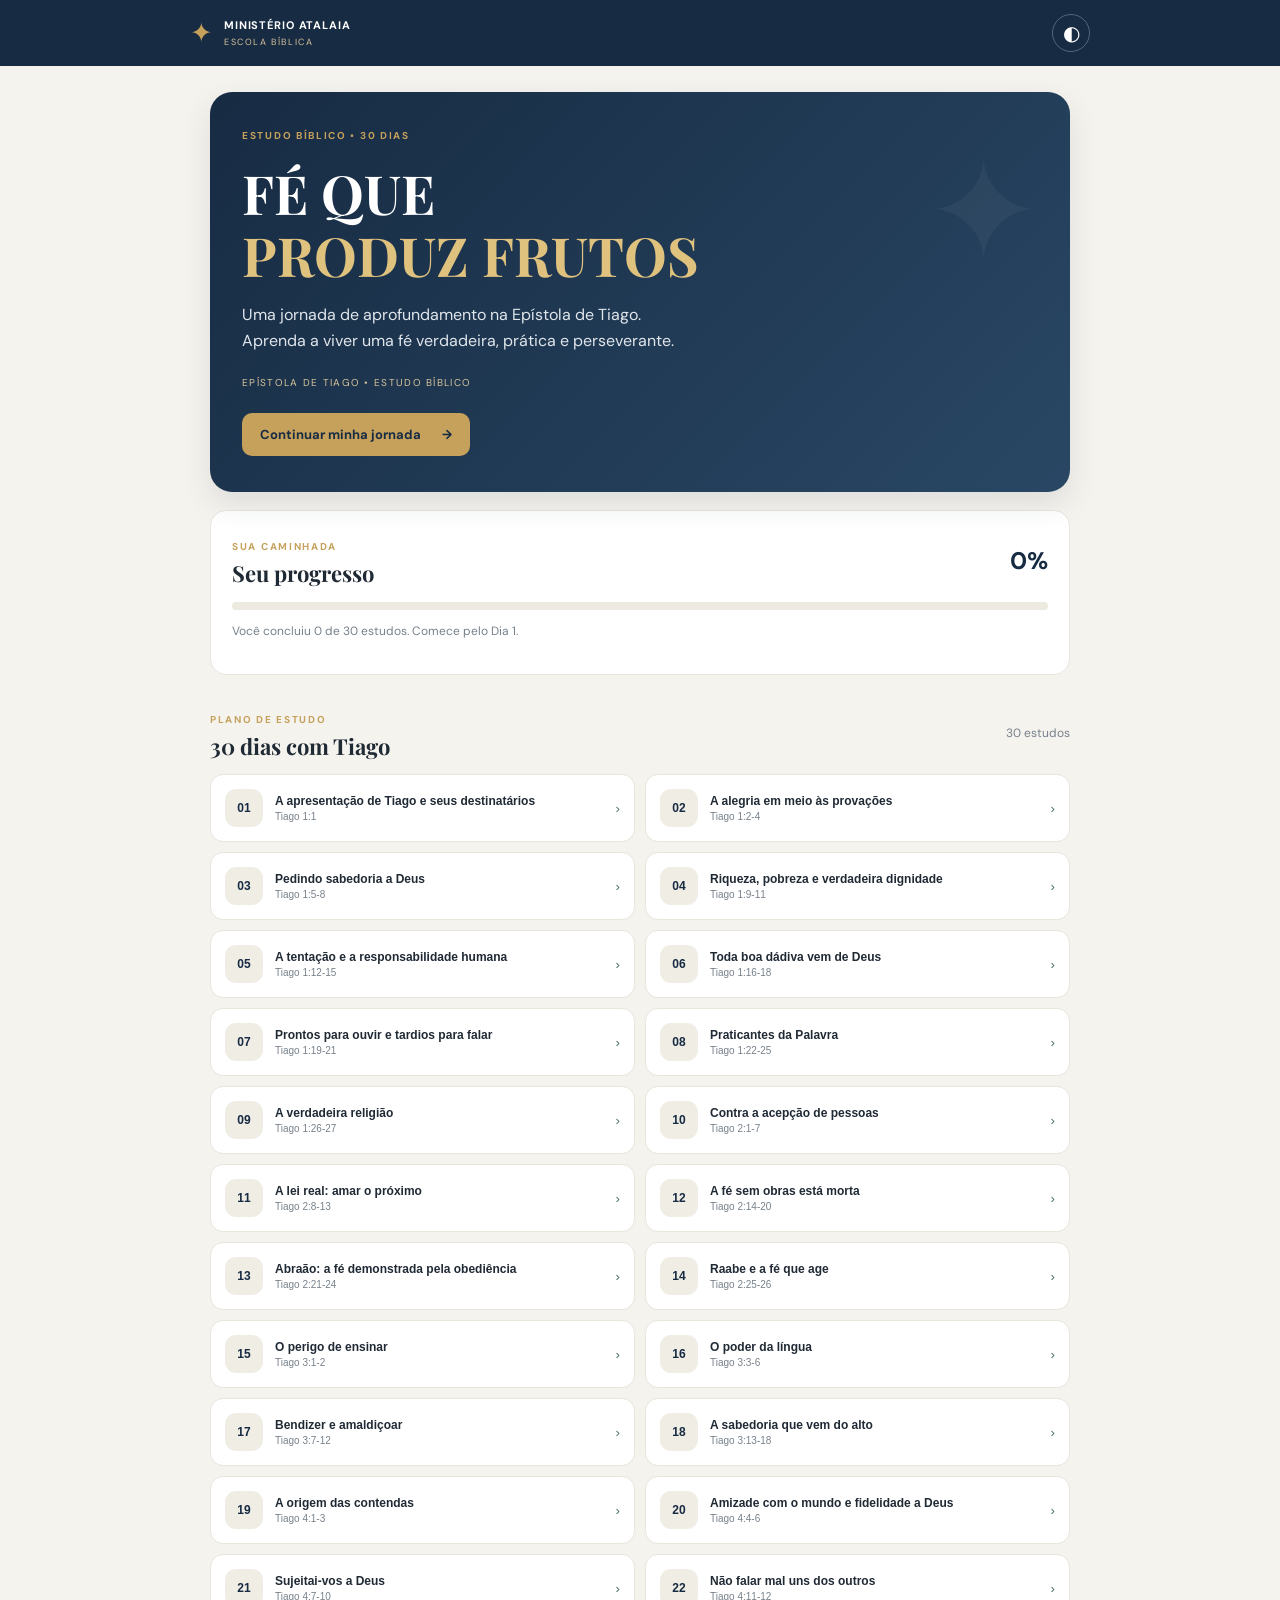
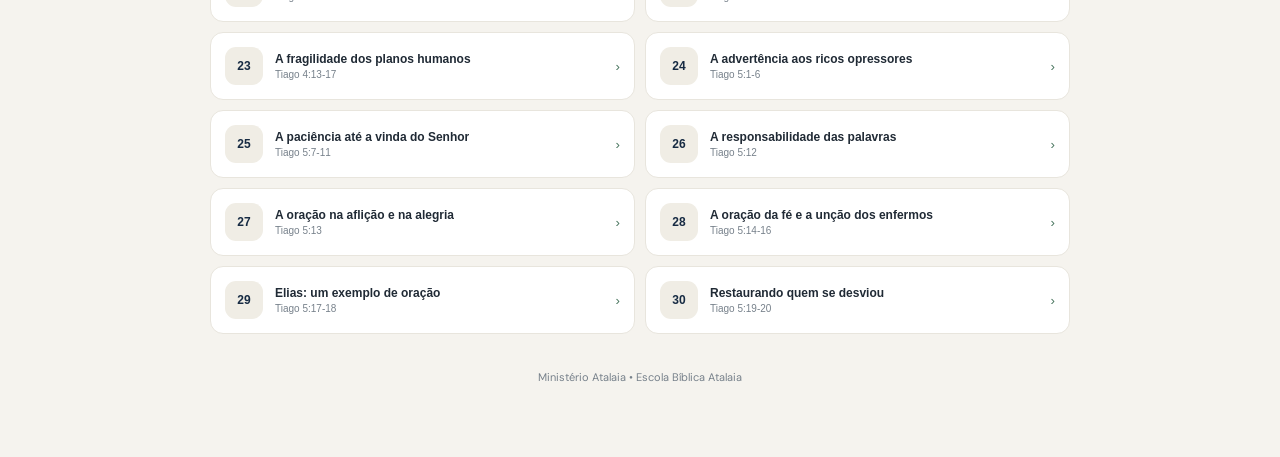
<file: tiago.html>
<!doctype html>
<html lang="pt-BR">
<head>
<meta charset="utf-8">
<meta name="viewport" content="width=device-width, initial-scale=1">
<meta name="theme-color" content="#172b43">
<meta name="description" content="Estudo bíblico de 30 dias na Epístola de Tiago — Ministério Atalaia.">
<title>Fé que Produz Frutos | Ministério Atalaia</title>

<style>
@import url('https://fonts.googleapis.com/css2?family=DM+Sans:wght@400;500;600;700&family=Playfair+Display:wght@500;600;700&display=swap');

:root{
--navy:#172b43;
--navy2:#203b59;
--gold:#c6a15b;
--paper:#f5f3ee;
--card:#fff;
--ink:#202a35;
--muted:#77818b;
--line:#e8e5dd;
--soft:#f8f6f1;
--green:#47745d
}

*{box-sizing:border-box}

body{
margin:0;
background:var(--paper);
color:var(--ink);
font-family:'DM Sans',sans-serif;
line-height:1.6
}

.topbar{
height:66px;
background:var(--navy);
color:#fff;
display:flex;
align-items:center;
justify-content:space-between;
padding:0 max(20px,calc((100% - 900px)/2));
position:sticky;
top:0;
z-index:5
}

.brand{
display:flex;
align-items:center;
gap:10px;
color:#fff;
text-decoration:none;
letter-spacing:.08em;
font-size:11px
}

.brand small{
display:block;
color:#d8c49b;
font-size:9px;
letter-spacing:.18em
}

.brand-mark{color:var(--gold);font-size:27px}

.icon-btn{
border:1px solid #53667b;
color:white;
background:transparent;
border-radius:50%;
width:38px;
height:38px;
font-size:20px;
cursor:pointer
}

main{
max-width:900px;
margin:auto;
padding:26px 20px 60px
}

.view{display:none}
.view.active{display:block}

.hero{
background:linear-gradient(135deg,#172b43,#294764);
border-radius:22px;
padding:36px 32px;
color:#fff;
position:relative;
overflow:hidden;
box-shadow:0 12px 30px #172b431c
}

.hero:after{
content:"✦";
position:absolute;
right:28px;
top:8px;
font-size:140px;
color:#ffffff0b
}

.eyebrow,.section-kicker,.card-label{
font-size:10px;
letter-spacing:.17em;
font-weight:700;
color:var(--gold)
}

h1,h2{
font-family:'Playfair Display',serif;
line-height:1.15
}

.hero h1{
font-size:clamp(34px,7vw,54px);
margin:18px 0 12px
}

.hero h1 em{
font-style:normal;
color:#e0c27f
}

.hero p{
max-width:460px;
color:#e0e6eb;
margin-bottom:22px
}

.hero-meta{
font-size:10px;
letter-spacing:.13em;
color:#d8c49b;
margin-bottom:22px
}

.primary-btn,.secondary-btn{
border:0;
border-radius:10px;
padding:13px 18px;
font:700 13px 'DM Sans';
cursor:pointer
}

.primary-btn{
background:var(--gold);
color:#172b43
}

.primary-btn span{margin-left:18px}

.secondary-btn{
background:#eae6dc;
color:var(--navy)
}

.progress-card,.content-card{
background:var(--card);
border:1px solid var(--line);
border-radius:16px;
padding:21px;
margin-top:18px
}

.progress-heading,.section-heading{
display:flex;
align-items:center;
justify-content:space-between
}

.progress-heading h2,.section-heading h2{
font-size:22px;
margin:3px 0
}

.progress-heading strong{
font-size:24px;
color:var(--navy)
}

.progress-track{
height:8px;
background:#ece9e1;
border-radius:10px;
overflow:hidden;
margin:13px 0 8px
}

.progress-track span{
display:block;
height:100%;
width:0;
background:var(--green);
border-radius:10px;
transition:width .25s
}

.progress-card p,.muted{
color:var(--muted);
font-size:12px
}

.section-heading{margin:30px 0 12px}

.day-list{
display:grid;
grid-template-columns:repeat(2,minmax(0,1fr));
gap:10px
}

.day-item{
background:var(--card);
border:1px solid var(--line);
border-radius:13px;
padding:14px;
display:flex;
align-items:center;
gap:12px;
text-align:left;
cursor:pointer;
color:var(--ink);
width:100%
}

.day-item:hover{border-color:var(--gold)}

.day-number{
width:38px;
height:38px;
border-radius:11px;
background:#f0ede5;
color:var(--navy);
display:grid;
place-items:center;
font-weight:700;
font-size:12px;
flex-shrink:0
}

.day-item.done .day-number{
background:#e3eee7;
color:var(--green)
}

.day-info strong{
display:block;
font-size:12px
}

.day-info small{
display:block;
color:var(--muted);
font-size:10px;
margin-top:3px
}

.day-check{
margin-left:auto;
color:var(--green)
}

footer{
text-align:center;
color:var(--muted);
font-size:11px;
padding:35px 0 10px
}

.back-btn{
border:0;
background:transparent;
color:var(--navy);
font-weight:700;
padding:5px 0 18px;
cursor:pointer
}

.study-topline{
display:flex;
align-items:center;
gap:12px
}

.pill{
background:#e8e1d2;
color:#6e5528;
border-radius:30px;
padding:5px 11px;
font-size:10px;
font-weight:700;
letter-spacing:.1em
}

.study-title{
font-size:clamp(30px,6vw,42px);
margin:16px 0 5px;
color:var(--navy)
}

.study-reference{
color:var(--muted);
margin:0 0 18px
}

.study-content{max-width:720px}

.content-card{
padding:22px;
margin:13px 0
}

.content-card h2{
font-size:21px;
margin:7px 0 10px;
color:var(--navy)
}

.content-card p{
font-size:14px;
margin:8px 0
}

.reference-box{
padding:12px 14px;
background:var(--soft);
border-left:3px solid var(--gold);
font-weight:700;
color:var(--navy);
margin:12px 0
}

.content-card label{
display:block;
font-size:12px;
font-weight:700;
margin:16px 0 7px;
color:var(--navy)
}

textarea{
width:100%;
resize:vertical;
border:1px solid var(--line);
border-radius:10px;
padding:12px;
font:13px/1.6 'DM Sans';
background:#fff;
color:#202a35
}

textarea:focus{
outline:2px solid #c6a15b66;
border-color:var(--gold)
}

.tiny-note{
font-size:10px!important;
color:var(--muted)
}

.explain-point{
padding:10px 0;
border-bottom:1px solid var(--line);
font-size:14px
}

.explain-point:last-child{border:0}

.memory-verse{
font-family:'Playfair Display',serif;
font-size:18px!important;
color:var(--navy)
}

.scripture-text{
background:var(--soft);
border:1px solid var(--line);
border-radius:12px;
padding:14px 16px;
margin:14px 0
}

.scripture-verse{
display:grid;
grid-template-columns:25px 1fr;
gap:8px;
padding:7px 0;
border-bottom:1px solid var(--line);
font-size:14px;
line-height:1.75
}

.scripture-verse:last-child{border:0}

.scripture-verse sup{
color:#9a793d;
font-weight:700;
font-size:10px;
padding-top:3px
}

.scripture-status{
color:var(--muted);
font-size:12px
}

.scripture-error{
color:#a33b32;
font-size:13px
}

.verse-ref{
font-size:11px;
color:#8a6b32;
font-weight:700
}

.question{
font-size:13px;
font-weight:600;
margin:13px 0 5px
}

.prayer-card{background:#f0eee7}

.study-actions{
display:flex;
gap:8px;
align-items:center;
justify-content:space-between;
flex-wrap:wrap;
margin-top:18px
}

.study-actions .primary-btn{flex:1}

.dark{
--paper:#101b28;
--card:#1b2b3b;
--ink:#edf0f2;
--muted:#aab4bd;
--line:#344454;
--soft:#243649
}

.dark .day-item,.dark textarea{
background:#1b2b3b;
color:#edf0f2
}

.dark .day-number{
background:#2b4054;
color:#e4c987
}

.dark .content-card h2,
.dark .study-title,
.dark .reference-box{
color:#e7d3a5
}

.dark .reference-box,
.dark .prayer-card{
background:#26394c
}

.dark .secondary-btn{
background:#34485b;
color:#fff
}

.dark .progress-track{background:#344454}

@media(max-width:560px){
main{padding:17px 14px 40px}
.hero{padding:28px 22px}
.day-list{grid-template-columns:1fr}
.progress-card,.content-card{padding:17px}
.study-actions{
display:grid;
grid-template-columns:1fr 1fr
}
.study-actions .primary-btn{
grid-column:1/-1;
grid-row:1
}
.study-actions #prevBtn{grid-column:1}
.study-actions #nextBtn{grid-column:2}
.hero h1{font-size:37px}
}
</style>
</head>

<body>

<header class="topbar">
<a class="brand" href="#" id="homeLink">
<span class="brand-mark">✦</span>
<span>
<strong>MINISTÉRIO ATALAIA</strong>
<small>ESCOLA BÍBLICA</small>
</span>
</a>
<button class="icon-btn" id="themeBtn">◐</button>
</header>

<main>

<section id="homeView" class="view active">

<section class="hero">
<div class="eyebrow">ESTUDO BÍBLICO • 30 DIAS</div>

<h1>FÉ QUE<br><em>PRODUZ FRUTOS</em></h1>

<p>
Uma jornada de aprofundamento na Epístola de Tiago.
Aprenda a viver uma fé verdadeira, prática e perseverante.
</p>

<div class="hero-meta">
EPÍSTOLA DE TIAGO • ESTUDO BÍBLICO
</div>

<button class="primary-btn" id="continueBtn">
Continuar minha jornada <span>→</span>
</button>
</section>

<section class="progress-card">
<div class="progress-heading">
<div>
<span class="section-kicker">SUA CAMINHADA</span>
<h2>Seu progresso</h2>
</div>
<strong id="progressPercent">0%</strong>
</div>

<div class="progress-track">
<span id="progressBar"></span>
</div>

<p id="progressText">
Você ainda não concluiu nenhuma leitura. Comece pelo Dia 1.
</p>
</section>

<div class="section-heading">
<div>
<span class="section-kicker">PLANO DE ESTUDO</span>
<h2>30 dias com Tiago</h2>
</div>
<span class="muted">30 estudos</span>
</div>

<div id="dayList" class="day-list"></div>

<footer>Ministério Atalaia • Escola Bíblica Atalaia</footer>
</section>

<section id="studyView" class="view">

<button class="back-btn" id="backBtn">← Voltar ao plano</button>

<div class="study-topline">
<span id="studyDayLabel" class="pill">DIA 1</span>
<span id="studyWeek" class="muted"></span>
</div>

<h1 id="studyTitle" class="study-title"></h1>
<p id="studyReference" class="study-reference"></p>

<div class="study-content">

<article class="content-card">
<div class="card-label">01 • LEITURA BÍBLICA</div>
<h2>Texto bíblico</h2>
<p id="readingIntro"></p>
<div class="reference-box" id="readingReference"></div>
<div id="scriptureText" class="scripture-text">
<p>O texto bíblico será carregado automaticamente.</p>
</div>
<p id="scriptureCopyright" class="tiny-note">
Texto bíblico: Bíblia Livre (Almeida 1819). Requer conexão com a internet.
</p>
</article>

<article class="content-card">
<div class="card-label">02 • CONTEXTO</div>
<h2>Entendendo o contexto</h2>
<p id="contextText"></p>
</article>

<article class="content-card">
<div class="card-label">03 • EXPLICAÇÃO BÍBLICA</div>
<h2>O que o texto ensina?</h2>
<div id="explanationText"></div>
</article>

<article class="content-card">
<div class="card-label">04 • PARA A VIDA</div>
<h2>Aplicação prática</h2>
<p id="applicationText"></p>
</article>

<article class="content-card">
<div class="card-label">05 • MEMORIZAÇÃO</div>
<h2>Versículo para guardar</h2>
<p id="memoryText" class="memory-verse"></p>
<span id="memoryReference" class="verse-ref"></span>
</article>

<article class="content-card">
<div class="card-label">06 • REFLEXÃO</div>
<h2>Pense e responda</h2>
<div id="questions"></div>
<label for="notesInput">Minhas anotações</label>
<textarea id="notesInput" rows="5" placeholder="O que aprendi? O que preciso colocar em prática?"></textarea>
<button class="secondary-btn" id="saveNotesBtn">Salvar minhas anotações</button>
</article>

<article class="content-card prayer-card">
<div class="card-label">07 • MOMENTO DE ORAÇÃO</div>
<h2>Ore ao Senhor</h2>
<p id="prayerText"></p>
</article>

</div>

<div class="study-actions">
<button class="secondary-btn" id="prevBtn">← Anterior</button>
<button class="primary-btn" id="completeBtn">Marcar como concluído ✓</button>
<button class="secondary-btn" id="nextBtn">Próximo →</button>
</div>

</section>
</main>

<script>

const studies = [

{
day:1,
title:"A apresentação de Tiago e seus destinatários",
ref:"Tiago 1:1",
week:"Semana 1 • Os fundamentos da fé",
intro:"Leia Tiago 1:1. Observe como o autor se apresenta e a quem dirige sua carta.",
context:"Tiago se apresenta como servo de Deus e do Senhor Jesus Cristo. A carta é dirigida às doze tribos que se encontram na dispersão. Seu conteúdo apresenta orientações práticas para a vida cristã, abordando fé, perseverança, sabedoria, domínio da língua, humildade e relacionamento com Deus.",
points:[
"Tiago escolhe identificar-se como servo, demonstrando humildade diante de Deus.",
"A expressão Senhor Jesus Cristo apresenta a autoridade de Cristo sobre a vida do cristão.",
"A carta é direcionada às doze tribos da dispersão, indicando comunidades judaicas espalhadas.",
"Tiago escreve com forte preocupação pastoral: a fé professada precisa aparecer no comportamento.",
"A mensagem da epístola une doutrina e prática, mostrando que o relacionamento com Deus transforma a conduta."
],
application:"Comece seu estudo reconhecendo que a vida cristã pertence ao Senhor. Não basta conhecer ensinamentos bíblicos; é necessário permitir que eles orientem suas decisões e atitudes.",
memory:"Tiago 1:1",
memoryRef:"Leia e memorize Tiago 1:1.",
questions:[
"Como Tiago se apresenta em sua carta?",
"A quem a epístola é dirigida?",
"Por que a fé cristã precisa transformar nossa maneira de viver?"
],
prayer:"Senhor Deus, dá-me humildade para aprender tua Palavra. Que minha vida seja marcada pela obediência a Cristo e pelo compromisso com a verdade. Amém."
},

{
day:2,
title:"A alegria em meio às provações",
ref:"Tiago 1:2-4",
week:"Semana 1 • Os fundamentos da fé",
intro:"Leia Tiago 1:2-4 e observe o propósito espiritual das provações.",
context:"Tiago escreve a cristãos que enfrentavam dificuldades. Ele não ensina que o sofrimento seja agradável em si mesmo, mas que as provações podem produzir perseverança quando enfrentadas com fé.",
points:[
"A expressão diversas tentações ou provações indica que as dificuldades podem assumir diferentes formas.",
"A fé é provada e sua autenticidade se manifesta na perseverança.",
"A perseverança precisa realizar sua obra, conduzindo o cristão à maturidade.",
"A maturidade espiritual não significa ausência de problemas, mas crescimento na confiança em Deus.",
"Tiago ensina a olhar para as provações considerando também o resultado espiritual que Deus pode produzir."
],
application:"Não interprete toda dificuldade como abandono de Deus. Busque sabedoria nas Escrituras, permaneça firme e permita que sua fé amadureça durante os momentos difíceis.",
memory:"Tiago 1:3-4",
memoryRef:"Leia e memorize Tiago 1:3-4.",
questions:[
"O que a provação da fé produz?",
"Qual é o papel da perseverança?",
"Como podemos desenvolver maturidade espiritual nas dificuldades?"
],
prayer:"Pai, fortalece minha fé nos momentos difíceis. Dá-me perseverança para continuar confiando em ti e crescer espiritualmente. Amém."
},

{
day:3,
title:"Pedindo sabedoria a Deus",
ref:"Tiago 1:5-8",
week:"Semana 1 • Os fundamentos da fé",
intro:"Leia Tiago 1:5-8. Observe a orientação de buscar sabedoria diretamente em Deus.",
context:"Depois de ensinar sobre as provações, Tiago apresenta a necessidade de sabedoria. O cristão não precisa enfrentar as dificuldades dependendo apenas de sua própria capacidade. Deus é apresentado como aquele que dá liberalmente.",
points:[
"A sabedoria mencionada envolve discernimento para viver de maneira que agrade a Deus.",
"Tiago incentiva o cristão a pedir sabedoria ao Senhor.",
"Deus é apresentado como generoso e não como alguém que humilha quem pede.",
"O pedido deve ser acompanhado de fé, sem duplicidade de coração.",
"O homem de ânimo dobre demonstra instabilidade e falta de firmeza em sua confiança."
],
application:"Antes de tomar decisões importantes, ore, examine as Escrituras e busque discernimento. Não permita que a dúvida permanente e a instabilidade controlem sua caminhada.",
memory:"Tiago 1:5",
memoryRef:"Leia e memorize Tiago 1:5.",
questions:[
"O que devemos pedir a Deus quando nos falta sabedoria?",
"Como Tiago descreve a maneira de Deus conceder sabedoria?",
"O que significa ser uma pessoa de ânimo dobre?"
],
prayer:"Senhor, concede-me sabedoria para compreender tua vontade e tomar decisões que estejam de acordo com tua Palavra. Amém."
},

{
day:4,
title:"Riqueza, pobreza e verdadeira dignidade",
ref:"Tiago 1:9-11",
week:"Semana 1 • Os fundamentos da fé",
intro:"Leia Tiago 1:9-11 e observe o contraste entre a condição humilde e a riqueza passageira.",
context:"Tiago trata da maneira como o cristão deve compreender sua posição diante de Deus. A condição econômica não determina o valor espiritual de uma pessoa. A riqueza material é passageira, assim como a beleza da flor do campo.",
points:[
"O irmão de condição humilde pode gloriar-se na exaltação que recebe em Cristo.",
"O rico deve reconhecer a fragilidade das riquezas e a transitoriedade da vida.",
"A posição social não é critério para medir a dignidade diante de Deus.",
"A imagem da flor que seca destaca a brevidade da prosperidade humana.",
"A confiança do cristão deve estar em Deus, não em bens materiais."
],
application:"Não despreze quem possui poucos recursos nem coloque sua confiança no dinheiro. Em Cristo, aprendemos a enxergar as pessoas com dignidade e a viver com humildade.",
memory:"Tiago 1:9",
memoryRef:"Leia e memorize Tiago 1:9.",
questions:[
"O que Tiago ensina ao irmão de condição humilde?",
"Por que as riquezas são consideradas passageiras?",
"Como devemos tratar as pessoas independentemente de sua condição econômica?"
],
prayer:"Pai, livra-me do orgulho e da confiança nas riquezas. Ensina-me a encontrar minha verdadeira identidade em Cristo. Amém."
},

{
day:5,
title:"A tentação e a responsabilidade humana",
ref:"Tiago 1:12-15",
week:"Semana 1 • Os fundamentos da fé",
intro:"Leia Tiago 1:12-15. Observe a diferença entre provação e tentação.",
context:"Tiago explica que Deus não é o autor da tentação para o mal. O texto descreve o processo pelo qual o desejo desordenado pode conduzir ao pecado e, posteriormente, à morte. Também apresenta a promessa da coroa da vida para os que perseveram.",
points:[
"Bem-aventurado é aquele que suporta a tentação e permanece fiel.",
"A coroa da vida está associada à promessa de Deus aos que o amam.",
"Deus não tenta ninguém para praticar o mal.",
"A tentação encontra espaço quando desejos desordenados atraem e seduzem a pessoa.",
"O pecado, quando consumado, produz morte, mostrando a gravidade de permitir que o desejo governe a vida."
],
application:"Reconheça suas áreas de vulnerabilidade e não alimente pensamentos que conduzam ao pecado. Busque a Deus, pratique a Palavra e procure ajuda espiritual quando necessário.",
memory:"Tiago 1:12",
memoryRef:"Leia e memorize Tiago 1:12.",
questions:[
"Qual promessa é apresentada aos que perseveram?",
"Deus é o autor da tentação para o mal?",
"Qual processo Tiago apresenta entre desejo, pecado e morte?"
],
prayer:"Senhor, fortalece-me contra a tentação. Ajuda-me a reconhecer minhas fraquezas e a escolher aquilo que te agrada. Amém."
},

{
day:6,
title:"Toda boa dádiva vem de Deus",
ref:"Tiago 1:16-18",
week:"Semana 1 • Os fundamentos da fé",
intro:"Leia Tiago 1:16-18. Observe como Tiago apresenta a bondade e a fidelidade de Deus.",
context:"Após explicar a origem da tentação, Tiago direciona seus leitores à natureza de Deus. O Senhor é apresentado como o Pai das luzes, de quem procede toda boa dádiva. Ele também destaca a iniciativa divina na geração espiritual dos cristãos pela palavra da verdade.",
points:[
"Tiago adverte contra o engano em relação ao caráter de Deus.",
"Deus é apresentado como fonte de toda boa dádiva e dom perfeito.",
"O Pai das luzes não sofre mudança ou variação como as sombras.",
"A nova vida espiritual é relacionada à vontade de Deus e à palavra da verdade.",
"Os cristãos são apresentados como primícias de suas criaturas."
],
application:"Aprenda a reconhecer a bondade de Deus e não atribua a ele a origem do pecado. Valorize a Palavra que anuncia a verdade e conduz à nova vida.",
memory:"Tiago 1:17",
memoryRef:"Leia e memorize Tiago 1:17.",
questions:[
"Como Tiago descreve Deus no versículo 17?",
"O que significa dizer que Deus não muda?",
"Qual é a relação entre a palavra da verdade e a nova vida?"
],
prayer:"Pai celestial, obrigado por tua bondade e fidelidade. Ajuda-me a reconhecer teus dons e a permanecer na verdade da tua Palavra. Amém."
},

{
day:7,
title:"Prontos para ouvir e tardios para falar",
ref:"Tiago 1:19-21",
week:"Semana 1 • Os fundamentos da fé",
intro:"Leia Tiago 1:19-21 e observe as orientações sobre ouvir, falar e controlar a ira.",
context:"Tiago apresenta princípios fundamentais para os relacionamentos cristãos. A maneira como ouvimos, falamos e reagimos demonstra se estamos permitindo que a Palavra transforme nosso caráter.",
points:[
"O cristão deve estar pronto para ouvir, demonstrando disposição para compreender.",
"Ser tardio para falar significa evitar palavras precipitadas e irresponsáveis.",
"Ser tardio para se irar exige domínio próprio diante de conflitos.",
"A ira humana não produz a justiça de Deus.",
"É necessário abandonar a malícia e receber com mansidão a Palavra implantada."
],
application:"Pratique a escuta antes de responder. Evite discussões desnecessárias e não permita que a ira determine suas atitudes. Receba a Palavra com humildade.",
memory:"Tiago 1:19",
memoryRef:"Leia e memorize Tiago 1:19.",
questions:[
"Quais são as três orientações de Tiago no versículo 19?",
"Por que a ira humana não produz a justiça de Deus?",
"Como podemos receber a Palavra com mansidão?"
],
prayer:"Senhor, coloca guarda em minha boca e ensina-me a ouvir com atenção. Livra-me da ira e ajuda-me a viver em mansidão. Amém."
},

{
day:8,
title:"Praticantes da Palavra",
ref:"Tiago 1:22-25",
week:"Semana 2 • Uma fé em ação",
intro:"Leia Tiago 1:22-25. Observe a comparação entre ouvir a Palavra e praticá-la.",
context:"Tiago confronta uma religiosidade que se limita ao conhecimento. A Palavra é comparada a um espelho que revela a condição da pessoa. O verdadeiro discípulo não apenas contempla a mensagem, mas permite que ela transforme sua conduta.",
points:[
"Ouvir a Palavra sem praticá-la é uma forma de autoengano.",
"O espelho representa a capacidade de reconhecer a própria condição.",
"A pessoa que apenas ouve esquece rapidamente aquilo que viu.",
"A lei perfeita da liberdade está relacionada à Palavra de Deus.",
"A perseverança na prática conduz à bem-aventurança naquilo que se faz."
],
application:"Transforme cada estudo bíblico em uma atitude concreta. Pergunte a si mesmo o que precisa mudar depois de ler determinado ensinamento.",
memory:"Tiago 1:22",
memoryRef:"Leia e memorize Tiago 1:22.",
questions:[
"Qual é o perigo de ouvir sem praticar?",
"O que representa a comparação com o espelho?",
"Como transformar conhecimento bíblico em obediência?"
],
prayer:"Senhor, não permitas que eu seja apenas ouvinte da tua Palavra. Dá-me coragem para praticar aquilo que aprendo. Amém."
},

{
day:9,
title:"A verdadeira religião",
ref:"Tiago 1:26-27",
week:"Semana 2 • Uma fé em ação",
intro:"Leia Tiago 1:26-27 e observe as evidências de uma religião pura diante de Deus.",
context:"Tiago apresenta critérios práticos para avaliar a religiosidade. O controle da língua, o cuidado com os necessitados e a preservação da vida diante da corrupção do mundo aparecem como marcas da verdadeira devoção.",
points:[
"A pessoa que não controla sua língua engana o próprio coração.",
"A religiosidade exterior perde seu valor quando não é acompanhada de transformação.",
"Visitar órfãos e viúvas representa cuidado concreto com pessoas vulneráveis.",
"A verdadeira fé não permanece indiferente ao sofrimento do próximo.",
"Guardar-se da corrupção do mundo envolve uma vida de santidade e fidelidade a Deus."
],
application:"Avalie sua vida cristã não apenas pela frequência aos cultos, mas também pela maneira como fala, trata as pessoas e cuida dos necessitados.",
memory:"Tiago 1:27",
memoryRef:"Leia e memorize Tiago 1:27.",
questions:[
"Quais características Tiago apresenta para a religião pura?",
"Por que o controle da língua é importante?",
"Como podemos demonstrar cuidado pelos necessitados?"
],
prayer:"Pai, que minha fé seja verdadeira. Ensina-me a cuidar dos necessitados, controlar minhas palavras e viver em santidade. Amém."
},

{
day:10,
title:"Contra a acepção de pessoas",
ref:"Tiago 2:1-7",
week:"Semana 2 • Uma fé em ação",
intro:"Leia Tiago 2:1-7. Observe o tratamento dado a pessoas ricas e pobres na comunidade cristã.",
context:"Tiago denuncia a discriminação dentro da comunidade de fé. Ele apresenta o exemplo de duas pessoas que entram na reunião: uma rica e outra pobre. O tratamento diferente demonstra favoritismo e contradiz a fé no Senhor Jesus Cristo.",
points:[
"A fé em Jesus Cristo não combina com acepção de pessoas.",
"O tratamento baseado na aparência demonstra julgamento injusto.",
"Tiago denuncia a preferência concedida aos ricos em detrimento dos pobres.",
"Deus escolheu muitos pobres deste mundo para serem ricos na fé e herdeiros do Reino.",
"A dignidade de uma pessoa não deve ser determinada por roupas, dinheiro ou posição social."
],
application:"Receba todas as pessoas com respeito. Não permita que aparência, condição financeira ou posição social determinem a maneira como você trata alguém na igreja.",
memory:"Tiago 2:1",
memoryRef:"Leia e memorize Tiago 2:1.",
questions:[
"O que significa acepção de pessoas?",
"Por que Tiago condena o favoritismo?",
"Como a igreja deve tratar pessoas de diferentes condições sociais?"
],
prayer:"Senhor, remove de mim todo preconceito e favoritismo. Ensina-me a amar e respeitar todas as pessoas. Amém."
},

{
day:11,
title:"A lei real: amar o próximo",
ref:"Tiago 2:8-13",
week:"Semana 2 • Uma fé em ação",
intro:"Leia Tiago 2:8-13. Observe a relação entre o amor ao próximo, a lei de Deus e a misericórdia.",
context:"Tiago chama o mandamento de amar o próximo de lei real, conforme as Escrituras. Ele demonstra que não podemos escolher obedecer apenas aos mandamentos que consideramos convenientes. A misericórdia também ocupa lugar central na conduta cristã.",
points:[
"Amar o próximo como a si mesmo é apresentado como a lei real.",
"Fazer acepção de pessoas constitui pecado.",
"A lei de Deus não deve ser tratada como um conjunto de orientações independentes.",
"A misericórdia deve marcar os relacionamentos entre os cristãos.",
"O julgamento de Deus exige que o discípulo viva com responsabilidade e compaixão."
],
application:"Pratique o amor ao próximo nas situações comuns. Seja justo, evite favoritismo e ofereça misericórdia sem abandonar a verdade.",
memory:"Tiago 2:13",
memoryRef:"Leia e memorize Tiago 2:13.",
questions:[
"O que Tiago chama de lei real?",
"Por que não podemos escolher quais mandamentos obedecer?",
"Qual é a importância da misericórdia?"
],
prayer:"Deus, ensina-me a amar o próximo com sinceridade. Que minhas atitudes sejam marcadas pela justiça e pela misericórdia. Amém."
},

{
day:12,
title:"A fé sem obras está morta",
ref:"Tiago 2:14-20",
week:"Semana 2 • Uma fé em ação",
intro:"Leia Tiago 2:14-20. Observe a relação entre a fé professada e as atitudes práticas.",
context:"Tiago apresenta uma questão central da carta: uma pessoa afirma possuir fé, mas não demonstra nenhuma evidência prática. O exemplo de alguém que necessita de alimento e roupas mostra que palavras religiosas não substituem o cuidado concreto.",
points:[
"Tiago questiona a utilidade de uma fé que não produz obras.",
"Uma declaração de fé sem atitudes correspondentes é incapaz de demonstrar vida espiritual.",
"O exemplo do irmão necessitado mostra a diferença entre desejar o bem e ajudar efetivamente.",
"A fé verdadeira se manifesta por meio de atitudes coerentes.",
"Até os demônios creem que Deus existe, mas esse conhecimento não significa submissão obediente."
],
application:"Não use palavras de fé para esconder a indiferença. Procure identificar necessidades reais ao seu redor e demonstre o amor de Cristo por meio de ações.",
memory:"Tiago 2:17",
memoryRef:"Leia e memorize Tiago 2:17.",
questions:[
"Qual é a questão levantada por Tiago sobre a fé sem obras?",
"Que exemplo prático ele apresenta?",
"Como nossas atitudes demonstram a autenticidade da fé?"
],
prayer:"Senhor, que minha fé seja viva e verdadeira. Ajuda-me a demonstrar teu amor por meio de atitudes concretas. Amém."
},

{
day:13,
title:"Abraão: a fé demonstrada pela obediência",
ref:"Tiago 2:21-24",
week:"Semana 2 • Uma fé em ação",
intro:"Leia Tiago 2:21-24 e examine o exemplo de Abraão.",
context:"Tiago utiliza a experiência de Abraão para mostrar que a fé verdadeira não permanece isolada das obras. Sua obediência no episódio de Isaque demonstrou a confiança que ele possuía em Deus. O texto deve ser lido em conjunto com Gênesis 15 e 22.",
points:[
"Abraão é apresentado como exemplo de fé acompanhada de obediência.",
"A disposição de oferecer Isaque demonstrou a profundidade de sua confiança em Deus.",
"A fé cooperou com suas obras, e pelas obras sua fé foi aperfeiçoada.",
"O exemplo de Abraão revela que a confiança em Deus influencia decisões concretas.",
"Tiago enfatiza a evidência prática da fé, não a possibilidade de comprar a salvação por méritos humanos."
],
application:"A verdadeira confiança em Deus conduz à obediência. Não separe aquilo que você afirma crer da maneira como vive diariamente.",
memory:"Tiago 2:22",
memoryRef:"Leia e memorize Tiago 2:22.",
questions:[
"Por que Abraão é apresentado como exemplo?",
"Como a fé e as obras cooperaram em sua experiência?",
"O que aprendemos com sua obediência?"
],
prayer:"Pai, dá-me uma fé semelhante à confiança demonstrada por Abraão. Ajuda-me a obedecer mesmo quando não compreendo todas as circunstâncias. Amém."
},

{
day:14,
title:"Raabe e a fé que age",
ref:"Tiago 2:25-26",
week:"Semana 2 • Uma fé em ação",
intro:"Leia Tiago 2:25-26 e observe o exemplo de Raabe.",
context:"Depois de Abraão, Tiago apresenta Raabe como outro exemplo de fé demonstrada por ações. A comparação é significativa: Abraão era patriarca de Israel, enquanto Raabe era uma mulher gentia. Ambos ilustram a importância da confiança em Deus que se manifesta em atitudes.",
points:[
"Raabe demonstrou sua fé ao acolher os mensageiros.",
"Suas atitudes revelaram uma mudança de posicionamento diante de Deus.",
"Tiago apresenta exemplos diferentes para demonstrar a mesma verdade espiritual.",
"A fé não é medida pela posição social ou pela história anterior de alguém.",
"Assim como o corpo sem espírito está morto, a fé sem obras é morta."
],
application:"Não permita que seu passado seja um impedimento para obedecer a Deus. A fé verdadeira transforma escolhas e produz atitudes coerentes com a Palavra.",
memory:"Tiago 2:26",
memoryRef:"Leia e memorize Tiago 2:26.",
questions:[
"Como Raabe demonstrou sua fé?",
"Por que Tiago apresenta Abraão e Raabe?",
"O que significa a comparação entre corpo sem espírito e fé sem obras?"
],
prayer:"Senhor, transforma minha vida e minhas escolhas. Que minha fé seja demonstrada por atitudes de amor, coragem e obediência. Amém."
},

{
day:15,
title:"O perigo de ensinar",
ref:"Tiago 3:1-2",
week:"Semana 3 • A língua e a sabedoria",
intro:"Leia Tiago 3:1-2. Observe a responsabilidade de quem ensina a Palavra de Deus.",
context:"Tiago adverte que nem todos devem desejar ser mestres, pois aqueles que ensinam possuem responsabilidade maior. O ensino influencia a vida de outras pessoas e exige fidelidade às Escrituras, maturidade e domínio próprio.",
points:[
"Os mestres possuem responsabilidade especial diante de Deus.",
"O ensino bíblico não deve ser tratado como oportunidade de prestígio pessoal.",
"Quem ensina precisa reconhecer sua própria necessidade de crescimento.",
"Tiago relaciona maturidade espiritual ao controle das palavras.",
"Todos tropeçam de muitas maneiras, mas a busca pela maturidade deve continuar."
],
application:"Quem ensina precisa estudar cuidadosamente a Bíblia, evitar interpretações irresponsáveis e reconhecer que suas palavras podem influenciar profundamente outras vidas.",
memory:"Tiago 3:1",
memoryRef:"Leia e memorize Tiago 3:1.",
questions:[
"Por que Tiago adverte aqueles que desejam ser mestres?",
"Qual é a responsabilidade de quem ensina?",
"Como podemos desenvolver maturidade no uso das palavras?"
],
prayer:"Senhor, dá-me responsabilidade e temor ao ensinar tua Palavra. Livra-me do orgulho e ajuda-me a transmitir fielmente as Escrituras. Amém."
},

{
day:16,
title:"O poder da língua",
ref:"Tiago 3:3-6",
week:"Semana 3 • A língua e a sabedoria",
intro:"Leia Tiago 3:3-6 e observe as comparações utilizadas para demonstrar o poder das palavras.",
context:"Tiago utiliza três imagens: o freio colocado na boca dos cavalos, o leme dos navios e o pequeno fogo que incendeia uma grande floresta. Todas demonstram como algo pequeno pode exercer influência extraordinária.",
points:[
"O freio controla a direção de um animal de grande porte.",
"O leme, embora pequeno, orienta a direção de um navio.",
"A língua também é pequena, mas pode produzir consequências enormes.",
"Palavras destrutivas podem contaminar relacionamentos e comunidades inteiras.",
"O cristão precisa reconhecer o potencial destrutivo de uma fala irresponsável."
],
application:"Pense antes de falar. Evite fofocas, calúnias, humilhações e palavras que destroem a reputação de outras pessoas.",
memory:"Tiago 3:5",
memoryRef:"Leia e memorize Tiago 3:5.",
questions:[
"Quais são as três imagens utilizadas por Tiago?",
"Como algo pequeno pode produzir grandes consequências?",
"Que cuidados devemos ter com nossas palavras?"
],
prayer:"Senhor, guarda minha língua. Que minhas palavras promovam edificação, verdade e paz. Amém."
},

{
day:17,
title:"Bendizer e amaldiçoar",
ref:"Tiago 3:7-12",
week:"Semana 3 • A língua e a sabedoria",
intro:"Leia Tiago 3:7-12 e observe a incoerência de louvar a Deus e ferir pessoas com a mesma boca.",
context:"Tiago aprofunda o ensino sobre o domínio da língua. Ele apresenta a dificuldade humana de controlá-la e denuncia a contradição de utilizar a boca para louvar o Criador e amaldiçoar pessoas feitas à sua imagem.",
points:[
"A língua é apresentada como um instrumento de grande dificuldade de domínio.",
"A mesma boca não deveria ser utilizada para louvor e maldição.",
"Os seres humanos foram feitos à semelhança de Deus.",
"A fonte de água doce não produz naturalmente água amarga.",
"A figueira não produz azeitonas, demonstrando a necessidade de coerência entre natureza e fruto."
],
application:"Sua maneira de tratar as pessoas precisa combinar com sua adoração a Deus. Não adianta louvar no culto e humilhar o próximo durante a semana.",
memory:"Tiago 3:10",
memoryRef:"Leia e memorize Tiago 3:10.",
questions:[
"Qual contradição Tiago denuncia?",
"Por que devemos respeitar as pessoas?",
"O que as comparações com árvores e fontes ensinam?"
],
prayer:"Pai, purifica meu coração e minhas palavras. Que minha boca seja instrumento de bênção e nunca de destruição. Amém."
},

{
day:18,
title:"A sabedoria que vem do alto",
ref:"Tiago 3:13-18",
week:"Semana 3 • A língua e a sabedoria",
intro:"Leia Tiago 3:13-18 e observe as diferenças entre a sabedoria terrena e a sabedoria que vem de Deus.",
context:"Tiago mostra que a sabedoria não deve ser avaliada apenas pelo discurso de alguém. Ela se torna visível por meio de uma boa conduta, mansidão e frutos de justiça.",
points:[
"A verdadeira sabedoria é demonstrada por boas obras e comportamento correto.",
"A inveja amarga e o sentimento faccioso não procedem da sabedoria celestial.",
"A sabedoria terrena é caracterizada por confusão e práticas prejudiciais.",
"A sabedoria do alto é pura, pacífica, moderada, tratável e cheia de misericórdia.",
"O fruto da justiça é semeado em paz pelos que promovem a paz."
],
application:"Examine suas atitudes. A sabedoria espiritual não se manifesta em arrogância, inveja ou discussões, mas em humildade, misericórdia e compromisso com a paz.",
memory:"Tiago 3:17",
memoryRef:"Leia e memorize Tiago 3:17.",
questions:[
"Como a verdadeira sabedoria é demonstrada?",
"Quais são as características da sabedoria que vem do alto?",
"Qual é a diferença entre a sabedoria terrena e a celestial?"
],
prayer:"Senhor, concede-me a sabedoria que vem do alto. Que minhas atitudes sejam marcadas pela pureza, misericórdia e paz. Amém."
},

{
day:19,
title:"A origem das contendas",
ref:"Tiago 4:1-3",
week:"Semana 3 • A língua e a sabedoria",
intro:"Leia Tiago 4:1-3 e observe a origem dos conflitos apresentados pelo apóstolo.",
context:"Tiago confronta os conflitos que surgiam entre os destinatários da carta. Ele direciona a atenção para os desejos e paixões que guerreiam no interior das pessoas. O problema não é apenas externo: há uma dimensão interior que precisa ser tratada.",
points:[
"As guerras e contendas são relacionadas aos desejos que lutam no interior das pessoas.",
"A cobiça pode alimentar conflitos e insatisfação.",
"A falta de oração impede que necessidades sejam apresentadas corretamente a Deus.",
"Nem todo pedido é adequado: algumas pessoas pedem com motivações egoístas.",
"A oração precisa estar alinhada com a vontade e os propósitos de Deus."
],
application:"Antes de responsabilizar outras pessoas por todo conflito, examine suas próprias motivações. Ore com sinceridade e peça a Deus que transforme seus desejos.",
memory:"Tiago 4:3",
memoryRef:"Leia e memorize Tiago 4:3.",
questions:[
"Segundo Tiago, de onde vêm as contendas?",
"Por que algumas orações não são atendidas conforme desejamos?",
"Como devemos examinar nossas motivações?"
],
prayer:"Pai, examina meu coração e transforma meus desejos. Livra-me do egoísmo e ensina-me a orar conforme tua vontade. Amém."
},

{
day:20,
title:"Amizade com o mundo e fidelidade a Deus",
ref:"Tiago 4:4-6",
week:"Semana 3 • A língua e a sabedoria",
intro:"Leia Tiago 4:4-6 e observe o alerta sobre a infidelidade espiritual.",
context:"Tiago utiliza uma linguagem forte para denunciar a amizade com o sistema de valores contrário a Deus. Sua preocupação é mostrar que não é possível viver dividido entre a fidelidade ao Senhor e a submissão aos desejos que se opõem à sua vontade.",
points:[
"A amizade com o mundo é apresentada como oposição à fidelidade a Deus.",
"O texto denuncia a infidelidade espiritual.",
"Deus exige devoção verdadeira e não uma lealdade dividida.",
"A Escritura apresenta a seriedade do conflito entre o orgulho humano e a vontade divina.",
"Deus concede maior graça e resiste aos soberbos, mas dá graça aos humildes."
],
application:"Examine os valores que orientam suas escolhas. Não permita que o orgulho, a ambição ou os desejos contrários à Palavra ocupem o lugar que pertence a Deus.",
memory:"Tiago 4:6",
memoryRef:"Leia e memorize Tiago 4:6.",
questions:[
"O que Tiago denuncia com a expressão amizade com o mundo?",
"Por que a fidelidade a Deus exige compromisso?",
"A quem Deus concede graça?"
],
prayer:"Senhor, quero pertencer inteiramente a ti. Livra-me da soberba e ensina-me a viver em humildade e fidelidade. Amém."
},

{
day:21,
title:"Sujeitai-vos a Deus",
ref:"Tiago 4:7-10",
week:"Semana 4 • Humildade e perseverança",
intro:"Leia Tiago 4:7-10 e observe as orientações para resistir ao mal e aproximar-se de Deus.",
context:"Depois de denunciar o orgulho e a infidelidade espiritual, Tiago apresenta uma sequência de orientações práticas: submissão a Deus, resistência ao diabo, aproximação do Senhor, purificação e humildade.",
points:[
"A submissão a Deus é o ponto de partida para uma vida de obediência.",
"Resistir ao diabo exige firmeza espiritual e compromisso com a vontade divina.",
"Aproximar-se de Deus está relacionado à promessa de sua aproximação.",
"A purificação das mãos e do coração representa a necessidade de abandonar o pecado.",
"A humildade diante do Senhor conduz à dependência de sua graça."
],
application:"Desenvolva uma vida de oração, arrependimento e obediência. Não trate o pecado como algo pequeno. Submeta suas decisões ao senhorio de Cristo.",
memory:"Tiago 4:7",
memoryRef:"Leia e memorize Tiago 4:7.",
questions:[
"Qual é a primeira orientação apresentada no versículo 7?",
"O que significa resistir ao diabo?",
"Como podemos nos aproximar de Deus?"
],
prayer:"Senhor, submeto minha vida à tua vontade. Fortalece-me para resistir ao mal e permanecer perto de ti. Amém."
},

{
day:22,
title:"Não falar mal uns dos outros",
ref:"Tiago 4:11-12",
week:"Semana 4 • Humildade e perseverança",
intro:"Leia Tiago 4:11-12 e observe o ensino sobre julgamento e relacionamento entre irmãos.",
context:"Tiago adverte contra falar mal dos irmãos e assumir uma posição de juiz sobre eles. O texto destaca que existe um único Legislador e Juiz, aquele que tem autoridade para salvar e destruir.",
points:[
"Falar mal do irmão é uma atitude incompatível com a obediência à lei do amor.",
"O julgamento arrogante coloca a pessoa em posição que não lhe pertence.",
"Deus é apresentado como Legislador e Juiz.",
"O cristão deve tratar os irmãos com responsabilidade e respeito.",
"Reconhecer a autoridade de Deus ajuda a abandonar a arrogância e a condenação precipitada."
],
application:"Evite fofocas, acusações precipitadas e julgamentos motivados por orgulho. Corrija com amor quando necessário e reconheça que o julgamento final pertence a Deus.",
memory:"Tiago 4:12",
memoryRef:"Leia e memorize Tiago 4:12.",
questions:[
"Qual comportamento Tiago condena?",
"Quem é apresentado como Legislador e Juiz?",
"Como podemos corrigir alguém sem agir com arrogância?"
],
prayer:"Senhor, guarda meu coração contra a maledicência. Ensina-me a agir com amor, justiça e humildade nos relacionamentos. Amém."
},

{
day:23,
title:"A fragilidade dos planos humanos",
ref:"Tiago 4:13-17",
week:"Semana 4 • Humildade e perseverança",
intro:"Leia Tiago 4:13-17 e observe a advertência contra a arrogância no planejamento do futuro.",
context:"Tiago apresenta pessoas que planejam viagens, negócios e lucros como se tivessem controle absoluto sobre o amanhã. Ele não condena o planejamento, mas a presunção de viver sem reconhecer a dependência de Deus.",
points:[
"A vida humana é breve e não está sob controle absoluto das pessoas.",
"A comparação com a neblina destaca a fragilidade e a transitoriedade da existência.",
"O cristão deve reconhecer a soberania de Deus sobre o futuro.",
"A expressão se o Senhor quiser demonstra dependência e submissão à vontade divina.",
"Saber o que é correto e deixar de praticá-lo também é apresentado como pecado."
],
application:"Planeje com responsabilidade, mas reconheça que sua vida pertence a Deus. Inclua a vontade do Senhor em suas decisões e pratique o bem que já conhece.",
memory:"Tiago 4:15",
memoryRef:"Leia e memorize Tiago 4:15.",
questions:[
"Por que Tiago compara a vida a uma neblina?",
"O que significa dizer se o Senhor quiser?",
"Qual é o ensino do versículo 17?"
],
prayer:"Pai, reconheço que meus dias estão em tuas mãos. Guia meus planos e ensina-me a viver de acordo com tua vontade. Amém."
},

{
day:24,
title:"A advertência aos ricos opressores",
ref:"Tiago 5:1-6",
week:"Semana 4 • Humildade e perseverança",
intro:"Leia Tiago 5:1-6 e observe a denúncia contra o uso injusto das riquezas.",
context:"Tiago apresenta uma severa advertência contra ricos que acumulam bens, retêm salários e vivem em luxo enquanto prejudicam trabalhadores. O texto não condena simplesmente a posse de recursos, mas a injustiça, a exploração e a confiança arrogante nas riquezas.",
points:[
"Tiago denuncia a acumulação egoísta e a confiança nas riquezas.",
"A deterioração dos bens materiais demonstra sua natureza passageira.",
"O salário retido injustamente é apresentado como testemunho contra os opressores.",
"Deus ouve o clamor dos trabalhadores prejudicados.",
"A vida de luxo e prazer construída sobre a exploração é confrontada pelo juízo divino."
],
application:"Seja honesto em suas relações financeiras e profissionais. Pague corretamente quem trabalha, não explore pessoas e utilize seus recursos com responsabilidade diante de Deus.",
memory:"Tiago 5:4",
memoryRef:"Leia e memorize Tiago 5:4.",
questions:[
"Que tipo de riqueza Tiago denuncia?",
"O que o texto ensina sobre salários retidos?",
"Como o cristão deve lidar com seus recursos?"
],
prayer:"Senhor, livra-me da ganância e da injustiça. Ensina-me a trabalhar honestamente e tratar todas as pessoas com dignidade. Amém."
},

{
day:25,
title:"A paciência até a vinda do Senhor",
ref:"Tiago 5:7-11",
week:"Semana 5 • A perseverança cristã",
intro:"Leia Tiago 5:7-11 e observe o exemplo do agricultor e dos profetas.",
context:"Tiago dirige-se aos cristãos que enfrentam sofrimento e injustiça. Utiliza a imagem do lavrador que espera o fruto da terra para ensinar perseverança. Também apresenta os profetas e Jó como exemplos de resistência e confiança em Deus.",
points:[
"O agricultor espera pacientemente o fruto da terra.",
"O cristão deve fortalecer seu coração enquanto aguarda a vinda do Senhor.",
"A murmuração contra os irmãos deve ser evitada.",
"Os profetas demonstraram perseverança mesmo enfrentando sofrimento.",
"A experiência de Jó revela a compaixão e a misericórdia do Senhor."
],
application:"Não abandone sua fé por causa da demora de uma resposta. Continue servindo, orando e praticando a Palavra enquanto espera no Senhor.",
memory:"Tiago 5:8",
memoryRef:"Leia e memorize Tiago 5:8.",
questions:[
"Qual é a lição da imagem do agricultor?",
"Por que Tiago apresenta os profetas?",
"O que aprendemos com a perseverança de Jó?"
],
prayer:"Senhor, fortalece meu coração enquanto espero em ti. Dá-me paciência, fidelidade e esperança diante das dificuldades. Amém."
},

{
day:26,
title:"A responsabilidade das palavras",
ref:"Tiago 5:12",
week:"Semana 5 • A perseverança cristã",
intro:"Leia Tiago 5:12 e observe a orientação sobre juramentos e honestidade.",
context:"Tiago retoma a importância do falar verdadeiro. A palavra do cristão deve ser confiável, sem a necessidade de utilizar juramentos para dar aparência de credibilidade às declarações.",
points:[
"A integridade deve caracterizar a comunicação do discípulo.",
"O cristão deve evitar juramentos desnecessários.",
"Sim deve significar sim, e não deve significar não.",
"A honestidade precisa fazer parte da vida cotidiana.",
"A responsabilidade pelas palavras está relacionada ao temor de Deus."
],
application:"Seja verdadeiro em seus compromissos. Cumpra o que promete e não utilize palavras religiosas para esconder falta de honestidade.",
memory:"Tiago 5:12",
memoryRef:"Leia e memorize Tiago 5:12.",
questions:[
"O que Tiago ensina sobre juramentos?",
"O que significa ter uma palavra confiável?",
"Como podemos demonstrar honestidade no cotidiano?"
],
prayer:"Senhor, que minhas palavras sejam verdadeiras. Ajuda-me a cumprir meus compromissos e viver com integridade. Amém."
},

{
day:27,
title:"A oração na aflição e na alegria",
ref:"Tiago 5:13",
week:"Semana 5 • A perseverança cristã",
intro:"Leia Tiago 5:13 e observe a orientação para diferentes situações da vida.",
context:"Tiago apresenta a oração como resposta adequada tanto nos momentos difíceis quanto nos momentos de alegria. A vida cristã deve manter comunhão com Deus em todas as circunstâncias.",
points:[
"O aflito é orientado a orar.",
"O alegre é incentivado a cantar louvores.",
"A oração não deve ser limitada aos momentos de emergência.",
"A adoração reconhece a bondade de Deus nas diferentes fases da vida.",
"A comunhão com Deus precisa fazer parte da rotina do cristão."
],
application:"Crie o hábito de conversar com Deus diariamente. Ore nas dificuldades e não se esqueça de agradecer e louvar quando estiver vivendo momentos de alegria.",
memory:"Tiago 5:13",
memoryRef:"Leia e memorize Tiago 5:13.",
questions:[
"O que deve fazer aquele que está aflito?",
"Qual é a orientação para quem está alegre?",
"Como podemos desenvolver uma vida constante de oração?"
],
prayer:"Pai, ensina-me a buscar tua presença em todos os momentos. Que minha vida seja marcada pela oração e pela gratidão. Amém."
},

{
day:28,
title:"A oração da fé e a unção dos enfermos",
ref:"Tiago 5:14-16",
week:"Semana 5 • A perseverança cristã",
intro:"Leia Tiago 5:14-16. Observe as orientações sobre oração, presbíteros, confissão e cuidado espiritual.",
context:"Tiago orienta que o enfermo chame os presbíteros da igreja para orarem por ele, ungindo-o com azeite em nome do Senhor. O texto também destaca a oração da fé, a confissão e a importância da intercessão. A passagem deve ser interpretada com responsabilidade, sem transformar a oração em promessa automática de cura.",
points:[
"O enfermo é orientado a buscar o cuidado espiritual da comunidade.",
"Os presbíteros são chamados para orar em nome do Senhor.",
"A unção com azeite aparece associada à oração pastoral.",
"A confissão de pecados e a oração mútua são apresentadas como práticas importantes da comunidade cristã.",
"A oração do justo é descrita como poderosa e eficaz."
],
application:"Não enfrente o sofrimento isoladamente. Procure apoio espiritual, ore com os irmãos e desenvolva uma comunidade marcada pelo cuidado, pela verdade e pela intercessão.",
memory:"Tiago 5:16",
memoryRef:"Leia e memorize Tiago 5:16.",
questions:[
"Quem deve ser chamado para orar pelo enfermo?",
"Qual é o papel da comunidade cristã no cuidado espiritual?",
"O que Tiago ensina sobre a oração do justo?"
],
prayer:"Senhor, ensina-nos a cuidar uns dos outros. Fortalece os enfermos, consola os aflitos e desenvolve em tua igreja uma vida de oração e comunhão. Amém."
},

{
day:29,
title:"Elias: um exemplo de oração",
ref:"Tiago 5:17-18",
week:"Semana 5 • A perseverança cristã",
intro:"Leia Tiago 5:17-18 e examine o exemplo de Elias.",
context:"Tiago apresenta Elias como exemplo de alguém que orava com intensidade. Embora fosse um profeta, era um homem sujeito às mesmas limitações humanas. Sua experiência demonstra a importância da oração perseverante e da dependência de Deus.",
points:[
"Elias é apresentado como homem sujeito às mesmas paixões humanas.",
"O profeta orou e houve uma interrupção das chuvas.",
"Depois, orou novamente e o céu concedeu chuva.",
"A passagem destaca a importância da oração perseverante.",
"O poder não está na capacidade humana de controlar Deus, mas na dependência do Senhor que ouve e age segundo sua vontade."
],
application:"Não pense que somente pessoas extraordinárias podem desenvolver uma vida de oração. Busque a Deus com sinceridade, perseverança e submissão à sua vontade.",
memory:"Tiago 5:17",
memoryRef:"Leia e memorize Tiago 5:17.",
questions:[
"Por que Elias é um exemplo importante?",
"O que Tiago destaca sobre a humanidade do profeta?",
"Qual é a lição espiritual sobre a oração?"
],
prayer:"Senhor, ensina-me a orar com fé e perseverança. Que eu confie em teu poder e respeite tua vontade em todas as circunstâncias. Amém."
},

{
day:30,
title:"Restaurando quem se desviou",
ref:"Tiago 5:19-20",
week:"Semana 5 • A perseverança cristã",
intro:"Leia Tiago 5:19-20 e observe a responsabilidade de ajudar aqueles que se desviam da verdade.",
context:"Tiago encerra sua carta apresentando a responsabilidade da comunidade cristã em relação aos que se desviam. A restauração espiritual exige cuidado, compromisso com a verdade e amor pelo próximo.",
points:[
"O desvio da verdade é uma realidade que precisa ser tratada com seriedade.",
"A comunidade cristã deve se preocupar com aqueles que se afastam.",
"Ajudar alguém a retornar à verdade é uma atitude de amor e responsabilidade.",
"A restauração espiritual está relacionada ao afastamento do caminho do pecado.",
"A epístola termina enfatizando que a fé verdadeira também se manifesta no cuidado espiritual com outras pessoas."
],
application:"Não abandone quem está enfrentando dificuldades espirituais. Ore, aconselhe com amor e utilize as Escrituras para ajudar pessoas a retornarem ao caminho da verdade.",
memory:"Tiago 5:19-20",
memoryRef:"Leia e memorize Tiago 5:19-20.",
questions:[
"O que Tiago ensina sobre quem se desvia da verdade?",
"Qual é a responsabilidade da comunidade cristã?",
"Como podemos ajudar alguém a retornar ao caminho do Senhor?"
],
prayer:"Pai, dá-me amor e sabedoria para ajudar aqueles que estão se afastando de ti. Que minha vida seja instrumento de restauração e fidelidade à tua Palavra. Amém."
}

];

const $ = id => document.getElementById(id);

const KEY = "atalaia-tiago-estudo-v1";

let state = JSON.parse(
localStorage.getItem(KEY) || '{"done":[],"notes":{},"dark":false}'
);

let current = 0;

function persist(){
localStorage.setItem(KEY,JSON.stringify(state));
}

function updateProgress(){

const n=state.done.length;
const p=Math.round(n/30*100);

$("progressPercent").textContent=p+"%";
$("progressBar").style.width=p+"%";

$("progressText").textContent=
n===30
?"Parabéns! Você concluiu os 30 estudos da Epístola de Tiago. Continue crescendo na Palavra."
:`Você concluiu ${n} de 30 estudos. ${n===0?"Comece pelo Dia 1.":"Continue firme em sua caminhada com Deus."}`;

}

function renderDays(){

$("dayList").innerHTML=studies.map(s=>`
<button class="day-item ${state.done.includes(s.day)?"done":""}" data-day="${s.day-1}">
<span class="day-number">${state.done.includes(s.day)?"✓":String(s.day).padStart(2,"0")}</span>
<span class="day-info">
<strong>${s.title}</strong>
<small>${s.ref}</small>
</span>
<span class="day-check">${state.done.includes(s.day)?"✓":"›"}</span>
</button>
`).join("");

document.querySelectorAll(".day-item").forEach(b=>{
b.addEventListener("click",()=>openStudy(Number(b.dataset.day)));
});

updateProgress();

}

function openStudy(i){

current=Math.max(0,Math.min(29,i));

const s=studies[current];

$("homeView").classList.remove("active");
$("studyView").classList.add("active");

$("studyDayLabel").textContent="DIA "+s.day;
$("studyWeek").textContent=s.week;

$("studyTitle").textContent=s.title;
$("studyReference").textContent="Leitura bíblica: "+s.ref;

$("readingIntro").textContent=s.intro;
$("readingReference").textContent=s.ref+" • Bíblia Livre (Almeida 1819)";

loadScripture(s);

$("contextText").textContent=s.context;

$("explanationText").innerHTML=s.points.map(x=>
`<div class="explain-point">• ${x}</div>`
).join("");

$("applicationText").textContent=s.application;

$("memoryText").textContent=s.memory;
$("memoryReference").textContent=s.memoryRef;

$("questions").innerHTML=s.questions.map((q,n)=>
`<div class="question">${n+1}. ${q}</div>`
).join("");

$("prayerText").textContent=s.prayer;

$("notesInput").value=state.notes[s.day]||"";

$("completeBtn").textContent=
state.done.includes(s.day)
?"Estudo concluído ✓"
:"Marcar como concluído ✓";

$("prevBtn").disabled=i===0;
$("nextBtn").disabled=i===29;

window.scrollTo({top:0,behavior:"smooth"});

}

const BIBLE_API="https://api.midvash.com/v1";
const BIBLE_VERSION="almeida-livre";
const scriptureCache=new Map();

async function loadScripture(study){

const container=$("scriptureText");
const credit=$("scriptureCopyright");

container.innerHTML='<p class="scripture-status">Carregando o texto bíblico…</p>';

credit.textContent="Tradução: Bíblia Livre (Almeida 1819).";

if(scriptureCache.has(study.ref)){
renderScripture(scriptureCache.get(study.ref));
return;
}

try{

const match=study.ref.match(/^Tiago\s+(\d+)(?::(\d+)(?:-(\d+))?)?$/i);

if(!match)throw new Error("Referência bíblica não reconhecida.");

const chapter=Number(match[1]);
const start=match[2]?Number(match[2]):1;
const end=match[3]?Number(match[3]):null;

const response=await fetch(
`${BIBLE_API}/${BIBLE_VERSION}/james/${chapter}`
);

if(!response.ok){
throw new Error("Não foi possível consultar a fonte bíblica.");
}

const body=await response.json();

if(body.error){
throw new Error(body.error.message||"Erro ao carregar a passagem.");
}

const data=body.data||body;

let verses=data.verses||[];

if(!Array.isArray(verses)||!verses.length){

if(data.text){
verses=data.text.split(/\n+/).filter(Boolean);
}else{
throw new Error("A fonte não retornou os versículos esperados.");
}

}

const normalized=verses.map((item,index)=>{

if(typeof item==="string"){
return {number:index+1,text:item};
}

return {
number:Number(item.verse||item.number||item.verseNumber||index+1),
text:item.text||item.content||""
};

}).filter(v=>v.text);

const selected=normalized.filter(v=>
v.number>=start&&(end===null||v.number<=end)
);

if(!selected.length){
throw new Error("A passagem não foi encontrada nesta versão.");
}

const result={
verses:selected,
reference:data.reference||study.ref,
copyright:body.meta?.copyright||"Bíblia Livre (Almeida 1819) — conforme os termos da fonte."
};

scriptureCache.set(study.ref,result);
renderScripture(result);

}catch(error){

container.innerHTML=
'<p class="scripture-error">Não foi possível carregar o texto bíblico neste momento. Verifique sua conexão e tente novamente.</p>';

const retry=document.createElement("button");

retry.className="secondary-btn";
retry.textContent="Tentar novamente";

retry.addEventListener("click",()=>loadScripture(study));

container.appendChild(retry);

credit.textContent="Fonte de consulta: API Midvash. O texto bíblico requer conexão com a internet.";

console.error(error);

}

}

function renderScripture(result){

const container=$("scriptureText");

container.innerHTML=result.verses.map(v=>`
<div class="scripture-verse">
<sup>${v.number}</sup>
<span>${escapeHTML(v.text)}</span>
</div>
`).join("");

$("scriptureCopyright").textContent=result.copyright;

}

function escapeHTML(value){

return String(value).replace(/[&<>"']/g,char=>({
"&":"&amp;",
"<":"&lt;",
">":"&gt;",
'"':"&quot;",
"'":"&#39;"
}[char]));

}

function showHome(){

$("studyView").classList.remove("active");
$("homeView").classList.add("active");

renderDays();

window.scrollTo({top:0,behavior:"smooth"});

}

$("homeLink").addEventListener("click",e=>{
e.preventDefault();
showHome();
});

$("backBtn").addEventListener("click",showHome);

$("continueBtn").addEventListener("click",()=>{

const next=studies.findIndex(s=>!state.done.includes(s.day));

openStudy(next<0?29:next);

});

$("prevBtn").addEventListener("click",()=>{
openStudy(current-1);
});

$("nextBtn").addEventListener("click",()=>{
openStudy(current+1);
});

$("completeBtn").addEventListener("click",()=>{

const d=studies[current].day;

if(!state.done.includes(d)){
state.done.push(d);
}

persist();

$("completeBtn").textContent="Estudo concluído ✓";

renderDays();

});

$("saveNotesBtn").addEventListener("click",()=>{

const d=studies[current].day;

state.notes[d]=$("notesInput").value;

persist();

$("saveNotesBtn").textContent="Salvo ✓";

setTimeout(()=>{
$("saveNotesBtn").textContent="Salvar minhas anotações";
},1500);

});

$("themeBtn").addEventListener("click",()=>{

state.dark=!state.dark;

document.body.classList.toggle("dark",state.dark);

persist();

});

if(state.dark){
document.body.classList.add("dark");
}

renderDays();

if("serviceWorker" in navigator &&
location.protocol.startsWith("http")){

window.addEventListener("load",()=>{
navigator.serviceWorker.register("service-worker.js").catch(()=>{});
});

}

</script>
</body>
</html>
</file>
<file: css/style.css>
/* =========================================================
   MINISTÉRIO ATALAIA
   LEITURA DA BÍBLIA EM 1 ANO
   css/style.css
========================================================= */


/* =========================================================
   RESET
========================================================= */

* {
    margin: 0;
    padding: 0;
    box-sizing: border-box;
}


html {
    scroll-behavior: smooth;
}


body {
    font-family: Arial, Helvetica, sans-serif;
    background: #f5f1e8;
    color: #29251f;
    line-height: 1.6;
}


/* =========================================================
   CABEÇALHO
========================================================= */

.cabecalho {
    text-align: center;
    padding: 45px 20px 35px;
    background: #201b16;
    color: #ffffff;
}


.logo {
    display: inline-block;
    margin-bottom: 18px;
}


.logo img {
    width: 100px;
    height: 100px;
    object-fit: contain;
}


.cabecalho h1 {
    font-family: Georgia, "Times New Roman", serif;
    font-size: 2.2rem;
    line-height: 1.2;
    margin-bottom: 8px;
}


.subtitulo {
    font-size: 1.2rem;
    font-weight: bold;
    color: #d6b56d;
    margin-bottom: 12px;
}


.descricao {
    max-width: 650px;
    margin: auto;
    color: #ddd6ca;
}


/* =========================================================
   CONTEÚDO
========================================================= */

main {
    width: min(1100px, 94%);
    margin: 35px auto;
}


/* =========================================================
   PROGRESSO GERAL
========================================================= */

.progresso-geral {
    background: #ffffff;
    border-radius: 14px;
    padding: 28px;
    margin-bottom: 35px;
    text-align: center;
    box-shadow: 0 4px 18px rgba(0, 0, 0, 0.08);
}


.progresso-geral h2 {
    font-family: Georgia, "Times New Roman", serif;
    margin-bottom: 15px;
}


.porcentagem-geral {
    margin-bottom: 12px;
}


#porcentagem-geral {
    font-size: 2.5rem;
    color: #a47b28;
}


.progresso-geral progress {
    width: 100%;
    height: 18px;
    margin-bottom: 12px;
}


.progresso-geral p {
    color: #6b6258;
}


/* =========================================================
   BARRAS DE PROGRESSO
========================================================= */

progress {
    appearance: none;
    -webkit-appearance: none;
    border: none;
    overflow: hidden;
    border-radius: 20px;
    background: #e7e0d4;
}


progress::-webkit-progress-bar {
    background: #e7e0d4;
    border-radius: 20px;
}


progress::-webkit-progress-value {
    background: #b38a36;
    border-radius: 20px;
}


progress::-moz-progress-bar {
    background: #b38a36;
    border-radius: 20px;
}


/* =========================================================
   TÍTULOS
========================================================= */

.meses h2,
.area-leituras h2 {
    font-family: Georgia, "Times New Roman", serif;
}


/* =========================================================
   MESES
========================================================= */

.meses {
    margin-bottom: 35px;
}


.meses > h2 {
    text-align: center;
    margin-bottom: 20px;
}


.lista-meses {
    display: grid;
    grid-template-columns: repeat(3, 1fr);
    gap: 15px;
}


/* =========================================================
   BOTÕES DOS MESES
========================================================= */

.botao-mes {
    border: none;
    background: #ffffff;
    color: #29251f;
    border-radius: 12px;
    padding: 18px;
    cursor: pointer;
    text-align: left;
    box-shadow: 0 3px 12px rgba(0, 0, 0, 0.07);
    transition:
        transform 0.2s ease,
        box-shadow 0.2s ease,
        background 0.2s ease;
}


.botao-mes:hover {
    transform: translateY(-3px);
    box-shadow: 0 7px 18px rgba(0, 0, 0, 0.12);
    background: #fffdf9;
}


.botao-mes:active {
    transform: translateY(0);
}


.botao-mes:focus-visible {
    outline: 3px solid #b38a36;
    outline-offset: 3px;
}


.nome-mes {
    display: block;
    font-family: Georgia, "Times New Roman", serif;
    font-size: 1.15rem;
    font-weight: bold;
    margin-bottom: 10px;
}


.botao-mes progress {
    width: 100%;
    height: 9px;
    display: block;
    margin-bottom: 6px;
}


.botao-mes > span:last-child {
    display: block;
    text-align: right;
    font-size: 0.85rem;
    font-weight: bold;
    color: #8b6722;
}


/* =========================================================
   ÁREA DE LEITURAS
========================================================= */

.area-leituras {
    background: #ffffff;
    border-radius: 14px;
    padding: 28px;
    margin-bottom: 35px;
    box-shadow: 0 4px 18px rgba(0, 0, 0, 0.08);
}


.area-leituras[hidden] {
    display: none;
}


.cabecalho-leituras {
    border-bottom: 1px solid #e4ddd2;
    padding-bottom: 18px;
    margin-bottom: 20px;
}


.cabecalho-leituras h2 {
    font-size: 1.8rem;
    color: #4d3b20;
}


#resumo-mes {
    color: #756b5e;
    margin-top: 4px;
}


/* =========================================================
   LISTA DE LEITURAS
========================================================= */

.lista-leituras {
    display: flex;
    flex-direction: column;
    gap: 12px;
}


.item-leitura {
    border: 1px solid #e3ddd3;
    border-radius: 10px;
    padding: 17px;
    background: #fcfaf6;
    transition:
        background 0.2s ease,
        border-color 0.2s ease;
}


.item-leitura:hover {
    border-color: #c8ad76;
}


.item-leitura.leitura-concluida {
    background: #f0eadc;
    border-color: #bca36d;
}


.cabecalho-dia {
    display: flex;
    align-items: center;
    justify-content: space-between;
    margin-bottom: 8px;
}


.cabecalho-dia h3 {
    font-family: Georgia, "Times New Roman", serif;
    color: #4d3b20;
}


.item-leitura p {
    margin: 4px 0;
    color: #514b43;
}


.item-leitura strong {
    color: #31291f;
}


/* =========================================================
   CHECKBOX
========================================================= */

.controle-leitura {
    display: flex;
    align-items: center;
    gap: 9px;
    margin-top: 12px;
    padding-top: 10px;
    border-top: 1px solid #e6dfd5;
}


.controle-leitura input[type="checkbox"] {
    width: 19px;
    height: 19px;
    accent-color: #a47b28;
    cursor: pointer;
}


.controle-leitura label {
    cursor: pointer;
    font-weight: bold;
    color: #675b4d;
}


.leitura-concluida .controle-leitura label {
    color: #73591f;
}


/* =========================================================
   CONTROLES DO MÊS
========================================================= */

.controles-mes {
    display: flex;
    flex-wrap: wrap;
    gap: 10px;
    margin-top: 25px;
    padding-top: 20px;
    border-top: 1px solid #e4ddd2;
}


.controles-mes button,
#limpar-progresso {
    border: none;
    border-radius: 8px;
    padding: 12px 18px;
    cursor: pointer;
    font-weight: bold;
    transition:
        background 0.2s ease,
        transform 0.2s ease;
}


#marcar-mes {
    background: #a47b28;
    color: #ffffff;
}


#marcar-mes:hover {
    background: #89651f;
}


#desmarcar-mes {
    background: #e2ddd5;
    color: #403a33;
}


#desmarcar-mes:hover {
    background: #d3cdc3;
}


.controles-mes button:hover,
#limpar-progresso:hover {
    transform: translateY(-1px);
}


.controles-mes button:focus-visible,
#limpar-progresso:focus-visible {
    outline: 3px solid #b38a36;
    outline-offset: 2px;
}


/* =========================================================
   CONTROLE GERAL
========================================================= */

.controle-geral {
    text-align: center;
    margin: 25px 0 40px;
}


#limpar-progresso {
    background: #5c5146;
    color: #ffffff;
}


#limpar-progresso:hover {
    background: #40382f;
}


/* =========================================================
   BANNER MINISTÉRIO ATALAIA
========================================================= */

.banner-ministerio {
    width: min(1100px, 94%);
    margin: 20px auto 40px;
}


.banner-ministerio a {
    display: flex;
    align-items: center;
    justify-content: center;
    gap: 20px;
    min-height: 120px;
    padding: 20px;
    border-radius: 14px;
    background: #201b16;
    color: #ffffff;
    text-decoration: none;
    box-shadow: 0 4px 18px rgba(0, 0, 0, 0.12);
    transition:
        transform 0.2s ease,
        background 0.2s ease;
}


.banner-ministerio a:hover {
    transform: translateY(-2px);
    background: #2c251e;
}


.banner-ministerio img {
    width: 80px;
    height: 80px;
    object-fit: contain;
}


.banner-ministerio span {
    font-family: Georgia, "Times New Roman", serif;
    font-size: 1.2rem;
    font-weight: bold;
    color: #d6b56d;
}


/* =========================================================
   RODAPÉ
========================================================= */

.rodape {
    text-align: center;
    background: #17130f;
    color: #cfc6b8;
    padding: 30px 20px;
}


.rodape p:first-child {
    font-family: Georgia, "Times New Roman", serif;
    font-size: 1.1rem;
    font-weight: bold;
    color: #d6b56d;
    margin-bottom: 5px;
}


/* =========================================================
   RESPONSIVIDADE
========================================================= */

@media (max-width: 800px) {

    .lista-meses {
        grid-template-columns: repeat(2, 1fr);
    }

    .cabecalho h1 {
        font-size: 1.9rem;
    }

}


@media (max-width: 550px) {

    .cabecalho {
        padding: 30px 15px;
    }


    .cabecalho h1 {
        font-size: 1.6rem;
    }


    .subtitulo {
        font-size: 1.05rem;
    }


    main {
        width: 94%;
        margin-top: 25px;
    }


    .progresso-geral,
    .area-leituras {
        padding: 20px 15px;
    }


    .lista-meses {
        grid-template-columns: 1fr;
    }


    .botao-mes {
        padding: 16px;
    }


    .cabecalho-dia {
        align-items: flex-start;
    }


    .controles-mes {
        flex-direction: column;
    }


    .controles-mes button,
    #limpar-progresso {
        width: 100%;
    }


    .banner-ministerio a {
        flex-direction: column;
        text-align: center;
    }

}


/* =========================================================
   ACESSIBILIDADE
========================================================= */

@media (prefers-reduced-motion: reduce) {

    html {
        scroll-behavior: auto;
    }


    *,
    *::before,
    *::after {
        transition: none !important;
        animation: none !important;
    }

}



/* =========================================================
   BÍBLIA ONLINE
========================================================= */

.biblia-online {
    background: #ffffff;
    border-radius: 14px;
    padding: 28px;
    margin-bottom: 35px;
    text-align: center;
    box-shadow: 0 4px 18px rgba(0, 0, 0, 0.08);
    border: 1px solid #e4ddd2;
}

.biblia-online h2 {
    font-family: Georgia, "Times New Roman", serif;
    color: #4d3b20;
    font-size: 1.8rem;
    margin-bottom: 8px;
}

.biblia-online p {
    max-width: 650px;
    margin: 0 auto 20px;
    color: #6b6258;
}

/* Botão Bíblia King James */

.botao-biblia {
    display: inline-flex;
    align-items: center;
    justify-content: center;
    gap: 8px;

    background: #a47b28;
    color: #ffffff;

    text-decoration: none;
    font-weight: bold;

    padding: 13px 24px;
    border-radius: 9px;

    box-shadow: 0 3px 10px rgba(0, 0, 0, 0.12);

    transition:
        background 0.2s ease,
        transform 0.2s ease,
        box-shadow 0.2s ease;
}

.botao-biblia:hover {
    background: #89651f;
    transform: translateY(-2px);
    box-shadow: 0 6px 14px rgba(0, 0, 0, 0.16);
}

.botao-biblia:active {
    transform: translateY(0);
}

.botao-biblia:focus-visible {
    outline: 3px solid #d6b56d;
    outline-offset: 3px;
}


/* =========================================================
   RESPONSIVIDADE
========================================================= */

@media (max-width: 550px) {

    .biblia-online {
        padding: 22px 15px;
    }

    .biblia-online h2 {
        font-size: 1.5rem;
    }

    .botao-biblia {
        width: 100%;
    }

}




.primeiros-passos {
    max-width: 1100px;
    margin: 2rem auto;
    padding: 2rem;
    border-radius: 16px;
    background: linear-gradient(135deg, #172b46, #243f60);
    color: #fff;
    box-shadow: 0 8px 25px rgba(0, 0, 0, 0.15);
}

.primeiros-passos-conteudo {
    max-width: 750px;
    margin: auto;
    text-align: center;
}

.primeiros-passos .etiqueta {
    display: inline-block;
    margin-bottom: .7rem;
    color: #d8bd79;
    font-size: .75rem;
    font-weight: 700;
    letter-spacing: 2px;
}

.primeiros-passos h2 {
    margin: 0 0 .8rem;
    color: #fff;
    font-size: clamp(1.5rem, 4vw, 2rem);
}

.primeiros-passos p {
    line-height: 1.7;
    color: #e4eaf1;
    margin-bottom: 1.4rem;
}

.botao-primeiros-passos {
    display: inline-block;
    padding: .85rem 1.5rem;
    border-radius: 8px;
    background: #c9a227;
    color: #171717;
    text-decoration: none;
    font-weight: 700;
    transition: .2s;
}

.botao-primeiros-passos:hover {
    background: #e0bd52;
    transform: translateY(-2px);
}

@media (max-width: 600px) {
    .primeiros-passos {
        margin: 1.2rem;
        padding: 1.5rem 1rem;
    }
}
</file>
